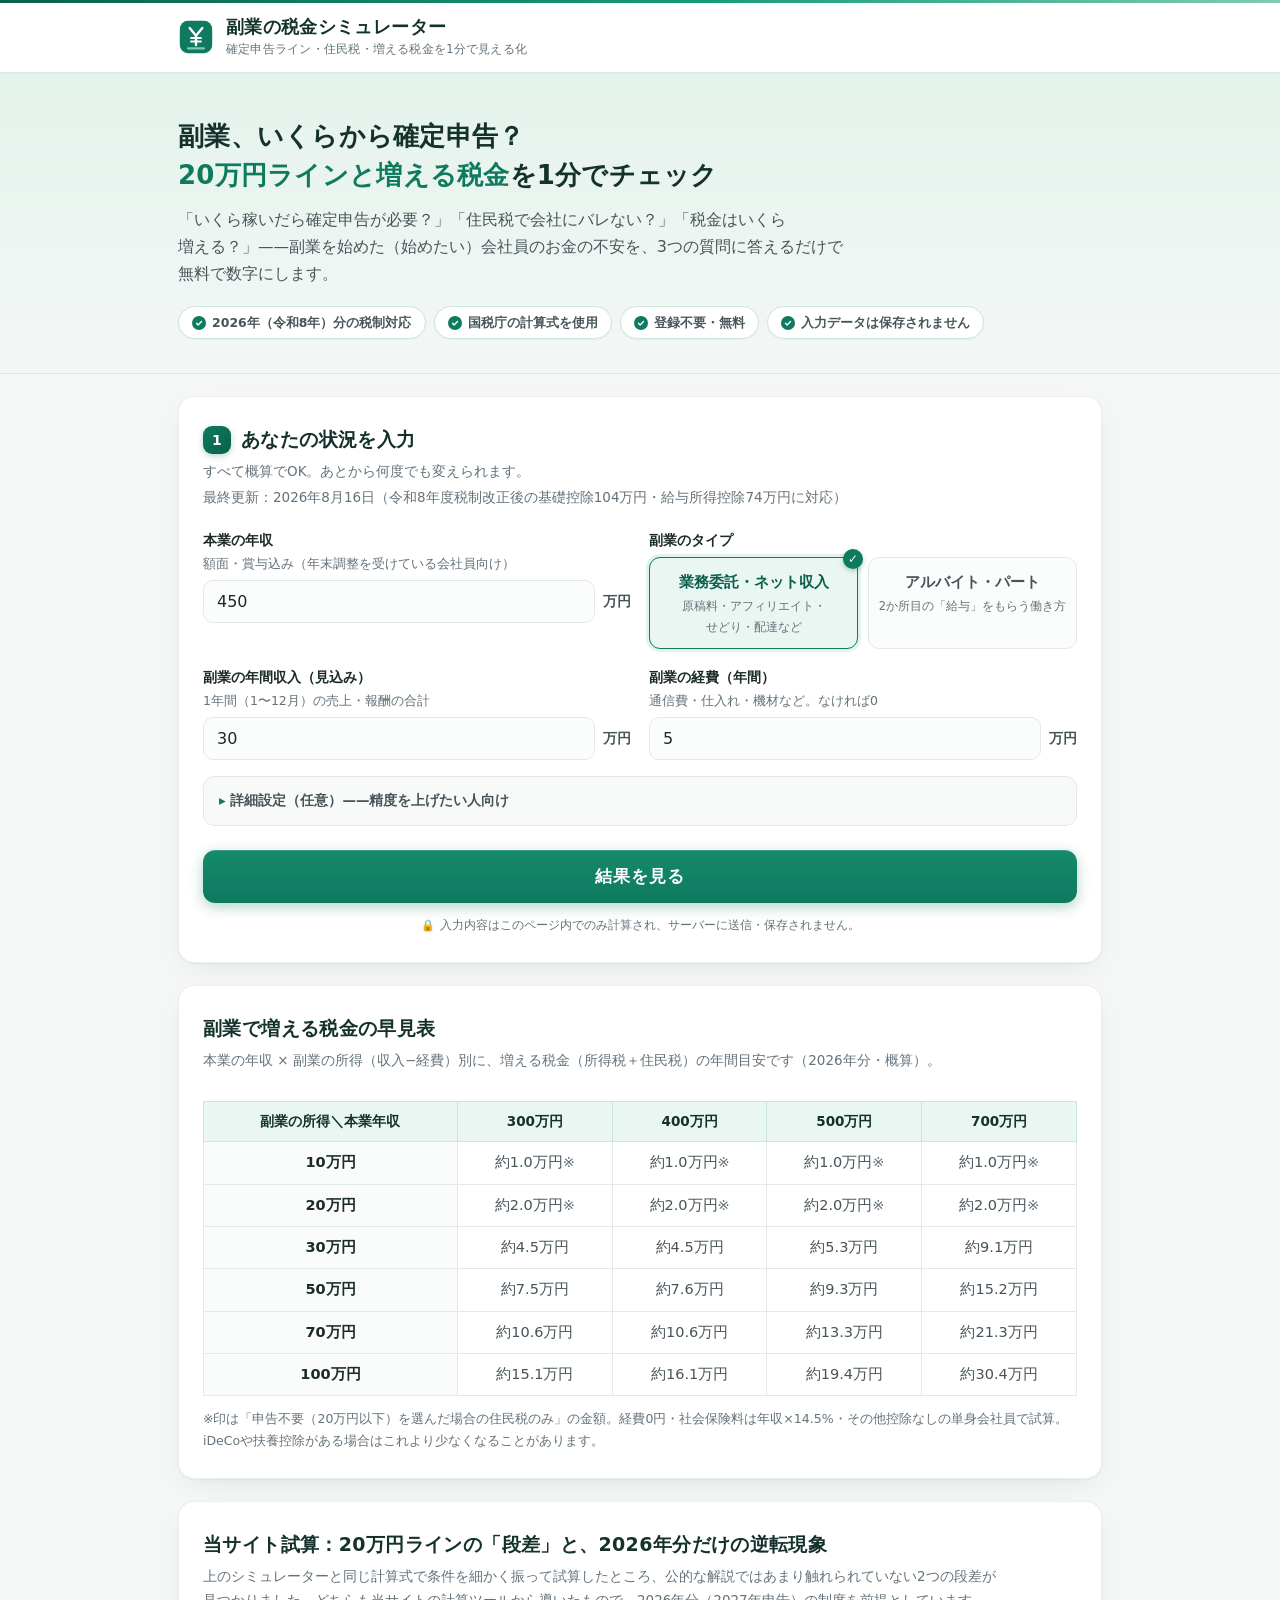
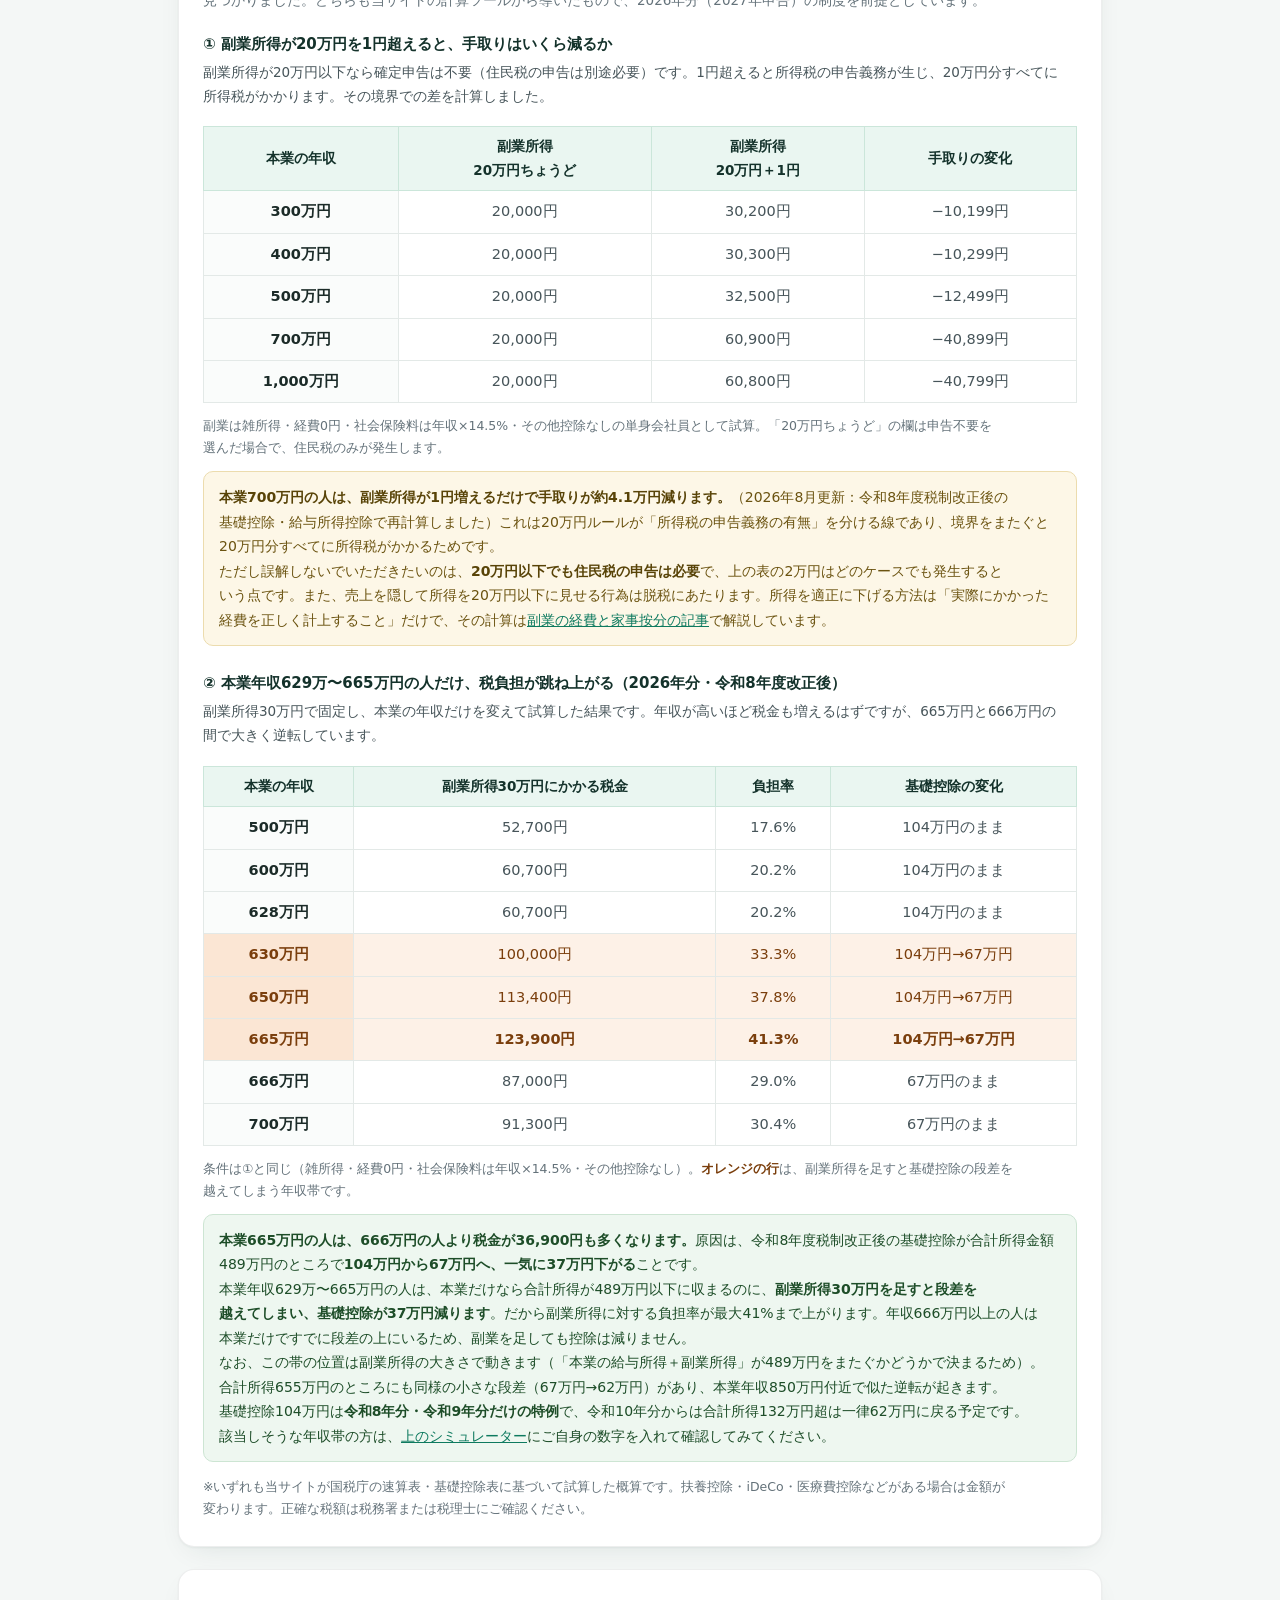
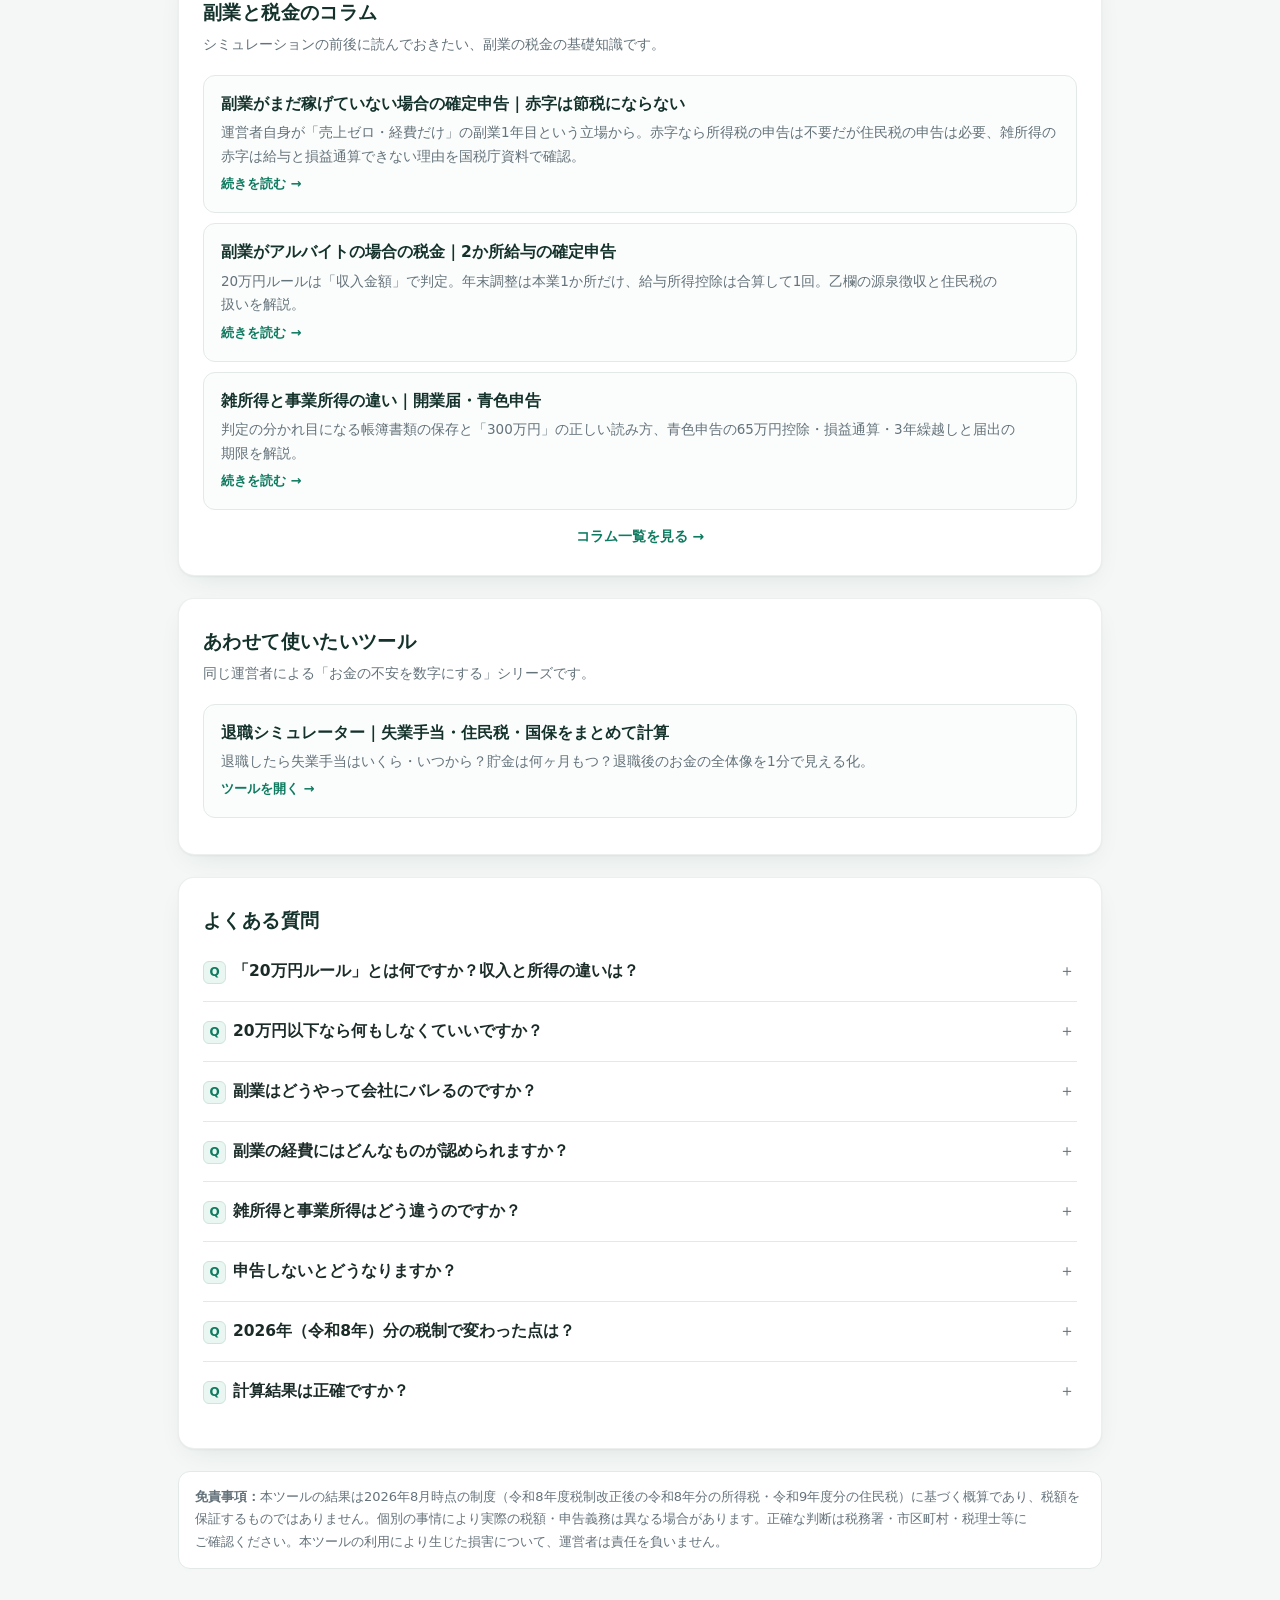
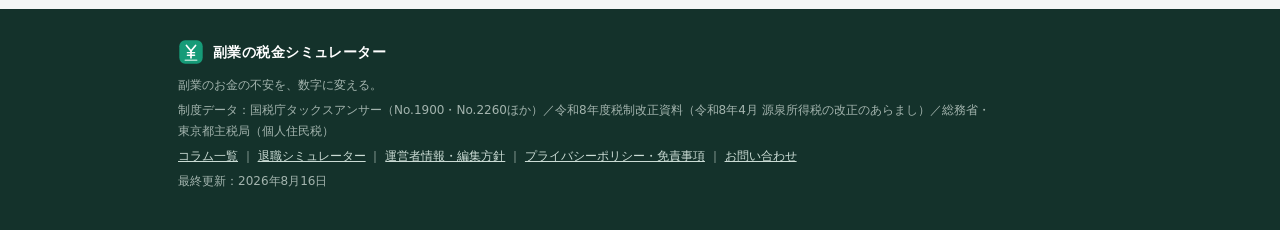
<file: index.html>
<!DOCTYPE html>
<html lang="ja">
<head>
<meta charset="UTF-8">
<meta name="viewport" content="width=device-width, initial-scale=1.0">
<!-- Google tag (gtag.js) -->
<script async src="https://www.googletagmanager.com/gtag/js?id=G-FH1NG08BVZ"></script>
<script>
  window.dataLayer = window.dataLayer || [];
  function gtag(){dataLayer.push(arguments);}
  gtag('js', new Date());
  gtag('config', 'G-FH1NG08BVZ');
</script>
<link rel="icon" type="image/svg+xml" href="/favicon.svg">
<link rel="icon" type="image/png" sizes="32x32" href="/favicon-32.png">
<link rel="apple-touch-icon" href="/apple-touch-icon.png">
<script async src="https://pagead2.googlesyndication.com/pagead/js/adsbygoogle.js?client=ca-pub-9132302948928758" crossorigin="anonymous"></script>
<meta name="google-site-verification" content="DunBZd6oN5OOZQ6dy9LXV31ImspJUU5poFryVpcuweo">
<title>副業の確定申告ライン計算ツール｜20万円ルール・住民税・増える税金を1分でチェック【2026年版】</title>
<meta name="description" content="副業はいくら稼いだら確定申告が必要？20万円ルールの判定、住民税で会社にバレないための手順、副業で増える所得税・住民税の金額を無料でシミュレーション。2026年（令和8年）分の税制（令和8年度税制改正後の基礎控除104万円・給与所得控除74万円）に対応。">
<link rel="canonical" href="https://fukugyou-sim.com/">
<meta property="og:url" content="https://fukugyou-sim.com/">
<meta property="og:image" content="https://fukugyou-sim.com/ogp.png">
<meta property="og:title" content="副業の確定申告ライン計算ツール｜20万円ライン・住民税・増える税金を1分でチェック">
<meta property="og:description" content="「いくらから確定申告？」「会社にバレる？」「税金はいくら増える？」を無料で見える化。2026年（令和8年）分の税制対応。">
<meta property="og:type" content="website">
<meta name="twitter:card" content="summary_large_image">
<script type="application/ld+json">
{
  "@context": "https://schema.org",
  "@type": "FAQPage",
  "mainEntity": [
    {
      "@type": "Question",
      "name": "副業はいくらから確定申告が必要ですか？（20万円ルール）",
      "acceptedAnswer": {"@type": "Answer", "text": "年末調整を受けている会社員の場合、給与・退職金以外の所得（収入から経費を引いた金額）が年間20万円を超えると所得税の確定申告が必要です（国税庁タックスアンサーNo.1900）。判定は「収入」ではなく「所得」で行うのがポイントです。ただし副業がアルバイトなど給与の場合は、経費を引かない「収入金額」で20万円を判定します。"}
    },
    {
      "@type": "Question",
      "name": "副業所得が20万円以下なら何もしなくていいですか？",
      "acceptedAnswer": {"@type": "Answer", "text": "いいえ。20万円ルールで不要になるのは所得税の確定申告だけです。住民税には20万円以下の申告免除がないため、お住まいの市区町村へ住民税の申告が別途必要です。また、医療費控除やふるさと納税（ワンストップ特例を使わない場合）などで確定申告をする場合は、20万円以下の副業所得もあわせて申告する必要があります。"}
    },
    {
      "@type": "Question",
      "name": "副業は住民税で会社にバレますか？対策はありますか？",
      "acceptedAnswer": {"@type": "Answer", "text": "会社は従業員の住民税を給与から天引き（特別徴収）しており、市区町村から会社に届く税額決定通知の金額が同僚より不自然に多いと、副業を推測されることがあります。業務委託やネット収入など給与以外の副業なら、確定申告書第二表の「住民税に関する事項」で「自分で納付（普通徴収）」に○を付ければ、副業分の住民税は自宅に納付書が届き、会社への通知額は本業分のみになります。ただし副業がアルバイト（給与）の場合、給与分は普通徴収を選べないため、この方法は使えません。"}
    },
    {
      "@type": "Question",
      "name": "副業の経費にはどんなものが認められますか？",
      "acceptedAnswer": {"@type": "Answer", "text": "副業収入を得るために直接かかった費用が必要経費になります。例：仕入代金、サーバー・ドメイン代、通信費、書籍・教材費、打ち合わせの交通費、機材・消耗品など。自宅の家賃や電気代は、業務で使う割合分だけを按分して計上します。領収書やレシートは保存しておきましょう。"}
    },
    {
      "@type": "Question",
      "name": "確定申告をしないとどうなりますか？",
      "acceptedAnswer": {"@type": "Answer", "text": "申告義務があるのに期限までに申告しないと、本来の税額に加えて無申告加算税（原則、税額50万円までは15%、50万円超300万円以下の部分は20%、300万円超の部分は30%。税務調査の通知前に自主的に申告すれば5%に軽減）と延滞税がかかります。支払調書やインターネット取引の記録などから税務署に把握されるケースは珍しくありません。"}
    }
  ]
}
</script>
<script type="application/ld+json">
{
  "@context": "https://schema.org",
  "@type": "WebApplication",
  "name": "副業の税金シミュレーター",
  "url": "https://fukugyou-sim.com/",
  "description": "副業の確定申告が必要になる20万円ラインの判定、副業で増える所得税・住民税、住民税で会社にバレないための普通徴収の手順を無料で計算できるWebツール。2026年（令和8年）分の税制に対応。",
  "applicationCategory": "FinanceApplication",
  "operatingSystem": "Web",
  "inLanguage": "ja",
  "isAccessibleForFree": true,
  "offers": {"@type": "Offer", "price": "0", "priceCurrency": "JPY"},
  "featureList": [
    "確定申告の要否判定（20万円ルール・雑所得とアルバイト給与の両対応）",
    "副業で増える所得税・復興特別所得税・住民税の計算",
    "住民税を自分で納付（普通徴収）にする手順の案内",
    "本業年収×副業所得別の税額早見表"
  ],
  "creator": {"@type": "Person", "name": "副業の税金シミュレーター運営者"},
  "dateModified": "2026-08-16"
}
</script>
<style>
  :root{
    --page:#f4f7f6;
    --surface:#ffffff;
    --ink:#1b2b28;
    --ink-2:#47555a;
    --muted:#64727a;
    --grid:#e3e9e7;
    --baseline:#c3cecb;
    --border:rgba(27,43,40,0.08);
    --navy:#14322b;
    --accent:#0e7a5f;
    --accent-strong:#0a614b;
    --accent-soft:#eaf6f1;
    --accent-line:#cbe6da;
    --bar:#169b78;
    --good:#0f7b33;
    --good-soft:#eef7f0;
    --good-line:#cde5d3;
    --critical:#c43d3d;
    --warning-bg:#fdf7e7;
    --warning-border:#ecdcae;
    --warning-ink:#6b5310;
    --shadow-card:0 1px 2px rgba(20,50,43,.05), 0 10px 30px -12px rgba(20,50,43,.12);
  }
  *{margin:0;padding:0;box-sizing:border-box;}
  html{scroll-behavior:smooth;}
  body{
    font-family:system-ui,-apple-system,"Segoe UI","Hiragino Kaku Gothic ProN","Hiragino Sans","Yu Gothic UI",sans-serif;
    background:var(--page);color:var(--ink);line-height:1.75;
    -webkit-font-smoothing:antialiased;
  }
  a{color:var(--accent);}
  /* 日本語を文節単位で改行し、行末に1〜2文字だけ残る折り返しを防ぐ（対応ブラウザのみ有効・非対応でも従来どおり表示） */
  body{word-break:auto-phrase;overflow-wrap:break-word;}
  table{word-break:normal;}
  h1,h2,h3,summary,.a-title{text-wrap:balance;}
  p,li,.a,.sub,.alert,.goodnote,.a-desc{text-wrap:pretty;}
  .faq .a{word-break:normal;}
  .wrap{max-width:960px;margin:0 auto;padding:0 18px;}

  /* ===== ヘッダー ===== */
  header.site{
    background:var(--surface);
    border-bottom:1px solid var(--grid);
    box-shadow:0 1px 0 rgba(20,50,43,.03);
    position:relative;
  }
  header.site::before{
    content:"";display:block;height:3px;
    background:linear-gradient(90deg,var(--accent-strong),var(--bar) 55%,#7fcbb4);
  }
  header.site .wrap{display:flex;align-items:center;gap:12px;padding-top:13px;padding-bottom:13px;}
  .logo-mark{flex:none;width:36px;height:36px;}
  .logo-text .logo{font-weight:700;font-size:17.5px;letter-spacing:.02em;color:var(--navy);line-height:1.3;}
  .logo-text .logo-sub{font-size:11.5px;color:var(--muted);letter-spacing:.02em;}

  /* ===== ヒーロー ===== */
  .hero-band{
    background:linear-gradient(180deg,#e4f3ec 0%, #edf5f1 55%, var(--page) 100%);
    border-bottom:1px solid rgba(14,122,95,.06);
  }
  .hero{padding:44px 0 34px;}
  .hero h1{
    font-size:26px;line-height:1.5;letter-spacing:.01em;color:var(--navy);
    font-weight:700;
  }
  .hero h1 .accent-line{color:var(--accent);}
  .hero p.lead{margin-top:12px;color:var(--ink-2);font-size:15.5px;max-width:680px;}
  .hero .badges{margin-top:18px;display:flex;flex-wrap:wrap;gap:8px;}
  .badge{
    display:inline-flex;align-items:center;gap:6px;
    font-size:12.5px;background:var(--surface);color:var(--ink-2);
    border:1px solid var(--accent-line);
    border-radius:999px;padding:4.5px 13px;font-weight:600;
    box-shadow:0 1px 2px rgba(20,50,43,.04);
  }
  .badge::before{
    content:"";flex:none;width:14px;height:14px;border-radius:50%;
    background:var(--accent) url('data:image/svg+xml;utf8,<svg xmlns="http://www.w3.org/2000/svg" viewBox="0 0 16 16"><path d="M4 8.5l2.6 2.6L12 5.5" fill="none" stroke="white" stroke-width="2.2" stroke-linecap="round" stroke-linejoin="round"/></svg>') center/10px no-repeat;
  }

  /* ===== カード ===== */
  .card{
    background:var(--surface);border:1px solid var(--border);border-radius:16px;
    padding:26px 24px;margin:22px 0;
    box-shadow:var(--shadow-card);
  }
  @media(max-width:560px){.card{padding:22px 18px;}}
  .card h2{
    font-size:19px;margin-bottom:4px;display:flex;align-items:center;gap:10px;
    color:var(--navy);letter-spacing:.02em;
  }
  .card h2 .num{
    background:linear-gradient(135deg,var(--accent),var(--accent-strong));
    color:#fff;border-radius:9px;width:28px;height:28px;
    display:inline-flex;align-items:center;justify-content:center;font-size:14px;flex:none;
    box-shadow:0 2px 6px rgba(14,122,95,.3);
  }
  .card .sub{font-size:13.5px;color:var(--muted);margin-bottom:18px;}

  /* ===== フォーム ===== */
  form .grid{display:grid;grid-template-columns:1fr 1fr;gap:16px 18px;}
  @media(max-width:560px){form .grid{grid-template-columns:1fr;}}
  .field label{display:block;font-size:14px;font-weight:700;margin-bottom:5px;color:var(--ink);}
  .field .hint{font-weight:400;color:var(--muted);font-size:12.5px;display:block;margin-top:1px;}
  .field .inputrow{display:flex;align-items:center;gap:8px;}
  input[type=number],select{
    width:100%;padding:11px 13px;font-size:16px;border:1.5px solid var(--grid);
    border-radius:10px;background:#fbfdfc;color:var(--ink);font-family:inherit;
    transition:border-color .15s, box-shadow .15s, background .15s;
  }
  input[type=number]:hover,select:hover{border-color:var(--baseline);}
  input[type=number]:focus,select:focus{
    outline:none;border-color:var(--accent);background:#fff;
    box-shadow:0 0 0 3px rgba(22,155,120,.15);
  }
  .unit{font-size:14px;color:var(--ink-2);flex:none;font-weight:600;}
  .radio-group{display:flex;gap:10px;}
  .radio-group label{
    flex:1;border:1.5px solid var(--grid);border-radius:11px;padding:11px 8px;
    text-align:center;font-size:15px;font-weight:700;cursor:pointer;background:#fbfdfc;
    display:flex;flex-direction:column;gap:1px;margin:0;color:var(--ink-2);
    transition:all .15s;position:relative;
  }
  .radio-group label small{font-weight:400;font-size:11.5px;color:var(--muted);}
  .radio-group input{display:none;}
  .radio-group label.on{
    border-color:var(--accent);background:var(--accent-soft);color:var(--accent-strong);
    box-shadow:0 0 0 3px rgba(22,155,120,.12);
  }
  .radio-group label.on::after{
    content:"✓";position:absolute;top:-9px;right:-6px;
    width:20px;height:20px;border-radius:50%;background:var(--accent);color:#fff;
    font-size:12px;line-height:20px;font-weight:700;
    box-shadow:0 2px 5px rgba(14,122,95,.35);
  }
  details.adv{
    grid-column:1/-1;background:#f7faf9;border:1px solid var(--grid);border-radius:11px;
    padding:12px 15px;
  }
  details.adv summary{cursor:pointer;font-weight:700;font-size:13.5px;color:var(--ink-2);list-style:none;}
  details.adv summary::-webkit-details-marker{display:none;}
  details.adv summary::before{content:"▸ ";color:var(--accent);}
  details.adv[open] summary::before{content:"▾ ";}
  details.adv .grid2{display:grid;grid-template-columns:1fr 1fr;gap:14px 18px;margin-top:12px;}
  @media(max-width:560px){details.adv .grid2{grid-template-columns:1fr;}}
  .btn{
    display:block;width:100%;margin-top:24px;padding:15px;font-size:17px;font-weight:700;
    background:linear-gradient(180deg,#158a6b,var(--accent));color:#fff;border:none;border-radius:12px;cursor:pointer;
    font-family:inherit;letter-spacing:.06em;
    box-shadow:0 4px 14px rgba(14,122,95,.32), inset 0 1px 0 rgba(255,255,255,.18);
    transition:transform .12s, box-shadow .12s, filter .12s;
  }
  .btn:hover{filter:brightness(1.06);transform:translateY(-1px);box-shadow:0 6px 18px rgba(14,122,95,.38), inset 0 1px 0 rgba(255,255,255,.18);}
  .btn:active{transform:translateY(0);}
  .privacy-note{
    margin-top:12px;font-size:12px;color:var(--muted);text-align:center;
    display:flex;align-items:center;justify-content:center;gap:5px;
  }
  .privacy-note::before{content:"🔒";font-size:11px;}

  /* ===== 結果 ===== */
  #results{display:none;}
  .hero-figure{text-align:center;padding:10px 0 6px;}
  .hero-figure .label{font-size:14.5px;color:var(--ink-2);font-weight:700;letter-spacing:.03em;}
  .hero-figure .value{
    font-size:38px;font-weight:700;line-height:1.35;letter-spacing:.01em;color:var(--navy);
  }
  .hero-figure .value.need{color:var(--critical);}
  .hero-figure .value.free{color:var(--good);}
  .hero-figure .note{
    display:inline-block;font-size:14px;margin-top:6px;font-weight:700;
    border-radius:999px;padding:5px 16px;
  }
  .hero-figure .note.ok{color:var(--good);background:var(--good-soft);border:1px solid var(--good-line);}
  .hero-figure .note.warn{color:var(--critical);background:#fbeeee;border:1px solid #edcece;}
  .hero-figure .note.mid{color:var(--ink-2);background:#f1f4f3;border:1px solid var(--grid);}

  /* 20万円ラインメーター：ラインの位置を縦線で示し、超えた分は別の色で見せる */
  .line-meter{max-width:560px;margin:22px auto 4px;}
  .line-meter .track{position:relative;}
  .line-meter .bar{
    position:relative;height:16px;border-radius:999px;background:#eef1f0;border:1px solid var(--grid);
    overflow:hidden;box-shadow:inset 0 1px 2px rgba(20,50,43,.06);
  }
  .line-meter .fill{
    position:absolute;left:0;top:0;bottom:0;width:0;border-radius:0 999px 999px 0;
    background:linear-gradient(90deg,#31b58d,var(--accent));
    transition:width .5s ease;
  }
  .line-meter .fill.joined{border-radius:0;}
  .line-meter .fill-over{
    position:absolute;top:0;bottom:0;width:0;border-radius:0 999px 999px 0;
    background:linear-gradient(90deg,#e0913c,var(--critical));
    transition:width .5s ease,left .5s ease;
  }
  .line-meter .mark{
    position:absolute;top:-6px;bottom:-6px;width:3px;margin-left:-1.5px;
    background:var(--navy);border-radius:2px;transition:left .5s ease;
  }
  .line-meter .labels{position:relative;height:20px;margin-top:8px;font-size:12.5px;font-weight:600;color:var(--muted);}
  .line-meter .labels span{position:absolute;top:0;white-space:nowrap;}
  .line-meter .labels .goal{color:var(--navy);transform:translateX(-50%);transition:left .5s ease;}

  .stat-grid{display:grid;grid-template-columns:1fr 1fr;gap:12px;margin-top:16px;}
  @media(min-width:720px){.stat-grid{grid-template-columns:1fr 1fr 1fr;}}
  .stat{
    border:1px solid var(--grid);border-left:3px solid var(--accent);
    border-radius:10px;padding:12px 14px;background:#fbfdfc;
  }
  .stat .k{font-size:12.5px;color:var(--muted);font-weight:600;}
  .stat .v{font-size:21px;font-weight:700;margin-top:2px;color:var(--navy);}
  .stat .v small{font-size:12px;font-weight:600;color:var(--ink-2);}
  @media(max-width:719px){.stat.span-sm{grid-column:1/-1;}}

  /* 税額の結論：増える税金と手取りを主役として大きく見せる */
  .tax-hero{display:grid;grid-template-columns:1fr 1fr;gap:12px;margin-top:16px;}
  .th-item{border-radius:12px;padding:16px 18px;border:1px solid var(--grid);}
  .th-tax{background:#fdf6ee;border-color:#f1dcc4;}
  .th-net{background:var(--accent-soft);border-color:var(--accent-line);}
  .th-k{font-size:13.5px;font-weight:700;color:var(--ink-2);}
  .th-v{font-size:34px;font-weight:700;line-height:1.3;margin-top:2px;letter-spacing:.01em;font-variant-numeric:tabular-nums;}
  .th-tax .th-v{color:#9a4d0c;}
  .th-net .th-v{color:var(--accent-strong);}
  .th-v small{font-size:16px;margin-left:3px;}
  .th-sub{font-size:13.5px;color:var(--ink-2);margin-top:6px;font-variant-numeric:tabular-nums;}
  .th-when{display:block;font-size:12px;color:var(--muted);margin-top:2px;}
  @media(max-width:560px){.tax-hero{grid-template-columns:1fr;} .th-v{font-size:30px;}}

  .alert{
    background:var(--warning-bg);border:1px solid var(--warning-border);
    border-radius:10px;padding:13px 15px;font-size:14px;margin-top:12px;color:var(--warning-ink);
  }
  .alert strong{color:#584307;}
  .alert.danger{background:#fbeeee;border-color:#edcece;color:#7c2626;}
  .alert.danger strong{color:#7c2626;}
  .goodnote{
    background:var(--good-soft);border:1px solid var(--good-line);border-radius:10px;
    padding:13px 15px;font-size:14px;margin-top:12px;color:#1d4d28;
  }

  /* 収入の内訳バー */
  .break-bar{display:flex;border-radius:9px;overflow:hidden;height:40px;border:1px solid var(--grid);margin-top:16px;box-shadow:inset 0 1px 2px rgba(20,50,43,.04);}
  .bk{display:flex;align-items:center;justify-content:center;font-size:12px;font-weight:700;white-space:nowrap;overflow:hidden;padding:0 4px;}
  .bk.exp{background:#edeff3;color:var(--ink-2);}
  .bk.tax{background:#f7e3ce;color:#7a4c12;}
  .bk.net{background:linear-gradient(180deg,#ddf0e7,#cde8dc);color:var(--accent-strong);}
  .bk-legend{display:none;font-size:12.5px;color:var(--ink-2);margin-top:8px;line-height:1.9;}
  .bk-legend .sw{display:inline-block;width:10px;height:10px;border-radius:3px;margin:0 4px 0 10px;vertical-align:-1px;}
  .bk-note{font-size:12.5px;color:var(--muted);margin-top:8px;}
  @media(max-width:560px){
    .bk{font-size:0;}
    .bk-legend{display:block;}
  }

  /* ステップ */
  .steps{counter-reset:s;margin-top:8px;}
  .steps li{list-style:none;position:relative;padding:10px 0 10px 40px;font-size:15px;color:var(--ink-2);}
  .steps li strong{color:var(--ink);}
  .steps li::before{
    counter-increment:s;content:counter(s);
    position:absolute;left:0;top:10px;width:26px;height:26px;border-radius:50%;
    background:var(--accent-soft);border:1px solid var(--accent-line);
    color:var(--accent-strong);font-weight:700;text-align:center;line-height:25px;font-size:13px;
  }

  /* ===== ヒント ===== */
  .tips li{margin:10px 0;font-size:15px;list-style:none;padding-left:30px;position:relative;color:var(--ink-2);}
  .tips li strong{color:var(--ink);}
  .tips li::before{
    content:"✓";position:absolute;left:0;top:3.5px;
    width:19px;height:19px;border-radius:50%;
    background:var(--accent-soft);color:var(--accent);border:1px solid var(--accent-line);
    font-size:11px;line-height:18px;text-align:center;font-weight:700;
  }

  /* ===== シェア ===== */
  .share-row{display:flex;align-items:center;gap:10px;flex-wrap:wrap;margin-top:18px;padding-top:16px;border-top:1px solid var(--grid);}
  .share-row .s-label{font-size:13px;font-weight:700;color:var(--ink-2);}
  .share-btn{
    display:inline-flex;align-items:center;gap:6px;padding:8px 16px;border-radius:999px;
    font-size:13px;font-weight:700;text-decoration:none;cursor:pointer;border:none;font-family:inherit;
    transition:filter .15s, transform .12s;
  }
  .share-btn:hover{filter:brightness(1.08);transform:translateY(-1px);}
  .share-btn.x{background:#0f1419;color:#fff;}
  .share-btn.line{background:#06c755;color:#fff;}
  .share-btn.copy{background:var(--accent-soft);color:var(--accent-strong);border:1px solid var(--accent-line);}

  /* ===== 早見表 ===== */
  table.quick{width:100%;border-collapse:collapse;margin:10px 0 4px;font-size:14.5px;text-align:center;}
  table.quick th{background:var(--accent-soft);color:var(--navy);font-weight:700;padding:8px 6px;border:1px solid var(--accent-line);font-size:13.5px;}
  table.quick td{padding:8px 6px;border:1px solid var(--grid);color:var(--ink-2);font-variant-numeric:tabular-nums;white-space:nowrap;}
  table.quick td:first-child{font-weight:700;color:var(--ink);background:#fafcfb;}
  table.quick tr.zone td{background:#fdf1e7;color:#7a3e0c;}
  table.quick tr.zone td:first-child{background:#fbe6d4;}
  table.quick tr.zone.peak td{font-weight:700;}
  .quick-note{font-size:12.5px;color:var(--muted);margin-top:8px;}
  .quick-wrap{overflow-x:auto;}
  /* 数値が折り返さないよう最小幅を確保し、狭い画面では横スクロールさせる */
  table.quick.wide{min-width:560px;}
  table.quick.wide th,table.quick.wide td{white-space:nowrap;}
  .scroll-hint{display:none;font-size:11.5px;color:var(--muted);margin-top:5px;}
  @media(max-width:620px){.scroll-hint{display:block;}}

  /* ===== 関連ツール ===== */
  .article-more{display:block;text-align:center;font-size:14px;font-weight:700;margin-top:14px;text-decoration:none;}
  .article-more:hover{text-decoration:underline;}
  .article-list a{
    display:block;padding:15px 17px;border:1px solid var(--grid);border-radius:12px;
    margin:10px 0;text-decoration:none;background:#fbfdfc;
    transition:border-color .15s, background .15s;
  }
  .article-list a:hover{border-color:var(--accent-line);background:var(--accent-soft);}
  .article-list .a-title{font-size:15.5px;font-weight:700;color:var(--navy);}
  .article-list .a-desc{font-size:13.5px;color:var(--muted);margin-top:3px;}
  .article-list .a-more{font-size:13px;font-weight:700;color:var(--accent);margin-top:5px;display:inline-block;}

  /* ===== FAQ ===== */
  .faq details{border-bottom:1px solid var(--grid);padding:4px 0;}
  .faq details:last-of-type{border-bottom:none;}
  .faq summary{
    cursor:pointer;font-weight:700;font-size:15.5px;padding:12px 0;list-style:none;
    position:relative;padding-left:30px;padding-right:26px;color:var(--ink);
  }
  .faq summary::-webkit-details-marker{display:none;}
  .faq summary::before{
    content:"Q";position:absolute;left:0;top:15px;
    width:21px;height:21px;border-radius:6px;background:var(--accent-soft);color:var(--accent);
    border:1px solid var(--accent-line);
    font-size:12px;line-height:20px;text-align:center;font-weight:700;
  }
  .faq summary::after{content:"＋";position:absolute;right:2px;color:var(--muted);font-weight:400;}
  .faq details[open] summary::after{content:"−";}
  .faq .a{font-size:15px;color:var(--ink-2);padding:0 0 16px 30px;}

  details.basis{margin-top:16px;font-size:13.5px;color:var(--ink-2);
    background:#f7faf9;border:1px solid var(--grid);border-radius:10px;padding:12px 15px;}
  details.basis summary{cursor:pointer;font-weight:700;color:var(--ink-2);font-size:13.5px;}
  details.basis ul{margin:10px 0 4px 18px;}
  details.basis li{margin:5px 0;}

  /* ===== フッター・免責 ===== */
  .disclaimer{
    font-size:13px;color:var(--muted);background:var(--surface);
    border:1px solid var(--grid);border-radius:12px;padding:14px 16px;margin-top:20px;
  }
  footer.site{
    margin-top:40px;background:var(--navy);
    padding:30px 0 34px;font-size:12px;color:#a3b4ae;
  }
  footer.site .f-logo{display:flex;align-items:center;gap:9px;margin-bottom:10px;}
  footer.site .f-logo svg{width:26px;height:26px;}
  footer.site .f-logo b{color:#fff;font-size:14px;letter-spacing:.03em;}
  footer.site p{margin:4px 0;}
  footer.site a{color:#cbdcd5;}

  /* ===== スマホ最適化 ===== */
  @media(max-width:560px){
    .hero{padding:32px 0 26px;}
    .hero h1{font-size:21.5px;}
    .hero p.lead{font-size:14.5px;}
    .badge{font-size:11px;padding:4px 11px;}
    .card h2{font-size:17.5px;}
    .hero-figure .value{font-size:28px;}
    .hero-figure .note{font-size:13px;padding:4px 13px;}
    .stat{padding:10px 11px;}
    .stat .v{font-size:17.5px;}
    .stat .v small{font-size:11px;}
    .btn{font-size:16px;}
    .steps li{font-size:14px;}
    .steps li::before{top:9px;}
  }
  @media(max-width:374px){
    .stat-grid{grid-template-columns:1fr;}
    .logo-text .logo-sub{font-size:10px;}
  }
</style>
</head>
<body>

<header class="site">
  <div class="wrap">
    <svg class="logo-mark" viewBox="0 0 40 40" aria-hidden="true">
      <rect x="2" y="2" width="36" height="36" rx="9" fill="#0e7a5f"/>
      <path d="M13 10 L20 18.5 L27 10" fill="none" stroke="#fff" stroke-width="2.6" stroke-linecap="round" stroke-linejoin="round"/>
      <path d="M20 18.5 V29" fill="none" stroke="#fff" stroke-width="2.6" stroke-linecap="round"/>
      <path d="M14.5 21 H25.5 M14.5 25 H25.5" fill="none" stroke="#fff" stroke-width="2.2" stroke-linecap="round"/>
      <rect x="10" y="31.4" width="20" height="2.4" rx="1.2" fill="#7fcbb4"/>
    </svg>
    <div class="logo-text">
      <div class="logo">副業の税金シミュレーター</div>
      <div class="logo-sub">確定申告ライン・住民税・増える税金を1分で見える化</div>
    </div>
  </div>
</header>

<div class="hero-band">
  <div class="wrap">
    <section class="hero">
      <h1>副業、いくらから確定申告？<br><span class="accent-line">20万円ラインと増える税金</span>を1分でチェック</h1>
      <p class="lead">「いくら稼いだら確定申告が必要？」「住民税で会社にバレない？」「税金はいくら増える？」——副業を始めた（始めたい）会社員のお金の不安を、3つの質問に答えるだけで無料で数字にします。</p>
      <div class="badges">
        <span class="badge">2026年（令和8年）分の税制対応</span>
        <span class="badge">国税庁の計算式を使用</span>
        <span class="badge">登録不要・無料</span>
        <span class="badge">入力データは保存されません</span>
      </div>
    </section>
  </div>
</div>

<div class="wrap">

  <section class="card">
    <h2><span class="num">1</span>あなたの状況を入力</h2>
    <p class="sub">すべて概算でOK。あとから何度でも変えられます。<span style="display:block;margin-top:2px;">最終更新：2026年8月16日（令和8年度税制改正後の基礎控除104万円・給与所得控除74万円に対応）</span></p>
    <form id="form" onsubmit="return false;">
      <div class="grid">
        <div class="field">
          <label for="mainIncome">本業の年収 <span class="hint">額面・賞与込み（年末調整を受けている会社員向け）</span></label>
          <div class="inputrow"><input type="number" id="mainIncome" value="450" min="100" max="3000"><span class="unit">万円</span></div>
        </div>
        <div class="field">
          <label>副業のタイプ</label>
          <div class="radio-group" id="typeGroup">
            <label class="on"><input type="radio" name="sideType" value="misc" checked>業務委託・ネット収入<small>原稿料・アフィリエイト・せどり・配達など</small></label>
            <label><input type="radio" name="sideType" value="salary">アルバイト・パート<small>2か所目の「給与」をもらう働き方</small></label>
          </div>
        </div>
        <div class="field">
          <label for="sideIncome">副業の年間収入（見込み） <span class="hint">1年間（1〜12月）の売上・報酬の合計</span></label>
          <div class="inputrow"><input type="number" id="sideIncome" value="30" min="0" max="2000"><span class="unit">万円</span></div>
        </div>
        <div class="field" id="expenseField">
          <label for="expenses">副業の経費（年間） <span class="hint">通信費・仕入れ・機材など。なければ0</span></label>
          <div class="inputrow"><input type="number" id="expenses" value="5" min="0" max="2000"><span class="unit">万円</span></div>
        </div>
        <details class="adv">
          <summary>詳細設定（任意）——精度を上げたい人向け</summary>
          <div class="grid2">
            <div class="field">
              <label for="socialIns">社会保険料（年間） <span class="hint">給与明細の健康保険＋厚生年金＋雇用保険の合計。空欄なら年収×14.5%で自動概算</span></label>
              <div class="inputrow"><input type="number" id="socialIns" placeholder="自動" min="0" max="500"><span class="unit">万円</span></div>
            </div>
            <div class="field">
              <label for="extraDed">その他の所得控除（年間） <span class="hint">iDeCo・生命保険料控除・扶養控除など。なければ0</span></label>
              <div class="inputrow"><input type="number" id="extraDed" value="0" min="0" max="1000"><span class="unit">万円</span></div>
            </div>
          </div>
        </details>
      </div>
      <button class="btn" id="calcBtn">結果を見る</button>
      <p class="privacy-note">入力内容はこのページ内でのみ計算され、サーバーに送信・保存されません。</p>
    </form>
  </section>

  <!-- AdSense枠①：審査通過後にここへ広告コードを挿入 -->

  <div id="results">

    <section class="card">
      <div class="hero-figure">
        <div class="label">2026年（令和8年）分の判定</div>
        <div class="value" id="judgeValue">—</div>
        <div class="note" id="judgeNote"></div>
      </div>
      <div class="line-meter" aria-hidden="true">
        <div class="track">
          <div class="bar"><div class="fill" id="meterFill"></div><div class="fill-over" id="meterOver"></div></div>
          <div class="mark" id="meterMark"></div>
        </div>
        <div class="labels"><span id="meterZero">0円</span><span class="goal" id="meterGoal">20万円ライン</span></div>
      </div>
      <div class="stat-grid" id="judgeStats"></div>
      <div id="judgeAlerts"></div>
      <div class="share-row">
        <span class="s-label">このツールをシェア：</span>
        <a class="share-btn x" id="shareX" href="#" target="_blank" rel="noopener">𝕏 ポスト</a>
        <a class="share-btn line" id="shareLine" href="#" target="_blank" rel="noopener">LINEで送る</a>
        <button class="share-btn copy" id="copyUrlBtn">🔗 URLをコピー</button>
      </div>
    </section>

    <section class="card">
      <h2><span class="num">2</span>副業で増える税金と手取り</h2>
      <p class="sub" id="taxSub">本業のみの場合と比べて、税金がいくら増えるかの概算です。</p>
      <div id="taxNotes"></div>
      <div class="tax-hero" id="taxStats"></div>
      <div class="break-bar" id="breakBar"></div>
      <div class="bk-legend" id="bkLegend"></div>
      <p class="bk-note" id="bkNote"></p>
      <details class="basis">
        <summary>計算の前提と制度の根拠（2026年8月時点）</summary>
        <ul>
          <li>20万円ルール：国税庁タックスアンサーNo.1900「給与所得者で確定申告が必要な人」。給与・退職所得以外の所得合計が20万円超で申告が必要（副業が給与の場合は年末調整されない給与の「収入金額」で判定）。</li>
          <li>所得税：国税庁タックスアンサーNo.2260の速算表（5〜45%）＋復興特別所得税2.1%。課税所得は千円未満切捨て、税額は百円未満切捨て。</li>
          <li>基礎控除：<strong>令和8年度税制改正後</strong>の令和8年分の額（合計所得489万円以下104万円／655万円以下67万円／2,350万円以下62万円。2,350万円超は改正なし）。国税庁「令和8年4月 源泉所得税の改正のあらまし」による。</li>
          <li>給与所得控除：令和8年度税制改正後の表（<strong>最低保障74万円</strong>。給与収入220万円以下は一律74万円、220万円超は改正なし）。収入660万円未満は法定の別表第五ではなく計算式による概算です（差は最大でも千円程度）。</li>
          <li>住民税：所得割10%（基礎控除43万円・調整控除2,500円）で概算。均等割・森林環境税は副業の有無で変わらないため増加分には含みません。</li>
          <li>社会保険料：未入力の場合は本業年収×14.5%で概算。業務委託・ネット収入型の副業では社会保険料は増えません。</li>
          <li>2026年（令和8年）中の副業所得を、2027年2月16日〜3月15日に申告する前提です。住民税の増加分は2027年6月以降の請求に反映されます。</li>
        </ul>
      </details>
    </section>

    <section class="card">
      <h2><span class="num">3</span>会社にバレないためのポイント</h2>
      <p class="sub">会社が知るきっかけの大半は「住民税の通知額」です。仕組みを知って正しく対策しましょう。</p>
      <div id="bareContent"></div>
    </section>

    <section class="card">
      <h2><span class="num">4</span>いま準備しておくこと</h2>
      <ul class="tips" id="todoList"></ul>
    </section>

    <!-- AdSense枠②：審査通過後にここへ広告コードを挿入 -->

  </div>

  <section class="card">
    <h2>副業で増える税金の早見表</h2>
    <p class="sub">本業の年収 × 副業の所得（収入−経費）別に、増える税金（所得税＋住民税）の年間目安です（2026年分・概算）。</p>
    <div class="quick-wrap">
      <table class="quick" id="quickTable"></table>
    </div>
    <p class="quick-note">※印は「申告不要（20万円以下）を選んだ場合の住民税のみ」の金額。経費0円・社会保険料は年収×14.5%・その他控除なしの単身会社員で試算。iDeCoや扶養控除がある場合はこれより少なくなることがあります。</p>
  </section>

  <section class="card">
    <h2>当サイト試算：20万円ラインの「段差」と、2026年分だけの逆転現象</h2>
    <p class="sub">上のシミュレーターと同じ計算式で条件を細かく振って試算したところ、公的な解説ではあまり触れられていない2つの段差が見つかりました。どちらも当サイトの計算ツールから導いたもので、2026年分（2027年申告）の制度を前提としています。</p>

    <h3 style="font-size:15px;color:var(--navy);margin:10px 0 4px;">① 副業所得が20万円を1円超えると、手取りはいくら減るか</h3>
    <p style="font-size:13.5px;color:var(--ink-2);margin:4px 0 8px;">副業所得が20万円以下なら確定申告は不要（住民税の申告は別途必要）です。1円超えると所得税の申告義務が生じ、20万円分すべてに所得税がかかります。その境界での差を計算しました。</p>
    <div class="quick-wrap">
      <table class="quick wide">
        <tr><th>本業の年収</th><th>副業所得<br>20万円ちょうど</th><th>副業所得<br>20万円＋1円</th><th>手取りの変化</th></tr>
        <tr><td>300万円</td><td>20,000円</td><td>30,200円</td><td>−10,199円</td></tr>
        <tr><td>400万円</td><td>20,000円</td><td>30,300円</td><td>−10,299円</td></tr>
        <tr><td>500万円</td><td>20,000円</td><td>32,500円</td><td>−12,499円</td></tr>
        <tr><td>700万円</td><td>20,000円</td><td>60,900円</td><td>−40,899円</td></tr>
        <tr><td>1,000万円</td><td>20,000円</td><td>60,800円</td><td>−40,799円</td></tr>
      </table>
    </div>
    <p class="scroll-hint">← 表は横にスクロールできます</p>
    <p class="quick-note">副業は雑所得・経費0円・社会保険料は年収×14.5%・その他控除なしの単身会社員として試算。「20万円ちょうど」の欄は申告不要を選んだ場合で、住民税のみが発生します。</p>
    <div class="alert" style="margin-top:12px;">
      <strong>本業700万円の人は、副業所得が1円増えるだけで手取りが約4.1万円減ります。</strong>（2026年8月更新：令和8年度税制改正後の基礎控除・給与所得控除で再計算しました）これは20万円ルールが「所得税の申告義務の有無」を分ける線であり、境界をまたぐと20万円分すべてに所得税がかかるためです。<br>
      ただし誤解しないでいただきたいのは、<strong>20万円以下でも住民税の申告は必要</strong>で、上の表の2万円はどのケースでも発生するという点です。また、売上を隠して所得を20万円以下に見せる行為は脱税にあたります。所得を適正に下げる方法は「実際にかかった経費を正しく計上すること」だけで、その計算は<a href="./articles/fukugyou-keihi-kaji-anbun.html">副業の経費と家事按分の記事</a>で解説しています。
    </div>

    <h3 style="font-size:15px;color:var(--navy);margin:24px 0 4px;">② 本業年収629万〜665万円の人だけ、税負担が跳ね上がる（2026年分・令和8年度改正後）</h3>
    <p style="font-size:13.5px;color:var(--ink-2);margin:4px 0 8px;">副業所得30万円で固定し、本業の年収だけを変えて試算した結果です。年収が高いほど税金も増えるはずですが、665万円と666万円の間で大きく逆転しています。</p>
    <div class="quick-wrap">
      <table class="quick wide">
        <tr><th>本業の年収</th><th>副業所得30万円にかかる税金</th><th>負担率</th><th>基礎控除の変化</th></tr>
        <tr><td>500万円</td><td>52,700円</td><td>17.6%</td><td>104万円のまま</td></tr>
        <tr><td>600万円</td><td>60,700円</td><td>20.2%</td><td>104万円のまま</td></tr>
        <tr><td>628万円</td><td>60,700円</td><td>20.2%</td><td>104万円のまま</td></tr>
        <tr class="zone"><td>630万円</td><td>100,000円</td><td>33.3%</td><td>104万円→67万円</td></tr>
        <tr class="zone"><td>650万円</td><td>113,400円</td><td>37.8%</td><td>104万円→67万円</td></tr>
        <tr class="zone peak"><td>665万円</td><td>123,900円</td><td>41.3%</td><td>104万円→67万円</td></tr>
        <tr><td>666万円</td><td>87,000円</td><td>29.0%</td><td>67万円のまま</td></tr>
        <tr><td>700万円</td><td>91,300円</td><td>30.4%</td><td>67万円のまま</td></tr>
      </table>
    </div>
    <p class="scroll-hint">← 表は横にスクロールできます</p>
    <p class="quick-note">条件は①と同じ（雑所得・経費0円・社会保険料は年収×14.5%・その他控除なし）。<strong style="color:#7a3e0c;">オレンジの行</strong>は、副業所得を足すと基礎控除の段差を越えてしまう年収帯です。</p>
    <div class="goodnote" style="margin-top:12px;">
      <strong>本業665万円の人は、666万円の人より税金が36,900円も多くなります。</strong>原因は、令和8年度税制改正後の基礎控除が合計所得金額489万円のところで<strong>104万円から67万円へ、一気に37万円下がる</strong>ことです。<br>
      本業年収629万〜665万円の人は、本業だけなら合計所得が489万円以下に収まるのに、<strong>副業所得30万円を足すと段差を越えてしまい、基礎控除が37万円減ります</strong>。だから副業所得に対する負担率が最大41%まで上がります。年収666万円以上の人は本業だけですでに段差の上にいるため、副業を足しても控除は減りません。<br>
      なお、この帯の位置は副業所得の大きさで動きます（「本業の給与所得＋副業所得」が489万円をまたぐかどうかで決まるため）。合計所得655万円のところにも同様の小さな段差（67万円→62万円）があり、本業年収850万円付近で似た逆転が起きます。<br>
      基礎控除104万円は<strong>令和8年分・令和9年分だけの特例</strong>で、令和10年分からは合計所得132万円超は一律62万円に戻る予定です。該当しそうな年収帯の方は、<a href="#" onclick="document.querySelector('.hero-band').scrollIntoView({behavior:'smooth'});return false;">上のシミュレーター</a>にご自身の数字を入れて確認してみてください。
    </div>
    <p class="quick-note" style="margin-top:14px;">※いずれも当サイトが国税庁の速算表・基礎控除表に基づいて試算した概算です。扶養控除・iDeCo・医療費控除などがある場合は金額が変わります。正確な税額は税務署または税理士にご確認ください。</p>
  </section>

  <!-- コラム欄：最初の記事公開時に style="display:none" を外す。カードは最新3件まで（古いものから削除）、全記事は articles/ に載せる -->
  <section class="card" id="columns">
    <h2>副業と税金のコラム</h2>
    <p class="sub">シミュレーションの前後に読んでおきたい、副業の税金の基礎知識です。</p>
    <div class="article-list" id="columnList">
      <!-- 新しい記事カードはこのリストの先頭に追加する -->
      <a href="./articles/mada-kasegetenai-shinkoku.html">
        <div class="a-title">副業がまだ稼げていない場合の確定申告｜赤字は節税にならない</div>
        <div class="a-desc">運営者自身が「売上ゼロ・経費だけ」の副業1年目という立場から。赤字なら所得税の申告は不要だが住民税の申告は必要、雑所得の赤字は給与と損益通算できない理由を国税庁資料で確認。</div>
        <span class="a-more">続きを読む →</span>
      </a>
      <a href="./articles/fukugyou-arubaito-2kasho-kyuuyo.html">
        <div class="a-title">副業がアルバイトの場合の税金｜2か所給与の確定申告</div>
        <div class="a-desc">20万円ルールは「収入金額」で判定。年末調整は本業1か所だけ、給与所得控除は合算して1回。乙欄の源泉徴収と住民税の扱いを解説。</div>
        <span class="a-more">続きを読む →</span>
      </a>
      <a href="./articles/zatsu-shotoku-to-jigyou-shotoku.html">
        <div class="a-title">雑所得と事業所得の違い｜開業届・青色申告</div>
        <div class="a-desc">判定の分かれ目になる帳簿書類の保存と「300万円」の正しい読み方、青色申告の65万円控除・損益通算・3年繰越しと届出の期限を解説。</div>
        <span class="a-more">続きを読む →</span>
      </a>
    </div>
    <a class="article-more" href="./articles/">コラム一覧を見る →</a>
  </section>

  <section class="card">
    <h2>あわせて使いたいツール</h2>
    <p class="sub">同じ運営者による「お金の不安を数字にする」シリーズです。</p>
    <div class="article-list">
      <a href="https://taishoku-sim.com/" target="_blank" rel="noopener">
        <div class="a-title">退職シミュレーター｜失業手当・住民税・国保をまとめて計算</div>
        <div class="a-desc">退職したら失業手当はいくら・いつから？貯金は何ヶ月もつ？退職後のお金の全体像を1分で見える化。</div>
        <span class="a-more">ツールを開く →</span>
      </a>
    </div>
  </section>

  <section class="card faq">
    <h2>よくある質問</h2>
    <details>
      <summary>「20万円ルール」とは何ですか？収入と所得の違いは？</summary>
      <div class="a">年末調整を受けている会社員は、給与・退職金以外の「所得」が年20万円以下なら所得税の確定申告が不要という取り扱いです（国税庁タックスアンサーNo.1900）。ポイントは判定が「収入（売上）」ではなく「所得＝収入−必要経費」で行われること。収入が30万円でも経費が12万円あれば所得は18万円となり、申告不要のラインに収まります。ただし副業がアルバイトなど「給与」の場合は、経費を引かない収入金額で判定します。</div>
    </details>
    <details>
      <summary>20万円以下なら何もしなくていいですか？</summary>
      <div class="a">いいえ。不要になるのは<strong>所得税の確定申告だけ</strong>です。住民税には「20万円以下は申告不要」という制度がないため、お住まいの市区町村へ住民税の申告が別途必要です（確定申告をすれば市区町村に情報が回るので住民税申告は不要）。また、医療費控除や住宅ローン控除の1年目、ふるさと納税（ワンストップ特例を使わない場合）などで確定申告をするなら、20万円以下の副業所得もあわせて申告する必要があります。</div>
    </details>
    <details>
      <summary>副業はどうやって会社にバレるのですか？</summary>
      <div class="a">最も多いきっかけは住民税です。会社は従業員の住民税を給与天引き（特別徴収）しており、毎年5〜6月に市区町村から会社へ届く「税額決定通知」の金額が給与に比べて不自然に多いと、経理担当者が副業を推測できます。業務委託・ネット収入型の副業なら、申告時に住民税を「自分で納付（普通徴収）」にすれば会社への通知額は本業分のみになります。ほかには、同僚への雑談やSNSでの発信から伝わるケースも多いので注意しましょう。</div>
    </details>
    <details>
      <summary>副業の経費にはどんなものが認められますか？</summary>
      <div class="a">副業収入を得るために直接かかった費用です。例：仕入代金、サーバー・ドメイン代、通信費、書籍・教材費、打ち合わせの交通費、機材・消耗品費など。自宅の家賃や電気代は業務で使う割合分だけ按分して計上できます。領収書・レシートは保存しておきましょう（業務に係る雑所得で前々年の収入が300万円を超える人は保存が義務になります）。</div>
    </details>
    <details>
      <summary>雑所得と事業所得はどう違うのですか？</summary>
      <div class="a">会社員の副業は原則「雑所得」として申告します。国税庁の通達では、収入が年300万円以下で帳簿の記帳・保存がない場合などは原則雑所得と扱われます。「事業所得」として青色申告特別控除（最大65万円）や損益通算を使うには、帳簿付けに加えて、営利性・継続性など事業といえる実態が必要です。副業を本格化させたい人は帳簿付けから始めましょう。</div>
    </details>
    <details>
      <summary>申告しないとどうなりますか？</summary>
      <div class="a">申告義務があるのに期限（2026年分は2027年3月15日）までに申告しないと、本来の税額に加えて無申告加算税（原則、税額50万円までは15%、50万円超300万円以下の部分は20%、300万円超の部分は30%。税務調査の通知前に自主的に申告すれば5%に軽減）と延滞税がかかります。報酬の支払元が税務署に提出する支払調書や、ネット取引の記録から把握されるケースは珍しくありません。</div>
    </details>
    <details>
      <summary>2026年（令和8年）分の税制で変わった点は？</summary>
      <div class="a"><strong>2回の改正が続けて入っているので注意が必要です。</strong>令和7年度税制改正で基礎控除が一律48万円から所得に応じた額に、給与所得控除の最低保障が55万円から65万円になりました。さらに<strong>令和8年度税制改正（令和8年12月1日施行）で、令和8年分以後の基礎控除が最大104万円、給与所得控除の最低保障が74万円に引き上げられました</strong>。このツールは後者（最新）の令和8年分の数値で計算しています。なお基礎控除は合計所得489万円・655万円の区分をまたぐと控除額が下がる（104万円→67万円→62万円）ため、副業所得で区分を超えると税金が所得の増分以上に増えることがあります。その場合は結果画面でお知らせします。</div>
    </details>
    <details>
      <summary>計算結果は正確ですか？</summary>
      <div class="a">所得税は国税庁の速算表と令和8年分の控除額を使った概算です。社会保険料を自動概算にした場合や、扶養控除・住宅ローン控除など個別の事情がある場合は実際の税額と差が出ます。住民税は全国標準の税率10%で計算しており、自治体による差もあります。正確な金額は国税庁の確定申告書等作成コーナーや税務署・税理士にご確認ください。</div>
    </details>
  </section>

  <div class="disclaimer">
    <strong>免責事項：</strong>本ツールの結果は2026年8月時点の制度（令和8年度税制改正後の令和8年分の所得税・令和9年度分の住民税）に基づく概算であり、税額を保証するものではありません。個別の事情により実際の税額・申告義務は異なる場合があります。正確な判断は税務署・市区町村・税理士等にご確認ください。本ツールの利用により生じた損害について、運営者は責任を負いません。
  </div>

</div>

<footer class="site">
  <div class="wrap">
    <div class="f-logo">
      <svg viewBox="0 0 40 40" aria-hidden="true">
        <rect x="2" y="2" width="36" height="36" rx="9" fill="#169b78"/>
        <path d="M13 10 L20 18.5 L27 10" fill="none" stroke="#fff" stroke-width="2.6" stroke-linecap="round" stroke-linejoin="round"/>
        <path d="M20 18.5 V29" fill="none" stroke="#fff" stroke-width="2.6" stroke-linecap="round"/>
        <path d="M14.5 21 H25.5 M14.5 25 H25.5" fill="none" stroke="#fff" stroke-width="2.2" stroke-linecap="round"/>
        <rect x="10" y="31.4" width="20" height="2.4" rx="1.2" fill="#a8dfcd"/>
      </svg>
      <b>副業の税金シミュレーター</b>
    </div>
    <p>副業のお金の不安を、数字に変える。</p>
    <p>制度データ：国税庁タックスアンサー（No.1900・No.2260ほか）／令和8年度税制改正資料（令和8年4月 源泉所得税の改正のあらまし）／総務省・東京都主税局（個人住民税）</p>
    <p><a href="./articles/">コラム一覧</a> ｜ <a href="https://taishoku-sim.com/" target="_blank" rel="noopener">退職シミュレーター</a> ｜ <a href="./about.html">運営者情報・編集方針</a> ｜ <a href="./privacy.html">プライバシーポリシー・免責事項</a> ｜ <a href="https://forms.gle/fLUeUgyRsNNLhdzbA" target="_blank" rel="noopener">お問い合わせ</a></p>
    <p>最終更新：2026年8月16日</p>
  </div>
</footer>

<script>
"use strict";

/* ===== 制度定数（更新時はここだけ変える） ===== */
const C = {
  updated: "2026-08-16",
  taxYear: "2026年（令和8年）分",
  filingLine: 200000,          // 20万円ルール（国税庁 No.1900）
  reconstruction: 0.021,       // 復興特別所得税
  socialInsRate: 0.145,        // 社会保険料の自動概算率（健保+厚年+雇用）
  // 所得税の速算表（国税庁 No.2260）
  brackets: [
    { max: 1949000,  rate: 0.05, sub: 0 },
    { max: 3299000,  rate: 0.10, sub: 97500 },
    { max: 6949000,  rate: 0.20, sub: 427500 },
    { max: 8999000,  rate: 0.23, sub: 636000 },
    { max: 17999000, rate: 0.33, sub: 1536000 },
    { max: 39999000, rate: 0.40, sub: 2796000 },
    { max: Infinity, rate: 0.45, sub: 4796000 },
  ],
  // 基礎控除（令和8年度税制改正後・令和8年分／国税庁「令和8年4月 源泉所得税の改正のあらまし」）
  // 合計所得489万円以下は一律104万円。2,350万円超は改正なし。
  basicDedTable: [
    { max: 4890000,  d: 1040000 },
    { max: 6550000,  d: 670000 },
    { max: 23500000, d: 620000 },
    { max: 24000000, d: 480000 },
    { max: 24500000, d: 320000 },
    { max: 25000000, d: 160000 },
    { max: Infinity, d: 0 },
  ],
  residentBasicDed: 430000,    // 住民税の基礎控除（合計所得2,400万円以下）
  residentRate: 0.10,          // 住民税所得割（標準税率）
  residentAdj: 2500,           // 調整控除
  filingPeriod: "2027年2月16日〜3月15日",
};

/* ===== 計算ロジック ===== */

// 給与所得（令和8年度税制改正後・令和8年分／給与所得控除の最低保障74万円）
function salaryIncome(gross) {
  if (gross <= 0) return 0;
  // 令和8・9年分の特例：収入691,000円以上2,200,000円未満は別表による（改正のあらまし(2)ハ）
  if (gross >= 691000 && gross < 2200000) {
    if (gross < 741000) return 0;
    if (gross < 2191000) return Math.max(0, Math.round(gross - 740000));
    if (gross < 2193000) return 1451000;
    if (gross < 2196000) return 1453000;
    return 1456000;
  }
  let d;
  if (gross <= 2200000) d = 740000;
  else if (gross <= 3600000) d = gross * 0.30 + 80000;
  else if (gross <= 6600000) d = gross * 0.20 + 440000;
  else if (gross <= 8500000) d = gross * 0.10 + 1100000;
  else d = 1950000;
  return Math.max(0, Math.round(gross - d));
}

function basicDed(totalIncome) {
  return C.basicDedTable.find(b => totalIncome <= b.max).d;
}

// 所得税＋復興特別所得税（課税所得は千円未満切捨て、税額は百円未満切捨て）
function incomeTax(taxable) {
  const t = Math.floor(Math.max(0, taxable) / 1000) * 1000;
  if (t === 0) return 0;
  const b = C.brackets.find(x => t <= x.max);
  const base = Math.max(0, t * b.rate - b.sub);
  return Math.floor(base * (1 + C.reconstruction) / 100) * 100;
}

// 住民税所得割（増加分の比較用。均等割は副業の有無で変わらないため含まない）
function residentTax(taxable) {
  const t = Math.floor(Math.max(0, taxable) / 1000) * 1000;
  if (t === 0) return 0;
  return Math.max(0, Math.round(t * C.residentRate) - C.residentAdj);
}

// 1シナリオの税額（mainSalary/sideSalary=給与収入、misc=雑所得の所得金額）
function scenario(mainSalary, sideSalary, misc, socialIns, extraDed) {
  const si = salaryIncome(mainSalary + sideSalary);
  const total = si + misc; // 合計所得金額
  const it = incomeTax(total - socialIns - extraDed - basicDed(total));
  const rt = residentTax(total - socialIns - extraDed - C.residentBasicDed);
  return { it, rt, total, bd: basicDed(total) };
}

function calc(p) {
  const socialIns = p.socialIns !== null ? p.socialIns : Math.round(p.mainIncome * C.socialInsRate);
  const isSalary = p.sideType === "salary";
  const profit = isSalary ? p.sideIncome : Math.max(0, p.sideIncome - p.expenses); // 判定に使う金額
  const expenses = isSalary ? 0 : Math.min(p.expenses, p.sideIncome);

  const base = scenario(p.mainIncome, 0, 0, socialIns, p.extraDed);
  const withSide = isSalary
    ? scenario(p.mainIncome, p.sideIncome, 0, socialIns, p.extraDed)
    : scenario(p.mainIncome, 0, profit, socialIns, p.extraDed);

  const dIT = Math.max(0, withSide.it - base.it);
  const dRT = Math.max(0, withSide.rt - base.rt);
  const needFiling = profit > C.filingLine;
  // 20万円以下で申告不要を選ぶ場合、所得税はかからない（住民税のみ）
  const effIT = needFiling ? dIT : 0;
  const taxTotal = effIT + dRT;
  const net = Math.max(0, p.sideIncome - expenses - taxTotal);

  return { socialIns, isSalary, profit, expenses, base, withSide, dIT, dRT, needFiling, effIT, taxTotal, net };
}

/* ===== 表示 ===== */
const $ = id => document.getElementById(id);
const yen = n => Math.round(n).toLocaleString("ja-JP") + "円";
const man = n => {
  const m = n / 10000;
  return (m >= 100 ? Math.round(m).toLocaleString("ja-JP") : Math.round(m * 10) / 10) + "万円";
};

function readParams() {
  const socRaw = $("socialIns").value;
  return {
    mainIncome: Math.max(0, +$("mainIncome").value || 0) * 10000,
    sideType: document.querySelector('input[name=sideType]:checked').value,
    sideIncome: Math.max(0, +$("sideIncome").value || 0) * 10000,
    expenses: Math.max(0, +$("expenses").value || 0) * 10000,
    socialIns: socRaw === "" ? null : Math.max(0, +socRaw || 0) * 10000,
    extraDed: Math.max(0, +$("extraDed").value || 0) * 10000,
  };
}

function render() {
  const p = readParams();
  const r = calc(p);
  const judgeBase = r.isSalary ? "副業の給与収入" : "副業の所得（収入−経費）";

  // --- 判定 ---
  const jv = $("judgeValue"), jn = $("judgeNote");
  if (r.needFiling) {
    jv.textContent = "確定申告が必要です";
    jv.className = "value need";
    jn.textContent = `${judgeBase}が20万円を超えています`;
    jn.className = "note warn";
  } else if (r.profit > 0) {
    jv.textContent = "所得税の確定申告は不要";
    jv.className = "value free";
    jn.textContent = `${judgeBase}が20万円以下です（住民税の申告は下記参照）`;
    jn.className = "note ok";
  } else {
    jv.textContent = "課税される副業所得はありません";
    jv.className = "value";
    jn.textContent = "経費が収入以上のため、副業の所得は0円です";
    jn.className = "note mid";
  }

  // メーター（20万円ラインの位置を縦線で示し、超えた分は別色で表示）
  const line = C.filingLine;
  const scaleMax = Math.max(line * 1.5, r.profit * 1.15);
  const lp = line / scaleMax * 100;
  const underPct = r.profit <= 0 ? 0 : r.needFiling ? lp : Math.max(1.5, r.profit / scaleMax * 100);
  const overPct = r.needFiling ? (r.profit - line) / scaleMax * 100 : 0;
  $("meterFill").style.width = underPct + "%";
  $("meterFill").classList.toggle("joined", overPct > 0);
  $("meterOver").style.left = lp + "%";
  $("meterOver").style.width = overPct + "%";
  $("meterMark").style.left = lp + "%";
  const goal = $("meterGoal");
  goal.style.left = lp + "%";
  goal.style.transform = lp < 14 ? "translateX(-2px)" : "translateX(-50%)";
  $("meterZero").style.visibility = lp < 25 ? "hidden" : "visible";

  // 判定の統計
  const remain = C.filingLine - r.profit;
  $("judgeStats").innerHTML = `
    <div class="stat"><div class="k">${judgeBase}</div><div class="v">${yen(r.profit)}</div></div>
    <div class="stat"><div class="k">20万円ラインまで</div><div class="v">${r.needFiling ? `超過 ${yen(r.profit - C.filingLine)}` : `あと ${yen(remain)}`}</div></div>
    <div class="stat span-sm"><div class="k">申告期間（2026年分）</div><div class="v" style="font-size:15.5px;line-height:2;">${C.filingPeriod}</div></div>
  `;

  // 判定の注意書き
  const alerts = [];
  if (!r.needFiling && r.profit > 0) {
    alerts.push(`<div class="alert"><strong>住民税の申告は必要です。</strong>「20万円以下は申告不要」は所得税だけのルールです。${r.isSalary ? "バイト先が給与支払報告書を市区町村に提出するため手続き不要のことが多いですが、" : "お住まいの市区町村へ住民税の申告をしてください。"}詳しくは下のカード3をご覧ください。</div>`);
    alerts.push(`<div class="alert">医療費控除・住宅ローン控除の1年目・ふるさと納税（ワンストップ特例を使わない場合）などで<strong>確定申告をする場合は、20万円以下でも副業分をあわせて申告</strong>する必要があります。</div>`);
  }
  if (r.isSalary && p.sideIncome >= 1056000) {
    alerts.push(`<div class="alert">バイトの月収がおおむね8.8万円以上で週20時間以上働く場合、<strong>バイト先でも社会保険への加入</strong>が必要になることがあります（保険料の負担増）。勤務先にご確認ください。</div>`);
  }
  $("judgeAlerts").innerHTML = alerts.join("");

  // --- 税額 ---
  const notes = [];
  if (!r.needFiling && r.profit > 0 && r.dIT > 0) {
    notes.push(`<div class="goodnote"><strong>20万円以下なので、申告不要を選べば所得税（${yen(r.dIT)}）はかからず、増えるのは住民税のみです。</strong>下の数字は申告不要を選んだ場合で計算しています。</div>`);
  }
  if (r.withSide.bd < r.base.bd) {
    notes.push(`<div class="alert"><strong>基礎控除の区分をまたぎました。</strong>副業所得で合計所得が増えた結果、基礎控除が${man(r.base.bd)}→${man(r.withSide.bd)}に下がる区分に入ったため、税金が所得の増え方以上に増えています（令和8年度税制改正後の所得区分制の影響）。</div>`);
  }
  $("taxNotes").innerHTML = notes.join("");

  const rate = r.profit > 0 ? Math.round(r.taxTotal / r.profit * 100) : 0;
  const num = n => Math.round(n).toLocaleString("ja-JP");
  $("taxStats").innerHTML = `
    <div class="th-item th-tax">
      <div class="th-k">副業で増える税金（年）</div>
      <div class="th-v">＋${num(r.taxTotal)}<small>円</small></div>
      <div class="th-sub">所得税 ＋${yen(r.effIT)}　住民税 ＋${yen(r.dRT)}<span class="th-when">住民税は2027年6月以降の請求に上乗せされます</span></div>
    </div>
    <div class="th-item th-net">
      <div class="th-k">副業の手取り（年）</div>
      <div class="th-v">${num(r.net)}<small>円</small></div>
      <div class="th-sub">月あたり 約${yen(Math.round(r.net / 12))}　税負担率 約${rate}%<span class="th-when">税負担率＝増える税金÷副業の所得</span></div>
    </div>
  `;

  // 内訳バー
  const inc = p.sideIncome;
  if (inc > 0) {
    const segs = [
      { cls: "exp", label: "経費", v: r.expenses },
      { cls: "tax", label: "税金", v: r.taxTotal },
      { cls: "net", label: "手取り", v: r.net },
    ].filter(s => s.v > 0);
    $("breakBar").innerHTML = segs.map(s =>
      `<div class="bk ${s.cls}" style="width:${Math.max(7, s.v / inc * 100)}%">${s.label} ${man(s.v)}</div>`
    ).join("");
    $("breakBar").style.display = "flex";
    const sw = { exp: "#edeff3", tax: "#f7e3ce", net: "#cde8dc" };
    $("bkLegend").innerHTML = segs.map((s, i) =>
      `<span class="sw" style="background:${sw[s.cls]};${i === 0 ? "margin-left:0" : ""}"></span>${s.label} ${man(s.v)}`
    ).join("");
    $("bkNote").textContent = `副業収入${man(inc)}の内訳イメージ。${r.isSalary ? "バイト先で源泉徴収されている所得税がある場合、申告により精算されます。" : "税金は所得税（申告時に納付）と住民税（翌年6月以降に請求）に分かれて発生します。"}`;
  } else {
    $("breakBar").style.display = "none";
    $("bkLegend").innerHTML = "";
    $("bkNote").textContent = "";
  }

  // --- 会社バレ対策 ---
  if (!r.isSalary) {
    $("bareContent").innerHTML = `
      <div class="goodnote"><strong>あなたの副業（業務委託・ネット収入型）は、住民税を「自分で納付」にできます。</strong>正しく手続きすれば、会社に通知される住民税は本業分のみになり、通知額から副業がバレるリスクを大きく下げられます。</div>
      <ol class="steps">
        <li><strong>確定申告書の第二表「住民税に関する事項」</strong>で、給与以外の所得に係る住民税の徴収方法を<strong>「自分で納付」に○</strong>を付ける（e-Taxでも選択できます）。${r.needFiling ? "" : "確定申告をしない場合は、市区町村の住民税申告書にある同様の欄で「自分で納付（普通徴収）」を選びます。"}</li>
        <li>翌年6月ごろ、<strong>副業分の住民税の納付書が自宅に届く</strong>ので、自分で納付する（本業分はこれまで通り給与天引き）。</li>
        <li>まれに自治体の処理で特別徴収に合算されることがあるため、<strong>5〜6月に会社から渡される「住民税決定通知書」の金額に違和感がないか確認</strong>する。心配なら申告後に市区町村へ電話で普通徴収になっているか確認すると確実です。</li>
      </ol>
      <div class="alert"><strong>住民税以外のバレ経路にも注意。</strong>同僚への雑談・SNSでの発信・社内PCでの作業などから伝わるケースが実際には多数派です。また、そもそも就業規則で副業が禁止・許可制になっていないか確認しておきましょう（公務員は原則副業禁止です）。</div>
    `;
  } else {
    $("bareContent").innerHTML = `
      <div class="alert danger"><strong>アルバイト（給与）の副業は、住民税を「自分で納付」にできません。</strong>普通徴収を選べるのは給与・公的年金以外の所得だけです。バイト分の住民税は本業の給与天引き分に合算され、会社に届く税額決定通知が本業の給与水準より多くなるため、経理担当者が気づく可能性があります。</div>
      <ol class="steps">
        <li>どうしても会社に知られたくない場合は、<strong>給与ではなく業務委託（報酬）で働ける副業</strong>を選ぶと「自分で納付」が使えます。</li>
        <li>バイト先には<strong>マイナンバーの提出や給与支払報告書の提出義務</strong>があるため、「少額だから申告しなければ分からない」は通用しないと考えてください。</li>
        <li>就業規則の副業規定を確認し、可能であれば<strong>会社に相談・許可申請するのが最も安全</strong>です（副業解禁企業は年々増えています）。</li>
      </ol>
    `;
  }

  // --- やることリスト ---
  const todo = [];
  if (!r.isSalary) {
    todo.push("<strong>領収書・レシート・売上の記録を保存</strong>しておく。経費を証明できないと20万円ラインの判定も税額計算も不利になります。");
    todo.push("売上と経費を月ごとにメモする<strong>簡単な帳簿（スプレッドシートでOK）</strong>を付けておくと、申告が一気に楽になります。");
  } else {
    todo.push("バイト先から年明けに受け取る<strong>源泉徴収票を保管</strong>しておく（申告時に本業分と2枚必要です）。");
  }
  if (r.needFiling) {
    todo.push(`申告期間は<strong>${C.filingPeriod}</strong>。国税庁の「確定申告書等作成コーナー」を使えばスマホとマイナンバーカードだけで完結します。`);
    todo.push("申告書の第二表では<strong>住民税の納付方法の選択を忘れずに</strong>（カード3参照）。ここの記載漏れが会社バレの典型パターンです。");
  } else if (r.profit > 0) {
    todo.push("所得税の確定申告は不要ですが、<strong>市区町村への住民税の申告</strong>（またはあえて確定申告）を忘れずに。");
  }
  todo.push("本業の年末調整は例年どおり受けてOK。副業分は年末調整では処理されず、確定申告で精算します。");
  if (!r.isSalary) {
    todo.push("収入が伸びてきたら<strong>開業届＋青色申告（事業所得化）</strong>も検討を。最大65万円の特別控除で税負担を下げられる可能性があります（帳簿付けと事業実態が必要）。");
  }
  $("todoList").innerHTML = todo.map(t => `<li>${t}</li>`).join("");

  $("results").style.display = "block";
}

/* ===== 早見表（計算ロジックから自動生成） ===== */
function buildQuickTable() {
  const mains = [3000000, 4000000, 5000000, 7000000];
  const sides = [100000, 200000, 300000, 500000, 700000, 1000000];
  let html = `<tr><th>副業の所得＼本業年収</th>${mains.map(m => `<th>${m / 10000}万円</th>`).join("")}</tr>`;
  for (const s of sides) {
    const cells = mains.map(m => {
      const soc = Math.round(m * C.socialInsRate);
      const base = scenario(m, 0, 0, soc, 0);
      const w = scenario(m, 0, s, soc, 0);
      const noFiling = s <= C.filingLine;
      const d = noFiling ? (w.rt - base.rt) : (w.it - base.it) + (w.rt - base.rt);
      return `<td>約${(Math.max(0, d) / 10000).toFixed(1)}万円${noFiling ? "<span style='color:var(--muted)'>※</span>" : ""}</td>`;
    }).join("");
    html += `<tr><td>${s / 10000}万円</td>${cells}</tr>`;
  }
  $("quickTable").innerHTML = html;
}

/* ===== 計測イベント（GA4）。入力値は一切送信せず、操作の有無だけを記録する ===== */
function ev(name, params) {
  if (typeof gtag === "function") gtag("event", name, params || {});
}

/* ===== シェア（URLは公開ドメインに自動追従） ===== */
const SITE_URL = location.origin.startsWith("http") ? location.origin + location.pathname : "";
const SHARE_TEXT = "副業の税金シミュレーター｜いくらから確定申告？20万円ラインと増える税金を1分でチェック";
$("shareX").href = `https://twitter.com/intent/tweet?text=${encodeURIComponent(SHARE_TEXT)}&url=${encodeURIComponent(SITE_URL)}`;
$("shareLine").href = `https://social-plugins.line.me/lineit/share?url=${encodeURIComponent(SITE_URL)}`;
$("copyUrlBtn").addEventListener("click", () => {
  navigator.clipboard.writeText(SITE_URL).then(() => {
    $("copyUrlBtn").textContent = "✓ コピーしました";
    setTimeout(() => { $("copyUrlBtn").textContent = "🔗 URLをコピー"; }, 1800);
  });
});

/* ===== イベント ===== */
document.querySelectorAll("#typeGroup label").forEach(l => {
  l.addEventListener("click", () => {
    document.querySelectorAll("#typeGroup label").forEach(x => x.classList.remove("on"));
    l.classList.add("on");
    l.querySelector("input").checked = true;
    const isSalary = l.querySelector("input").value === "salary";
    $("expenseField").style.display = isSalary ? "none" : "";
    if ($("results").style.display === "block") render();
  });
});
document.querySelectorAll("#form input[type=number]").forEach(el => {
  el.addEventListener("input", () => { if ($("results").style.display === "block") render(); });
});
$("calcBtn").addEventListener("click", () => {
  render();
  ev("calculate", { tool: "fukugyou-sim" });
  $("results").scrollIntoView({ behavior: "smooth", block: "start" });
});
document.querySelectorAll(".share-btn").forEach(b => {
  b.addEventListener("click", () => {
    ev("share_click", { method: b.classList.contains("x") ? "x" : b.classList.contains("line") ? "line" : "copy" });
  });
});
buildQuickTable();
</script>
</body>
</html>
</file>
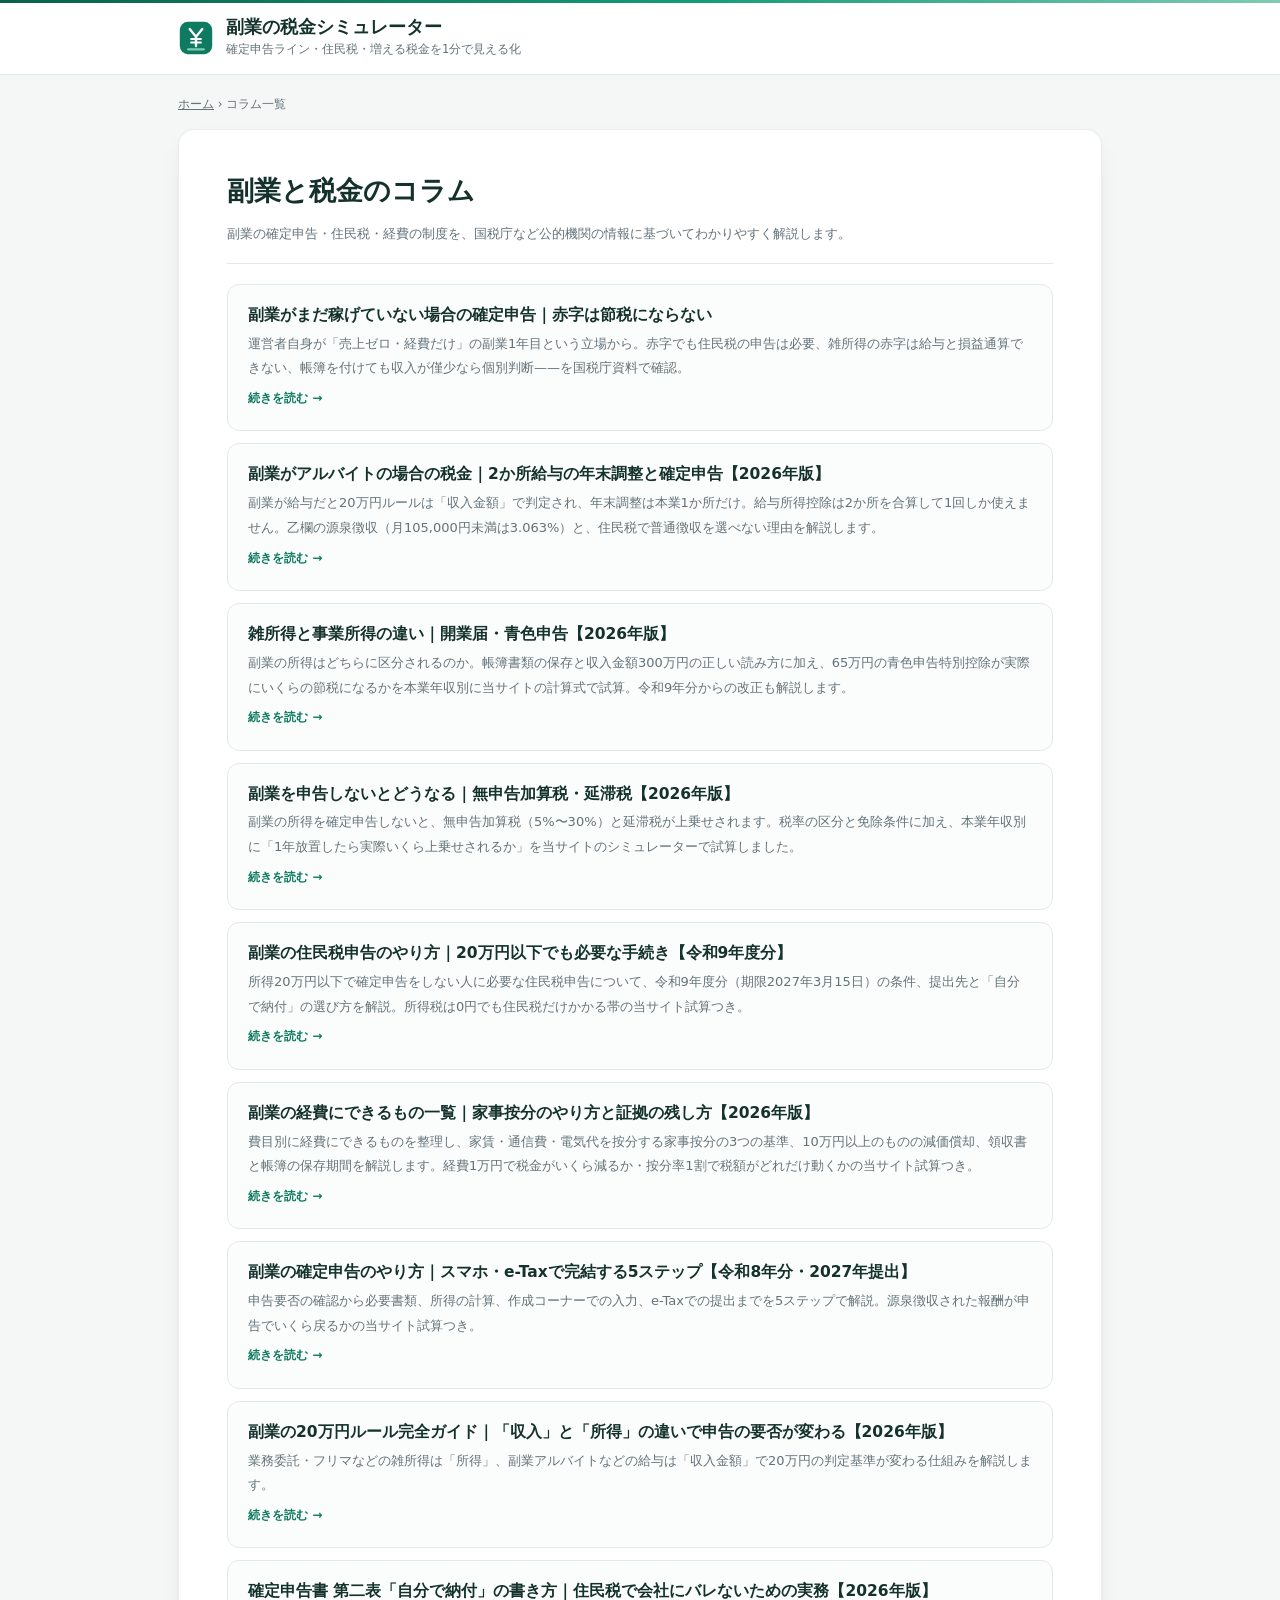
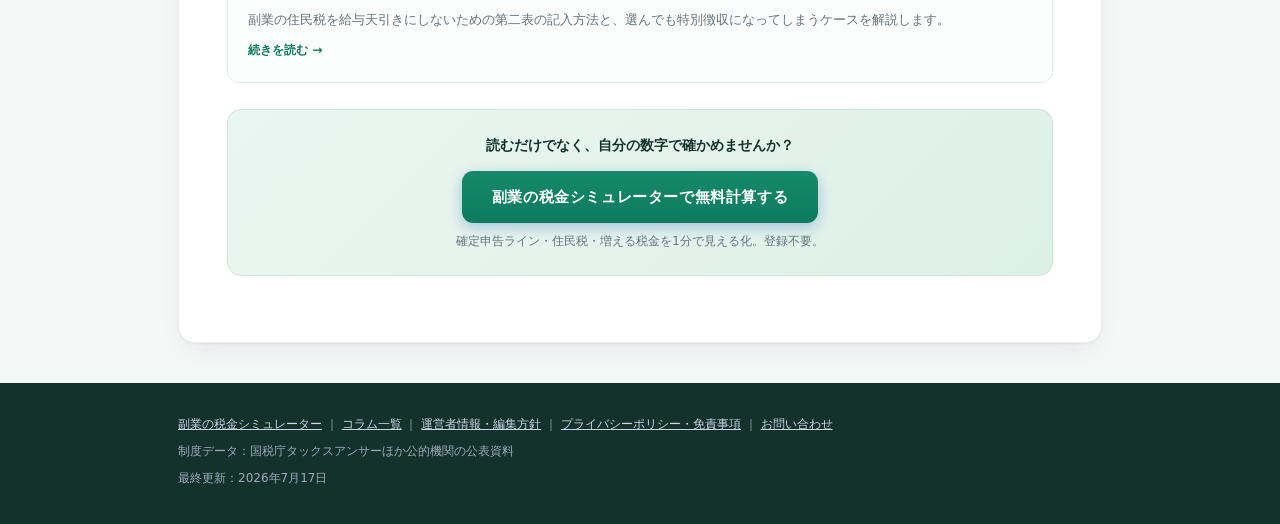
<file: articles/index.html>
<!DOCTYPE html>
<html lang="ja">
<head>
<meta charset="UTF-8">
<meta name="viewport" content="width=device-width, initial-scale=1.0">
<!-- Google tag (gtag.js) -->
<script async src="https://www.googletagmanager.com/gtag/js?id=G-FH1NG08BVZ"></script>
<script>
  window.dataLayer = window.dataLayer || [];
  function gtag(){dataLayer.push(arguments);}
  gtag('js', new Date());
  gtag('config', 'G-FH1NG08BVZ');
</script>
<link rel="icon" type="image/svg+xml" href="/favicon.svg">
<link rel="icon" type="image/png" sizes="32x32" href="/favicon-32.png">
<link rel="apple-touch-icon" href="/apple-touch-icon.png">
<script async src="https://pagead2.googlesyndication.com/pagead/js/adsbygoogle.js?client=ca-pub-9132302948928758" crossorigin="anonymous"></script>
<title>副業と税金のコラム一覧｜副業の税金シミュレーター</title>
<meta name="description" content="副業の確定申告のやり方、20万円ルール、住民税の申告と普通徴収、経費にできるものなど、副業と税金に関する解説記事の一覧です。すべて国税庁など公的機関の情報に基づいて執筆しています。">
<link rel="canonical" href="https://fukugyou-sim.com/articles/">
<meta property="og:image" content="https://fukugyou-sim.com/ogp.png">
<meta name="twitter:card" content="summary_large_image">
<link rel="stylesheet" href="./article.css">
<style>
  .article-index a{display:block;padding:18px 20px;border:1px solid var(--grid);border-radius:12px;
    margin:12px 0;text-decoration:none;background:#fbfdfc;transition:border-color .15s, background .15s;}
  .article-index a:hover{border-color:var(--accent-line);background:var(--accent-soft);}
  .article-index .t{display:block;font-size:15.5px;font-weight:700;color:var(--navy);line-height:1.6;}
  .article-index .d{display:block;font-size:13px;color:var(--muted);margin-top:4px;}
  .article-index .m{font-size:12px;font-weight:700;color:var(--accent);margin-top:6px;display:inline-block;}
</style>
</head>
<body>

<header class="site">
  <div class="wrap">
    <svg class="logo-mark" viewBox="0 0 40 40" aria-hidden="true">
      <rect x="2" y="2" width="36" height="36" rx="9" fill="#0e7a5f"/>
      <path d="M13 10 L20 18.5 L27 10" fill="none" stroke="#fff" stroke-width="2.6" stroke-linecap="round" stroke-linejoin="round"/>
      <path d="M20 18.5 V29" fill="none" stroke="#fff" stroke-width="2.6" stroke-linecap="round"/>
      <path d="M14.5 21 H25.5 M14.5 25 H25.5" fill="none" stroke="#fff" stroke-width="2.2" stroke-linecap="round"/>
      <rect x="10" y="31.4" width="20" height="2.4" rx="1.2" fill="#7fcbb4"/>
    </svg>
    <div class="logo-text">
      <div class="logo"><a href="../">副業の税金シミュレーター</a></div>
      <div class="logo-sub">確定申告ライン・住民税・増える税金を1分で見える化</div>
    </div>
  </div>
</header>

<div class="wrap">
  <nav class="breadcrumb"><a href="../">ホーム</a> › コラム一覧</nav>

  <article class="card">
    <h1>副業と税金のコラム</h1>
    <p class="meta">副業の確定申告・住民税・経費の制度を、国税庁など公的機関の情報に基づいてわかりやすく解説します。</p>

    <div class="article-index">
      <!-- 新しい記事はこのリストの先頭に追加する -->
      <a href="./mada-kasegetenai-shinkoku.html">
        <span class="t">副業がまだ稼げていない場合の確定申告｜赤字は節税にならない</span>
        <span class="d">運営者自身が「売上ゼロ・経費だけ」の副業1年目という立場から。赤字でも住民税の申告は必要、雑所得の赤字は給与と損益通算できない、帳簿を付けても収入が僅少なら個別判断——を国税庁資料で確認。</span>
        <span class="m">続きを読む →</span>
      </a>
      <a href="./fukugyou-arubaito-2kasho-kyuuyo.html">
        <span class="t">副業がアルバイトの場合の税金｜2か所給与の年末調整と確定申告【2026年版】</span>
        <span class="d">副業が給与だと20万円ルールは「収入金額」で判定され、年末調整は本業1か所だけ。給与所得控除は2か所を合算して1回しか使えません。乙欄の源泉徴収（月105,000円未満は3.063%）と、住民税で普通徴収を選べない理由を解説します。</span>
        <span class="m">続きを読む →</span>
      </a>
      <a href="./zatsu-shotoku-to-jigyou-shotoku.html">
        <span class="t">雑所得と事業所得の違い｜開業届・青色申告【2026年版】</span>
        <span class="d">副業の所得はどちらに区分されるのか。帳簿書類の保存と収入金額300万円の正しい読み方に加え、65万円の青色申告特別控除が実際にいくらの節税になるかを本業年収別に当サイトの計算式で試算。令和9年分からの改正も解説します。</span>
        <span class="m">続きを読む →</span>
      </a>
      <a href="./fukugyou-mushinkoku-risk.html">
        <span class="t">副業を申告しないとどうなる｜無申告加算税・延滞税【2026年版】</span>
        <span class="d">副業の所得を確定申告しないと、無申告加算税（5%〜30%）と延滞税が上乗せされます。税率の区分と免除条件に加え、本業年収別に「1年放置したら実際いくら上乗せされるか」を当サイトのシミュレーターで試算しました。</span>
        <span class="m">続きを読む →</span>
      </a>
      <a href="./juuminzei-shinkoku-yarikata.html">
        <span class="t">副業の住民税申告のやり方｜20万円以下でも必要な手続き【令和9年度分】</span>
        <span class="d">所得20万円以下で確定申告をしない人に必要な住民税申告について、令和9年度分（期限2027年3月15日）の条件、提出先と「自分で納付」の選び方を解説。所得税は0円でも住民税だけかかる帯の当サイト試算つき。</span>
        <span class="m">続きを読む →</span>
      </a>
      <a href="./fukugyou-keihi-kaji-anbun.html">
        <span class="t">副業の経費にできるもの一覧｜家事按分のやり方と証拠の残し方【2026年版】</span>
        <span class="d">費目別に経費にできるものを整理し、家賃・通信費・電気代を按分する家事按分の3つの基準、10万円以上のものの減価償却、領収書と帳簿の保存期間を解説します。経費1万円で税金がいくら減るか・按分率1割で税額がどれだけ動くかの当サイト試算つき。</span>
        <span class="m">続きを読む →</span>
      </a>
      <a href="./kakutei-shinkoku-yarikata-5step.html">
        <span class="t">副業の確定申告のやり方｜スマホ・e-Taxで完結する5ステップ【令和8年分・2027年提出】</span>
        <span class="d">申告要否の確認から必要書類、所得の計算、作成コーナーでの入力、e-Taxでの提出までを5ステップで解説。源泉徴収された報酬が申告でいくら戻るかの当サイト試算つき。</span>
        <span class="m">続きを読む →</span>
      </a>
      <a href="./20man-en-rule-guide.html">
        <span class="t">副業の20万円ルール完全ガイド｜「収入」と「所得」の違いで申告の要否が変わる【2026年版】</span>
        <span class="d">業務委託・フリマなどの雑所得は「所得」、副業アルバイトなどの給与は「収入金額」で20万円の判定基準が変わる仕組みを解説します。</span>
        <span class="m">続きを読む →</span>
      </a>
      <a href="./daini-hyo-jibun-de-noufu.html">
        <span class="t">確定申告書 第二表「自分で納付」の書き方｜住民税で会社にバレないための実務【2026年版】</span>
        <span class="d">副業の住民税を給与天引きにしないための第二表の記入方法と、選んでも特別徴収になってしまうケースを解説します。</span>
        <span class="m">続きを読む →</span>
      </a>
    </div>

    <div class="cta">
      <div class="c-text">読むだけでなく、自分の数字で確かめませんか？</div>
      <a class="c-btn" href="../">副業の税金シミュレーターで無料計算する</a>
      <div class="c-sub">確定申告ライン・住民税・増える税金を1分で見える化。登録不要。</div>
    </div>
  </article>
</div>

<footer class="site">
  <div class="wrap">
    <p><a href="../">副業の税金シミュレーター</a> ｜ <a href="./">コラム一覧</a> ｜ <a href="../about.html">運営者情報・編集方針</a> ｜ <a href="../privacy.html">プライバシーポリシー・免責事項</a> ｜ <a href="https://forms.gle/fLUeUgyRsNNLhdzbA" target="_blank" rel="noopener">お問い合わせ</a></p>
    <p>制度データ：国税庁タックスアンサーほか公的機関の公表資料</p>
    <p>最終更新：2026年7月17日</p>
  </div>
</footer>

</body>
</html>
</file>
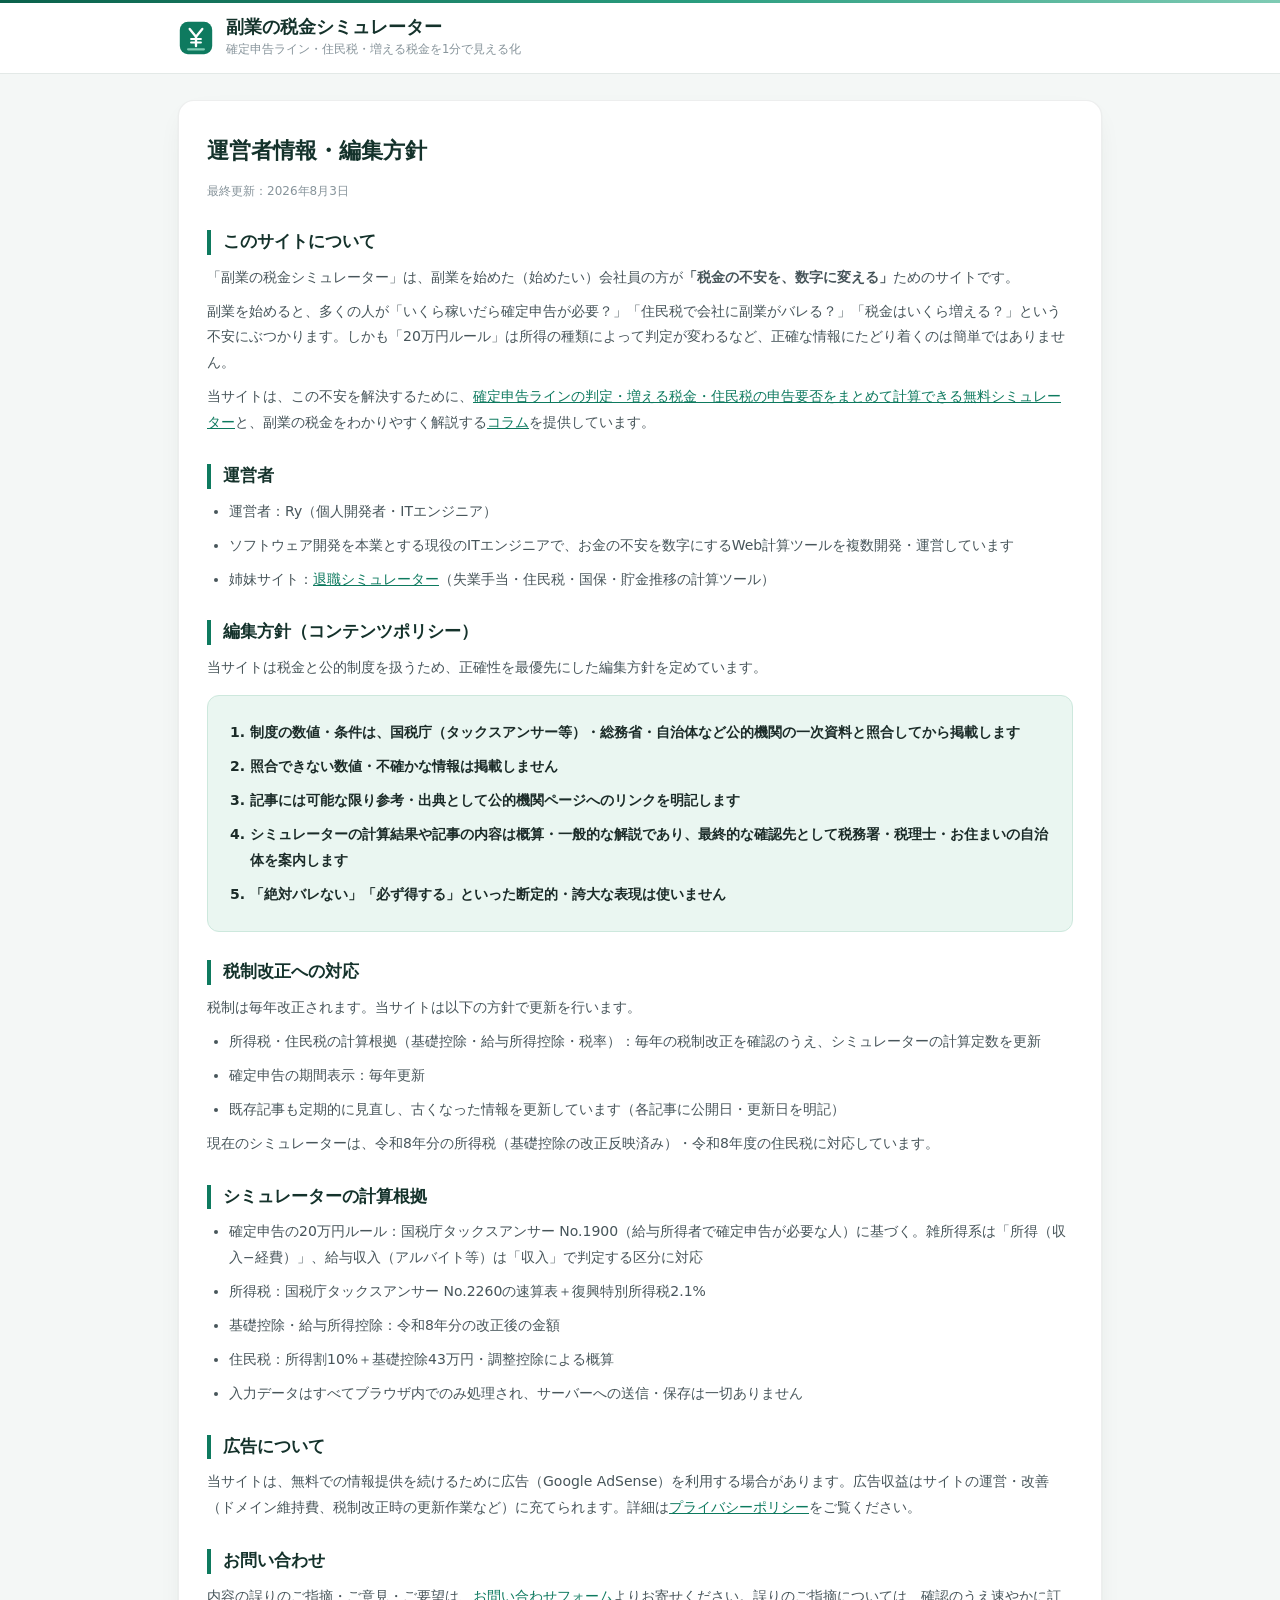
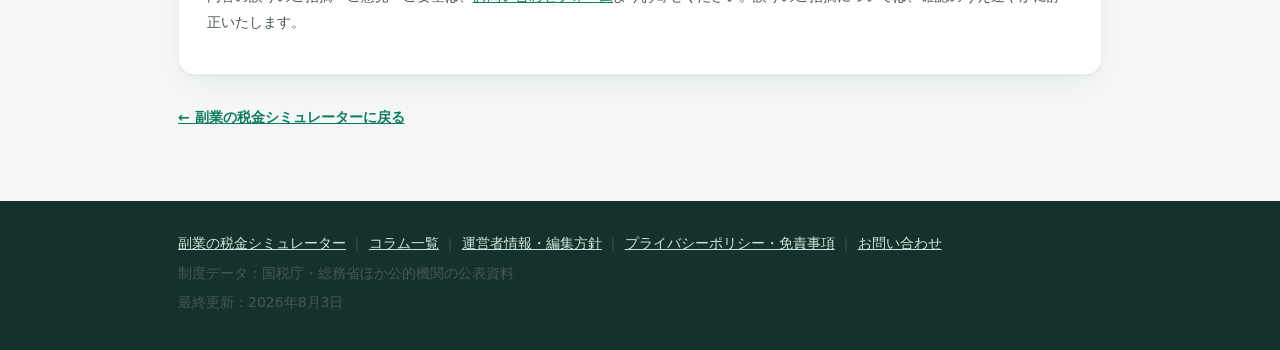
<file: about.html>
<!DOCTYPE html>
<html lang="ja">
<head>
<meta charset="UTF-8">
<meta name="viewport" content="width=device-width, initial-scale=1.0">
<link rel="icon" type="image/svg+xml" href="/favicon.svg">
<link rel="icon" type="image/png" sizes="32x32" href="/favicon-32.png">
<link rel="apple-touch-icon" href="/apple-touch-icon.png">
<!-- Google tag (gtag.js) -->
<script async src="https://www.googletagmanager.com/gtag/js?id=G-FH1NG08BVZ"></script>
<script>
  window.dataLayer = window.dataLayer || [];
  function gtag(){dataLayer.push(arguments);}
  gtag('js', new Date());

  gtag('config', 'G-FH1NG08BVZ');
</script>
<script async src="https://pagead2.googlesyndication.com/pagead/js/adsbygoogle.js?client=ca-pub-9132302948928758" crossorigin="anonymous"></script>
<title>運営者情報・編集方針｜副業の税金シミュレーター</title>
<meta name="description" content="副業の税金シミュレーターの運営者情報、サイトの目的、記事の編集方針（国税庁など公的機関の一次資料に基づく事実確認・税制改正への対応方針）を掲載しています。">
<link rel="canonical" href="https://fukugyou-sim.com/about.html">
<meta property="og:image" content="https://fukugyou-sim.com/ogp.png">
<meta name="twitter:card" content="summary_large_image">
<style>
  :root{
    --page:#f4f7f6;
    --surface:#ffffff;
    --ink:#1b2b28;
    --ink-2:#47555a;
    --muted:#87949b;
    --grid:#e3e9e7;
    --border:rgba(27,43,40,0.08);
    --navy:#14322b;
    --accent:#0e7a5f;
    --accent-strong:#0a614b;
    --accent-soft:#eaf6f1;
    --accent-line:#cde8dd;
    --shadow-card:0 1px 2px rgba(20,50,43,.05), 0 10px 30px -12px rgba(20,50,43,.12);
  }
  *{margin:0;padding:0;box-sizing:border-box;}
  body{
    font-family:system-ui,-apple-system,"Segoe UI","Hiragino Kaku Gothic ProN","Hiragino Sans","Yu Gothic UI",sans-serif;
    background:var(--page);color:var(--ink);line-height:1.85;
    -webkit-font-smoothing:antialiased;
  }
  a{color:var(--accent);}
  .wrap{max-width:960px;margin:0 auto;padding:0 18px;}
  @media(min-width:720px){
    .card{padding:38px 46px;}
    p,li{font-size:15px;}
    h2{font-size:18px;}
  }
  header.site{
    background:var(--surface);border-bottom:1px solid var(--grid);position:relative;
  }
  header.site::before{
    content:"";display:block;height:3px;
    background:linear-gradient(90deg,var(--accent-strong),#2a9d7f 55%,#7fcbb4);
  }
  header.site .wrap{display:flex;align-items:center;gap:12px;padding-top:13px;padding-bottom:13px;}
  .logo-mark{flex:none;width:36px;height:36px;}
  .logo-text .logo{font-weight:700;font-size:17.5px;color:var(--navy);line-height:1.3;}
  .logo-text .logo a{color:inherit;text-decoration:none;}
  .logo-text .logo-sub{font-size:11.5px;color:var(--muted);}
  .card{
    background:var(--surface);border:1px solid var(--border);border-radius:16px;
    padding:30px 28px;margin:26px 0;box-shadow:var(--shadow-card);
  }
  @media(max-width:560px){.card{padding:24px 18px;}}
  h1{font-size:22px;color:var(--navy);margin-bottom:6px;}
  .updated{font-size:12px;color:var(--muted);margin-bottom:22px;}
  h2{font-size:16.5px;color:var(--navy);margin:28px 0 10px;padding-left:12px;border-left:4px solid var(--accent);line-height:1.5;}
  p,li{font-size:14px;color:var(--ink-2);margin:8px 0;}
  ul,ol{margin:8px 0 8px 22px;}
  .policy-box{background:var(--accent-soft);border:1px solid var(--accent-line);border-radius:12px;padding:16px 20px;margin:14px 0;}
  .policy-box li{font-weight:600;color:var(--ink);}
  .back{display:inline-block;margin:4px 0 30px;font-size:14px;font-weight:600;}
  footer.site{
    margin-top:40px;background:var(--navy);
    padding:26px 0 30px;font-size:12px;color:#9bb5ac;
  }
  footer.site p{margin:4px 0;}
  footer.site a{color:#cfe5db;}
</style>
</head>
<body>

<header class="site">
  <div class="wrap">
    <svg class="logo-mark" viewBox="0 0 40 40" aria-hidden="true">
      <rect x="2" y="2" width="36" height="36" rx="9" fill="#0e7a5f"/>
      <path d="M13 10 L20 18.5 L27 10" fill="none" stroke="#fff" stroke-width="2.6" stroke-linecap="round" stroke-linejoin="round"/>
      <path d="M20 18.5 V29" fill="none" stroke="#fff" stroke-width="2.6" stroke-linecap="round"/>
      <path d="M14.5 21 H25.5 M14.5 25 H25.5" fill="none" stroke="#fff" stroke-width="2.2" stroke-linecap="round"/>
      <rect x="10" y="31.4" width="20" height="2.4" rx="1.2" fill="#7fcbb4"/>
    </svg>
    <div class="logo-text">
      <div class="logo"><a href="./">副業の税金シミュレーター</a></div>
      <div class="logo-sub">確定申告ライン・住民税・増える税金を1分で見える化</div>
    </div>
  </div>
</header>

<div class="wrap">
  <div class="card">
    <h1>運営者情報・編集方針</h1>
    <p class="updated">最終更新：2026年8月3日</p>

    <h2>このサイトについて</h2>
    <p>「副業の税金シミュレーター」は、副業を始めた（始めたい）会社員の方が<strong>「税金の不安を、数字に変える」</strong>ためのサイトです。</p>
    <p>副業を始めると、多くの人が「いくら稼いだら確定申告が必要？」「住民税で会社に副業がバレる？」「税金はいくら増える？」という不安にぶつかります。しかも「20万円ルール」は所得の種類によって判定が変わるなど、正確な情報にたどり着くのは簡単ではありません。</p>
    <p>当サイトは、この不安を解決するために、<a href="./">確定申告ラインの判定・増える税金・住民税の申告要否をまとめて計算できる無料シミュレーター</a>と、副業の税金をわかりやすく解説する<a href="./articles/">コラム</a>を提供しています。</p>

    <h2>運営者</h2>
    <ul>
      <li>運営者：Ry（個人開発者・ITエンジニア）</li>
      <li>ソフトウェア開発を本業とする現役のITエンジニアで、お金の不安を数字にするWeb計算ツールを複数開発・運営しています</li>
      <li>姉妹サイト：<a href="https://taishoku-sim.com/" target="_blank" rel="noopener">退職シミュレーター</a>（失業手当・住民税・国保・貯金推移の計算ツール）</li>
    </ul>

    <h2>編集方針（コンテンツポリシー）</h2>
    <p>当サイトは税金と公的制度を扱うため、正確性を最優先にした編集方針を定めています。</p>
    <div class="policy-box">
      <ol>
        <li>制度の数値・条件は、国税庁（タックスアンサー等）・総務省・自治体など<strong>公的機関の一次資料と照合してから掲載</strong>します</li>
        <li>照合できない数値・不確かな情報は掲載しません</li>
        <li>記事には可能な限り<strong>参考・出典として公的機関ページへのリンク</strong>を明記します</li>
        <li>シミュレーターの計算結果や記事の内容は<strong>概算・一般的な解説</strong>であり、最終的な確認先として税務署・税理士・お住まいの自治体を案内します</li>
        <li>「絶対バレない」「必ず得する」といった断定的・誇大な表現は使いません</li>
      </ol>
    </div>

    <h2>税制改正への対応</h2>
    <p>税制は毎年改正されます。当サイトは以下の方針で更新を行います。</p>
    <ul>
      <li>所得税・住民税の計算根拠（基礎控除・給与所得控除・税率）：毎年の税制改正を確認のうえ、シミュレーターの計算定数を更新</li>
      <li>確定申告の期間表示：毎年更新</li>
      <li>既存記事も定期的に見直し、古くなった情報を更新しています（各記事に公開日・更新日を明記）</li>
    </ul>
    <p>現在のシミュレーターは、令和8年分の所得税（基礎控除の改正反映済み）・令和8年度の住民税に対応しています。</p>

    <h2>シミュレーターの計算根拠</h2>
    <ul>
      <li>確定申告の20万円ルール：国税庁タックスアンサー No.1900（給与所得者で確定申告が必要な人）に基づく。雑所得系は「所得（収入−経費）」、給与収入（アルバイト等）は「収入」で判定する区分に対応</li>
      <li>所得税：国税庁タックスアンサー No.2260の速算表＋復興特別所得税2.1%</li>
      <li>基礎控除・給与所得控除：令和8年分の改正後の金額</li>
      <li>住民税：所得割10%＋基礎控除43万円・調整控除による概算</li>
      <li>入力データはすべてブラウザ内でのみ処理され、サーバーへの送信・保存は一切ありません</li>
    </ul>

    <h2>広告について</h2>
    <p>当サイトは、無料での情報提供を続けるために広告（Google AdSense）を利用する場合があります。広告収益はサイトの運営・改善（ドメイン維持費、税制改正時の更新作業など）に充てられます。詳細は<a href="./privacy.html">プライバシーポリシー</a>をご覧ください。</p>

    <h2>お問い合わせ</h2>
    <p>内容の誤りのご指摘・ご意見・ご要望は、<a href="https://forms.gle/fLUeUgyRsNNLhdzbA" target="_blank" rel="noopener">お問い合わせフォーム</a>よりお寄せください。誤りのご指摘については、確認のうえ速やかに訂正いたします。</p>
  </div>

  <a class="back" href="./">← 副業の税金シミュレーターに戻る</a>
</div>

<footer class="site">
  <div class="wrap">
    <p><a href="./">副業の税金シミュレーター</a> ｜ <a href="./articles/">コラム一覧</a> ｜ <a href="./about.html">運営者情報・編集方針</a> ｜ <a href="./privacy.html">プライバシーポリシー・免責事項</a> ｜ <a href="https://forms.gle/fLUeUgyRsNNLhdzbA" target="_blank" rel="noopener">お問い合わせ</a></p>
    <p>制度データ：国税庁・総務省ほか公的機関の公表資料</p>
    <p>最終更新：2026年8月3日</p>
  </div>
</footer>

</body>
</html>
</file>
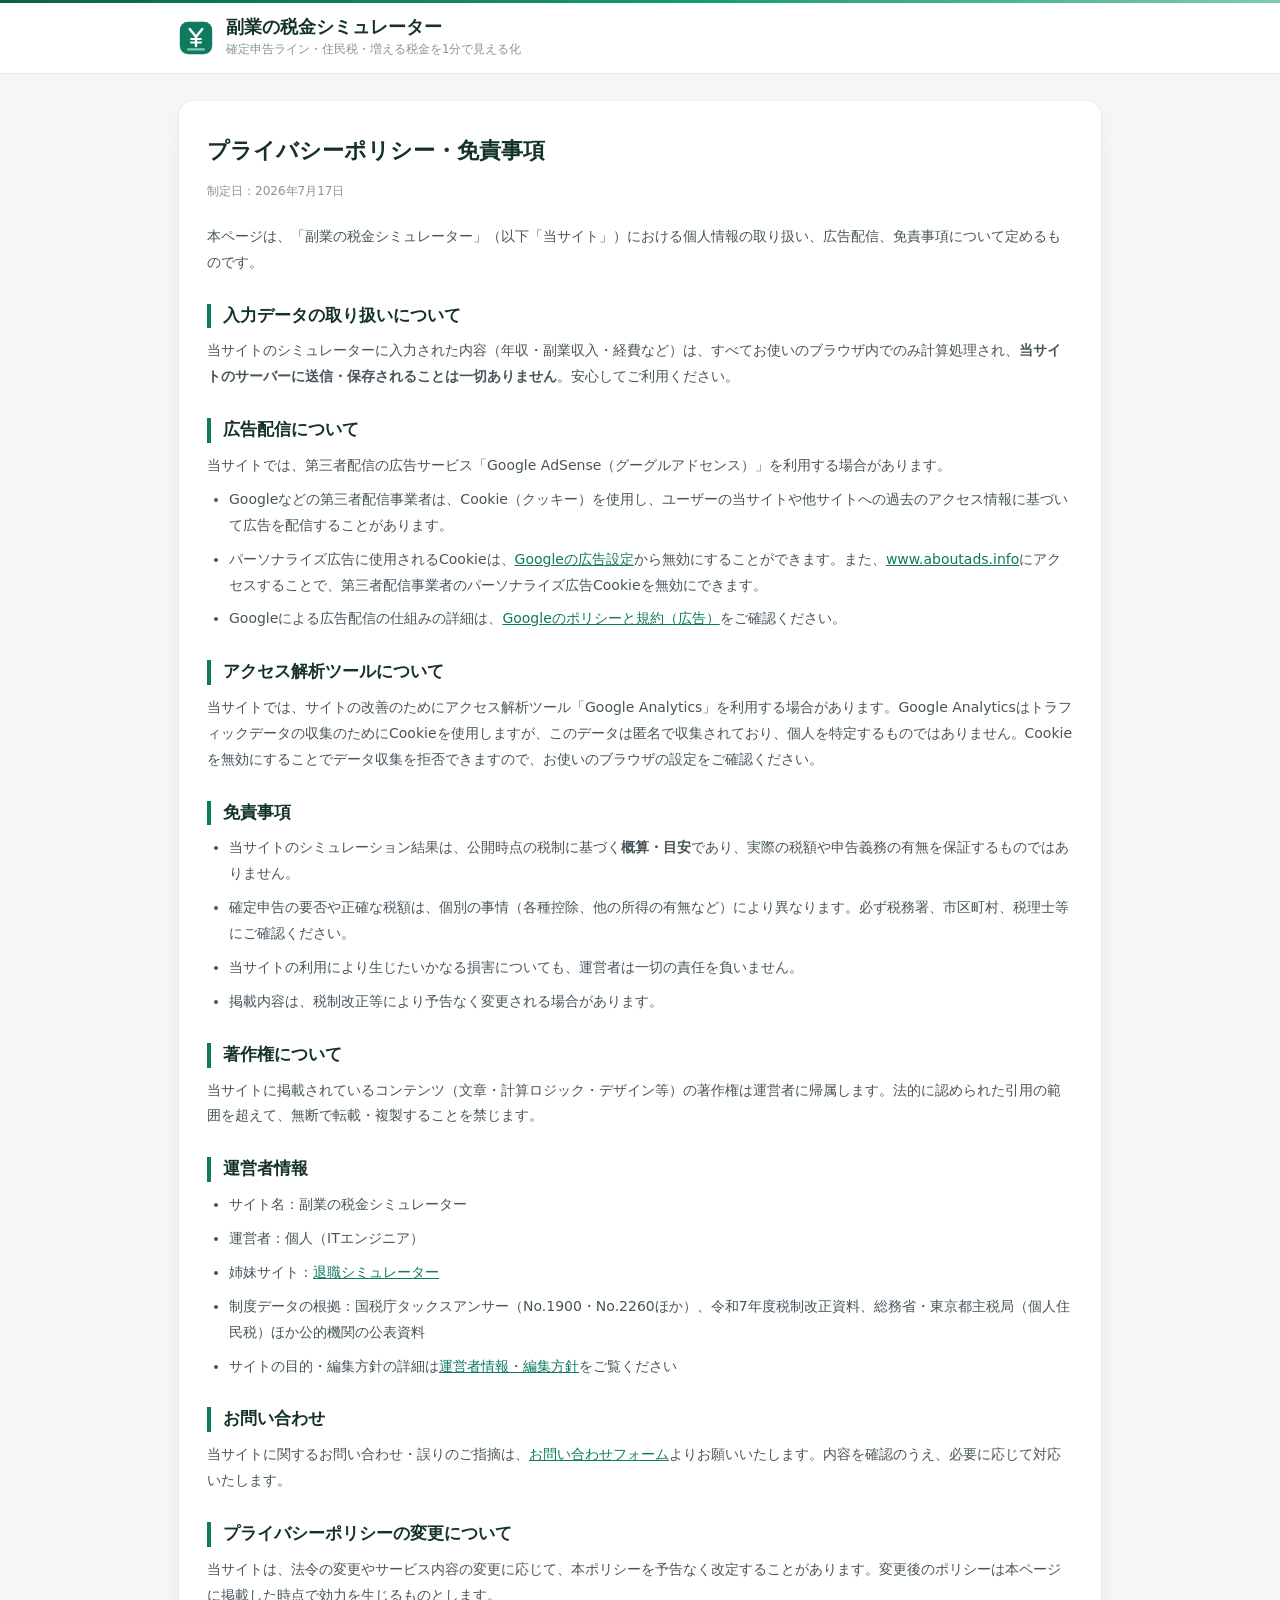
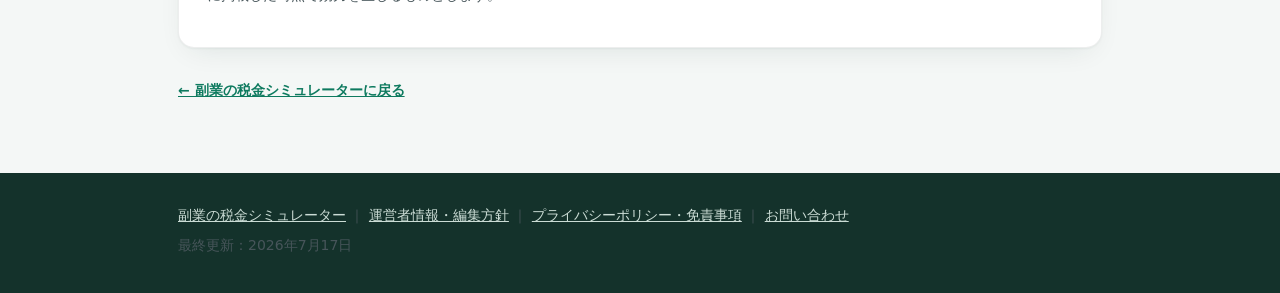
<file: privacy.html>
<!DOCTYPE html>
<html lang="ja">
<head>
<meta charset="UTF-8">
<meta name="viewport" content="width=device-width, initial-scale=1.0">
<!-- Google tag (gtag.js) -->
<script async src="https://www.googletagmanager.com/gtag/js?id=G-FH1NG08BVZ"></script>
<script>
  window.dataLayer = window.dataLayer || [];
  function gtag(){dataLayer.push(arguments);}
  gtag('js', new Date());
  gtag('config', 'G-FH1NG08BVZ');
</script>
<link rel="icon" type="image/svg+xml" href="/favicon.svg">
<link rel="icon" type="image/png" sizes="32x32" href="/favicon-32.png">
<link rel="apple-touch-icon" href="/apple-touch-icon.png">
<script async src="https://pagead2.googlesyndication.com/pagead/js/adsbygoogle.js?client=ca-pub-9132302948928758" crossorigin="anonymous"></script>
<title>プライバシーポリシー・免責事項｜副業の税金シミュレーター</title>
<meta name="description" content="副業の税金シミュレーターのプライバシーポリシー、広告配信・アクセス解析について、免責事項、運営者情報を掲載しています。">
<meta name="robots" content="noindex, follow">
<link rel="canonical" href="https://fukugyou-sim.com/privacy.html">
<meta property="og:image" content="https://fukugyou-sim.com/ogp.png">
<style>
  :root{
    --page:#f4f7f6;
    --surface:#ffffff;
    --ink:#1b2b28;
    --ink-2:#47555a;
    --muted:#87949b;
    --grid:#e3e9e7;
    --border:rgba(27,43,40,0.08);
    --navy:#14322b;
    --accent:#0e7a5f;
    --accent-strong:#0a614b;
    --accent-soft:#eaf6f1;
    --shadow-card:0 1px 2px rgba(20,50,43,.05), 0 10px 30px -12px rgba(20,50,43,.12);
  }
  *{margin:0;padding:0;box-sizing:border-box;}
  body{
    font-family:system-ui,-apple-system,"Segoe UI","Hiragino Kaku Gothic ProN","Hiragino Sans","Yu Gothic UI",sans-serif;
    background:var(--page);color:var(--ink);line-height:1.85;
    -webkit-font-smoothing:antialiased;
  }
  a{color:var(--accent);}
  .wrap{max-width:960px;margin:0 auto;padding:0 18px;}
  @media(min-width:720px){
    .card{padding:38px 46px;}
    p,li{font-size:14.5px;}
    h2{font-size:17.5px;}
  }
  header.site{
    background:var(--surface);border-bottom:1px solid var(--grid);position:relative;
  }
  header.site::before{
    content:"";display:block;height:3px;
    background:linear-gradient(90deg,var(--accent-strong),#169b78 55%,#7fcbb4);
  }
  header.site .wrap{display:flex;align-items:center;gap:12px;padding-top:13px;padding-bottom:13px;}
  .logo-mark{flex:none;width:36px;height:36px;}
  .logo-text .logo{font-weight:700;font-size:17.5px;color:var(--navy);line-height:1.3;}
  .logo-text .logo a{color:inherit;text-decoration:none;}
  .logo-text .logo-sub{font-size:11.5px;color:var(--muted);}
  .card{
    background:var(--surface);border:1px solid var(--border);border-radius:16px;
    padding:30px 28px;margin:26px 0;box-shadow:var(--shadow-card);
  }
  @media(max-width:560px){.card{padding:24px 18px;}}
  h1{font-size:22px;color:var(--navy);margin-bottom:6px;}
  .updated{font-size:12px;color:var(--muted);margin-bottom:22px;}
  h2{font-size:16.5px;color:var(--navy);margin:28px 0 10px;padding-left:12px;border-left:4px solid var(--accent);line-height:1.5;}
  p,li{font-size:14px;color:var(--ink-2);margin:8px 0;}
  ul{margin:8px 0 8px 22px;}
  .back{display:inline-block;margin:4px 0 30px;font-size:14px;font-weight:600;}
  footer.site{
    margin-top:40px;background:var(--navy);
    padding:26px 0 30px;font-size:12px;color:#a3b4ae;
  }
  footer.site p{margin:4px 0;}
  footer.site a{color:#cbdcd5;}
</style>
</head>
<body>

<header class="site">
  <div class="wrap">
    <svg class="logo-mark" viewBox="0 0 40 40" aria-hidden="true">
      <rect x="2" y="2" width="36" height="36" rx="9" fill="#0e7a5f"/>
      <path d="M13 10 L20 18.5 L27 10" fill="none" stroke="#fff" stroke-width="2.6" stroke-linecap="round" stroke-linejoin="round"/>
      <path d="M20 18.5 V29" fill="none" stroke="#fff" stroke-width="2.6" stroke-linecap="round"/>
      <path d="M14.5 21 H25.5 M14.5 25 H25.5" fill="none" stroke="#fff" stroke-width="2.2" stroke-linecap="round"/>
      <rect x="10" y="31.4" width="20" height="2.4" rx="1.2" fill="#7fcbb4"/>
    </svg>
    <div class="logo-text">
      <div class="logo"><a href="./">副業の税金シミュレーター</a></div>
      <div class="logo-sub">確定申告ライン・住民税・増える税金を1分で見える化</div>
    </div>
  </div>
</header>

<div class="wrap">
  <div class="card">
    <h1>プライバシーポリシー・免責事項</h1>
    <p class="updated">制定日：2026年7月17日</p>

    <p>本ページは、「副業の税金シミュレーター」（以下「当サイト」）における個人情報の取り扱い、広告配信、免責事項について定めるものです。</p>

    <h2>入力データの取り扱いについて</h2>
    <p>当サイトのシミュレーターに入力された内容（年収・副業収入・経費など）は、すべてお使いのブラウザ内でのみ計算処理され、<strong>当サイトのサーバーに送信・保存されることは一切ありません</strong>。安心してご利用ください。</p>

    <h2>広告配信について</h2>
    <p>当サイトでは、第三者配信の広告サービス「Google AdSense（グーグルアドセンス）」を利用する場合があります。</p>
    <ul>
      <li>Googleなどの第三者配信事業者は、Cookie（クッキー）を使用し、ユーザーの当サイトや他サイトへの過去のアクセス情報に基づいて広告を配信することがあります。</li>
      <li>パーソナライズ広告に使用されるCookieは、<a href="https://adssettings.google.com/" target="_blank" rel="noopener">Googleの広告設定</a>から無効にすることができます。また、<a href="https://www.aboutads.info/" target="_blank" rel="noopener">www.aboutads.info</a>にアクセスすることで、第三者配信事業者のパーソナライズ広告Cookieを無効にできます。</li>
      <li>Googleによる広告配信の仕組みの詳細は、<a href="https://policies.google.com/technologies/ads?hl=ja" target="_blank" rel="noopener">Googleのポリシーと規約（広告）</a>をご確認ください。</li>
    </ul>

    <h2>アクセス解析ツールについて</h2>
    <p>当サイトでは、サイトの改善のためにアクセス解析ツール「Google Analytics」を利用する場合があります。Google Analyticsはトラフィックデータの収集のためにCookieを使用しますが、このデータは匿名で収集されており、個人を特定するものではありません。Cookieを無効にすることでデータ収集を拒否できますので、お使いのブラウザの設定をご確認ください。</p>

    <h2>免責事項</h2>
    <ul>
      <li>当サイトのシミュレーション結果は、公開時点の税制に基づく<strong>概算・目安</strong>であり、実際の税額や申告義務の有無を保証するものではありません。</li>
      <li>確定申告の要否や正確な税額は、個別の事情（各種控除、他の所得の有無など）により異なります。必ず税務署、市区町村、税理士等にご確認ください。</li>
      <li>当サイトの利用により生じたいかなる損害についても、運営者は一切の責任を負いません。</li>
      <li>掲載内容は、税制改正等により予告なく変更される場合があります。</li>
    </ul>

    <h2>著作権について</h2>
    <p>当サイトに掲載されているコンテンツ（文章・計算ロジック・デザイン等）の著作権は運営者に帰属します。法的に認められた引用の範囲を超えて、無断で転載・複製することを禁じます。</p>

    <h2 id="operator">運営者情報</h2>
    <ul>
      <li>サイト名：副業の税金シミュレーター</li>
      <li>運営者：個人（ITエンジニア）</li>
      <li>姉妹サイト：<a href="https://taishoku-sim.com/" target="_blank" rel="noopener">退職シミュレーター</a></li>
      <li>制度データの根拠：国税庁タックスアンサー（No.1900・No.2260ほか）、令和7年度税制改正資料、総務省・東京都主税局（個人住民税）ほか公的機関の公表資料</li>
    
      <li>サイトの目的・編集方針の詳細は<a href="./about.html">運営者情報・編集方針</a>をご覧ください</li>
    </ul>

    <h2 id="contact">お問い合わせ</h2>
    <p>当サイトに関するお問い合わせ・誤りのご指摘は、<a href="https://forms.gle/fLUeUgyRsNNLhdzbA" target="_blank" rel="noopener">お問い合わせフォーム</a>よりお願いいたします。内容を確認のうえ、必要に応じて対応いたします。</p>

    <h2>プライバシーポリシーの変更について</h2>
    <p>当サイトは、法令の変更やサービス内容の変更に応じて、本ポリシーを予告なく改定することがあります。変更後のポリシーは本ページに掲載した時点で効力を生じるものとします。</p>
  </div>

  <a class="back" href="./">← 副業の税金シミュレーターに戻る</a>
</div>

<footer class="site">
  <div class="wrap">
    <p><a href="./">副業の税金シミュレーター</a> ｜ <a href="./about.html">運営者情報・編集方針</a> ｜ <a href="./privacy.html">プライバシーポリシー・免責事項</a> ｜ <a href="https://forms.gle/fLUeUgyRsNNLhdzbA" target="_blank" rel="noopener">お問い合わせ</a></p>
    <p>最終更新：2026年7月17日</p>
  </div>
</footer>

</body>
</html>
</file>
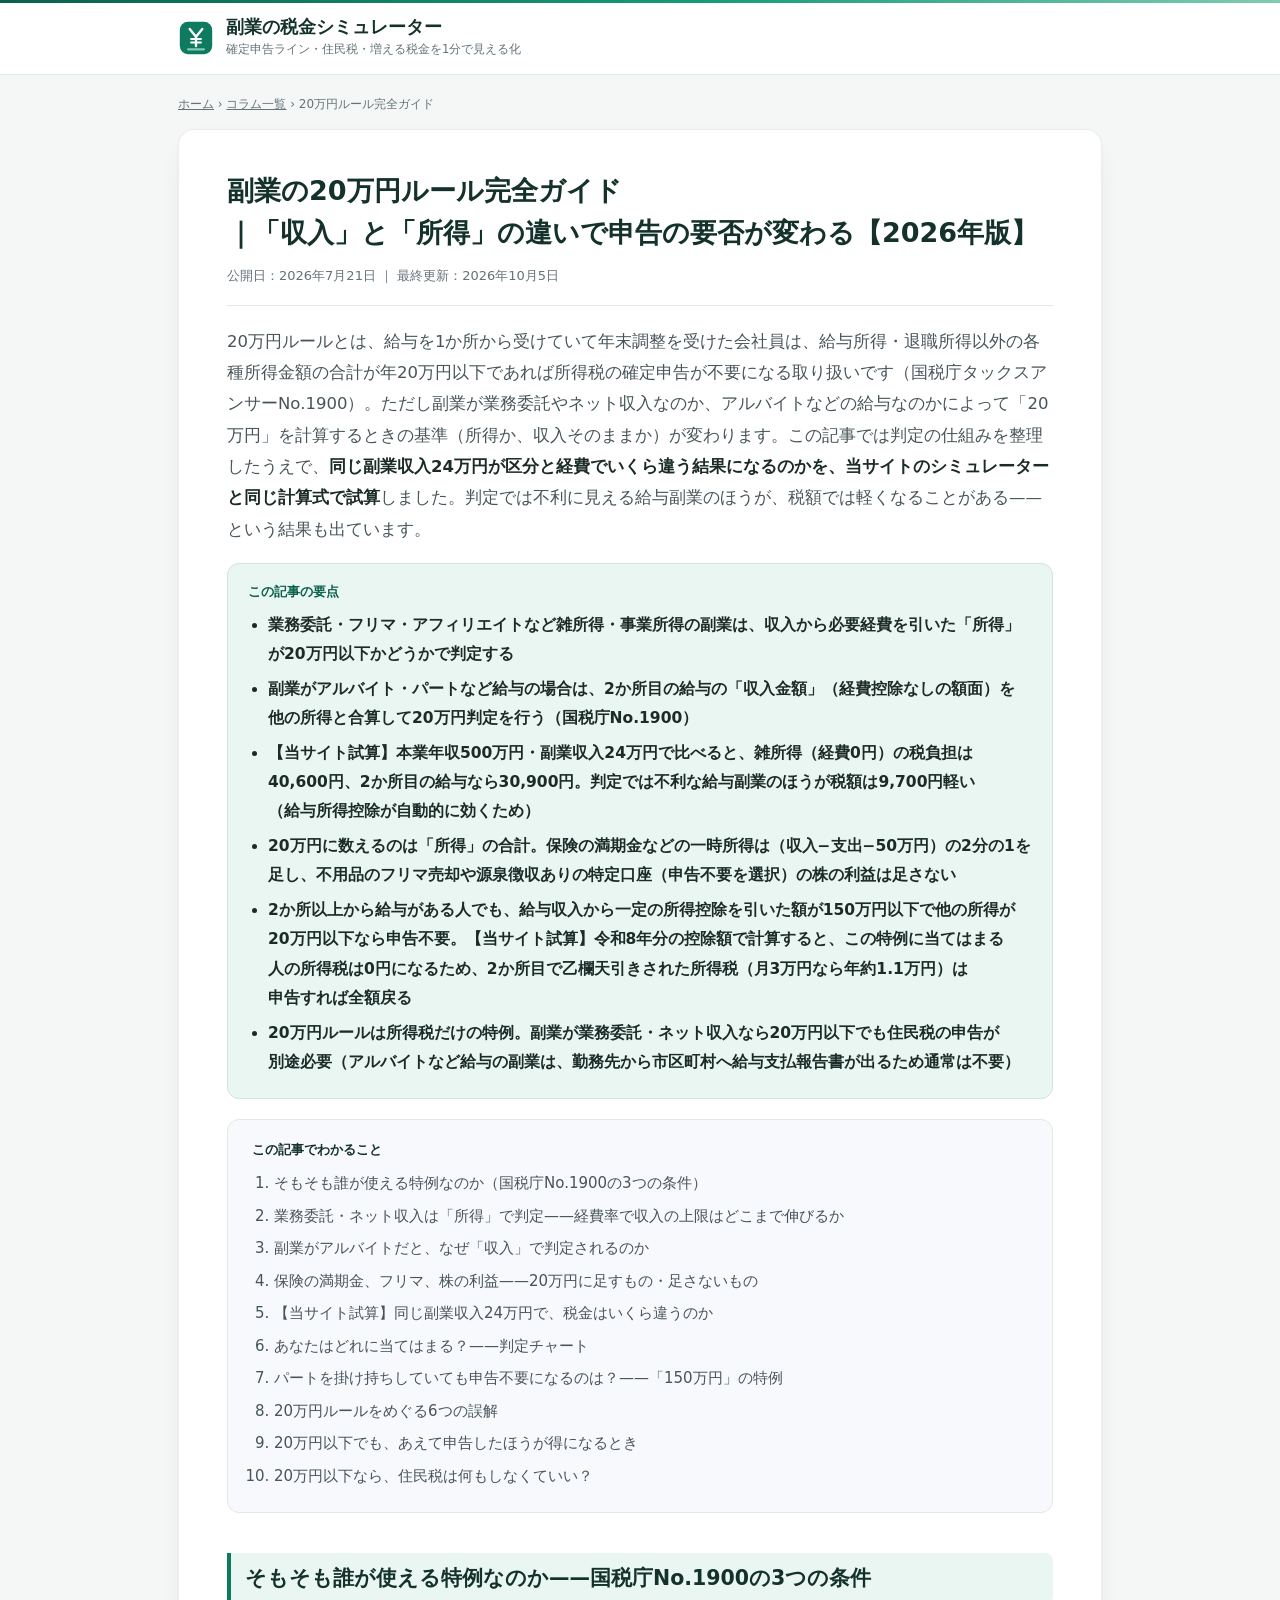
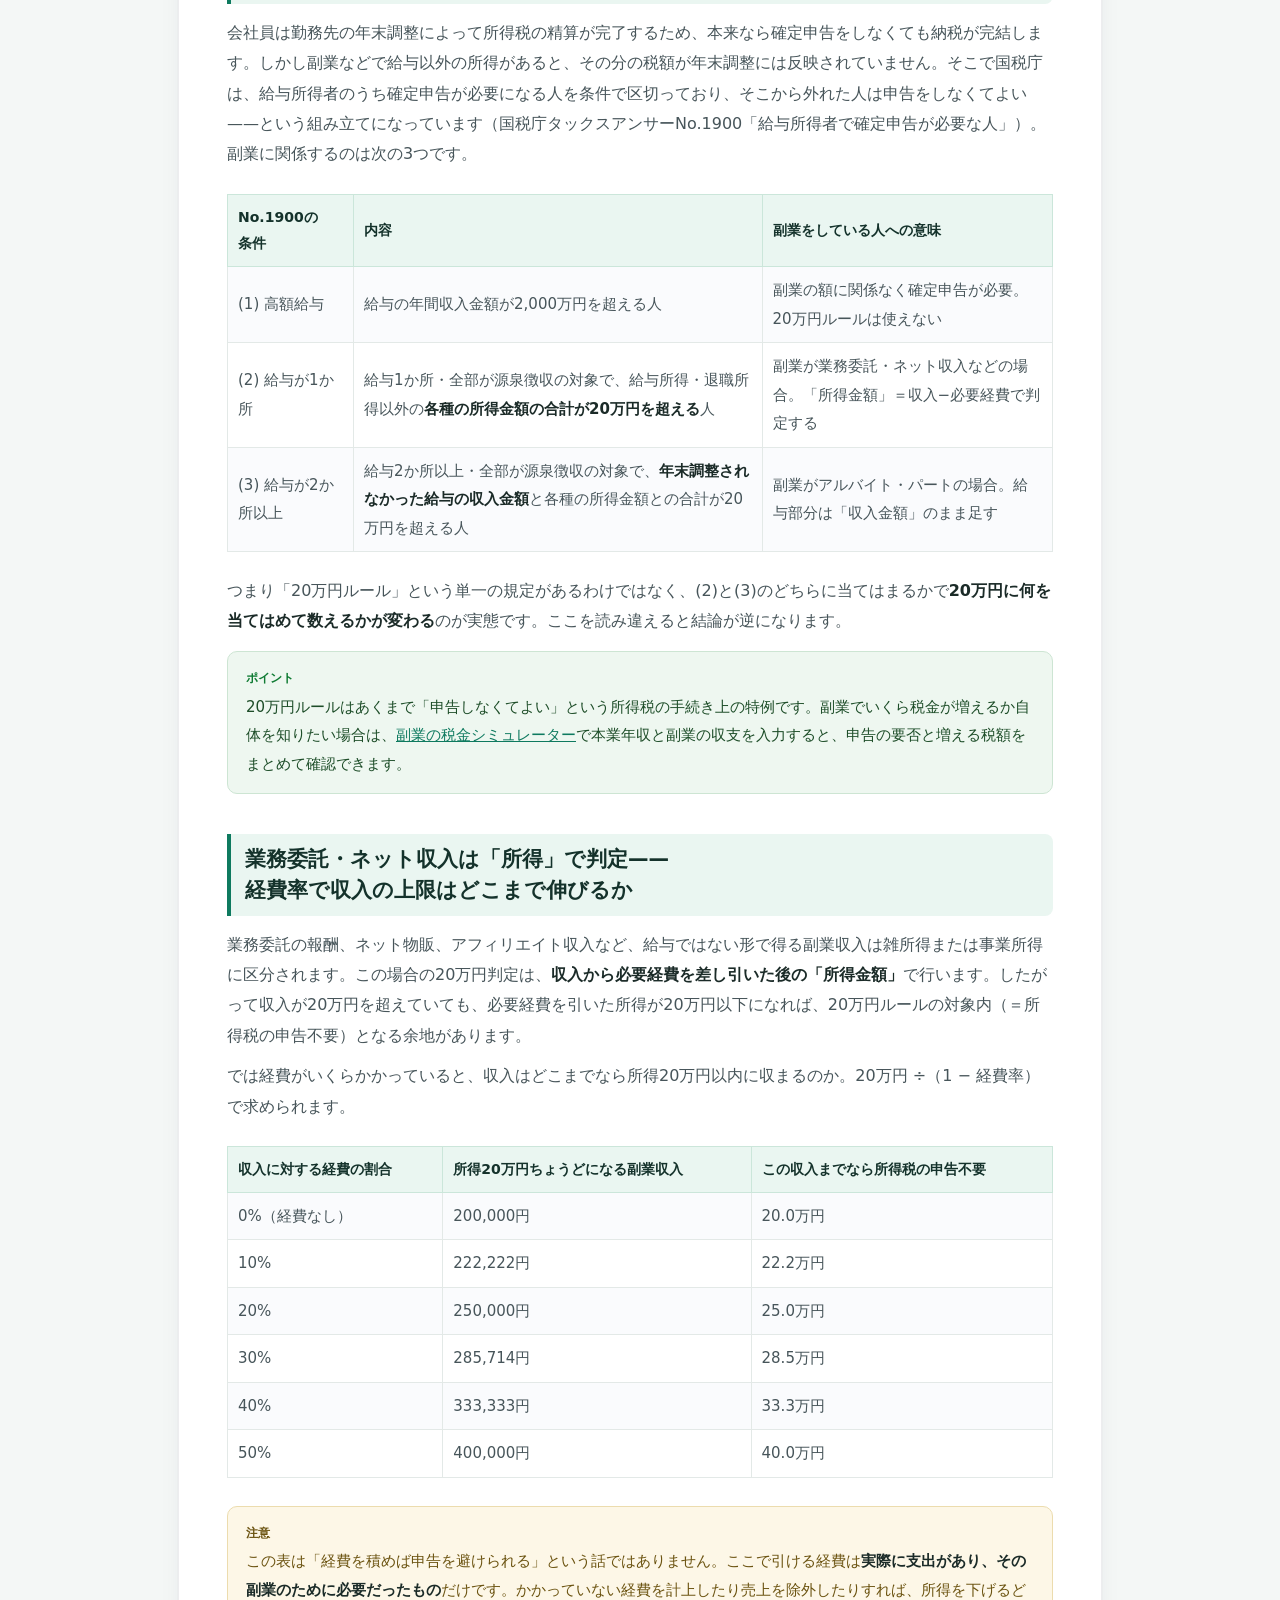
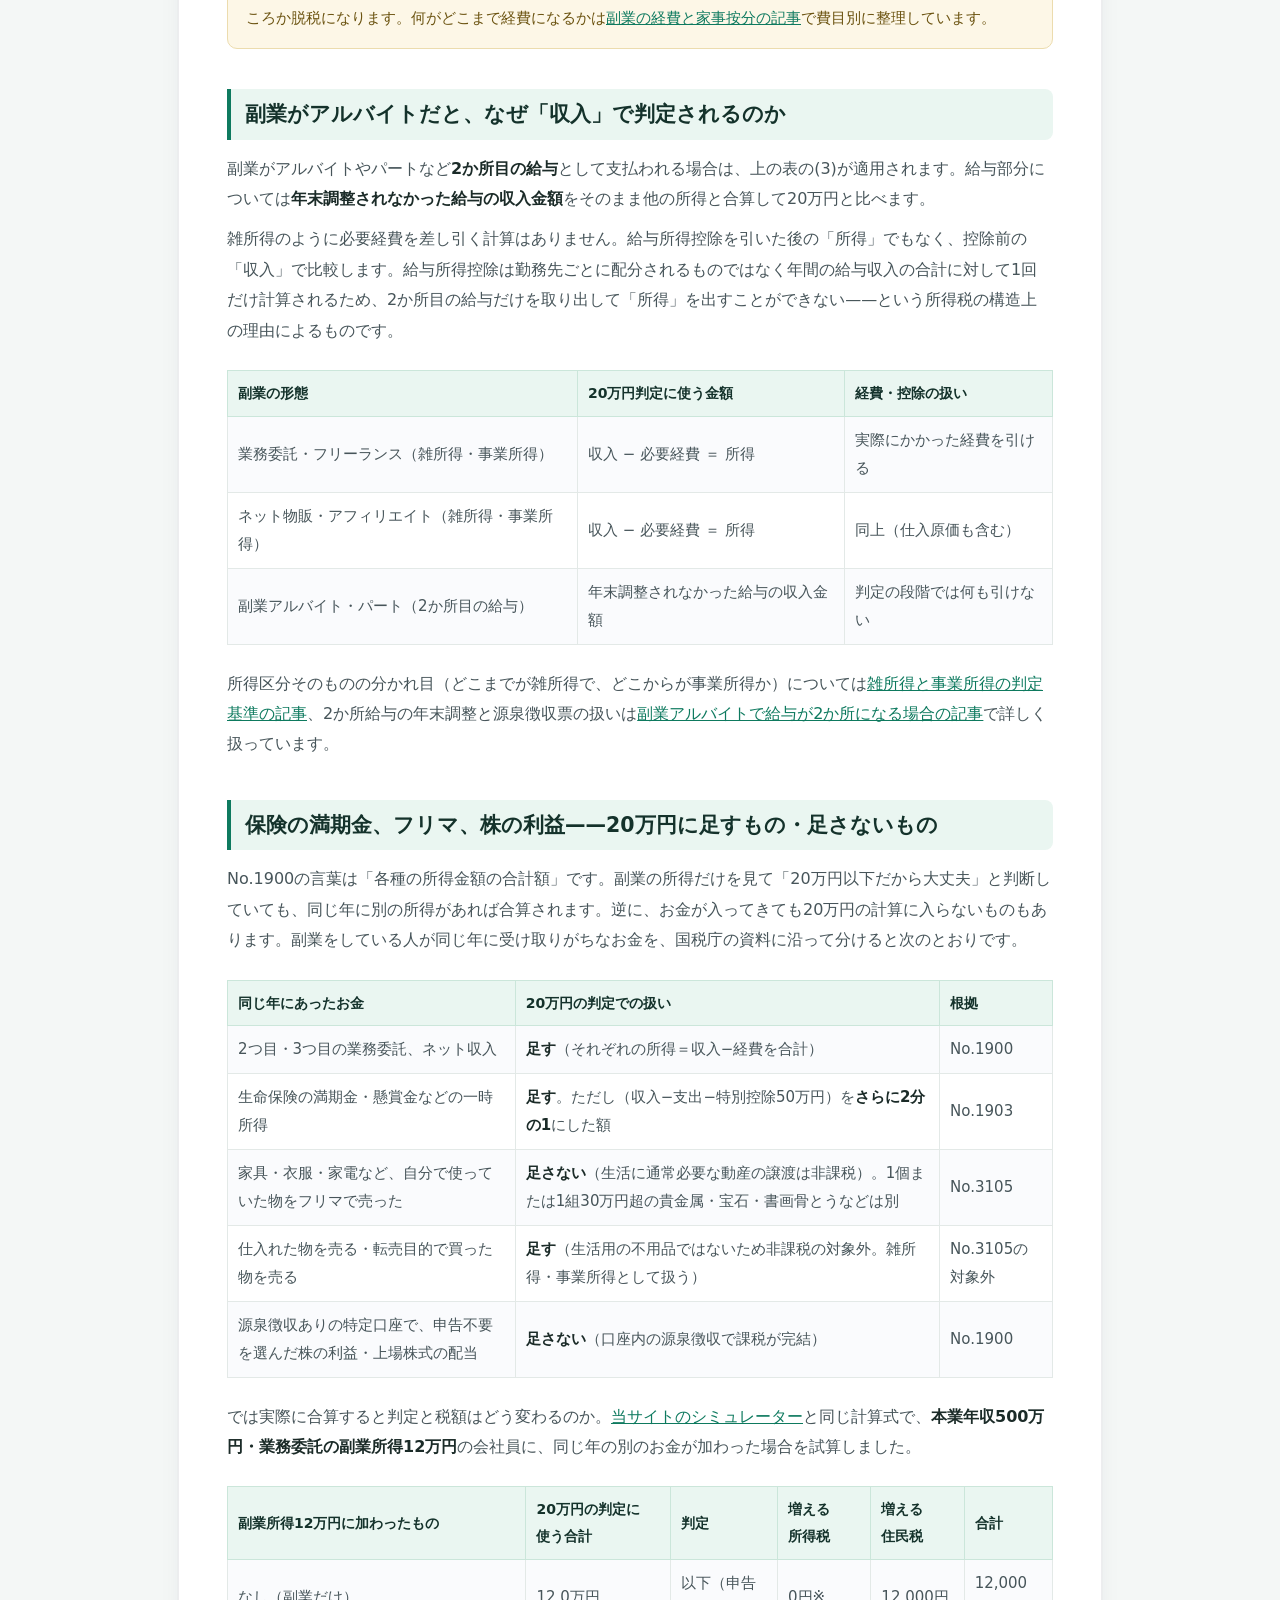
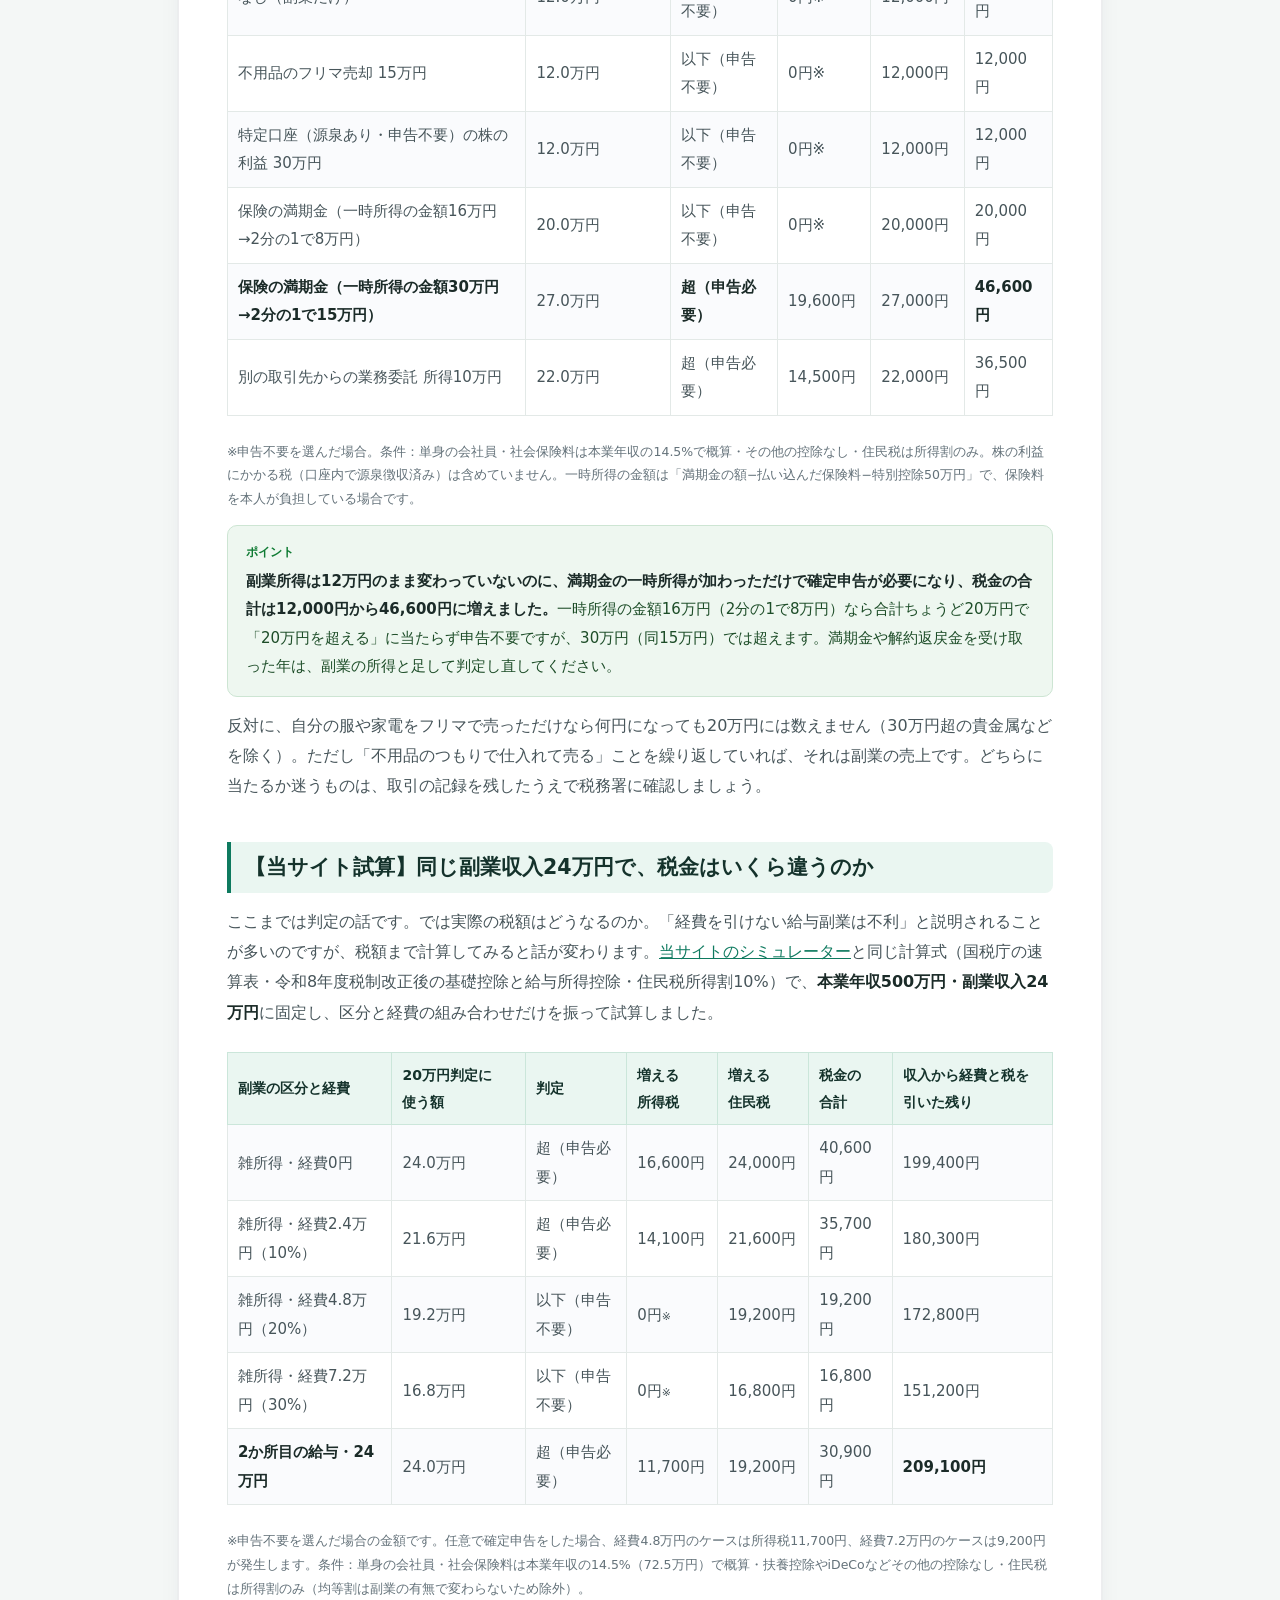
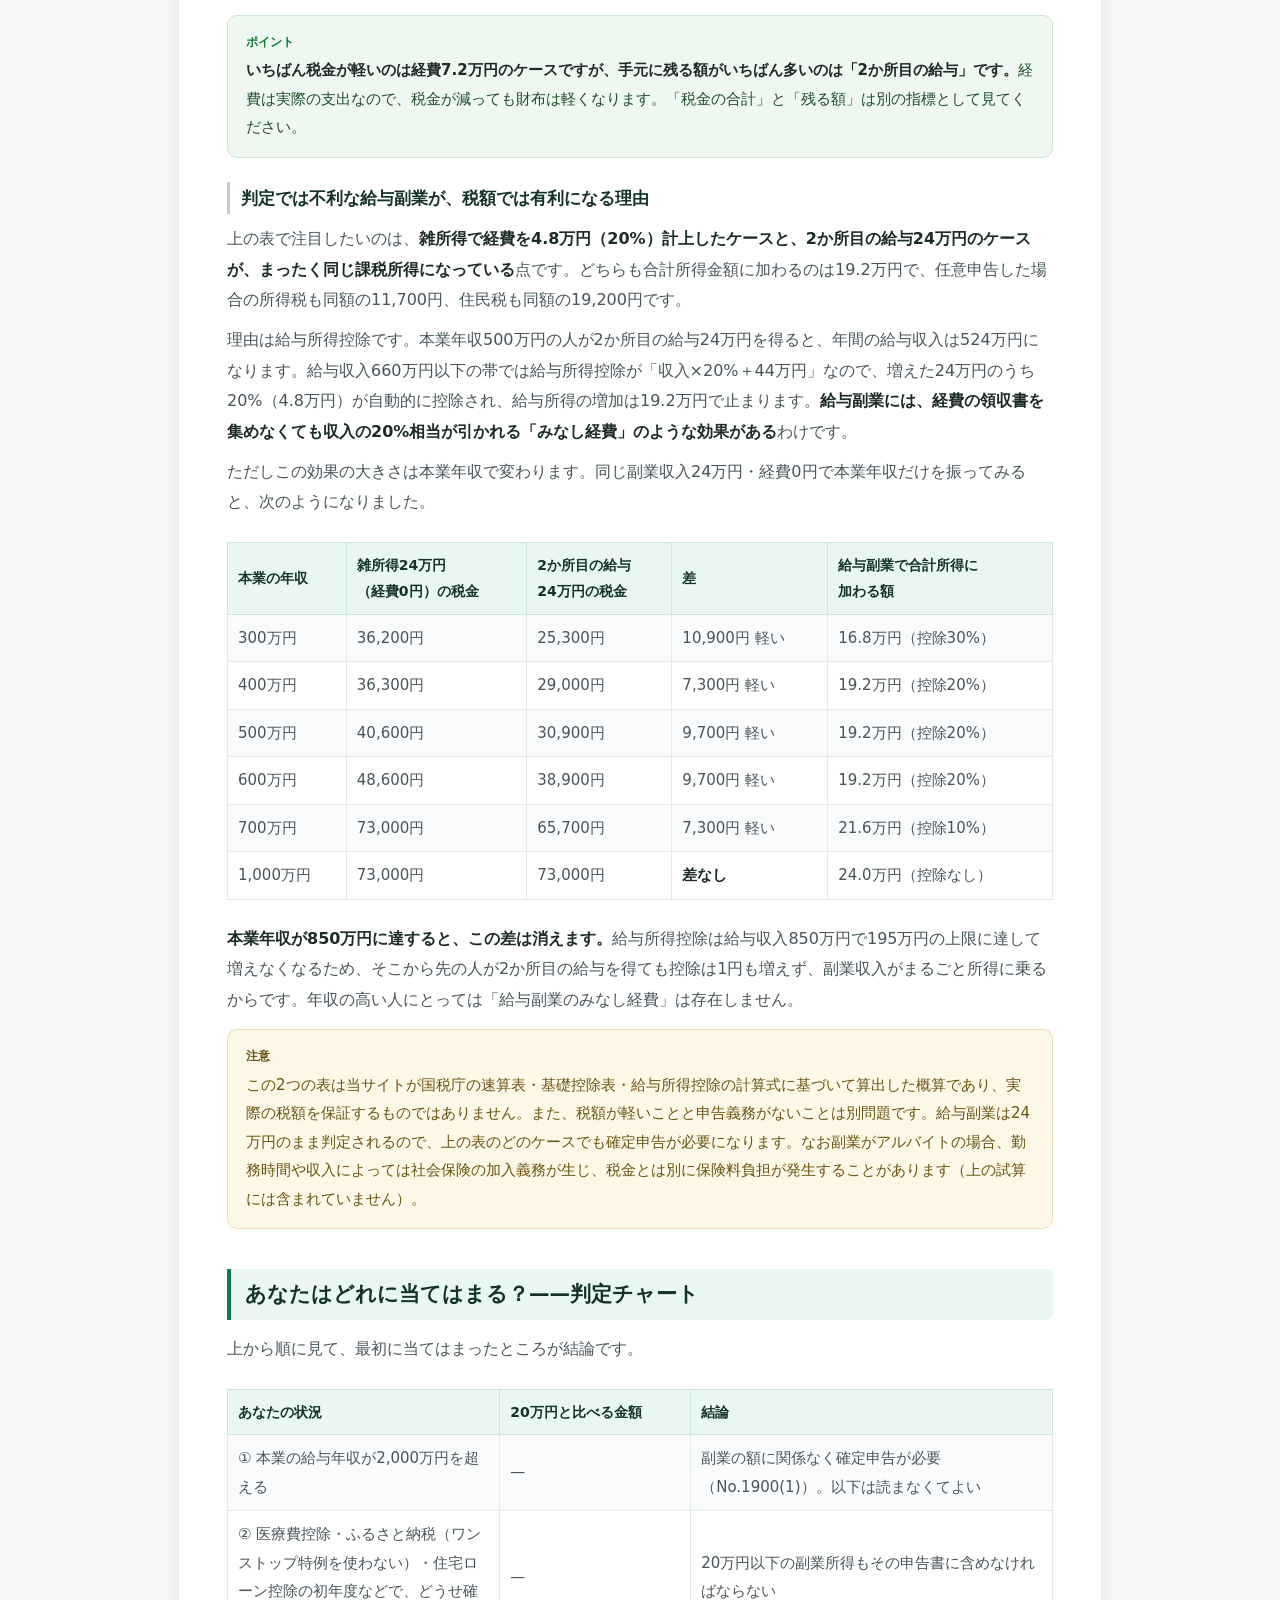
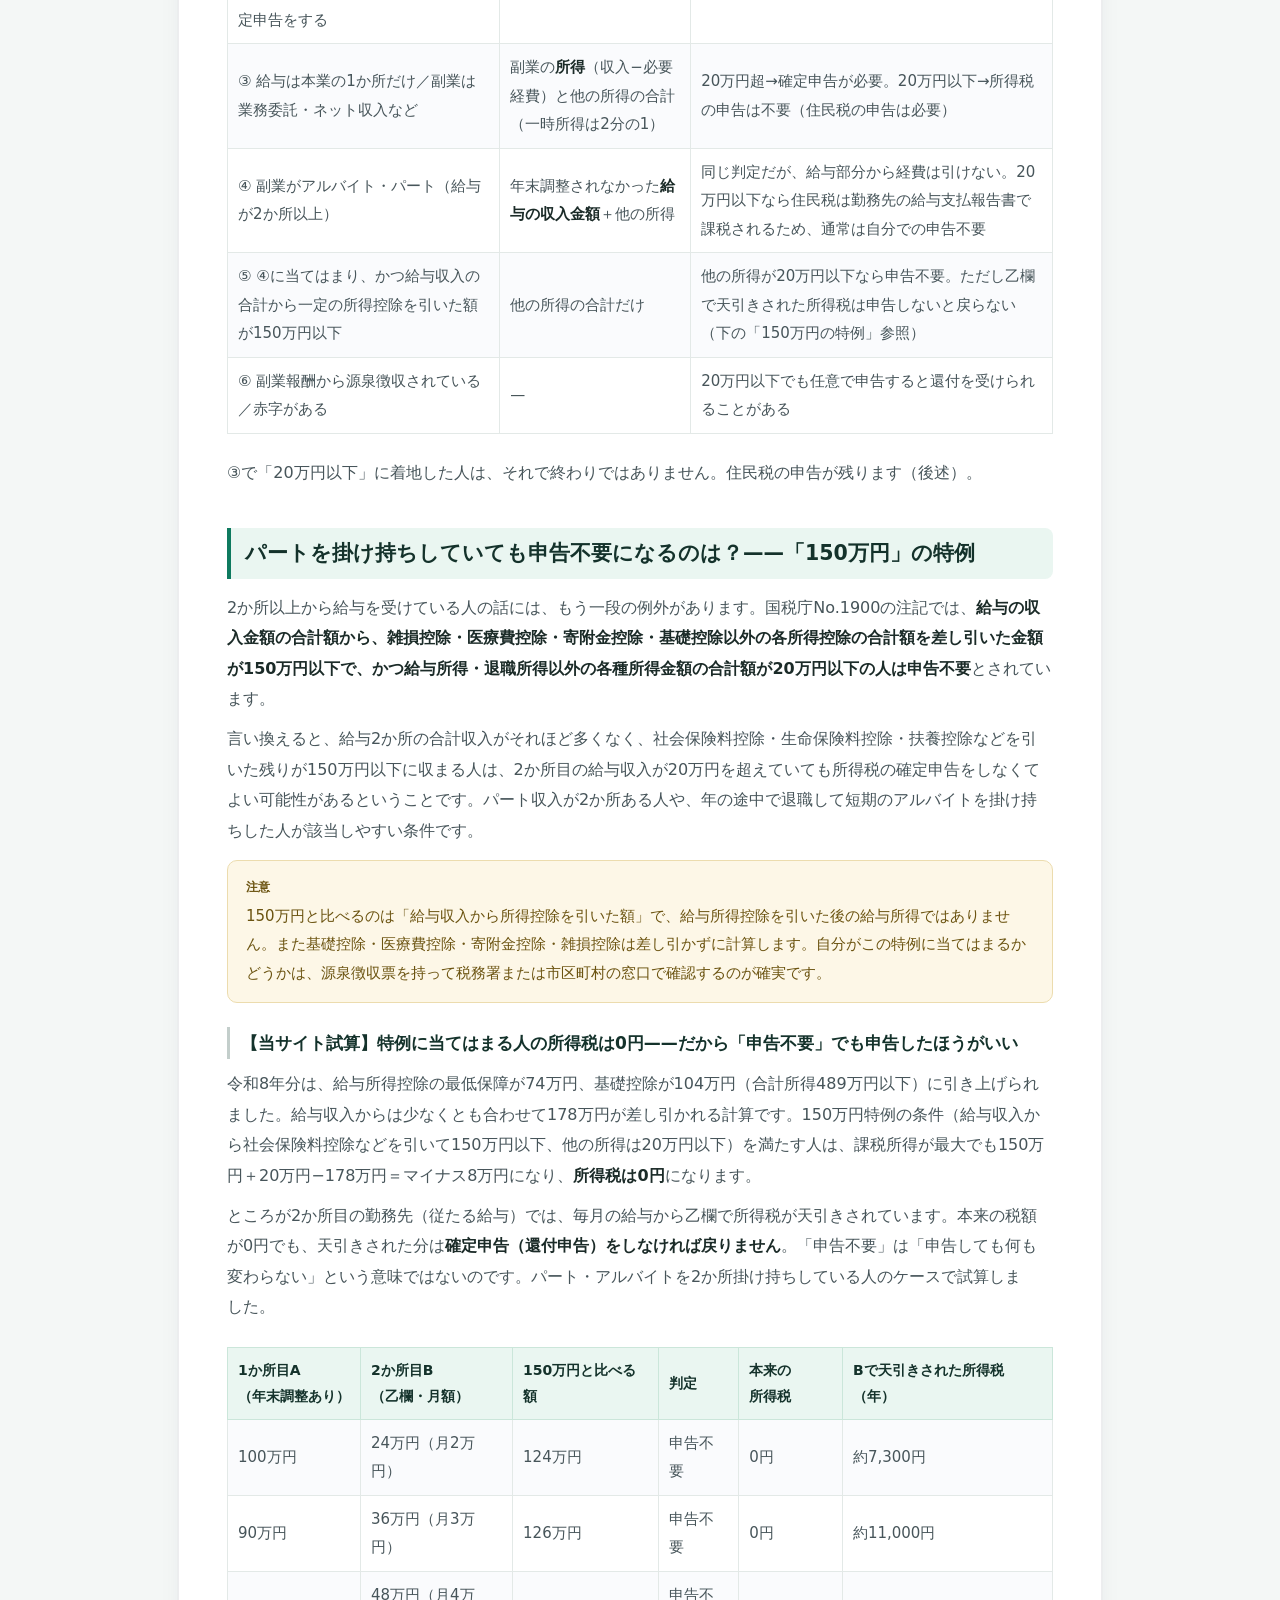
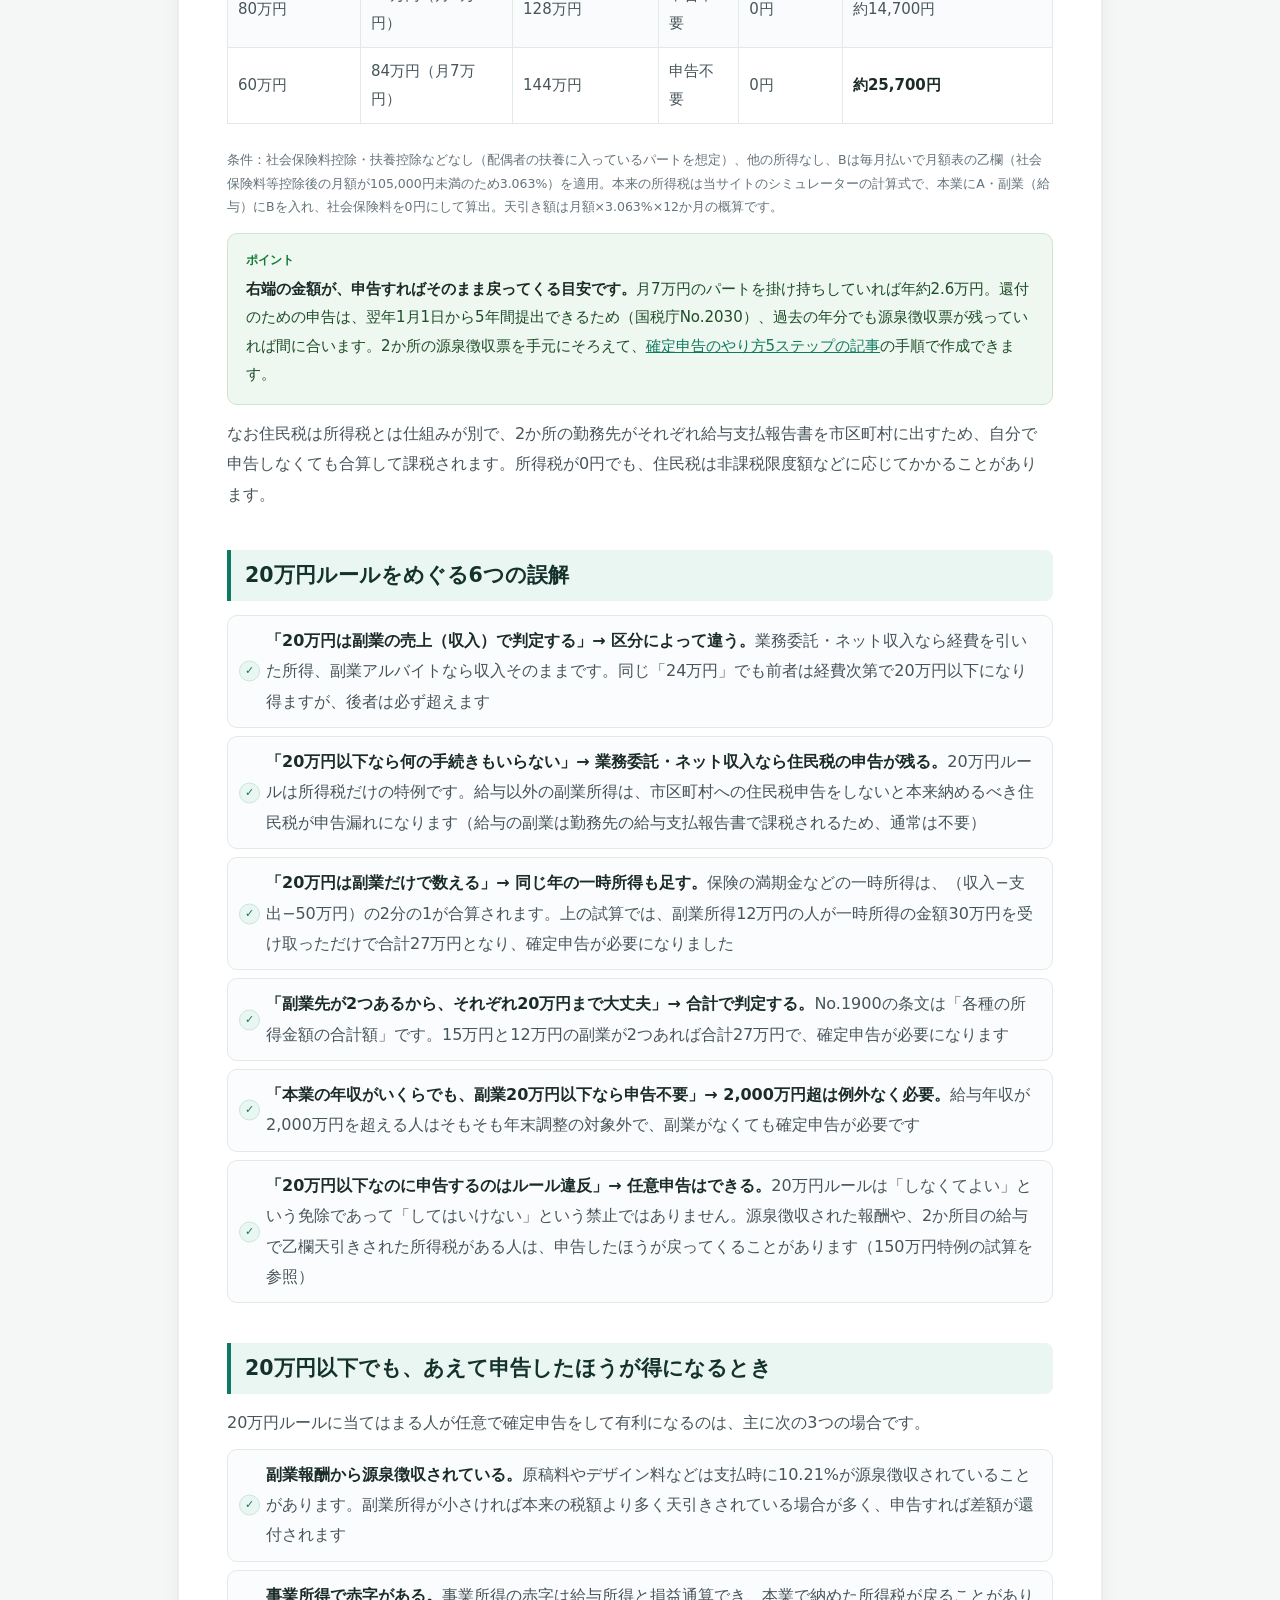
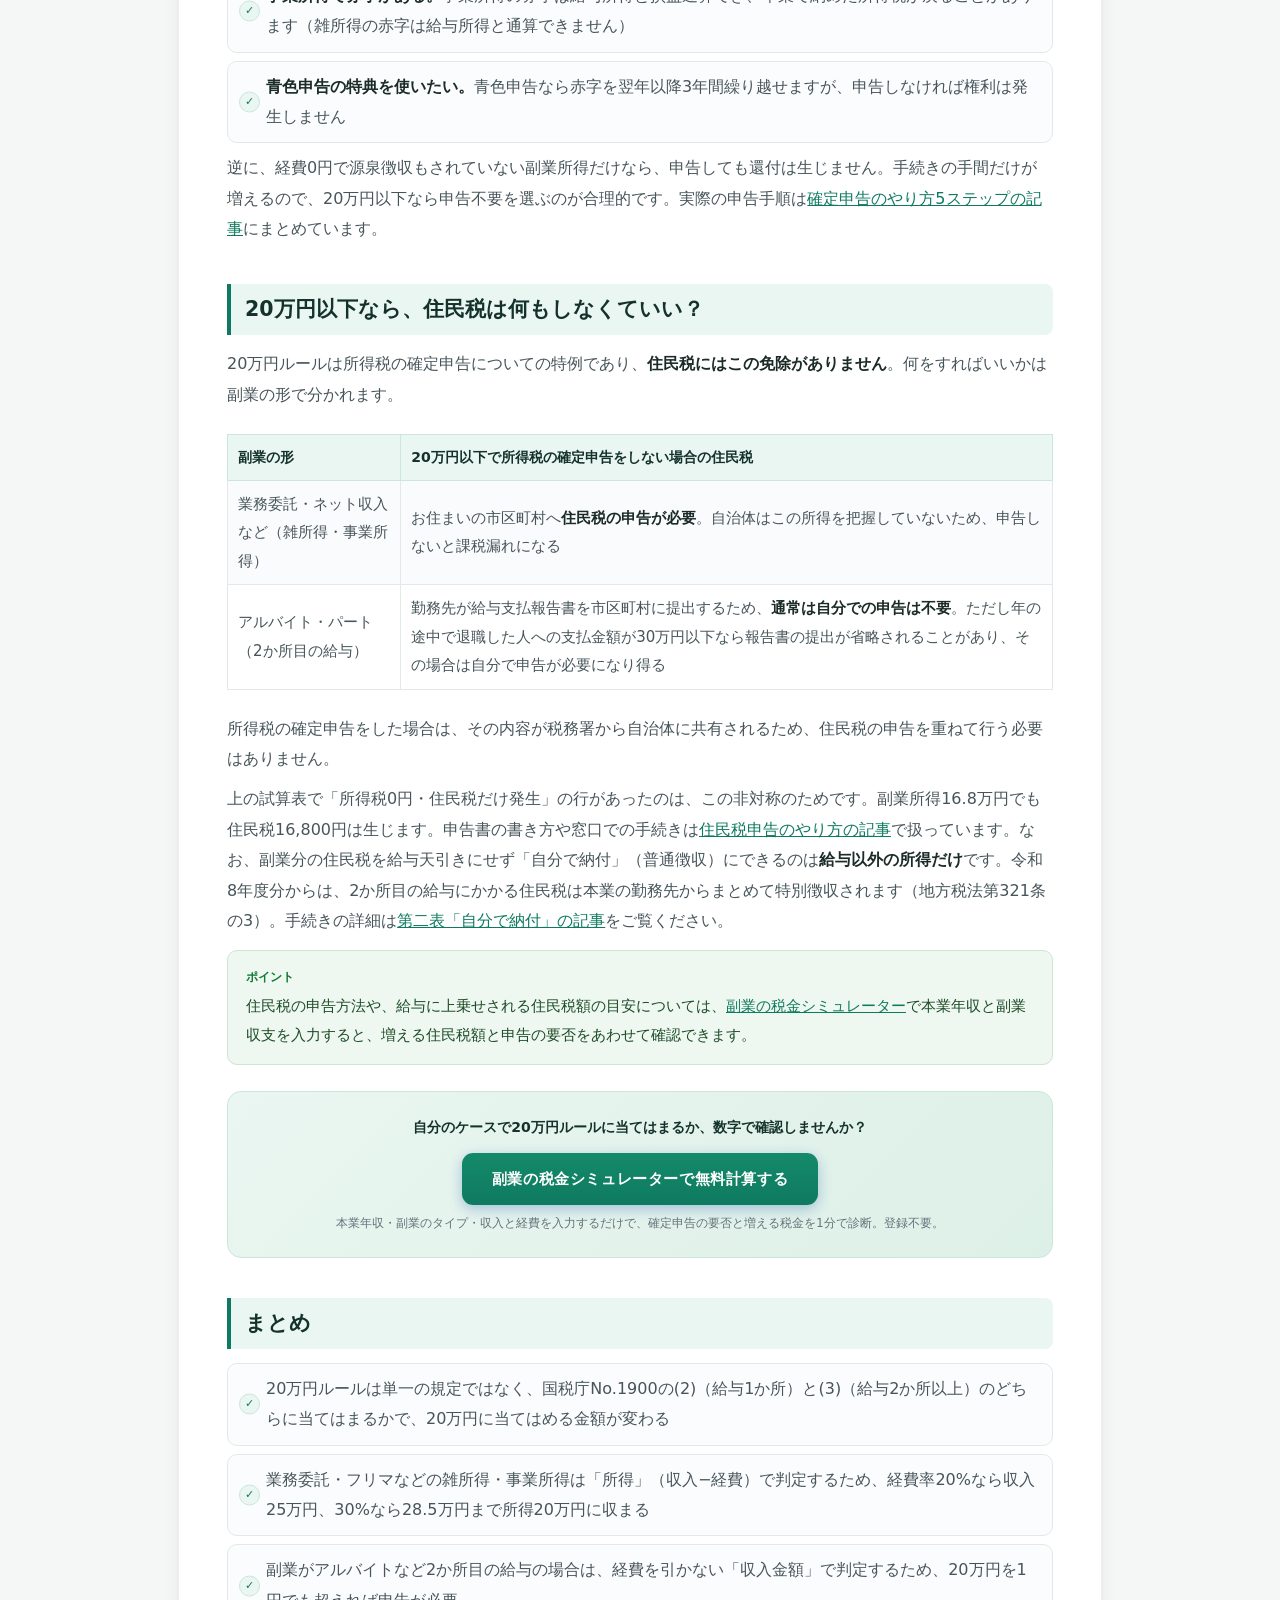
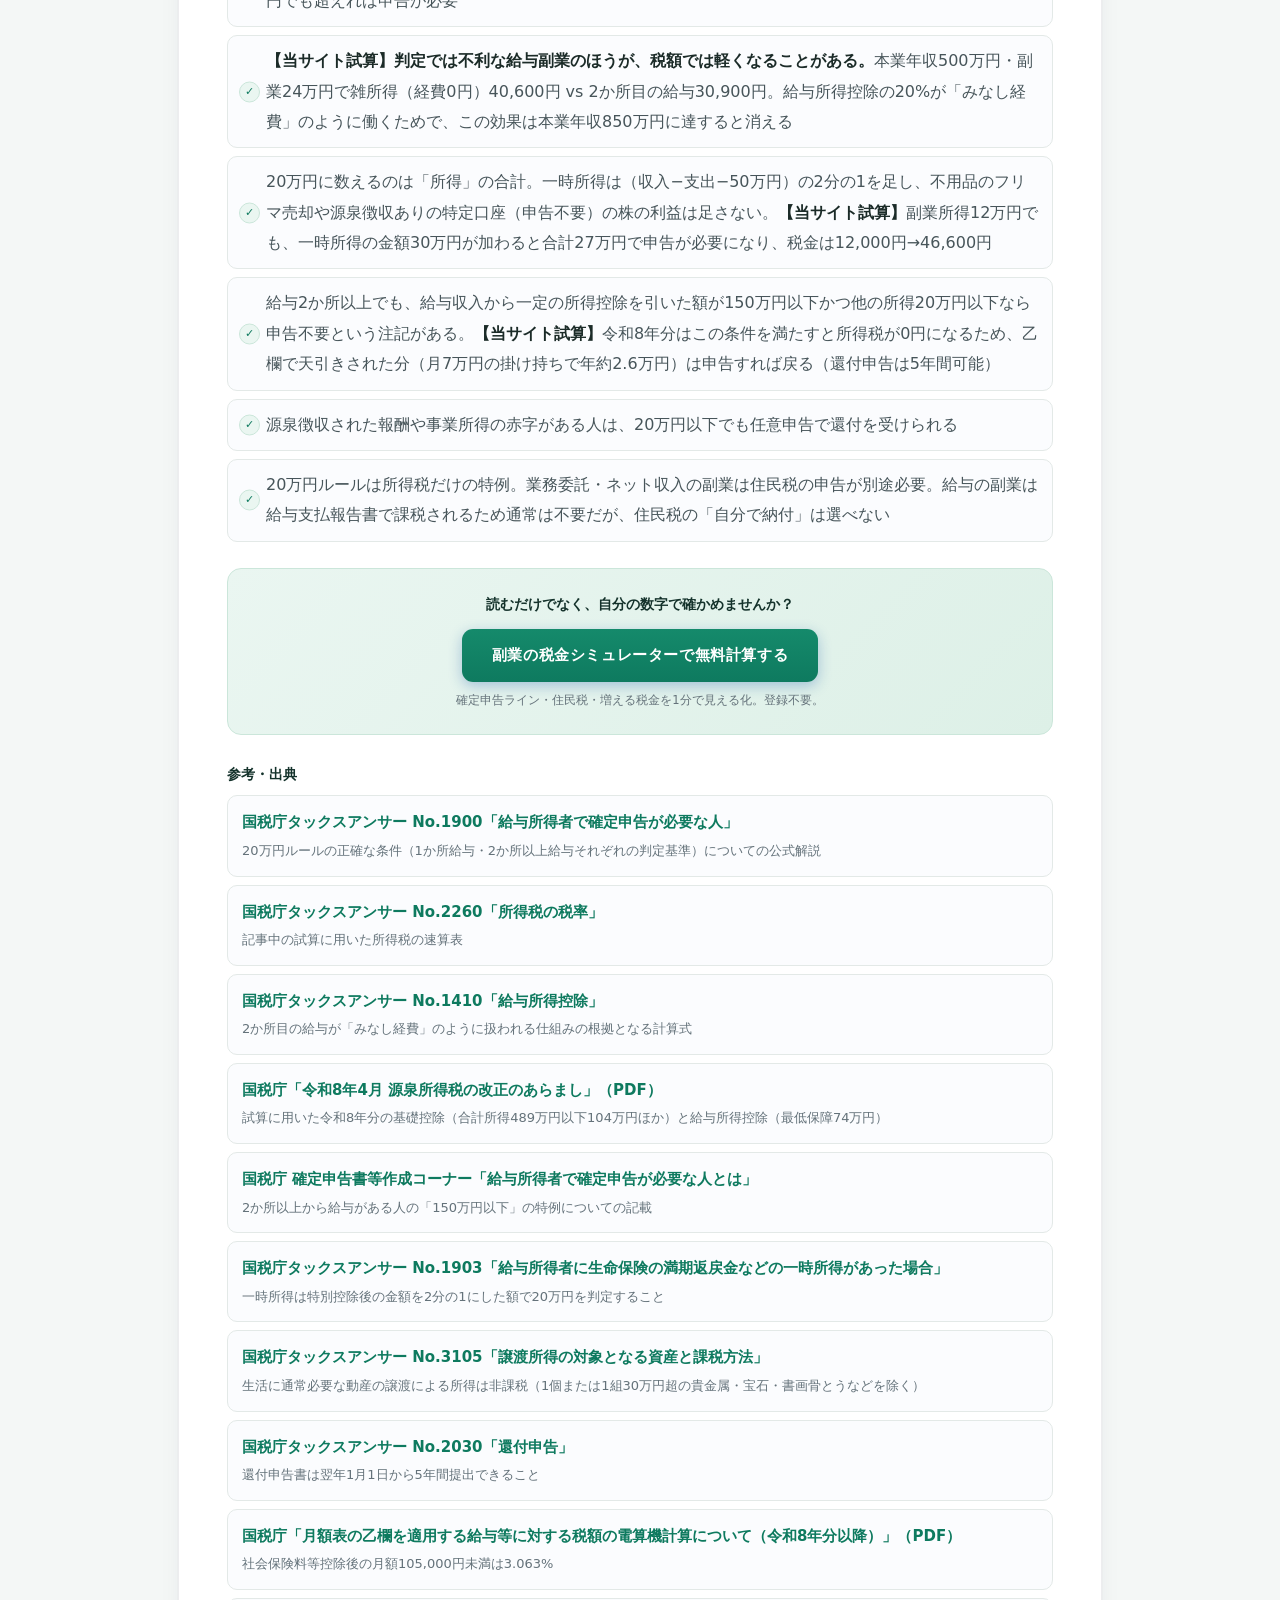
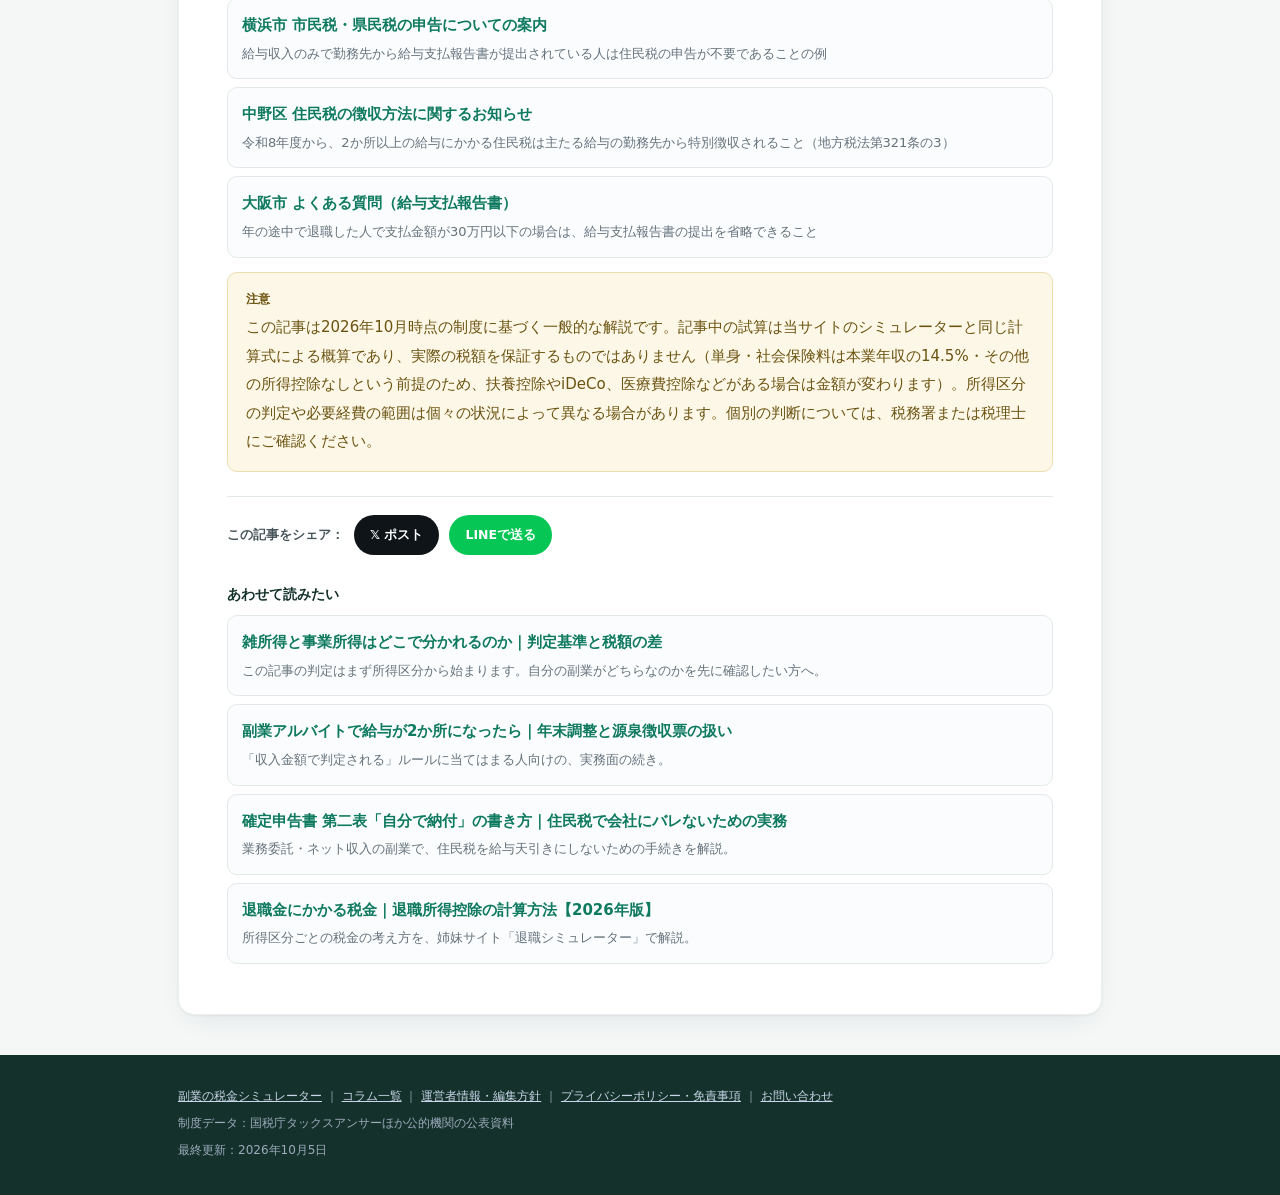
<file: articles/20man-en-rule-guide.html>
<!DOCTYPE html>
<html lang="ja">
<head>
<meta charset="UTF-8">
<meta name="viewport" content="width=device-width, initial-scale=1.0">
<!-- Google tag (gtag.js) -->
<script async src="https://www.googletagmanager.com/gtag/js?id=G-FH1NG08BVZ"></script>
<script>
  window.dataLayer = window.dataLayer || [];
  function gtag(){dataLayer.push(arguments);}
  gtag('js', new Date());
  gtag('config', 'G-FH1NG08BVZ');
</script>
<link rel="icon" type="image/svg+xml" href="/favicon.svg">
<link rel="icon" type="image/png" sizes="32x32" href="/favicon-32.png">
<link rel="apple-touch-icon" href="/apple-touch-icon.png">
<script async src="https://pagead2.googlesyndication.com/pagead/js/adsbygoogle.js?client=ca-pub-9132302948928758" crossorigin="anonymous"></script>
<title>副業の20万円ルール完全ガイド【2026年版】</title>
<meta name="description" content="副業の確定申告が不要になる「20万円ルール」を国税庁の規定に沿って解説。雑所得は「所得」、副業アルバイトは「収入金額」で判定が変わる仕組みに加え、同じ副業収入24万円で税金がいくら違うかを当サイトのシミュレーターで独自試算。判定チャート・150万円の特例・5つの誤解も掲載。">
<link rel="canonical" href="https://fukugyou-sim.com/articles/20man-en-rule-guide.html">
<meta property="og:image" content="https://fukugyou-sim.com/ogp.png">
<meta name="twitter:card" content="summary_large_image">
<link rel="stylesheet" href="./article.css">
<script type="application/ld+json">
{
  "@context": "https://schema.org",
  "@type": "Article",
  "headline": "20万円ルール完全ガイド——「収入」と「所得」の違いで判定が変わる",
  "datePublished": "2026-07-21",
  "dateModified": "2026-10-05",
  "author": {"@type": "Person", "name": "副業の税金シミュレーター運営者"}
}
</script>
<script type="application/ld+json">
{
  "@context": "https://schema.org",
  "@type": "FAQPage",
  "mainEntity": [
    {
      "@type": "Question",
      "name": "副業の20万円ルールとは何ですか？",
      "acceptedAnswer": {
        "@type": "Answer",
        "text": "1か所から給与を受けていて年末調整を受けている会社員は、給与所得・退職所得以外の各種所得金額の合計が年20万円以下であれば所得税の確定申告が不要になる取り扱いです（国税庁タックスアンサーNo.1900）。副業の業務委託収入やネット収入などの雑所得・事業所得が対象になります。"
      }
    },
    {
      "@type": "Question",
      "name": "副業がアルバイトなど給与の場合も、所得20万円以下なら申告不要ですか？",
      "acceptedAnswer": {
        "@type": "Answer",
        "text": "いいえ。2か所以上から給与を受けている場合、国税庁の規定では年末調整されなかった給与の「収入金額」（経費を引く前の額面）と、他の所得の合計額で20万円を判定します。雑所得のような必要経費を差し引く計算はできないため、同じ20万円でも給与副業の方が申告が必要になりやすい点に注意が必要です。"
      }
    },
    {
      "@type": "Question",
      "name": "副業所得が20万円以下なら住民税の申告も不要ですか？",
      "acceptedAnswer": {
        "@type": "Answer",
        "text": "副業が業務委託・ネット収入など給与以外の所得なら、不要にはなりません。20万円ルールは所得税の確定申告についての特例であり、住民税にはこの免除がないため、市区町村への住民税申告が別途必要です。一方、副業がアルバイトなど給与の場合は、勤務先が給与支払報告書を市区町村に提出するため、通常は自分で住民税申告をしなくても課税されます（ただし年の途中で退職した人への支払金額が30万円以下の場合は報告書の提出が省略されることがあります）。確定申告をした場合はその情報が自治体に共有されるため、住民税の申告は不要です。"
      }
    },
    {
      "@type": "Question",
      "name": "保険の満期金やフリマの売上も20万円に含めますか？",
      "acceptedAnswer": {
        "@type": "Answer",
        "text": "生命保険の満期金などの一時所得は、収入から支出と特別控除50万円を引いた一時所得の金額を、さらに2分の1にした額を20万円の判定に含めます（国税庁No.1903）。家具・衣服など生活に通常必要な動産を売った所得は非課税なので含めません（1個または1組30万円超の貴金属・宝石・書画骨とうなどを除く。国税庁No.3105）。源泉徴収ありの特定口座で申告不要を選んだ株の利益も、20万円の判定から除かれます（国税庁No.1900）。"
      }
    },
    {
      "@type": "Question",
      "name": "経費を引けない給与の副業は、雑所得の副業より税金が高くなりますか？",
      "acceptedAnswer": {
        "@type": "Answer",
        "text": "20万円の判定では給与副業のほうが不利ですが、税額はむしろ軽くなることがあります。当サイトのシミュレーターと同じ計算式で本業年収500万円・副業収入24万円を試算すると、雑所得（経費0円）で増える税金は40,600円、2か所目の給与なら30,900円でした。年間の給与収入が増えることで給与所得控除も増え、収入の20%相当が自動的に差し引かれるためです。ただし給与所得控除は給与収入850万円で上限（195万円）に達するため、本業年収が850万円以上の人にはこの効果は生じません。"
      }
    },
    {
      "@type": "Question",
      "name": "給与が2か所以上あると、必ず20万円で判定されるのですか？",
      "acceptedAnswer": {
        "@type": "Answer",
        "text": "例外があります。国税庁No.1900の注記では、給与の収入金額の合計額から雑損控除・医療費控除・寄附金控除・基礎控除以外の各所得控除の合計額を差し引いた金額が150万円以下で、かつ給与所得・退職所得以外の各種所得金額の合計額が20万円以下の人は確定申告が不要とされています。給与2か所の収入がそれほど多くない人は、2か所目の給与が20万円を超えていても申告不要になる可能性があります。"
      }
    }
  ]
}
</script>
</head>
<body>

<header class="site">
  <div class="wrap">
    <svg class="logo-mark" viewBox="0 0 40 40" aria-hidden="true">
      <rect x="2" y="2" width="36" height="36" rx="9" fill="#0e7a5f"/>
      <path d="M13 10 L20 18.5 L27 10" fill="none" stroke="#fff" stroke-width="2.6" stroke-linecap="round" stroke-linejoin="round"/>
      <path d="M20 18.5 V29" fill="none" stroke="#fff" stroke-width="2.6" stroke-linecap="round"/>
      <path d="M14.5 21 H25.5 M14.5 25 H25.5" fill="none" stroke="#fff" stroke-width="2.2" stroke-linecap="round"/>
      <rect x="10" y="31.4" width="20" height="2.4" rx="1.2" fill="#7fcbb4"/>
    </svg>
    <div class="logo-text">
      <div class="logo"><a href="../">副業の税金シミュレーター</a></div>
      <div class="logo-sub">確定申告ライン・住民税・増える税金を1分で見える化</div>
    </div>
  </div>
</header>

<div class="wrap">
  <nav class="breadcrumb"><a href="../">ホーム</a> › <a href="./">コラム一覧</a> › 20万円ルール完全ガイド</nav>

  <article class="card">
    <h1>副業の20万円ルール完全ガイド<br>｜「収入」と「所得」の違いで申告の要否が変わる【2026年版】</h1>
    <p class="meta">公開日：2026年7月21日 ｜ 最終更新：2026年10月5日</p>

    <p class="lead">20万円ルールとは、給与を1か所から受けていて年末調整を受けた会社員は、給与所得・退職所得以外の各種所得金額の合計が年20万円以下であれば所得税の確定申告が不要になる取り扱いです（国税庁タックスアンサーNo.1900）。ただし副業が業務委託やネット収入なのか、アルバイトなどの給与なのかによって「20万円」を計算するときの基準（所得か、収入そのままか）が変わります。この記事では判定の仕組みを整理したうえで、<strong>同じ副業収入24万円が区分と経費でいくら違う結果になるのかを、当サイトのシミュレーターと同じ計算式で試算</strong>しました。判定では不利に見える給与副業のほうが、税額では軽くなることがある——という結果も出ています。</p>

    <div class="keypoints">
      <div class="k-title">この記事の要点</div>
      <ul>
        <li>業務委託・フリマ・アフィリエイトなど雑所得・事業所得の副業は、収入から必要経費を引いた「所得」が20万円以下かどうかで判定する</li>
        <li>副業がアルバイト・パートなど給与の場合は、2か所目の給与の「収入金額」（経費控除なしの額面）を他の所得と合算して20万円判定を行う（国税庁No.1900）</li>
        <li><strong>【当サイト試算】</strong>本業年収500万円・副業収入24万円で比べると、雑所得（経費0円）の税負担は40,600円、2か所目の給与なら30,900円。判定では不利な給与副業のほうが税額は9,700円軽い（給与所得控除が自動的に効くため）</li>
        <li>20万円に数えるのは「所得」の合計。保険の満期金などの一時所得は（収入−支出−50万円）の2分の1を足し、不用品のフリマ売却や源泉徴収ありの特定口座（申告不要を選択）の株の利益は足さない</li>
        <li>2か所以上から給与がある人でも、給与収入から一定の所得控除を引いた額が150万円以下で他の所得が20万円以下なら申告不要。<strong>【当サイト試算】</strong>令和8年分の控除額で計算すると、この特例に当てはまる人の所得税は0円になるため、2か所目で乙欄天引きされた所得税（月3万円なら年約1.1万円）は申告すれば全額戻る</li>
        <li>20万円ルールは所得税だけの特例。副業が業務委託・ネット収入なら20万円以下でも住民税の申告が別途必要（アルバイトなど給与の副業は、勤務先から市区町村へ給与支払報告書が出るため通常は不要）</li>
      </ul>
    </div>

    <div class="toc">
      <div class="toc-title">この記事でわかること</div>
      <ol>
        <li>そもそも誰が使える特例なのか（国税庁No.1900の3つの条件）</li>
        <li>業務委託・ネット収入は「所得」で判定——経費率で収入の上限はどこまで伸びるか</li>
        <li>副業がアルバイトだと、なぜ「収入」で判定されるのか</li>
        <li>保険の満期金、フリマ、株の利益——20万円に足すもの・足さないもの</li>
        <li>【当サイト試算】同じ副業収入24万円で、税金はいくら違うのか</li>
        <li>あなたはどれに当てはまる？——判定チャート</li>
        <li>パートを掛け持ちしていても申告不要になるのは？——「150万円」の特例</li>
        <li>20万円ルールをめぐる6つの誤解</li>
        <li>20万円以下でも、あえて申告したほうが得になるとき</li>
        <li>20万円以下なら、住民税は何もしなくていい？</li>
      </ol>
    </div>

    <h2>そもそも誰が使える特例なのか——国税庁No.1900の3つの条件</h2>
    <p>会社員は勤務先の年末調整によって所得税の精算が完了するため、本来なら確定申告をしなくても納税が完結します。しかし副業などで給与以外の所得があると、その分の税額が年末調整には反映されていません。そこで国税庁は、給与所得者のうち確定申告が必要になる人を条件で区切っており、そこから外れた人は申告をしなくてよい——という組み立てになっています（国税庁タックスアンサーNo.1900「給与所得者で確定申告が必要な人」）。副業に関係するのは次の3つです。</p>
    <div class="table-scroll">
      <table class="info">
        <tr><th>No.1900の条件</th><th>内容</th><th>副業をしている人への意味</th></tr>
        <tr><td>(1) 高額給与</td><td>給与の年間収入金額が2,000万円を超える人</td><td>副業の額に関係なく確定申告が必要。20万円ルールは使えない</td></tr>
        <tr><td>(2) 給与が1か所</td><td>給与1か所・全部が源泉徴収の対象で、給与所得・退職所得以外の<strong>各種の所得金額の合計が20万円を超える</strong>人</td><td>副業が業務委託・ネット収入などの場合。「所得金額」＝収入−必要経費で判定する</td></tr>
        <tr><td>(3) 給与が2か所以上</td><td>給与2か所以上・全部が源泉徴収の対象で、<strong>年末調整されなかった給与の収入金額</strong>と各種の所得金額との合計が20万円を超える人</td><td>副業がアルバイト・パートの場合。給与部分は「収入金額」のまま足す</td></tr>
      </table>
    </div>
    <p>つまり「20万円ルール」という単一の規定があるわけではなく、(2)と(3)のどちらに当てはまるかで<strong>20万円に何を当てはめて数えるかが変わる</strong>のが実態です。ここを読み違えると結論が逆になります。</p>
    <div class="point">20万円ルールはあくまで「申告しなくてよい」という所得税の手続き上の特例です。副業でいくら税金が増えるか自体を知りたい場合は、<a href="../">副業の税金シミュレーター</a>で本業年収と副業の収支を入力すると、申告の要否と増える税額をまとめて確認できます。</div>

    <h2>業務委託・ネット収入は「所得」で判定——経費率で収入の上限はどこまで伸びるか</h2>
    <p>業務委託の報酬、ネット物販、アフィリエイト収入など、給与ではない形で得る副業収入は雑所得または事業所得に区分されます。この場合の20万円判定は、<strong>収入から必要経費を差し引いた後の「所得金額」</strong>で行います。したがって収入が20万円を超えていても、必要経費を引いた所得が20万円以下になれば、20万円ルールの対象内（＝所得税の申告不要）となる余地があります。</p>
    <p>では経費がいくらかかっていると、収入はどこまでなら所得20万円以内に収まるのか。20万円 ÷（1 − 経費率）で求められます。</p>
    <div class="table-scroll">
      <table class="info">
        <tr><th>収入に対する経費の割合</th><th>所得20万円ちょうどになる副業収入</th><th>この収入までなら所得税の申告不要</th></tr>
        <tr><td>0%（経費なし）</td><td>200,000円</td><td>20.0万円</td></tr>
        <tr><td>10%</td><td>222,222円</td><td>22.2万円</td></tr>
        <tr><td>20%</td><td>250,000円</td><td>25.0万円</td></tr>
        <tr><td>30%</td><td>285,714円</td><td>28.5万円</td></tr>
        <tr><td>40%</td><td>333,333円</td><td>33.3万円</td></tr>
        <tr><td>50%</td><td>400,000円</td><td>40.0万円</td></tr>
      </table>
    </div>
    <div class="caution">この表は「経費を積めば申告を避けられる」という話ではありません。ここで引ける経費は<strong>実際に支出があり、その副業のために必要だったもの</strong>だけです。かかっていない経費を計上したり売上を除外したりすれば、所得を下げるどころか脱税になります。何がどこまで経費になるかは<a href="./fukugyou-keihi-kaji-anbun.html">副業の経費と家事按分の記事</a>で費目別に整理しています。</div>

    <h2>副業がアルバイトだと、なぜ「収入」で判定されるのか</h2>
    <p>副業がアルバイトやパートなど<strong>2か所目の給与</strong>として支払われる場合は、上の表の(3)が適用されます。給与部分については<strong>年末調整されなかった給与の収入金額</strong>をそのまま他の所得と合算して20万円と比べます。</p>
    <p>雑所得のように必要経費を差し引く計算はありません。給与所得控除を引いた後の「所得」でもなく、控除前の「収入」で比較します。給与所得控除は勤務先ごとに配分されるものではなく年間の給与収入の合計に対して1回だけ計算されるため、2か所目の給与だけを取り出して「所得」を出すことができない——という所得税の構造上の理由によるものです。</p>
    <div class="table-scroll">
      <table class="info">
        <tr><th>副業の形態</th><th>20万円判定に使う金額</th><th>経費・控除の扱い</th></tr>
        <tr><td>業務委託・フリーランス（雑所得・事業所得）</td><td>収入 − 必要経費 ＝ 所得</td><td>実際にかかった経費を引ける</td></tr>
        <tr><td>ネット物販・アフィリエイト（雑所得・事業所得）</td><td>収入 − 必要経費 ＝ 所得</td><td>同上（仕入原価も含む）</td></tr>
        <tr><td>副業アルバイト・パート（2か所目の給与）</td><td>年末調整されなかった給与の収入金額</td><td>判定の段階では何も引けない</td></tr>
      </table>
    </div>
    <p>所得区分そのものの分かれ目（どこまでが雑所得で、どこからが事業所得か）については<a href="./zatsu-shotoku-to-jigyou-shotoku.html">雑所得と事業所得の判定基準の記事</a>、2か所給与の年末調整と源泉徴収票の扱いは<a href="./fukugyou-arubaito-2kasho-kyuuyo.html">副業アルバイトで給与が2か所になる場合の記事</a>で詳しく扱っています。</p>

    <h2>保険の満期金、フリマ、株の利益——20万円に足すもの・足さないもの</h2>
    <p>No.1900の言葉は「各種の所得金額の合計額」です。副業の所得だけを見て「20万円以下だから大丈夫」と判断していても、同じ年に別の所得があれば合算されます。逆に、お金が入ってきても20万円の計算に入らないものもあります。副業をしている人が同じ年に受け取りがちなお金を、国税庁の資料に沿って分けると次のとおりです。</p>
    <div class="table-scroll">
      <table class="info">
        <tr><th>同じ年にあったお金</th><th>20万円の判定での扱い</th><th>根拠</th></tr>
        <tr><td>2つ目・3つ目の業務委託、ネット収入</td><td><strong>足す</strong>（それぞれの所得＝収入−経費を合計）</td><td>No.1900</td></tr>
        <tr><td>生命保険の満期金・懸賞金などの一時所得</td><td><strong>足す</strong>。ただし（収入−支出−特別控除50万円）を<strong>さらに2分の1</strong>にした額</td><td>No.1903</td></tr>
        <tr><td>家具・衣服・家電など、自分で使っていた物をフリマで売った</td><td><strong>足さない</strong>（生活に通常必要な動産の譲渡は非課税）。1個または1組30万円超の貴金属・宝石・書画骨とうなどは別</td><td>No.3105</td></tr>
        <tr><td>仕入れた物を売る・転売目的で買った物を売る</td><td><strong>足す</strong>（生活用の不用品ではないため非課税の対象外。雑所得・事業所得として扱う）</td><td>No.3105の対象外</td></tr>
        <tr><td>源泉徴収ありの特定口座で、申告不要を選んだ株の利益・上場株式の配当</td><td><strong>足さない</strong>（口座内の源泉徴収で課税が完結）</td><td>No.1900</td></tr>
      </table>
    </div>
    <p>では実際に合算すると判定と税額はどう変わるのか。<a href="../">当サイトのシミュレーター</a>と同じ計算式で、<strong>本業年収500万円・業務委託の副業所得12万円</strong>の会社員に、同じ年の別のお金が加わった場合を試算しました。</p>
    <div class="table-scroll">
      <table class="info">
        <tr><th>副業所得12万円に加わったもの</th><th>20万円の判定に使う合計</th><th>判定</th><th>増える所得税</th><th>増える住民税</th><th>合計</th></tr>
        <tr><td>なし（副業だけ）</td><td>12.0万円</td><td>以下（申告不要）</td><td>0円※</td><td>12,000円</td><td>12,000円</td></tr>
        <tr><td>不用品のフリマ売却 15万円</td><td>12.0万円</td><td>以下（申告不要）</td><td>0円※</td><td>12,000円</td><td>12,000円</td></tr>
        <tr><td>特定口座（源泉あり・申告不要）の株の利益 30万円</td><td>12.0万円</td><td>以下（申告不要）</td><td>0円※</td><td>12,000円</td><td>12,000円</td></tr>
        <tr><td>保険の満期金（一時所得の金額16万円→2分の1で8万円）</td><td>20.0万円</td><td>以下（申告不要）</td><td>0円※</td><td>20,000円</td><td>20,000円</td></tr>
        <tr><td><strong>保険の満期金（一時所得の金額30万円→2分の1で15万円）</strong></td><td>27.0万円</td><td><strong>超（申告必要）</strong></td><td>19,600円</td><td>27,000円</td><td><strong>46,600円</strong></td></tr>
        <tr><td>別の取引先からの業務委託 所得10万円</td><td>22.0万円</td><td>超（申告必要）</td><td>14,500円</td><td>22,000円</td><td>36,500円</td></tr>
      </table>
    </div>
    <p style="font-size:12.5px;color:var(--muted);">※申告不要を選んだ場合。条件：単身の会社員・社会保険料は本業年収の14.5%で概算・その他の控除なし・住民税は所得割のみ。株の利益にかかる税（口座内で源泉徴収済み）は含めていません。一時所得の金額は「満期金の額−払い込んだ保険料−特別控除50万円」で、保険料を本人が負担している場合です。</p>
    <div class="point"><strong>副業所得は12万円のまま変わっていないのに、満期金の一時所得が加わっただけで確定申告が必要になり、税金の合計は12,000円から46,600円に増えました。</strong>一時所得の金額16万円（2分の1で8万円）なら合計ちょうど20万円で「20万円を超える」に当たらず申告不要ですが、30万円（同15万円）では超えます。満期金や解約返戻金を受け取った年は、副業の所得と足して判定し直してください。</div>
    <p>反対に、自分の服や家電をフリマで売っただけなら何円になっても20万円には数えません（30万円超の貴金属などを除く）。ただし「不用品のつもりで仕入れて売る」ことを繰り返していれば、それは副業の売上です。どちらに当たるか迷うものは、取引の記録を残したうえで税務署に確認しましょう。</p>

    <h2>【当サイト試算】同じ副業収入24万円で、税金はいくら違うのか</h2>
    <p>ここまでは判定の話です。では実際の税額はどうなるのか。「経費を引けない給与副業は不利」と説明されることが多いのですが、税額まで計算してみると話が変わります。<a href="../">当サイトのシミュレーター</a>と同じ計算式（国税庁の速算表・令和8年度税制改正後の基礎控除と給与所得控除・住民税所得割10%）で、<strong>本業年収500万円・副業収入24万円</strong>に固定し、区分と経費の組み合わせだけを振って試算しました。</p>
    <div class="table-scroll">
      <table class="info">
        <tr><th>副業の区分と経費</th><th>20万円判定に使う額</th><th>判定</th><th>増える所得税</th><th>増える住民税</th><th>税金の合計</th><th>収入から経費と税を引いた残り</th></tr>
        <tr><td>雑所得・経費0円</td><td>24.0万円</td><td>超（申告必要）</td><td>16,600円</td><td>24,000円</td><td>40,600円</td><td>199,400円</td></tr>
        <tr><td>雑所得・経費2.4万円（10%）</td><td>21.6万円</td><td>超（申告必要）</td><td>14,100円</td><td>21,600円</td><td>35,700円</td><td>180,300円</td></tr>
        <tr><td>雑所得・経費4.8万円（20%）</td><td>19.2万円</td><td>以下（申告不要）</td><td>0円<span style="font-size:11px;">※</span></td><td>19,200円</td><td>19,200円</td><td>172,800円</td></tr>
        <tr><td>雑所得・経費7.2万円（30%）</td><td>16.8万円</td><td>以下（申告不要）</td><td>0円<span style="font-size:11px;">※</span></td><td>16,800円</td><td>16,800円</td><td>151,200円</td></tr>
        <tr><td><strong>2か所目の給与・24万円</strong></td><td>24.0万円</td><td>超（申告必要）</td><td>11,700円</td><td>19,200円</td><td>30,900円</td><td><strong>209,100円</strong></td></tr>
      </table>
    </div>
    <p style="font-size:12.5px;color:var(--muted);">※申告不要を選んだ場合の金額です。任意で確定申告をした場合、経費4.8万円のケースは所得税11,700円、経費7.2万円のケースは9,200円が発生します。条件：単身の会社員・社会保険料は本業年収の14.5%（72.5万円）で概算・扶養控除やiDeCoなどその他の控除なし・住民税は所得割のみ（均等割は副業の有無で変わらないため除外）。</p>
    <div class="point"><strong>いちばん税金が軽いのは経費7.2万円のケースですが、手元に残る額がいちばん多いのは「2か所目の給与」です。</strong>経費は実際の支出なので、税金が減っても財布は軽くなります。「税金の合計」と「残る額」は別の指標として見てください。</div>

    <h3>判定では不利な給与副業が、税額では有利になる理由</h3>
    <p>上の表で注目したいのは、<strong>雑所得で経費を4.8万円（20%）計上したケースと、2か所目の給与24万円のケースが、まったく同じ課税所得になっている</strong>点です。どちらも合計所得金額に加わるのは19.2万円で、任意申告した場合の所得税も同額の11,700円、住民税も同額の19,200円です。</p>
    <p>理由は給与所得控除です。本業年収500万円の人が2か所目の給与24万円を得ると、年間の給与収入は524万円になります。給与収入660万円以下の帯では給与所得控除が「収入×20%＋44万円」なので、増えた24万円のうち20%（4.8万円）が自動的に控除され、給与所得の増加は19.2万円で止まります。<strong>給与副業には、経費の領収書を集めなくても収入の20%相当が引かれる「みなし経費」のような効果がある</strong>わけです。</p>
    <p>ただしこの効果の大きさは本業年収で変わります。同じ副業収入24万円・経費0円で本業年収だけを振ってみると、次のようになりました。</p>
    <div class="table-scroll">
      <table class="info">
        <tr><th>本業の年収</th><th>雑所得24万円<br>（経費0円）の税金</th><th>2か所目の給与<br>24万円の税金</th><th>差</th><th>給与副業で合計所得に<br>加わる額</th></tr>
        <tr><td>300万円</td><td>36,200円</td><td>25,300円</td><td>10,900円 軽い</td><td>16.8万円（控除30%）</td></tr>
        <tr><td>400万円</td><td>36,300円</td><td>29,000円</td><td>7,300円 軽い</td><td>19.2万円（控除20%）</td></tr>
        <tr><td>500万円</td><td>40,600円</td><td>30,900円</td><td>9,700円 軽い</td><td>19.2万円（控除20%）</td></tr>
        <tr><td>600万円</td><td>48,600円</td><td>38,900円</td><td>9,700円 軽い</td><td>19.2万円（控除20%）</td></tr>
        <tr><td>700万円</td><td>73,000円</td><td>65,700円</td><td>7,300円 軽い</td><td>21.6万円（控除10%）</td></tr>
        <tr><td>1,000万円</td><td>73,000円</td><td>73,000円</td><td><strong>差なし</strong></td><td>24.0万円（控除なし）</td></tr>
      </table>
    </div>
    <p><strong>本業年収が850万円に達すると、この差は消えます。</strong>給与所得控除は給与収入850万円で195万円の上限に達して増えなくなるため、そこから先の人が2か所目の給与を得ても控除は1円も増えず、副業収入がまるごと所得に乗るからです。年収の高い人にとっては「給与副業のみなし経費」は存在しません。</p>
    <div class="caution">この2つの表は当サイトが国税庁の速算表・基礎控除表・給与所得控除の計算式に基づいて算出した概算であり、実際の税額を保証するものではありません。また、税額が軽いことと申告義務がないことは別問題です。給与副業は24万円のまま判定されるので、上の表のどのケースでも確定申告が必要になります。なお副業がアルバイトの場合、勤務時間や収入によっては社会保険の加入義務が生じ、税金とは別に保険料負担が発生することがあります（上の試算には含まれていません）。</div>

    <h2>あなたはどれに当てはまる？——判定チャート</h2>
    <p>上から順に見て、最初に当てはまったところが結論です。</p>
    <div class="table-scroll">
      <table class="info">
        <tr><th>あなたの状況</th><th>20万円と比べる金額</th><th>結論</th></tr>
        <tr><td>① 本業の給与年収が2,000万円を超える</td><td>—</td><td>副業の額に関係なく確定申告が必要（No.1900(1)）。以下は読まなくてよい</td></tr>
        <tr><td>② 医療費控除・ふるさと納税（ワンストップ特例を使わない）・住宅ローン控除の初年度などで、どうせ確定申告をする</td><td>—</td><td>20万円以下の副業所得もその申告書に含めなければならない</td></tr>
        <tr><td>③ 給与は本業の1か所だけ／副業は業務委託・ネット収入など</td><td>副業の<strong>所得</strong>（収入−必要経費）と他の所得の合計（一時所得は2分の1）</td><td>20万円超→確定申告が必要。20万円以下→所得税の申告は不要（住民税の申告は必要）</td></tr>
        <tr><td>④ 副業がアルバイト・パート（給与が2か所以上）</td><td>年末調整されなかった<strong>給与の収入金額</strong>＋他の所得</td><td>同じ判定だが、給与部分から経費は引けない。20万円以下なら住民税は勤務先の給与支払報告書で課税されるため、通常は自分での申告不要</td></tr>
        <tr><td>⑤ ④に当てはまり、かつ給与収入の合計から一定の所得控除を引いた額が150万円以下</td><td>他の所得の合計だけ</td><td>他の所得が20万円以下なら申告不要。ただし乙欄で天引きされた所得税は申告しないと戻らない（下の「150万円の特例」参照）</td></tr>
        <tr><td>⑥ 副業報酬から源泉徴収されている／赤字がある</td><td>—</td><td>20万円以下でも任意で申告すると還付を受けられることがある</td></tr>
      </table>
    </div>
    <p>③で「20万円以下」に着地した人は、それで終わりではありません。住民税の申告が残ります（後述）。</p>

    <h2>パートを掛け持ちしていても申告不要になるのは？——「150万円」の特例</h2>
    <p>2か所以上から給与を受けている人の話には、もう一段の例外があります。国税庁No.1900の注記では、<strong>給与の収入金額の合計額から、雑損控除・医療費控除・寄附金控除・基礎控除以外の各所得控除の合計額を差し引いた金額が150万円以下で、かつ給与所得・退職所得以外の各種所得金額の合計額が20万円以下の人は申告不要</strong>とされています。</p>
    <p>言い換えると、給与2か所の合計収入がそれほど多くなく、社会保険料控除・生命保険料控除・扶養控除などを引いた残りが150万円以下に収まる人は、2か所目の給与収入が20万円を超えていても所得税の確定申告をしなくてよい可能性があるということです。パート収入が2か所ある人や、年の途中で退職して短期のアルバイトを掛け持ちした人が該当しやすい条件です。</p>
    <div class="caution">150万円と比べるのは「給与収入から所得控除を引いた額」で、給与所得控除を引いた後の給与所得ではありません。また基礎控除・医療費控除・寄附金控除・雑損控除は差し引かずに計算します。自分がこの特例に当てはまるかどうかは、源泉徴収票を持って税務署または市区町村の窓口で確認するのが確実です。</div>

    <h3>【当サイト試算】特例に当てはまる人の所得税は0円——だから「申告不要」でも申告したほうがいい</h3>
    <p>令和8年分は、給与所得控除の最低保障が74万円、基礎控除が104万円（合計所得489万円以下）に引き上げられました。給与収入からは少なくとも合わせて178万円が差し引かれる計算です。150万円特例の条件（給与収入から社会保険料控除などを引いて150万円以下、他の所得は20万円以下）を満たす人は、課税所得が最大でも150万円＋20万円−178万円＝マイナス8万円になり、<strong>所得税は0円</strong>になります。</p>
    <p>ところが2か所目の勤務先（従たる給与）では、毎月の給与から乙欄で所得税が天引きされています。本来の税額が0円でも、天引きされた分は<strong>確定申告（還付申告）をしなければ戻りません</strong>。「申告不要」は「申告しても何も変わらない」という意味ではないのです。パート・アルバイトを2か所掛け持ちしている人のケースで試算しました。</p>
    <div class="table-scroll">
      <table class="info">
        <tr><th>1か所目A<br>（年末調整あり）</th><th>2か所目B<br>（乙欄・月額）</th><th>150万円と比べる額</th><th>判定</th><th>本来の所得税</th><th>Bで天引きされた所得税（年）</th></tr>
        <tr><td>100万円</td><td>24万円（月2万円）</td><td>124万円</td><td>申告不要</td><td>0円</td><td>約7,300円</td></tr>
        <tr><td>90万円</td><td>36万円（月3万円）</td><td>126万円</td><td>申告不要</td><td>0円</td><td>約11,000円</td></tr>
        <tr><td>80万円</td><td>48万円（月4万円）</td><td>128万円</td><td>申告不要</td><td>0円</td><td>約14,700円</td></tr>
        <tr><td>60万円</td><td>84万円（月7万円）</td><td>144万円</td><td>申告不要</td><td>0円</td><td><strong>約25,700円</strong></td></tr>
      </table>
    </div>
    <p style="font-size:12.5px;color:var(--muted);">条件：社会保険料控除・扶養控除などなし（配偶者の扶養に入っているパートを想定）、他の所得なし、Bは毎月払いで月額表の乙欄（社会保険料等控除後の月額が105,000円未満のため3.063%）を適用。本来の所得税は当サイトのシミュレーターの計算式で、本業にA・副業（給与）にBを入れ、社会保険料を0円にして算出。天引き額は月額×3.063%×12か月の概算です。</p>
    <div class="point"><strong>右端の金額が、申告すればそのまま戻ってくる目安です。</strong>月7万円のパートを掛け持ちしていれば年約2.6万円。還付のための申告は、翌年1月1日から5年間提出できるため（国税庁No.2030）、過去の年分でも源泉徴収票が残っていれば間に合います。2か所の源泉徴収票を手元にそろえて、<a href="./kakutei-shinkoku-yarikata-5step.html">確定申告のやり方5ステップの記事</a>の手順で作成できます。</div>
    <p>なお住民税は所得税とは仕組みが別で、2か所の勤務先がそれぞれ給与支払報告書を市区町村に出すため、自分で申告しなくても合算して課税されます。所得税が0円でも、住民税は非課税限度額などに応じてかかることがあります。</p>

    <h2>20万円ルールをめぐる6つの誤解</h2>
    <ul class="checklist">
      <li><strong>「20万円は副業の売上（収入）で判定する」→ 区分によって違う。</strong>業務委託・ネット収入なら経費を引いた所得、副業アルバイトなら収入そのままです。同じ「24万円」でも前者は経費次第で20万円以下になり得ますが、後者は必ず超えます</li>
      <li><strong>「20万円以下なら何の手続きもいらない」→ 業務委託・ネット収入なら住民税の申告が残る。</strong>20万円ルールは所得税だけの特例です。給与以外の副業所得は、市区町村への住民税申告をしないと本来納めるべき住民税が申告漏れになります（給与の副業は勤務先の給与支払報告書で課税されるため、通常は不要）</li>
      <li><strong>「20万円は副業だけで数える」→ 同じ年の一時所得も足す。</strong>保険の満期金などの一時所得は、（収入−支出−50万円）の2分の1が合算されます。上の試算では、副業所得12万円の人が一時所得の金額30万円を受け取っただけで合計27万円となり、確定申告が必要になりました</li>
      <li><strong>「副業先が2つあるから、それぞれ20万円まで大丈夫」→ 合計で判定する。</strong>No.1900の条文は「各種の所得金額の合計額」です。15万円と12万円の副業が2つあれば合計27万円で、確定申告が必要になります</li>
      <li><strong>「本業の年収がいくらでも、副業20万円以下なら申告不要」→ 2,000万円超は例外なく必要。</strong>給与年収が2,000万円を超える人はそもそも年末調整の対象外で、副業がなくても確定申告が必要です</li>
      <li><strong>「20万円以下なのに申告するのはルール違反」→ 任意申告はできる。</strong>20万円ルールは「しなくてよい」という免除であって「してはいけない」という禁止ではありません。源泉徴収された報酬や、2か所目の給与で乙欄天引きされた所得税がある人は、申告したほうが戻ってくることがあります（150万円特例の試算を参照）</li>
    </ul>

    <h2>20万円以下でも、あえて申告したほうが得になるとき</h2>
    <p>20万円ルールに当てはまる人が任意で確定申告をして有利になるのは、主に次の3つの場合です。</p>
    <ul class="checklist">
      <li><strong>副業報酬から源泉徴収されている。</strong>原稿料やデザイン料などは支払時に10.21%が源泉徴収されていることがあります。副業所得が小さければ本来の税額より多く天引きされている場合が多く、申告すれば差額が還付されます</li>
      <li><strong>事業所得で赤字がある。</strong>事業所得の赤字は給与所得と損益通算でき、本業で納めた所得税が戻ることがあります（雑所得の赤字は給与所得と通算できません）</li>
      <li><strong>青色申告の特典を使いたい。</strong>青色申告なら赤字を翌年以降3年間繰り越せますが、申告しなければ権利は発生しません</li>
    </ul>
    <p>逆に、経費0円で源泉徴収もされていない副業所得だけなら、申告しても還付は生じません。手続きの手間だけが増えるので、20万円以下なら申告不要を選ぶのが合理的です。実際の申告手順は<a href="./kakutei-shinkoku-yarikata-5step.html">確定申告のやり方5ステップの記事</a>にまとめています。</p>

    <h2>20万円以下なら、住民税は何もしなくていい？</h2>
    <p>20万円ルールは所得税の確定申告についての特例であり、<strong>住民税にはこの免除がありません</strong>。何をすればいいかは副業の形で分かれます。</p>
    <div class="table-scroll">
      <table class="info">
        <tr><th>副業の形</th><th>20万円以下で所得税の確定申告をしない場合の住民税</th></tr>
        <tr><td>業務委託・ネット収入など（雑所得・事業所得）</td><td>お住まいの市区町村へ<strong>住民税の申告が必要</strong>。自治体はこの所得を把握していないため、申告しないと課税漏れになる</td></tr>
        <tr><td>アルバイト・パート（2か所目の給与）</td><td>勤務先が給与支払報告書を市区町村に提出するため、<strong>通常は自分での申告は不要</strong>。ただし年の途中で退職した人への支払金額が30万円以下なら報告書の提出が省略されることがあり、その場合は自分で申告が必要になり得る</td></tr>
      </table>
    </div>
    <p>所得税の確定申告をした場合は、その内容が税務署から自治体に共有されるため、住民税の申告を重ねて行う必要はありません。</p>
    <p>上の試算表で「所得税0円・住民税だけ発生」の行があったのは、この非対称のためです。副業所得16.8万円でも住民税16,800円は生じます。申告書の書き方や窓口での手続きは<a href="./juuminzei-shinkoku-yarikata.html">住民税申告のやり方の記事</a>で扱っています。なお、副業分の住民税を給与天引きにせず「自分で納付」（普通徴収）にできるのは<strong>給与以外の所得だけ</strong>です。令和8年度分からは、2か所目の給与にかかる住民税は本業の勤務先からまとめて特別徴収されます（地方税法第321条の3）。手続きの詳細は<a href="./daini-hyo-jibun-de-noufu.html">第二表「自分で納付」の記事</a>をご覧ください。</p>
    <div class="point">住民税の申告方法や、給与に上乗せされる住民税額の目安については、<a href="../">副業の税金シミュレーター</a>で本業年収と副業収支を入力すると、増える住民税額と申告の要否をあわせて確認できます。</div>

    <div class="cta">
      <div class="c-text">自分のケースで20万円ルールに当てはまるか、数字で確認しませんか？</div>
      <a class="c-btn" href="../">副業の税金シミュレーターで無料計算する</a>
      <div class="c-sub">本業年収・副業のタイプ・収入と経費を入力するだけで、確定申告の要否と増える税金を1分で診断。登録不要。</div>
    </div>

    <h2>まとめ</h2>
    <ul class="checklist">
      <li>20万円ルールは単一の規定ではなく、国税庁No.1900の(2)（給与1か所）と(3)（給与2か所以上）のどちらに当てはまるかで、20万円に当てはめる金額が変わる</li>
      <li>業務委託・フリマなどの雑所得・事業所得は「所得」（収入−経費）で判定するため、経費率20%なら収入25万円、30%なら28.5万円まで所得20万円に収まる</li>
      <li>副業がアルバイトなど2か所目の給与の場合は、経費を引かない「収入金額」で判定するため、20万円を1円でも超えれば申告が必要</li>
      <li><strong>【当サイト試算】判定では不利な給与副業のほうが、税額では軽くなることがある。</strong>本業年収500万円・副業24万円で雑所得（経費0円）40,600円 vs 2か所目の給与30,900円。給与所得控除の20%が「みなし経費」のように働くためで、この効果は本業年収850万円に達すると消える</li>
      <li>20万円に数えるのは「所得」の合計。一時所得は（収入−支出−50万円）の2分の1を足し、不用品のフリマ売却や源泉徴収ありの特定口座（申告不要）の株の利益は足さない。<strong>【当サイト試算】</strong>副業所得12万円でも、一時所得の金額30万円が加わると合計27万円で申告が必要になり、税金は12,000円→46,600円</li>
      <li>給与2か所以上でも、給与収入から一定の所得控除を引いた額が150万円以下かつ他の所得20万円以下なら申告不要という注記がある。<strong>【当サイト試算】</strong>令和8年分はこの条件を満たすと所得税が0円になるため、乙欄で天引きされた分（月7万円の掛け持ちで年約2.6万円）は申告すれば戻る（還付申告は5年間可能）</li>
      <li>源泉徴収された報酬や事業所得の赤字がある人は、20万円以下でも任意申告で還付を受けられる</li>
      <li>20万円ルールは所得税だけの特例。業務委託・ネット収入の副業は住民税の申告が別途必要。給与の副業は給与支払報告書で課税されるため通常は不要だが、住民税の「自分で納付」は選べない</li>
    </ul>

    <div class="cta">
      <div class="c-text">読むだけでなく、自分の数字で確かめませんか？</div>
      <a class="c-btn" href="../">副業の税金シミュレーターで無料計算する</a>
      <div class="c-sub">確定申告ライン・住民税・増える税金を1分で見える化。登録不要。</div>
    </div>

    <div class="related">
      <div class="r-title">参考・出典</div>
      <a href="https://www.nta.go.jp/taxes/shiraberu/taxanswer/shotoku/1900.htm" target="_blank" rel="noopener">国税庁タックスアンサー No.1900「給与所得者で確定申告が必要な人」<span>20万円ルールの正確な条件（1か所給与・2か所以上給与それぞれの判定基準）についての公式解説</span></a>
      <a href="https://www.nta.go.jp/taxes/shiraberu/taxanswer/shotoku/2260.htm" target="_blank" rel="noopener">国税庁タックスアンサー No.2260「所得税の税率」<span>記事中の試算に用いた所得税の速算表</span></a>
      <a href="https://www.nta.go.jp/taxes/shiraberu/taxanswer/shotoku/1410.htm" target="_blank" rel="noopener">国税庁タックスアンサー No.1410「給与所得控除」<span>2か所目の給与が「みなし経費」のように扱われる仕組みの根拠となる計算式</span></a>
      <a href="https://www.nta.go.jp/publication/pamph/gensen/2026kaisei.pdf" target="_blank" rel="noopener">国税庁「令和8年4月 源泉所得税の改正のあらまし」（PDF）<span>試算に用いた令和8年分の基礎控除（合計所得489万円以下104万円ほか）と給与所得控除（最低保障74万円）</span></a>
      <a href="https://www.keisan.nta.go.jp/r7yokuaru/cat2/cat21/cat213/cid405.html" target="_blank" rel="noopener">国税庁 確定申告書等作成コーナー「給与所得者で確定申告が必要な人とは」<span>2か所以上から給与がある人の「150万円以下」の特例についての記載</span></a>
      <a href="https://www.nta.go.jp/taxes/shiraberu/taxanswer/shotoku/1903.htm" target="_blank" rel="noopener">国税庁タックスアンサー No.1903「給与所得者に生命保険の満期返戻金などの一時所得があった場合」<span>一時所得は特別控除後の金額を2分の1にした額で20万円を判定すること</span></a>
      <a href="https://www.nta.go.jp/taxes/shiraberu/taxanswer/joto/3105.htm" target="_blank" rel="noopener">国税庁タックスアンサー No.3105「譲渡所得の対象となる資産と課税方法」<span>生活に通常必要な動産の譲渡による所得は非課税（1個または1組30万円超の貴金属・宝石・書画骨とうなどを除く）</span></a>
      <a href="https://www.nta.go.jp/taxes/shiraberu/taxanswer/shotoku/2030.htm" target="_blank" rel="noopener">国税庁タックスアンサー No.2030「還付申告」<span>還付申告書は翌年1月1日から5年間提出できること</span></a>
      <a href="https://www.nta.go.jp/publication/pamph/gensen/zeigakuhyo2026/data/denshi_02.pdf" target="_blank" rel="noopener">国税庁「月額表の乙欄を適用する給与等に対する税額の電算機計算について（令和8年分以降）」（PDF）<span>社会保険料等控除後の月額105,000円未満は3.063%</span></a>
      <a href="https://www.city.yokohama.lg.jp/kurashi/koseki-zei-hoken/zeikin/y-shizei/kojin-shiminzei-kenminzei/kojin-shiminzei-shosai/shiminzei-shinkoku.html" target="_blank" rel="noopener">横浜市 市民税・県民税の申告についての案内<span>給与収入のみで勤務先から給与支払報告書が提出されている人は住民税の申告が不要であることの例</span></a>
      <a href="https://www.city.tokyo-nakano.lg.jp/kurashi/zeikin/oshirase/choshuhouhou.html" target="_blank" rel="noopener">中野区 住民税の徴収方法に関するお知らせ<span>令和8年度から、2か所以上の給与にかかる住民税は主たる給与の勤務先から特別徴収されること（地方税法第321条の3）</span></a>
      <a href="https://www.osaka-city-callcenter.jp/faq/detail.aspx?id=809" target="_blank" rel="noopener">大阪市 よくある質問（給与支払報告書）<span>年の途中で退職した人で支払金額が30万円以下の場合は、給与支払報告書の提出を省略できること</span></a>
    </div>

    <div class="caution">この記事は2026年10月時点の制度に基づく一般的な解説です。記事中の試算は当サイトのシミュレーターと同じ計算式による概算であり、実際の税額を保証するものではありません（単身・社会保険料は本業年収の14.5%・その他の所得控除なしという前提のため、扶養控除やiDeCo、医療費控除などがある場合は金額が変わります）。所得区分の判定や必要経費の範囲は個々の状況によって異なる場合があります。個別の判断については、税務署または税理士にご確認ください。</div>

    <div class="share-row">
      <span class="s-label">この記事をシェア：</span>
      <a class="share-btn x" href="https://twitter.com/intent/tweet?text=%E5%89%AF%E6%A5%AD%E3%81%AE20%E4%B8%87%E5%86%86%E3%83%AB%E3%83%BC%E3%83%AB%E5%AE%8C%E5%85%A8%E3%82%AC%E3%82%A4%E3%83%89%20%E3%80%8C%E5%8F%8E%E5%85%A5%E3%80%8D%E3%81%A8%E3%80%8C%E6%89%80%E5%BE%97%E3%80%8D%E3%81%AE%E9%81%95%E3%81%84%E3%81%A7%E7%94%B3%E5%91%8A%E3%81%AE%E8%A6%81%E5%90%A6%E3%81%8C%E5%A4%89%E3%82%8F%E3%82%8B&url=https%3A%2F%2Ffukugyou-sim.com%2Farticles%2F20man-en-rule-guide.html" target="_blank" rel="noopener">𝕏 ポスト</a>
      <a class="share-btn line" href="https://social-plugins.line.me/lineit/share?url=https%3A%2F%2Ffukugyou-sim.com%2Farticles%2F20man-en-rule-guide.html" target="_blank" rel="noopener">LINEで送る</a>
    </div>

    <div class="related">
      <div class="r-title">あわせて読みたい</div>
      <a href="./zatsu-shotoku-to-jigyou-shotoku.html">雑所得と事業所得はどこで分かれるのか｜判定基準と税額の差<span>この記事の判定はまず所得区分から始まります。自分の副業がどちらなのかを先に確認したい方へ。</span></a>
      <a href="./fukugyou-arubaito-2kasho-kyuuyo.html">副業アルバイトで給与が2か所になったら｜年末調整と源泉徴収票の扱い<span>「収入金額で判定される」ルールに当てはまる人向けの、実務面の続き。</span></a>
      <a href="./daini-hyo-jibun-de-noufu.html">確定申告書 第二表「自分で納付」の書き方｜住民税で会社にバレないための実務<span>業務委託・ネット収入の副業で、住民税を給与天引きにしないための手続きを解説。</span></a>
      <a href="https://taishoku-sim.com/articles/taishokukin-zeikin.html" target="_blank" rel="noopener">退職金にかかる税金｜退職所得控除の計算方法【2026年版】<span>所得区分ごとの税金の考え方を、姉妹サイト「退職シミュレーター」で解説。</span></a>
    </div>
  </article>
</div>

<footer class="site">
  <div class="wrap">
    <p><a href="../">副業の税金シミュレーター</a> ｜ <a href="./">コラム一覧</a> ｜ <a href="../about.html">運営者情報・編集方針</a> ｜ <a href="../privacy.html">プライバシーポリシー・免責事項</a> ｜ <a href="https://forms.gle/fLUeUgyRsNNLhdzbA" target="_blank" rel="noopener">お問い合わせ</a></p>
    <p>制度データ：国税庁タックスアンサーほか公的機関の公表資料</p>
    <p>最終更新：2026年10月5日</p>
  </div>
</footer>

</body>
</html>
</file>
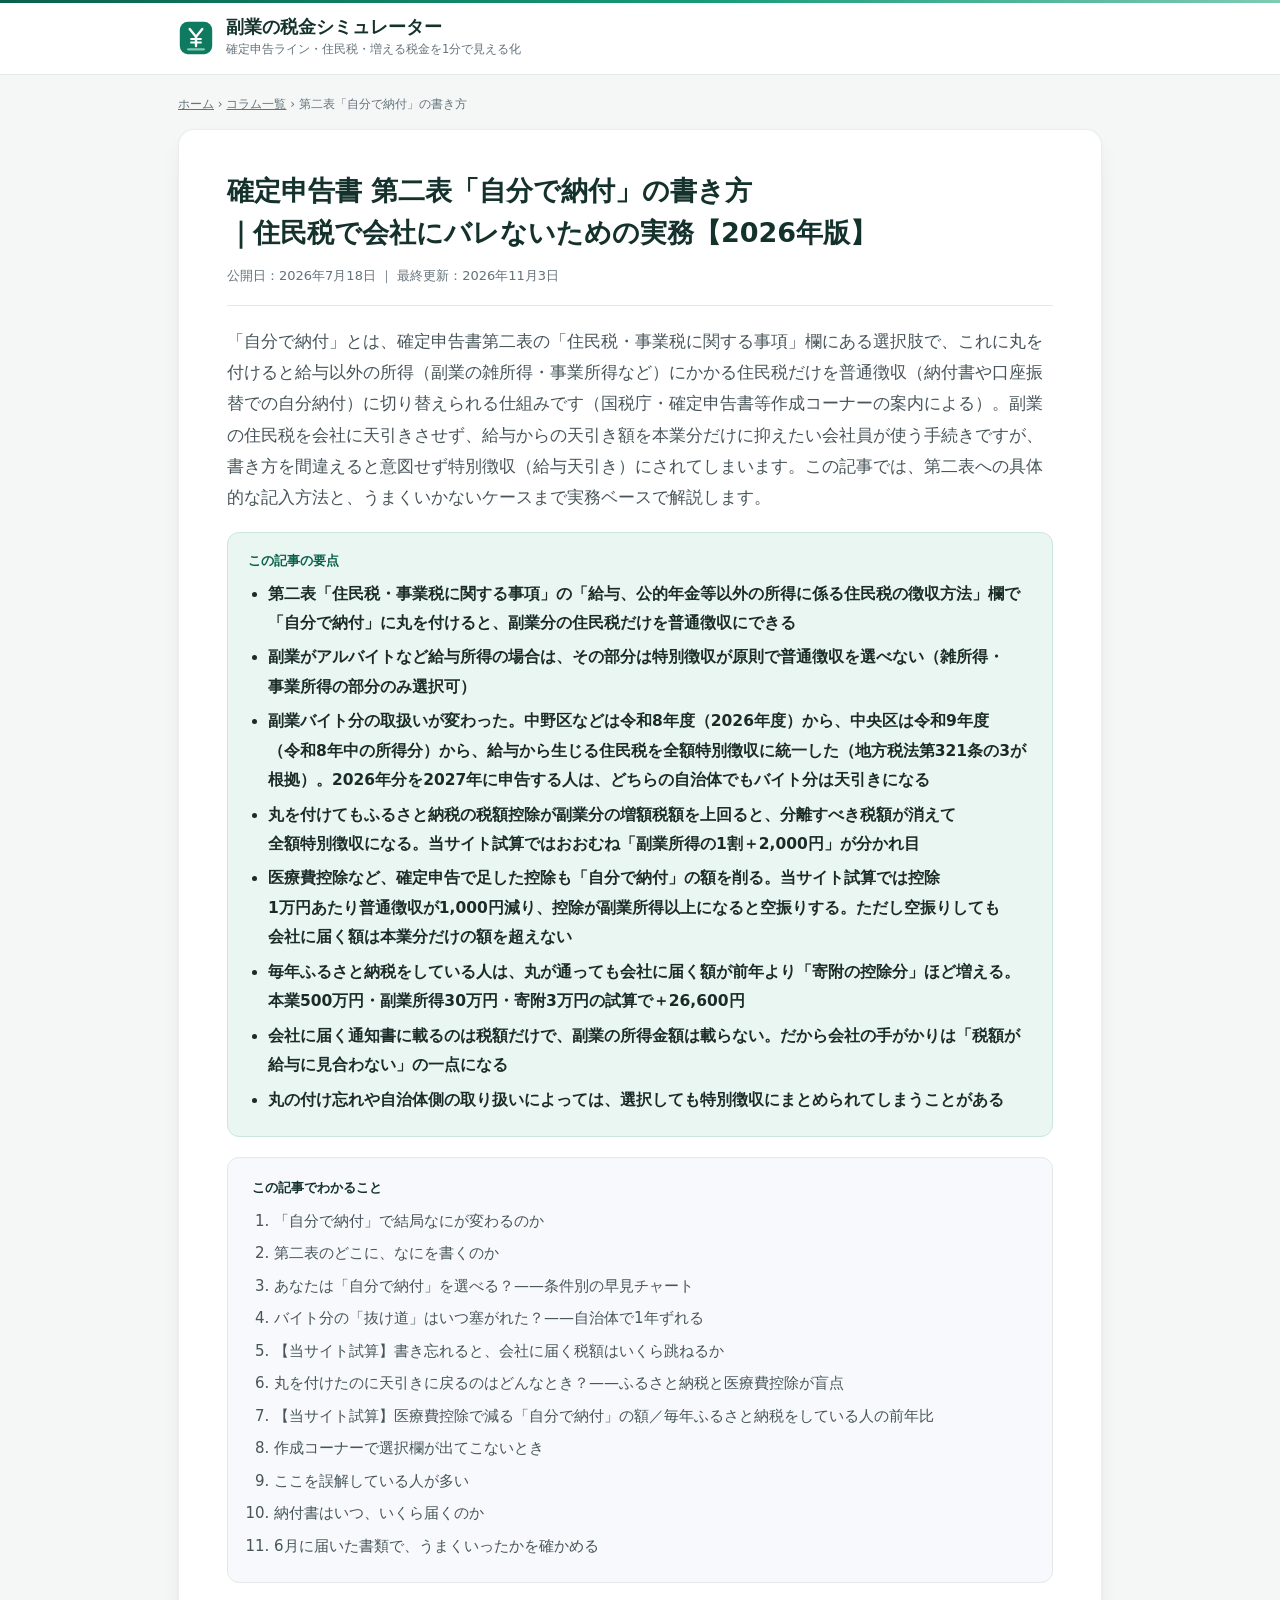
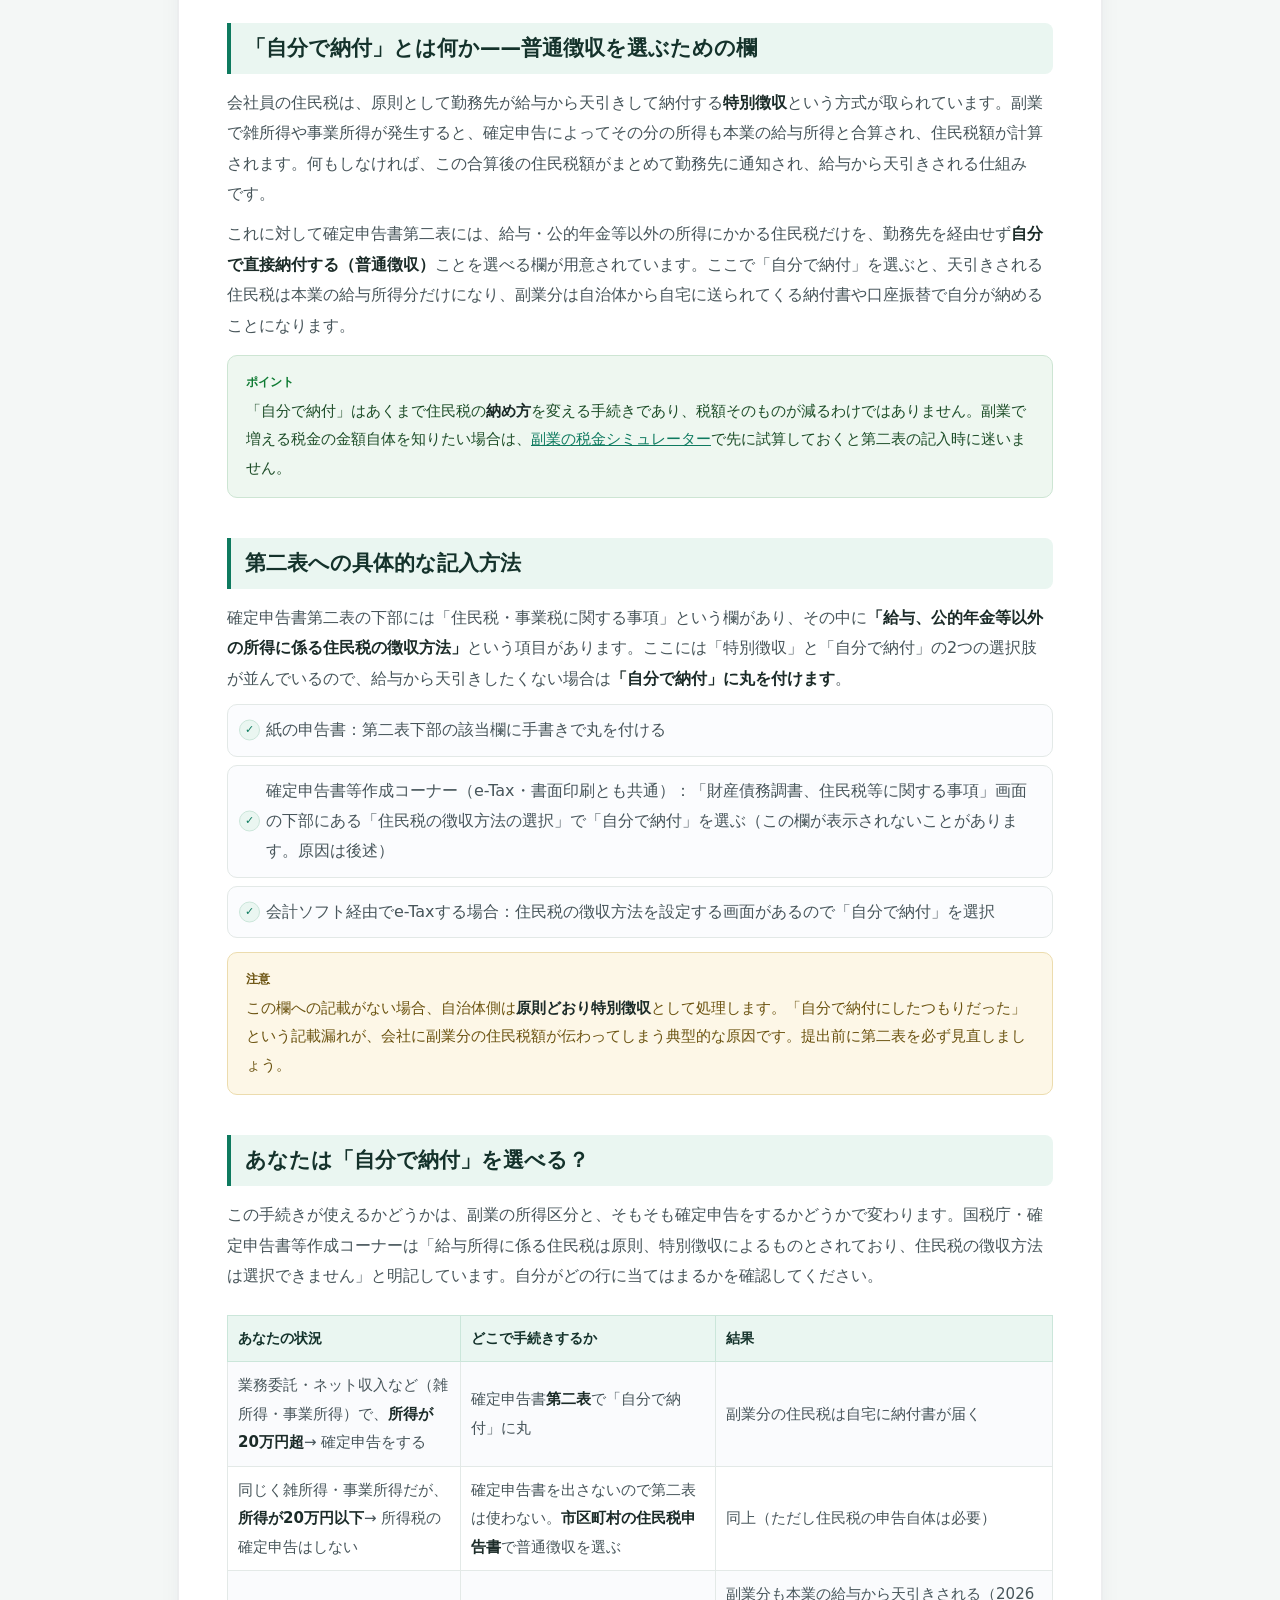
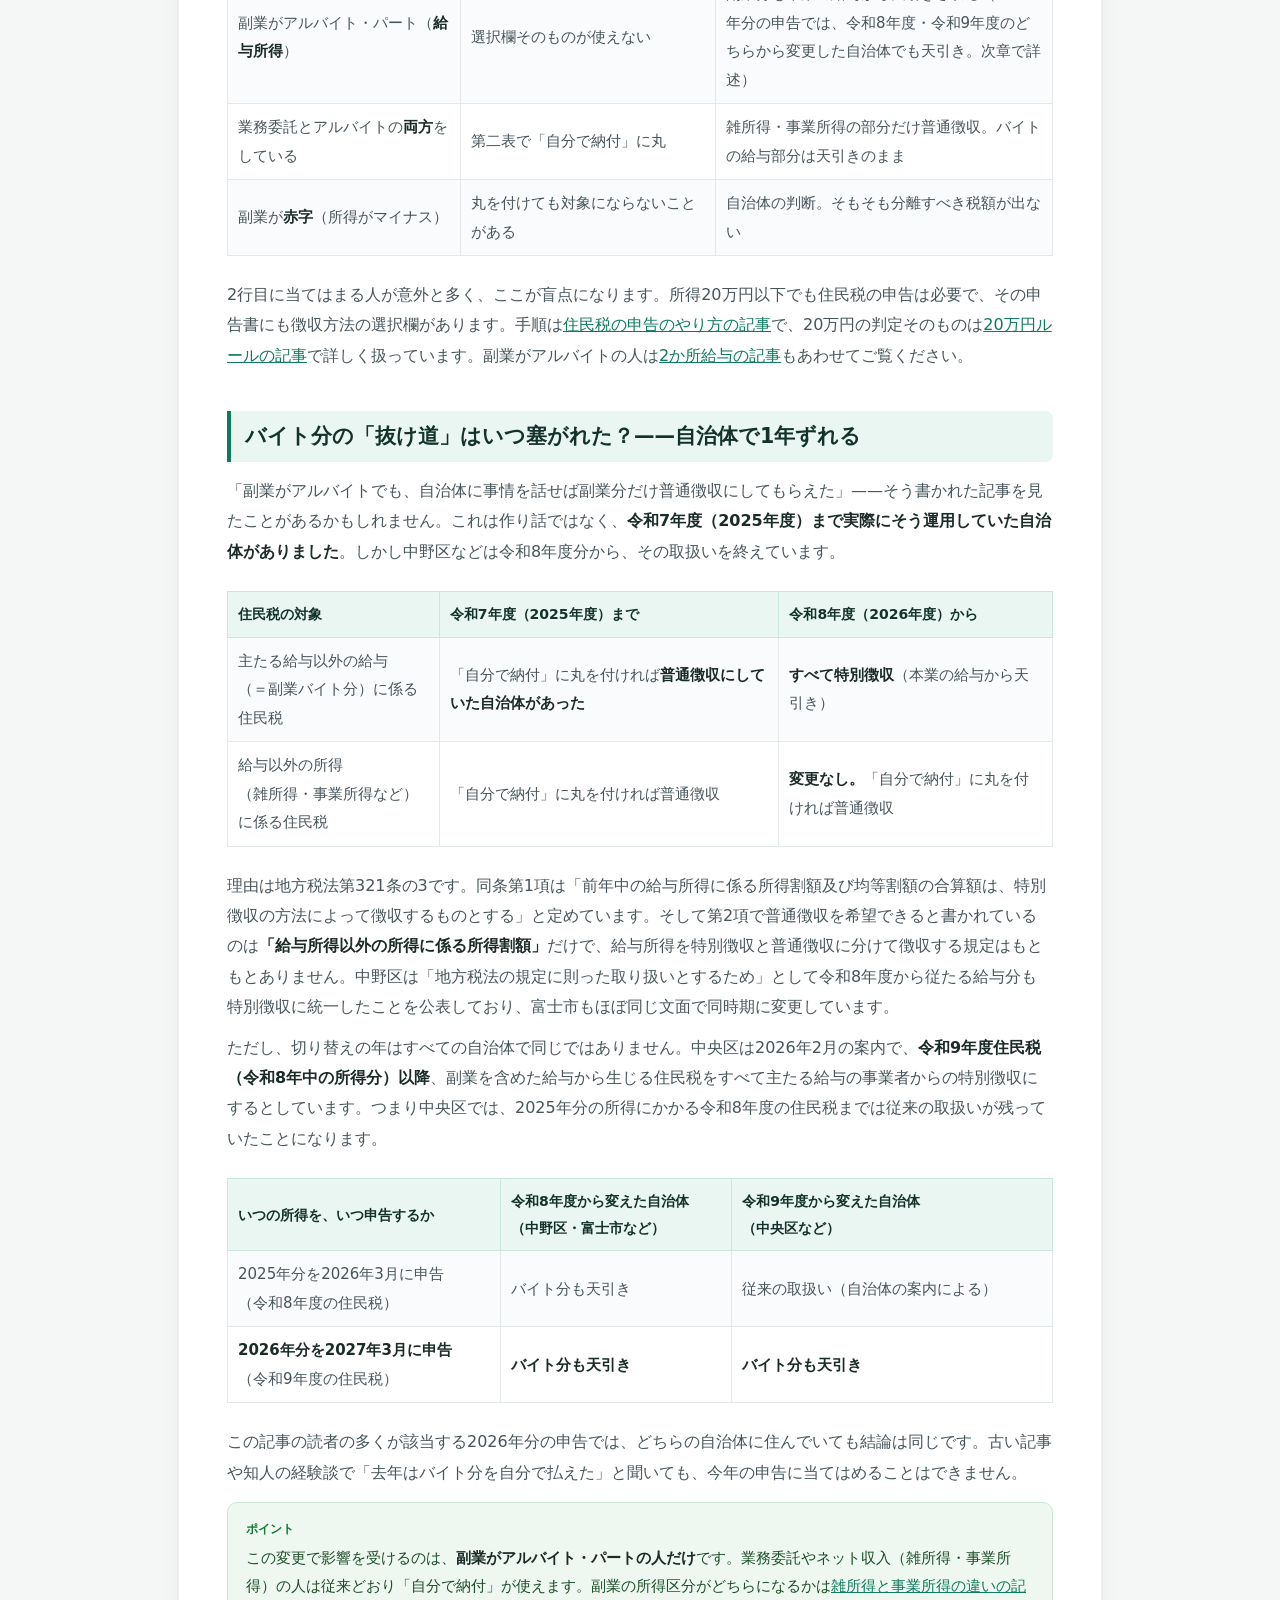
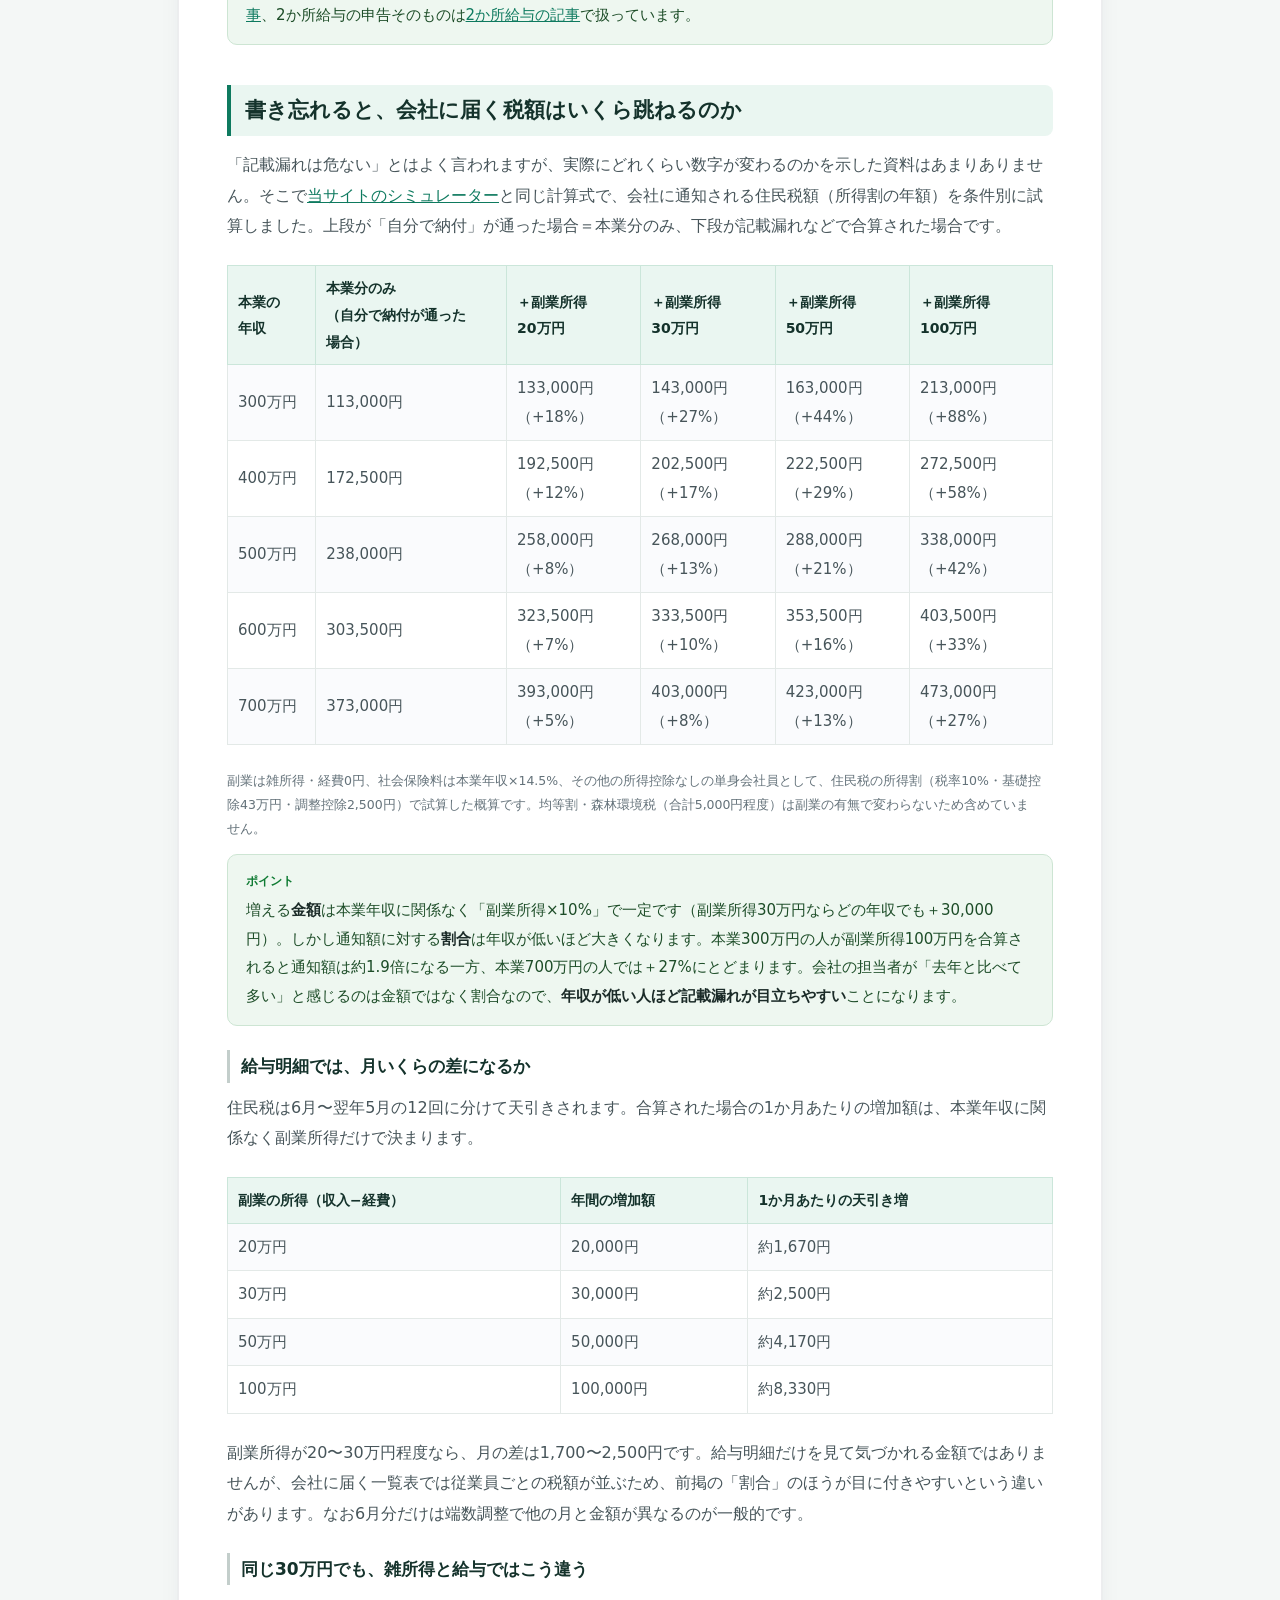
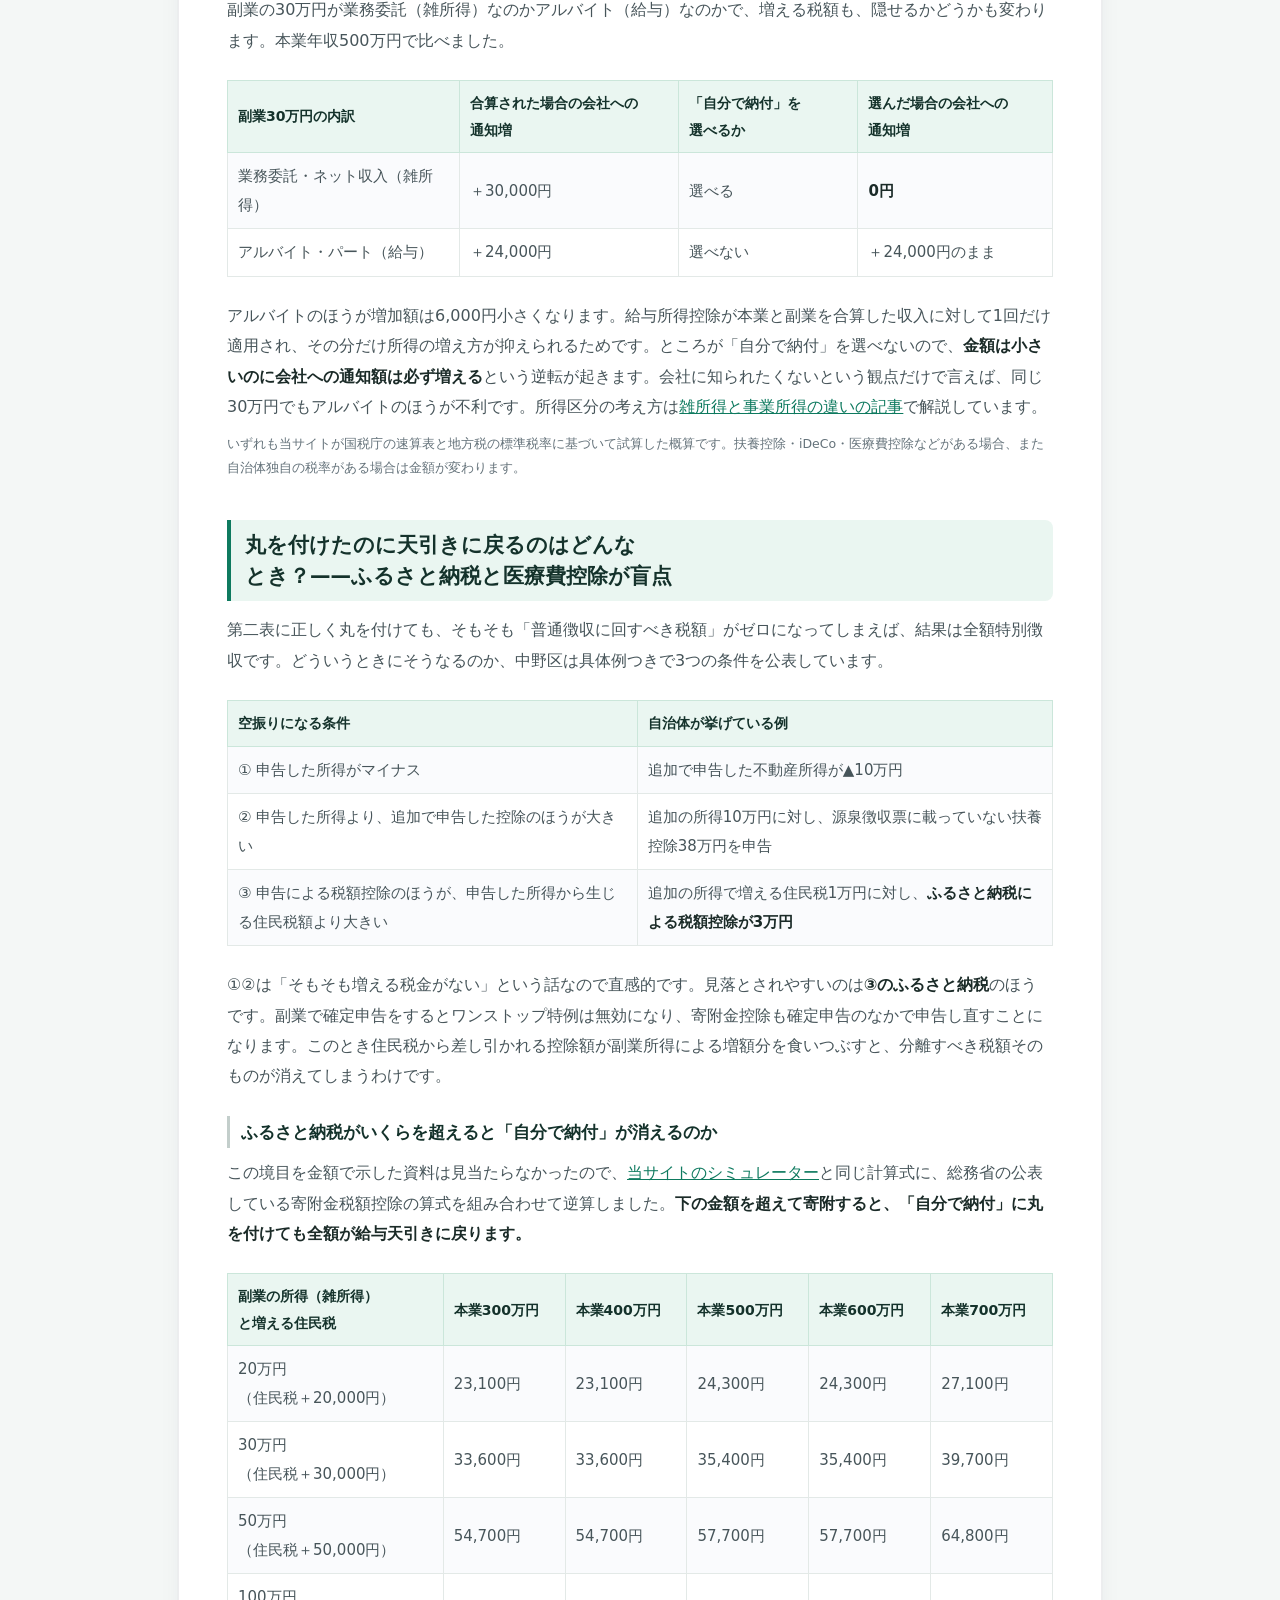
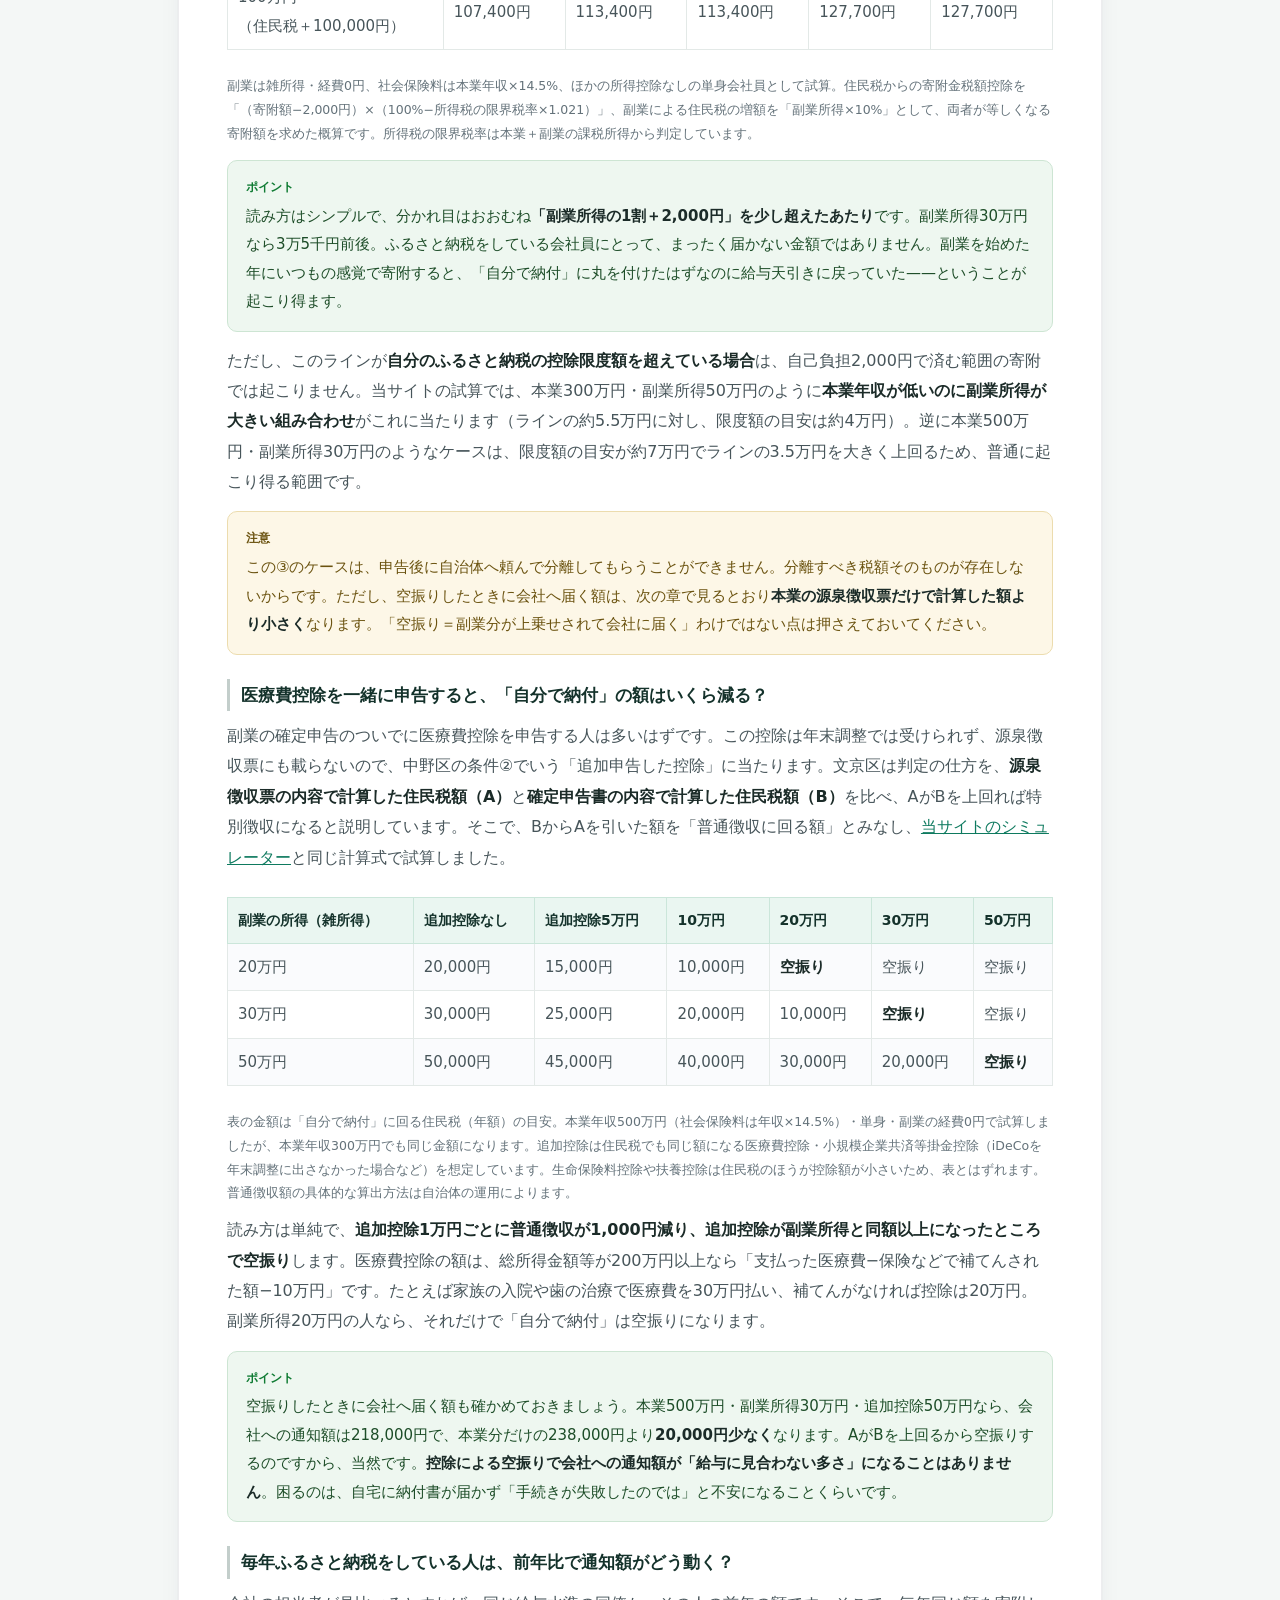
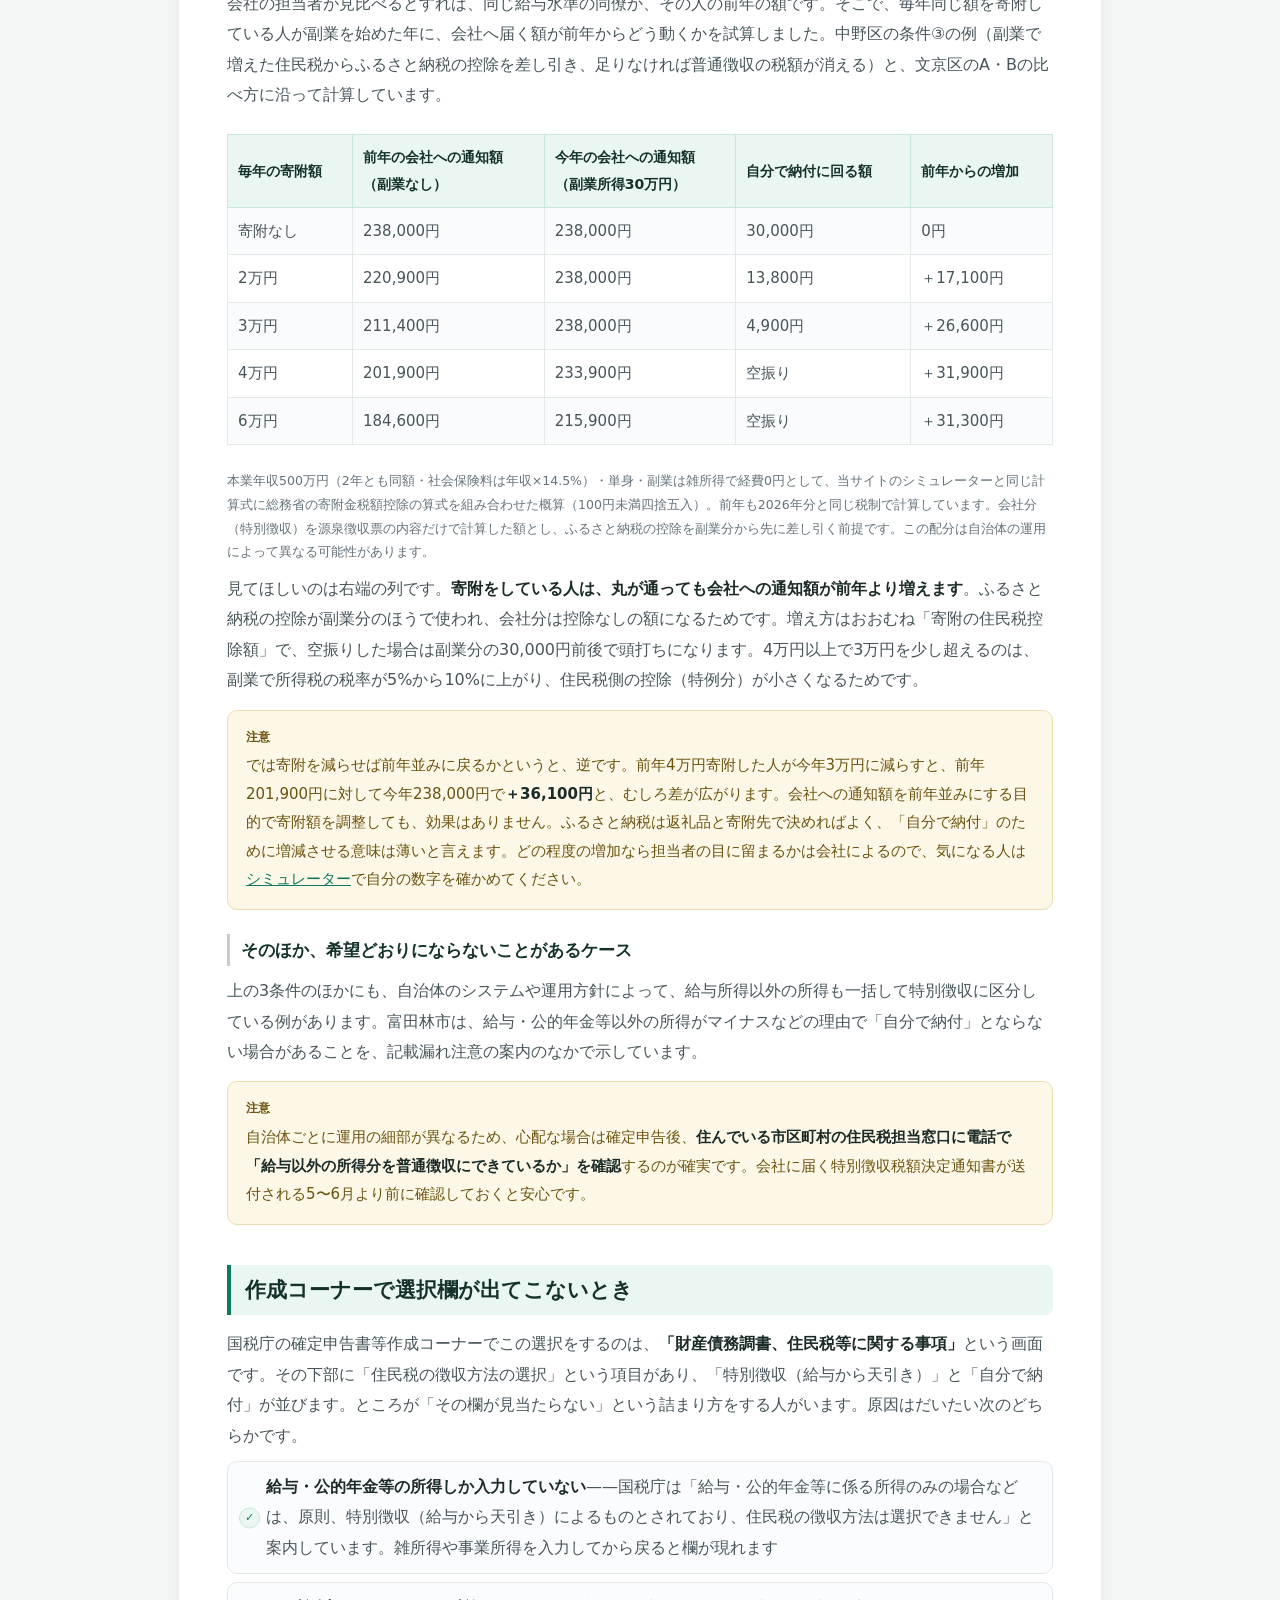
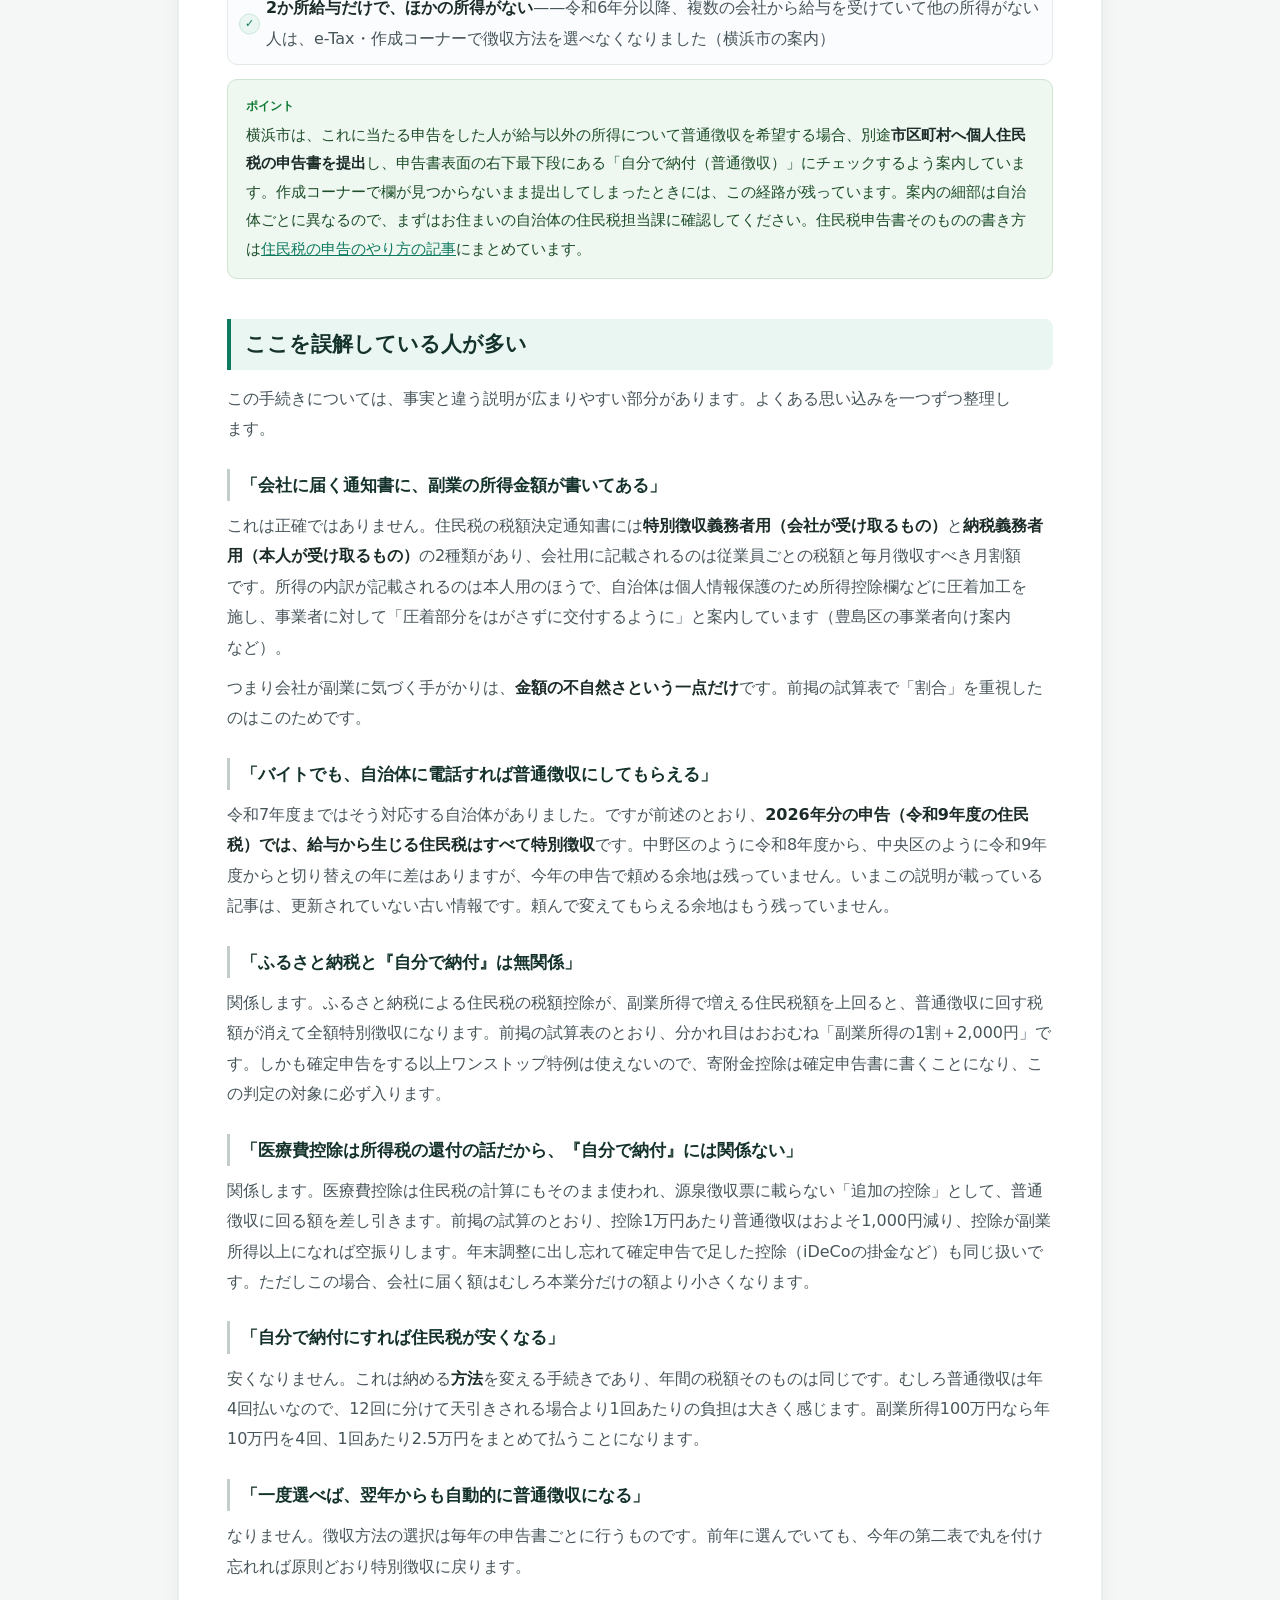
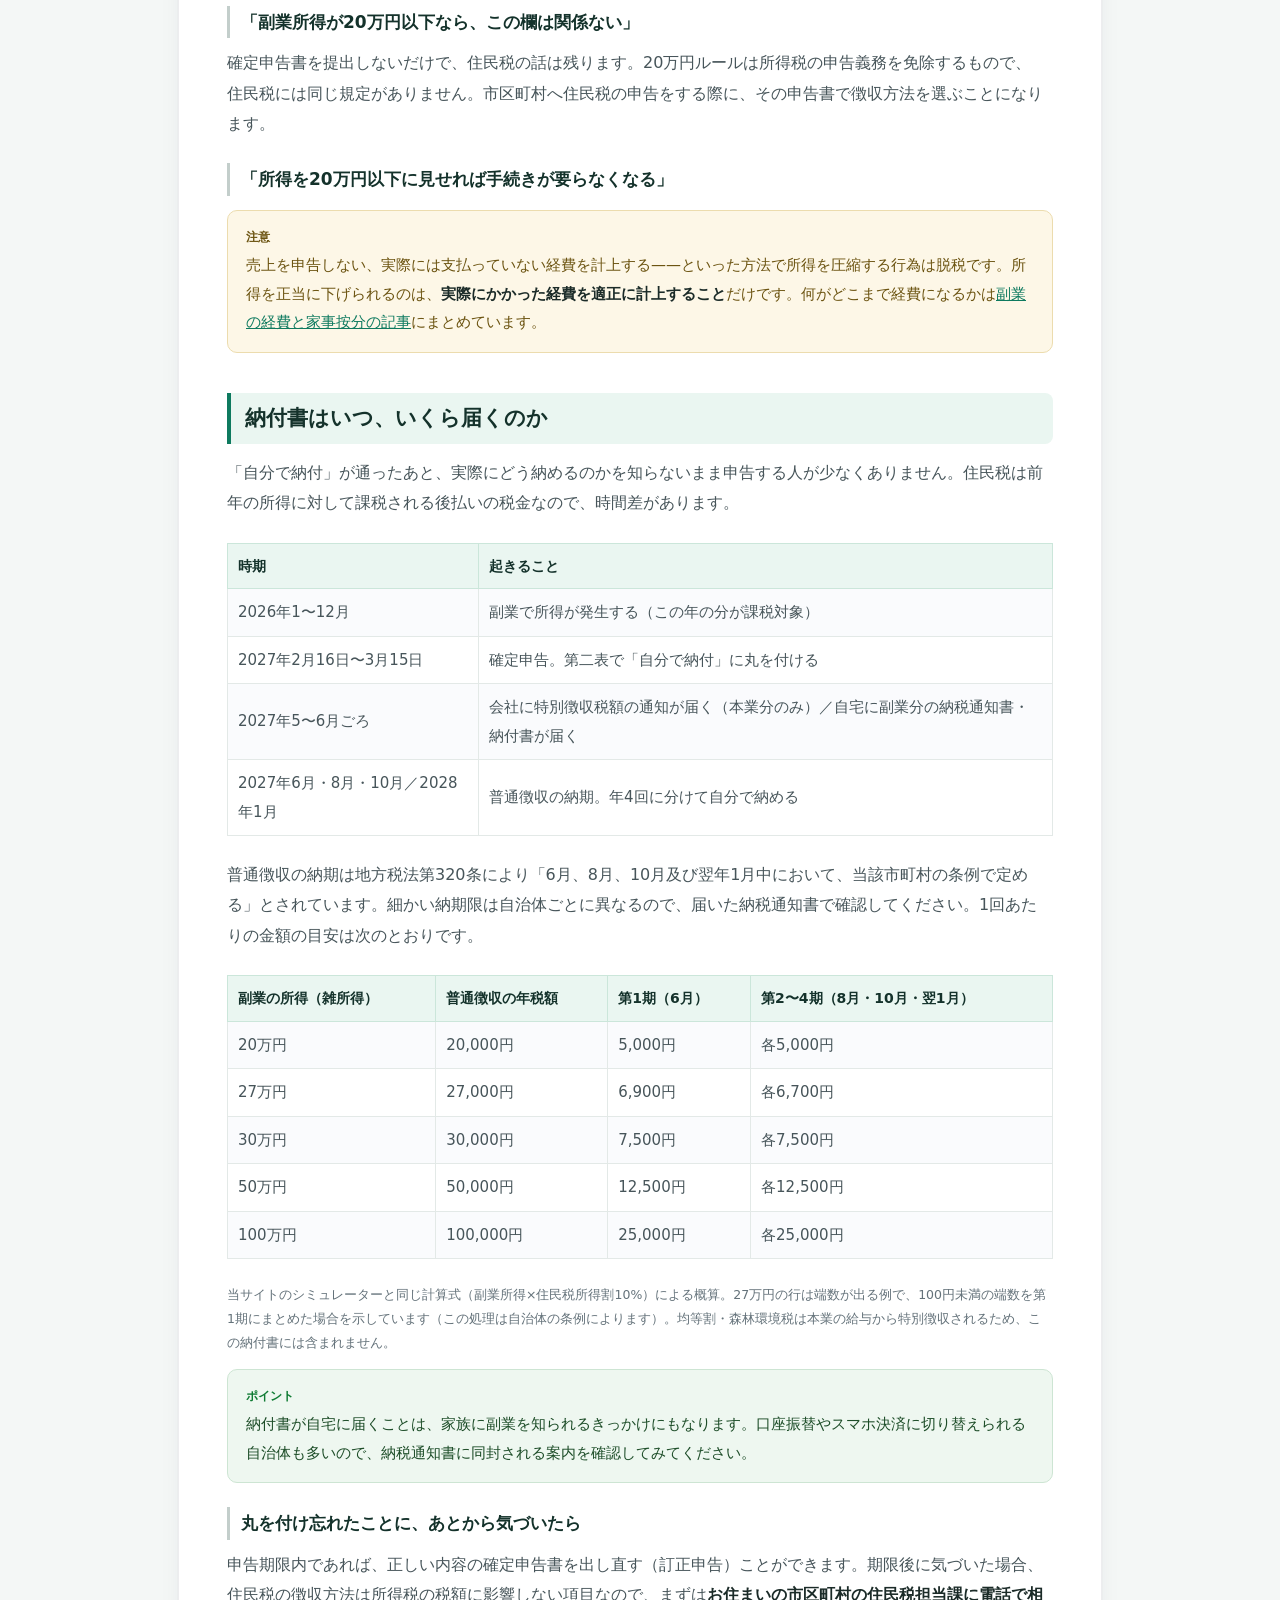
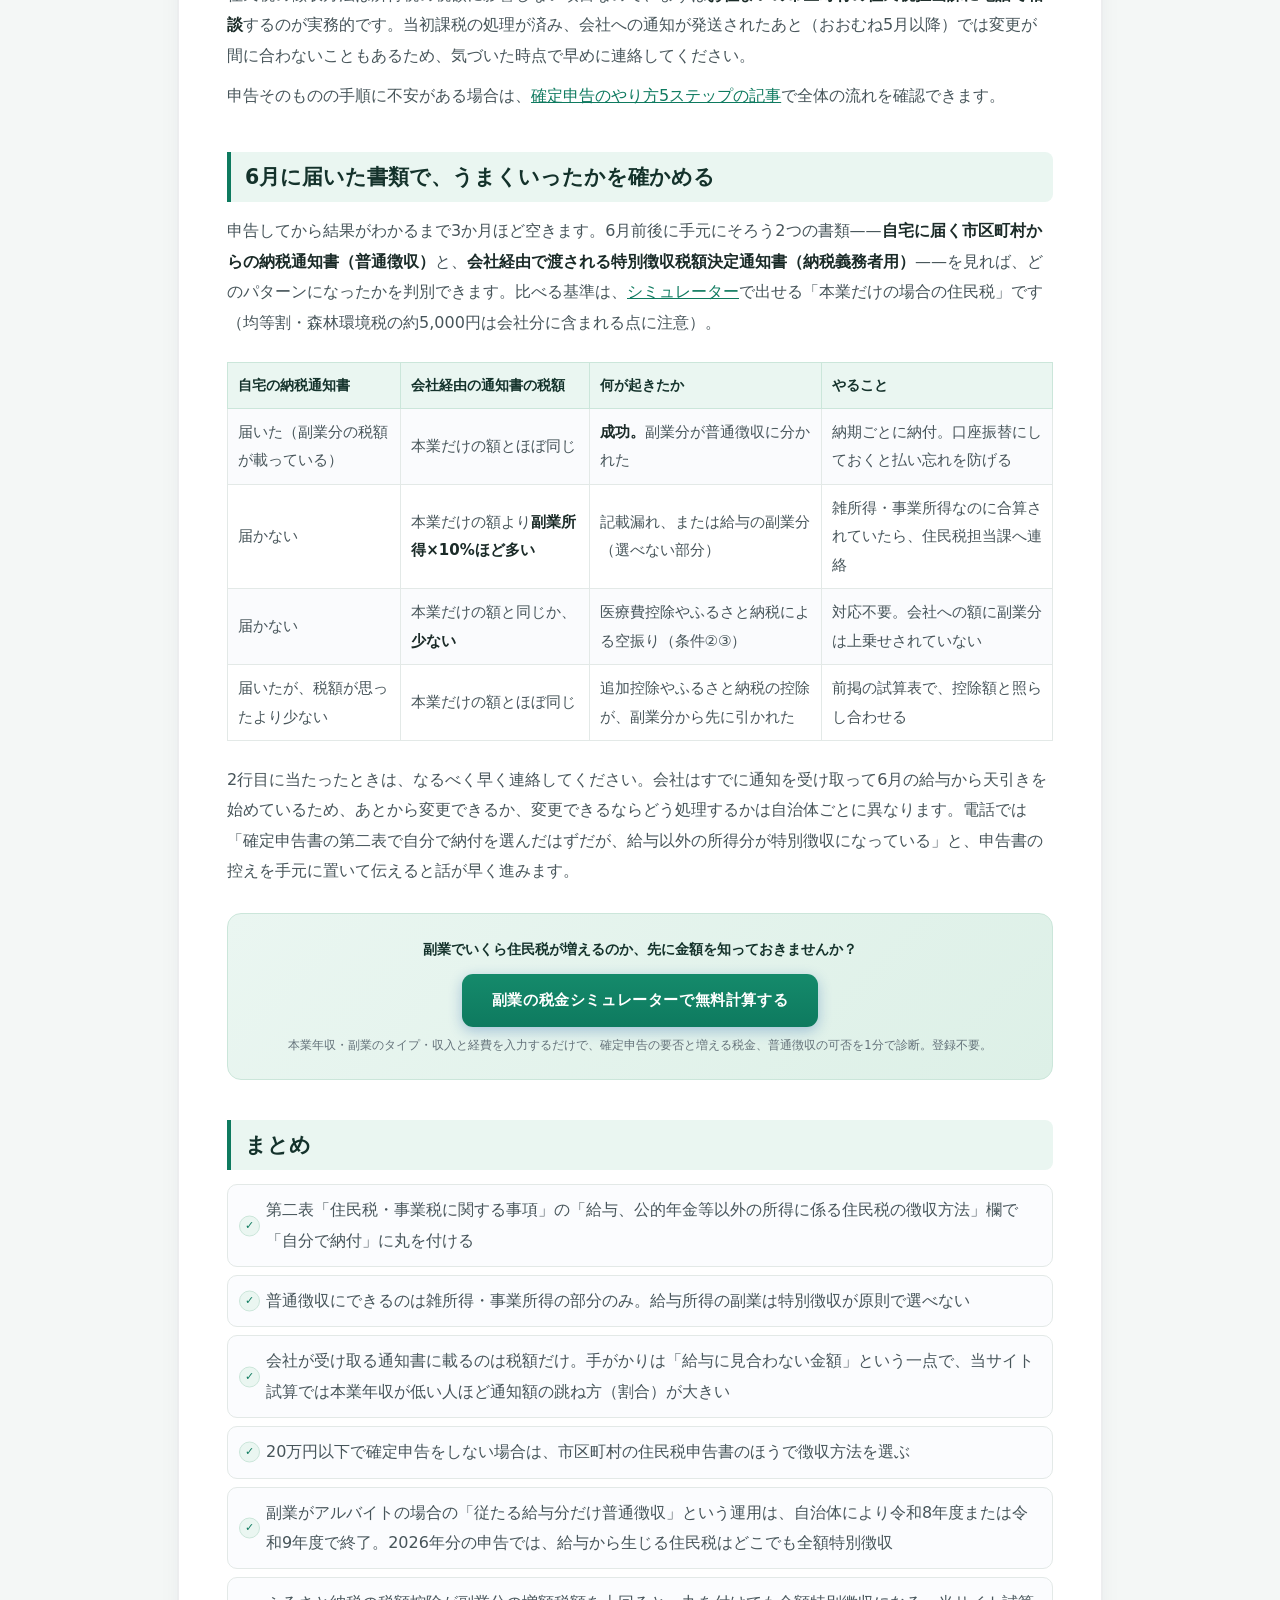
<file: articles/daini-hyo-jibun-de-noufu.html>
<!DOCTYPE html>
<html lang="ja">
<head>
<meta charset="UTF-8">
<meta name="viewport" content="width=device-width, initial-scale=1.0">
<!-- Google tag (gtag.js) -->
<script async src="https://www.googletagmanager.com/gtag/js?id=G-FH1NG08BVZ"></script>
<script>
  window.dataLayer = window.dataLayer || [];
  function gtag(){dataLayer.push(arguments);}
  gtag('js', new Date());
  gtag('config', 'G-FH1NG08BVZ');
</script>
<link rel="icon" type="image/svg+xml" href="/favicon.svg">
<link rel="icon" type="image/png" sizes="32x32" href="/favicon-32.png">
<link rel="apple-touch-icon" href="/apple-touch-icon.png">
<script async src="https://pagead2.googlesyndication.com/pagead/js/adsbygoogle.js?client=ca-pub-9132302948928758" crossorigin="anonymous"></script>
<title>確定申告書 第二表「自分で納付」の書き方【2026年版】</title>
<meta name="description" content="副業の住民税を給与天引きにしないための第二表「自分で納付」欄の記入方法を解説。給与所得の副業は選べない条件や、記載しても特別徴収になるケース、記載漏れのリスクまで実務ベースでまとめました。">
<link rel="canonical" href="https://fukugyou-sim.com/articles/daini-hyo-jibun-de-noufu.html">
<meta property="og:image" content="https://fukugyou-sim.com/ogp.png">
<meta name="twitter:card" content="summary_large_image">
<link rel="stylesheet" href="./article.css">
<script type="application/ld+json">
{
  "@context": "https://schema.org",
  "@type": "Article",
  "headline": "確定申告書第二表「自分で納付」の書き方——住民税で会社にバレないための実務",
  "datePublished": "2026-07-18",
  "dateModified": "2026-11-03",
  "author": {"@type": "Person", "name": "副業の税金シミュレーター運営者"}
}
</script>
<script type="application/ld+json">
{
  "@context": "https://schema.org",
  "@type": "FAQPage",
  "mainEntity": [
    {
      "@type": "Question",
      "name": "確定申告書のどこに「自分で納付」を書けばいいですか？",
      "acceptedAnswer": {
        "@type": "Answer",
        "text": "確定申告書第二表の下部にある「住民税・事業税に関する事項」欄の中の、「給与、公的年金等以外の所得に係る住民税の徴収方法」という項目です。ここで「自分で納付」に丸を付けると、給与以外の所得（副業の雑所得・事業所得など）にかかる住民税が普通徴収（自分で納付書や口座振替で納める方式）になります。"
      }
    },
    {
      "@type": "Question",
      "name": "副業がアルバイトの場合も「自分で納付」を選べますか？",
      "acceptedAnswer": {
        "@type": "Answer",
        "text": "選べません。給与所得に対する住民税は原則として特別徴収（給与天引き）と法律で定められており、本業・副業を問わず給与から生じた所得分は納税者の希望では普通徴収に変更できません。普通徴収を選べるのは、業務委託やネット収入などの雑所得・事業所得の部分だけです。"
      }
    },
    {
      "@type": "Question",
      "name": "「自分で納付」に丸を付けたのに会社に副業がバレることはありますか？",
      "acceptedAnswer": {
        "@type": "Answer",
        "text": "あります。記載漏れがあれば自治体は原則どおり特別徴収に区分してしまいますし、自治体によっては所得区分やシステムの都合で希望通りに分離されないことがあります。なお、会社（特別徴収義務者）が受け取る通知書に記載されるのは従業員ごとの住民税額と毎月の徴収額で、副業の所得金額そのものは載りません。会社が気づくとすれば「給与に見合わないほど住民税額が多い」という一点です。したがって「自分で納付」は会社バレを防ぐ有力な手段ですが、完全に防げる保証ではありません。"
      }
    },
    {
      "@type": "Question",
      "name": "医療費控除を一緒に申告すると「自分で納付」はどうなりますか？",
      "acceptedAnswer": {
        "@type": "Answer",
        "text": "医療費控除は源泉徴収票に載らない追加の控除として住民税の計算にも使われるため、普通徴収（自分で納付）に回る税額が減ります。当サイトの試算では控除1万円あたりおよそ1,000円減り、控除額が副業所得以上になると普通徴収に回す税額がなくなって全額特別徴収になります。ただしこの場合、会社に届く税額は本業の源泉徴収票だけで計算した額を超えないため、副業分が上乗せされて会社に届くわけではありません。"
      }
    }
  ]
}
</script>
</head>
<body>

<header class="site">
  <div class="wrap">
    <svg class="logo-mark" viewBox="0 0 40 40" aria-hidden="true">
      <rect x="2" y="2" width="36" height="36" rx="9" fill="#0e7a5f"/>
      <path d="M13 10 L20 18.5 L27 10" fill="none" stroke="#fff" stroke-width="2.6" stroke-linecap="round" stroke-linejoin="round"/>
      <path d="M20 18.5 V29" fill="none" stroke="#fff" stroke-width="2.6" stroke-linecap="round"/>
      <path d="M14.5 21 H25.5 M14.5 25 H25.5" fill="none" stroke="#fff" stroke-width="2.2" stroke-linecap="round"/>
      <rect x="10" y="31.4" width="20" height="2.4" rx="1.2" fill="#7fcbb4"/>
    </svg>
    <div class="logo-text">
      <div class="logo"><a href="../">副業の税金シミュレーター</a></div>
      <div class="logo-sub">確定申告ライン・住民税・増える税金を1分で見える化</div>
    </div>
  </div>
</header>

<div class="wrap">
  <nav class="breadcrumb"><a href="../">ホーム</a> › <a href="./">コラム一覧</a> › 第二表「自分で納付」の書き方</nav>

  <article class="card">
    <h1>確定申告書 第二表「自分で納付」の書き方<br>｜住民税で会社にバレないための実務【2026年版】</h1>
    <p class="meta">公開日：2026年7月18日 ｜ 最終更新：2026年11月3日</p>

    <p class="lead">「自分で納付」とは、確定申告書第二表の「住民税・事業税に関する事項」欄にある選択肢で、これに丸を付けると給与以外の所得（副業の雑所得・事業所得など）にかかる住民税だけを普通徴収（納付書や口座振替での自分納付）に切り替えられる仕組みです（国税庁・確定申告書等作成コーナーの案内による）。副業の住民税を会社に天引きさせず、給与からの天引き額を本業分だけに抑えたい会社員が使う手続きですが、書き方を間違えると意図せず特別徴収（給与天引き）にされてしまいます。この記事では、第二表への具体的な記入方法と、うまくいかないケースまで実務ベースで解説します。</p>

    <div class="keypoints">
      <div class="k-title">この記事の要点</div>
      <ul>
        <li>第二表「住民税・事業税に関する事項」の「給与、公的年金等以外の所得に係る住民税の徴収方法」欄で「自分で納付」に丸を付けると、副業分の住民税だけを普通徴収にできる</li>
        <li>副業がアルバイトなど給与所得の場合は、その部分は特別徴収が原則で普通徴収を選べない（雑所得・事業所得の部分のみ選択可）</li>
        <li><strong>副業バイト分の取扱いが変わった</strong>。中野区などは令和8年度（2026年度）から、中央区は令和9年度（令和8年中の所得分）から、給与から生じる住民税を全額特別徴収に統一した（地方税法第321条の3が根拠）。<strong>2026年分を2027年に申告する人は、どちらの自治体でも</strong>バイト分は天引きになる</li>
        <li>丸を付けても<strong>ふるさと納税の税額控除が副業分の増額税額を上回る</strong>と、分離すべき税額が消えて全額特別徴収になる。当サイト試算ではおおむね「副業所得の1割＋2,000円」が分かれ目</li>
        <li><strong>医療費控除など、確定申告で足した控除も「自分で納付」の額を削る</strong>。当サイト試算では控除1万円あたり普通徴収が1,000円減り、控除が副業所得以上になると空振りする。ただし空振りしても会社に届く額は本業分だけの額を超えない</li>
        <li>毎年ふるさと納税をしている人は、丸が通っても会社に届く額が前年より「寄附の控除分」ほど増える。本業500万円・副業所得30万円・寄附3万円の試算で＋26,600円</li>
        <li>会社に届く通知書に載るのは<strong>税額だけ</strong>で、副業の所得金額は載らない。だから会社の手がかりは「税額が給与に見合わない」の一点になる</li>
        <li>丸の付け忘れや自治体側の取り扱いによっては、選択しても特別徴収にまとめられてしまうことがある</li>
      </ul>
    </div>

    <div class="toc">
      <div class="toc-title">この記事でわかること</div>
      <ol>
        <li>「自分で納付」で結局なにが変わるのか</li>
        <li>第二表のどこに、なにを書くのか</li>
        <li>あなたは「自分で納付」を選べる？——条件別の早見チャート</li>
        <li>バイト分の「抜け道」はいつ塞がれた？——自治体で1年ずれる</li>
        <li>【当サイト試算】書き忘れると、会社に届く税額はいくら跳ねるか</li>
        <li>丸を付けたのに天引きに戻るのはどんなとき？——ふるさと納税と医療費控除が盲点</li>
        <li>【当サイト試算】医療費控除で減る「自分で納付」の額／毎年ふるさと納税をしている人の前年比</li>
        <li>作成コーナーで選択欄が出てこないとき</li>
        <li>ここを誤解している人が多い</li>
        <li>納付書はいつ、いくら届くのか</li>
        <li>6月に届いた書類で、うまくいったかを確かめる</li>
      </ol>
    </div>

    <h2>「自分で納付」とは何か——普通徴収を選ぶための欄</h2>
    <p>会社員の住民税は、原則として勤務先が給与から天引きして納付する<strong>特別徴収</strong>という方式が取られています。副業で雑所得や事業所得が発生すると、確定申告によってその分の所得も本業の給与所得と合算され、住民税額が計算されます。何もしなければ、この合算後の住民税額がまとめて勤務先に通知され、給与から天引きされる仕組みです。</p>
    <p>これに対して確定申告書第二表には、給与・公的年金等以外の所得にかかる住民税だけを、勤務先を経由せず<strong>自分で直接納付する（普通徴収）</strong>ことを選べる欄が用意されています。ここで「自分で納付」を選ぶと、天引きされる住民税は本業の給与所得分だけになり、副業分は自治体から自宅に送られてくる納付書や口座振替で自分が納めることになります。</p>
    <div class="point">「自分で納付」はあくまで住民税の<strong>納め方</strong>を変える手続きであり、税額そのものが減るわけではありません。副業で増える税金の金額自体を知りたい場合は、<a href="../">副業の税金シミュレーター</a>で先に試算しておくと第二表の記入時に迷いません。</div>

    <h2>第二表への具体的な記入方法</h2>
    <p>確定申告書第二表の下部には「住民税・事業税に関する事項」という欄があり、その中に<strong>「給与、公的年金等以外の所得に係る住民税の徴収方法」</strong>という項目があります。ここには「特別徴収」と「自分で納付」の2つの選択肢が並んでいるので、給与から天引きしたくない場合は<strong>「自分で納付」に丸を付けます</strong>。</p>
    <ul class="checklist">
      <li>紙の申告書：第二表下部の該当欄に手書きで丸を付ける</li>
      <li>確定申告書等作成コーナー（e-Tax・書面印刷とも共通）：「財産債務調書、住民税等に関する事項」画面の下部にある「住民税の徴収方法の選択」で「自分で納付」を選ぶ（この欄が表示されないことがあります。原因は後述）</li>
      <li>会計ソフト経由でe-Taxする場合：住民税の徴収方法を設定する画面があるので「自分で納付」を選択</li>
    </ul>
    <div class="caution">この欄への記載がない場合、自治体側は<strong>原則どおり特別徴収</strong>として処理します。「自分で納付にしたつもりだった」という記載漏れが、会社に副業分の住民税額が伝わってしまう典型的な原因です。提出前に第二表を必ず見直しましょう。</div>

    <h2>あなたは「自分で納付」を選べる？</h2>
    <p>この手続きが使えるかどうかは、副業の所得区分と、そもそも確定申告をするかどうかで変わります。国税庁・確定申告書等作成コーナーは「給与所得に係る住民税は原則、特別徴収によるものとされており、住民税の徴収方法は選択できません」と明記しています。自分がどの行に当てはまるかを確認してください。</p>
    <div class="table-scroll">
      <table class="info">
        <tr><th>あなたの状況</th><th>どこで手続きするか</th><th>結果</th></tr>
        <tr>
          <td>業務委託・ネット収入など（雑所得・事業所得）で、<strong>所得が20万円超</strong>→ 確定申告をする</td>
          <td>確定申告書<strong>第二表</strong>で「自分で納付」に丸</td>
          <td>副業分の住民税は自宅に納付書が届く</td>
        </tr>
        <tr>
          <td>同じく雑所得・事業所得だが、<strong>所得が20万円以下</strong>→ 所得税の確定申告はしない</td>
          <td>確定申告書を出さないので第二表は使わない。<strong>市区町村の住民税申告書</strong>で普通徴収を選ぶ</td>
          <td>同上（ただし住民税の申告自体は必要）</td>
        </tr>
        <tr>
          <td>副業がアルバイト・パート（<strong>給与所得</strong>）</td>
          <td>選択欄そのものが使えない</td>
          <td>副業分も本業の給与から天引きされる（2026年分の申告では、令和8年度・令和9年度のどちらから変更した自治体でも天引き。次章で詳述）</td>
        </tr>
        <tr>
          <td>業務委託とアルバイトの<strong>両方</strong>をしている</td>
          <td>第二表で「自分で納付」に丸</td>
          <td>雑所得・事業所得の部分だけ普通徴収。バイトの給与部分は天引きのまま</td>
        </tr>
        <tr>
          <td>副業が<strong>赤字</strong>（所得がマイナス）</td>
          <td>丸を付けても対象にならないことがある</td>
          <td>自治体の判断。そもそも分離すべき税額が出ない</td>
        </tr>
      </table>
    </div>
    <p>2行目に当てはまる人が意外と多く、ここが盲点になります。所得20万円以下でも住民税の申告は必要で、その申告書にも徴収方法の選択欄があります。手順は<a href="./juuminzei-shinkoku-yarikata.html">住民税の申告のやり方の記事</a>で、20万円の判定そのものは<a href="./20man-en-rule-guide.html">20万円ルールの記事</a>で詳しく扱っています。副業がアルバイトの人は<a href="./fukugyou-arubaito-2kasho-kyuuyo.html">2か所給与の記事</a>もあわせてご覧ください。</p>

    <h2>バイト分の「抜け道」はいつ塞がれた？——自治体で1年ずれる</h2>
    <p>「副業がアルバイトでも、自治体に事情を話せば副業分だけ普通徴収にしてもらえた」——そう書かれた記事を見たことがあるかもしれません。これは作り話ではなく、<strong>令和7年度（2025年度）まで実際にそう運用していた自治体がありました</strong>。しかし中野区などは令和8年度分から、その取扱いを終えています。</p>
    <div class="table-scroll">
      <table class="info">
        <tr><th>住民税の対象</th><th>令和7年度（2025年度）まで</th><th>令和8年度（2026年度）から</th></tr>
        <tr>
          <td>主たる給与以外の給与<br>（＝副業バイト分）に係る住民税</td>
          <td>「自分で納付」に丸を付ければ<strong>普通徴収にしていた自治体があった</strong></td>
          <td><strong>すべて特別徴収</strong>（本業の給与から天引き）</td>
        </tr>
        <tr>
          <td>給与以外の所得<br>（雑所得・事業所得など）に係る住民税</td>
          <td>「自分で納付」に丸を付ければ普通徴収</td>
          <td><strong>変更なし。</strong>「自分で納付」に丸を付ければ普通徴収</td>
        </tr>
      </table>
    </div>
    <p>理由は地方税法第321条の3です。同条第1項は「前年中の給与所得に係る所得割額及び均等割額の合算額は、特別徴収の方法によって徴収するものとする」と定めています。そして第2項で普通徴収を希望できると書かれているのは<strong>「給与所得以外の所得に係る所得割額」</strong>だけで、給与所得を特別徴収と普通徴収に分けて徴収する規定はもともとありません。中野区は「地方税法の規定に則った取り扱いとするため」として令和8年度から従たる給与分も特別徴収に統一したことを公表しており、富士市もほぼ同じ文面で同時期に変更しています。</p>
    <p>ただし、切り替えの年はすべての自治体で同じではありません。中央区は2026年2月の案内で、<strong>令和9年度住民税（令和8年中の所得分）以降</strong>、副業を含めた給与から生じる住民税をすべて主たる給与の事業者からの特別徴収にするとしています。つまり中央区では、2025年分の所得にかかる令和8年度の住民税までは従来の取扱いが残っていたことになります。</p>
    <div class="table-scroll">
      <table class="info">
        <tr><th>いつの所得を、いつ申告するか</th><th>令和8年度から変えた自治体<br>（中野区・富士市など）</th><th>令和9年度から変えた自治体<br>（中央区など）</th></tr>
        <tr><td>2025年分を2026年3月に申告<br>（令和8年度の住民税）</td><td>バイト分も天引き</td><td>従来の取扱い（自治体の案内による）</td></tr>
        <tr><td><strong>2026年分を2027年3月に申告</strong><br>（令和9年度の住民税）</td><td><strong>バイト分も天引き</strong></td><td><strong>バイト分も天引き</strong></td></tr>
      </table>
    </div>
    <p>この記事の読者の多くが該当する2026年分の申告では、どちらの自治体に住んでいても結論は同じです。古い記事や知人の経験談で「去年はバイト分を自分で払えた」と聞いても、今年の申告に当てはめることはできません。</p>
    <div class="point">この変更で影響を受けるのは、<strong>副業がアルバイト・パートの人だけ</strong>です。業務委託やネット収入（雑所得・事業所得）の人は従来どおり「自分で納付」が使えます。副業の所得区分がどちらになるかは<a href="./zatsu-shotoku-to-jigyou-shotoku.html">雑所得と事業所得の違いの記事</a>、2か所給与の申告そのものは<a href="./fukugyou-arubaito-2kasho-kyuuyo.html">2か所給与の記事</a>で扱っています。</div>

    <h2>書き忘れると、会社に届く税額はいくら跳ねるのか</h2>
    <p>「記載漏れは危ない」とはよく言われますが、実際にどれくらい数字が変わるのかを示した資料はあまりありません。そこで<a href="../">当サイトのシミュレーター</a>と同じ計算式で、会社に通知される住民税額（所得割の年額）を条件別に試算しました。上段が「自分で納付」が通った場合＝本業分のみ、下段が記載漏れなどで合算された場合です。</p>
    <div class="table-scroll">
      <table class="info">
        <tr><th>本業の年収</th><th>本業分のみ<br>（自分で納付が通った場合）</th><th>＋副業所得20万円</th><th>＋副業所得30万円</th><th>＋副業所得50万円</th><th>＋副業所得100万円</th></tr>
        <tr><td>300万円</td><td>113,000円</td><td>133,000円<br>（+18%）</td><td>143,000円<br>（+27%）</td><td>163,000円<br>（+44%）</td><td>213,000円<br>（+88%）</td></tr>
        <tr><td>400万円</td><td>172,500円</td><td>192,500円<br>（+12%）</td><td>202,500円<br>（+17%）</td><td>222,500円<br>（+29%）</td><td>272,500円<br>（+58%）</td></tr>
        <tr><td>500万円</td><td>238,000円</td><td>258,000円<br>（+8%）</td><td>268,000円<br>（+13%）</td><td>288,000円<br>（+21%）</td><td>338,000円<br>（+42%）</td></tr>
        <tr><td>600万円</td><td>303,500円</td><td>323,500円<br>（+7%）</td><td>333,500円<br>（+10%）</td><td>353,500円<br>（+16%）</td><td>403,500円<br>（+33%）</td></tr>
        <tr><td>700万円</td><td>373,000円</td><td>393,000円<br>（+5%）</td><td>403,000円<br>（+8%）</td><td>423,000円<br>（+13%）</td><td>473,000円<br>（+27%）</td></tr>
      </table>
    </div>
    <p style="font-size:12.5px;color:var(--muted);">副業は雑所得・経費0円、社会保険料は本業年収×14.5%、その他の所得控除なしの単身会社員として、住民税の所得割（税率10%・基礎控除43万円・調整控除2,500円）で試算した概算です。均等割・森林環境税（合計5,000円程度）は副業の有無で変わらないため含めていません。</p>
    <div class="point">増える<strong>金額</strong>は本業年収に関係なく「副業所得×10%」で一定です（副業所得30万円ならどの年収でも＋30,000円）。しかし通知額に対する<strong>割合</strong>は年収が低いほど大きくなります。本業300万円の人が副業所得100万円を合算されると通知額は約1.9倍になる一方、本業700万円の人では＋27%にとどまります。会社の担当者が「去年と比べて多い」と感じるのは金額ではなく割合なので、<strong>年収が低い人ほど記載漏れが目立ちやすい</strong>ことになります。</div>

    <h3>給与明細では、月いくらの差になるか</h3>
    <p>住民税は6月〜翌年5月の12回に分けて天引きされます。合算された場合の1か月あたりの増加額は、本業年収に関係なく副業所得だけで決まります。</p>
    <div class="table-scroll">
      <table class="info">
        <tr><th>副業の所得（収入−経費）</th><th>年間の増加額</th><th>1か月あたりの天引き増</th></tr>
        <tr><td>20万円</td><td>20,000円</td><td>約1,670円</td></tr>
        <tr><td>30万円</td><td>30,000円</td><td>約2,500円</td></tr>
        <tr><td>50万円</td><td>50,000円</td><td>約4,170円</td></tr>
        <tr><td>100万円</td><td>100,000円</td><td>約8,330円</td></tr>
      </table>
    </div>
    <p>副業所得が20〜30万円程度なら、月の差は1,700〜2,500円です。給与明細だけを見て気づかれる金額ではありませんが、会社に届く一覧表では従業員ごとの税額が並ぶため、前掲の「割合」のほうが目に付きやすいという違いがあります。なお6月分だけは端数調整で他の月と金額が異なるのが一般的です。</p>

    <h3>同じ30万円でも、雑所得と給与ではこう違う</h3>
    <p>副業の30万円が業務委託（雑所得）なのかアルバイト（給与）なのかで、増える税額も、隠せるかどうかも変わります。本業年収500万円で比べました。</p>
    <div class="table-scroll">
      <table class="info">
        <tr><th>副業30万円の内訳</th><th>合算された場合の会社への通知増</th><th>「自分で納付」を選べるか</th><th>選んだ場合の会社への通知増</th></tr>
        <tr><td>業務委託・ネット収入（雑所得）</td><td>＋30,000円</td><td>選べる</td><td><strong>0円</strong></td></tr>
        <tr><td>アルバイト・パート（給与）</td><td>＋24,000円</td><td>選べない</td><td>＋24,000円のまま</td></tr>
      </table>
    </div>
    <p>アルバイトのほうが増加額は6,000円小さくなります。給与所得控除が本業と副業を合算した収入に対して1回だけ適用され、その分だけ所得の増え方が抑えられるためです。ところが「自分で納付」を選べないので、<strong>金額は小さいのに会社への通知額は必ず増える</strong>という逆転が起きます。会社に知られたくないという観点だけで言えば、同じ30万円でもアルバイトのほうが不利です。所得区分の考え方は<a href="./zatsu-shotoku-to-jigyou-shotoku.html">雑所得と事業所得の違いの記事</a>で解説しています。</p>
    <p style="font-size:12.5px;color:var(--muted);">いずれも当サイトが国税庁の速算表と地方税の標準税率に基づいて試算した概算です。扶養控除・iDeCo・医療費控除などがある場合、また自治体独自の税率がある場合は金額が変わります。</p>

    <h2>丸を付けたのに天引きに戻るのはどんなとき？——ふるさと納税と医療費控除が盲点</h2>
    <p>第二表に正しく丸を付けても、そもそも「普通徴収に回すべき税額」がゼロになってしまえば、結果は全額特別徴収です。どういうときにそうなるのか、中野区は具体例つきで3つの条件を公表しています。</p>
    <div class="table-scroll">
      <table class="info">
        <tr><th>空振りになる条件</th><th>自治体が挙げている例</th></tr>
        <tr><td>① 申告した所得がマイナス</td><td>追加で申告した不動産所得が▲10万円</td></tr>
        <tr><td>② 申告した所得より、追加で申告した控除のほうが大きい</td><td>追加の所得10万円に対し、源泉徴収票に載っていない扶養控除38万円を申告</td></tr>
        <tr><td>③ 申告による税額控除のほうが、申告した所得から生じる住民税額より大きい</td><td>追加の所得で増える住民税1万円に対し、<strong>ふるさと納税による税額控除が3万円</strong></td></tr>
      </table>
    </div>
    <p>①②は「そもそも増える税金がない」という話なので直感的です。見落とされやすいのは<strong>③のふるさと納税</strong>のほうです。副業で確定申告をするとワンストップ特例は無効になり、寄附金控除も確定申告のなかで申告し直すことになります。このとき住民税から差し引かれる控除額が副業所得による増額分を食いつぶすと、分離すべき税額そのものが消えてしまうわけです。</p>

    <h3>ふるさと納税がいくらを超えると「自分で納付」が消えるのか</h3>
    <p>この境目を金額で示した資料は見当たらなかったので、<a href="../">当サイトのシミュレーター</a>と同じ計算式に、総務省の公表している寄附金税額控除の算式を組み合わせて逆算しました。<strong>下の金額を超えて寄附すると、「自分で納付」に丸を付けても全額が給与天引きに戻ります。</strong></p>
    <div class="table-scroll">
      <table class="info">
        <tr><th>副業の所得（雑所得）<br>と増える住民税</th><th>本業300万円</th><th>本業400万円</th><th>本業500万円</th><th>本業600万円</th><th>本業700万円</th></tr>
        <tr><td>20万円<br>（住民税＋20,000円）</td><td>23,100円</td><td>23,100円</td><td>24,300円</td><td>24,300円</td><td>27,100円</td></tr>
        <tr><td>30万円<br>（住民税＋30,000円）</td><td>33,600円</td><td>33,600円</td><td>35,400円</td><td>35,400円</td><td>39,700円</td></tr>
        <tr><td>50万円<br>（住民税＋50,000円）</td><td>54,700円</td><td>54,700円</td><td>57,700円</td><td>57,700円</td><td>64,800円</td></tr>
        <tr><td>100万円<br>（住民税＋100,000円）</td><td>107,400円</td><td>113,400円</td><td>113,400円</td><td>127,700円</td><td>127,700円</td></tr>
      </table>
    </div>
    <p style="font-size:12.5px;color:var(--muted);">副業は雑所得・経費0円、社会保険料は本業年収×14.5%、ほかの所得控除なしの単身会社員として試算。住民税からの寄附金税額控除を「（寄附額−2,000円）×（100%−所得税の限界税率×1.021）」、副業による住民税の増額を「副業所得×10%」として、両者が等しくなる寄附額を求めた概算です。所得税の限界税率は本業＋副業の課税所得から判定しています。</p>
    <div class="point">読み方はシンプルで、分かれ目はおおむね<strong>「副業所得の1割＋2,000円」を少し超えたあたり</strong>です。副業所得30万円なら3万5千円前後。ふるさと納税をしている会社員にとって、まったく届かない金額ではありません。副業を始めた年にいつもの感覚で寄附すると、「自分で納付」に丸を付けたはずなのに給与天引きに戻っていた——ということが起こり得ます。</div>
    <p>ただし、このラインが<strong>自分のふるさと納税の控除限度額を超えている場合</strong>は、自己負担2,000円で済む範囲の寄附では起こりません。当サイトの試算では、本業300万円・副業所得50万円のように<strong>本業年収が低いのに副業所得が大きい組み合わせ</strong>がこれに当たります（ラインの約5.5万円に対し、限度額の目安は約4万円）。逆に本業500万円・副業所得30万円のようなケースは、限度額の目安が約7万円でラインの3.5万円を大きく上回るため、普通に起こり得る範囲です。</p>
    <div class="caution">この③のケースは、申告後に自治体へ頼んで分離してもらうことができません。分離すべき税額そのものが存在しないからです。ただし、空振りしたときに会社へ届く額は、次の章で見るとおり<strong>本業の源泉徴収票だけで計算した額より小さく</strong>なります。「空振り＝副業分が上乗せされて会社に届く」わけではない点は押さえておいてください。</div>

    <h3>医療費控除を一緒に申告すると、「自分で納付」の額はいくら減る？</h3>
    <p>副業の確定申告のついでに医療費控除を申告する人は多いはずです。この控除は年末調整では受けられず、源泉徴収票にも載らないので、中野区の条件②でいう「追加申告した控除」に当たります。文京区は判定の仕方を、<strong>源泉徴収票の内容で計算した住民税額（A）</strong>と<strong>確定申告書の内容で計算した住民税額（B）</strong>を比べ、AがBを上回れば特別徴収になると説明しています。そこで、BからAを引いた額を「普通徴収に回る額」とみなし、<a href="../">当サイトのシミュレーター</a>と同じ計算式で試算しました。</p>
    <div class="table-scroll">
      <table class="info">
        <tr><th>副業の所得（雑所得）</th><th>追加控除なし</th><th>追加控除5万円</th><th>10万円</th><th>20万円</th><th>30万円</th><th>50万円</th></tr>
        <tr><td>20万円</td><td>20,000円</td><td>15,000円</td><td>10,000円</td><td><strong>空振り</strong></td><td>空振り</td><td>空振り</td></tr>
        <tr><td>30万円</td><td>30,000円</td><td>25,000円</td><td>20,000円</td><td>10,000円</td><td><strong>空振り</strong></td><td>空振り</td></tr>
        <tr><td>50万円</td><td>50,000円</td><td>45,000円</td><td>40,000円</td><td>30,000円</td><td>20,000円</td><td><strong>空振り</strong></td></tr>
      </table>
    </div>
    <p style="font-size:12.5px;color:var(--muted);">表の金額は「自分で納付」に回る住民税（年額）の目安。本業年収500万円（社会保険料は年収×14.5%）・単身・副業の経費0円で試算しましたが、本業年収300万円でも同じ金額になります。追加控除は住民税でも同じ額になる医療費控除・小規模企業共済等掛金控除（iDeCoを年末調整に出さなかった場合など）を想定しています。生命保険料控除や扶養控除は住民税のほうが控除額が小さいため、表とはずれます。普通徴収額の具体的な算出方法は自治体の運用によります。</p>
    <p>読み方は単純で、<strong>追加控除1万円ごとに普通徴収が1,000円減り、追加控除が副業所得と同額以上になったところで空振り</strong>します。医療費控除の額は、総所得金額等が200万円以上なら「支払った医療費−保険などで補てんされた額−10万円」です。たとえば家族の入院や歯の治療で医療費を30万円払い、補てんがなければ控除は20万円。副業所得20万円の人なら、それだけで「自分で納付」は空振りになります。</p>
    <div class="point">空振りしたときに会社へ届く額も確かめておきましょう。本業500万円・副業所得30万円・追加控除50万円なら、会社への通知額は218,000円で、本業分だけの238,000円より<strong>20,000円少なく</strong>なります。AがBを上回るから空振りするのですから、当然です。<strong>控除による空振りで会社への通知額が「給与に見合わない多さ」になることはありません</strong>。困るのは、自宅に納付書が届かず「手続きが失敗したのでは」と不安になることくらいです。</div>

    <h3>毎年ふるさと納税をしている人は、前年比で通知額がどう動く？</h3>
    <p>会社の担当者が見比べるとすれば、同じ給与水準の同僚か、その人の前年の額です。そこで、毎年同じ額を寄附している人が副業を始めた年に、会社へ届く額が前年からどう動くかを試算しました。中野区の条件③の例（副業で増えた住民税からふるさと納税の控除を差し引き、足りなければ普通徴収の税額が消える）と、文京区のA・Bの比べ方に沿って計算しています。</p>
    <div class="table-scroll">
      <table class="info">
        <tr><th>毎年の寄附額</th><th>前年の会社への通知額<br>（副業なし）</th><th>今年の会社への通知額<br>（副業所得30万円）</th><th>自分で納付に回る額</th><th>前年からの増加</th></tr>
        <tr><td>寄附なし</td><td>238,000円</td><td>238,000円</td><td>30,000円</td><td>0円</td></tr>
        <tr><td>2万円</td><td>220,900円</td><td>238,000円</td><td>13,800円</td><td>＋17,100円</td></tr>
        <tr><td>3万円</td><td>211,400円</td><td>238,000円</td><td>4,900円</td><td>＋26,600円</td></tr>
        <tr><td>4万円</td><td>201,900円</td><td>233,900円</td><td>空振り</td><td>＋31,900円</td></tr>
        <tr><td>6万円</td><td>184,600円</td><td>215,900円</td><td>空振り</td><td>＋31,300円</td></tr>
      </table>
    </div>
    <p style="font-size:12.5px;color:var(--muted);">本業年収500万円（2年とも同額・社会保険料は年収×14.5%）・単身・副業は雑所得で経費0円として、当サイトのシミュレーターと同じ計算式に総務省の寄附金税額控除の算式を組み合わせた概算（100円未満四捨五入）。前年も2026年分と同じ税制で計算しています。会社分（特別徴収）を源泉徴収票の内容だけで計算した額とし、ふるさと納税の控除を副業分から先に差し引く前提です。この配分は自治体の運用によって異なる可能性があります。</p>
    <p>見てほしいのは右端の列です。<strong>寄附をしている人は、丸が通っても会社への通知額が前年より増えます</strong>。ふるさと納税の控除が副業分のほうで使われ、会社分は控除なしの額になるためです。増え方はおおむね「寄附の住民税控除額」で、空振りした場合は副業分の30,000円前後で頭打ちになります。4万円以上で3万円を少し超えるのは、副業で所得税の税率が5%から10%に上がり、住民税側の控除（特例分）が小さくなるためです。</p>
    <div class="caution">では寄附を減らせば前年並みに戻るかというと、逆です。前年4万円寄附した人が今年3万円に減らすと、前年201,900円に対して今年238,000円で<strong>＋36,100円</strong>と、むしろ差が広がります。会社への通知額を前年並みにする目的で寄附額を調整しても、効果はありません。ふるさと納税は返礼品と寄附先で決めればよく、「自分で納付」のために増減させる意味は薄いと言えます。どの程度の増加なら担当者の目に留まるかは会社によるので、気になる人は<a href="../">シミュレーター</a>で自分の数字を確かめてください。</div>

    <h3>そのほか、希望どおりにならないことがあるケース</h3>
    <p>上の3条件のほかにも、自治体のシステムや運用方針によって、給与所得以外の所得も一括して特別徴収に区分している例があります。富田林市は、給与・公的年金等以外の所得がマイナスなどの理由で「自分で納付」とならない場合があることを、記載漏れ注意の案内のなかで示しています。</p>
    <div class="caution">自治体ごとに運用の細部が異なるため、心配な場合は確定申告後、<strong>住んでいる市区町村の住民税担当窓口に電話で「給与以外の所得分を普通徴収にできているか」を確認</strong>するのが確実です。会社に届く特別徴収税額決定通知書が送付される5〜6月より前に確認しておくと安心です。</div>

    <h2>作成コーナーで選択欄が出てこないとき</h2>
    <p>国税庁の確定申告書等作成コーナーでこの選択をするのは、<strong>「財産債務調書、住民税等に関する事項」</strong>という画面です。その下部に「住民税の徴収方法の選択」という項目があり、「特別徴収（給与から天引き）」と「自分で納付」が並びます。ところが「その欄が見当たらない」という詰まり方をする人がいます。原因はだいたい次のどちらかです。</p>
    <ul class="checklist">
      <li><strong>給与・公的年金等の所得しか入力していない</strong>——国税庁は「給与・公的年金等に係る所得のみの場合などは、原則、特別徴収（給与から天引き）によるものとされており、住民税の徴収方法は選択できません」と案内しています。雑所得や事業所得を入力してから戻ると欄が現れます</li>
      <li><strong>2か所給与だけで、ほかの所得がない</strong>——令和6年分以降、複数の会社から給与を受けていて他の所得がない人は、e-Tax・作成コーナーで徴収方法を選べなくなりました（横浜市の案内）</li>
    </ul>
    <div class="point">横浜市は、これに当たる申告をした人が給与以外の所得について普通徴収を希望する場合、別途<strong>市区町村へ個人住民税の申告書を提出</strong>し、申告書表面の右下最下段にある「自分で納付（普通徴収）」にチェックするよう案内しています。作成コーナーで欄が見つからないまま提出してしまったときには、この経路が残っています。案内の細部は自治体ごとに異なるので、まずはお住まいの自治体の住民税担当課に確認してください。住民税申告書そのものの書き方は<a href="./juuminzei-shinkoku-yarikata.html">住民税の申告のやり方の記事</a>にまとめています。</div>

    <h2>ここを誤解している人が多い</h2>
    <p>この手続きについては、事実と違う説明が広まりやすい部分があります。よくある思い込みを一つずつ整理します。</p>

    <h3>「会社に届く通知書に、副業の所得金額が書いてある」</h3>
    <p>これは正確ではありません。住民税の税額決定通知書には<strong>特別徴収義務者用（会社が受け取るもの）</strong>と<strong>納税義務者用（本人が受け取るもの）</strong>の2種類があり、会社用に記載されるのは従業員ごとの税額と毎月徴収すべき月割額です。所得の内訳が記載されるのは本人用のほうで、自治体は個人情報保護のため所得控除欄などに圧着加工を施し、事業者に対して「圧着部分をはがさずに交付するように」と案内しています（豊島区の事業者向け案内など）。</p>
    <p>つまり会社が副業に気づく手がかりは、<strong>金額の不自然さという一点だけ</strong>です。前掲の試算表で「割合」を重視したのはこのためです。</p>

    <h3>「バイトでも、自治体に電話すれば普通徴収にしてもらえる」</h3>
    <p>令和7年度まではそう対応する自治体がありました。ですが前述のとおり、<strong>2026年分の申告（令和9年度の住民税）では、給与から生じる住民税はすべて特別徴収</strong>です。中野区のように令和8年度から、中央区のように令和9年度からと切り替えの年に差はありますが、今年の申告で頼める余地は残っていません。いまこの説明が載っている記事は、更新されていない古い情報です。頼んで変えてもらえる余地はもう残っていません。</p>

    <h3>「ふるさと納税と『自分で納付』は無関係」</h3>
    <p>関係します。ふるさと納税による住民税の税額控除が、副業所得で増える住民税額を上回ると、普通徴収に回す税額が消えて全額特別徴収になります。前掲の試算表のとおり、分かれ目はおおむね「副業所得の1割＋2,000円」です。しかも確定申告をする以上ワンストップ特例は使えないので、寄附金控除は確定申告書に書くことになり、この判定の対象に必ず入ります。</p>

    <h3>「医療費控除は所得税の還付の話だから、『自分で納付』には関係ない」</h3>
    <p>関係します。医療費控除は住民税の計算にもそのまま使われ、源泉徴収票に載らない「追加の控除」として、普通徴収に回る額を差し引きます。前掲の試算のとおり、控除1万円あたり普通徴収はおよそ1,000円減り、控除が副業所得以上になれば空振りします。年末調整に出し忘れて確定申告で足した控除（iDeCoの掛金など）も同じ扱いです。ただしこの場合、会社に届く額はむしろ本業分だけの額より小さくなります。</p>

    <h3>「自分で納付にすれば住民税が安くなる」</h3>
    <p>安くなりません。これは納める<strong>方法</strong>を変える手続きであり、年間の税額そのものは同じです。むしろ普通徴収は年4回払いなので、12回に分けて天引きされる場合より1回あたりの負担は大きく感じます。副業所得100万円なら年10万円を4回、1回あたり2.5万円をまとめて払うことになります。</p>

    <h3>「一度選べば、翌年からも自動的に普通徴収になる」</h3>
    <p>なりません。徴収方法の選択は毎年の申告書ごとに行うものです。前年に選んでいても、今年の第二表で丸を付け忘れれば原則どおり特別徴収に戻ります。</p>

    <h3>「副業所得が20万円以下なら、この欄は関係ない」</h3>
    <p>確定申告書を提出しないだけで、住民税の話は残ります。20万円ルールは所得税の申告義務を免除するもので、住民税には同じ規定がありません。市区町村へ住民税の申告をする際に、その申告書で徴収方法を選ぶことになります。</p>

    <h3>「所得を20万円以下に見せれば手続きが要らなくなる」</h3>
    <div class="caution">売上を申告しない、実際には支払っていない経費を計上する——といった方法で所得を圧縮する行為は脱税です。所得を正当に下げられるのは、<strong>実際にかかった経費を適正に計上すること</strong>だけです。何がどこまで経費になるかは<a href="./fukugyou-keihi-kaji-anbun.html">副業の経費と家事按分の記事</a>にまとめています。</div>

    <h2>納付書はいつ、いくら届くのか</h2>
    <p>「自分で納付」が通ったあと、実際にどう納めるのかを知らないまま申告する人が少なくありません。住民税は前年の所得に対して課税される後払いの税金なので、時間差があります。</p>
    <div class="table-scroll">
      <table class="info">
        <tr><th>時期</th><th>起きること</th></tr>
        <tr><td>2026年1〜12月</td><td>副業で所得が発生する（この年の分が課税対象）</td></tr>
        <tr><td>2027年2月16日〜3月15日</td><td>確定申告。第二表で「自分で納付」に丸を付ける</td></tr>
        <tr><td>2027年5〜6月ごろ</td><td>会社に特別徴収税額の通知が届く（本業分のみ）／自宅に副業分の納税通知書・納付書が届く</td></tr>
        <tr><td>2027年6月・8月・10月／2028年1月</td><td>普通徴収の納期。年4回に分けて自分で納める</td></tr>
      </table>
    </div>
    <p>普通徴収の納期は地方税法第320条により「6月、8月、10月及び翌年1月中において、当該市町村の条例で定める」とされています。細かい納期限は自治体ごとに異なるので、届いた納税通知書で確認してください。1回あたりの金額の目安は次のとおりです。</p>
    <div class="table-scroll">
      <table class="info">
        <tr><th>副業の所得（雑所得）</th><th>普通徴収の年税額</th><th>第1期（6月）</th><th>第2〜4期（8月・10月・翌1月）</th></tr>
        <tr><td>20万円</td><td>20,000円</td><td>5,000円</td><td>各5,000円</td></tr>
        <tr><td>27万円</td><td>27,000円</td><td>6,900円</td><td>各6,700円</td></tr>
        <tr><td>30万円</td><td>30,000円</td><td>7,500円</td><td>各7,500円</td></tr>
        <tr><td>50万円</td><td>50,000円</td><td>12,500円</td><td>各12,500円</td></tr>
        <tr><td>100万円</td><td>100,000円</td><td>25,000円</td><td>各25,000円</td></tr>
      </table>
    </div>
    <p style="font-size:12.5px;color:var(--muted);">当サイトのシミュレーターと同じ計算式（副業所得×住民税所得割10%）による概算。27万円の行は端数が出る例で、100円未満の端数を第1期にまとめた場合を示しています（この処理は自治体の条例によります）。均等割・森林環境税は本業の給与から特別徴収されるため、この納付書には含まれません。</p>
    <div class="point">納付書が自宅に届くことは、家族に副業を知られるきっかけにもなります。口座振替やスマホ決済に切り替えられる自治体も多いので、納税通知書に同封される案内を確認してみてください。</div>

    <h3>丸を付け忘れたことに、あとから気づいたら</h3>
    <p>申告期限内であれば、正しい内容の確定申告書を出し直す（訂正申告）ことができます。期限後に気づいた場合、住民税の徴収方法は所得税の税額に影響しない項目なので、まずは<strong>お住まいの市区町村の住民税担当課に電話で相談</strong>するのが実務的です。当初課税の処理が済み、会社への通知が発送されたあと（おおむね5月以降）では変更が間に合わないこともあるため、気づいた時点で早めに連絡してください。</p>
    <p>申告そのものの手順に不安がある場合は、<a href="./kakutei-shinkoku-yarikata-5step.html">確定申告のやり方5ステップの記事</a>で全体の流れを確認できます。</p>

    <h2>6月に届いた書類で、うまくいったかを確かめる</h2>
    <p>申告してから結果がわかるまで3か月ほど空きます。6月前後に手元にそろう2つの書類——<strong>自宅に届く市区町村からの納税通知書（普通徴収）</strong>と、<strong>会社経由で渡される特別徴収税額決定通知書（納税義務者用）</strong>——を見れば、どのパターンになったかを判別できます。比べる基準は、<a href="../">シミュレーター</a>で出せる「本業だけの場合の住民税」です（均等割・森林環境税の約5,000円は会社分に含まれる点に注意）。</p>
    <div class="table-scroll">
      <table class="info">
        <tr><th>自宅の納税通知書</th><th>会社経由の通知書の税額</th><th>何が起きたか</th><th>やること</th></tr>
        <tr><td>届いた（副業分の税額が載っている）</td><td>本業だけの額とほぼ同じ</td><td><strong>成功。</strong>副業分が普通徴収に分かれた</td><td>納期ごとに納付。口座振替にしておくと払い忘れを防げる</td></tr>
        <tr><td>届かない</td><td>本業だけの額より<strong>副業所得×10%ほど多い</strong></td><td>記載漏れ、または給与の副業分（選べない部分）</td><td>雑所得・事業所得なのに合算されていたら、住民税担当課へ連絡</td></tr>
        <tr><td>届かない</td><td>本業だけの額と同じか、<strong>少ない</strong></td><td>医療費控除やふるさと納税による空振り（条件②③）</td><td>対応不要。会社への額に副業分は上乗せされていない</td></tr>
        <tr><td>届いたが、税額が思ったより少ない</td><td>本業だけの額とほぼ同じ</td><td>追加控除やふるさと納税の控除が、副業分から先に引かれた</td><td>前掲の試算表で、控除額と照らし合わせる</td></tr>
      </table>
    </div>
    <p>2行目に当たったときは、なるべく早く連絡してください。会社はすでに通知を受け取って6月の給与から天引きを始めているため、あとから変更できるか、変更できるならどう処理するかは自治体ごとに異なります。電話では「確定申告書の第二表で自分で納付を選んだはずだが、給与以外の所得分が特別徴収になっている」と、申告書の控えを手元に置いて伝えると話が早く進みます。</p>

    <div class="cta">
      <div class="c-text">副業でいくら住民税が増えるのか、先に金額を知っておきませんか？</div>
      <a class="c-btn" href="../">副業の税金シミュレーターで無料計算する</a>
      <div class="c-sub">本業年収・副業のタイプ・収入と経費を入力するだけで、確定申告の要否と増える税金、普通徴収の可否を1分で診断。登録不要。</div>
    </div>

    <h2>まとめ</h2>
    <ul class="checklist">
      <li>第二表「住民税・事業税に関する事項」の「給与、公的年金等以外の所得に係る住民税の徴収方法」欄で「自分で納付」に丸を付ける</li>
      <li>普通徴収にできるのは雑所得・事業所得の部分のみ。給与所得の副業は特別徴収が原則で選べない</li>
      <li>会社が受け取る通知書に載るのは税額だけ。手がかりは「給与に見合わない金額」という一点で、当サイト試算では本業年収が低い人ほど通知額の跳ね方（割合）が大きい</li>
      <li>20万円以下で確定申告をしない場合は、市区町村の住民税申告書のほうで徴収方法を選ぶ</li>
      <li>副業がアルバイトの場合の「従たる給与分だけ普通徴収」という運用は、自治体により令和8年度または令和9年度で終了。2026年分の申告では、給与から生じる住民税はどこでも全額特別徴収</li>
      <li>ふるさと納税の税額控除が副業分の増額税額を上回ると、丸を付けても全額特別徴収になる。当サイト試算の分かれ目は「副業所得の1割＋2,000円」前後</li>
      <li>医療費控除など確定申告で足した控除も、普通徴収に回る額を1万円あたり約1,000円削る。空振りしても会社への通知額は本業分だけの額を超えない</li>
      <li>毎年ふるさと納税をしている人は、丸が通っても会社への通知額が前年より寄附の控除分ほど増える。寄附を減らしても前年並みには戻らない</li>
      <li>結果は6月ごろ、自宅の納税通知書と会社経由の通知書の2つで確かめられる</li>
      <li>記載漏れや自治体の運用によっては、選んでも特別徴収になることがある。不安なら住民税窓口へ直接確認を</li>
      <li>「自分で納付」は納め方を変える手続きであり、税額自体を減らすものではない</li>
    </ul>

    <div class="cta">
      <div class="c-text">読むだけでなく、自分の数字で確かめませんか？</div>
      <a class="c-btn" href="../">副業の税金シミュレーターで無料計算する</a>
      <div class="c-sub">確定申告ライン・住民税・増える税金を1分で見える化。登録不要。</div>
    </div>

    <div class="related">
      <div class="r-title">参考・出典</div>
      <a href="https://www.keisan.nta.go.jp/r7yokuaru/cat1/cat13/cat132/cat1324/cid395.html" target="_blank" rel="noopener">国税庁 確定申告書等作成コーナー「住民税徴収方法の選択について」（令和7年分申告）<span>「自分で納付」欄の記載方法と、給与所得者が選択できる条件についての公式案内</span></a>
      <a href="https://www.nta.go.jp/taxes/shiraberu/shinkoku/syotoku/r07.htm" target="_blank" rel="noopener">国税庁「確定申告書等の様式・手引き等（令和7年分の所得税及び復興特別所得税の確定申告分）」<span>第二表を含む確定申告書の様式・記載要領</span></a>
      <a href="https://www.zeiken.co.jp/hourei/HHCHI000000/320.html" target="_blank" rel="noopener">地方税法第320条（普通徴収に係る個人の市町村民税の納期）<span>納期を「6月、8月、10月及び翌年1月中において市町村の条例で定める」とする規定</span></a>
      <a href="https://www.city.toshima.lg.jp/103/tetsuzuki/ze/tokubetsucyousyuugimusya/1710131356.html" target="_blank" rel="noopener">豊島区「特別徴収税額通知書について」<span>特別徴収義務者用には月割額を記載、納税義務者用は所得控除欄等に圧着加工を施し、はがさずに交付するよう案内</span></a>
      <a href="https://www.city.tondabayashi.lg.jp/site/kazei/75206.html" target="_blank" rel="noopener">富田林市「確定申告書（第二表）『住民税・事業税に関する事項』の記載漏れにご注意を！」<span>給与・公的年金等以外の所得がマイナスなどの理由で「自分で納付」とならない場合がある旨の案内</span></a>
      <a href="https://www.city.tokyo-nakano.lg.jp/kurashi/zeikin/oshirase/choshuhouhou.html" target="_blank" rel="noopener">中野区「給与や所得が複数ある場合の住民税の徴収方法について」<span>令和8年度から従たる給与分も全額特別徴収に統一。地方税法第321条の3を根拠とする説明と、「自分で納付」が空振りになる3条件の具体例</span></a>
      <a href="https://www.city.chuo.lg.jp/a0009/kurashi/zeikin/kyuuyosyotokufukusuu.html" target="_blank" rel="noopener">中央区「給与所得が複数ある場合の住民税の徴収方法について」<span>令和9年度住民税（令和8年中の所得分）以降、副業を含めた給与から生じる住民税をすべて主たる給与の事業者からの特別徴収とする旨と、「自分で納付」が特別徴収になる3条件（2026年2月9日掲載）</span></a>
      <a href="https://www.city.bunkyo.lg.jp/b008/p000363.html" target="_blank" rel="noopener">文京区「副業がある場合の徴収方法について」<span>源泉徴収票の内容で計算した税額（A）が確定申告書の内容で計算した税額（B）を上回る場合は特別徴収となる判定の説明（2026年2月26日更新）</span></a>
      <a href="https://www.city.fuji.shizuoka.jp/1010300000/p007649.html" target="_blank" rel="noopener">富士市「給与や所得が複数ある場合の住民税の徴収方法について」<span>同じく令和8年度からの取扱い変更。令和6年分から給与所得のみの場合に「自分で納付」が選択できなくなった旨も記載</span></a>
      <a href="https://www.city.yokohama.lg.jp/kurashi/koseki-zei-hoken/zeikin/y-shizei/kojin-shiminzei-kenminzei/choshuhouhou.html" target="_blank" rel="noopener">横浜市「令和6年分以降の所得税の確定申告書を作成する場合における個人住民税の徴収方法の選択について」<span>2か所給与で他の所得がない場合は作成コーナーで選択できないこと、市区町村への住民税申告書で「自分で納付（普通徴収）」にチェックする方法の案内</span></a>
      <a href="https://www.soumu.go.jp/main_sosiki/jichi_zeisei/czaisei/czaisei_seido/furusato/mechanism/deduction.html" target="_blank" rel="noopener">総務省「ふるさと納税のしくみ｜税金の控除について」<span>住民税からの寄附金税額控除（基本分10%・特例分＝90%−所得税の限界税率×1.021、特例分は所得割額の20%が上限）の算式</span></a>
    </div>

    <div class="caution">この記事は2026年11月時点の制度に基づく一般的な解説です。記事中の試算は当サイトのシミュレーターと同じ計算式による概算であり、実際の税額を保証するものではありません。住民税の徴収方法の取り扱いは自治体によって異なる場合があります。個別の状況については、お住まいの市区町村の住民税担当窓口または税理士にご確認ください。「自分で納付」を選択しても、勤務先に届く通知等から副業の存在が推測される可能性はゼロではなく、会社バレを完全に防ぐことを保証するものではありません。</div>

    <div class="share-row">
      <span class="s-label">この記事をシェア：</span>
      <a class="share-btn x" href="https://twitter.com/intent/tweet?text=%E7%A2%BA%E5%AE%9A%E7%94%B3%E5%91%8A%E6%9B%B8%20%E7%AC%AC%E4%BA%8C%E8%A1%A8%E3%80%8C%E8%87%AA%E5%88%86%E3%81%A7%E7%B4%8D%E4%BB%98%E3%80%8D%E3%81%AE%E6%9B%B8%E3%81%8D%E6%96%B9&url=https%3A%2F%2Ffukugyou-sim.com%2Farticles%2Fdaini-hyo-jibun-de-noufu.html" target="_blank" rel="noopener">𝕏 ポスト</a>
      <a class="share-btn line" href="https://social-plugins.line.me/lineit/share?url=https%3A%2F%2Ffukugyou-sim.com%2Farticles%2Fdaini-hyo-jibun-de-noufu.html" target="_blank" rel="noopener">LINEで送る</a>
    </div>

    <div class="related">
      <div class="r-title">あわせて読みたい</div>
      <a href="https://taishoku-sim.com/articles/taishokukin-zeikin.html" target="_blank" rel="noopener">退職金にかかる税金｜退職所得控除の計算方法【2026年版】<span>退職金の税金の仕組みを、姉妹サイト「退職シミュレーター」で解説。</span></a>
      <a href="https://taishoku-sim.com/articles/taishoku-go-tetsuduki.html" target="_blank" rel="noopener">退職後の住民税・国保・年金の手続きガイド<span>住民税の納め方が絡む手続きを、姉妹サイト「退職シミュレーター」で解説。</span></a>
    </div>
  </article>
</div>

<footer class="site">
  <div class="wrap">
    <p><a href="../">副業の税金シミュレーター</a> ｜ <a href="./">コラム一覧</a> ｜ <a href="../about.html">運営者情報・編集方針</a> ｜ <a href="../privacy.html">プライバシーポリシー・免責事項</a> ｜ <a href="https://forms.gle/fLUeUgyRsNNLhdzbA" target="_blank" rel="noopener">お問い合わせ</a></p>
    <p>制度データ：国税庁タックスアンサーほか公的機関の公表資料</p>
    <p>最終更新：2026年11月3日</p>
  </div>
</footer>

</body>
</html>
</file>
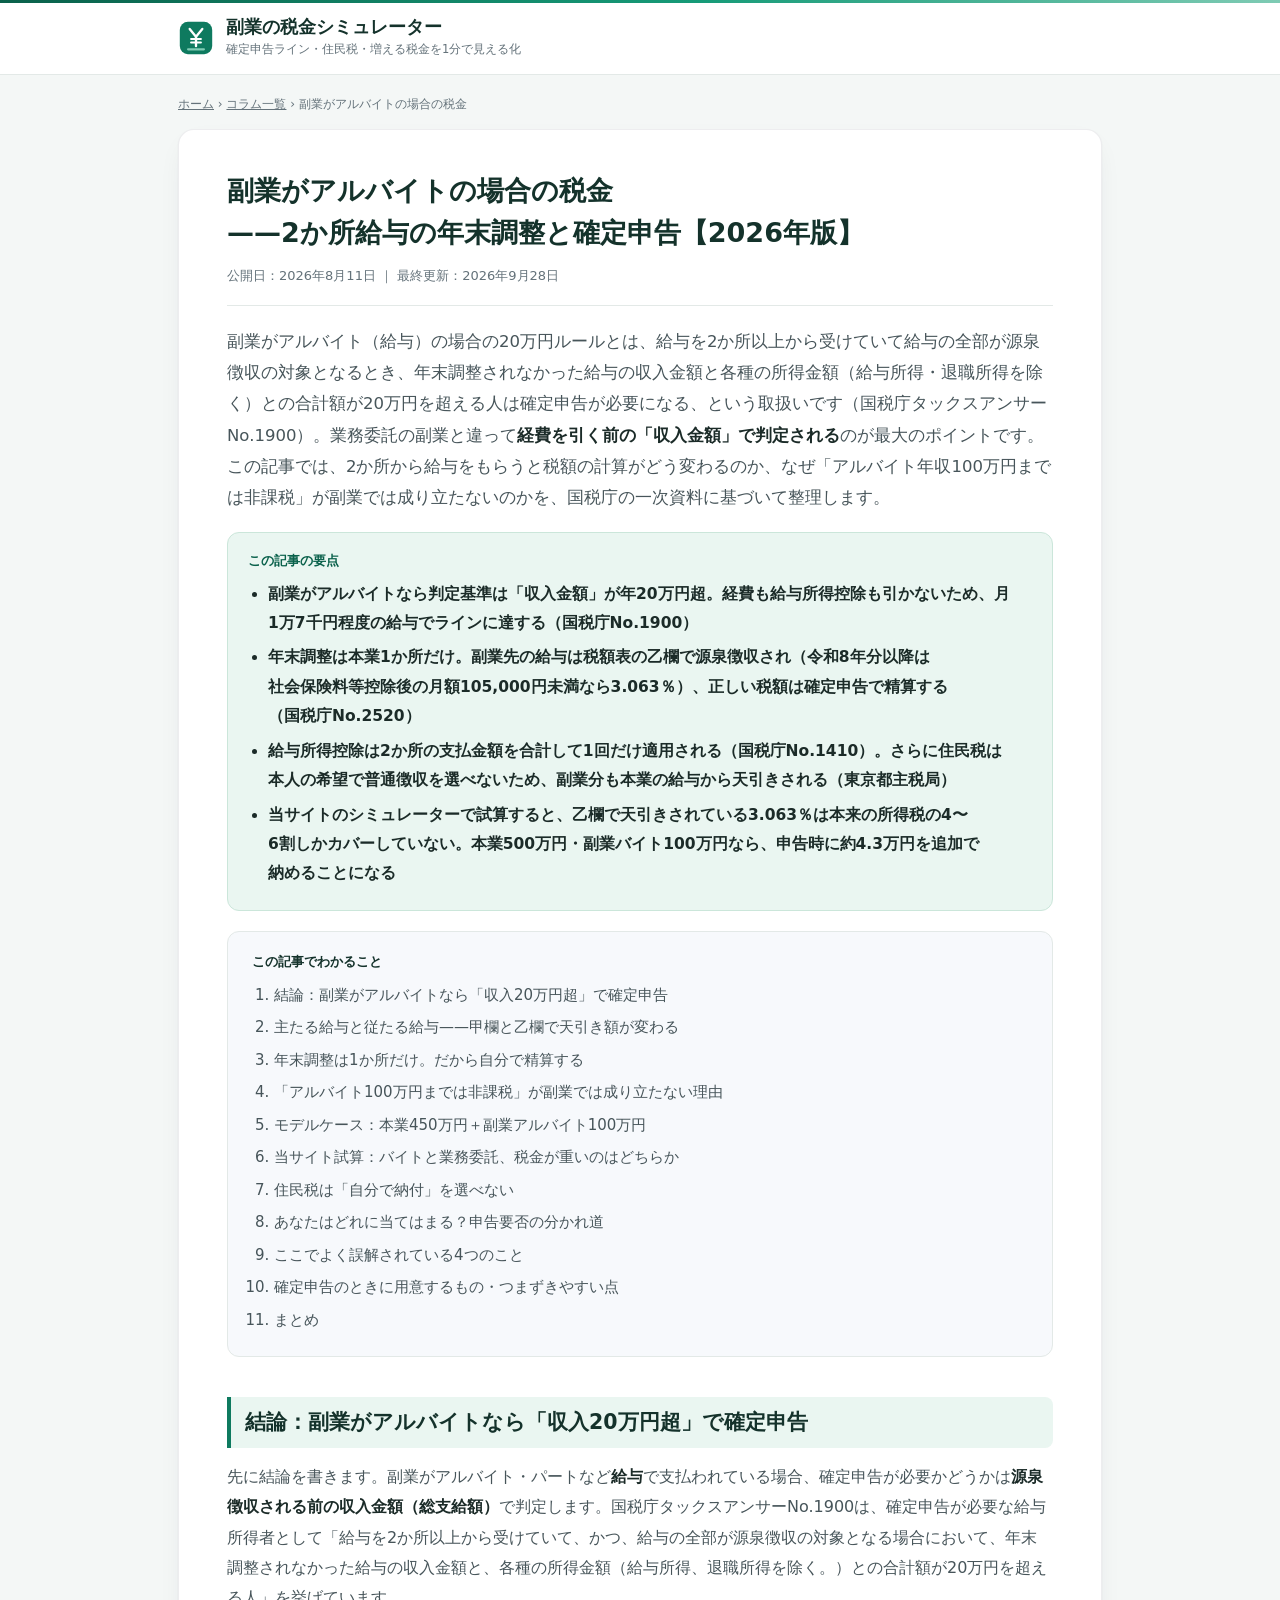
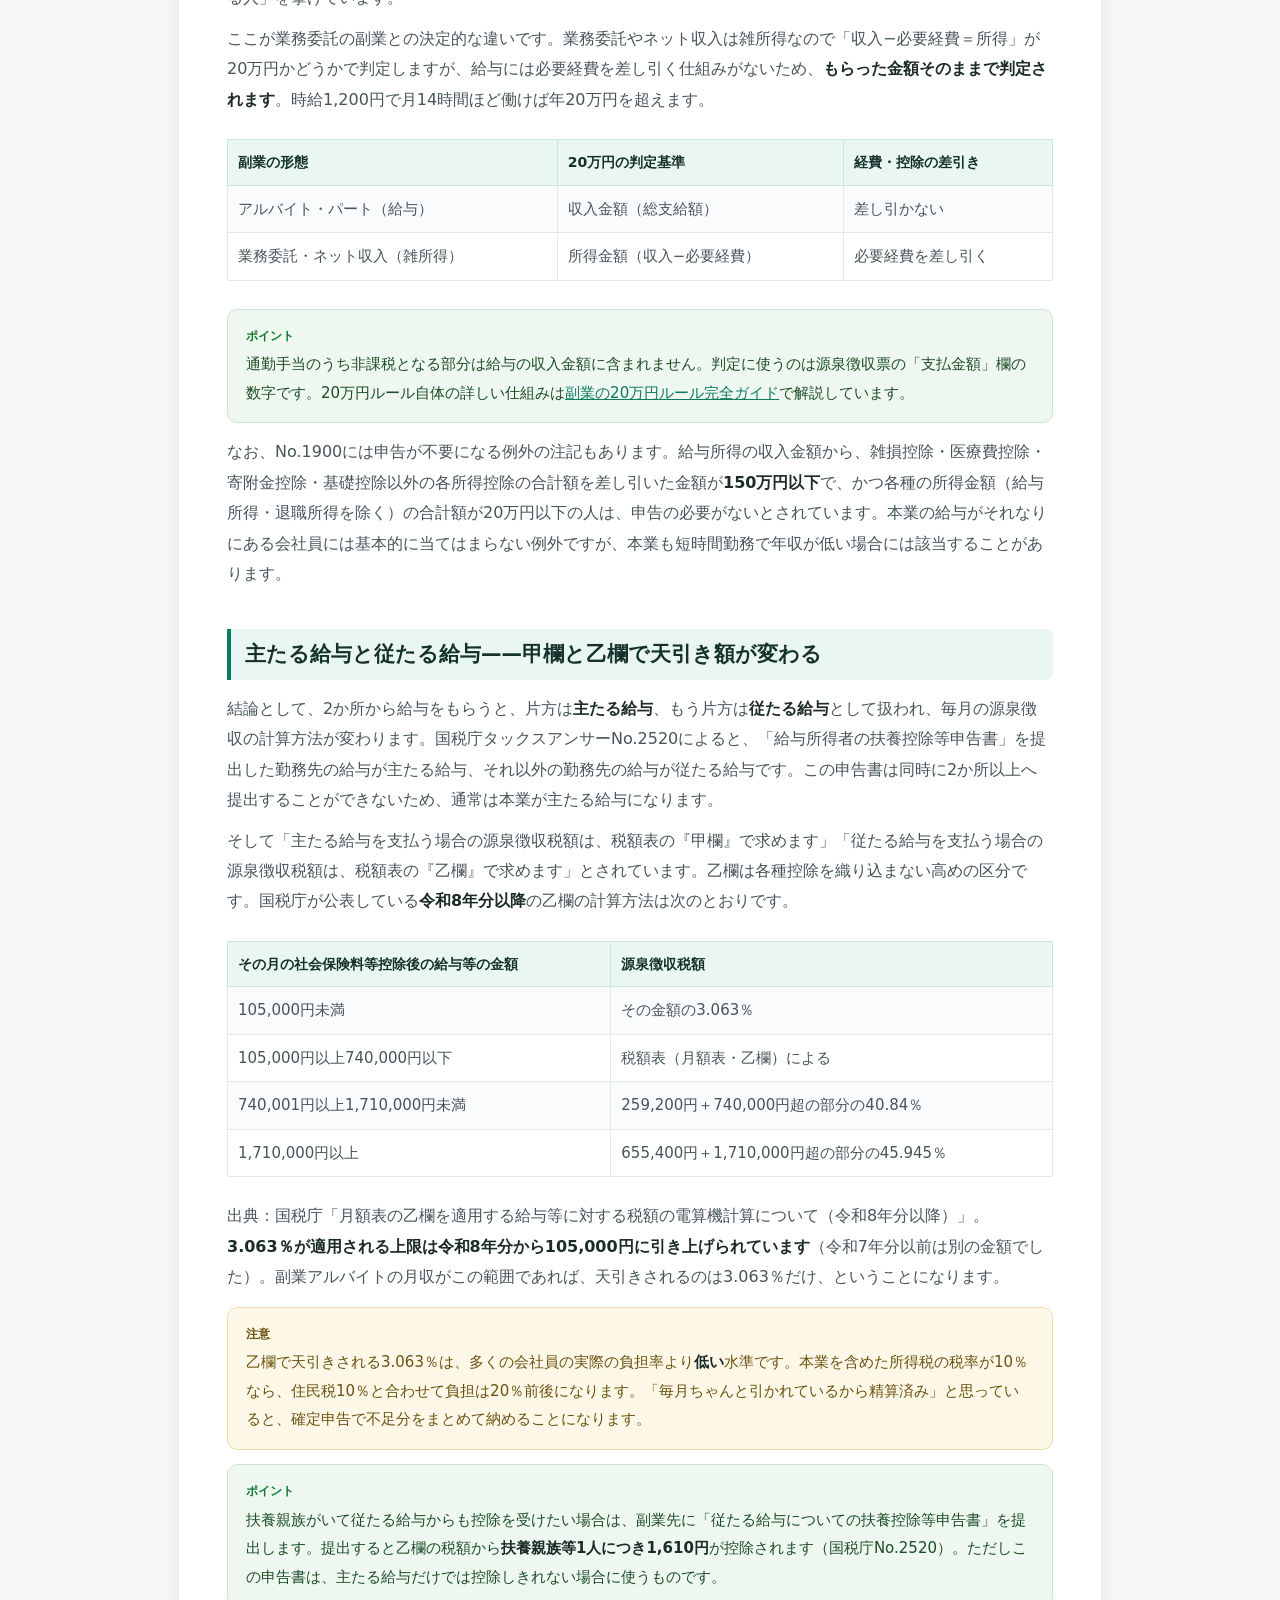
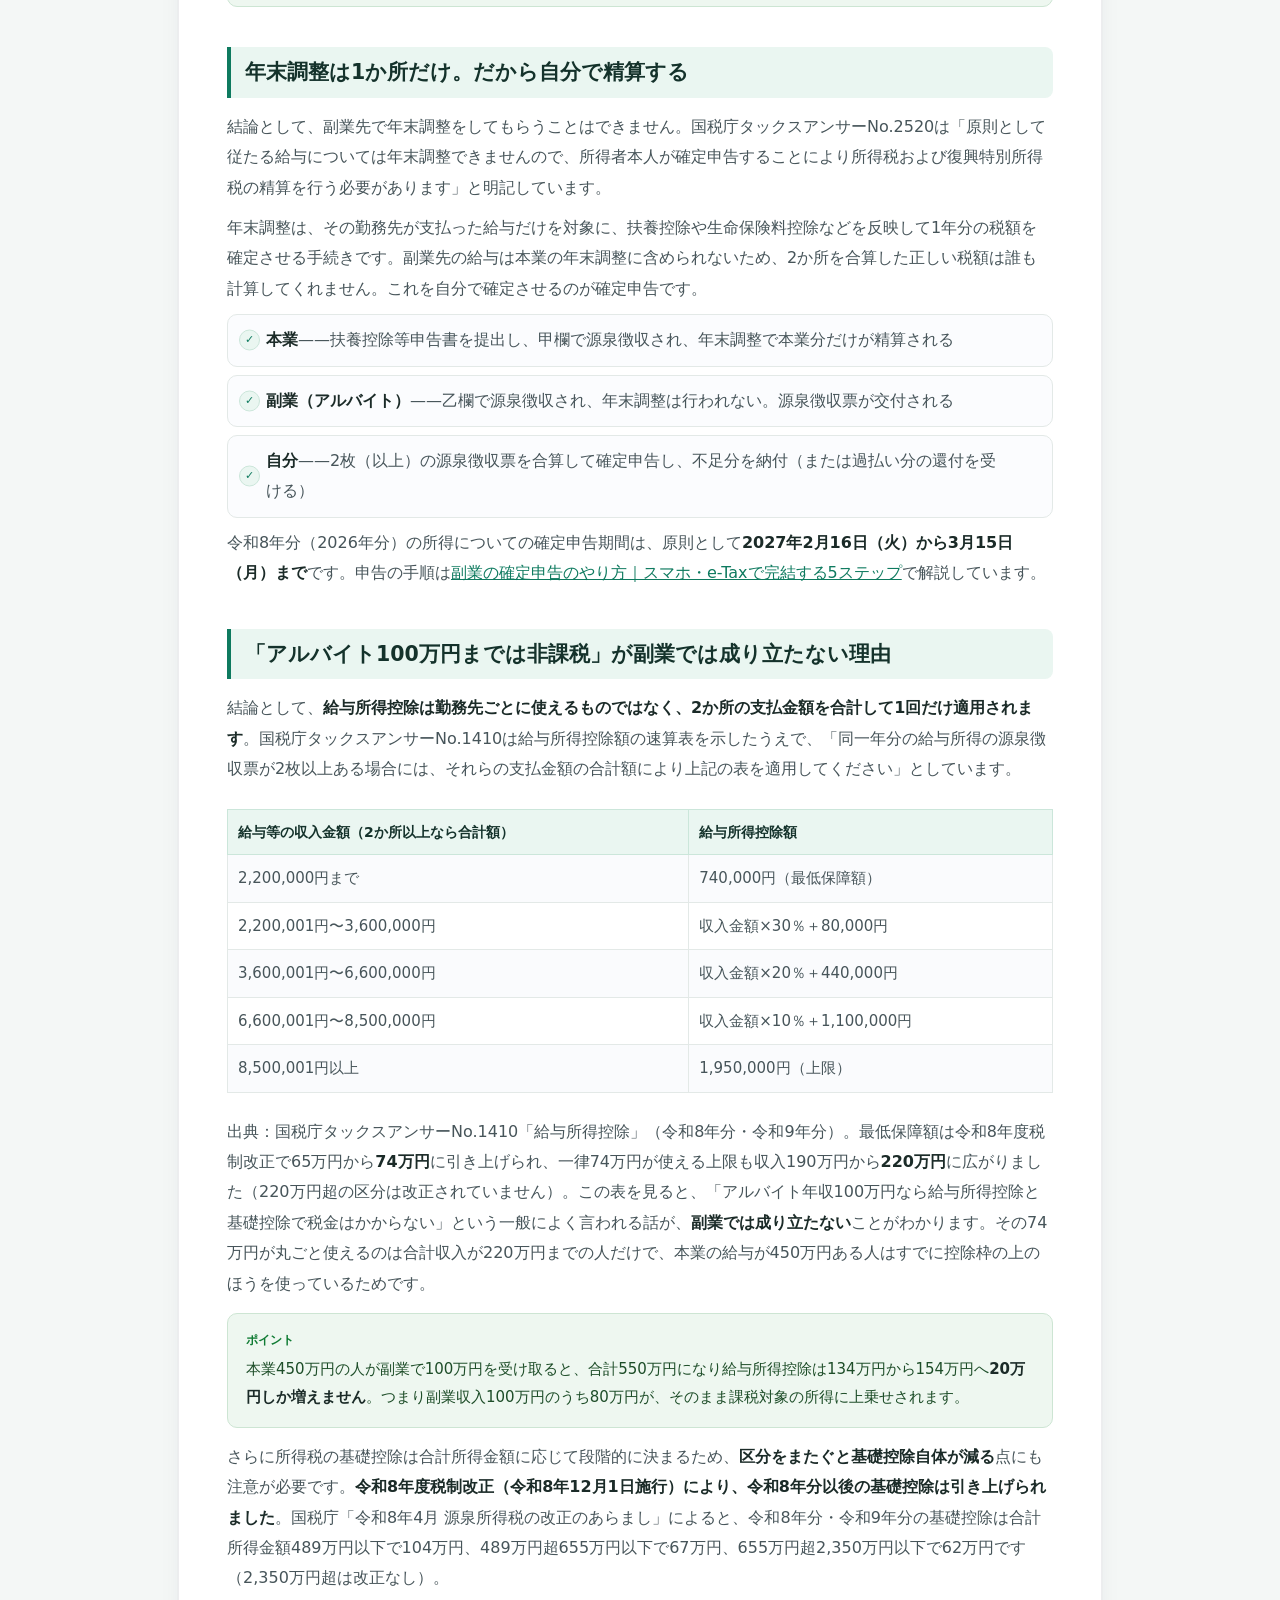
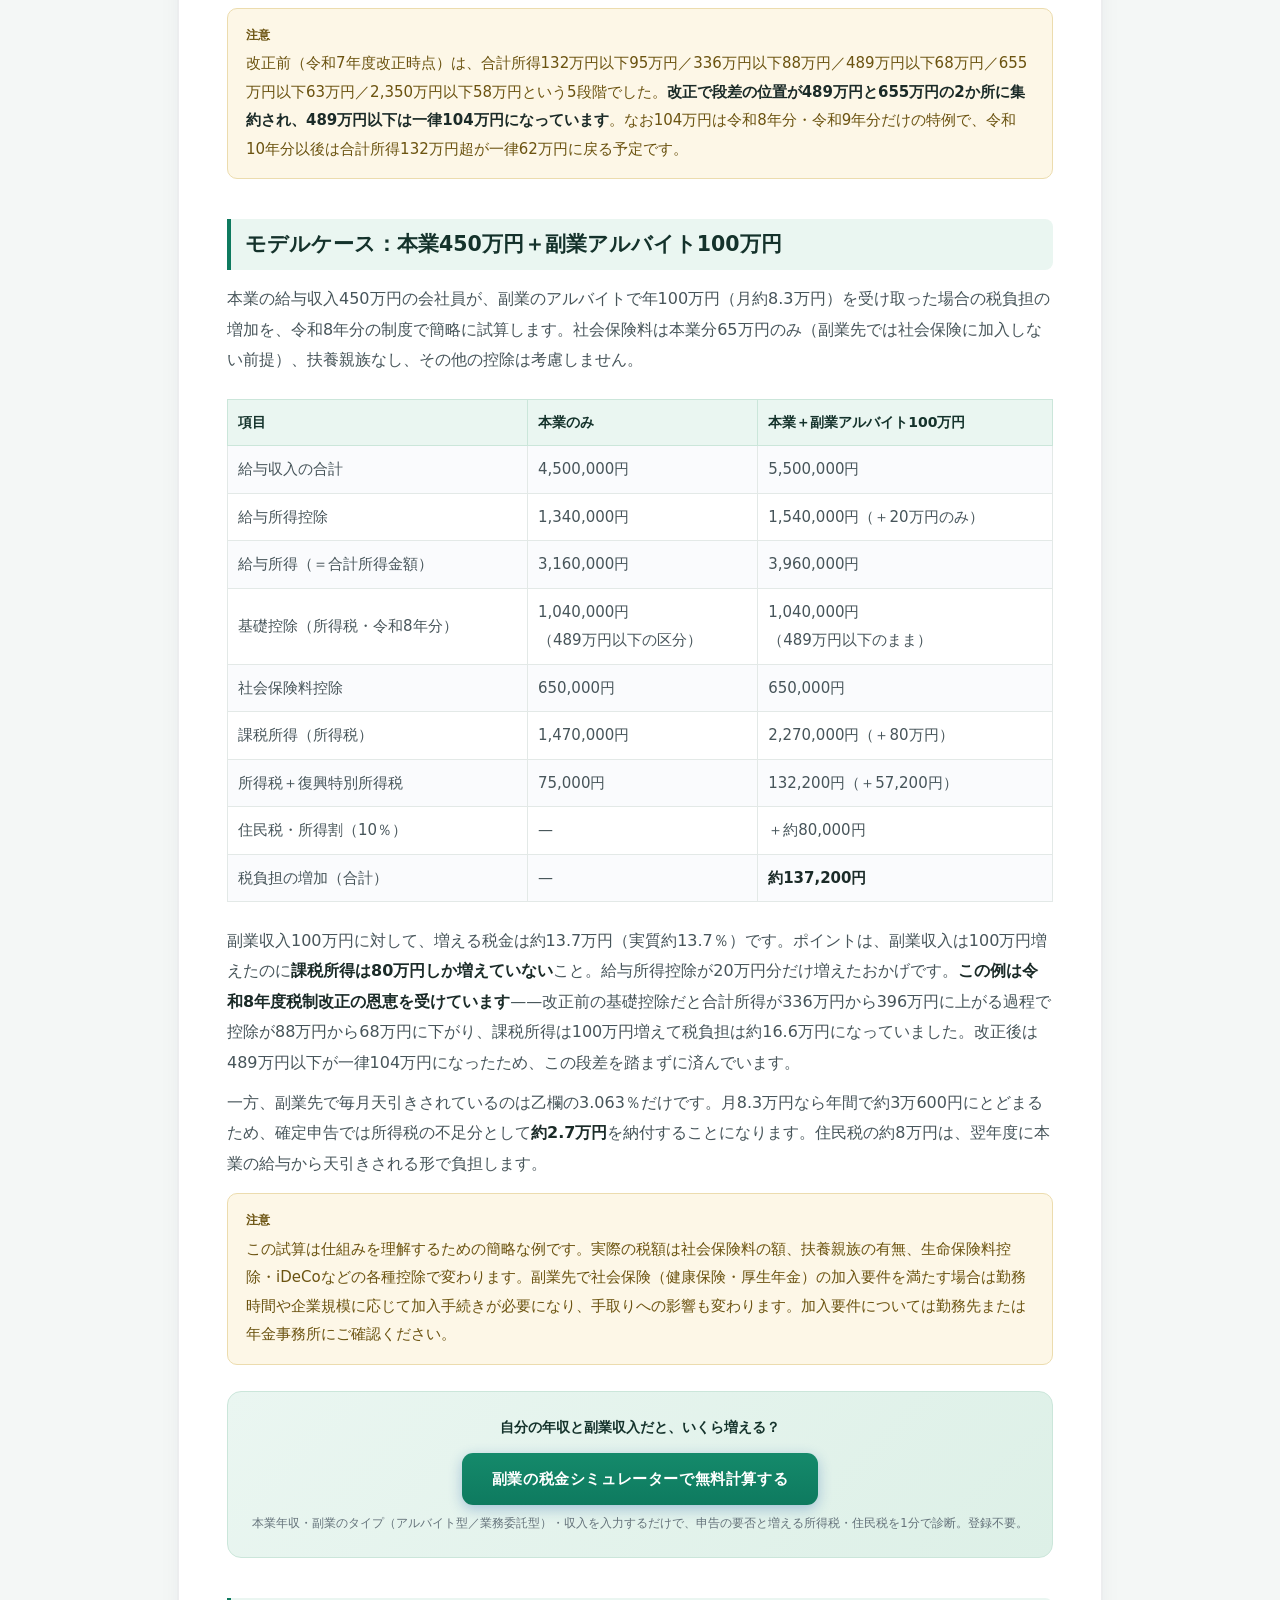
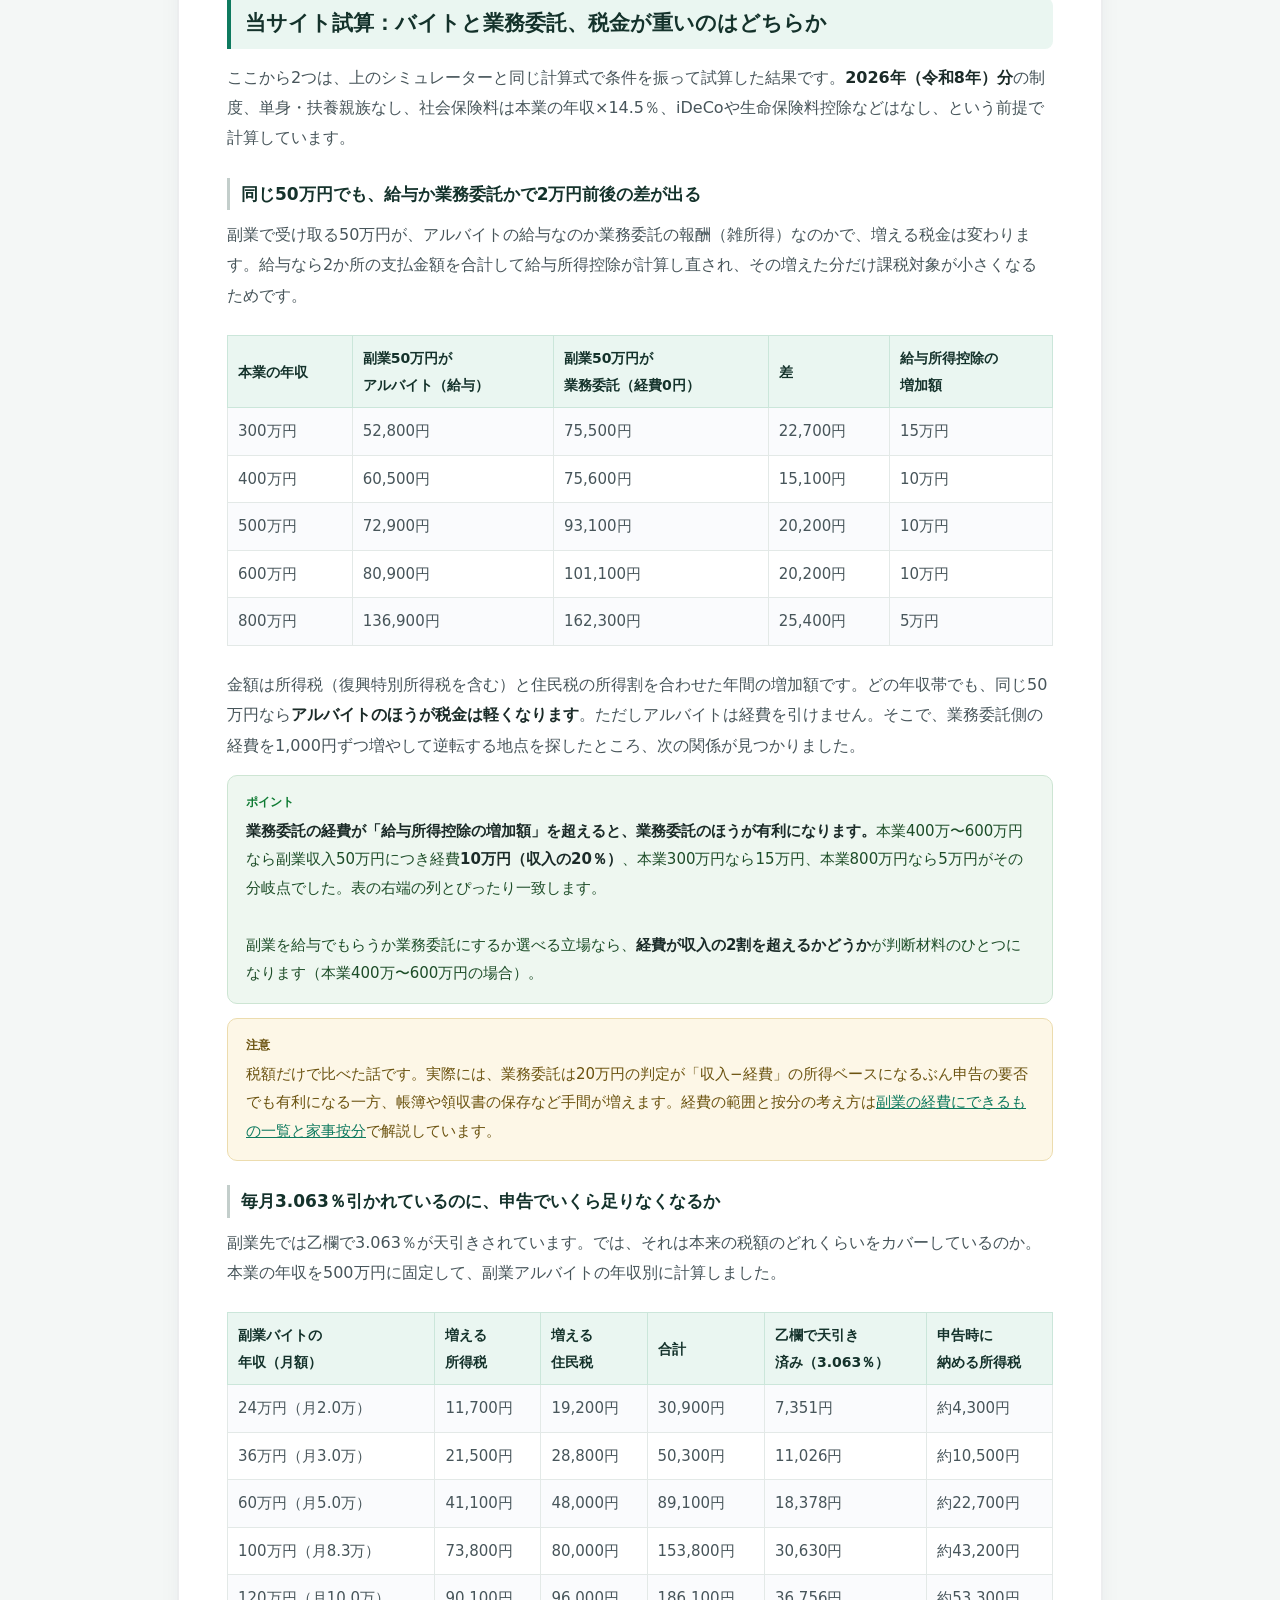
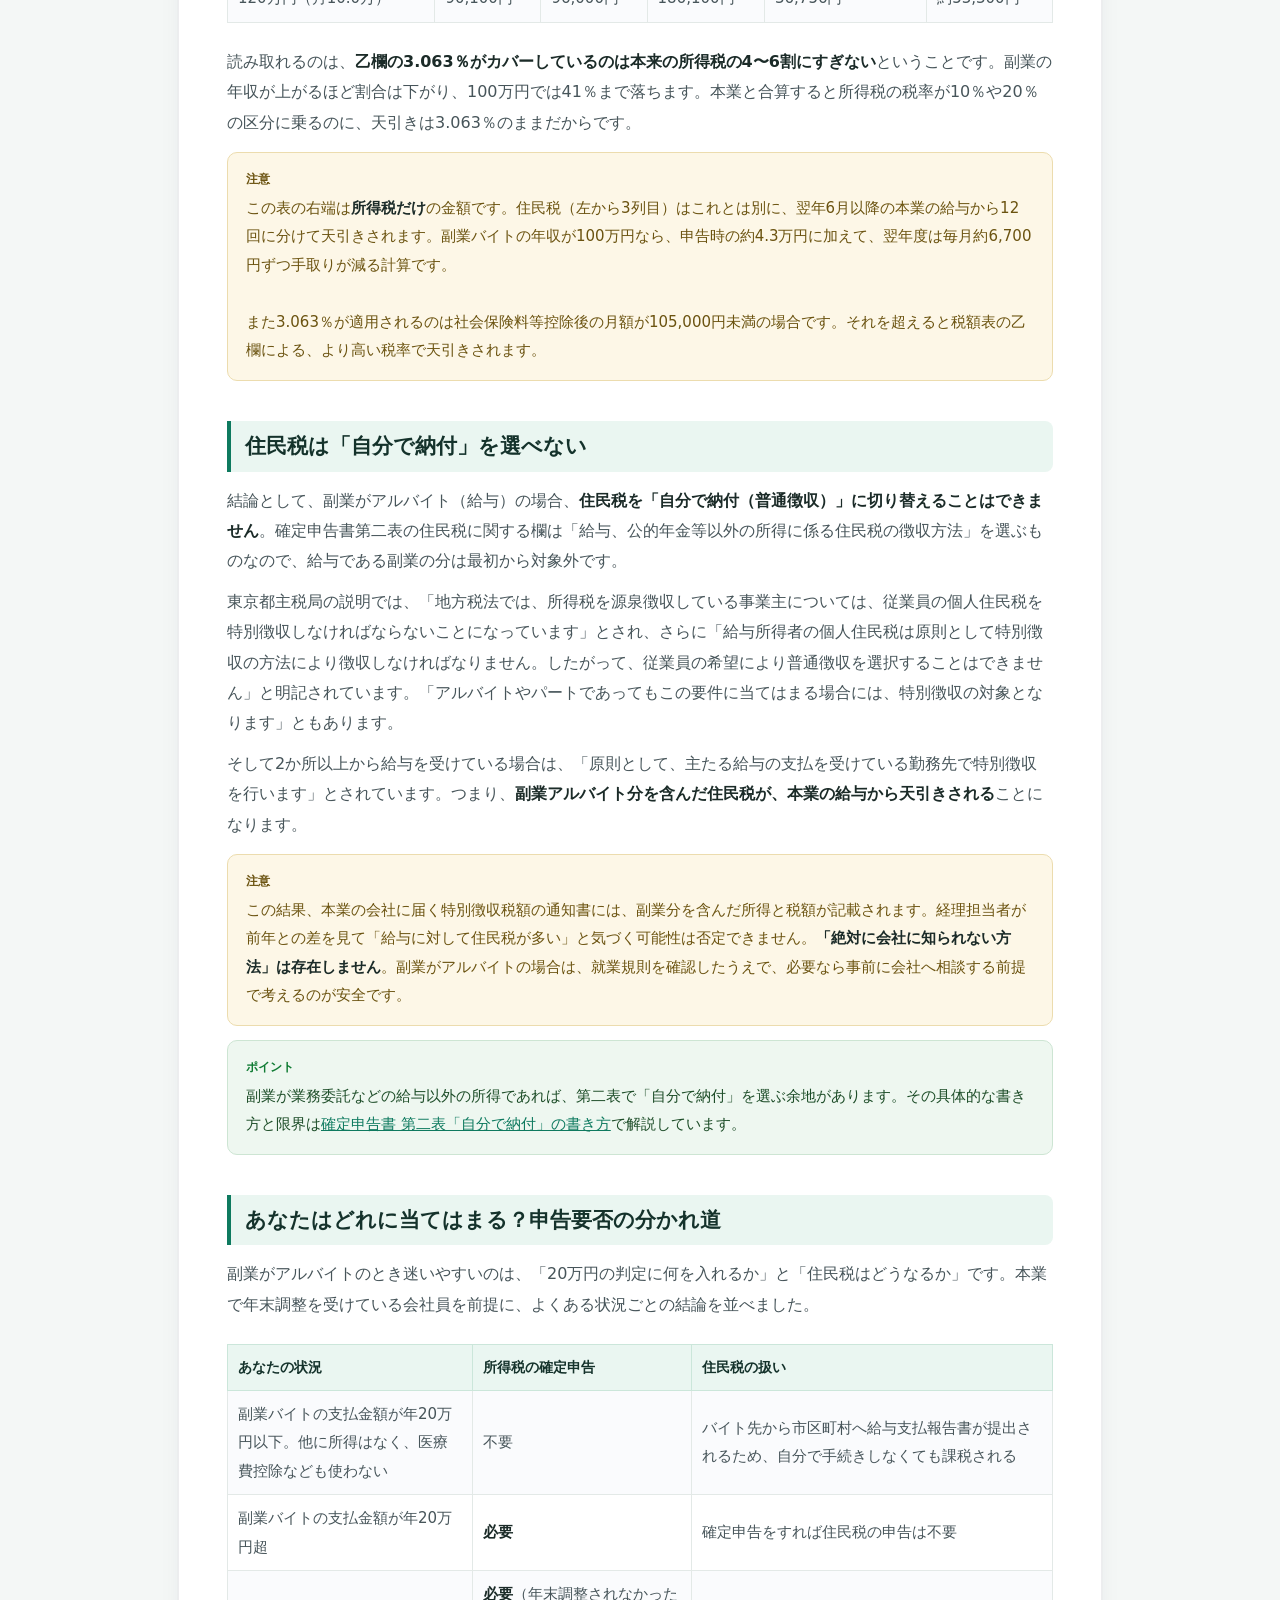
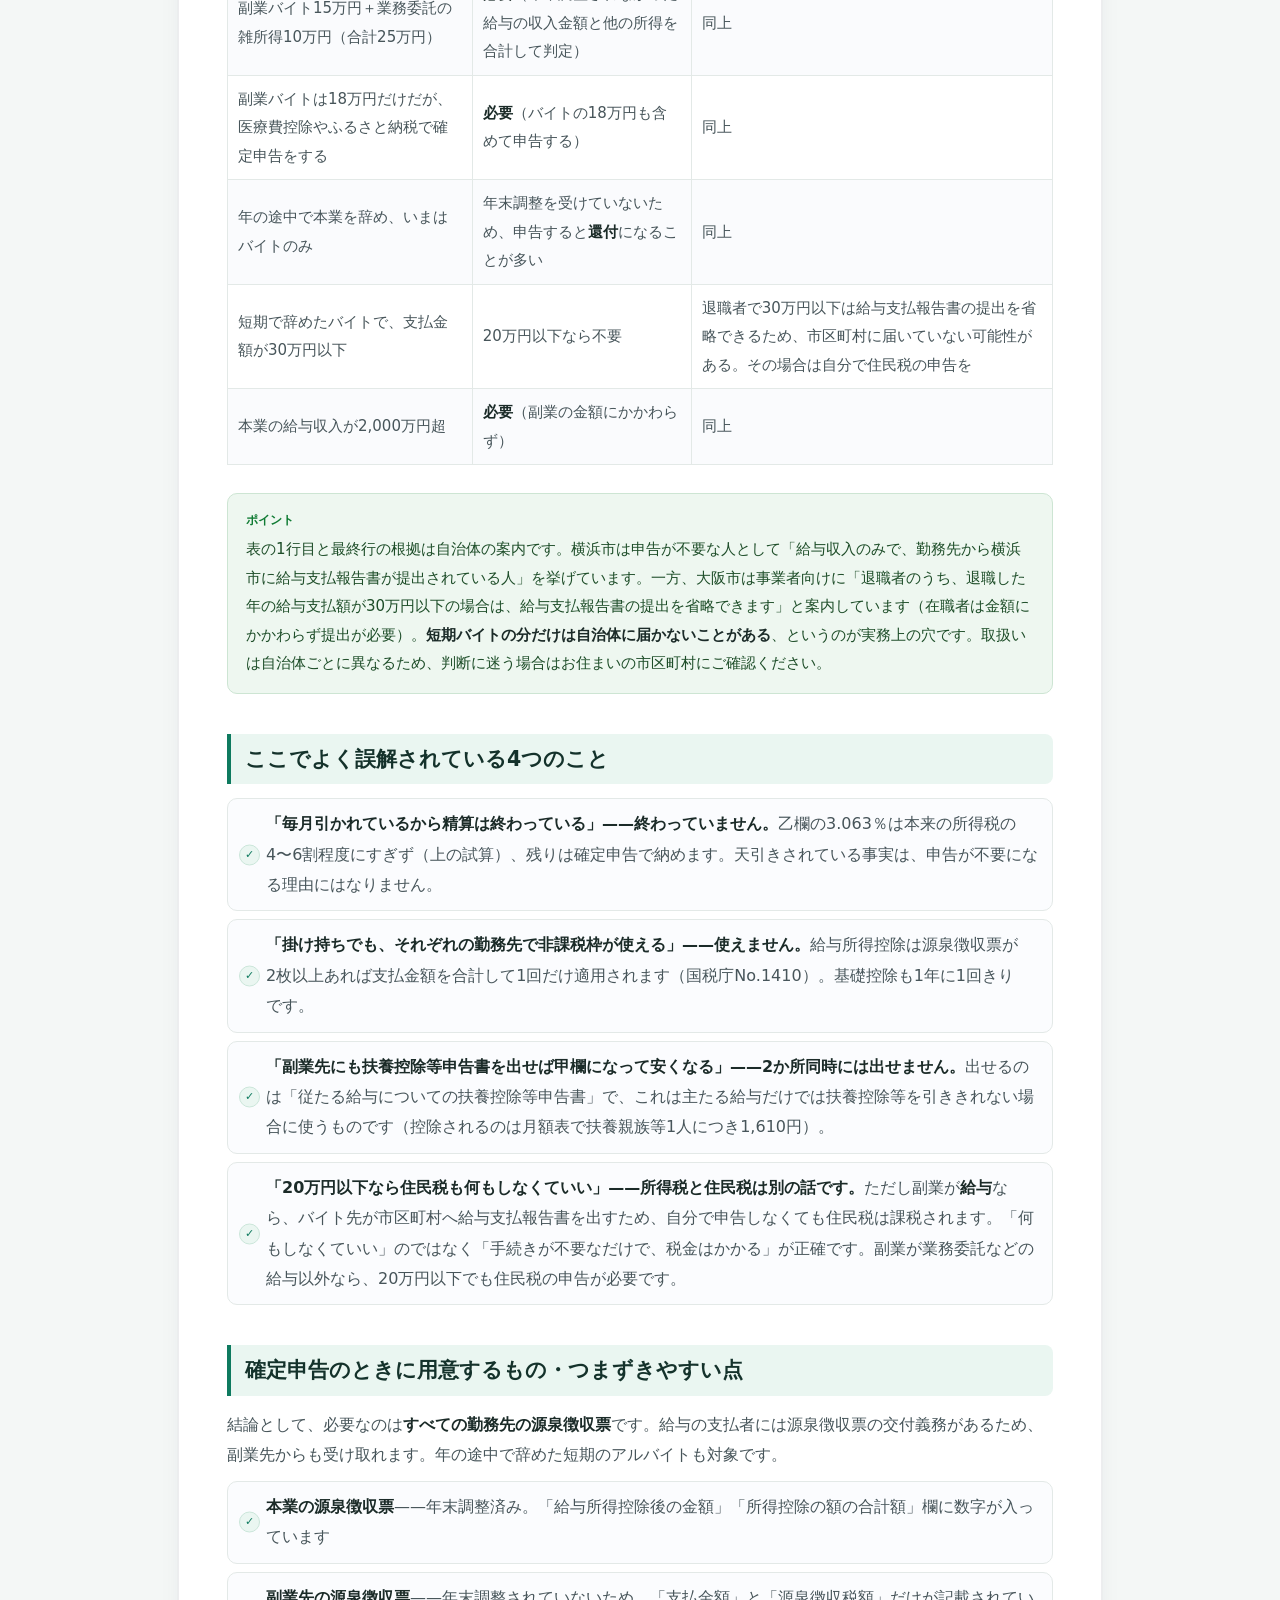
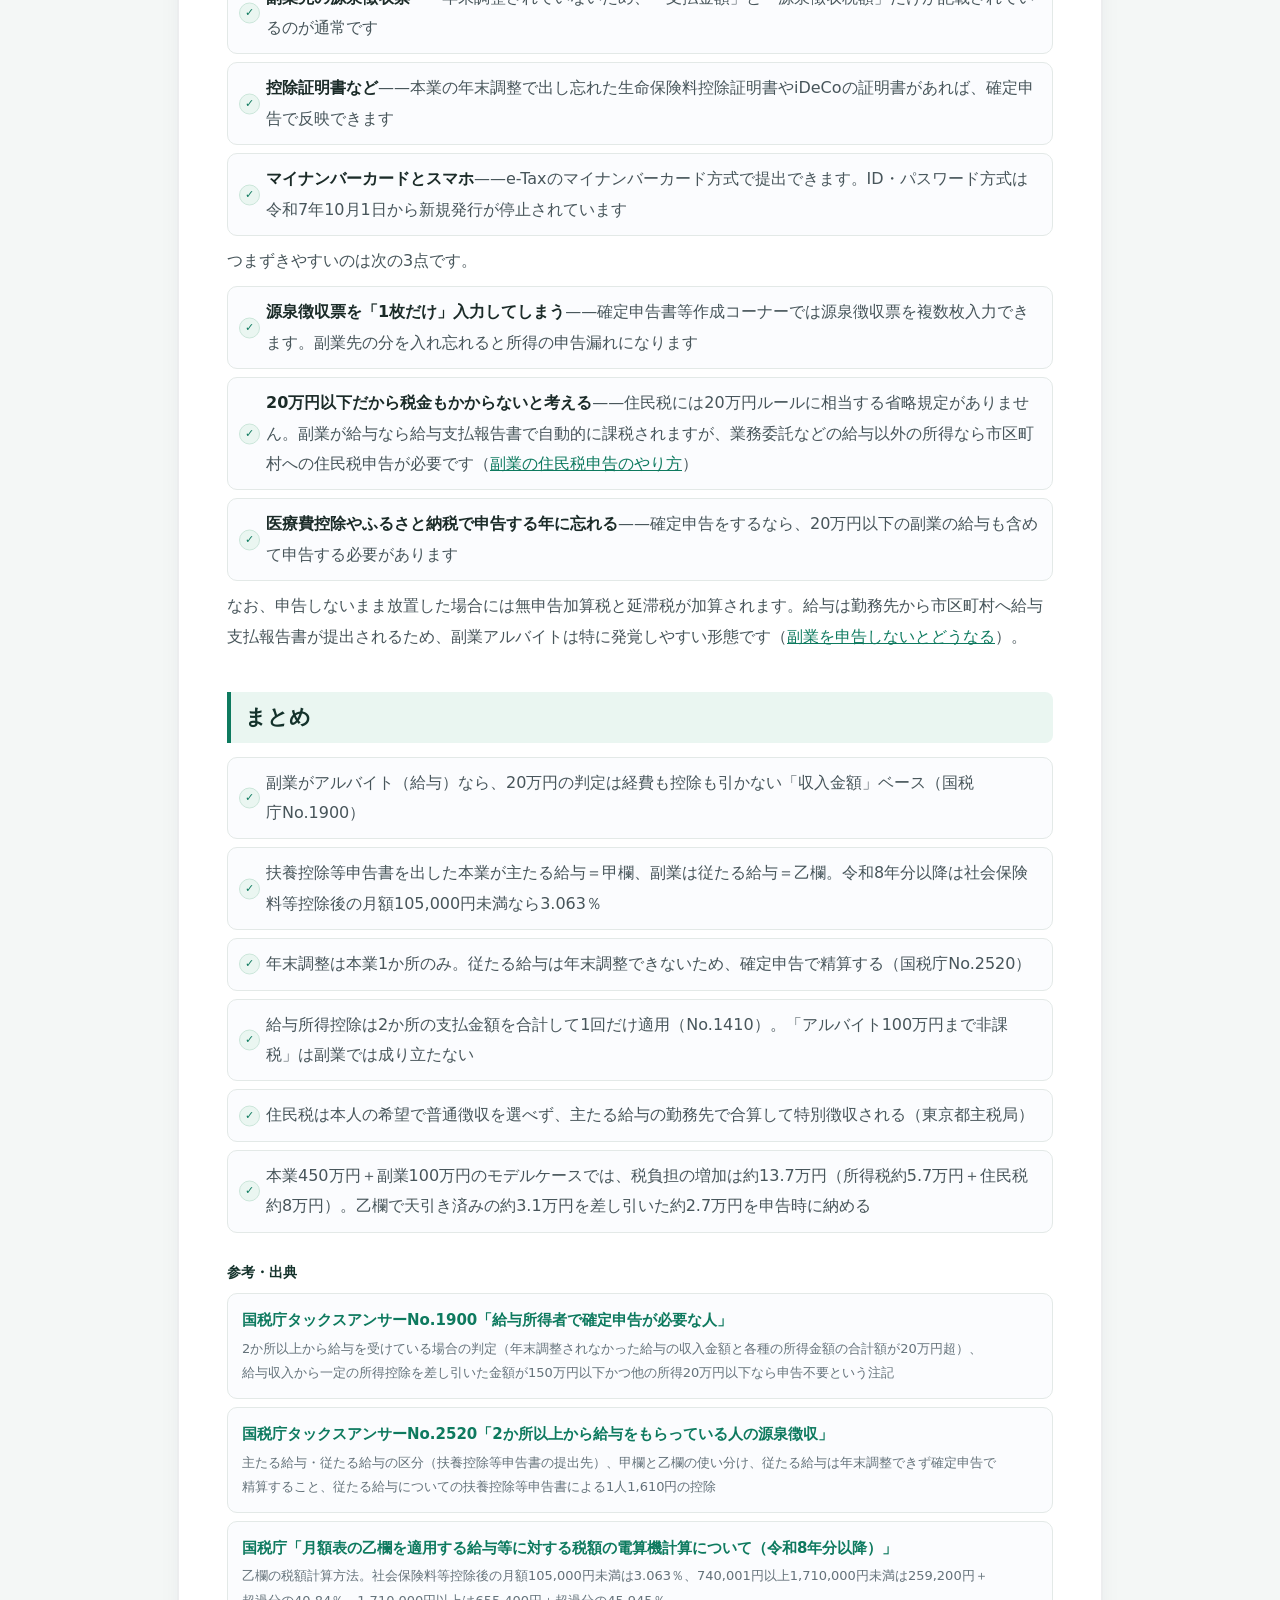
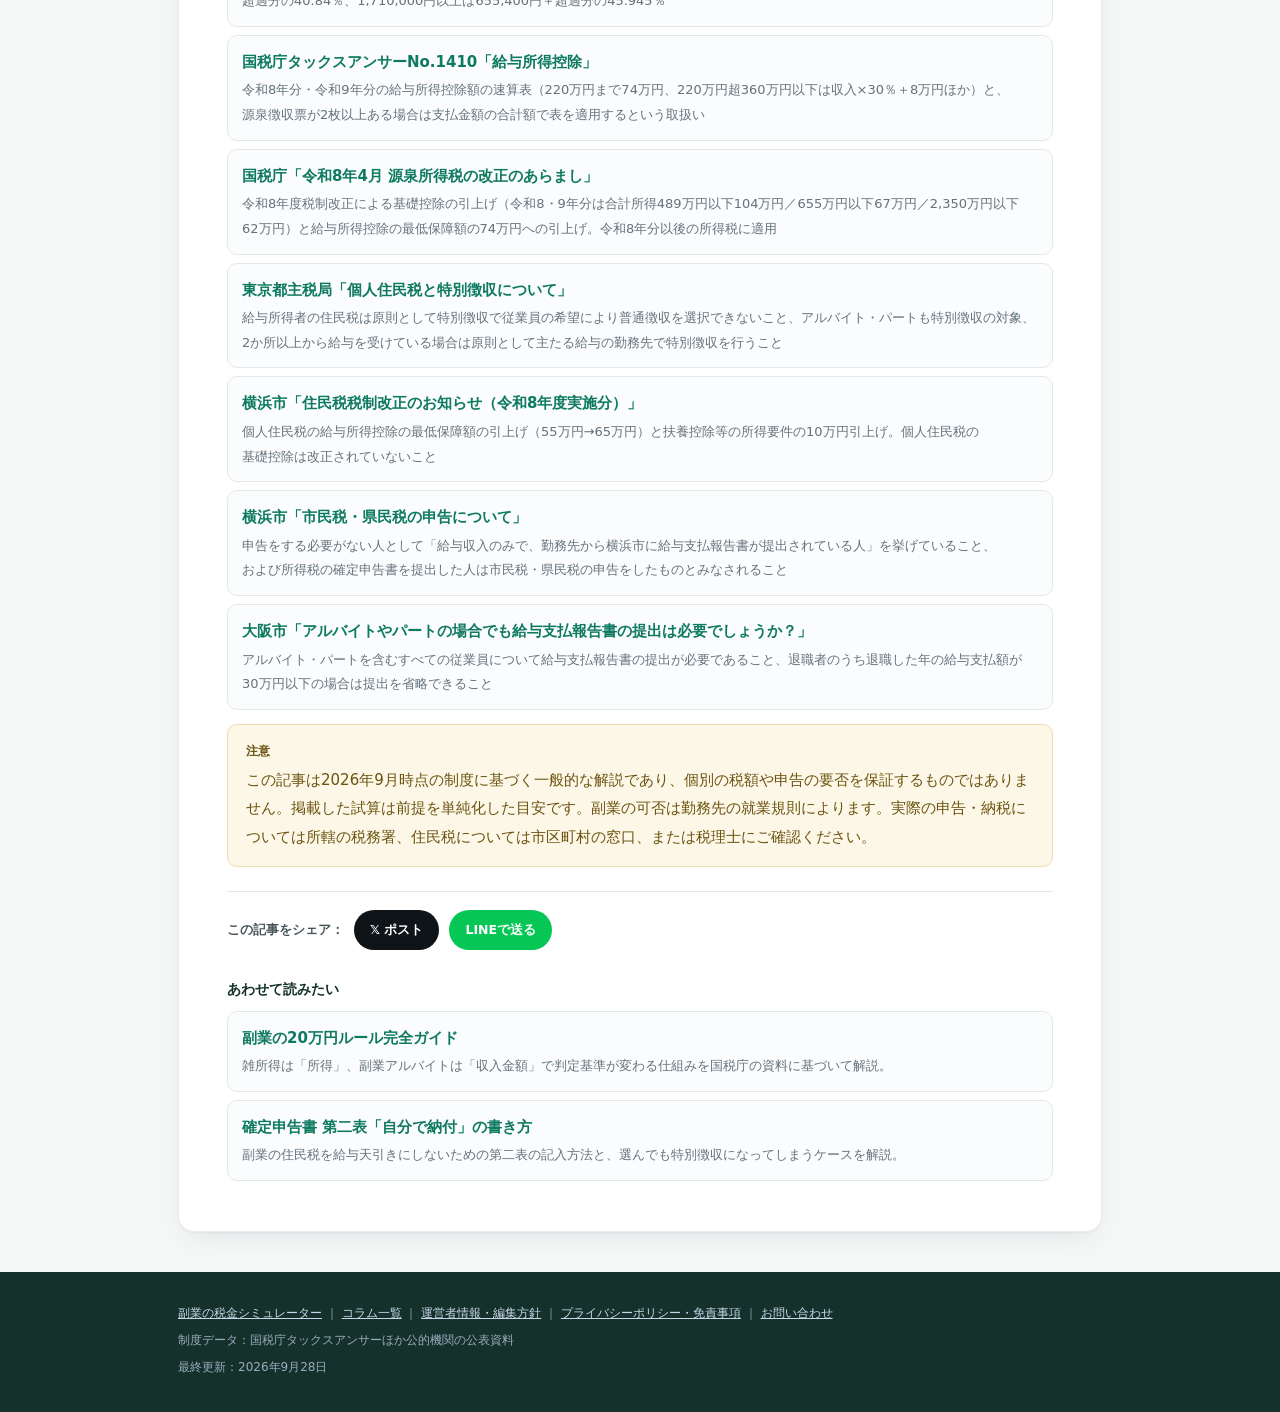
<file: articles/fukugyou-arubaito-2kasho-kyuuyo.html>
<!DOCTYPE html>
<html lang="ja">
<head>
<meta charset="UTF-8">
<meta name="viewport" content="width=device-width, initial-scale=1.0">
<!-- Google tag (gtag.js) -->
<script async src="https://www.googletagmanager.com/gtag/js?id=G-FH1NG08BVZ"></script>
<script>
  window.dataLayer = window.dataLayer || [];
  function gtag(){dataLayer.push(arguments);}
  gtag('js', new Date());
  gtag('config', 'G-FH1NG08BVZ');
</script>
<link rel="icon" type="image/svg+xml" href="/favicon.svg">
<link rel="icon" type="image/png" sizes="32x32" href="/favicon-32.png">
<link rel="apple-touch-icon" href="/apple-touch-icon.png">
<script async src="https://pagead2.googlesyndication.com/pagead/js/adsbygoogle.js?client=ca-pub-9132302948928758" crossorigin="anonymous"></script>
<title>副業がアルバイトの場合の税金｜2か所給与の確定申告【2026年版】</title>
<meta name="description" content="副業がアルバイト（給与）の場合、20万円ルールは「収入金額」で判定し、年末調整は本業1か所だけ。給与所得控除は2か所を合算して1回しか使えないため税負担が想像より重くなります。乙欄の源泉徴収と住民税の扱いを国税庁資料に基づき解説します。">
<link rel="canonical" href="https://fukugyou-sim.com/articles/fukugyou-arubaito-2kasho-kyuuyo.html">
<meta property="og:image" content="https://fukugyou-sim.com/ogp.png">
<meta name="twitter:card" content="summary_large_image">
<link rel="stylesheet" href="./article.css">
<script type="application/ld+json">
{
  "@context": "https://schema.org",
  "@type": "Article",
  "headline": "副業がアルバイトの場合の税金——2か所給与の年末調整と確定申告",
  "datePublished": "2026-08-11",
  "dateModified": "2026-09-28",
  "author": {"@type": "Person", "name": "副業の税金シミュレーター運営者"}
}
</script>
<script type="application/ld+json">
{
  "@context": "https://schema.org",
  "@type": "FAQPage",
  "mainEntity": [
    {
      "@type": "Question",
      "name": "副業がアルバイトの場合、20万円を超えるかどうかは何で判定しますか？",
      "acceptedAnswer": {
        "@type": "Answer",
        "text": "源泉徴収される前の「収入金額」（総支給額）で判定します。国税庁タックスアンサーNo.1900は、給与を2か所以上から受けていて給与の全部が源泉徴収の対象となる場合、年末調整されなかった給与の収入金額と、各種の所得金額（給与所得、退職所得を除く）との合計額が20万円を超える人は確定申告が必要としています。業務委託などの雑所得は「収入−必要経費」の所得で判定しますが、副業がアルバイトの給与の場合は経費や給与所得控除を差し引く前の金額で判定するため、20万円を超えやすくなります。交通費のうち非課税となる通勤手当は給与の収入金額に含まれません。"
      }
    },
    {
      "@type": "Question",
      "name": "副業のアルバイト先でも年末調整をしてもらえますか？",
      "acceptedAnswer": {
        "@type": "Answer",
        "text": "できません。「給与所得者の扶養控除等申告書」を提出した勤務先の給与が主たる給与、それ以外が従たる給与になり、国税庁タックスアンサーNo.2520は「原則として従たる給与については年末調整できませんので、所得者本人が確定申告することにより所得税および復興特別所得税の精算を行う必要があります」としています。年末調整は本業1か所だけで行われ、2か所分を合算した正しい税額は本人が確定申告で精算します。副業先の給与は税額表の乙欄で源泉徴収され、令和8年分以降は社会保険料等控除後の月額が105,000円未満なら3.063％が天引きされます。"
      }
    },
    {
      "@type": "Question",
      "name": "副業がアルバイトでも住民税を「自分で納付」にできますか？",
      "acceptedAnswer": {
        "@type": "Answer",
        "text": "できません。確定申告書第二表の「自分で納付」は給与所得・公的年金等以外の所得に係る住民税を対象とする欄なので、副業が給与の場合は対象外です。東京都主税局は「給与所得者の個人住民税は原則として特別徴収の方法により徴収しなければなりません。したがって、従業員の希望により普通徴収を選択することはできません」と説明し、アルバイトやパートも特別徴収の対象、2か所以上から給与を受けている場合は「原則として、主たる給与の支払を受けている勤務先で特別徴収を行います」としています。つまり副業アルバイト分を含んだ住民税が本業の給与から天引きされます。"
      }
    }
  ]
}
</script>
</head>
<body>

<header class="site">
  <div class="wrap">
    <svg class="logo-mark" viewBox="0 0 40 40" aria-hidden="true">
      <rect x="2" y="2" width="36" height="36" rx="9" fill="#0e7a5f"/>
      <path d="M13 10 L20 18.5 L27 10" fill="none" stroke="#fff" stroke-width="2.6" stroke-linecap="round" stroke-linejoin="round"/>
      <path d="M20 18.5 V29" fill="none" stroke="#fff" stroke-width="2.6" stroke-linecap="round"/>
      <path d="M14.5 21 H25.5 M14.5 25 H25.5" fill="none" stroke="#fff" stroke-width="2.2" stroke-linecap="round"/>
      <rect x="10" y="31.4" width="20" height="2.4" rx="1.2" fill="#7fcbb4"/>
    </svg>
    <div class="logo-text">
      <div class="logo"><a href="../">副業の税金シミュレーター</a></div>
      <div class="logo-sub">確定申告ライン・住民税・増える税金を1分で見える化</div>
    </div>
  </div>
</header>

<div class="wrap">
  <nav class="breadcrumb"><a href="../">ホーム</a> › <a href="./">コラム一覧</a> › 副業がアルバイトの場合の税金</nav>

  <article class="card">
    <h1>副業がアルバイトの場合の税金<br>——2か所給与の年末調整と確定申告【2026年版】</h1>
    <p class="meta">公開日：2026年8月11日 ｜ 最終更新：2026年9月28日</p>

    <p class="lead">副業がアルバイト（給与）の場合の20万円ルールとは、給与を2か所以上から受けていて給与の全部が源泉徴収の対象となるとき、年末調整されなかった給与の収入金額と各種の所得金額（給与所得・退職所得を除く）との合計額が20万円を超える人は確定申告が必要になる、という取扱いです（国税庁タックスアンサーNo.1900）。業務委託の副業と違って<strong>経費を引く前の「収入金額」で判定される</strong>のが最大のポイントです。この記事では、2か所から給与をもらうと税額の計算がどう変わるのか、なぜ「アルバイト年収100万円までは非課税」が副業では成り立たないのかを、国税庁の一次資料に基づいて整理します。</p>

    <div class="keypoints">
      <div class="k-title">この記事の要点</div>
      <ul>
        <li>副業がアルバイトなら判定基準は<strong>「収入金額」が年20万円超</strong>。経費も給与所得控除も引かないため、月1万7千円程度の給与でラインに達する（国税庁No.1900）</li>
        <li><strong>年末調整は本業1か所だけ</strong>。副業先の給与は税額表の乙欄で源泉徴収され（令和8年分以降は社会保険料等控除後の月額105,000円未満なら3.063％）、正しい税額は確定申告で精算する（国税庁No.2520）</li>
        <li>給与所得控除は<strong>2か所の支払金額を合計して1回だけ</strong>適用される（国税庁No.1410）。さらに住民税は本人の希望で普通徴収を選べないため、副業分も本業の給与から天引きされる（東京都主税局）</li>
        <li>当サイトのシミュレーターで試算すると、<strong>乙欄で天引きされている3.063％は本来の所得税の4〜6割しかカバーしていない</strong>。本業500万円・副業バイト100万円なら、申告時に約4.3万円を追加で納めることになる</li>
      </ul>
    </div>

    <div class="toc">
      <div class="toc-title">この記事でわかること</div>
      <ol>
        <li>結論：副業がアルバイトなら「収入20万円超」で確定申告</li>
        <li>主たる給与と従たる給与——甲欄と乙欄で天引き額が変わる</li>
        <li>年末調整は1か所だけ。だから自分で精算する</li>
        <li>「アルバイト100万円までは非課税」が副業では成り立たない理由</li>
        <li>モデルケース：本業450万円＋副業アルバイト100万円</li>
        <li>当サイト試算：バイトと業務委託、税金が重いのはどちらか</li>
        <li>住民税は「自分で納付」を選べない</li>
        <li>あなたはどれに当てはまる？申告要否の分かれ道</li>
        <li>ここでよく誤解されている4つのこと</li>
        <li>確定申告のときに用意するもの・つまずきやすい点</li>
        <li>まとめ</li>
      </ol>
    </div>

    <h2>結論：副業がアルバイトなら「収入20万円超」で確定申告</h2>
    <p>先に結論を書きます。副業がアルバイト・パートなど<strong>給与</strong>で支払われている場合、確定申告が必要かどうかは<strong>源泉徴収される前の収入金額（総支給額）</strong>で判定します。国税庁タックスアンサーNo.1900は、確定申告が必要な給与所得者として「給与を2か所以上から受けていて、かつ、給与の全部が源泉徴収の対象となる場合において、年末調整されなかった給与の収入金額と、各種の所得金額（給与所得、退職所得を除く。）との合計額が20万円を超える人」を挙げています。</p>
    <p>ここが業務委託の副業との決定的な違いです。業務委託やネット収入は雑所得なので「収入−必要経費＝所得」が20万円かどうかで判定しますが、給与には必要経費を差し引く仕組みがないため、<strong>もらった金額そのままで判定されます</strong>。時給1,200円で月14時間ほど働けば年20万円を超えます。</p>
    <div class="table-scroll">
      <table class="info">
        <tr><th>副業の形態</th><th>20万円の判定基準</th><th>経費・控除の差引き</th></tr>
        <tr><td>アルバイト・パート（給与）</td><td>収入金額（総支給額）</td><td>差し引かない</td></tr>
        <tr><td>業務委託・ネット収入（雑所得）</td><td>所得金額（収入−必要経費）</td><td>必要経費を差し引く</td></tr>
      </table>
    </div>
    <div class="point">通勤手当のうち非課税となる部分は給与の収入金額に含まれません。判定に使うのは源泉徴収票の「支払金額」欄の数字です。20万円ルール自体の詳しい仕組みは<a href="./20man-en-rule-guide.html">副業の20万円ルール完全ガイド</a>で解説しています。</div>
    <p>なお、No.1900には申告が不要になる例外の注記もあります。給与所得の収入金額から、雑損控除・医療費控除・寄附金控除・基礎控除以外の各所得控除の合計額を差し引いた金額が<strong>150万円以下</strong>で、かつ各種の所得金額（給与所得・退職所得を除く）の合計額が20万円以下の人は、申告の必要がないとされています。本業の給与がそれなりにある会社員には基本的に当てはまらない例外ですが、本業も短時間勤務で年収が低い場合には該当することがあります。</p>

    <h2>主たる給与と従たる給与——甲欄と乙欄で天引き額が変わる</h2>
    <p>結論として、2か所から給与をもらうと、片方は<strong>主たる給与</strong>、もう片方は<strong>従たる給与</strong>として扱われ、毎月の源泉徴収の計算方法が変わります。国税庁タックスアンサーNo.2520によると、「給与所得者の扶養控除等申告書」を提出した勤務先の給与が主たる給与、それ以外の勤務先の給与が従たる給与です。この申告書は同時に2か所以上へ提出することができないため、通常は本業が主たる給与になります。</p>
    <p>そして「主たる給与を支払う場合の源泉徴収税額は、税額表の『甲欄』で求めます」「従たる給与を支払う場合の源泉徴収税額は、税額表の『乙欄』で求めます」とされています。乙欄は各種控除を織り込まない高めの区分です。国税庁が公表している<strong>令和8年分以降</strong>の乙欄の計算方法は次のとおりです。</p>
    <div class="table-scroll">
      <table class="info">
        <tr><th>その月の社会保険料等控除後の給与等の金額</th><th>源泉徴収税額</th></tr>
        <tr><td>105,000円未満</td><td>その金額の3.063％</td></tr>
        <tr><td>105,000円以上740,000円以下</td><td>税額表（月額表・乙欄）による</td></tr>
        <tr><td>740,001円以上1,710,000円未満</td><td>259,200円＋740,000円超の部分の40.84％</td></tr>
        <tr><td>1,710,000円以上</td><td>655,400円＋1,710,000円超の部分の45.945％</td></tr>
      </table>
    </div>
    <p>出典：国税庁「月額表の乙欄を適用する給与等に対する税額の電算機計算について（令和8年分以降）」。<strong>3.063％が適用される上限は令和8年分から105,000円に引き上げられています</strong>（令和7年分以前は別の金額でした）。副業アルバイトの月収がこの範囲であれば、天引きされるのは3.063％だけ、ということになります。</p>
    <div class="caution">乙欄で天引きされる3.063％は、多くの会社員の実際の負担率より<strong>低い</strong>水準です。本業を含めた所得税の税率が10％なら、住民税10％と合わせて負担は20％前後になります。「毎月ちゃんと引かれているから精算済み」と思っていると、確定申告で不足分をまとめて納めることになります。</div>
    <div class="point">扶養親族がいて従たる給与からも控除を受けたい場合は、副業先に「従たる給与についての扶養控除等申告書」を提出します。提出すると乙欄の税額から<strong>扶養親族等1人につき1,610円</strong>が控除されます（国税庁No.2520）。ただしこの申告書は、主たる給与だけでは控除しきれない場合に使うものです。</div>

    <h2>年末調整は1か所だけ。だから自分で精算する</h2>
    <p>結論として、副業先で年末調整をしてもらうことはできません。国税庁タックスアンサーNo.2520は「原則として従たる給与については年末調整できませんので、所得者本人が確定申告することにより所得税および復興特別所得税の精算を行う必要があります」と明記しています。</p>
    <p>年末調整は、その勤務先が支払った給与だけを対象に、扶養控除や生命保険料控除などを反映して1年分の税額を確定させる手続きです。副業先の給与は本業の年末調整に含められないため、2か所を合算した正しい税額は誰も計算してくれません。これを自分で確定させるのが確定申告です。</p>
    <ul class="checklist">
      <li><strong>本業</strong>——扶養控除等申告書を提出し、甲欄で源泉徴収され、年末調整で本業分だけが精算される</li>
      <li><strong>副業（アルバイト）</strong>——乙欄で源泉徴収され、年末調整は行われない。源泉徴収票が交付される</li>
      <li><strong>自分</strong>——2枚（以上）の源泉徴収票を合算して確定申告し、不足分を納付（または過払い分の還付を受ける）</li>
    </ul>
    <p>令和8年分（2026年分）の所得についての確定申告期間は、原則として<strong>2027年2月16日（火）から3月15日（月）まで</strong>です。申告の手順は<a href="./kakutei-shinkoku-yarikata-5step.html">副業の確定申告のやり方｜スマホ・e-Taxで完結する5ステップ</a>で解説しています。</p>

    <h2>「アルバイト100万円までは非課税」が副業では成り立たない理由</h2>
    <p>結論として、<strong>給与所得控除は勤務先ごとに使えるものではなく、2か所の支払金額を合計して1回だけ適用されます</strong>。国税庁タックスアンサーNo.1410は給与所得控除額の速算表を示したうえで、「同一年分の給与所得の源泉徴収票が2枚以上ある場合には、それらの支払金額の合計額により上記の表を適用してください」としています。</p>
    <div class="table-scroll">
      <table class="info">
        <tr><th>給与等の収入金額（2か所以上なら合計額）</th><th>給与所得控除額</th></tr>
        <tr><td>2,200,000円まで</td><td>740,000円（最低保障額）</td></tr>
        <tr><td>2,200,001円〜3,600,000円</td><td>収入金額×30％＋80,000円</td></tr>
        <tr><td>3,600,001円〜6,600,000円</td><td>収入金額×20％＋440,000円</td></tr>
        <tr><td>6,600,001円〜8,500,000円</td><td>収入金額×10％＋1,100,000円</td></tr>
        <tr><td>8,500,001円以上</td><td>1,950,000円（上限）</td></tr>
      </table>
    </div>
    <p>出典：国税庁タックスアンサーNo.1410「給与所得控除」（令和8年分・令和9年分）。最低保障額は令和8年度税制改正で65万円から<strong>74万円</strong>に引き上げられ、一律74万円が使える上限も収入190万円から<strong>220万円</strong>に広がりました（220万円超の区分は改正されていません）。この表を見ると、「アルバイト年収100万円なら給与所得控除と基礎控除で税金はかからない」という一般によく言われる話が、<strong>副業では成り立たない</strong>ことがわかります。その74万円が丸ごと使えるのは合計収入が220万円までの人だけで、本業の給与が450万円ある人はすでに控除枠の上のほうを使っているためです。</p>
    <div class="point">本業450万円の人が副業で100万円を受け取ると、合計550万円になり給与所得控除は134万円から154万円へ<strong>20万円しか増えません</strong>。つまり副業収入100万円のうち80万円が、そのまま課税対象の所得に上乗せされます。</div>
    <p>さらに所得税の基礎控除は合計所得金額に応じて段階的に決まるため、<strong>区分をまたぐと基礎控除自体が減る</strong>点にも注意が必要です。<strong>令和8年度税制改正（令和8年12月1日施行）により、令和8年分以後の基礎控除は引き上げられました</strong>。国税庁「令和8年4月 源泉所得税の改正のあらまし」によると、令和8年分・令和9年分の基礎控除は合計所得金額489万円以下で104万円、489万円超655万円以下で67万円、655万円超2,350万円以下で62万円です（2,350万円超は改正なし）。</p>
    <div class="caution">改正前（令和7年度改正時点）は、合計所得132万円以下95万円／336万円以下88万円／489万円以下68万円／655万円以下63万円／2,350万円以下58万円という5段階でした。<strong>改正で段差の位置が489万円と655万円の2か所に集約され、489万円以下は一律104万円になっています</strong>。なお104万円は令和8年分・令和9年分だけの特例で、令和10年分以後は合計所得132万円超が一律62万円に戻る予定です。</div>

    <h2>モデルケース：本業450万円＋副業アルバイト100万円</h2>
    <p>本業の給与収入450万円の会社員が、副業のアルバイトで年100万円（月約8.3万円）を受け取った場合の税負担の増加を、令和8年分の制度で簡略に試算します。社会保険料は本業分65万円のみ（副業先では社会保険に加入しない前提）、扶養親族なし、その他の控除は考慮しません。</p>
    <div class="table-scroll">
      <table class="info">
        <tr><th>項目</th><th>本業のみ</th><th>本業＋副業アルバイト100万円</th></tr>
        <tr><td>給与収入の合計</td><td>4,500,000円</td><td>5,500,000円</td></tr>
        <tr><td>給与所得控除</td><td>1,340,000円</td><td>1,540,000円（＋20万円のみ）</td></tr>
        <tr><td>給与所得（＝合計所得金額）</td><td>3,160,000円</td><td>3,960,000円</td></tr>
        <tr><td>基礎控除（所得税・令和8年分）</td><td>1,040,000円<br>（489万円以下の区分）</td><td>1,040,000円<br>（489万円以下のまま）</td></tr>
        <tr><td>社会保険料控除</td><td>650,000円</td><td>650,000円</td></tr>
        <tr><td>課税所得（所得税）</td><td>1,470,000円</td><td>2,270,000円（＋80万円）</td></tr>
        <tr><td>所得税＋復興特別所得税</td><td>75,000円</td><td>132,200円（＋57,200円）</td></tr>
        <tr><td>住民税・所得割（10％）</td><td>—</td><td>＋約80,000円</td></tr>
        <tr><td>税負担の増加（合計）</td><td>—</td><td><strong>約137,200円</strong></td></tr>
      </table>
    </div>
    <p>副業収入100万円に対して、増える税金は約13.7万円（実質約13.7％）です。ポイントは、副業収入は100万円増えたのに<strong>課税所得は80万円しか増えていない</strong>こと。給与所得控除が20万円分だけ増えたおかげです。<strong>この例は令和8年度税制改正の恩恵を受けています</strong>——改正前の基礎控除だと合計所得が336万円から396万円に上がる過程で控除が88万円から68万円に下がり、課税所得は100万円増えて税負担は約16.6万円になっていました。改正後は489万円以下が一律104万円になったため、この段差を踏まずに済んでいます。</p>
    <p>一方、副業先で毎月天引きされているのは乙欄の3.063％だけです。月8.3万円なら年間で約3万600円にとどまるため、確定申告では所得税の不足分として<strong>約2.7万円</strong>を納付することになります。住民税の約8万円は、翌年度に本業の給与から天引きされる形で負担します。</p>
    <div class="caution">この試算は仕組みを理解するための簡略な例です。実際の税額は社会保険料の額、扶養親族の有無、生命保険料控除・iDeCoなどの各種控除で変わります。副業先で社会保険（健康保険・厚生年金）の加入要件を満たす場合は勤務時間や企業規模に応じて加入手続きが必要になり、手取りへの影響も変わります。加入要件については勤務先または年金事務所にご確認ください。</div>

    <div class="cta">
      <div class="c-text">自分の年収と副業収入だと、いくら増える？</div>
      <a class="c-btn" href="../">副業の税金シミュレーターで無料計算する</a>
      <div class="c-sub">本業年収・副業のタイプ（アルバイト型／業務委託型）・収入を入力するだけで、申告の要否と増える所得税・住民税を1分で診断。登録不要。</div>
    </div>

    <h2>当サイト試算：バイトと業務委託、税金が重いのはどちらか</h2>
    <p>ここから2つは、上のシミュレーターと同じ計算式で条件を振って試算した結果です。<strong>2026年（令和8年）分</strong>の制度、単身・扶養親族なし、社会保険料は本業の年収×14.5％、iDeCoや生命保険料控除などはなし、という前提で計算しています。</p>

    <h3>同じ50万円でも、給与か業務委託かで2万円前後の差が出る</h3>
    <p>副業で受け取る50万円が、アルバイトの給与なのか業務委託の報酬（雑所得）なのかで、増える税金は変わります。給与なら2か所の支払金額を合計して給与所得控除が計算し直され、その増えた分だけ課税対象が小さくなるためです。</p>
    <div class="table-scroll">
      <table class="info">
        <tr><th>本業の年収</th><th>副業50万円が<br>アルバイト（給与）</th><th>副業50万円が<br>業務委託（経費0円）</th><th>差</th><th>給与所得控除の<br>増加額</th></tr>
        <tr><td>300万円</td><td>52,800円</td><td>75,500円</td><td>22,700円</td><td>15万円</td></tr>
        <tr><td>400万円</td><td>60,500円</td><td>75,600円</td><td>15,100円</td><td>10万円</td></tr>
        <tr><td>500万円</td><td>72,900円</td><td>93,100円</td><td>20,200円</td><td>10万円</td></tr>
        <tr><td>600万円</td><td>80,900円</td><td>101,100円</td><td>20,200円</td><td>10万円</td></tr>
        <tr><td>800万円</td><td>136,900円</td><td>162,300円</td><td>25,400円</td><td>5万円</td></tr>
      </table>
    </div>
    <p>金額は所得税（復興特別所得税を含む）と住民税の所得割を合わせた年間の増加額です。どの年収帯でも、同じ50万円なら<strong>アルバイトのほうが税金は軽くなります</strong>。ただしアルバイトは経費を引けません。そこで、業務委託側の経費を1,000円ずつ増やして逆転する地点を探したところ、次の関係が見つかりました。</p>
    <div class="point"><strong>業務委託の経費が「給与所得控除の増加額」を超えると、業務委託のほうが有利になります。</strong>本業400万〜600万円なら副業収入50万円につき経費<strong>10万円（収入の20％）</strong>、本業300万円なら15万円、本業800万円なら5万円がその分岐点でした。表の右端の列とぴったり一致します。<br><br>副業を給与でもらうか業務委託にするか選べる立場なら、<strong>経費が収入の2割を超えるかどうか</strong>が判断材料のひとつになります（本業400万〜600万円の場合）。</div>
    <div class="caution">税額だけで比べた話です。実際には、業務委託は20万円の判定が「収入−経費」の所得ベースになるぶん申告の要否でも有利になる一方、帳簿や領収書の保存など手間が増えます。経費の範囲と按分の考え方は<a href="./fukugyou-keihi-kaji-anbun.html">副業の経費にできるもの一覧と家事按分</a>で解説しています。</div>

    <h3>毎月3.063％引かれているのに、申告でいくら足りなくなるか</h3>
    <p>副業先では乙欄で3.063％が天引きされています。では、それは本来の税額のどれくらいをカバーしているのか。本業の年収を500万円に固定して、副業アルバイトの年収別に計算しました。</p>
    <div class="table-scroll">
      <table class="info">
        <tr><th>副業バイトの<br>年収（月額）</th><th>増える<br>所得税</th><th>増える<br>住民税</th><th>合計</th><th>乙欄で天引き<br>済み（3.063％）</th><th>申告時に<br>納める所得税</th></tr>
        <tr><td>24万円（月2.0万）</td><td>11,700円</td><td>19,200円</td><td>30,900円</td><td>7,351円</td><td>約4,300円</td></tr>
        <tr><td>36万円（月3.0万）</td><td>21,500円</td><td>28,800円</td><td>50,300円</td><td>11,026円</td><td>約10,500円</td></tr>
        <tr><td>60万円（月5.0万）</td><td>41,100円</td><td>48,000円</td><td>89,100円</td><td>18,378円</td><td>約22,700円</td></tr>
        <tr><td>100万円（月8.3万）</td><td>73,800円</td><td>80,000円</td><td>153,800円</td><td>30,630円</td><td>約43,200円</td></tr>
        <tr><td>120万円（月10.0万）</td><td>90,100円</td><td>96,000円</td><td>186,100円</td><td>36,756円</td><td>約53,300円</td></tr>
      </table>
    </div>
    <p>読み取れるのは、<strong>乙欄の3.063％がカバーしているのは本来の所得税の4〜6割にすぎない</strong>ということです。副業の年収が上がるほど割合は下がり、100万円では41％まで落ちます。本業と合算すると所得税の税率が10％や20％の区分に乗るのに、天引きは3.063％のままだからです。</p>
    <div class="caution">この表の右端は<strong>所得税だけ</strong>の金額です。住民税（左から3列目）はこれとは別に、翌年6月以降の本業の給与から12回に分けて天引きされます。副業バイトの年収が100万円なら、申告時の約4.3万円に加えて、翌年度は毎月約6,700円ずつ手取りが減る計算です。<br><br>また3.063％が適用されるのは社会保険料等控除後の月額が105,000円未満の場合です。それを超えると税額表の乙欄による、より高い税率で天引きされます。</div>

    <h2>住民税は「自分で納付」を選べない</h2>
    <p>結論として、副業がアルバイト（給与）の場合、<strong>住民税を「自分で納付（普通徴収）」に切り替えることはできません</strong>。確定申告書第二表の住民税に関する欄は「給与、公的年金等以外の所得に係る住民税の徴収方法」を選ぶものなので、給与である副業の分は最初から対象外です。</p>
    <p>東京都主税局の説明では、「地方税法では、所得税を源泉徴収している事業主については、従業員の個人住民税を特別徴収しなければならないことになっています」とされ、さらに「給与所得者の個人住民税は原則として特別徴収の方法により徴収しなければなりません。したがって、従業員の希望により普通徴収を選択することはできません」と明記されています。「アルバイトやパートであってもこの要件に当てはまる場合には、特別徴収の対象となります」ともあります。</p>
    <p>そして2か所以上から給与を受けている場合は、「原則として、主たる給与の支払を受けている勤務先で特別徴収を行います」とされています。つまり、<strong>副業アルバイト分を含んだ住民税が、本業の給与から天引きされる</strong>ことになります。</p>
    <div class="caution">この結果、本業の会社に届く特別徴収税額の通知書には、副業分を含んだ所得と税額が記載されます。経理担当者が前年との差を見て「給与に対して住民税が多い」と気づく可能性は否定できません。<strong>「絶対に会社に知られない方法」は存在しません</strong>。副業がアルバイトの場合は、就業規則を確認したうえで、必要なら事前に会社へ相談する前提で考えるのが安全です。</div>
    <div class="point">副業が業務委託などの給与以外の所得であれば、第二表で「自分で納付」を選ぶ余地があります。その具体的な書き方と限界は<a href="./daini-hyo-jibun-de-noufu.html">確定申告書 第二表「自分で納付」の書き方</a>で解説しています。</div>

    <h2>あなたはどれに当てはまる？申告要否の分かれ道</h2>
    <p>副業がアルバイトのとき迷いやすいのは、「20万円の判定に何を入れるか」と「住民税はどうなるか」です。本業で年末調整を受けている会社員を前提に、よくある状況ごとの結論を並べました。</p>
    <div class="table-scroll">
      <table class="info">
        <tr><th>あなたの状況</th><th>所得税の確定申告</th><th>住民税の扱い</th></tr>
        <tr><td>副業バイトの支払金額が年20万円以下。他に所得はなく、医療費控除なども使わない</td><td>不要</td><td>バイト先から市区町村へ給与支払報告書が提出されるため、自分で手続きしなくても課税される</td></tr>
        <tr><td>副業バイトの支払金額が年20万円超</td><td><strong>必要</strong></td><td>確定申告をすれば住民税の申告は不要</td></tr>
        <tr><td>副業バイト15万円＋業務委託の雑所得10万円（合計25万円）</td><td><strong>必要</strong>（年末調整されなかった給与の収入金額と他の所得を合計して判定）</td><td>同上</td></tr>
        <tr><td>副業バイトは18万円だけだが、医療費控除やふるさと納税で確定申告をする</td><td><strong>必要</strong>（バイトの18万円も含めて申告する）</td><td>同上</td></tr>
        <tr><td>年の途中で本業を辞め、いまはバイトのみ</td><td>年末調整を受けていないため、申告すると<strong>還付</strong>になることが多い</td><td>同上</td></tr>
        <tr><td>短期で辞めたバイトで、支払金額が30万円以下</td><td>20万円以下なら不要</td><td>退職者で30万円以下は給与支払報告書の提出を省略できるため、市区町村に届いていない可能性がある。その場合は自分で住民税の申告を</td></tr>
        <tr><td>本業の給与収入が2,000万円超</td><td><strong>必要</strong>（副業の金額にかかわらず）</td><td>同上</td></tr>
      </table>
    </div>
    <div class="point">表の1行目と最終行の根拠は自治体の案内です。横浜市は申告が不要な人として「給与収入のみで、勤務先から横浜市に給与支払報告書が提出されている人」を挙げています。一方、大阪市は事業者向けに「退職者のうち、退職した年の給与支払額が30万円以下の場合は、給与支払報告書の提出を省略できます」と案内しています（在職者は金額にかかわらず提出が必要）。<strong>短期バイトの分だけは自治体に届かないことがある</strong>、というのが実務上の穴です。取扱いは自治体ごとに異なるため、判断に迷う場合はお住まいの市区町村にご確認ください。</div>

    <h2>ここでよく誤解されている4つのこと</h2>
    <ul class="checklist">
      <li><strong>「毎月引かれているから精算は終わっている」——終わっていません。</strong>乙欄の3.063％は本来の所得税の4〜6割程度にすぎず（上の試算）、残りは確定申告で納めます。天引きされている事実は、申告が不要になる理由にはなりません。</li>
      <li><strong>「掛け持ちでも、それぞれの勤務先で非課税枠が使える」——使えません。</strong>給与所得控除は源泉徴収票が2枚以上あれば支払金額を合計して1回だけ適用されます（国税庁No.1410）。基礎控除も1年に1回きりです。</li>
      <li><strong>「副業先にも扶養控除等申告書を出せば甲欄になって安くなる」——2か所同時には出せません。</strong>出せるのは「従たる給与についての扶養控除等申告書」で、これは主たる給与だけでは扶養控除等を引ききれない場合に使うものです（控除されるのは月額表で扶養親族等1人につき1,610円）。</li>
      <li><strong>「20万円以下なら住民税も何もしなくていい」——所得税と住民税は別の話です。</strong>ただし副業が<strong>給与</strong>なら、バイト先が市区町村へ給与支払報告書を出すため、自分で申告しなくても住民税は課税されます。「何もしなくていい」のではなく「手続きが不要なだけで、税金はかかる」が正確です。副業が業務委託などの給与以外なら、20万円以下でも住民税の申告が必要です。</li>
    </ul>

    <h2>確定申告のときに用意するもの・つまずきやすい点</h2>
    <p>結論として、必要なのは<strong>すべての勤務先の源泉徴収票</strong>です。給与の支払者には源泉徴収票の交付義務があるため、副業先からも受け取れます。年の途中で辞めた短期のアルバイトも対象です。</p>
    <ul class="checklist">
      <li><strong>本業の源泉徴収票</strong>——年末調整済み。「給与所得控除後の金額」「所得控除の額の合計額」欄に数字が入っています</li>
      <li><strong>副業先の源泉徴収票</strong>——年末調整されていないため、「支払金額」と「源泉徴収税額」だけが記載されているのが通常です</li>
      <li><strong>控除証明書など</strong>——本業の年末調整で出し忘れた生命保険料控除証明書やiDeCoの証明書があれば、確定申告で反映できます</li>
      <li><strong>マイナンバーカードとスマホ</strong>——e-Taxのマイナンバーカード方式で提出できます。ID・パスワード方式は令和7年10月1日から新規発行が停止されています</li>
    </ul>
    <p>つまずきやすいのは次の3点です。</p>
    <ul class="checklist">
      <li><strong>源泉徴収票を「1枚だけ」入力してしまう</strong>——確定申告書等作成コーナーでは源泉徴収票を複数枚入力できます。副業先の分を入れ忘れると所得の申告漏れになります</li>
      <li><strong>20万円以下だから税金もかからないと考える</strong>——住民税には20万円ルールに相当する省略規定がありません。副業が給与なら給与支払報告書で自動的に課税されますが、業務委託などの給与以外の所得なら市区町村への住民税申告が必要です（<a href="./juuminzei-shinkoku-yarikata.html">副業の住民税申告のやり方</a>）</li>
      <li><strong>医療費控除やふるさと納税で申告する年に忘れる</strong>——確定申告をするなら、20万円以下の副業の給与も含めて申告する必要があります</li>
    </ul>
    <p>なお、申告しないまま放置した場合には無申告加算税と延滞税が加算されます。給与は勤務先から市区町村へ給与支払報告書が提出されるため、副業アルバイトは特に発覚しやすい形態です（<a href="./fukugyou-mushinkoku-risk.html">副業を申告しないとどうなる</a>）。</p>

    <h2>まとめ</h2>
    <ul class="checklist">
      <li>副業がアルバイト（給与）なら、20万円の判定は経費も控除も引かない「収入金額」ベース（国税庁No.1900）</li>
      <li>扶養控除等申告書を出した本業が主たる給与＝甲欄、副業は従たる給与＝乙欄。令和8年分以降は社会保険料等控除後の月額105,000円未満なら3.063％</li>
      <li>年末調整は本業1か所のみ。従たる給与は年末調整できないため、確定申告で精算する（国税庁No.2520）</li>
      <li>給与所得控除は2か所の支払金額を合計して1回だけ適用（No.1410）。「アルバイト100万円まで非課税」は副業では成り立たない</li>
      <li>住民税は本人の希望で普通徴収を選べず、主たる給与の勤務先で合算して特別徴収される（東京都主税局）</li>
      <li>本業450万円＋副業100万円のモデルケースでは、税負担の増加は約13.7万円（所得税約5.7万円＋住民税約8万円）。乙欄で天引き済みの約3.1万円を差し引いた約2.7万円を申告時に納める</li>
    </ul>

    <div class="related">
      <div class="r-title">参考・出典</div>
      <a href="https://www.nta.go.jp/taxes/shiraberu/taxanswer/shotoku/1900.htm" target="_blank" rel="noopener">国税庁タックスアンサーNo.1900「給与所得者で確定申告が必要な人」<span>2か所以上から給与を受けている場合の判定（年末調整されなかった給与の収入金額と各種の所得金額の合計額が20万円超）、給与収入から一定の所得控除を差し引いた金額が150万円以下かつ他の所得20万円以下なら申告不要という注記</span></a>
      <a href="https://www.nta.go.jp/taxes/shiraberu/taxanswer/gensen/2520.htm" target="_blank" rel="noopener">国税庁タックスアンサーNo.2520「2か所以上から給与をもらっている人の源泉徴収」<span>主たる給与・従たる給与の区分（扶養控除等申告書の提出先）、甲欄と乙欄の使い分け、従たる給与は年末調整できず確定申告で精算すること、従たる給与についての扶養控除等申告書による1人1,610円の控除</span></a>
      <a href="https://www.nta.go.jp/publication/pamph/gensen/zeigakuhyo2026/data/denshi_02.pdf" target="_blank" rel="noopener">国税庁「月額表の乙欄を適用する給与等に対する税額の電算機計算について（令和8年分以降）」<span>乙欄の税額計算方法。社会保険料等控除後の月額105,000円未満は3.063％、740,001円以上1,710,000円未満は259,200円＋超過分の40.84％、1,710,000円以上は655,400円＋超過分の45.945％</span></a>
      <a href="https://www.nta.go.jp/taxes/shiraberu/taxanswer/shotoku/1410.htm" target="_blank" rel="noopener">国税庁タックスアンサーNo.1410「給与所得控除」<span>令和8年分・令和9年分の給与所得控除額の速算表（220万円まで74万円、220万円超360万円以下は収入×30％＋8万円ほか）と、源泉徴収票が2枚以上ある場合は支払金額の合計額で表を適用するという取扱い</span></a>
      <a href="https://www.nta.go.jp/publication/pamph/gensen/2026kaisei.pdf" target="_blank" rel="noopener">国税庁「令和8年4月 源泉所得税の改正のあらまし」<span>令和8年度税制改正による基礎控除の引上げ（令和8・9年分は合計所得489万円以下104万円／655万円以下67万円／2,350万円以下62万円）と給与所得控除の最低保障額の74万円への引上げ。令和8年分以後の所得税に適用</span></a>
      <a href="https://www.tax.metro.tokyo.lg.jp/kazei/life/kojin_ju/tokubetsu/about" target="_blank" rel="noopener">東京都主税局「個人住民税と特別徴収について」<span>給与所得者の住民税は原則として特別徴収で従業員の希望により普通徴収を選択できないこと、アルバイト・パートも特別徴収の対象、2か所以上から給与を受けている場合は原則として主たる給与の勤務先で特別徴収を行うこと</span></a>
      <a href="https://www.city.yokohama.lg.jp/kurashi/koseki-zei-hoken/zeikin/y-shizei/kojin-shiminzei-kenminzei/kaisei/zeiseikaiseiR8.html" target="_blank" rel="noopener">横浜市「住民税税制改正のお知らせ（令和8年度実施分）」<span>個人住民税の給与所得控除の最低保障額の引上げ（55万円→65万円）と扶養控除等の所得要件の10万円引上げ。個人住民税の基礎控除は改正されていないこと</span></a>
      <a href="https://www.city.yokohama.lg.jp/kurashi/koseki-zei-hoken/zeikin/y-shizei/kojin-shiminzei-kenminzei/kojin-shiminzei-shosai/shiminzei-shinkoku.html" target="_blank" rel="noopener">横浜市「市民税・県民税の申告について」<span>申告をする必要がない人として「給与収入のみで、勤務先から横浜市に給与支払報告書が提出されている人」を挙げていること、および所得税の確定申告書を提出した人は市民税・県民税の申告をしたものとみなされること</span></a>
      <a href="https://www.osaka-city-callcenter.jp/faq/detail.aspx?id=809" target="_blank" rel="noopener">大阪市「アルバイトやパートの場合でも給与支払報告書の提出は必要でしょうか？」<span>アルバイト・パートを含むすべての従業員について給与支払報告書の提出が必要であること、退職者のうち退職した年の給与支払額が30万円以下の場合は提出を省略できること</span></a>
    </div>

    <div class="caution">この記事は2026年9月時点の制度に基づく一般的な解説であり、個別の税額や申告の要否を保証するものではありません。掲載した試算は前提を単純化した目安です。副業の可否は勤務先の就業規則によります。実際の申告・納税については所轄の税務署、住民税については市区町村の窓口、または税理士にご確認ください。</div>

    <div class="share-row">
      <span class="s-label">この記事をシェア：</span>
      <a class="share-btn x" href="https://twitter.com/intent/tweet?text=%E5%89%AF%E6%A5%AD%E3%81%8C%E3%82%A2%E3%83%AB%E3%83%90%E3%82%A4%E3%83%88%E3%81%AE%E5%A0%B4%E5%90%88%E3%81%AE%E7%A8%8E%E9%87%91%EF%BD%9C2%E3%81%8B%E6%89%80%E7%B5%A6%E4%B8%8E%E3%81%AE%E7%A2%BA%E5%AE%9A%E7%94%B3%E5%91%8A&url=https%3A%2F%2Ffukugyou-sim.com%2Farticles%2Ffukugyou-arubaito-2kasho-kyuuyo.html" target="_blank" rel="noopener">𝕏 ポスト</a>
      <a class="share-btn line" href="https://social-plugins.line.me/lineit/share?url=https%3A%2F%2Ffukugyou-sim.com%2Farticles%2Ffukugyou-arubaito-2kasho-kyuuyo.html" target="_blank" rel="noopener">LINEで送る</a>
    </div>

    <div class="related">
      <div class="r-title">あわせて読みたい</div>
      <a href="./20man-en-rule-guide.html">副業の20万円ルール完全ガイド<span>雑所得は「所得」、副業アルバイトは「収入金額」で判定基準が変わる仕組みを国税庁の資料に基づいて解説。</span></a>
      <a href="./daini-hyo-jibun-de-noufu.html">確定申告書 第二表「自分で納付」の書き方<span>副業の住民税を給与天引きにしないための第二表の記入方法と、選んでも特別徴収になってしまうケースを解説。</span></a>
    </div>
  </article>
</div>

<footer class="site">
  <div class="wrap">
    <p><a href="../">副業の税金シミュレーター</a> ｜ <a href="./">コラム一覧</a> ｜ <a href="../about.html">運営者情報・編集方針</a> ｜ <a href="../privacy.html">プライバシーポリシー・免責事項</a> ｜ <a href="https://forms.gle/fLUeUgyRsNNLhdzbA" target="_blank" rel="noopener">お問い合わせ</a></p>
    <p>制度データ：国税庁タックスアンサーほか公的機関の公表資料</p>
    <p>最終更新：2026年9月28日</p>
  </div>
</footer>

</body>
</html>
</file>
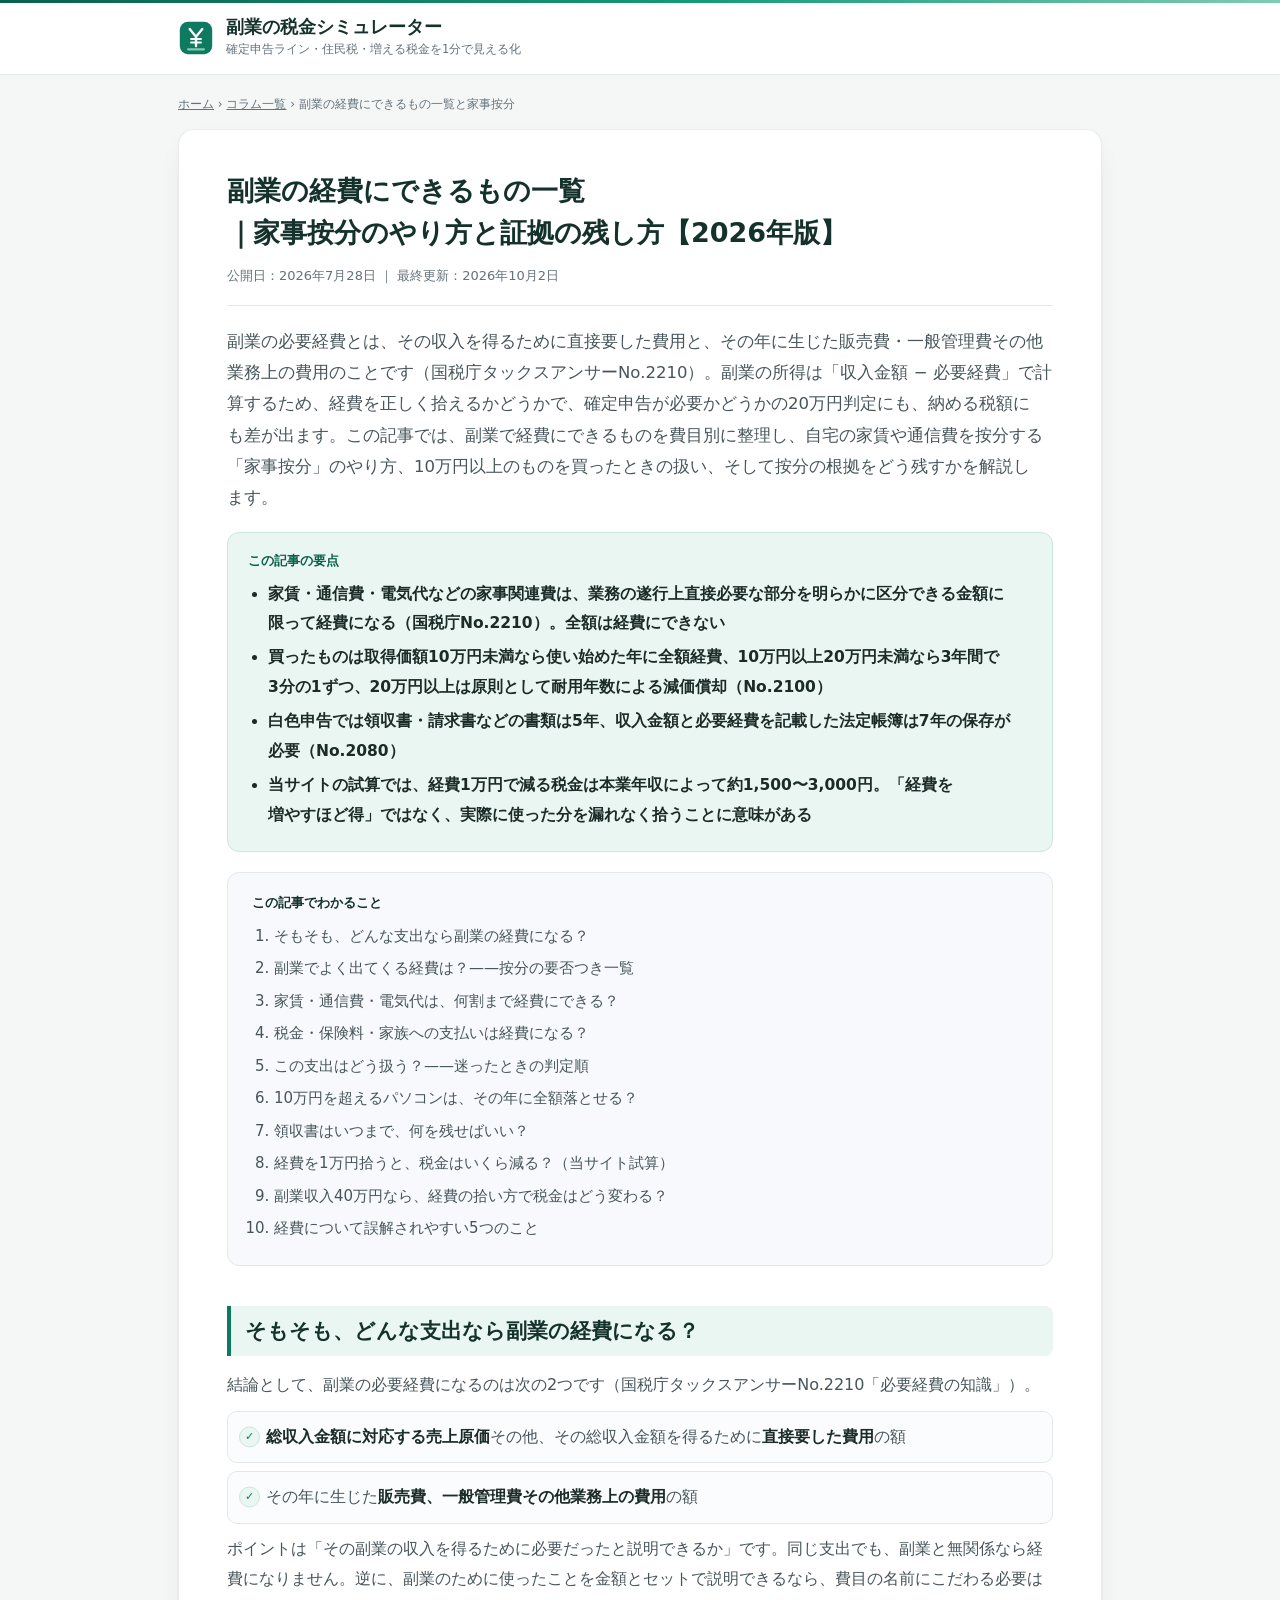
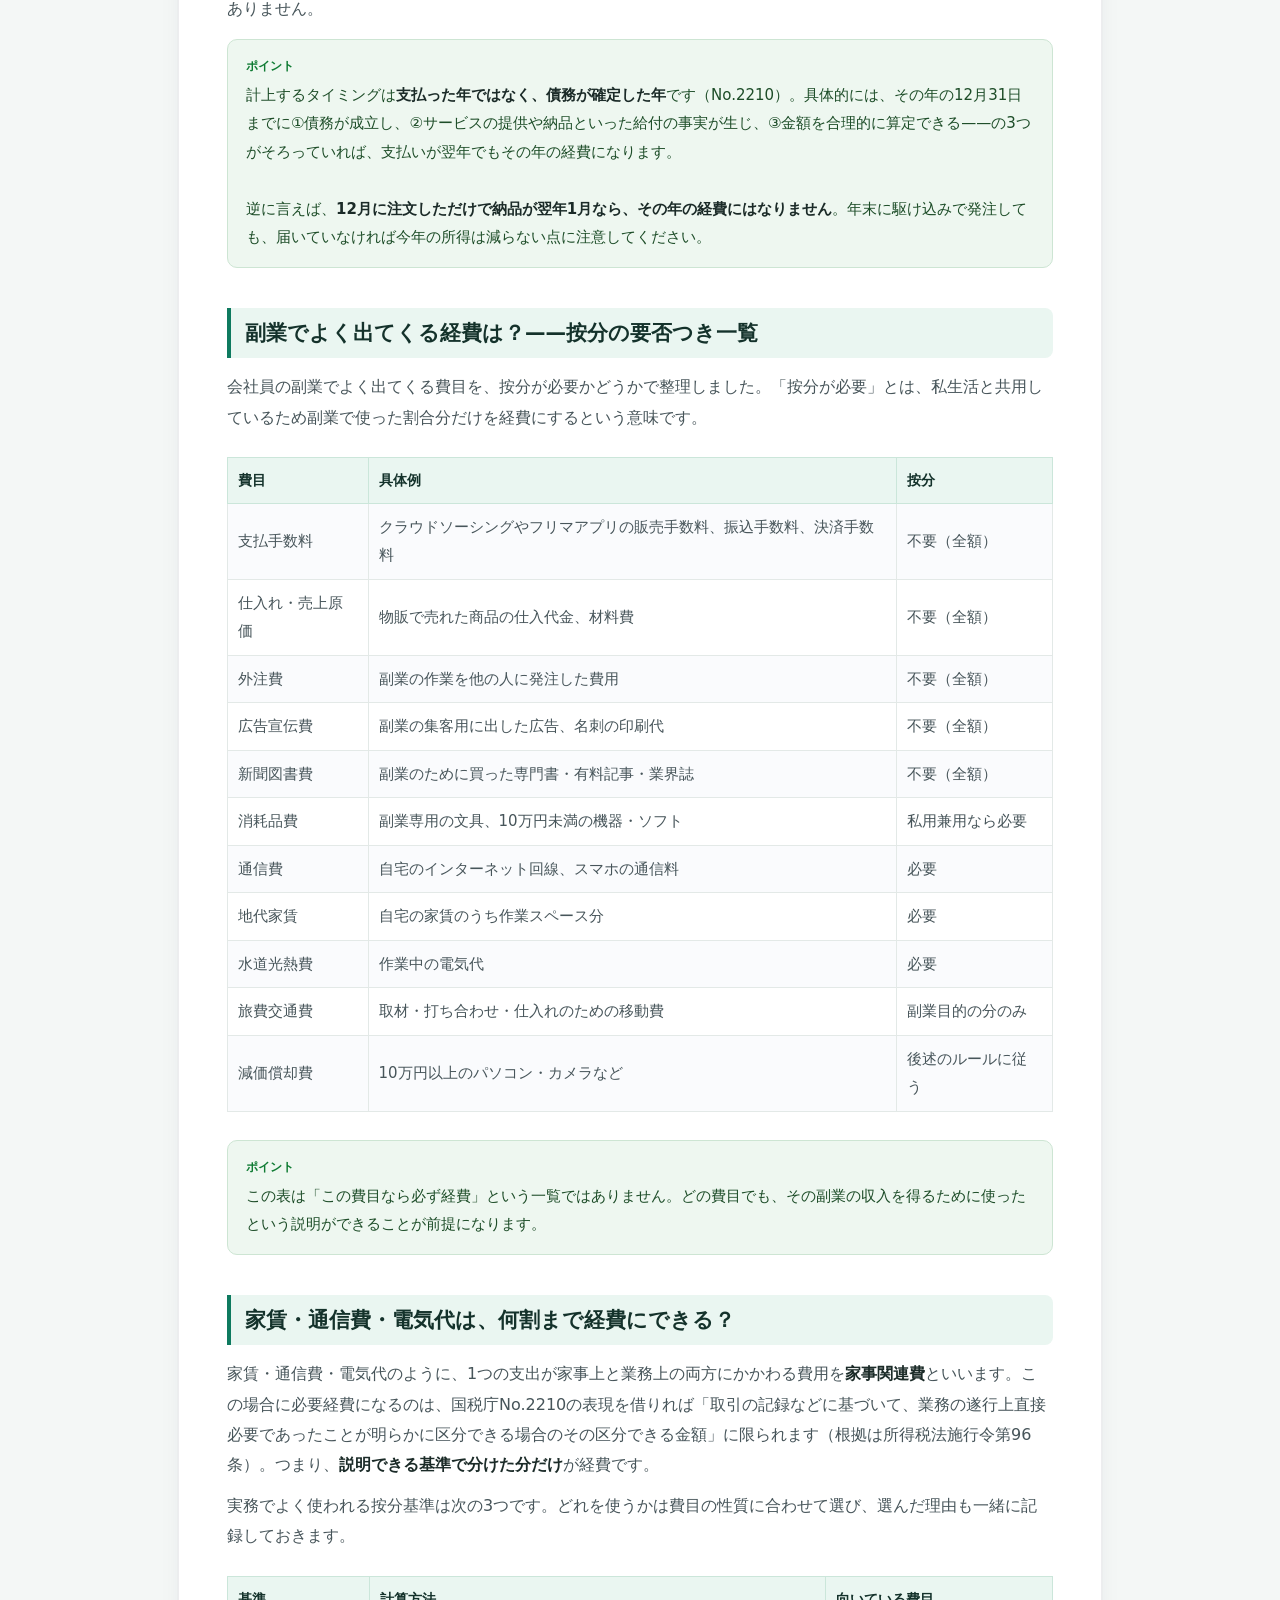
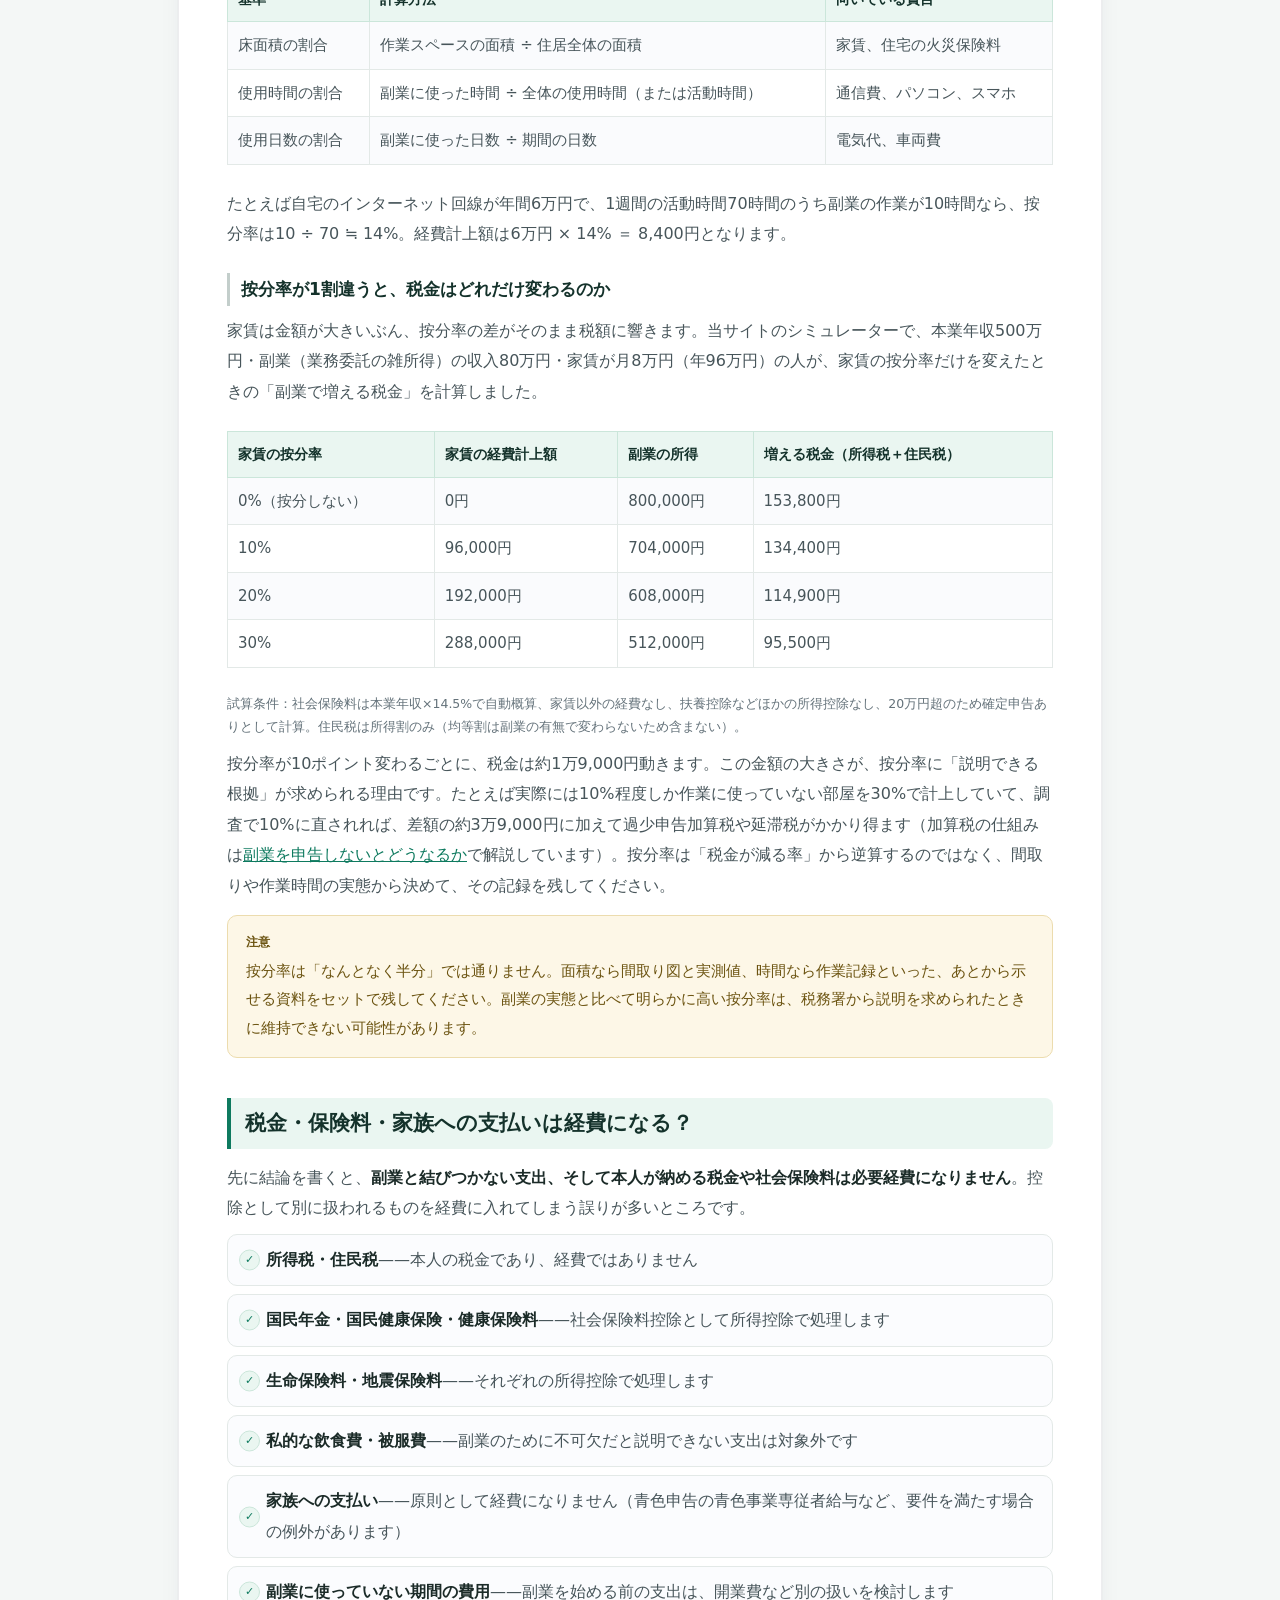
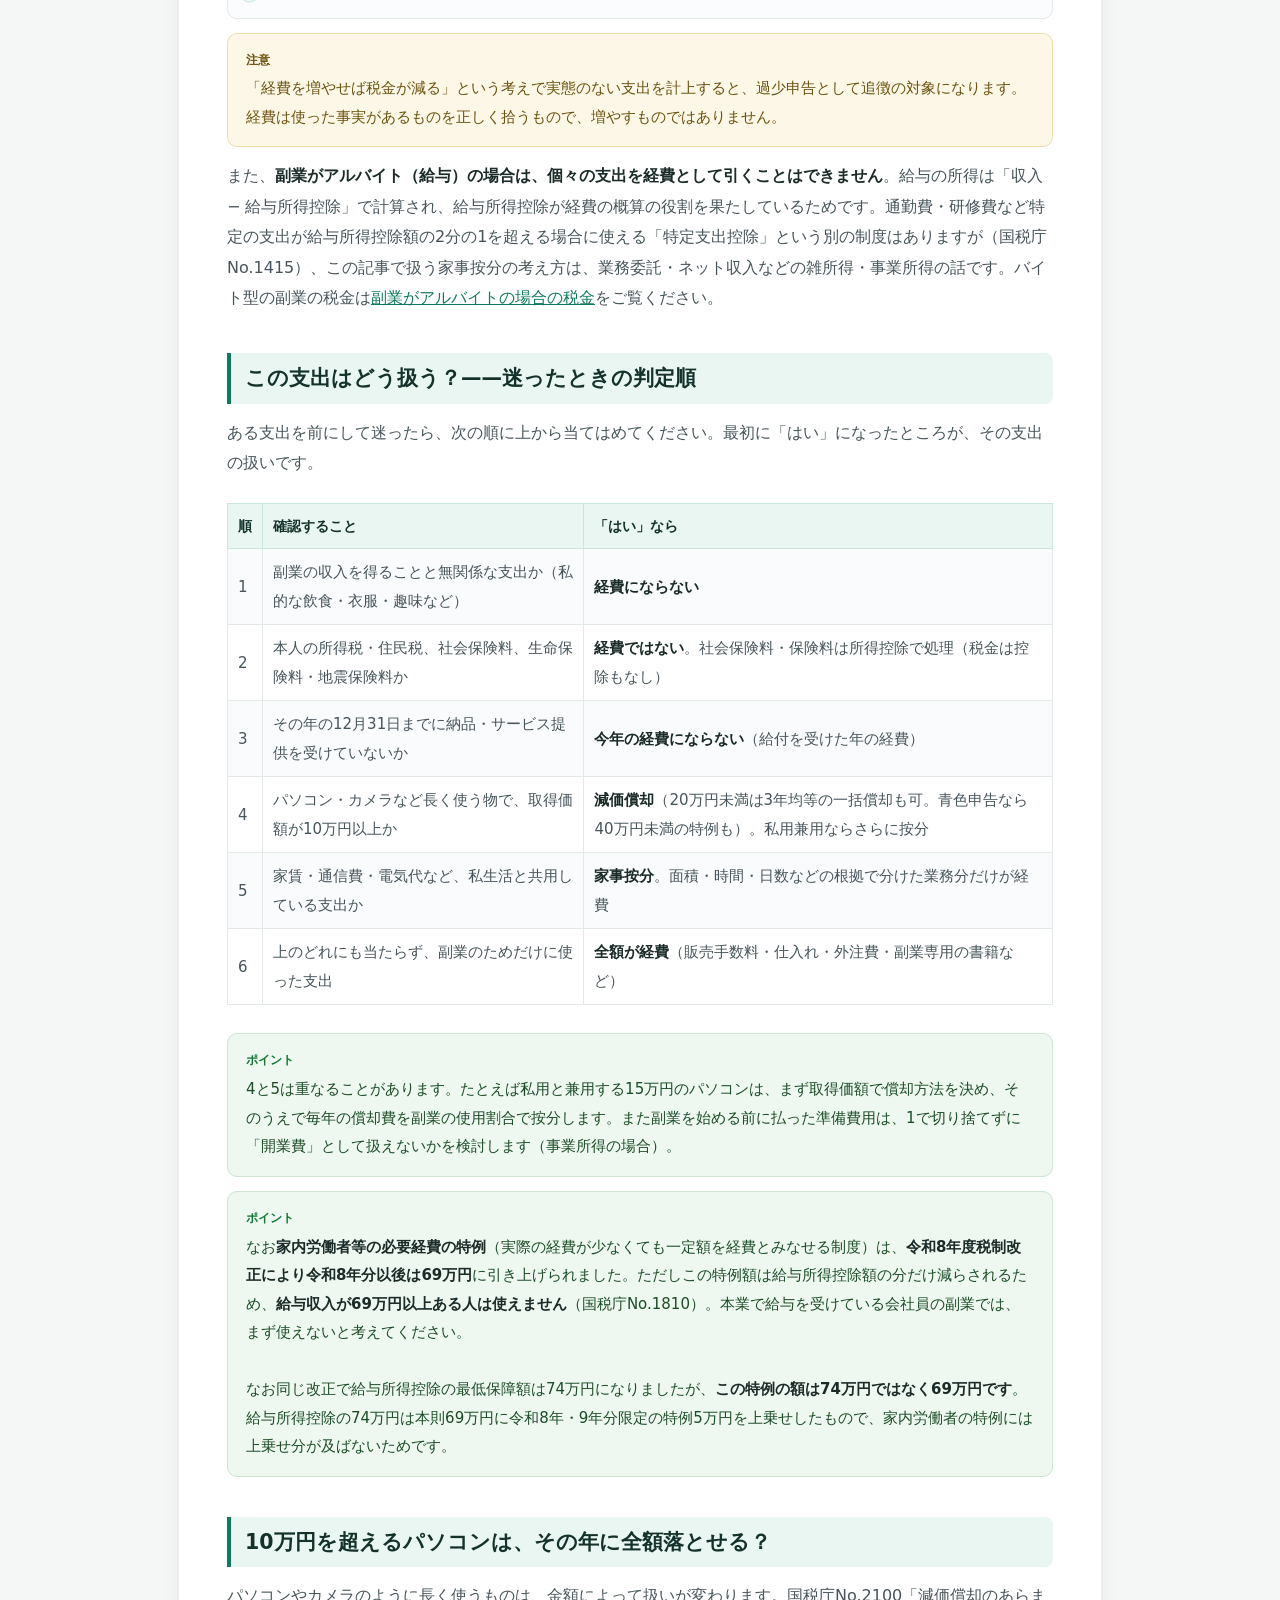
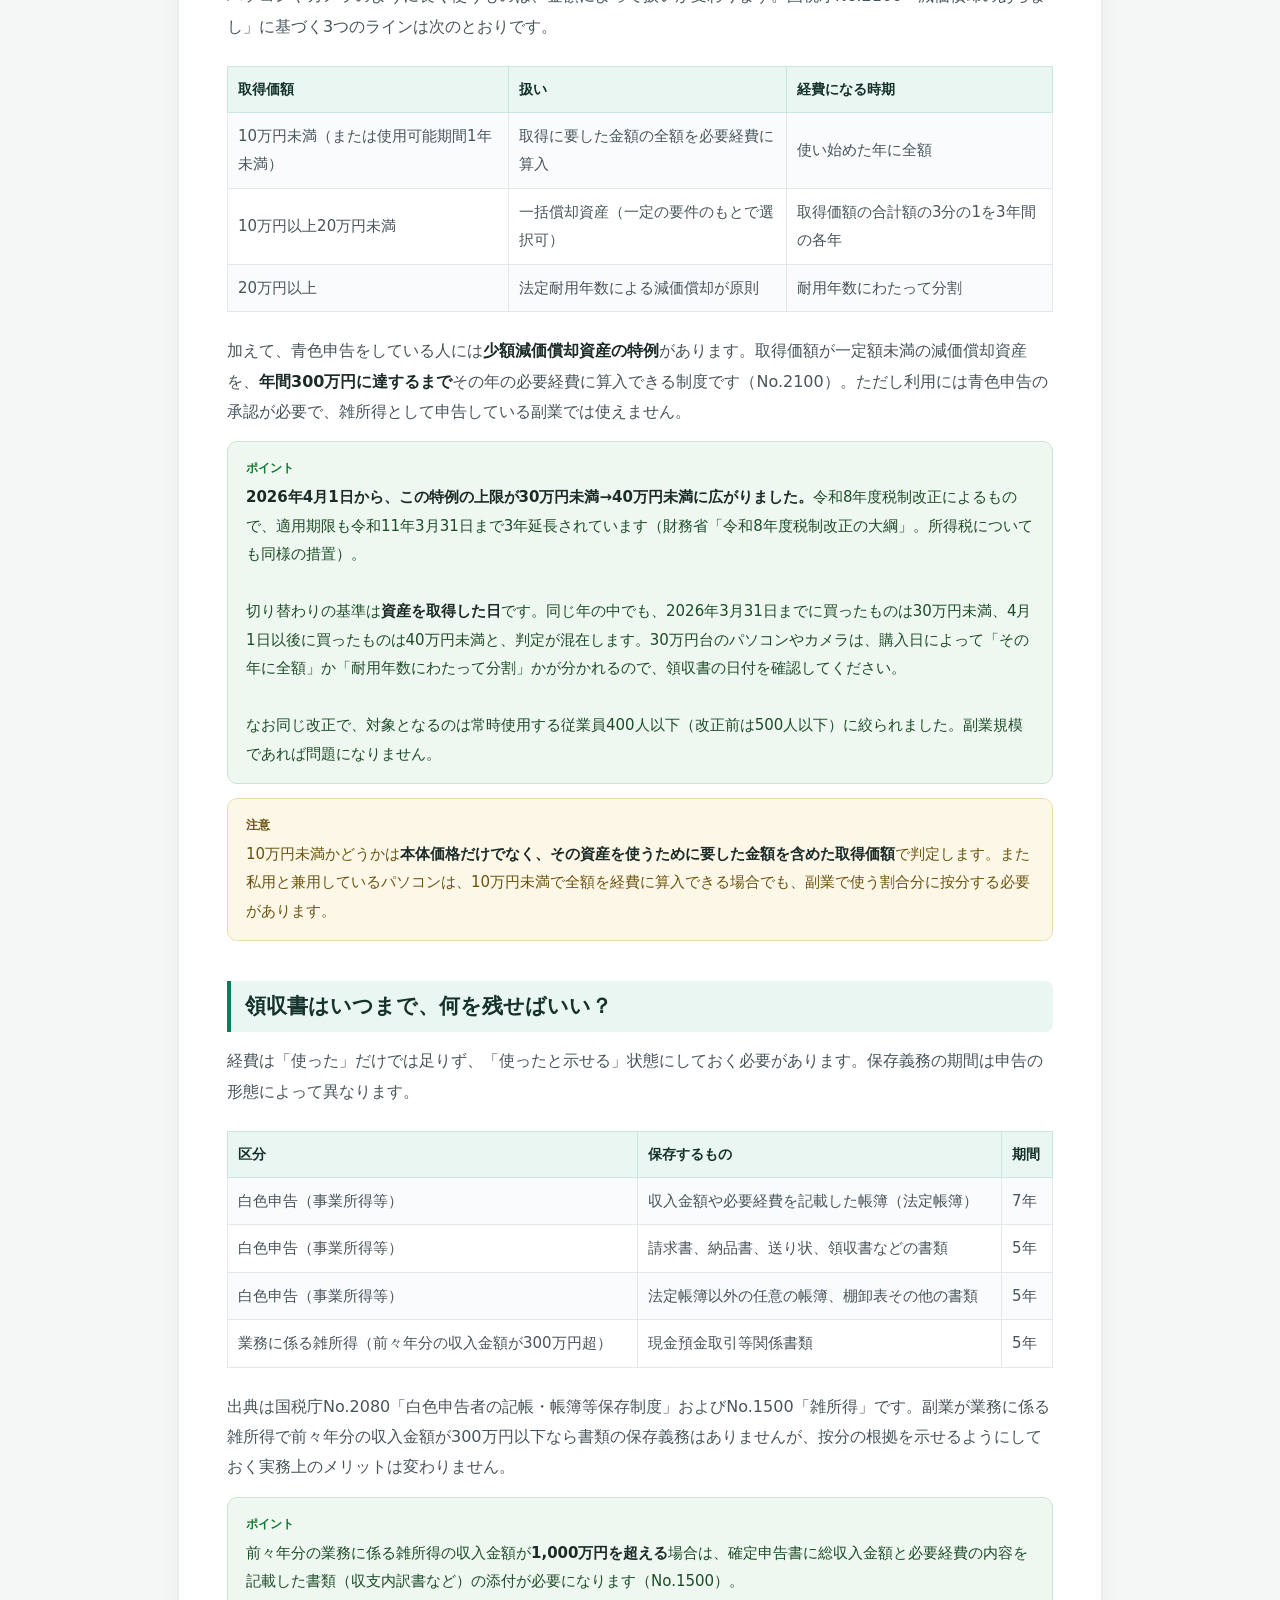
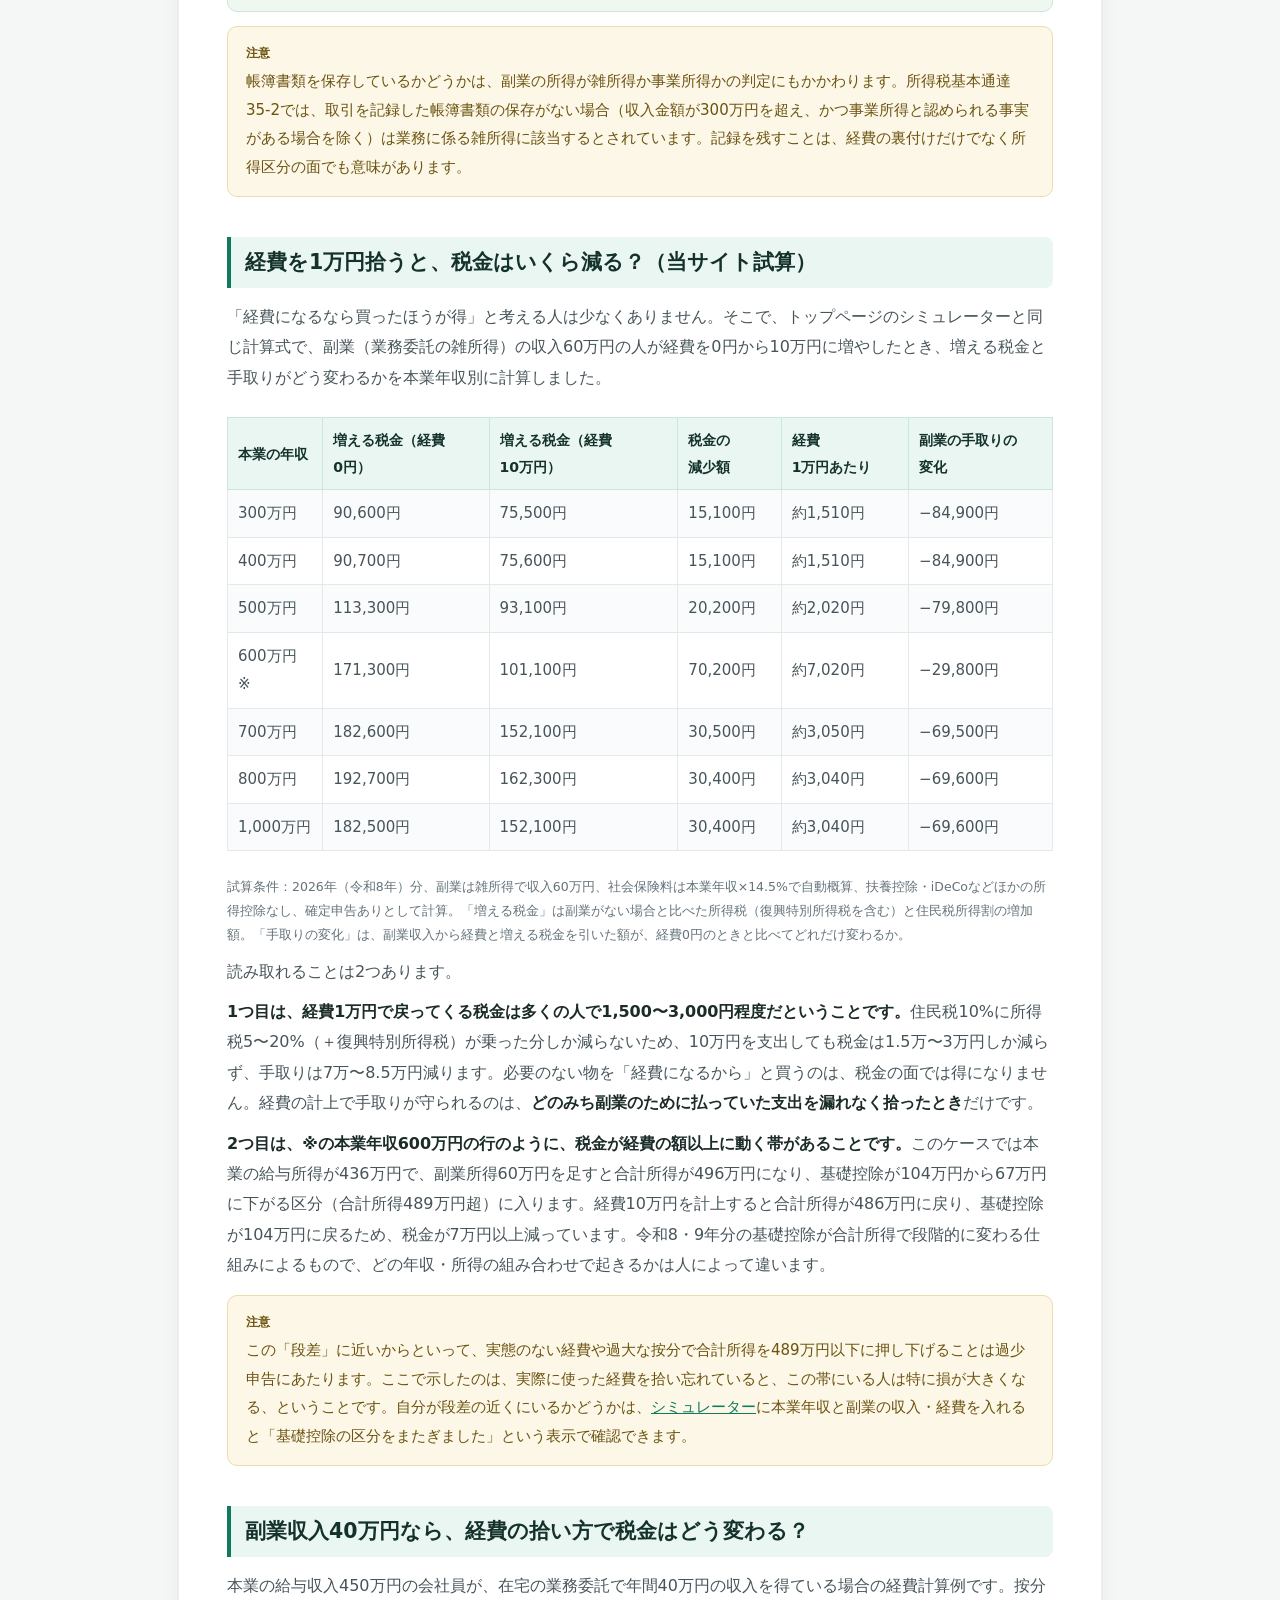
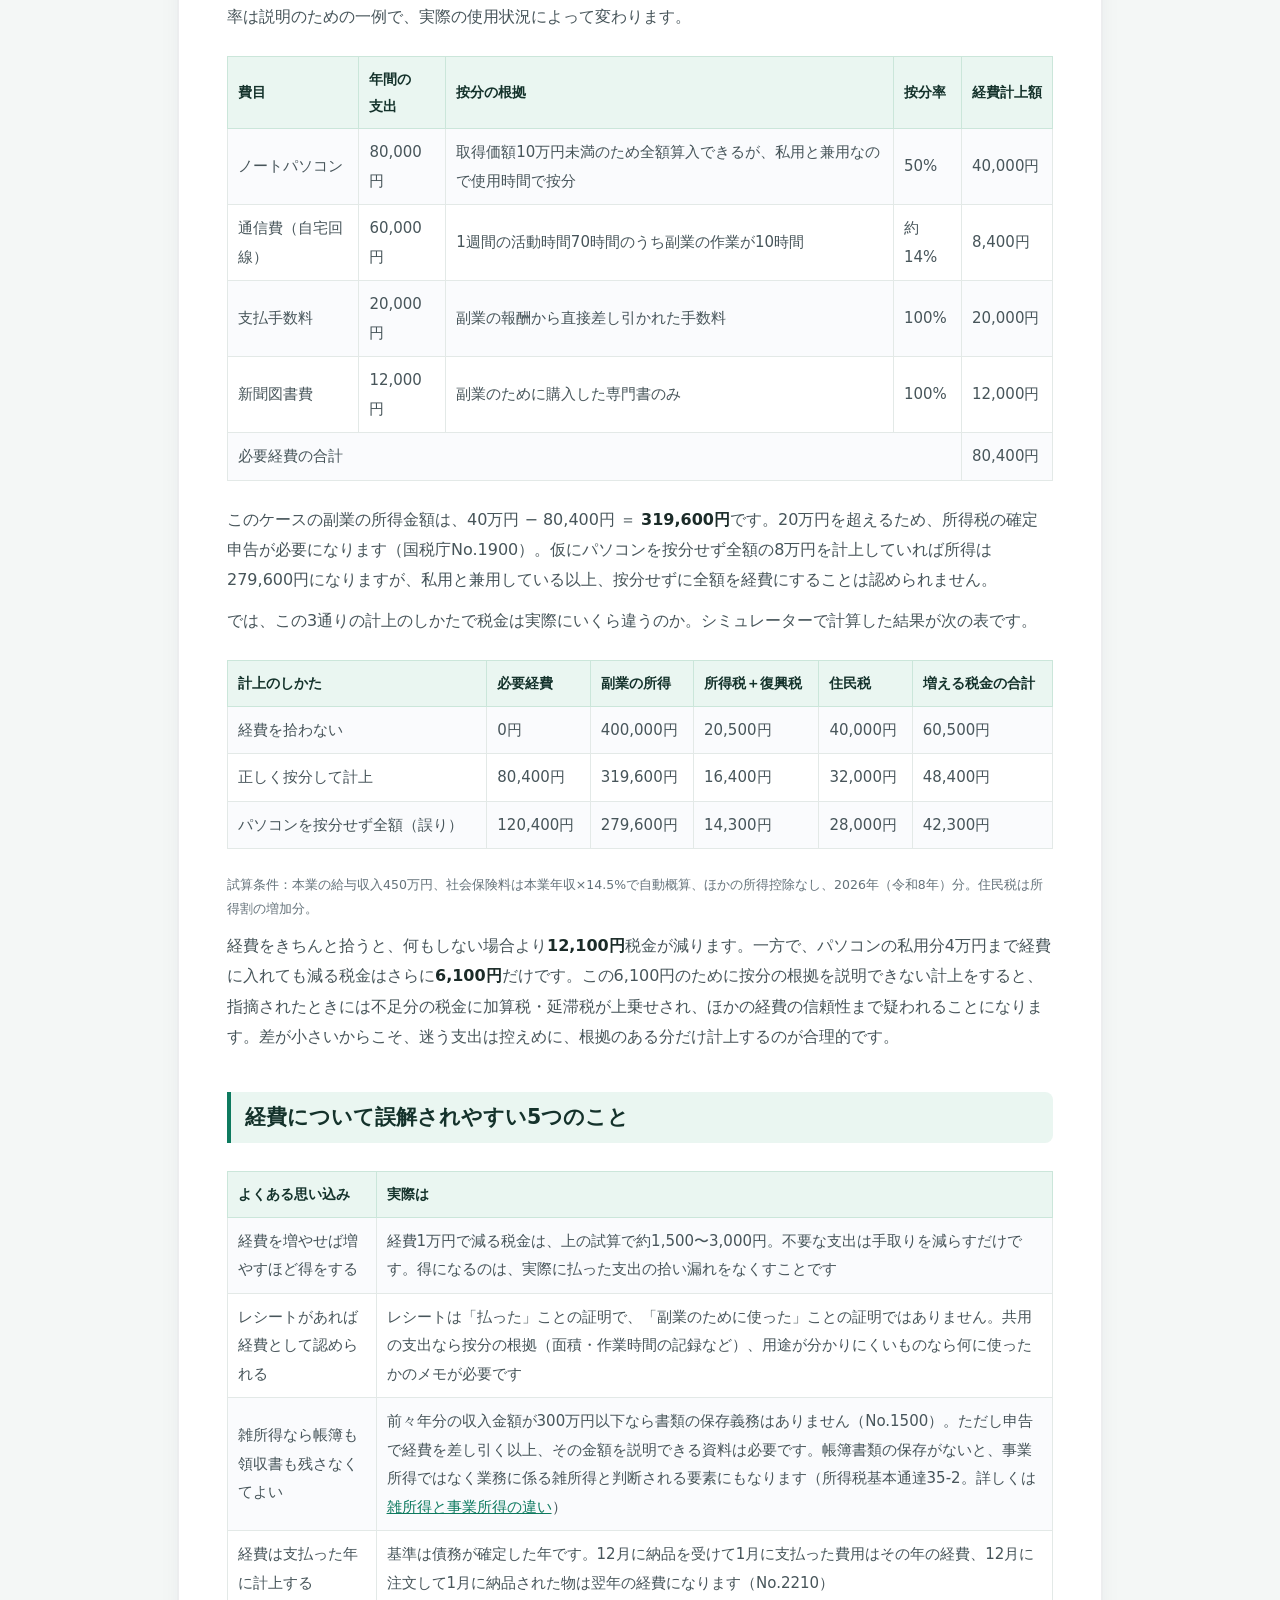
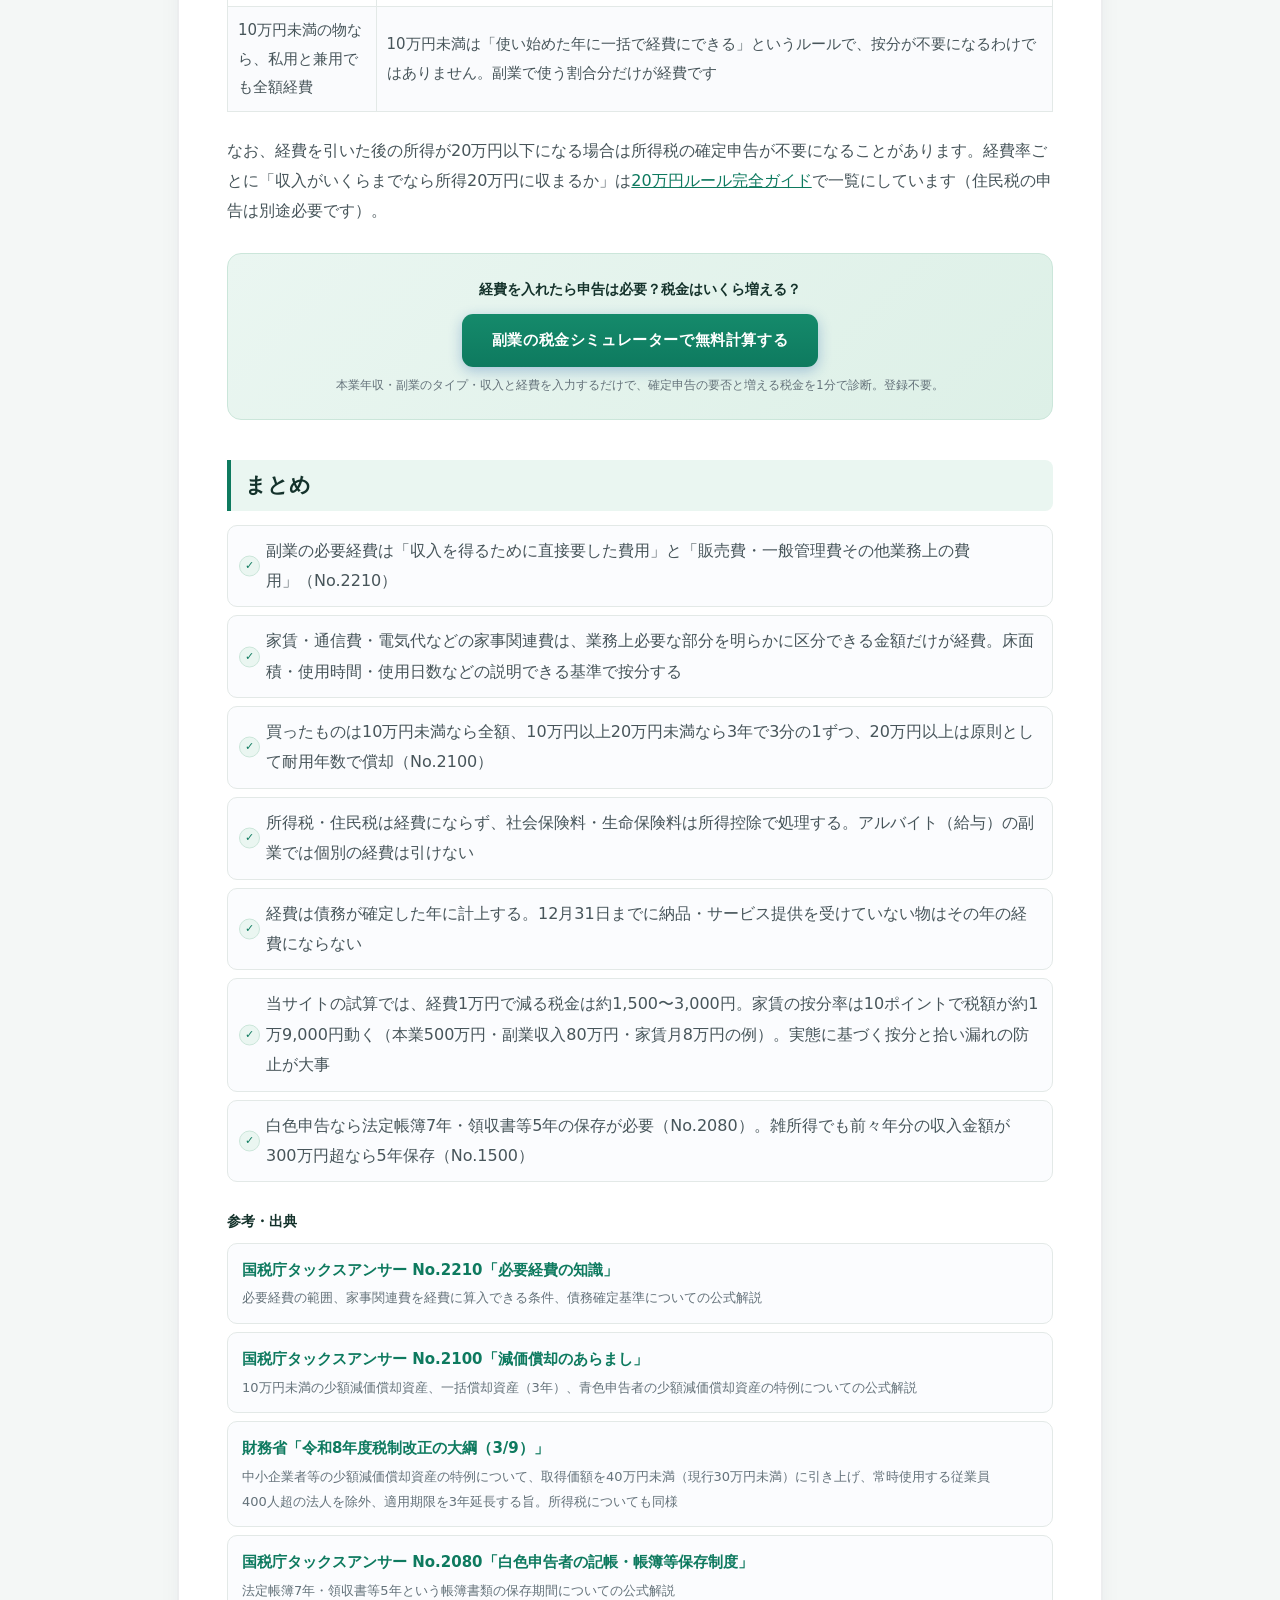
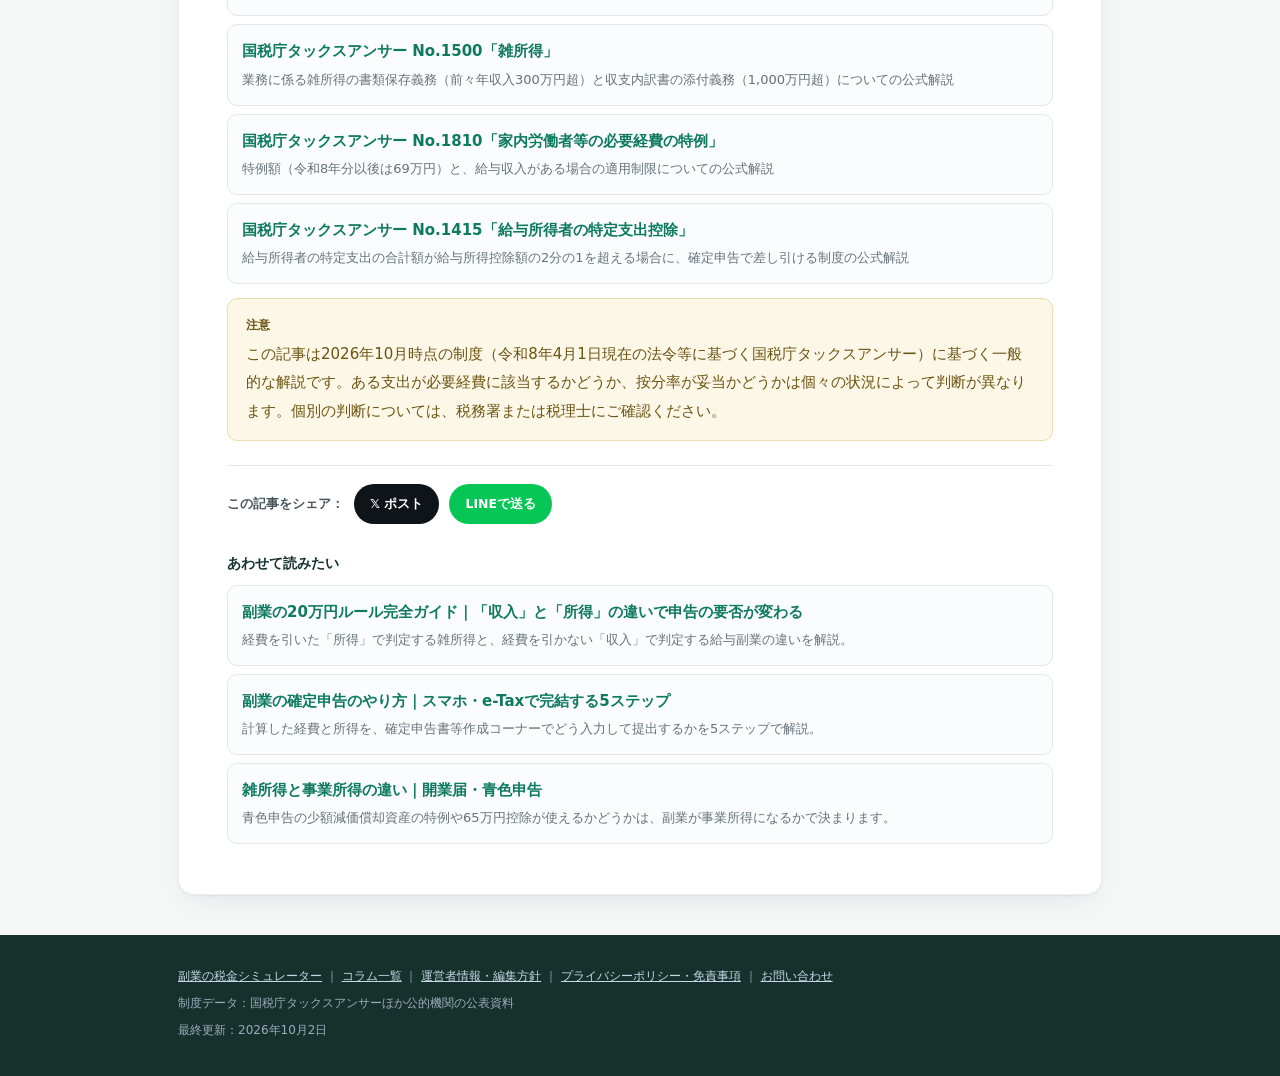
<file: articles/fukugyou-keihi-kaji-anbun.html>
<!DOCTYPE html>
<html lang="ja">
<head>
<meta charset="UTF-8">
<meta name="viewport" content="width=device-width, initial-scale=1.0">
<!-- Google tag (gtag.js) -->
<script async src="https://www.googletagmanager.com/gtag/js?id=G-FH1NG08BVZ"></script>
<script>
  window.dataLayer = window.dataLayer || [];
  function gtag(){dataLayer.push(arguments);}
  gtag('js', new Date());
  gtag('config', 'G-FH1NG08BVZ');
</script>
<link rel="icon" type="image/svg+xml" href="/favicon.svg">
<link rel="icon" type="image/png" sizes="32x32" href="/favicon-32.png">
<link rel="apple-touch-icon" href="/apple-touch-icon.png">
<script async src="https://pagead2.googlesyndication.com/pagead/js/adsbygoogle.js?client=ca-pub-9132302948928758" crossorigin="anonymous"></script>
<title>副業の経費にできるもの一覧｜家事按分【2026年版】</title>
<meta name="description" content="副業の必要経費にできるものを費目別の一覧表で解説。自宅の家賃・通信費・電気代を按分する家事按分のやり方、10万円以上のものを買ったときの減価償却、領収書と帳簿の保存期間まで、国税庁の情報に基づいて2026年時点の制度でまとめました。">
<link rel="canonical" href="https://fukugyou-sim.com/articles/fukugyou-keihi-kaji-anbun.html">
<meta property="og:image" content="https://fukugyou-sim.com/ogp.png">
<meta name="twitter:card" content="summary_large_image">
<link rel="stylesheet" href="./article.css">
<script type="application/ld+json">
{
  "@context": "https://schema.org",
  "@type": "Article",
  "headline": "副業の経費にできるもの一覧——家事按分のやり方と証拠の残し方",
  "datePublished": "2026-07-28",
  "dateModified": "2026-10-02",
  "author": {"@type": "Person", "name": "副業の税金シミュレーター運営者"}
}
</script>
<script type="application/ld+json">
{
  "@context": "https://schema.org",
  "@type": "FAQPage",
  "mainEntity": [
    {
      "@type": "Question",
      "name": "副業で自宅の家賃や電気代は経費にできますか？",
      "acceptedAnswer": {
        "@type": "Answer",
        "text": "副業で使った部分だけを経費にできます。家賃・電気代・通信費のように家事上と業務上の両方にかかわる支出（家事関連費）は、取引の記録などに基づいて業務の遂行上直接必要であったことが明らかに区分できる場合の、その区分できる金額に限って必要経費になります（国税庁タックスアンサーNo.2210）。床面積の割合や使用時間の割合など、説明できる基準で按分し、その計算根拠を記録として残しておくことが必要です。全額を経費にすることはできません。"
      }
    },
    {
      "@type": "Question",
      "name": "副業用に買ったパソコンは全額を経費にできますか？",
      "acceptedAnswer": {
        "@type": "Answer",
        "text": "取得価額が10万円未満であれば、使い始めた年の必要経費に全額を算入できます（国税庁タックスアンサーNo.2100）。10万円以上20万円未満なら一括償却資産として取得価額の3分の1を3年間にわたって経費にできます。20万円以上は法定耐用年数による減価償却が原則です。ただし私用と兼用している場合は、いずれの場合も副業で使う割合分だけが経費になります。"
      }
    },
    {
      "@type": "Question",
      "name": "副業の領収書やレシートは何年間保存する必要がありますか？",
      "acceptedAnswer": {
        "@type": "Answer",
        "text": "事業所得などで白色申告をする場合、請求書・納品書・送り状・領収書などの書類は5年間、収入金額と必要経費を記載した法定帳簿は7年間の保存が必要です（国税庁タックスアンサーNo.2080）。副業が業務に係る雑所得で、前々年分のその収入金額が300万円を超える場合も、現金預金取引等関係書類を5年間保存する必要があります（No.1500）。保存義務がない場合でも、按分の根拠を示すために領収書は残しておくことをおすすめします。"
      }
    },
    {
      "@type": "Question",
      "name": "副業の経費を1万円増やすと、税金はどのくらい減りますか？",
      "acceptedAnswer": {
        "@type": "Answer",
        "text": "当サイトのシミュレーターで、副業（雑所得）の収入60万円・社会保険料は本業年収の14.5%・ほかの控除なしの条件で試算すると、経費1万円あたりで減る所得税・住民税の合計は、本業年収300万〜400万円で約1,500円、500万円で約2,000円、700万〜1,000万円で約3,000円でした。支出した1万円に対して戻るのは1〜3割程度なので、税金を減らす目的で必要のない買い物をすると手取りはかえって減ります。経費は実際に業務で使った支出を正しく計上するものです。"
      }
    }
  ]
}
</script>
</head>
<body>

<header class="site">
  <div class="wrap">
    <svg class="logo-mark" viewBox="0 0 40 40" aria-hidden="true">
      <rect x="2" y="2" width="36" height="36" rx="9" fill="#0e7a5f"/>
      <path d="M13 10 L20 18.5 L27 10" fill="none" stroke="#fff" stroke-width="2.6" stroke-linecap="round" stroke-linejoin="round"/>
      <path d="M20 18.5 V29" fill="none" stroke="#fff" stroke-width="2.6" stroke-linecap="round"/>
      <path d="M14.5 21 H25.5 M14.5 25 H25.5" fill="none" stroke="#fff" stroke-width="2.2" stroke-linecap="round"/>
      <rect x="10" y="31.4" width="20" height="2.4" rx="1.2" fill="#7fcbb4"/>
    </svg>
    <div class="logo-text">
      <div class="logo"><a href="../">副業の税金シミュレーター</a></div>
      <div class="logo-sub">確定申告ライン・住民税・増える税金を1分で見える化</div>
    </div>
  </div>
</header>

<div class="wrap">
  <nav class="breadcrumb"><a href="../">ホーム</a> › <a href="./">コラム一覧</a> › 副業の経費にできるもの一覧と家事按分</nav>

  <article class="card">
    <h1>副業の経費にできるもの一覧<br>｜家事按分のやり方と証拠の残し方【2026年版】</h1>
    <p class="meta">公開日：2026年7月28日 ｜ 最終更新：2026年10月2日</p>

    <p class="lead">副業の必要経費とは、その収入を得るために直接要した費用と、その年に生じた販売費・一般管理費その他業務上の費用のことです（国税庁タックスアンサーNo.2210）。副業の所得は「収入金額 − 必要経費」で計算するため、経費を正しく拾えるかどうかで、確定申告が必要かどうかの20万円判定にも、納める税額にも差が出ます。この記事では、副業で経費にできるものを費目別に整理し、自宅の家賃や通信費を按分する「家事按分」のやり方、10万円以上のものを買ったときの扱い、そして按分の根拠をどう残すかを解説します。</p>

    <div class="keypoints">
      <div class="k-title">この記事の要点</div>
      <ul>
        <li>家賃・通信費・電気代などの家事関連費は、業務の遂行上直接必要な部分を明らかに区分できる金額に限って経費になる（国税庁No.2210）。全額は経費にできない</li>
        <li>買ったものは取得価額10万円未満なら使い始めた年に全額経費、10万円以上20万円未満なら3年間で3分の1ずつ、20万円以上は原則として耐用年数による減価償却（No.2100）</li>
        <li>白色申告では領収書・請求書などの書類は5年、収入金額と必要経費を記載した法定帳簿は7年の保存が必要（No.2080）</li>
        <li>当サイトの試算では、経費1万円で減る税金は本業年収によって約1,500〜3,000円。「経費を増やすほど得」ではなく、実際に使った分を漏れなく拾うことに意味がある</li>
      </ul>
    </div>

    <div class="toc">
      <div class="toc-title">この記事でわかること</div>
      <ol>
        <li>そもそも、どんな支出なら副業の経費になる？</li>
        <li>副業でよく出てくる経費は？——按分の要否つき一覧</li>
        <li>家賃・通信費・電気代は、何割まで経費にできる？</li>
        <li>税金・保険料・家族への支払いは経費になる？</li>
        <li>この支出はどう扱う？——迷ったときの判定順</li>
        <li>10万円を超えるパソコンは、その年に全額落とせる？</li>
        <li>領収書はいつまで、何を残せばいい？</li>
        <li>経費を1万円拾うと、税金はいくら減る？（当サイト試算）</li>
        <li>副業収入40万円なら、経費の拾い方で税金はどう変わる？</li>
        <li>経費について誤解されやすい5つのこと</li>
      </ol>
    </div>

    <h2>そもそも、どんな支出なら副業の経費になる？</h2>
    <p>結論として、副業の必要経費になるのは次の2つです（国税庁タックスアンサーNo.2210「必要経費の知識」）。</p>
    <ul class="checklist">
      <li><strong>総収入金額に対応する売上原価</strong>その他、その総収入金額を得るために<strong>直接要した費用</strong>の額</li>
      <li>その年に生じた<strong>販売費、一般管理費その他業務上の費用</strong>の額</li>
    </ul>
    <p>ポイントは「その副業の収入を得るために必要だったと説明できるか」です。同じ支出でも、副業と無関係なら経費になりません。逆に、副業のために使ったことを金額とセットで説明できるなら、費目の名前にこだわる必要はありません。</p>
    <div class="point">計上するタイミングは<strong>支払った年ではなく、債務が確定した年</strong>です（No.2210）。具体的には、その年の12月31日までに①債務が成立し、②サービスの提供や納品といった給付の事実が生じ、③金額を合理的に算定できる——の3つがそろっていれば、支払いが翌年でもその年の経費になります。<br><br>逆に言えば、<strong>12月に注文しただけで納品が翌年1月なら、その年の経費にはなりません</strong>。年末に駆け込みで発注しても、届いていなければ今年の所得は減らない点に注意してください。</div>

    <h2>副業でよく出てくる経費は？——按分の要否つき一覧</h2>
    <p>会社員の副業でよく出てくる費目を、按分が必要かどうかで整理しました。「按分が必要」とは、私生活と共用しているため副業で使った割合分だけを経費にするという意味です。</p>
    <div class="table-scroll">
      <table class="info">
        <tr><th>費目</th><th>具体例</th><th>按分</th></tr>
        <tr><td>支払手数料</td><td>クラウドソーシングやフリマアプリの販売手数料、振込手数料、決済手数料</td><td>不要（全額）</td></tr>
        <tr><td>仕入れ・売上原価</td><td>物販で売れた商品の仕入代金、材料費</td><td>不要（全額）</td></tr>
        <tr><td>外注費</td><td>副業の作業を他の人に発注した費用</td><td>不要（全額）</td></tr>
        <tr><td>広告宣伝費</td><td>副業の集客用に出した広告、名刺の印刷代</td><td>不要（全額）</td></tr>
        <tr><td>新聞図書費</td><td>副業のために買った専門書・有料記事・業界誌</td><td>不要（全額）</td></tr>
        <tr><td>消耗品費</td><td>副業専用の文具、10万円未満の機器・ソフト</td><td>私用兼用なら必要</td></tr>
        <tr><td>通信費</td><td>自宅のインターネット回線、スマホの通信料</td><td>必要</td></tr>
        <tr><td>地代家賃</td><td>自宅の家賃のうち作業スペース分</td><td>必要</td></tr>
        <tr><td>水道光熱費</td><td>作業中の電気代</td><td>必要</td></tr>
        <tr><td>旅費交通費</td><td>取材・打ち合わせ・仕入れのための移動費</td><td>副業目的の分のみ</td></tr>
        <tr><td>減価償却費</td><td>10万円以上のパソコン・カメラなど</td><td>後述のルールに従う</td></tr>
      </table>
    </div>
    <div class="point">この表は「この費目なら必ず経費」という一覧ではありません。どの費目でも、その副業の収入を得るために使ったという説明ができることが前提になります。</div>

    <h2>家賃・通信費・電気代は、何割まで経費にできる？</h2>
    <p>家賃・通信費・電気代のように、1つの支出が家事上と業務上の両方にかかわる費用を<strong>家事関連費</strong>といいます。この場合に必要経費になるのは、国税庁No.2210の表現を借りれば「取引の記録などに基づいて、業務の遂行上直接必要であったことが明らかに区分できる場合のその区分できる金額」に限られます（根拠は所得税法施行令第96条）。つまり、<strong>説明できる基準で分けた分だけ</strong>が経費です。</p>
    <p>実務でよく使われる按分基準は次の3つです。どれを使うかは費目の性質に合わせて選び、選んだ理由も一緒に記録しておきます。</p>
    <div class="table-scroll">
      <table class="info">
        <tr><th>基準</th><th>計算方法</th><th>向いている費目</th></tr>
        <tr><td>床面積の割合</td><td>作業スペースの面積 ÷ 住居全体の面積</td><td>家賃、住宅の火災保険料</td></tr>
        <tr><td>使用時間の割合</td><td>副業に使った時間 ÷ 全体の使用時間（または活動時間）</td><td>通信費、パソコン、スマホ</td></tr>
        <tr><td>使用日数の割合</td><td>副業に使った日数 ÷ 期間の日数</td><td>電気代、車両費</td></tr>
      </table>
    </div>
    <p>たとえば自宅のインターネット回線が年間6万円で、1週間の活動時間70時間のうち副業の作業が10時間なら、按分率は10 ÷ 70 ≒ 14%。経費計上額は6万円 × 14% ＝ 8,400円となります。</p>
    <h3>按分率が1割違うと、税金はどれだけ変わるのか</h3>
    <p>家賃は金額が大きいぶん、按分率の差がそのまま税額に響きます。当サイトのシミュレーターで、本業年収500万円・副業（業務委託の雑所得）の収入80万円・家賃が月8万円（年96万円）の人が、家賃の按分率だけを変えたときの「副業で増える税金」を計算しました。</p>
    <div class="table-scroll">
      <table class="info">
        <tr><th>家賃の按分率</th><th>家賃の経費計上額</th><th>副業の所得</th><th>増える税金（所得税＋住民税）</th></tr>
        <tr><td>0%（按分しない）</td><td>0円</td><td>800,000円</td><td>153,800円</td></tr>
        <tr><td>10%</td><td>96,000円</td><td>704,000円</td><td>134,400円</td></tr>
        <tr><td>20%</td><td>192,000円</td><td>608,000円</td><td>114,900円</td></tr>
        <tr><td>30%</td><td>288,000円</td><td>512,000円</td><td>95,500円</td></tr>
      </table>
    </div>
    <p style="font-size:12.5px;color:var(--muted);">試算条件：社会保険料は本業年収×14.5%で自動概算、家賃以外の経費なし、扶養控除などほかの所得控除なし、20万円超のため確定申告ありとして計算。住民税は所得割のみ（均等割は副業の有無で変わらないため含まない）。</p>
    <p>按分率が10ポイント変わるごとに、税金は約1万9,000円動きます。この金額の大きさが、按分率に「説明できる根拠」が求められる理由です。たとえば実際には10%程度しか作業に使っていない部屋を30%で計上していて、調査で10%に直されれば、差額の約3万9,000円に加えて過少申告加算税や延滞税がかかり得ます（加算税の仕組みは<a href="./fukugyou-mushinkoku-risk.html">副業を申告しないとどうなるか</a>で解説しています）。按分率は「税金が減る率」から逆算するのではなく、間取りや作業時間の実態から決めて、その記録を残してください。</p>
    <div class="caution">按分率は「なんとなく半分」では通りません。面積なら間取り図と実測値、時間なら作業記録といった、あとから示せる資料をセットで残してください。副業の実態と比べて明らかに高い按分率は、税務署から説明を求められたときに維持できない可能性があります。</div>

    <h2>税金・保険料・家族への支払いは経費になる？</h2>
    <p>先に結論を書くと、<strong>副業と結びつかない支出、そして本人が納める税金や社会保険料は必要経費になりません</strong>。控除として別に扱われるものを経費に入れてしまう誤りが多いところです。</p>
    <ul class="checklist">
      <li><strong>所得税・住民税</strong>——本人の税金であり、経費ではありません</li>
      <li><strong>国民年金・国民健康保険・健康保険料</strong>——社会保険料控除として所得控除で処理します</li>
      <li><strong>生命保険料・地震保険料</strong>——それぞれの所得控除で処理します</li>
      <li><strong>私的な飲食費・被服費</strong>——副業のために不可欠だと説明できない支出は対象外です</li>
      <li><strong>家族への支払い</strong>——原則として経費になりません（青色申告の青色事業専従者給与など、要件を満たす場合の例外があります）</li>
      <li><strong>副業に使っていない期間の費用</strong>——副業を始める前の支出は、開業費など別の扱いを検討します</li>
    </ul>
    <div class="caution">「経費を増やせば税金が減る」という考えで実態のない支出を計上すると、過少申告として追徴の対象になります。経費は使った事実があるものを正しく拾うもので、増やすものではありません。</div>
    <p>また、<strong>副業がアルバイト（給与）の場合は、個々の支出を経費として引くことはできません</strong>。給与の所得は「収入 − 給与所得控除」で計算され、給与所得控除が経費の概算の役割を果たしているためです。通勤費・研修費など特定の支出が給与所得控除額の2分の1を超える場合に使える「特定支出控除」という別の制度はありますが（国税庁No.1415）、この記事で扱う家事按分の考え方は、業務委託・ネット収入などの雑所得・事業所得の話です。バイト型の副業の税金は<a href="./fukugyou-arubaito-2kasho-kyuuyo.html">副業がアルバイトの場合の税金</a>をご覧ください。</p>

    <h2>この支出はどう扱う？——迷ったときの判定順</h2>
    <p>ある支出を前にして迷ったら、次の順に上から当てはめてください。最初に「はい」になったところが、その支出の扱いです。</p>
    <div class="table-scroll">
      <table class="info">
        <tr><th>順</th><th>確認すること</th><th>「はい」なら</th></tr>
        <tr><td>1</td><td>副業の収入を得ることと無関係な支出か（私的な飲食・衣服・趣味など）</td><td><strong>経費にならない</strong></td></tr>
        <tr><td>2</td><td>本人の所得税・住民税、社会保険料、生命保険料・地震保険料か</td><td><strong>経費ではない</strong>。社会保険料・保険料は所得控除で処理（税金は控除もなし）</td></tr>
        <tr><td>3</td><td>その年の12月31日までに納品・サービス提供を受けていないか</td><td><strong>今年の経費にならない</strong>（給付を受けた年の経費）</td></tr>
        <tr><td>4</td><td>パソコン・カメラなど長く使う物で、取得価額が10万円以上か</td><td><strong>減価償却</strong>（20万円未満は3年均等の一括償却も可。青色申告なら40万円未満の特例も）。私用兼用ならさらに按分</td></tr>
        <tr><td>5</td><td>家賃・通信費・電気代など、私生活と共用している支出か</td><td><strong>家事按分</strong>。面積・時間・日数などの根拠で分けた業務分だけが経費</td></tr>
        <tr><td>6</td><td>上のどれにも当たらず、副業のためだけに使った支出</td><td><strong>全額が経費</strong>（販売手数料・仕入れ・外注費・副業専用の書籍など）</td></tr>
      </table>
    </div>
    <div class="point">4と5は重なることがあります。たとえば私用と兼用する15万円のパソコンは、まず取得価額で償却方法を決め、そのうえで毎年の償却費を副業の使用割合で按分します。また副業を始める前に払った準備費用は、1で切り捨てずに「開業費」として扱えないかを検討します（事業所得の場合）。</div>
    <div class="point">なお<strong>家内労働者等の必要経費の特例</strong>（実際の経費が少なくても一定額を経費とみなせる制度）は、<strong>令和8年度税制改正により令和8年分以後は69万円</strong>に引き上げられました。ただしこの特例額は給与所得控除額の分だけ減らされるため、<strong>給与収入が69万円以上ある人は使えません</strong>（国税庁No.1810）。本業で給与を受けている会社員の副業では、まず使えないと考えてください。<br><br>なお同じ改正で給与所得控除の最低保障額は74万円になりましたが、<strong>この特例の額は74万円ではなく69万円です</strong>。給与所得控除の74万円は本則69万円に令和8年・9年分限定の特例5万円を上乗せしたもので、家内労働者の特例には上乗せ分が及ばないためです。</div>

    <h2>10万円を超えるパソコンは、その年に全額落とせる？</h2>
    <p>パソコンやカメラのように長く使うものは、金額によって扱いが変わります。国税庁No.2100「減価償却のあらまし」に基づく3つのラインは次のとおりです。</p>
    <div class="table-scroll">
      <table class="info">
        <tr><th>取得価額</th><th>扱い</th><th>経費になる時期</th></tr>
        <tr><td>10万円未満（または使用可能期間1年未満）</td><td>取得に要した金額の全額を必要経費に算入</td><td>使い始めた年に全額</td></tr>
        <tr><td>10万円以上20万円未満</td><td>一括償却資産（一定の要件のもとで選択可）</td><td>取得価額の合計額の3分の1を3年間の各年</td></tr>
        <tr><td>20万円以上</td><td>法定耐用年数による減価償却が原則</td><td>耐用年数にわたって分割</td></tr>
      </table>
    </div>
    <p>加えて、青色申告をしている人には<strong>少額減価償却資産の特例</strong>があります。取得価額が一定額未満の減価償却資産を、<strong>年間300万円に達するまで</strong>その年の必要経費に算入できる制度です（No.2100）。ただし利用には青色申告の承認が必要で、雑所得として申告している副業では使えません。</p>
    <div class="point"><strong>2026年4月1日から、この特例の上限が30万円未満→40万円未満に広がりました。</strong>令和8年度税制改正によるもので、適用期限も令和11年3月31日まで3年延長されています（財務省「令和8年度税制改正の大綱」。所得税についても同様の措置）。<br><br>切り替わりの基準は<strong>資産を取得した日</strong>です。同じ年の中でも、2026年3月31日までに買ったものは30万円未満、4月1日以後に買ったものは40万円未満と、判定が混在します。30万円台のパソコンやカメラは、購入日によって「その年に全額」か「耐用年数にわたって分割」かが分かれるので、領収書の日付を確認してください。<br><br>なお同じ改正で、対象となるのは常時使用する従業員400人以下（改正前は500人以下）に絞られました。副業規模であれば問題になりません。</div>
    <div class="caution">10万円未満かどうかは<strong>本体価格だけでなく、その資産を使うために要した金額を含めた取得価額</strong>で判定します。また私用と兼用しているパソコンは、10万円未満で全額を経費に算入できる場合でも、副業で使う割合分に按分する必要があります。</div>

    <h2>領収書はいつまで、何を残せばいい？</h2>
    <p>経費は「使った」だけでは足りず、「使ったと示せる」状態にしておく必要があります。保存義務の期間は申告の形態によって異なります。</p>
    <div class="table-scroll">
      <table class="info">
        <tr><th>区分</th><th>保存するもの</th><th>期間</th></tr>
        <tr><td>白色申告（事業所得等）</td><td>収入金額や必要経費を記載した帳簿（法定帳簿）</td><td>7年</td></tr>
        <tr><td>白色申告（事業所得等）</td><td>請求書、納品書、送り状、領収書などの書類</td><td>5年</td></tr>
        <tr><td>白色申告（事業所得等）</td><td>法定帳簿以外の任意の帳簿、棚卸表その他の書類</td><td>5年</td></tr>
        <tr><td>業務に係る雑所得（前々年分の収入金額が300万円超）</td><td>現金預金取引等関係書類</td><td>5年</td></tr>
      </table>
    </div>
    <p>出典は国税庁No.2080「白色申告者の記帳・帳簿等保存制度」およびNo.1500「雑所得」です。副業が業務に係る雑所得で前々年分の収入金額が300万円以下なら書類の保存義務はありませんが、按分の根拠を示せるようにしておく実務上のメリットは変わりません。</p>
    <div class="point">前々年分の業務に係る雑所得の収入金額が<strong>1,000万円を超える</strong>場合は、確定申告書に総収入金額と必要経費の内容を記載した書類（収支内訳書など）の添付が必要になります（No.1500）。</div>
    <div class="caution">帳簿書類を保存しているかどうかは、副業の所得が雑所得か事業所得かの判定にもかかわります。所得税基本通達35-2では、取引を記録した帳簿書類の保存がない場合（収入金額が300万円を超え、かつ事業所得と認められる事実がある場合を除く）は業務に係る雑所得に該当するとされています。記録を残すことは、経費の裏付けだけでなく所得区分の面でも意味があります。</div>

    <h2>経費を1万円拾うと、税金はいくら減る？（当サイト試算）</h2>
    <p>「経費になるなら買ったほうが得」と考える人は少なくありません。そこで、トップページのシミュレーターと同じ計算式で、副業（業務委託の雑所得）の収入60万円の人が経費を0円から10万円に増やしたとき、増える税金と手取りがどう変わるかを本業年収別に計算しました。</p>
    <div class="table-scroll">
      <table class="info">
        <tr><th>本業の年収</th><th>増える税金（経費0円）</th><th>増える税金（経費10万円）</th><th>税金の減少額</th><th>経費1万円あたり</th><th>副業の手取りの変化</th></tr>
        <tr><td>300万円</td><td>90,600円</td><td>75,500円</td><td>15,100円</td><td>約1,510円</td><td>−84,900円</td></tr>
        <tr><td>400万円</td><td>90,700円</td><td>75,600円</td><td>15,100円</td><td>約1,510円</td><td>−84,900円</td></tr>
        <tr><td>500万円</td><td>113,300円</td><td>93,100円</td><td>20,200円</td><td>約2,020円</td><td>−79,800円</td></tr>
        <tr><td>600万円 ※</td><td>171,300円</td><td>101,100円</td><td>70,200円</td><td>約7,020円</td><td>−29,800円</td></tr>
        <tr><td>700万円</td><td>182,600円</td><td>152,100円</td><td>30,500円</td><td>約3,050円</td><td>−69,500円</td></tr>
        <tr><td>800万円</td><td>192,700円</td><td>162,300円</td><td>30,400円</td><td>約3,040円</td><td>−69,600円</td></tr>
        <tr><td>1,000万円</td><td>182,500円</td><td>152,100円</td><td>30,400円</td><td>約3,040円</td><td>−69,600円</td></tr>
      </table>
    </div>
    <p style="font-size:12.5px;color:var(--muted);">試算条件：2026年（令和8年）分、副業は雑所得で収入60万円、社会保険料は本業年収×14.5%で自動概算、扶養控除・iDeCoなどほかの所得控除なし、確定申告ありとして計算。「増える税金」は副業がない場合と比べた所得税（復興特別所得税を含む）と住民税所得割の増加額。「手取りの変化」は、副業収入から経費と増える税金を引いた額が、経費0円のときと比べてどれだけ変わるか。</p>
    <p>読み取れることは2つあります。</p>
    <p><strong>1つ目は、経費1万円で戻ってくる税金は多くの人で1,500〜3,000円程度だということです。</strong>住民税10%に所得税5〜20%（＋復興特別所得税）が乗った分しか減らないため、10万円を支出しても税金は1.5万〜3万円しか減らず、手取りは7万〜8.5万円減ります。必要のない物を「経費になるから」と買うのは、税金の面では得になりません。経費の計上で手取りが守られるのは、<strong>どのみち副業のために払っていた支出を漏れなく拾ったとき</strong>だけです。</p>
    <p><strong>2つ目は、※の本業年収600万円の行のように、税金が経費の額以上に動く帯があることです。</strong>このケースでは本業の給与所得が436万円で、副業所得60万円を足すと合計所得が496万円になり、基礎控除が104万円から67万円に下がる区分（合計所得489万円超）に入ります。経費10万円を計上すると合計所得が486万円に戻り、基礎控除が104万円に戻るため、税金が7万円以上減っています。令和8・9年分の基礎控除が合計所得で段階的に変わる仕組みによるもので、どの年収・所得の組み合わせで起きるかは人によって違います。</p>
    <div class="caution">この「段差」に近いからといって、実態のない経費や過大な按分で合計所得を489万円以下に押し下げることは過少申告にあたります。ここで示したのは、実際に使った経費を拾い忘れていると、この帯にいる人は特に損が大きくなる、ということです。自分が段差の近くにいるかどうかは、<a href="../">シミュレーター</a>に本業年収と副業の収入・経費を入れると「基礎控除の区分をまたぎました」という表示で確認できます。</div>

    <h2>副業収入40万円なら、経費の拾い方で税金はどう変わる？</h2>
    <p>本業の給与収入450万円の会社員が、在宅の業務委託で年間40万円の収入を得ている場合の経費計算例です。按分率は説明のための一例で、実際の使用状況によって変わります。</p>
    <div class="table-scroll">
      <table class="info">
        <tr><th>費目</th><th>年間の支出</th><th>按分の根拠</th><th>按分率</th><th>経費計上額</th></tr>
        <tr><td>ノートパソコン</td><td>80,000円</td><td>取得価額10万円未満のため全額算入できるが、私用と兼用なので使用時間で按分</td><td>50%</td><td>40,000円</td></tr>
        <tr><td>通信費（自宅回線）</td><td>60,000円</td><td>1週間の活動時間70時間のうち副業の作業が10時間</td><td>約14%</td><td>8,400円</td></tr>
        <tr><td>支払手数料</td><td>20,000円</td><td>副業の報酬から直接差し引かれた手数料</td><td>100%</td><td>20,000円</td></tr>
        <tr><td>新聞図書費</td><td>12,000円</td><td>副業のために購入した専門書のみ</td><td>100%</td><td>12,000円</td></tr>
        <tr><td colspan="4">必要経費の合計</td><td>80,400円</td></tr>
      </table>
    </div>
    <p>このケースの副業の所得金額は、40万円 − 80,400円 ＝ <strong>319,600円</strong>です。20万円を超えるため、所得税の確定申告が必要になります（国税庁No.1900）。仮にパソコンを按分せず全額の8万円を計上していれば所得は279,600円になりますが、私用と兼用している以上、按分せずに全額を経費にすることは認められません。</p>
    <p>では、この3通りの計上のしかたで税金は実際にいくら違うのか。シミュレーターで計算した結果が次の表です。</p>
    <div class="table-scroll">
      <table class="info">
        <tr><th>計上のしかた</th><th>必要経費</th><th>副業の所得</th><th>所得税＋復興税</th><th>住民税</th><th>増える税金の合計</th></tr>
        <tr><td>経費を拾わない</td><td>0円</td><td>400,000円</td><td>20,500円</td><td>40,000円</td><td>60,500円</td></tr>
        <tr><td>正しく按分して計上</td><td>80,400円</td><td>319,600円</td><td>16,400円</td><td>32,000円</td><td>48,400円</td></tr>
        <tr><td>パソコンを按分せず全額（誤り）</td><td>120,400円</td><td>279,600円</td><td>14,300円</td><td>28,000円</td><td>42,300円</td></tr>
      </table>
    </div>
    <p style="font-size:12.5px;color:var(--muted);">試算条件：本業の給与収入450万円、社会保険料は本業年収×14.5%で自動概算、ほかの所得控除なし、2026年（令和8年）分。住民税は所得割の増加分。</p>
    <p>経費をきちんと拾うと、何もしない場合より<strong>12,100円</strong>税金が減ります。一方で、パソコンの私用分4万円まで経費に入れても減る税金はさらに<strong>6,100円</strong>だけです。この6,100円のために按分の根拠を説明できない計上をすると、指摘されたときには不足分の税金に加算税・延滞税が上乗せされ、ほかの経費の信頼性まで疑われることになります。差が小さいからこそ、迷う支出は控えめに、根拠のある分だけ計上するのが合理的です。</p>

    <h2>経費について誤解されやすい5つのこと</h2>
    <div class="table-scroll">
      <table class="info">
        <tr><th>よくある思い込み</th><th>実際は</th></tr>
        <tr><td>経費を増やせば増やすほど得をする</td><td>経費1万円で減る税金は、上の試算で約1,500〜3,000円。不要な支出は手取りを減らすだけです。得になるのは、実際に払った支出の拾い漏れをなくすことです</td></tr>
        <tr><td>レシートがあれば経費として認められる</td><td>レシートは「払った」ことの証明で、「副業のために使った」ことの証明ではありません。共用の支出なら按分の根拠（面積・作業時間の記録など）、用途が分かりにくいものなら何に使ったかのメモが必要です</td></tr>
        <tr><td>雑所得なら帳簿も領収書も残さなくてよい</td><td>前々年分の収入金額が300万円以下なら書類の保存義務はありません（No.1500）。ただし申告で経費を差し引く以上、その金額を説明できる資料は必要です。帳簿書類の保存がないと、事業所得ではなく業務に係る雑所得と判断される要素にもなります（所得税基本通達35-2。詳しくは<a href="./zatsu-shotoku-to-jigyou-shotoku.html">雑所得と事業所得の違い</a>）</td></tr>
        <tr><td>経費は支払った年に計上する</td><td>基準は債務が確定した年です。12月に納品を受けて1月に支払った費用はその年の経費、12月に注文して1月に納品された物は翌年の経費になります（No.2210）</td></tr>
        <tr><td>10万円未満の物なら、私用と兼用でも全額経費</td><td>10万円未満は「使い始めた年に一括で経費にできる」というルールで、按分が不要になるわけではありません。副業で使う割合分だけが経費です</td></tr>
      </table>
    </div>
    <p>なお、経費を引いた後の所得が20万円以下になる場合は所得税の確定申告が不要になることがあります。経費率ごとに「収入がいくらまでなら所得20万円に収まるか」は<a href="./20man-en-rule-guide.html">20万円ルール完全ガイド</a>で一覧にしています（住民税の申告は別途必要です）。</p>

    <div class="cta">
      <div class="c-text">経費を入れたら申告は必要？税金はいくら増える？</div>
      <a class="c-btn" href="../">副業の税金シミュレーターで無料計算する</a>
      <div class="c-sub">本業年収・副業のタイプ・収入と経費を入力するだけで、確定申告の要否と増える税金を1分で診断。登録不要。</div>
    </div>

    <h2>まとめ</h2>
    <ul class="checklist">
      <li>副業の必要経費は「収入を得るために直接要した費用」と「販売費・一般管理費その他業務上の費用」（No.2210）</li>
      <li>家賃・通信費・電気代などの家事関連費は、業務上必要な部分を明らかに区分できる金額だけが経費。床面積・使用時間・使用日数などの説明できる基準で按分する</li>
      <li>買ったものは10万円未満なら全額、10万円以上20万円未満なら3年で3分の1ずつ、20万円以上は原則として耐用年数で償却（No.2100）</li>
      <li>所得税・住民税は経費にならず、社会保険料・生命保険料は所得控除で処理する。アルバイト（給与）の副業では個別の経費は引けない</li>
      <li>経費は債務が確定した年に計上する。12月31日までに納品・サービス提供を受けていない物はその年の経費にならない</li>
      <li>当サイトの試算では、経費1万円で減る税金は約1,500〜3,000円。家賃の按分率は10ポイントで税額が約1万9,000円動く（本業500万円・副業収入80万円・家賃月8万円の例）。実態に基づく按分と拾い漏れの防止が大事</li>
      <li>白色申告なら法定帳簿7年・領収書等5年の保存が必要（No.2080）。雑所得でも前々年分の収入金額が300万円超なら5年保存（No.1500）</li>
    </ul>

    <div class="related">
      <div class="r-title">参考・出典</div>
      <a href="https://www.nta.go.jp/taxes/shiraberu/taxanswer/shotoku/2210.htm" target="_blank" rel="noopener">国税庁タックスアンサー No.2210「必要経費の知識」<span>必要経費の範囲、家事関連費を経費に算入できる条件、債務確定基準についての公式解説</span></a>
      <a href="https://www.nta.go.jp/taxes/shiraberu/taxanswer/shotoku/2100.htm" target="_blank" rel="noopener">国税庁タックスアンサー No.2100「減価償却のあらまし」<span>10万円未満の少額減価償却資産、一括償却資産（3年）、青色申告者の少額減価償却資産の特例についての公式解説</span></a>
      <a href="https://www.mof.go.jp/tax_policy/tax_reform/outline/fy2026/08taikou_03.htm" target="_blank" rel="noopener">財務省「令和8年度税制改正の大綱（3/9）」<span>中小企業者等の少額減価償却資産の特例について、取得価額を40万円未満（現行30万円未満）に引き上げ、常時使用する従業員400人超の法人を除外、適用期限を3年延長する旨。所得税についても同様</span></a>
      <a href="https://www.nta.go.jp/taxes/shiraberu/taxanswer/shotoku/2080.htm" target="_blank" rel="noopener">国税庁タックスアンサー No.2080「白色申告者の記帳・帳簿等保存制度」<span>法定帳簿7年・領収書等5年という帳簿書類の保存期間についての公式解説</span></a>
      <a href="https://www.nta.go.jp/taxes/shiraberu/taxanswer/shotoku/1500.htm" target="_blank" rel="noopener">国税庁タックスアンサー No.1500「雑所得」<span>業務に係る雑所得の書類保存義務（前々年収入300万円超）と収支内訳書の添付義務（1,000万円超）についての公式解説</span></a>
      <a href="https://www.nta.go.jp/taxes/shiraberu/taxanswer/shotoku/1810.htm" target="_blank" rel="noopener">国税庁タックスアンサー No.1810「家内労働者等の必要経費の特例」<span>特例額（令和8年分以後は69万円）と、給与収入がある場合の適用制限についての公式解説</span></a>
      <a href="https://www.nta.go.jp/taxes/shiraberu/taxanswer/shotoku/1415.htm" target="_blank" rel="noopener">国税庁タックスアンサー No.1415「給与所得者の特定支出控除」<span>給与所得者の特定支出の合計額が給与所得控除額の2分の1を超える場合に、確定申告で差し引ける制度の公式解説</span></a>
    </div>

    <div class="caution">この記事は2026年10月時点の制度（令和8年4月1日現在の法令等に基づく国税庁タックスアンサー）に基づく一般的な解説です。ある支出が必要経費に該当するかどうか、按分率が妥当かどうかは個々の状況によって判断が異なります。個別の判断については、税務署または税理士にご確認ください。</div>

    <div class="share-row">
      <span class="s-label">この記事をシェア：</span>
      <a class="share-btn x" href="https://twitter.com/intent/tweet?text=%E5%89%AF%E6%A5%AD%E3%81%AE%E7%B5%8C%E8%B2%BB%E3%81%AB%E3%81%A7%E3%81%8D%E3%82%8B%E3%82%82%E3%81%AE%E4%B8%80%E8%A6%A7%EF%BD%9C%E5%AE%B6%E4%BA%8B%E6%8C%89%E5%88%86%E3%81%AE%E3%82%84%E3%82%8A%E6%96%B9%E3%81%A8%E8%A8%BC%E6%8B%A0%E3%81%AE%E6%AE%8B%E3%81%97%E6%96%B9&url=https%3A%2F%2Ffukugyou-sim.com%2Farticles%2Ffukugyou-keihi-kaji-anbun.html" target="_blank" rel="noopener">𝕏 ポスト</a>
      <a class="share-btn line" href="https://social-plugins.line.me/lineit/share?url=https%3A%2F%2Ffukugyou-sim.com%2Farticles%2Ffukugyou-keihi-kaji-anbun.html" target="_blank" rel="noopener">LINEで送る</a>
    </div>

    <div class="related">
      <div class="r-title">あわせて読みたい</div>
      <a href="./20man-en-rule-guide.html">副業の20万円ルール完全ガイド｜「収入」と「所得」の違いで申告の要否が変わる<span>経費を引いた「所得」で判定する雑所得と、経費を引かない「収入」で判定する給与副業の違いを解説。</span></a>
      <a href="./kakutei-shinkoku-yarikata-5step.html">副業の確定申告のやり方｜スマホ・e-Taxで完結する5ステップ<span>計算した経費と所得を、確定申告書等作成コーナーでどう入力して提出するかを5ステップで解説。</span></a>
      <a href="./zatsu-shotoku-to-jigyou-shotoku.html">雑所得と事業所得の違い｜開業届・青色申告<span>青色申告の少額減価償却資産の特例や65万円控除が使えるかどうかは、副業が事業所得になるかで決まります。</span></a>
    </div>
  </article>
</div>

<footer class="site">
  <div class="wrap">
    <p><a href="../">副業の税金シミュレーター</a> ｜ <a href="./">コラム一覧</a> ｜ <a href="../about.html">運営者情報・編集方針</a> ｜ <a href="../privacy.html">プライバシーポリシー・免責事項</a> ｜ <a href="https://forms.gle/fLUeUgyRsNNLhdzbA" target="_blank" rel="noopener">お問い合わせ</a></p>
    <p>制度データ：国税庁タックスアンサーほか公的機関の公表資料</p>
    <p>最終更新：2026年10月2日</p>
  </div>
</footer>

</body>
</html>
</file>
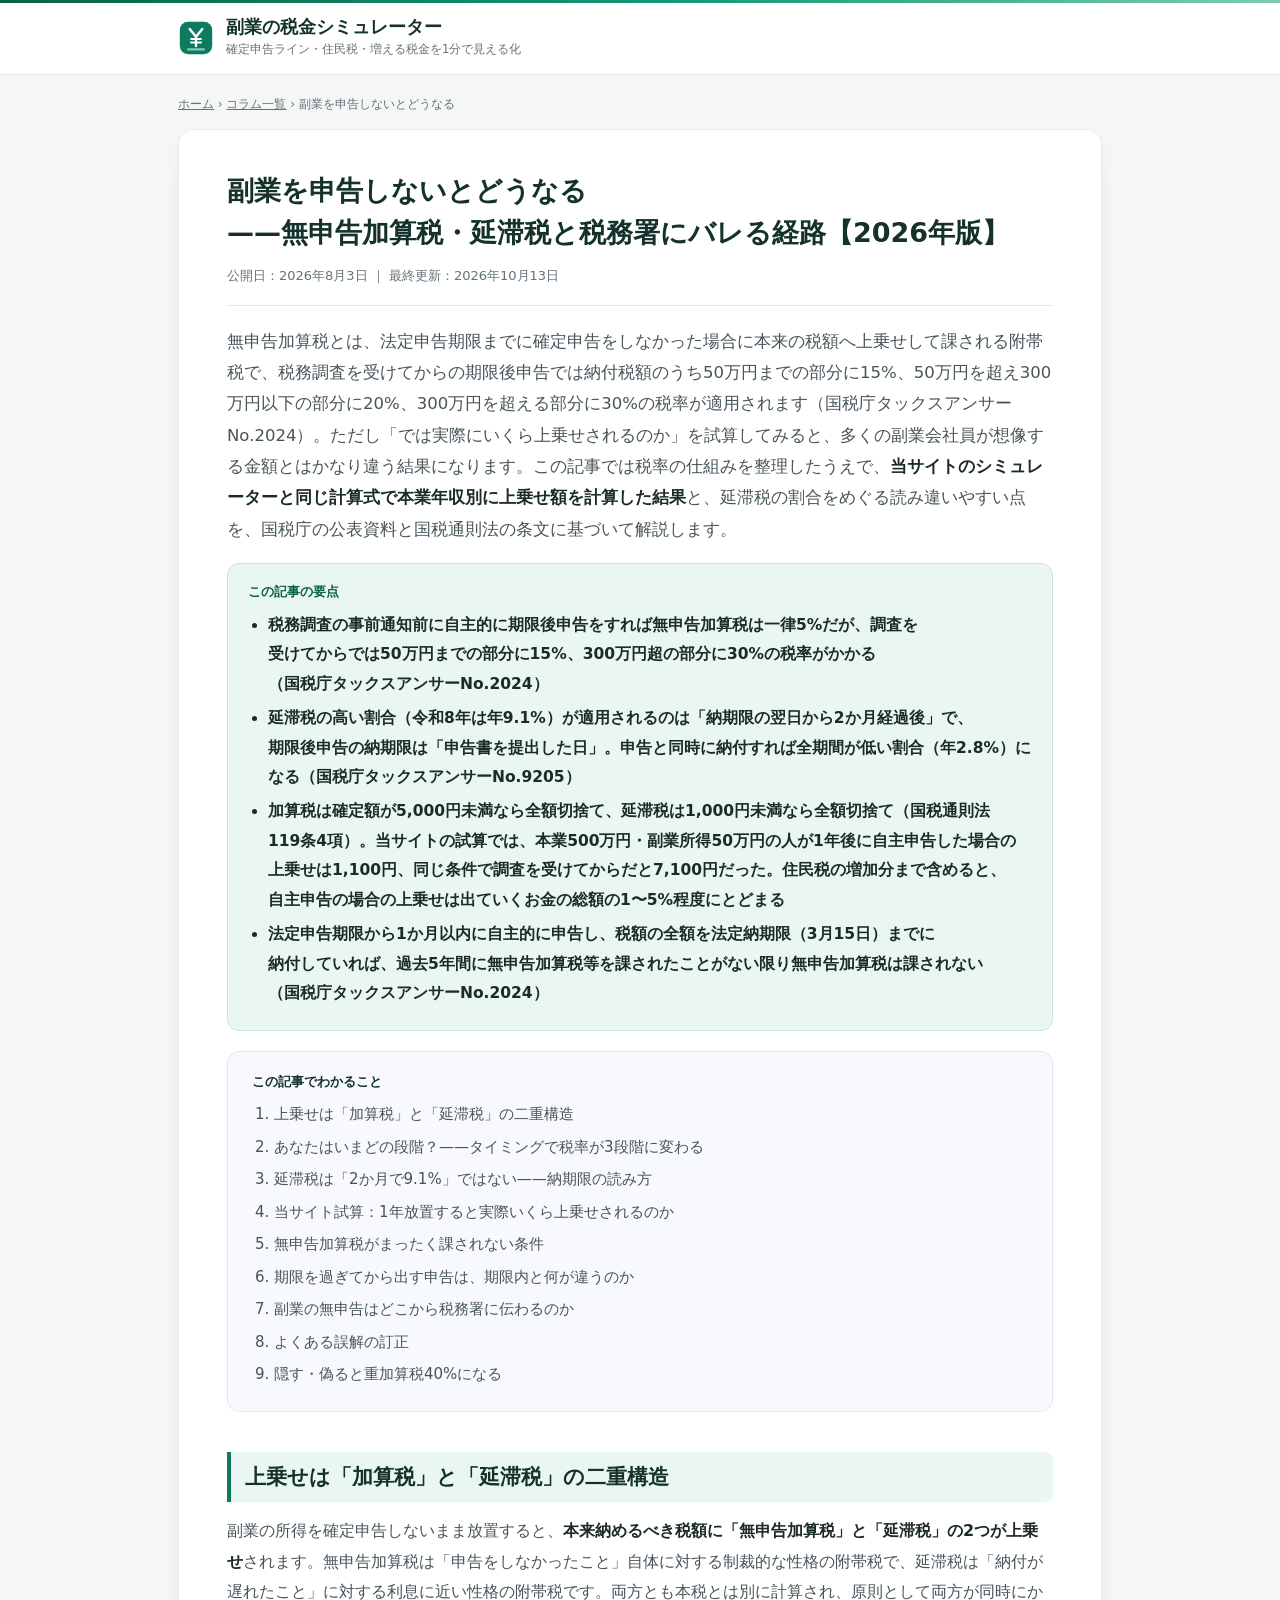
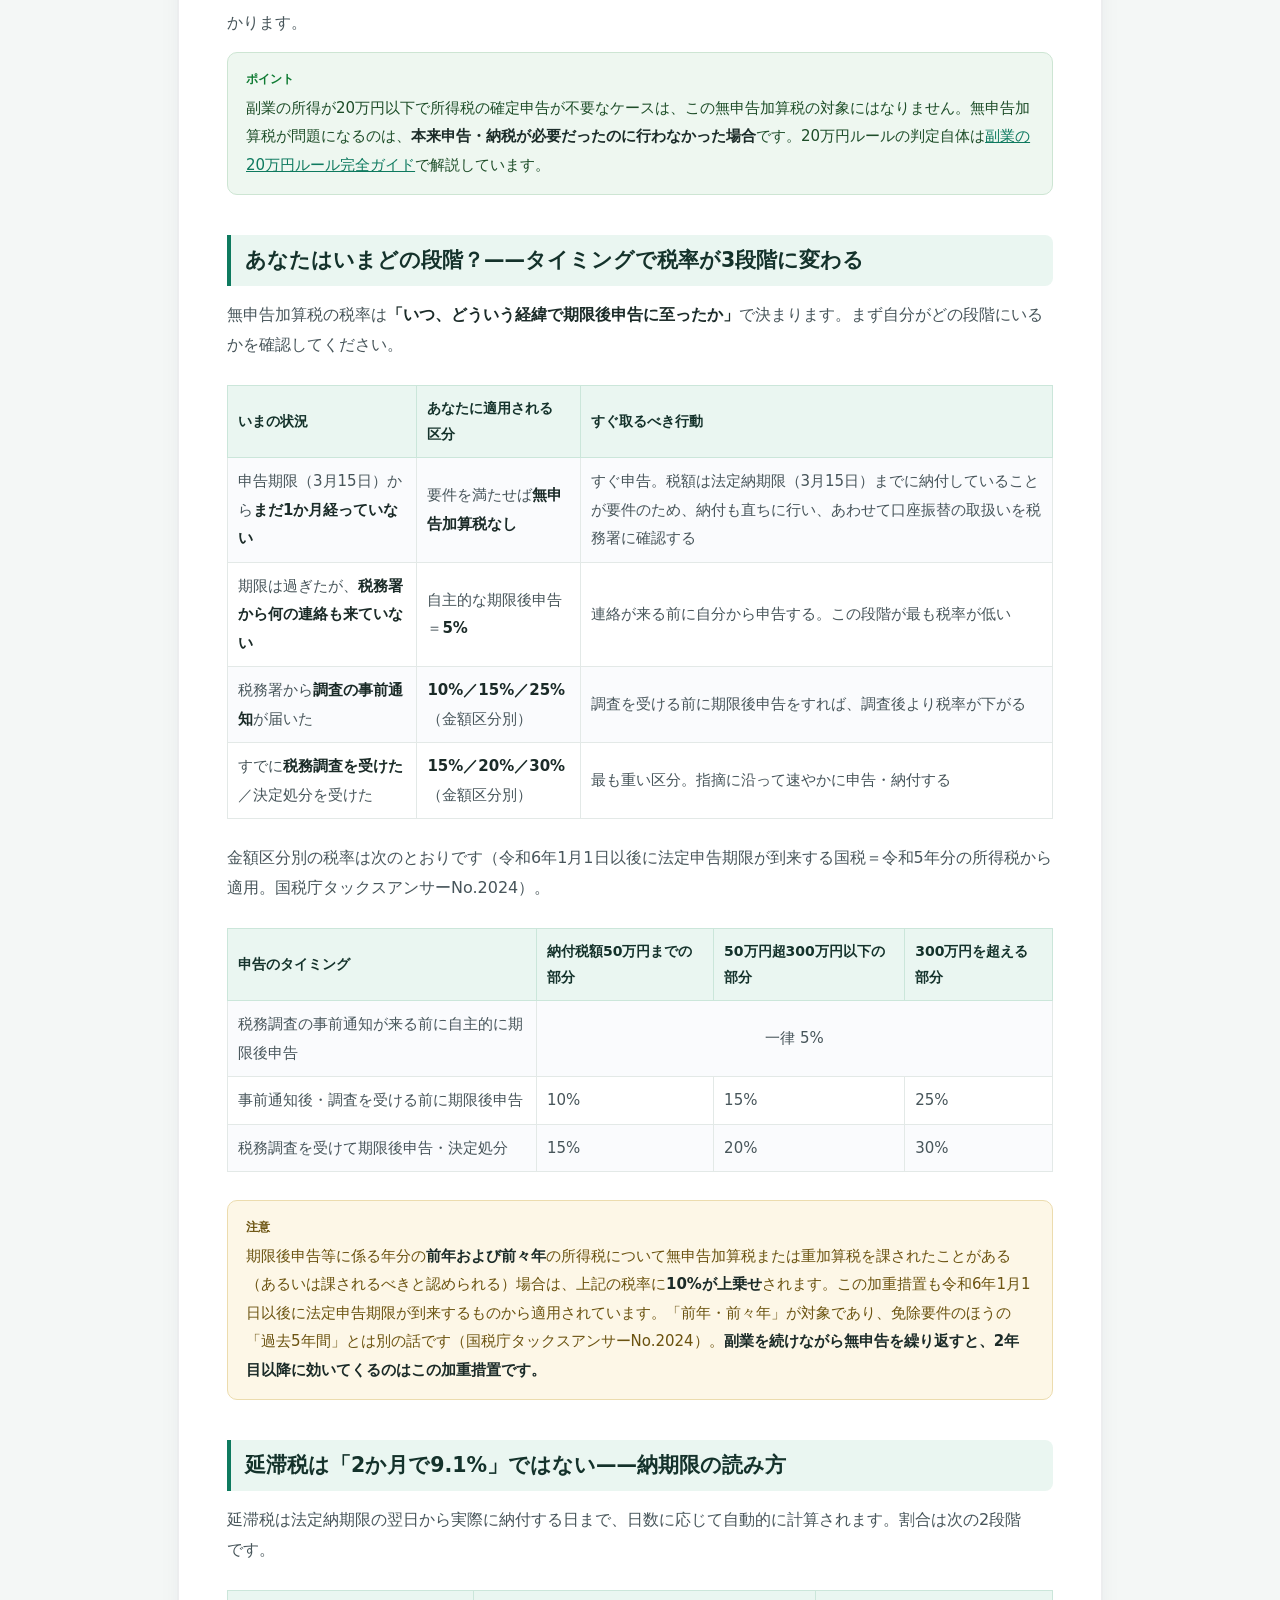
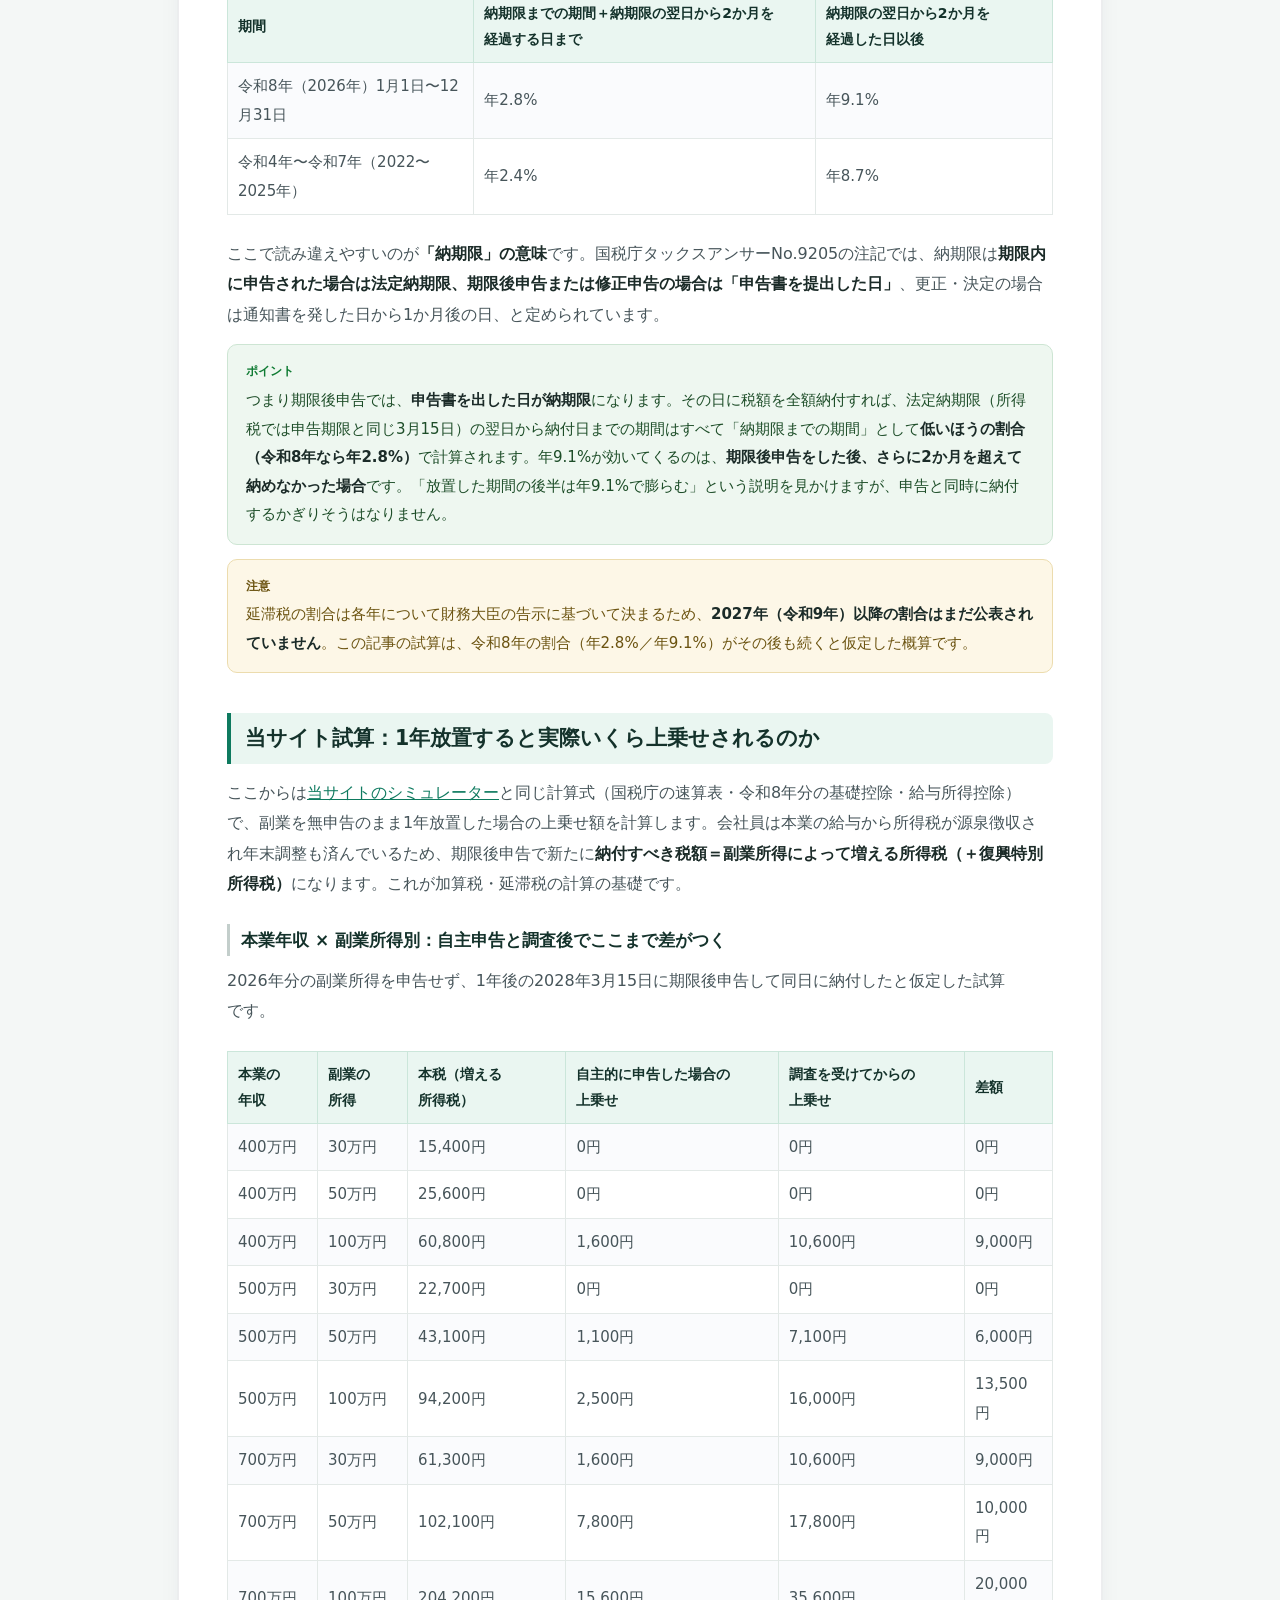
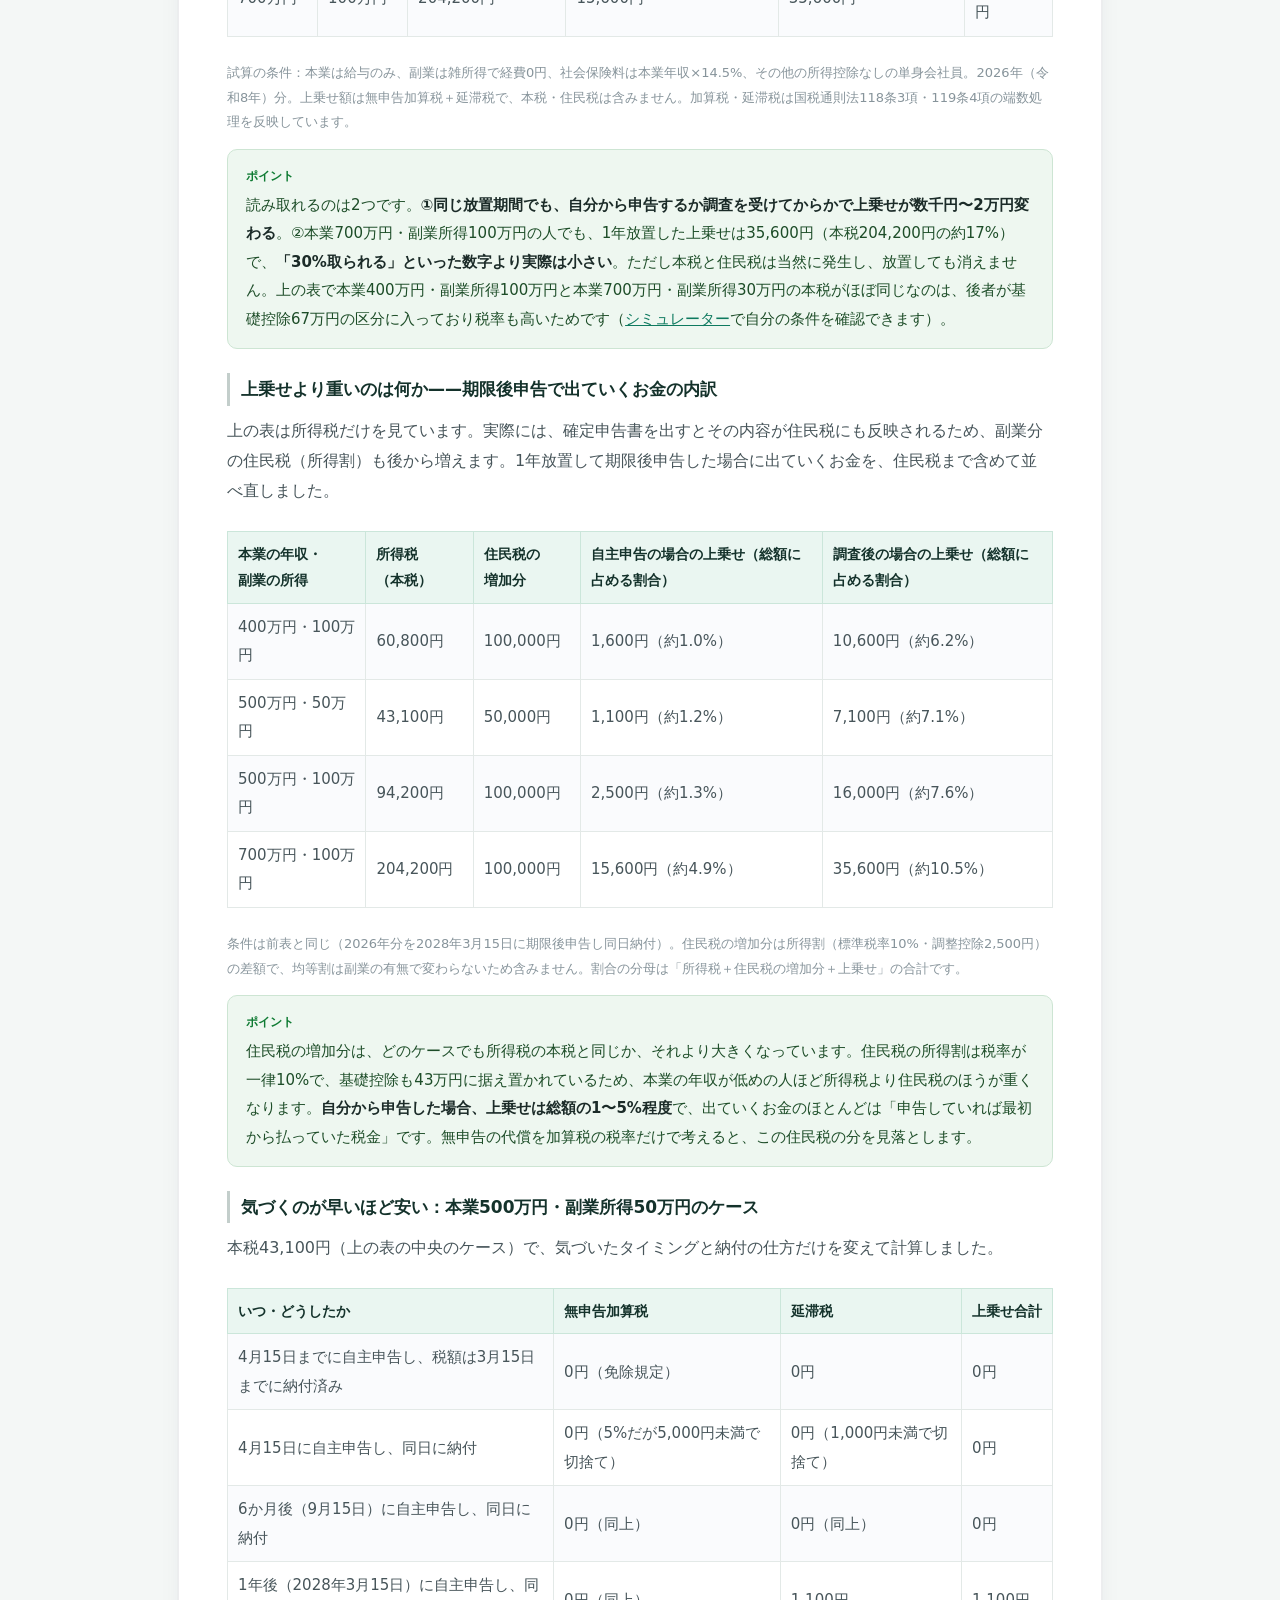
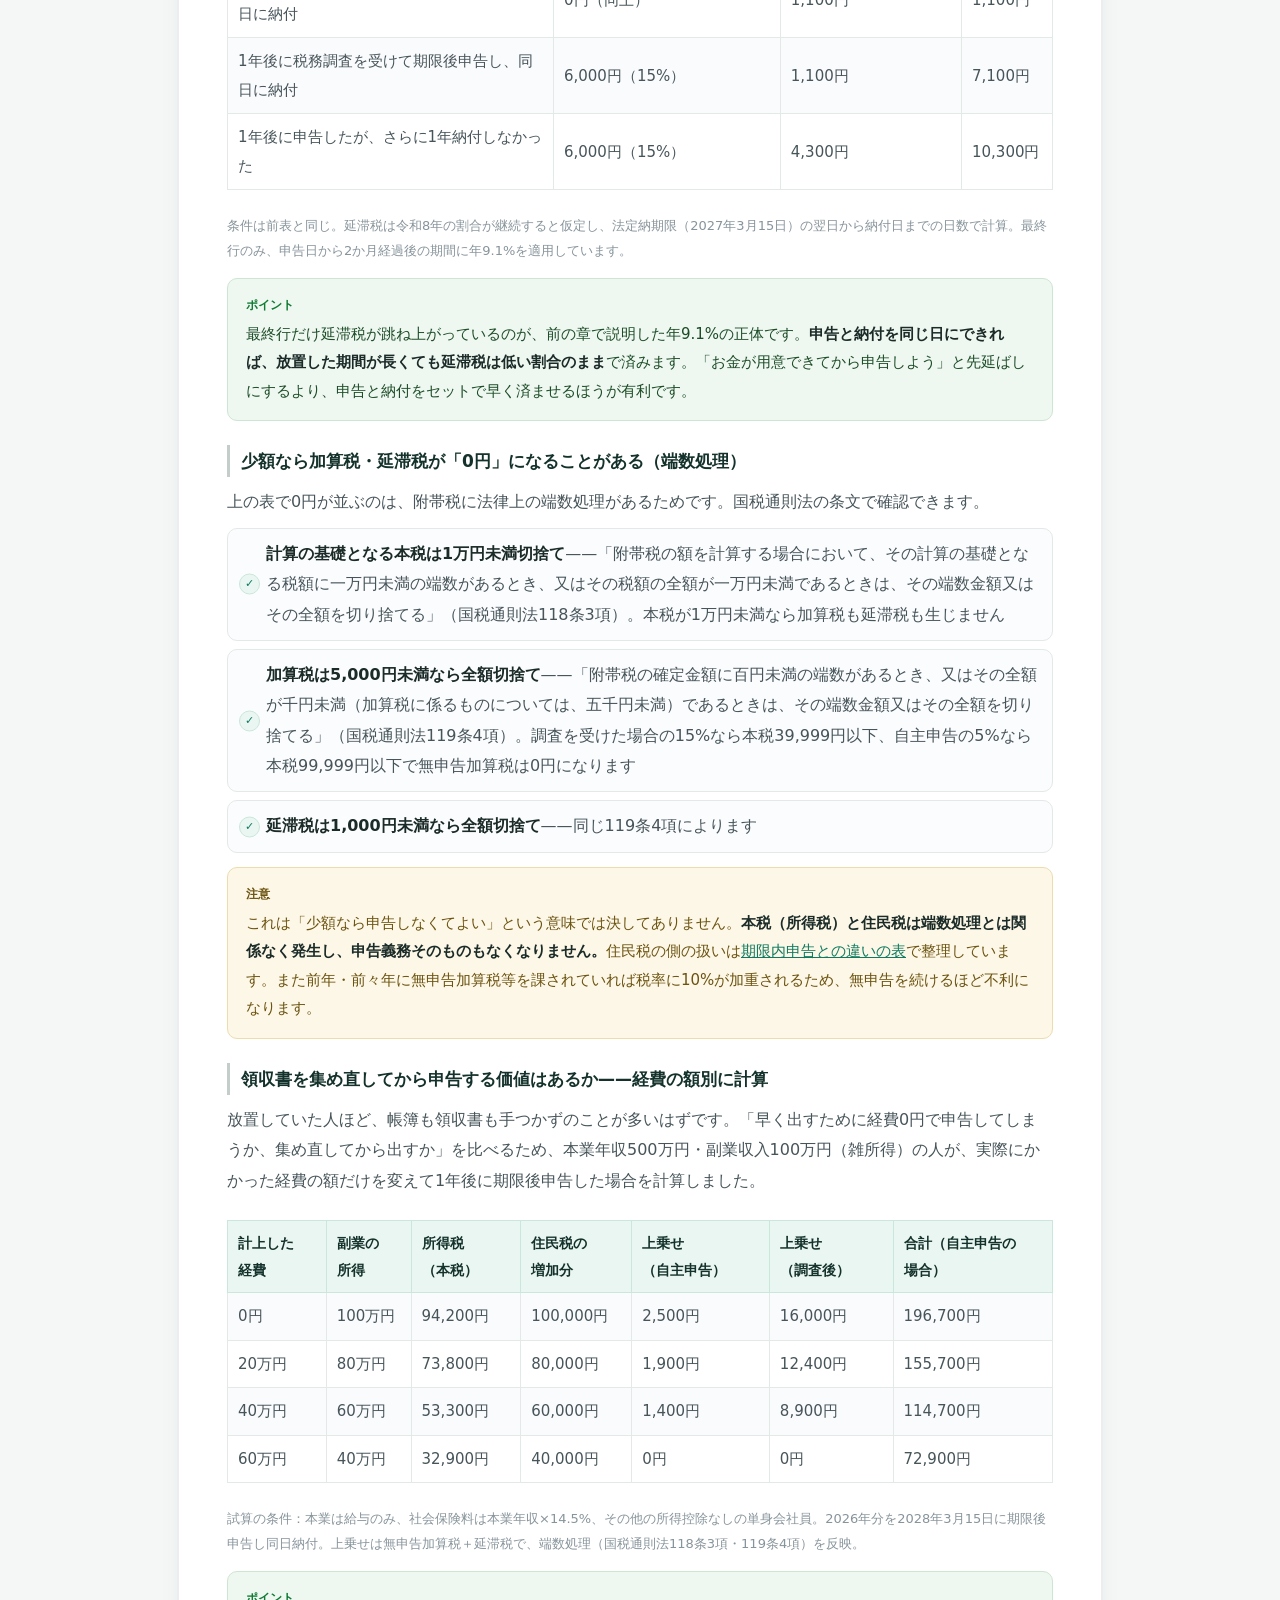
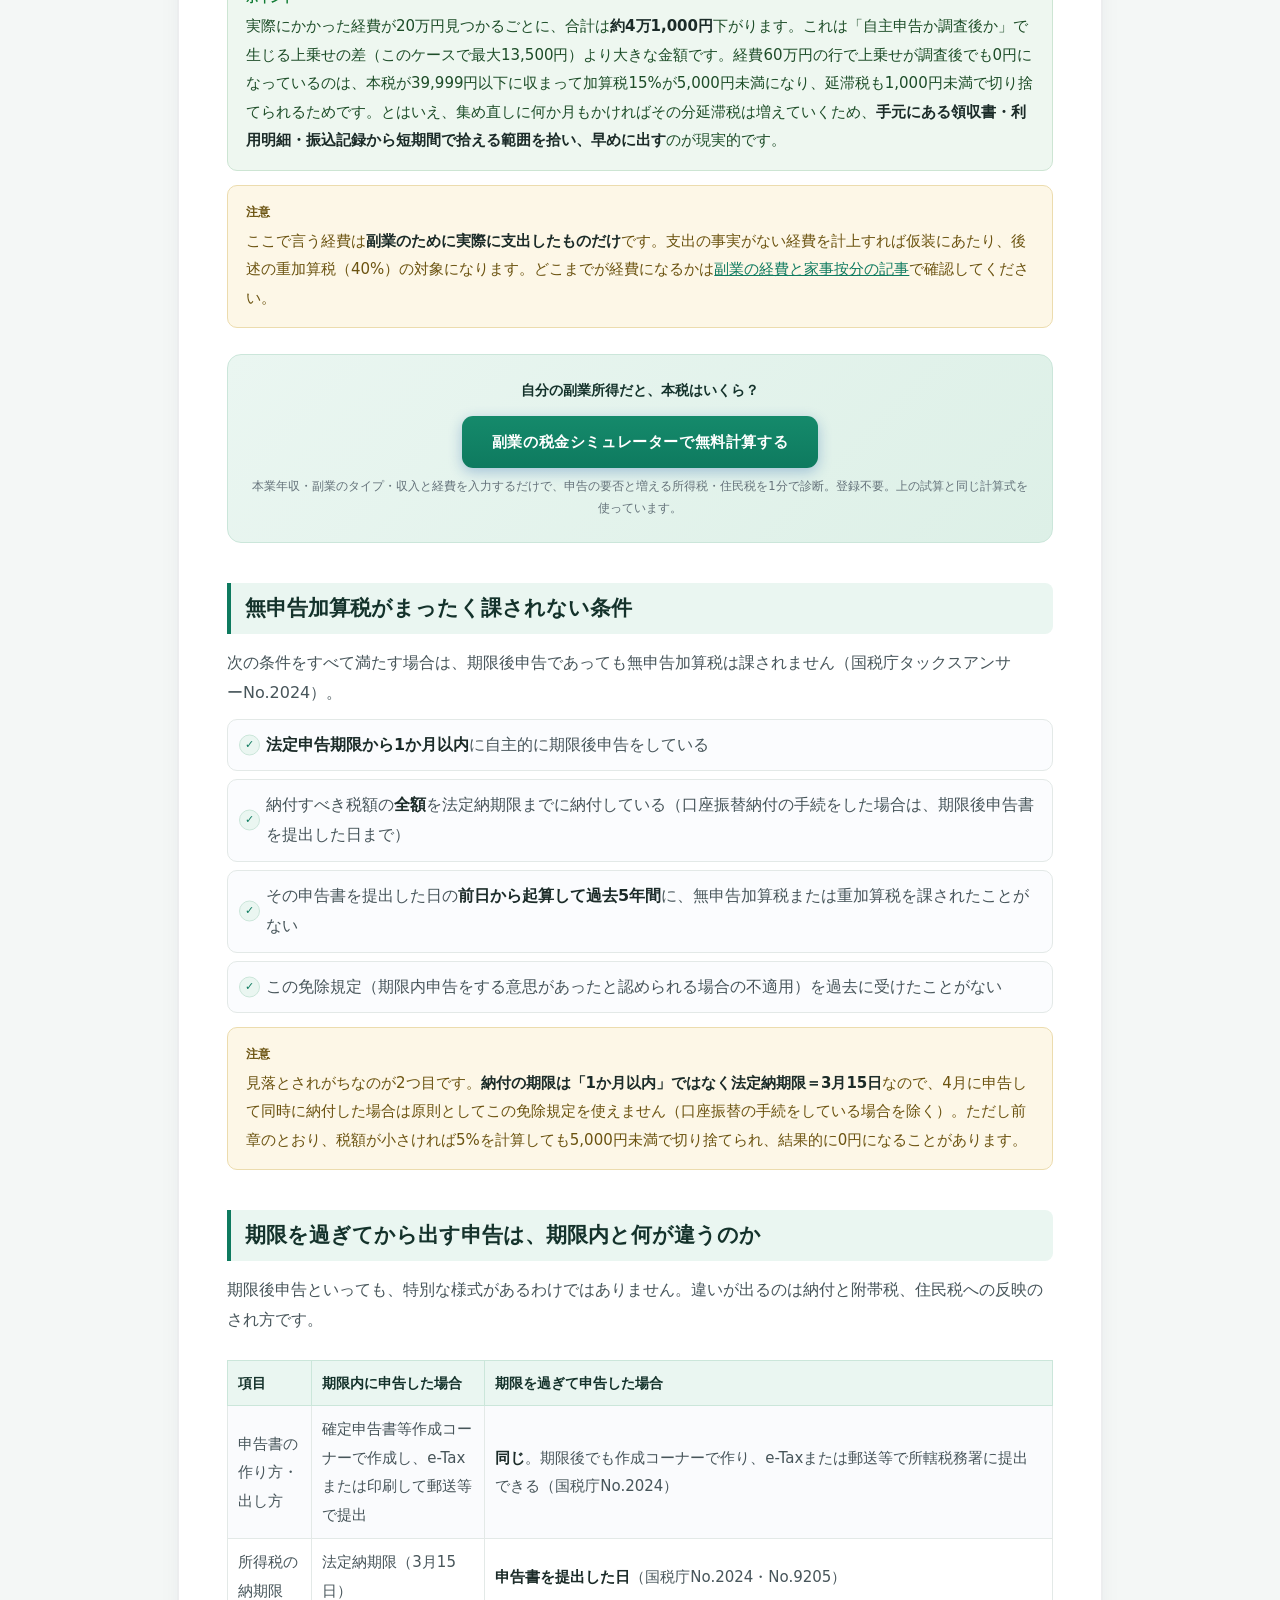
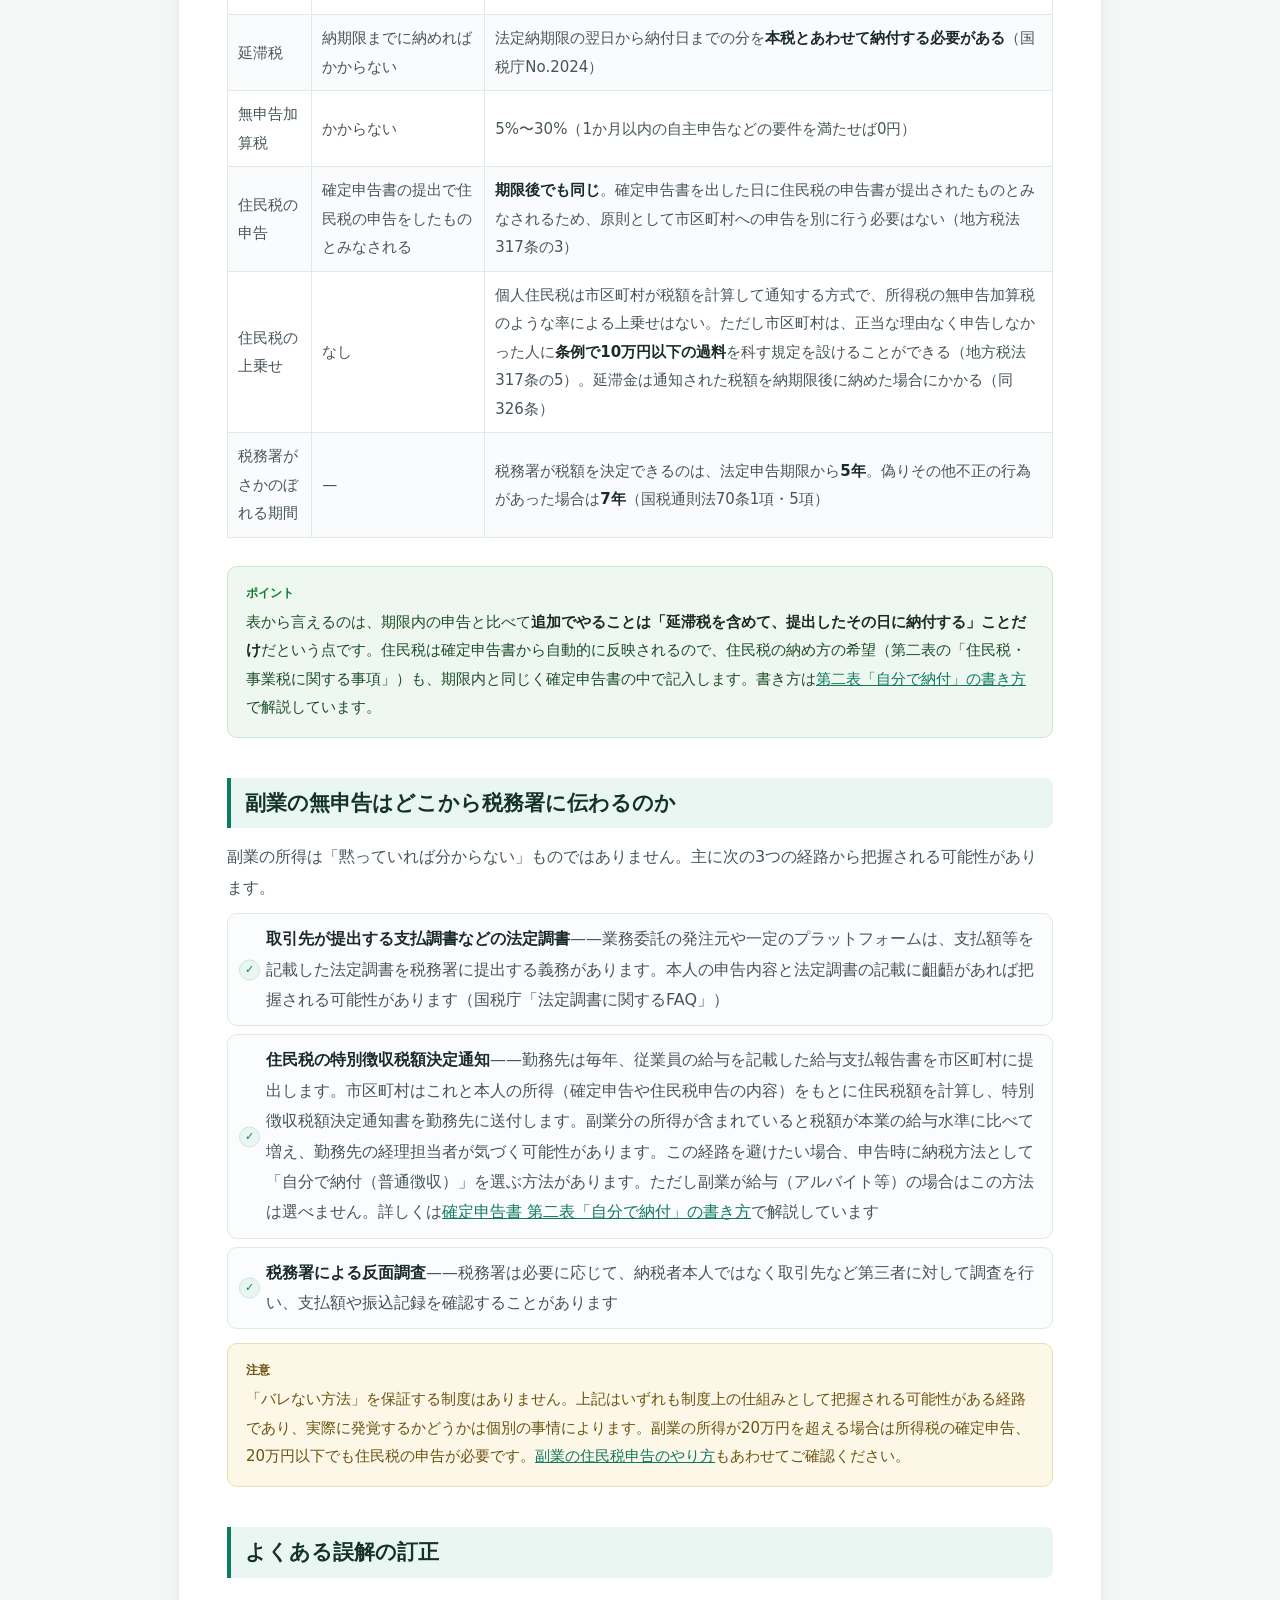
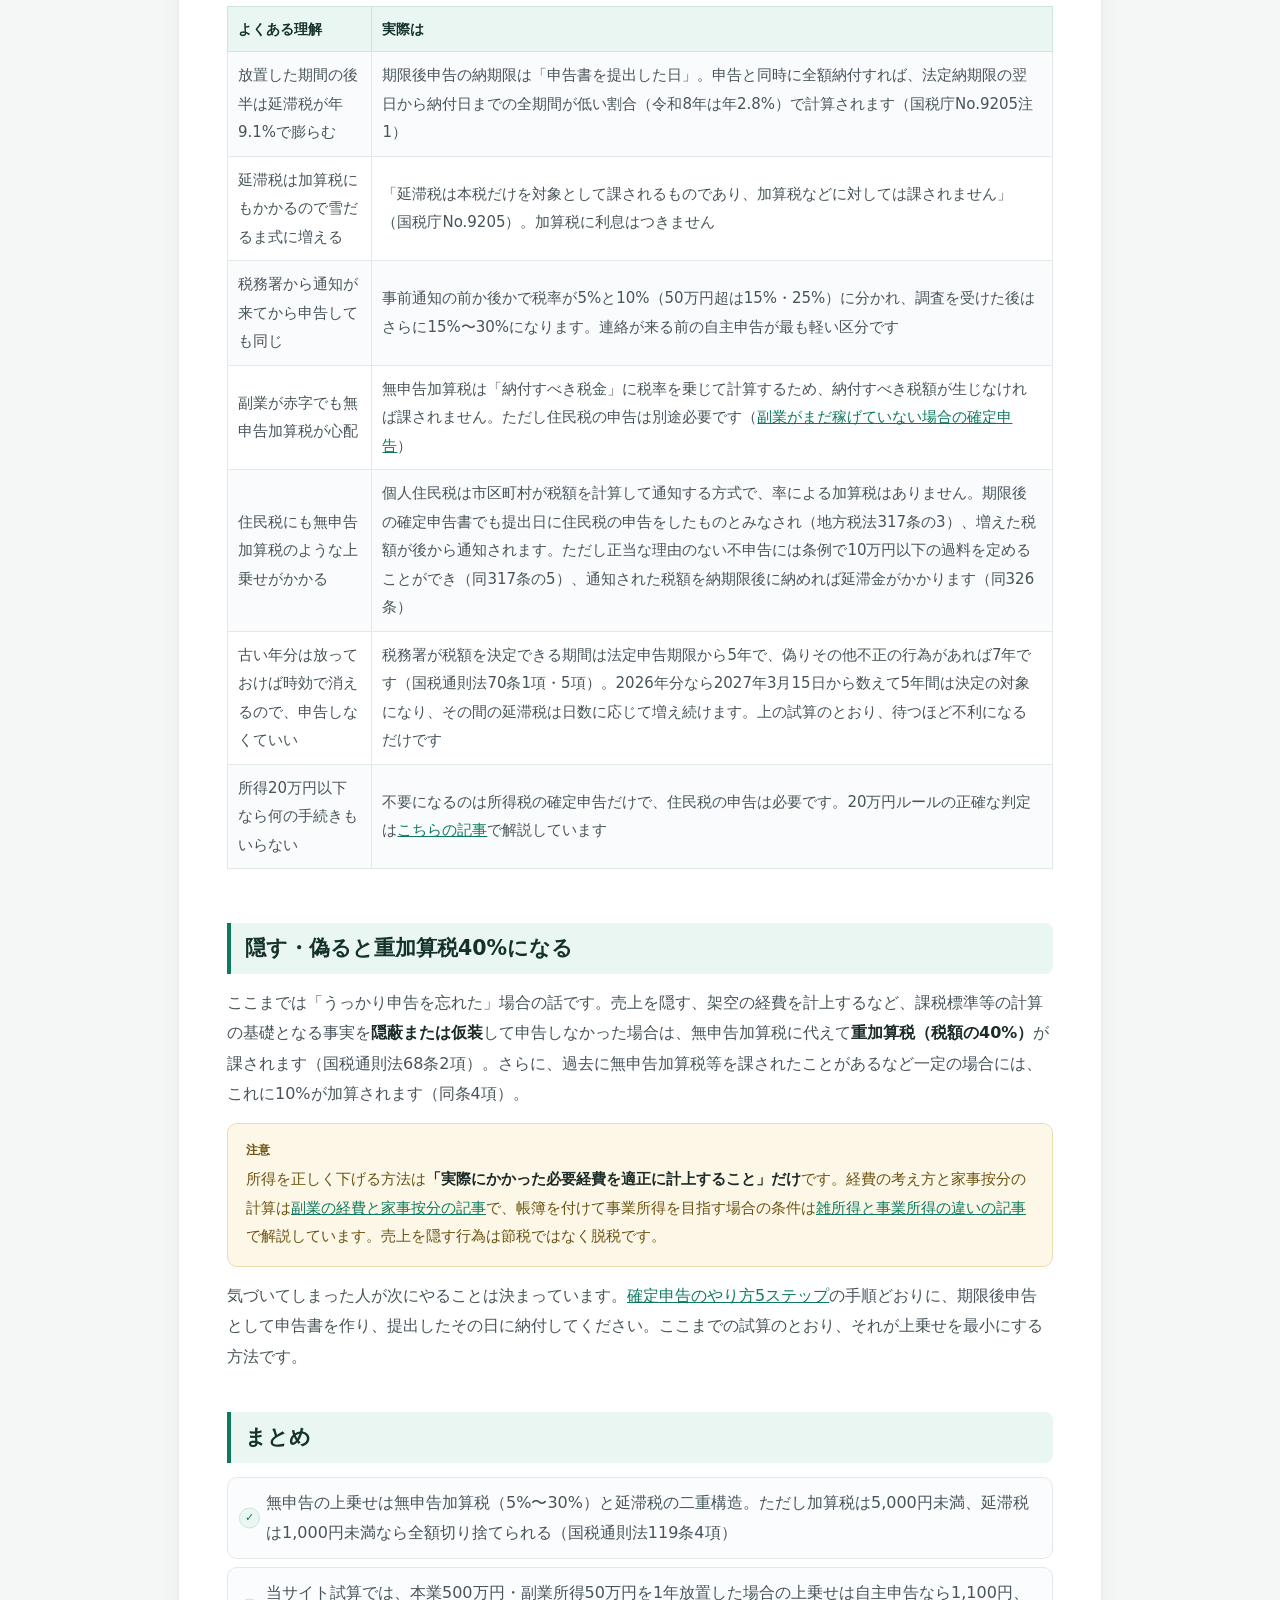
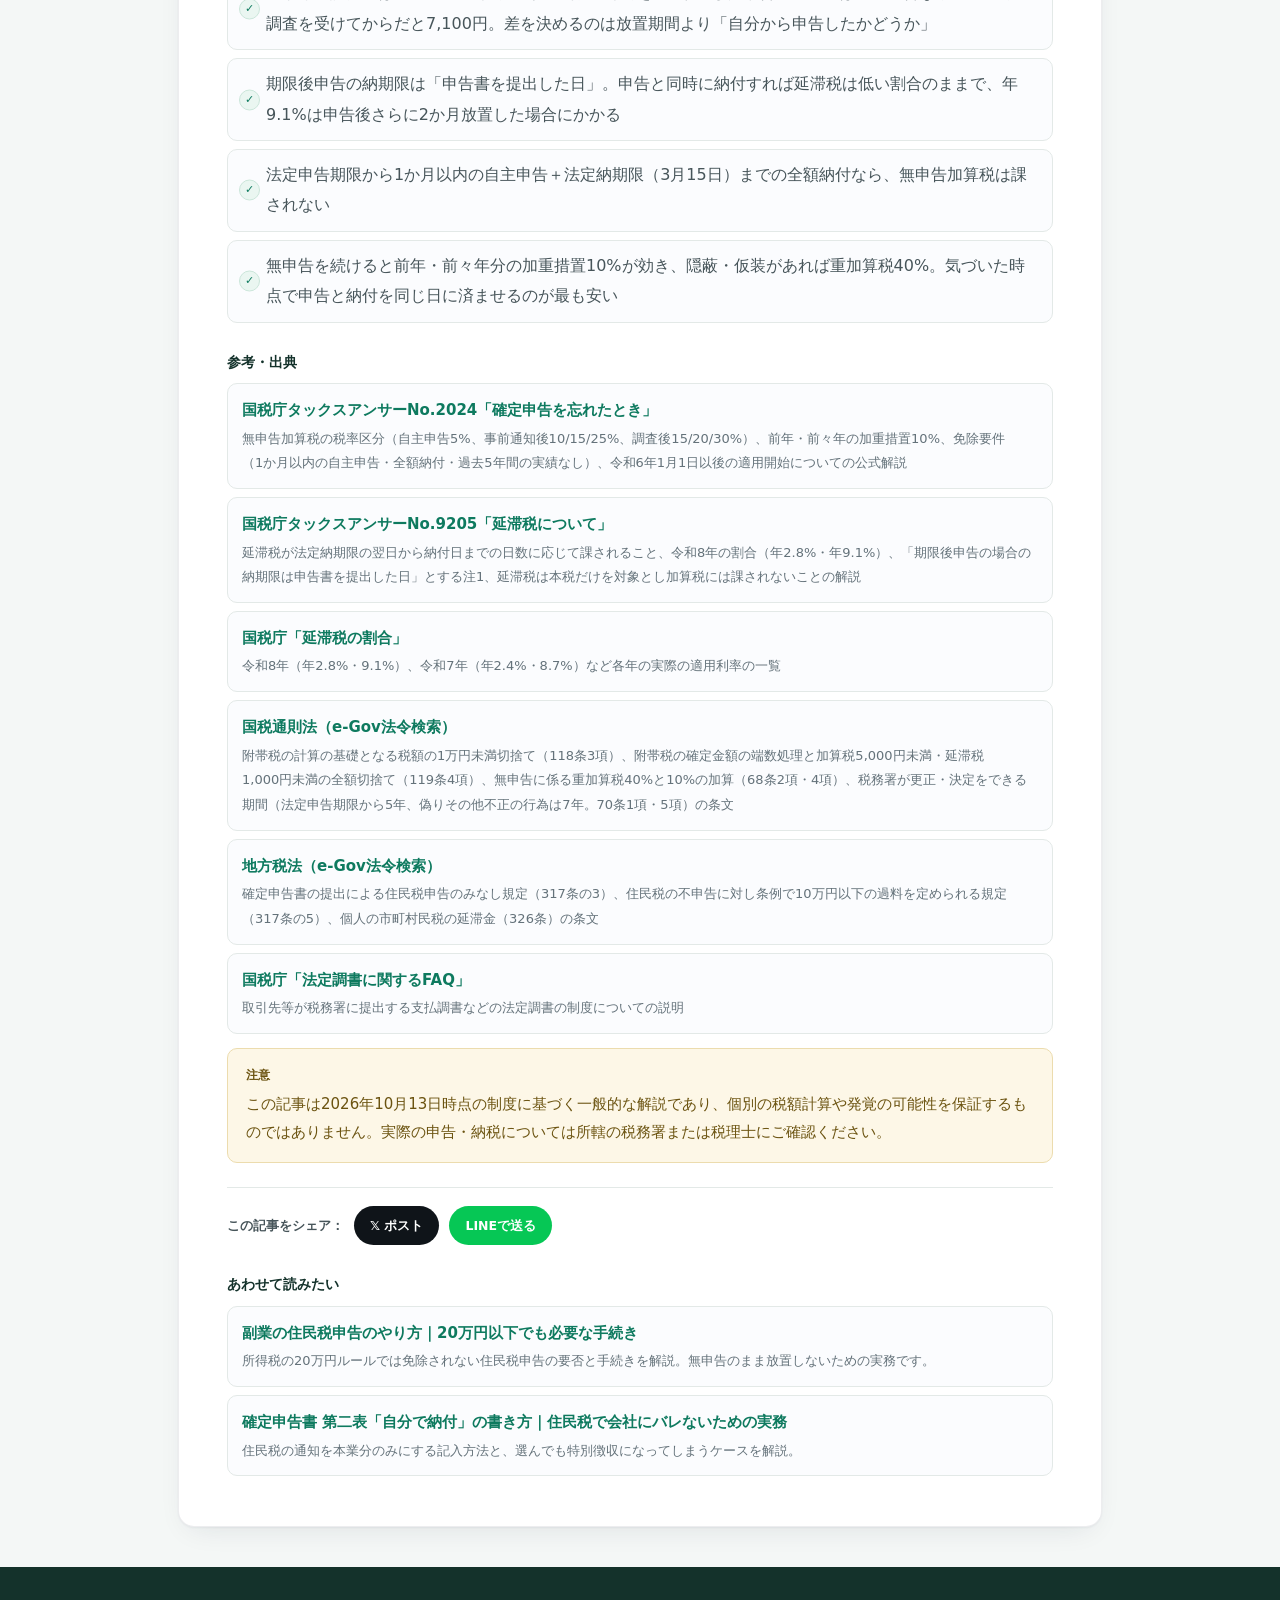
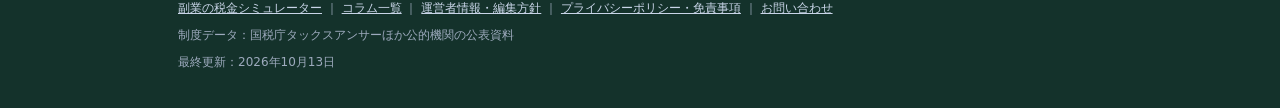
<file: articles/fukugyou-mushinkoku-risk.html>
<!DOCTYPE html>
<html lang="ja">
<head>
<meta charset="UTF-8">
<meta name="viewport" content="width=device-width, initial-scale=1.0">
<!-- Google tag (gtag.js) -->
<script async src="https://www.googletagmanager.com/gtag/js?id=G-FH1NG08BVZ"></script>
<script>
  window.dataLayer = window.dataLayer || [];
  function gtag(){dataLayer.push(arguments);}
  gtag('js', new Date());
  gtag('config', 'G-FH1NG08BVZ');
</script>
<link rel="icon" type="image/svg+xml" href="/favicon.svg">
<link rel="icon" type="image/png" sizes="32x32" href="/favicon-32.png">
<link rel="apple-touch-icon" href="/apple-touch-icon.png">
<script async src="https://pagead2.googlesyndication.com/pagead/js/adsbygoogle.js?client=ca-pub-9132302948928758" crossorigin="anonymous"></script>
<title>副業を申告しないとどうなる｜無申告加算税・延滞税【2026年版】</title>
<meta name="description" content="副業の所得を確定申告しないまま放置すると、本来の税額に無申告加算税と延滞税が上乗せされます。税率の区分、令和8年の延滞税の利率、税務署にバレる経路を国税庁の資料に基づいて解説します。">
<link rel="canonical" href="https://fukugyou-sim.com/articles/fukugyou-mushinkoku-risk.html">
<meta property="og:image" content="https://fukugyou-sim.com/ogp.png">
<meta name="twitter:card" content="summary_large_image">
<link rel="stylesheet" href="./article.css">
<script type="application/ld+json">
{
  "@context": "https://schema.org",
  "@type": "Article",
  "headline": "副業を申告しないとどうなる——無申告加算税・延滞税と税務署にバレる経路",
  "datePublished": "2026-08-03",
  "dateModified": "2026-10-13",
  "author": {"@type": "Person", "name": "副業の税金シミュレーター運営者"}
}
</script>
<script type="application/ld+json">
{
  "@context": "https://schema.org",
  "@type": "FAQPage",
  "mainEntity": [
    {
      "@type": "Question",
      "name": "副業の所得を確定申告しなかったらどうなりますか？",
      "acceptedAnswer": {
        "@type": "Answer",
        "text": "本来の税額に加えて無申告加算税と延滞税が上乗せされます。無申告加算税は、税務調査の事前通知が来る前に自主的に期限後申告をすれば一律5%ですが、事前通知後・調査前の申告では納付税額のうち50万円までの部分に10%、50万円超300万円以下の部分に15%、300万円を超える部分に25%、税務調査を受けてからの申告ではそれぞれ15%・20%・30%の税率がかかります（国税庁タックスアンサーNo.2024）。延滞税は法定納期限の翌日から納付日まで日数に応じて課され、令和8年（2026年）は納期限から2か月以内が年2.8%、それ以降は年9.1%の利率で計算されます（国税庁）。"
      }
    },
    {
      "@type": "Question",
      "name": "副業の無申告は税務署にどうやってバレますか？",
      "acceptedAnswer": {
        "@type": "Answer",
        "text": "確実な経路が一つあるわけではありませんが、主に3つの仕組みが挙げられます。1つ目は取引先が税務署に提出する支払調書などの法定調書で、本人の申告内容との不一致から把握される可能性があります（国税庁「法定調書に関するFAQ」）。2つ目は住民税で、勤務先が自治体に提出する給与支払報告書をもとに市区町村が特別徴収税額決定通知書を作成して会社に送付するため、副業分を含む税額になっていると増加に気づかれることがあります。3つ目は税務署が取引先など納税者以外に対して行う反面調査です。"
      }
    },
    {
      "@type": "Question",
      "name": "延滞税は2か月を過ぎると年9.1%に上がるのですか？",
      "acceptedAnswer": {
        "@type": "Answer",
        "text": "必ずしもそうではありません。延滞税の高い割合（令和8年は年9.1%）が適用されるのは「納期限の翌日から2か月を経過した日以後」ですが、国税庁タックスアンサーNo.9205の注記のとおり、期限後申告の場合の納期限は「申告書を提出した日」です。したがって、期限後申告書を提出した日にその税額を全額納付すれば、法定納期限の翌日から納付日までの全期間に低い割合（令和8年は年2.8%）が適用されます。年9.1%が問題になるのは、期限後申告をした後さらに2か月を超えて納付しなかった場合です。また延滞税は本税だけを対象として課され、無申告加算税などの加算税に対しては課されません。"
      }
    },
    {
      "@type": "Question",
      "name": "期限後に申告しても無申告加算税がかからない場合はありますか？",
      "acceptedAnswer": {
        "@type": "Answer",
        "text": "一定の条件を満たせば無申告加算税は課されません。国税庁タックスアンサーNo.2024によると、法定申告期限から1か月以内に自主的に期限後申告を行い、かつ納付すべき税額の全額を法定納期限までに納付していて、その申告書を提出した日の前日から起算して過去5年間に無申告加算税または重加算税を課されたことがない場合は、期限内申告をする意思があったと認められ、無申告加算税は課されません。"
      }
    },
    {
      "@type": "Question",
      "name": "期限後に確定申告した場合、住民税の申告も別に必要ですか？",
      "acceptedAnswer": {
        "@type": "Answer",
        "text": "原則として不要です。地方税法317条の3により、確定申告書を提出した日に住民税の申告書が提出されたものとみなされ、これは期限後に提出した確定申告書でも同じです。個人住民税は市区町村が税額を計算して通知する方式のため、所得税の無申告加算税のような率による上乗せはありませんが、正当な理由のない不申告に対しては条例で10万円以下の過料を定めることができ（同317条の5）、通知された税額を納期限後に納めた場合は延滞金がかかります（同326条）。"
      }
    }
  ]
}
</script>
</head>
<body>

<header class="site">
  <div class="wrap">
    <svg class="logo-mark" viewBox="0 0 40 40" aria-hidden="true">
      <rect x="2" y="2" width="36" height="36" rx="9" fill="#0e7a5f"/>
      <path d="M13 10 L20 18.5 L27 10" fill="none" stroke="#fff" stroke-width="2.6" stroke-linecap="round" stroke-linejoin="round"/>
      <path d="M20 18.5 V29" fill="none" stroke="#fff" stroke-width="2.6" stroke-linecap="round"/>
      <path d="M14.5 21 H25.5 M14.5 25 H25.5" fill="none" stroke="#fff" stroke-width="2.2" stroke-linecap="round"/>
      <rect x="10" y="31.4" width="20" height="2.4" rx="1.2" fill="#7fcbb4"/>
    </svg>
    <div class="logo-text">
      <div class="logo"><a href="../">副業の税金シミュレーター</a></div>
      <div class="logo-sub">確定申告ライン・住民税・増える税金を1分で見える化</div>
    </div>
  </div>
</header>

<div class="wrap">
  <nav class="breadcrumb"><a href="../">ホーム</a> › <a href="./">コラム一覧</a> › 副業を申告しないとどうなる</nav>

  <article class="card">
    <h1>副業を申告しないとどうなる<br>——無申告加算税・延滞税と税務署にバレる経路【2026年版】</h1>
    <p class="meta">公開日：2026年8月3日 ｜ 最終更新：2026年10月13日</p>

    <p class="lead">無申告加算税とは、法定申告期限までに確定申告をしなかった場合に本来の税額へ上乗せして課される附帯税で、税務調査を受けてからの期限後申告では納付税額のうち50万円までの部分に15%、50万円を超え300万円以下の部分に20%、300万円を超える部分に30%の税率が適用されます（国税庁タックスアンサーNo.2024）。ただし「では実際にいくら上乗せされるのか」を試算してみると、多くの副業会社員が想像する金額とはかなり違う結果になります。この記事では税率の仕組みを整理したうえで、<strong>当サイトのシミュレーターと同じ計算式で本業年収別に上乗せ額を計算した結果</strong>と、延滞税の割合をめぐる読み違いやすい点を、国税庁の公表資料と国税通則法の条文に基づいて解説します。</p>

    <div class="keypoints">
      <div class="k-title">この記事の要点</div>
      <ul>
        <li>税務調査の事前通知前に自主的に期限後申告をすれば無申告加算税は一律<strong>5%</strong>だが、調査を受けてからでは50万円までの部分に<strong>15%</strong>、300万円超の部分に<strong>30%</strong>の税率がかかる（国税庁タックスアンサーNo.2024）</li>
        <li>延滞税の高い割合（令和8年は年9.1%）が適用されるのは「納期限の翌日から2か月経過後」で、<strong>期限後申告の納期限は「申告書を提出した日」</strong>。申告と同時に納付すれば全期間が低い割合（年2.8%）になる（国税庁タックスアンサーNo.9205）</li>
        <li>加算税は確定額が<strong>5,000円未満なら全額切捨て</strong>、延滞税は<strong>1,000円未満なら全額切捨て</strong>（国税通則法119条4項）。当サイトの試算では、本業500万円・副業所得50万円の人が1年後に自主申告した場合の上乗せは<strong>1,100円</strong>、同じ条件で調査を受けてからだと<strong>7,100円</strong>だった。住民税の増加分まで含めると、自主申告の場合の上乗せは<strong>出ていくお金の総額の1〜5%程度</strong>にとどまる</li>
        <li>法定申告期限から<strong>1か月以内</strong>に自主的に申告し、税額の全額を<strong>法定納期限（3月15日）までに</strong>納付していれば、過去5年間に無申告加算税等を課されたことがない限り無申告加算税は課されない（国税庁タックスアンサーNo.2024）</li>
      </ul>
    </div>

    <div class="toc">
      <div class="toc-title">この記事でわかること</div>
      <ol>
        <li>上乗せは「加算税」と「延滞税」の二重構造</li>
        <li>あなたはいまどの段階？——タイミングで税率が3段階に変わる</li>
        <li>延滞税は「2か月で9.1%」ではない——納期限の読み方</li>
        <li>当サイト試算：1年放置すると実際いくら上乗せされるのか</li>
        <li>無申告加算税がまったく課されない条件</li>
        <li>期限を過ぎてから出す申告は、期限内と何が違うのか</li>
        <li>副業の無申告はどこから税務署に伝わるのか</li>
        <li>よくある誤解の訂正</li>
        <li>隠す・偽ると重加算税40%になる</li>
      </ol>
    </div>

    <h2>上乗せは「加算税」と「延滞税」の二重構造</h2>
    <p>副業の所得を確定申告しないまま放置すると、<strong>本来納めるべき税額に「無申告加算税」と「延滞税」の2つが上乗せ</strong>されます。無申告加算税は「申告をしなかったこと」自体に対する制裁的な性格の附帯税で、延滞税は「納付が遅れたこと」に対する利息に近い性格の附帯税です。両方とも本税とは別に計算され、原則として両方が同時にかかります。</p>
    <div class="point">副業の所得が20万円以下で所得税の確定申告が不要なケースは、この無申告加算税の対象にはなりません。無申告加算税が問題になるのは、<strong>本来申告・納税が必要だったのに行わなかった場合</strong>です。20万円ルールの判定自体は<a href="./20man-en-rule-guide.html">副業の20万円ルール完全ガイド</a>で解説しています。</div>

    <h2>あなたはいまどの段階？——タイミングで税率が3段階に変わる</h2>
    <p>無申告加算税の税率は<strong>「いつ、どういう経緯で期限後申告に至ったか」</strong>で決まります。まず自分がどの段階にいるかを確認してください。</p>
    <div class="table-scroll">
      <table class="info">
        <tr><th>いまの状況</th><th>あなたに適用される区分</th><th>すぐ取るべき行動</th></tr>
        <tr><td>申告期限（3月15日）から<strong>まだ1か月経っていない</strong></td><td>要件を満たせば<strong>無申告加算税なし</strong></td><td>すぐ申告。税額は法定納期限（3月15日）までに納付していることが要件のため、納付も直ちに行い、あわせて口座振替の取扱いを税務署に確認する</td></tr>
        <tr><td>期限は過ぎたが、<strong>税務署から何の連絡も来ていない</strong></td><td>自主的な期限後申告＝<strong>5%</strong></td><td>連絡が来る前に自分から申告する。この段階が最も税率が低い</td></tr>
        <tr><td>税務署から<strong>調査の事前通知</strong>が届いた</td><td><strong>10%／15%／25%</strong>（金額区分別）</td><td>調査を受ける前に期限後申告をすれば、調査後より税率が下がる</td></tr>
        <tr><td>すでに<strong>税務調査を受けた</strong>／決定処分を受けた</td><td><strong>15%／20%／30%</strong>（金額区分別）</td><td>最も重い区分。指摘に沿って速やかに申告・納付する</td></tr>
      </table>
    </div>
    <p>金額区分別の税率は次のとおりです（令和6年1月1日以後に法定申告期限が到来する国税＝令和5年分の所得税から適用。国税庁タックスアンサーNo.2024）。</p>
    <div class="table-scroll">
      <table class="info">
        <tr><th>申告のタイミング</th><th>納付税額50万円までの部分</th><th>50万円超300万円以下の部分</th><th>300万円を超える部分</th></tr>
        <tr><td>税務調査の事前通知が来る前に自主的に期限後申告</td><td colspan="3" style="text-align:center;">一律 5%</td></tr>
        <tr><td>事前通知後・調査を受ける前に期限後申告</td><td>10%</td><td>15%</td><td>25%</td></tr>
        <tr><td>税務調査を受けて期限後申告・決定処分</td><td>15%</td><td>20%</td><td>30%</td></tr>
      </table>
    </div>
    <div class="caution">期限後申告等に係る年分の<strong>前年および前々年</strong>の所得税について無申告加算税または重加算税を課されたことがある（あるいは課されるべきと認められる）場合は、上記の税率に<strong>10%が上乗せ</strong>されます。この加重措置も令和6年1月1日以後に法定申告期限が到来するものから適用されています。「前年・前々年」が対象であり、免除要件のほうの「過去5年間」とは別の話です（国税庁タックスアンサーNo.2024）。<strong>副業を続けながら無申告を繰り返すと、2年目以降に効いてくるのはこの加重措置です。</strong></div>

    <h2>延滞税は「2か月で9.1%」ではない——納期限の読み方</h2>
    <p>延滞税は法定納期限の翌日から実際に納付する日まで、日数に応じて自動的に計算されます。割合は次の2段階です。</p>
    <div class="table-scroll">
      <table class="info">
        <tr><th>期間</th><th>納期限までの期間＋納期限の翌日から2か月を経過する日まで</th><th>納期限の翌日から2か月を経過した日以後</th></tr>
        <tr><td>令和8年（2026年）1月1日〜12月31日</td><td>年2.8%</td><td>年9.1%</td></tr>
        <tr><td>令和4年〜令和7年（2022〜2025年）</td><td>年2.4%</td><td>年8.7%</td></tr>
      </table>
    </div>
    <p>ここで読み違えやすいのが<strong>「納期限」の意味</strong>です。国税庁タックスアンサーNo.9205の注記では、納期限は<strong>期限内に申告された場合は法定納期限、期限後申告または修正申告の場合は「申告書を提出した日」</strong>、更正・決定の場合は通知書を発した日から1か月後の日、と定められています。</p>
    <div class="point">つまり期限後申告では、<strong>申告書を出した日が納期限</strong>になります。その日に税額を全額納付すれば、法定納期限（所得税では申告期限と同じ3月15日）の翌日から納付日までの期間はすべて「納期限までの期間」として<strong>低いほうの割合（令和8年なら年2.8%）</strong>で計算されます。年9.1%が効いてくるのは、<strong>期限後申告をした後、さらに2か月を超えて納めなかった場合</strong>です。「放置した期間の後半は年9.1%で膨らむ」という説明を見かけますが、申告と同時に納付するかぎりそうはなりません。</div>
    <div class="caution">延滞税の割合は各年について財務大臣の告示に基づいて決まるため、<strong>2027年（令和9年）以降の割合はまだ公表されていません</strong>。この記事の試算は、令和8年の割合（年2.8%／年9.1%）がその後も続くと仮定した概算です。</div>

    <h2>当サイト試算：1年放置すると実際いくら上乗せされるのか</h2>
    <p>ここからは<a href="../">当サイトのシミュレーター</a>と同じ計算式（国税庁の速算表・令和8年分の基礎控除・給与所得控除）で、副業を無申告のまま1年放置した場合の上乗せ額を計算します。会社員は本業の給与から所得税が源泉徴収され年末調整も済んでいるため、期限後申告で新たに<strong>納付すべき税額＝副業所得によって増える所得税（＋復興特別所得税）</strong>になります。これが加算税・延滞税の計算の基礎です。</p>

    <h3>本業年収 × 副業所得別：自主申告と調査後でここまで差がつく</h3>
    <p>2026年分の副業所得を申告せず、1年後の2028年3月15日に期限後申告して同日に納付したと仮定した試算です。</p>
    <div class="table-scroll">
      <table class="info">
        <tr><th>本業の年収</th><th>副業の所得</th><th>本税（増える所得税）</th><th>自主的に申告した場合の上乗せ</th><th>調査を受けてからの上乗せ</th><th>差額</th></tr>
        <tr><td>400万円</td><td>30万円</td><td>15,400円</td><td>0円</td><td>0円</td><td>0円</td></tr>
        <tr><td>400万円</td><td>50万円</td><td>25,600円</td><td>0円</td><td>0円</td><td>0円</td></tr>
        <tr><td>400万円</td><td>100万円</td><td>60,800円</td><td>1,600円</td><td>10,600円</td><td>9,000円</td></tr>
        <tr><td>500万円</td><td>30万円</td><td>22,700円</td><td>0円</td><td>0円</td><td>0円</td></tr>
        <tr><td>500万円</td><td>50万円</td><td>43,100円</td><td>1,100円</td><td>7,100円</td><td>6,000円</td></tr>
        <tr><td>500万円</td><td>100万円</td><td>94,200円</td><td>2,500円</td><td>16,000円</td><td>13,500円</td></tr>
        <tr><td>700万円</td><td>30万円</td><td>61,300円</td><td>1,600円</td><td>10,600円</td><td>9,000円</td></tr>
        <tr><td>700万円</td><td>50万円</td><td>102,100円</td><td>7,800円</td><td>17,800円</td><td>10,000円</td></tr>
        <tr><td>700万円</td><td>100万円</td><td>204,200円</td><td>15,600円</td><td>35,600円</td><td>20,000円</td></tr>
      </table>
    </div>
    <p style="font-size:13px;color:#87949b;">試算の条件：本業は給与のみ、副業は雑所得で経費0円、社会保険料は本業年収×14.5%、その他の所得控除なしの単身会社員。2026年（令和8年）分。上乗せ額は無申告加算税＋延滞税で、本税・住民税は含みません。加算税・延滞税は国税通則法118条3項・119条4項の端数処理を反映しています。</p>
    <div class="point">読み取れるのは2つです。<strong>①同じ放置期間でも、自分から申告するか調査を受けてからかで上乗せが数千円〜2万円変わる</strong>。②本業700万円・副業所得100万円の人でも、1年放置した上乗せは35,600円（本税204,200円の約17%）で、<strong>「30%取られる」といった数字より実際は小さい</strong>。ただし本税と住民税は当然に発生し、放置しても消えません。上の表で本業400万円・副業所得100万円と本業700万円・副業所得30万円の本税がほぼ同じなのは、後者が基礎控除67万円の区分に入っており税率も高いためです（<a href="../">シミュレーター</a>で自分の条件を確認できます）。</div>

    <h3>上乗せより重いのは何か——期限後申告で出ていくお金の内訳</h3>
    <p>上の表は所得税だけを見ています。実際には、確定申告書を出すとその内容が住民税にも反映されるため、副業分の住民税（所得割）も後から増えます。1年放置して期限後申告した場合に出ていくお金を、住民税まで含めて並べ直しました。</p>
    <div class="table-scroll">
      <table class="info">
        <tr><th>本業の年収・副業の所得</th><th>所得税（本税）</th><th>住民税の増加分</th><th>自主申告の場合の上乗せ（総額に占める割合）</th><th>調査後の場合の上乗せ（総額に占める割合）</th></tr>
        <tr><td>400万円・100万円</td><td>60,800円</td><td>100,000円</td><td>1,600円（約1.0%）</td><td>10,600円（約6.2%）</td></tr>
        <tr><td>500万円・50万円</td><td>43,100円</td><td>50,000円</td><td>1,100円（約1.2%）</td><td>7,100円（約7.1%）</td></tr>
        <tr><td>500万円・100万円</td><td>94,200円</td><td>100,000円</td><td>2,500円（約1.3%）</td><td>16,000円（約7.6%）</td></tr>
        <tr><td>700万円・100万円</td><td>204,200円</td><td>100,000円</td><td>15,600円（約4.9%）</td><td>35,600円（約10.5%）</td></tr>
      </table>
    </div>
    <p style="font-size:13px;color:#87949b;">条件は前表と同じ（2026年分を2028年3月15日に期限後申告し同日納付）。住民税の増加分は所得割（標準税率10%・調整控除2,500円）の差額で、均等割は副業の有無で変わらないため含みません。割合の分母は「所得税＋住民税の増加分＋上乗せ」の合計です。</p>
    <div class="point">住民税の増加分は、どのケースでも所得税の本税と同じか、それより大きくなっています。住民税の所得割は税率が一律10%で、基礎控除も43万円に据え置かれているため、本業の年収が低めの人ほど所得税より住民税のほうが重くなります。<strong>自分から申告した場合、上乗せは総額の1〜5%程度</strong>で、出ていくお金のほとんどは「申告していれば最初から払っていた税金」です。無申告の代償を加算税の税率だけで考えると、この住民税の分を見落とします。</div>

    <h3>気づくのが早いほど安い：本業500万円・副業所得50万円のケース</h3>
    <p>本税43,100円（上の表の中央のケース）で、気づいたタイミングと納付の仕方だけを変えて計算しました。</p>
    <div class="table-scroll">
      <table class="info">
        <tr><th>いつ・どうしたか</th><th>無申告加算税</th><th>延滞税</th><th>上乗せ合計</th></tr>
        <tr><td>4月15日までに自主申告し、税額は3月15日までに納付済み</td><td>0円（免除規定）</td><td>0円</td><td>0円</td></tr>
        <tr><td>4月15日に自主申告し、同日に納付</td><td>0円（5%だが5,000円未満で切捨て）</td><td>0円（1,000円未満で切捨て）</td><td>0円</td></tr>
        <tr><td>6か月後（9月15日）に自主申告し、同日に納付</td><td>0円（同上）</td><td>0円（同上）</td><td>0円</td></tr>
        <tr><td>1年後（2028年3月15日）に自主申告し、同日に納付</td><td>0円（同上）</td><td>1,100円</td><td>1,100円</td></tr>
        <tr><td>1年後に税務調査を受けて期限後申告し、同日に納付</td><td>6,000円（15%）</td><td>1,100円</td><td>7,100円</td></tr>
        <tr><td>1年後に申告したが、さらに1年納付しなかった</td><td>6,000円（15%）</td><td>4,300円</td><td>10,300円</td></tr>
      </table>
    </div>
    <p style="font-size:13px;color:#87949b;">条件は前表と同じ。延滞税は令和8年の割合が継続すると仮定し、法定納期限（2027年3月15日）の翌日から納付日までの日数で計算。最終行のみ、申告日から2か月経過後の期間に年9.1%を適用しています。</p>
    <div class="point">最終行だけ延滞税が跳ね上がっているのが、前の章で説明した年9.1%の正体です。<strong>申告と納付を同じ日にできれば、放置した期間が長くても延滞税は低い割合のまま</strong>で済みます。「お金が用意できてから申告しよう」と先延ばしにするより、申告と納付をセットで早く済ませるほうが有利です。</div>

    <h3>少額なら加算税・延滞税が「0円」になることがある（端数処理）</h3>
    <p>上の表で0円が並ぶのは、附帯税に法律上の端数処理があるためです。国税通則法の条文で確認できます。</p>
    <ul class="checklist">
      <li><strong>計算の基礎となる本税は1万円未満切捨て</strong>——「附帯税の額を計算する場合において、その計算の基礎となる税額に一万円未満の端数があるとき、又はその税額の全額が一万円未満であるときは、その端数金額又はその全額を切り捨てる」（国税通則法118条3項）。本税が1万円未満なら加算税も延滞税も生じません</li>
      <li><strong>加算税は5,000円未満なら全額切捨て</strong>——「附帯税の確定金額に百円未満の端数があるとき、又はその全額が千円未満（加算税に係るものについては、五千円未満）であるときは、その端数金額又はその全額を切り捨てる」（国税通則法119条4項）。調査を受けた場合の15%なら本税39,999円以下、自主申告の5%なら本税99,999円以下で無申告加算税は0円になります</li>
      <li><strong>延滞税は1,000円未満なら全額切捨て</strong>——同じ119条4項によります</li>
    </ul>
    <div class="caution">これは「少額なら申告しなくてよい」という意味では決してありません。<strong>本税（所得税）と住民税は端数処理とは関係なく発生し、申告義務そのものもなくなりません。</strong>住民税の側の扱いは<a href="#kigengo-chigai">期限内申告との違いの表</a>で整理しています。また前年・前々年に無申告加算税等を課されていれば税率に10%が加重されるため、無申告を続けるほど不利になります。</div>

    <h3>領収書を集め直してから申告する価値はあるか——経費の額別に計算</h3>
    <p>放置していた人ほど、帳簿も領収書も手つかずのことが多いはずです。「早く出すために経費0円で申告してしまうか、集め直してから出すか」を比べるため、本業年収500万円・副業収入100万円（雑所得）の人が、実際にかかった経費の額だけを変えて1年後に期限後申告した場合を計算しました。</p>
    <div class="table-scroll">
      <table class="info">
        <tr><th>計上した経費</th><th>副業の所得</th><th>所得税（本税）</th><th>住民税の増加分</th><th>上乗せ（自主申告）</th><th>上乗せ（調査後）</th><th>合計（自主申告の場合）</th></tr>
        <tr><td>0円</td><td>100万円</td><td>94,200円</td><td>100,000円</td><td>2,500円</td><td>16,000円</td><td>196,700円</td></tr>
        <tr><td>20万円</td><td>80万円</td><td>73,800円</td><td>80,000円</td><td>1,900円</td><td>12,400円</td><td>155,700円</td></tr>
        <tr><td>40万円</td><td>60万円</td><td>53,300円</td><td>60,000円</td><td>1,400円</td><td>8,900円</td><td>114,700円</td></tr>
        <tr><td>60万円</td><td>40万円</td><td>32,900円</td><td>40,000円</td><td>0円</td><td>0円</td><td>72,900円</td></tr>
      </table>
    </div>
    <p style="font-size:13px;color:#87949b;">試算の条件：本業は給与のみ、社会保険料は本業年収×14.5%、その他の所得控除なしの単身会社員。2026年分を2028年3月15日に期限後申告し同日納付。上乗せは無申告加算税＋延滞税で、端数処理（国税通則法118条3項・119条4項）を反映。</p>
    <div class="point">実際にかかった経費が20万円見つかるごとに、合計は<strong>約4万1,000円</strong>下がります。これは「自主申告か調査後か」で生じる上乗せの差（このケースで最大13,500円）より大きな金額です。経費60万円の行で上乗せが調査後でも0円になっているのは、本税が39,999円以下に収まって加算税15%が5,000円未満になり、延滞税も1,000円未満で切り捨てられるためです。とはいえ、集め直しに何か月もかければその分延滞税は増えていくため、<strong>手元にある領収書・利用明細・振込記録から短期間で拾える範囲を拾い、早めに出す</strong>のが現実的です。</div>
    <div class="caution">ここで言う経費は<strong>副業のために実際に支出したものだけ</strong>です。支出の事実がない経費を計上すれば仮装にあたり、後述の重加算税（40%）の対象になります。どこまでが経費になるかは<a href="./fukugyou-keihi-kaji-anbun.html">副業の経費と家事按分の記事</a>で確認してください。</div>

    <div class="cta">
      <div class="c-text">自分の副業所得だと、本税はいくら？</div>
      <a class="c-btn" href="../">副業の税金シミュレーターで無料計算する</a>
      <div class="c-sub">本業年収・副業のタイプ・収入と経費を入力するだけで、申告の要否と増える所得税・住民税を1分で診断。登録不要。上の試算と同じ計算式を使っています。</div>
    </div>

    <h2>無申告加算税がまったく課されない条件</h2>
    <p>次の条件をすべて満たす場合は、期限後申告であっても無申告加算税は課されません（国税庁タックスアンサーNo.2024）。</p>
    <ul class="checklist">
      <li><strong>法定申告期限から1か月以内</strong>に自主的に期限後申告をしている</li>
      <li>納付すべき税額の<strong>全額</strong>を法定納期限までに納付している（口座振替納付の手続をした場合は、期限後申告書を提出した日まで）</li>
      <li>その申告書を提出した日の<strong>前日から起算して過去5年間</strong>に、無申告加算税または重加算税を課されたことがない</li>
      <li>この免除規定（期限内申告をする意思があったと認められる場合の不適用）を過去に受けたことがない</li>
    </ul>
    <div class="caution">見落とされがちなのが2つ目です。<strong>納付の期限は「1か月以内」ではなく法定納期限＝3月15日</strong>なので、4月に申告して同時に納付した場合は原則としてこの免除規定を使えません（口座振替の手続をしている場合を除く）。ただし前章のとおり、税額が小さければ5%を計算しても5,000円未満で切り捨てられ、結果的に0円になることがあります。</div>

    <h2 id="kigengo-chigai">期限を過ぎてから出す申告は、期限内と何が違うのか</h2>
    <p>期限後申告といっても、特別な様式があるわけではありません。違いが出るのは納付と附帯税、住民税への反映のされ方です。</p>
    <div class="table-scroll">
      <table class="info">
        <tr><th>項目</th><th>期限内に申告した場合</th><th>期限を過ぎて申告した場合</th></tr>
        <tr><td>申告書の作り方・出し方</td><td>確定申告書等作成コーナーで作成し、e-Taxまたは印刷して郵送等で提出</td><td><strong>同じ</strong>。期限後でも作成コーナーで作り、e-Taxまたは郵送等で所轄税務署に提出できる（国税庁No.2024）</td></tr>
        <tr><td>所得税の納期限</td><td>法定納期限（3月15日）</td><td><strong>申告書を提出した日</strong>（国税庁No.2024・No.9205）</td></tr>
        <tr><td>延滞税</td><td>納期限までに納めればかからない</td><td>法定納期限の翌日から納付日までの分を<strong>本税とあわせて納付する必要がある</strong>（国税庁No.2024）</td></tr>
        <tr><td>無申告加算税</td><td>かからない</td><td>5%〜30%（1か月以内の自主申告などの要件を満たせば0円）</td></tr>
        <tr><td>住民税の申告</td><td>確定申告書の提出で住民税の申告をしたものとみなされる</td><td><strong>期限後でも同じ</strong>。確定申告書を出した日に住民税の申告書が提出されたものとみなされるため、原則として市区町村への申告を別に行う必要はない（地方税法317条の3）</td></tr>
        <tr><td>住民税の上乗せ</td><td>なし</td><td>個人住民税は市区町村が税額を計算して通知する方式で、所得税の無申告加算税のような率による上乗せはない。ただし市区町村は、正当な理由なく申告しなかった人に<strong>条例で10万円以下の過料</strong>を科す規定を設けることができる（地方税法317条の5）。延滞金は通知された税額を納期限後に納めた場合にかかる（同326条）</td></tr>
        <tr><td>税務署がさかのぼれる期間</td><td>—</td><td>税務署が税額を決定できるのは、法定申告期限から<strong>5年</strong>。偽りその他不正の行為があった場合は<strong>7年</strong>（国税通則法70条1項・5項）</td></tr>
      </table>
    </div>
    <div class="point">表から言えるのは、期限内の申告と比べて<strong>追加でやることは「延滞税を含めて、提出したその日に納付する」ことだけ</strong>だという点です。住民税は確定申告書から自動的に反映されるので、住民税の納め方の希望（第二表の「住民税・事業税に関する事項」）も、期限内と同じく確定申告書の中で記入します。書き方は<a href="./daini-hyo-jibun-de-noufu.html">第二表「自分で納付」の書き方</a>で解説しています。</div>

    <h2>副業の無申告はどこから税務署に伝わるのか</h2>
    <p>副業の所得は「黙っていれば分からない」ものではありません。主に次の3つの経路から把握される可能性があります。</p>
    <ul class="checklist">
      <li><strong>取引先が提出する支払調書などの法定調書</strong>——業務委託の発注元や一定のプラットフォームは、支払額等を記載した法定調書を税務署に提出する義務があります。本人の申告内容と法定調書の記載に齟齬があれば把握される可能性があります（国税庁「法定調書に関するFAQ」）</li>
      <li><strong>住民税の特別徴収税額決定通知</strong>——勤務先は毎年、従業員の給与を記載した給与支払報告書を市区町村に提出します。市区町村はこれと本人の所得（確定申告や住民税申告の内容）をもとに住民税額を計算し、特別徴収税額決定通知書を勤務先に送付します。副業分の所得が含まれていると税額が本業の給与水準に比べて増え、勤務先の経理担当者が気づく可能性があります。この経路を避けたい場合、申告時に納税方法として「自分で納付（普通徴収）」を選ぶ方法があります。ただし副業が給与（アルバイト等）の場合はこの方法は選べません。詳しくは<a href="./daini-hyo-jibun-de-noufu.html">確定申告書 第二表「自分で納付」の書き方</a>で解説しています</li>
      <li><strong>税務署による反面調査</strong>——税務署は必要に応じて、納税者本人ではなく取引先など第三者に対して調査を行い、支払額や振込記録を確認することがあります</li>
    </ul>
    <div class="caution">「バレない方法」を保証する制度はありません。上記はいずれも制度上の仕組みとして把握される可能性がある経路であり、実際に発覚するかどうかは個別の事情によります。副業の所得が20万円を超える場合は所得税の確定申告、20万円以下でも住民税の申告が必要です。<a href="./juuminzei-shinkoku-yarikata.html">副業の住民税申告のやり方</a>もあわせてご確認ください。</div>

    <h2>よくある誤解の訂正</h2>
    <div class="table-scroll">
      <table class="info">
        <tr><th>よくある理解</th><th>実際は</th></tr>
        <tr><td>放置した期間の後半は延滞税が年9.1%で膨らむ</td><td>期限後申告の納期限は「申告書を提出した日」。申告と同時に全額納付すれば、法定納期限の翌日から納付日までの全期間が低い割合（令和8年は年2.8%）で計算されます（国税庁No.9205注1）</td></tr>
        <tr><td>延滞税は加算税にもかかるので雪だるま式に増える</td><td>「延滞税は本税だけを対象として課されるものであり、加算税などに対しては課されません」（国税庁No.9205）。加算税に利息はつきません</td></tr>
        <tr><td>税務署から通知が来てから申告しても同じ</td><td>事前通知の前か後かで税率が5%と10%（50万円超は15%・25%）に分かれ、調査を受けた後はさらに15%〜30%になります。連絡が来る前の自主申告が最も軽い区分です</td></tr>
        <tr><td>副業が赤字でも無申告加算税が心配</td><td>無申告加算税は「納付すべき税金」に税率を乗じて計算するため、納付すべき税額が生じなければ課されません。ただし住民税の申告は別途必要です（<a href="./mada-kasegetenai-shinkoku.html">副業がまだ稼げていない場合の確定申告</a>）</td></tr>
        <tr><td>住民税にも無申告加算税のような上乗せがかかる</td><td>個人住民税は市区町村が税額を計算して通知する方式で、率による加算税はありません。期限後の確定申告書でも提出日に住民税の申告をしたものとみなされ（地方税法317条の3）、増えた税額が後から通知されます。ただし正当な理由のない不申告には条例で10万円以下の過料を定めることができ（同317条の5）、通知された税額を納期限後に納めれば延滞金がかかります（同326条）</td></tr>
        <tr><td>古い年分は放っておけば時効で消えるので、申告しなくていい</td><td>税務署が税額を決定できる期間は法定申告期限から5年で、偽りその他不正の行為があれば7年です（国税通則法70条1項・5項）。2026年分なら2027年3月15日から数えて5年間は決定の対象になり、その間の延滞税は日数に応じて増え続けます。上の試算のとおり、待つほど不利になるだけです</td></tr>
        <tr><td>所得20万円以下なら何の手続きもいらない</td><td>不要になるのは所得税の確定申告だけで、住民税の申告は必要です。20万円ルールの正確な判定は<a href="./20man-en-rule-guide.html">こちらの記事</a>で解説しています</td></tr>
      </table>
    </div>

    <h2>隠す・偽ると重加算税40%になる</h2>
    <p>ここまでは「うっかり申告を忘れた」場合の話です。売上を隠す、架空の経費を計上するなど、課税標準等の計算の基礎となる事実を<strong>隠蔽または仮装</strong>して申告しなかった場合は、無申告加算税に代えて<strong>重加算税（税額の40%）</strong>が課されます（国税通則法68条2項）。さらに、過去に無申告加算税等を課されたことがあるなど一定の場合には、これに10%が加算されます（同条4項）。</p>
    <div class="caution">所得を正しく下げる方法は<strong>「実際にかかった必要経費を適正に計上すること」だけ</strong>です。経費の考え方と家事按分の計算は<a href="./fukugyou-keihi-kaji-anbun.html">副業の経費と家事按分の記事</a>で、帳簿を付けて事業所得を目指す場合の条件は<a href="./zatsu-shotoku-to-jigyou-shotoku.html">雑所得と事業所得の違いの記事</a>で解説しています。売上を隠す行為は節税ではなく脱税です。</div>

    <p>気づいてしまった人が次にやることは決まっています。<a href="./kakutei-shinkoku-yarikata-5step.html">確定申告のやり方5ステップ</a>の手順どおりに、期限後申告として申告書を作り、提出したその日に納付してください。ここまでの試算のとおり、それが上乗せを最小にする方法です。</p>

    <h2>まとめ</h2>
    <ul class="checklist">
      <li>無申告の上乗せは無申告加算税（5%〜30%）と延滞税の二重構造。ただし加算税は5,000円未満、延滞税は1,000円未満なら全額切り捨てられる（国税通則法119条4項）</li>
      <li>当サイト試算では、本業500万円・副業所得50万円を1年放置した場合の上乗せは自主申告なら1,100円、調査を受けてからだと7,100円。差を決めるのは放置期間より「自分から申告したかどうか」</li>
      <li>期限後申告の納期限は「申告書を提出した日」。申告と同時に納付すれば延滞税は低い割合のままで、年9.1%は申告後さらに2か月放置した場合にかかる</li>
      <li>法定申告期限から1か月以内の自主申告＋法定納期限（3月15日）までの全額納付なら、無申告加算税は課されない</li>
      <li>無申告を続けると前年・前々年分の加重措置10%が効き、隠蔽・仮装があれば重加算税40%。気づいた時点で申告と納付を同じ日に済ませるのが最も安い</li>
    </ul>

    <div class="related">
      <div class="r-title">参考・出典</div>
      <a href="https://www.nta.go.jp/taxes/shiraberu/taxanswer/shotoku/2024.htm" target="_blank" rel="noopener">国税庁タックスアンサーNo.2024「確定申告を忘れたとき」<span>無申告加算税の税率区分（自主申告5%、事前通知後10/15/25%、調査後15/20/30%）、前年・前々年の加重措置10%、免除要件（1か月以内の自主申告・全額納付・過去5年間の実績なし）、令和6年1月1日以後の適用開始についての公式解説</span></a>
      <a href="https://www.nta.go.jp/taxes/shiraberu/taxanswer/osirase/9205.htm" target="_blank" rel="noopener">国税庁タックスアンサーNo.9205「延滞税について」<span>延滞税が法定納期限の翌日から納付日までの日数に応じて課されること、令和8年の割合（年2.8%・年9.1%）、「期限後申告の場合の納期限は申告書を提出した日」とする注1、延滞税は本税だけを対象とし加算税には課されないことの解説</span></a>
      <a href="https://www.nta.go.jp/taxes/nozei/entaizei/keisan/entai_wariai.htm" target="_blank" rel="noopener">国税庁「延滞税の割合」<span>令和8年（年2.8%・9.1%）、令和7年（年2.4%・8.7%）など各年の実際の適用利率の一覧</span></a>
      <a href="https://laws.e-gov.go.jp/law/337AC0000000066" target="_blank" rel="noopener">国税通則法（e-Gov法令検索）<span>附帯税の計算の基礎となる税額の1万円未満切捨て（118条3項）、附帯税の確定金額の端数処理と加算税5,000円未満・延滞税1,000円未満の全額切捨て（119条4項）、無申告に係る重加算税40%と10%の加算（68条2項・4項）、税務署が更正・決定をできる期間（法定申告期限から5年、偽りその他不正の行為は7年。70条1項・5項）の条文</span></a>
      <a href="https://laws.e-gov.go.jp/law/325AC0000000226" target="_blank" rel="noopener">地方税法（e-Gov法令検索）<span>確定申告書の提出による住民税申告のみなし規定（317条の3）、住民税の不申告に対し条例で10万円以下の過料を定められる規定（317条の5）、個人の市町村民税の延滞金（326条）の条文</span></a>
      <a href="https://www.nta.go.jp/taxes/tetsuzuki/mynumberinfo/FAQ/houteichosho_qa.htm" target="_blank" rel="noopener">国税庁「法定調書に関するFAQ」<span>取引先等が税務署に提出する支払調書などの法定調書の制度についての説明</span></a>
    </div>

    <div class="caution">この記事は2026年10月13日時点の制度に基づく一般的な解説であり、個別の税額計算や発覚の可能性を保証するものではありません。実際の申告・納税については所轄の税務署または税理士にご確認ください。</div>

    <div class="share-row">
      <span class="s-label">この記事をシェア：</span>
      <a class="share-btn x" href="https://twitter.com/intent/tweet?text=%E5%89%AF%E6%A5%AD%E3%82%92%E7%94%B3%E5%91%8A%E3%81%97%E3%81%AA%E3%81%84%E3%81%A8%E3%81%A9%E3%81%86%E3%81%AA%E3%82%8B%EF%BD%9C%E7%84%A1%E7%94%B3%E5%91%8A%E5%8A%A0%E7%AE%97%E7%A8%8E%E3%83%BB%E5%BB%B6%E6%BB%9E%E7%A8%8E%E3%81%A8%E7%A8%8E%E5%8B%99%E7%BD%B2%E3%81%AB%E3%83%90%E3%83%AC%E3%82%8B%E7%B5%8C%E8%B7%AF&url=https%3A%2F%2Ffukugyou-sim.com%2Farticles%2Ffukugyou-mushinkoku-risk.html" target="_blank" rel="noopener">𝕏 ポスト</a>
      <a class="share-btn line" href="https://social-plugins.line.me/lineit/share?url=https%3A%2F%2Ffukugyou-sim.com%2Farticles%2Ffukugyou-mushinkoku-risk.html" target="_blank" rel="noopener">LINEで送る</a>
    </div>

    <div class="related">
      <div class="r-title">あわせて読みたい</div>
      <a href="./juuminzei-shinkoku-yarikata.html">副業の住民税申告のやり方｜20万円以下でも必要な手続き<span>所得税の20万円ルールでは免除されない住民税申告の要否と手続きを解説。無申告のまま放置しないための実務です。</span></a>
      <a href="./daini-hyo-jibun-de-noufu.html">確定申告書 第二表「自分で納付」の書き方｜住民税で会社にバレないための実務<span>住民税の通知を本業分のみにする記入方法と、選んでも特別徴収になってしまうケースを解説。</span></a>
    </div>
  </article>
</div>

<footer class="site">
  <div class="wrap">
    <p><a href="../">副業の税金シミュレーター</a> ｜ <a href="./">コラム一覧</a> ｜ <a href="../about.html">運営者情報・編集方針</a> ｜ <a href="../privacy.html">プライバシーポリシー・免責事項</a> ｜ <a href="https://forms.gle/fLUeUgyRsNNLhdzbA" target="_blank" rel="noopener">お問い合わせ</a></p>
    <p>制度データ：国税庁タックスアンサーほか公的機関の公表資料</p>
    <p>最終更新：2026年10月13日</p>
  </div>
</footer>

</body>
</html>
</file>
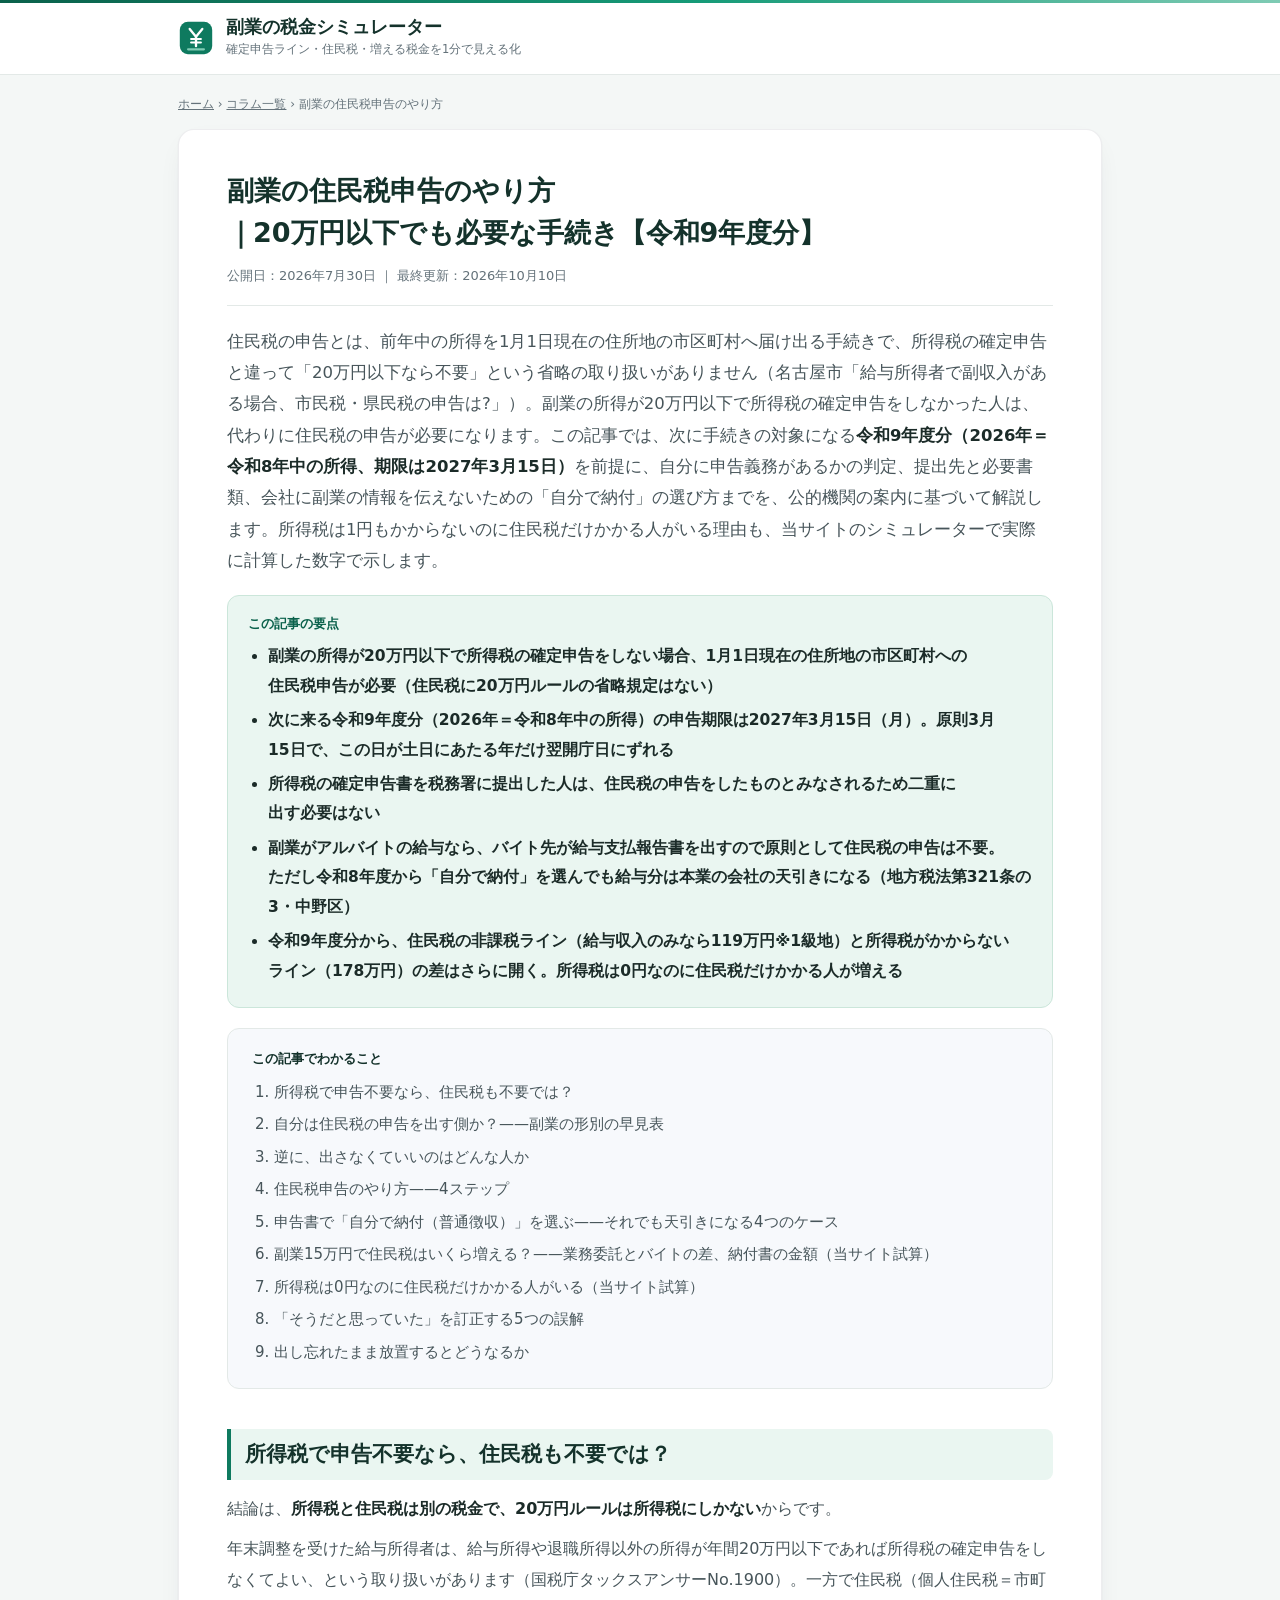
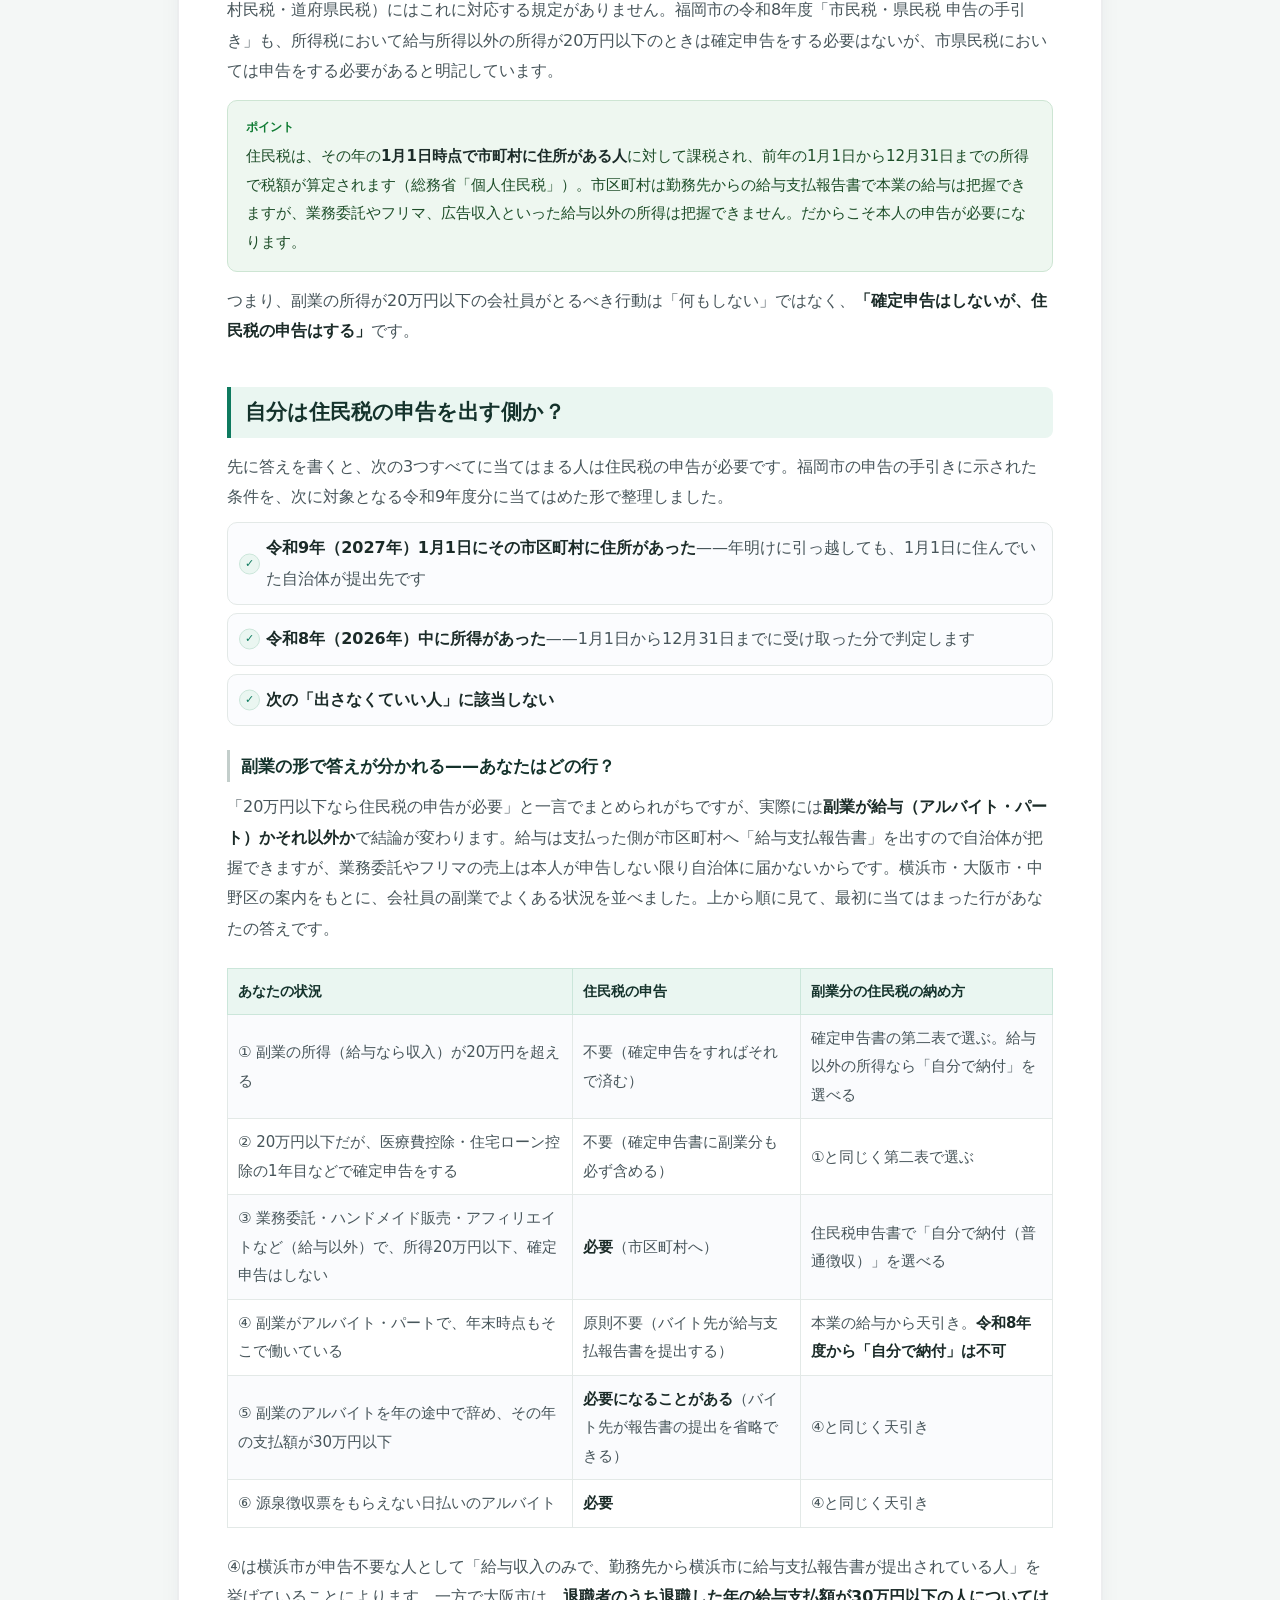
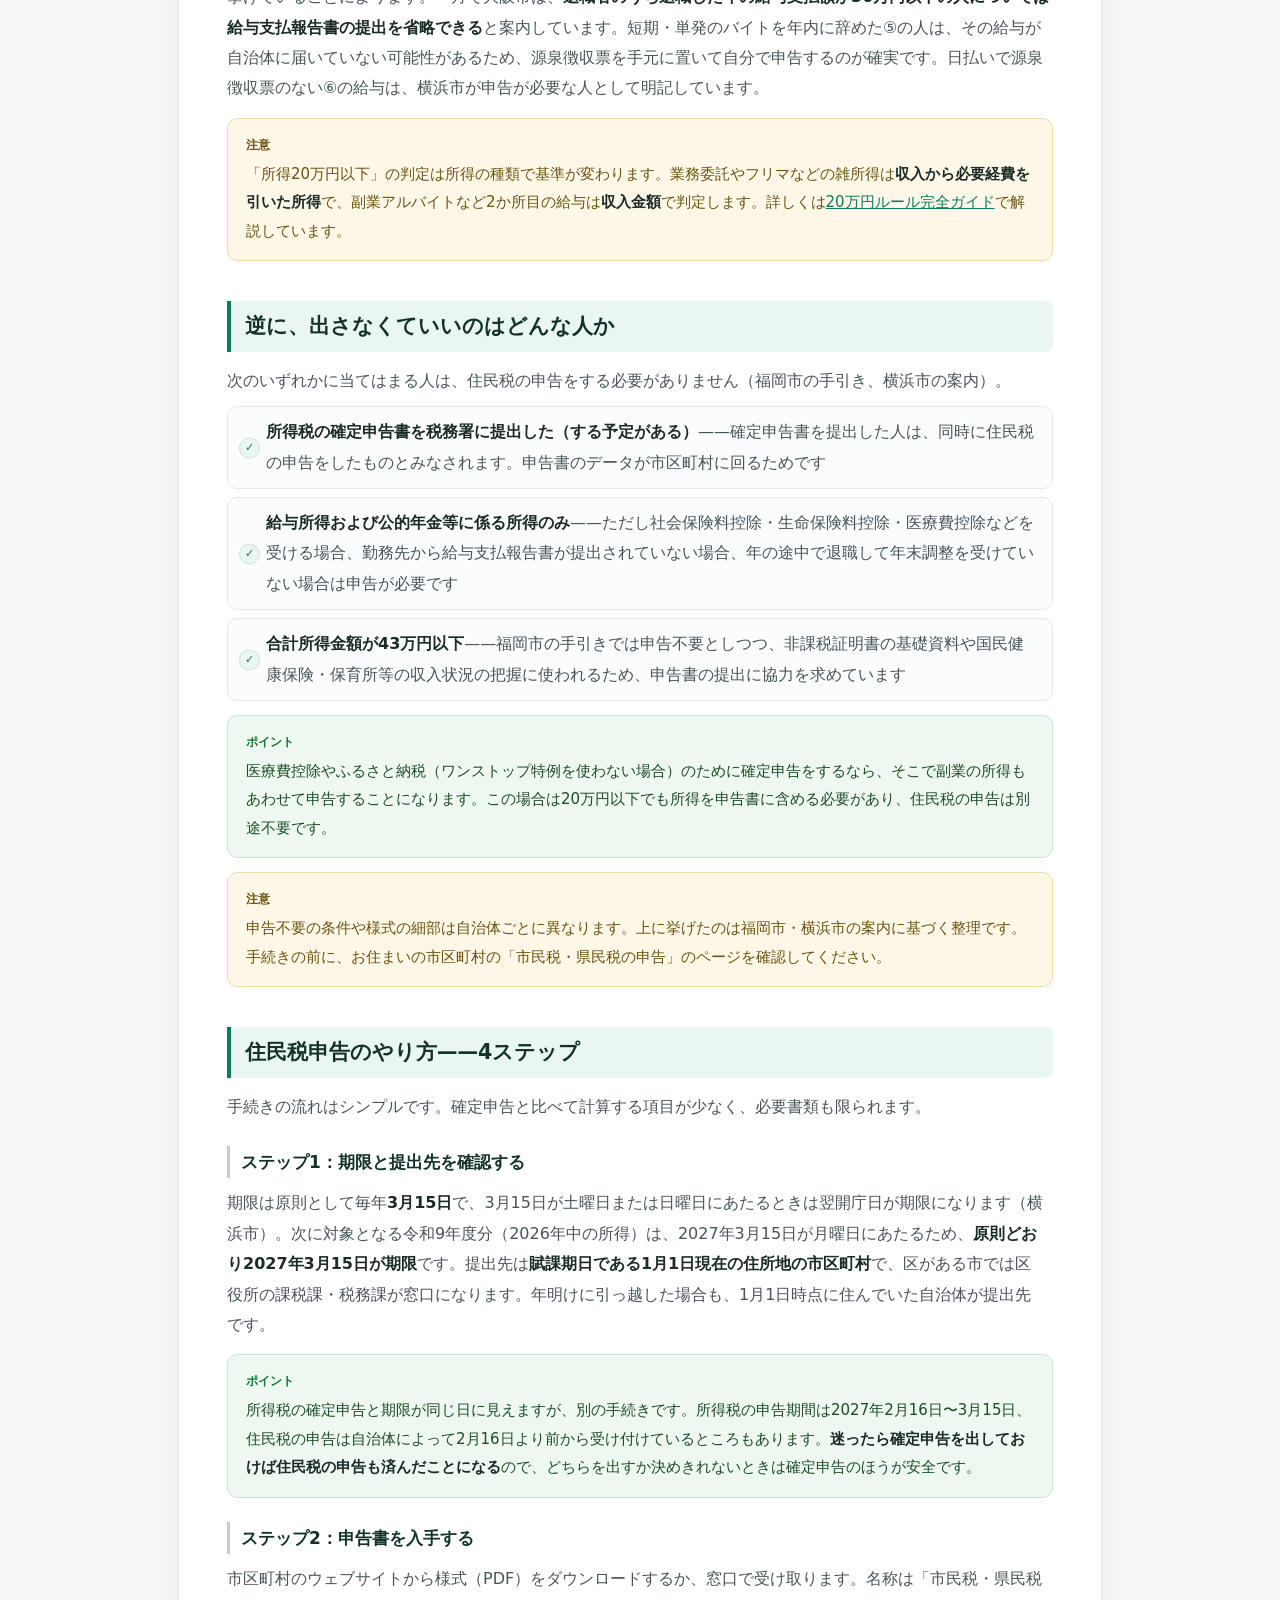
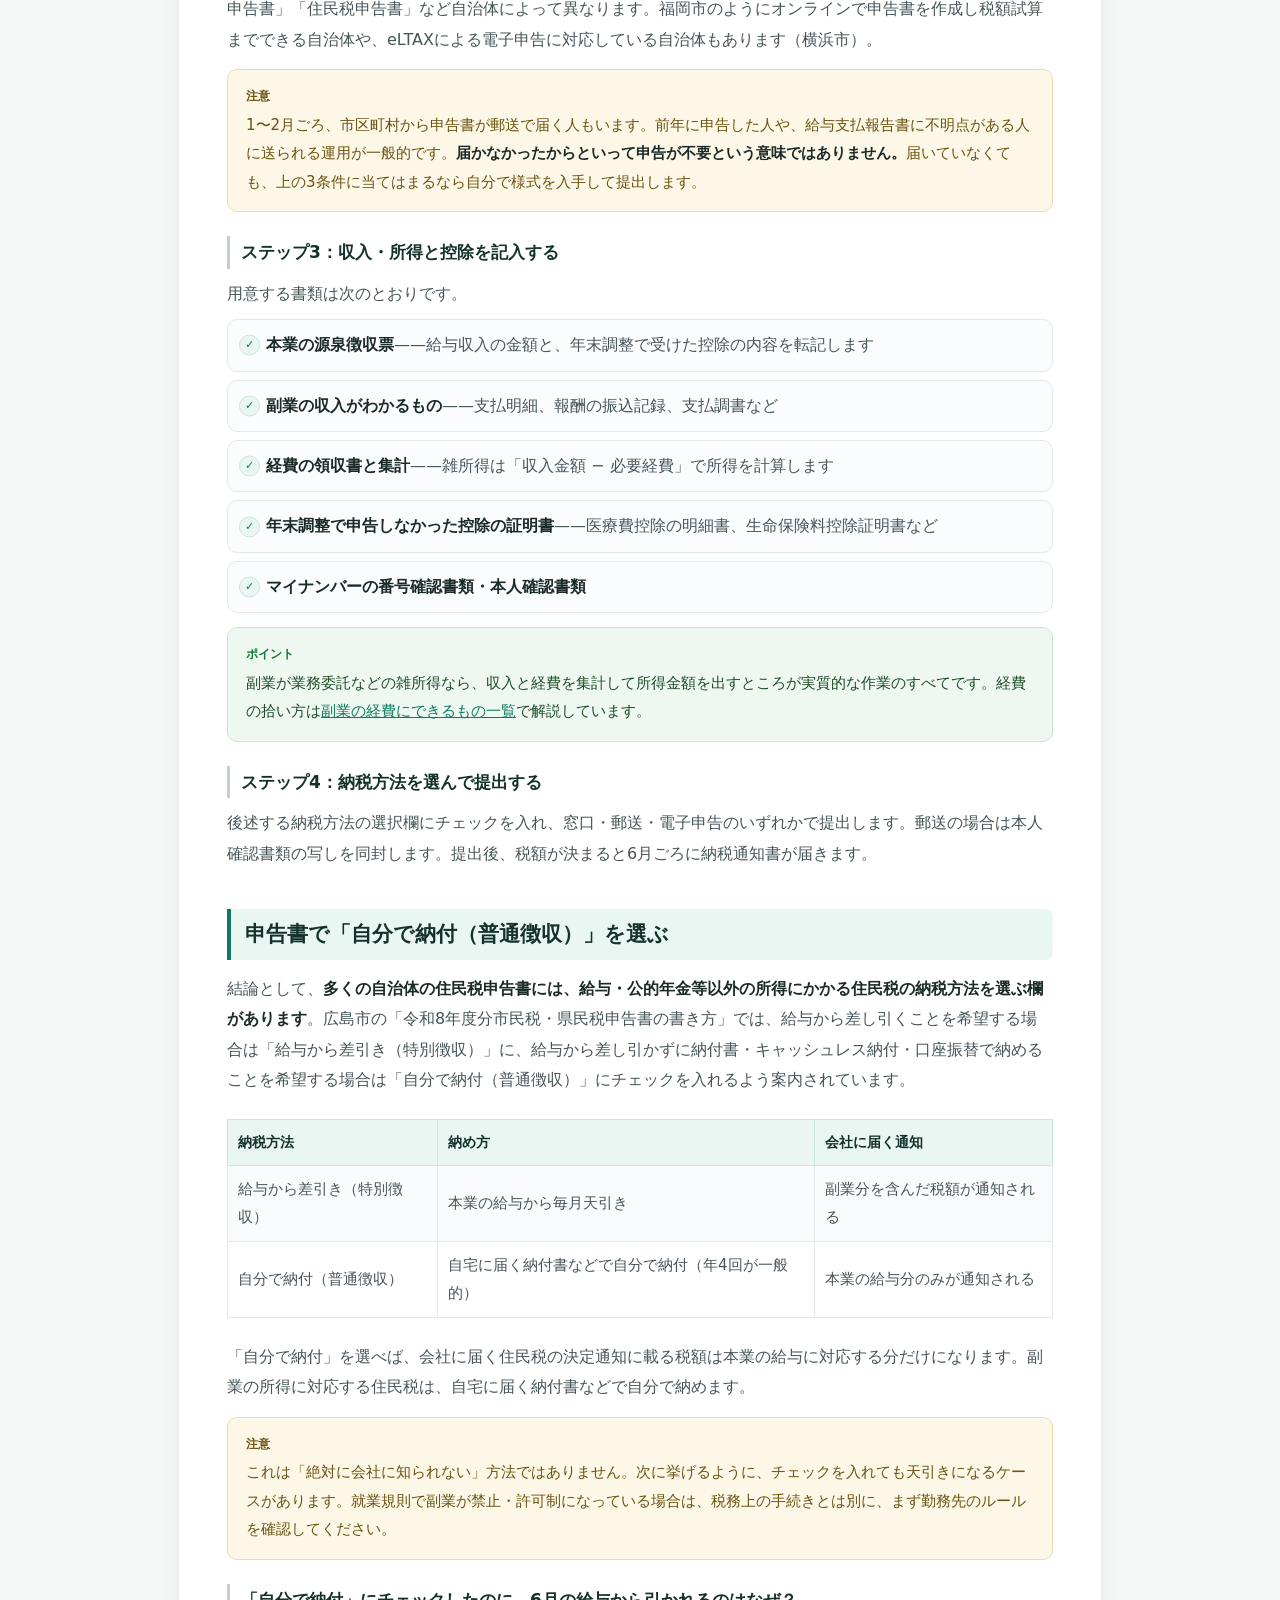
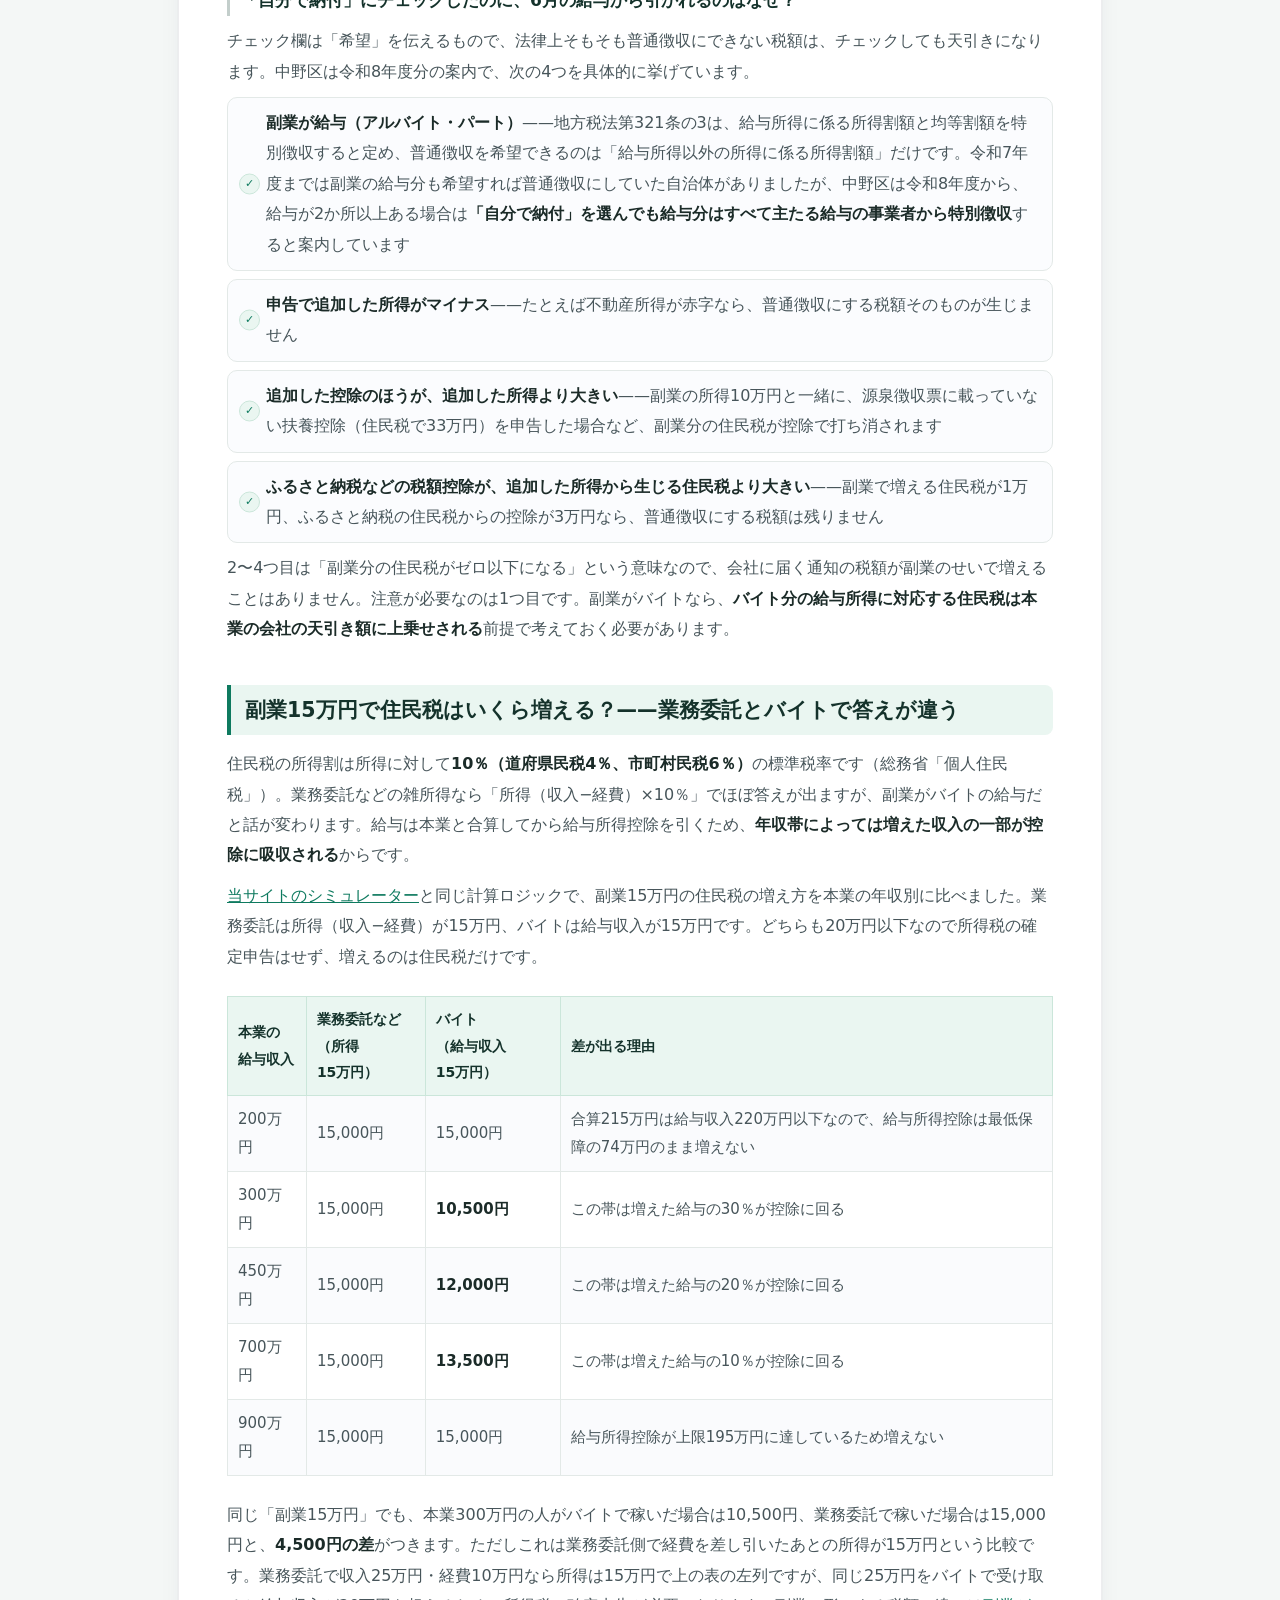
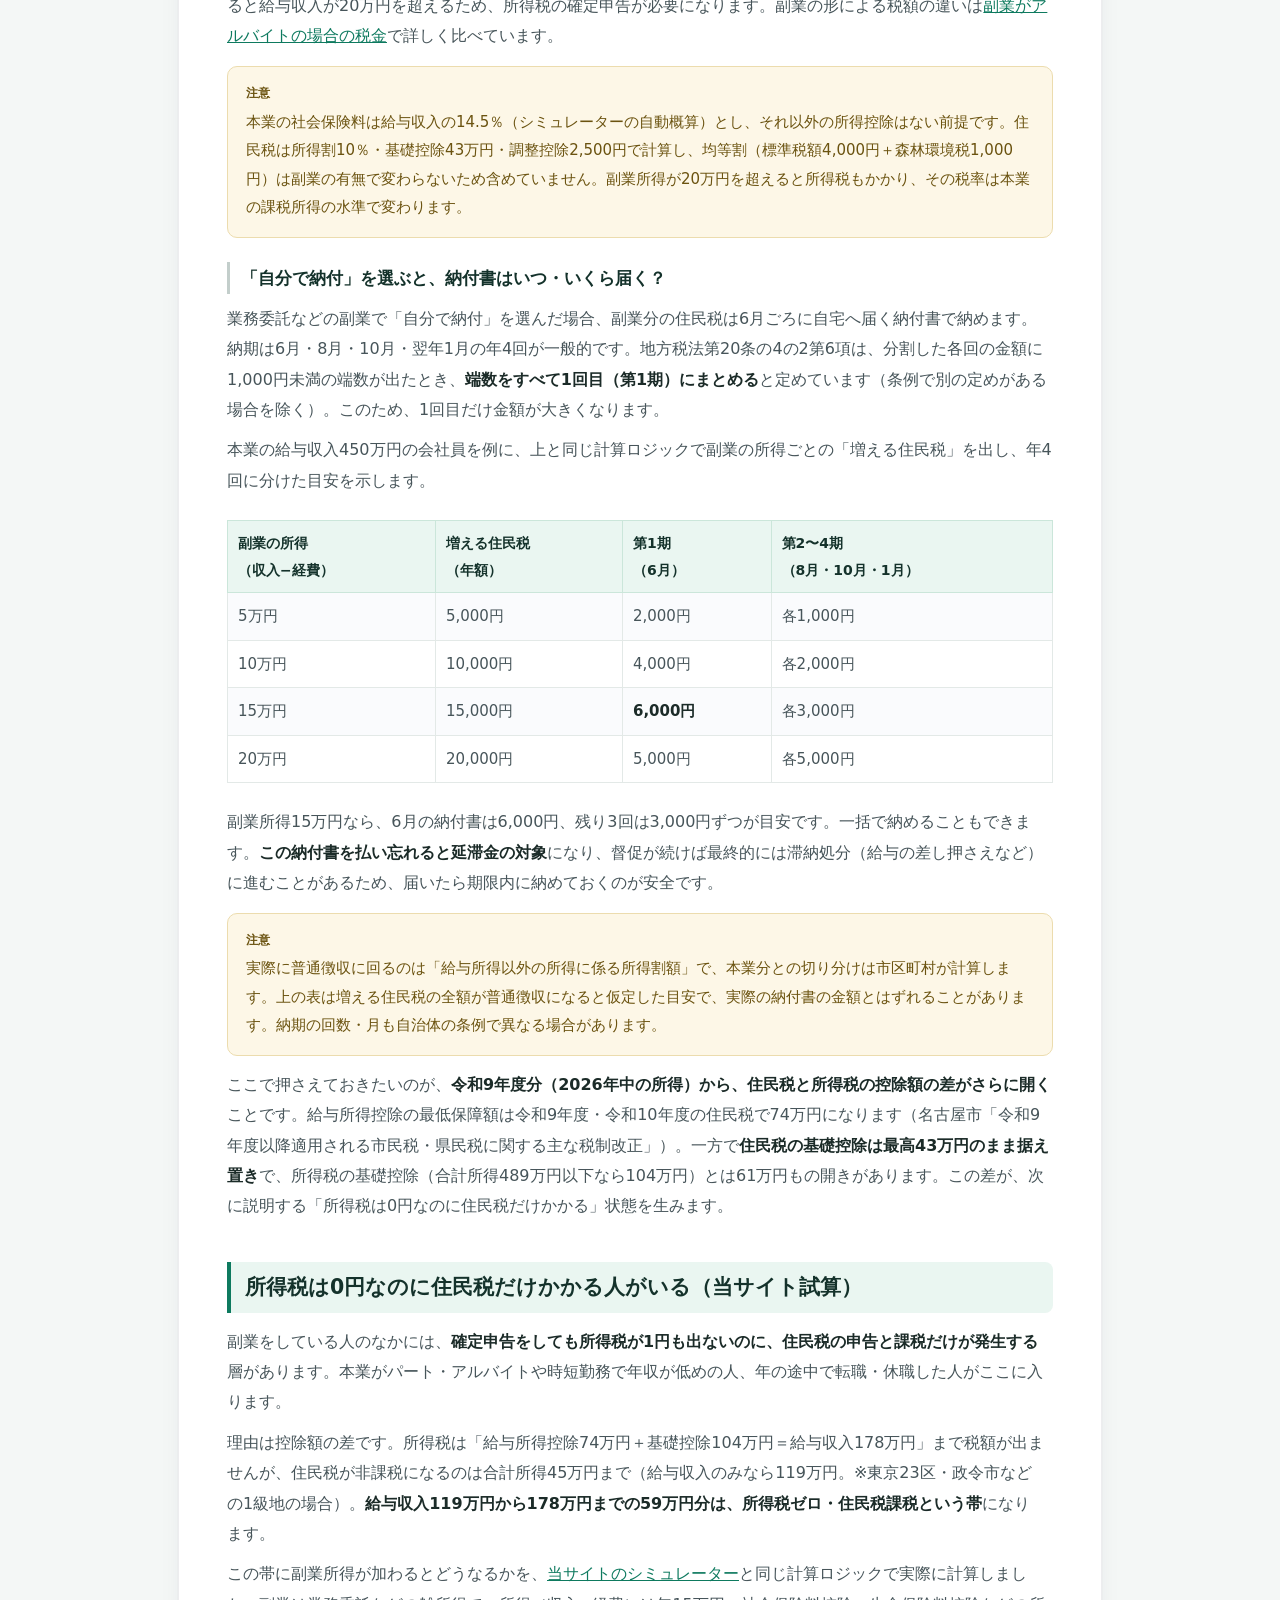
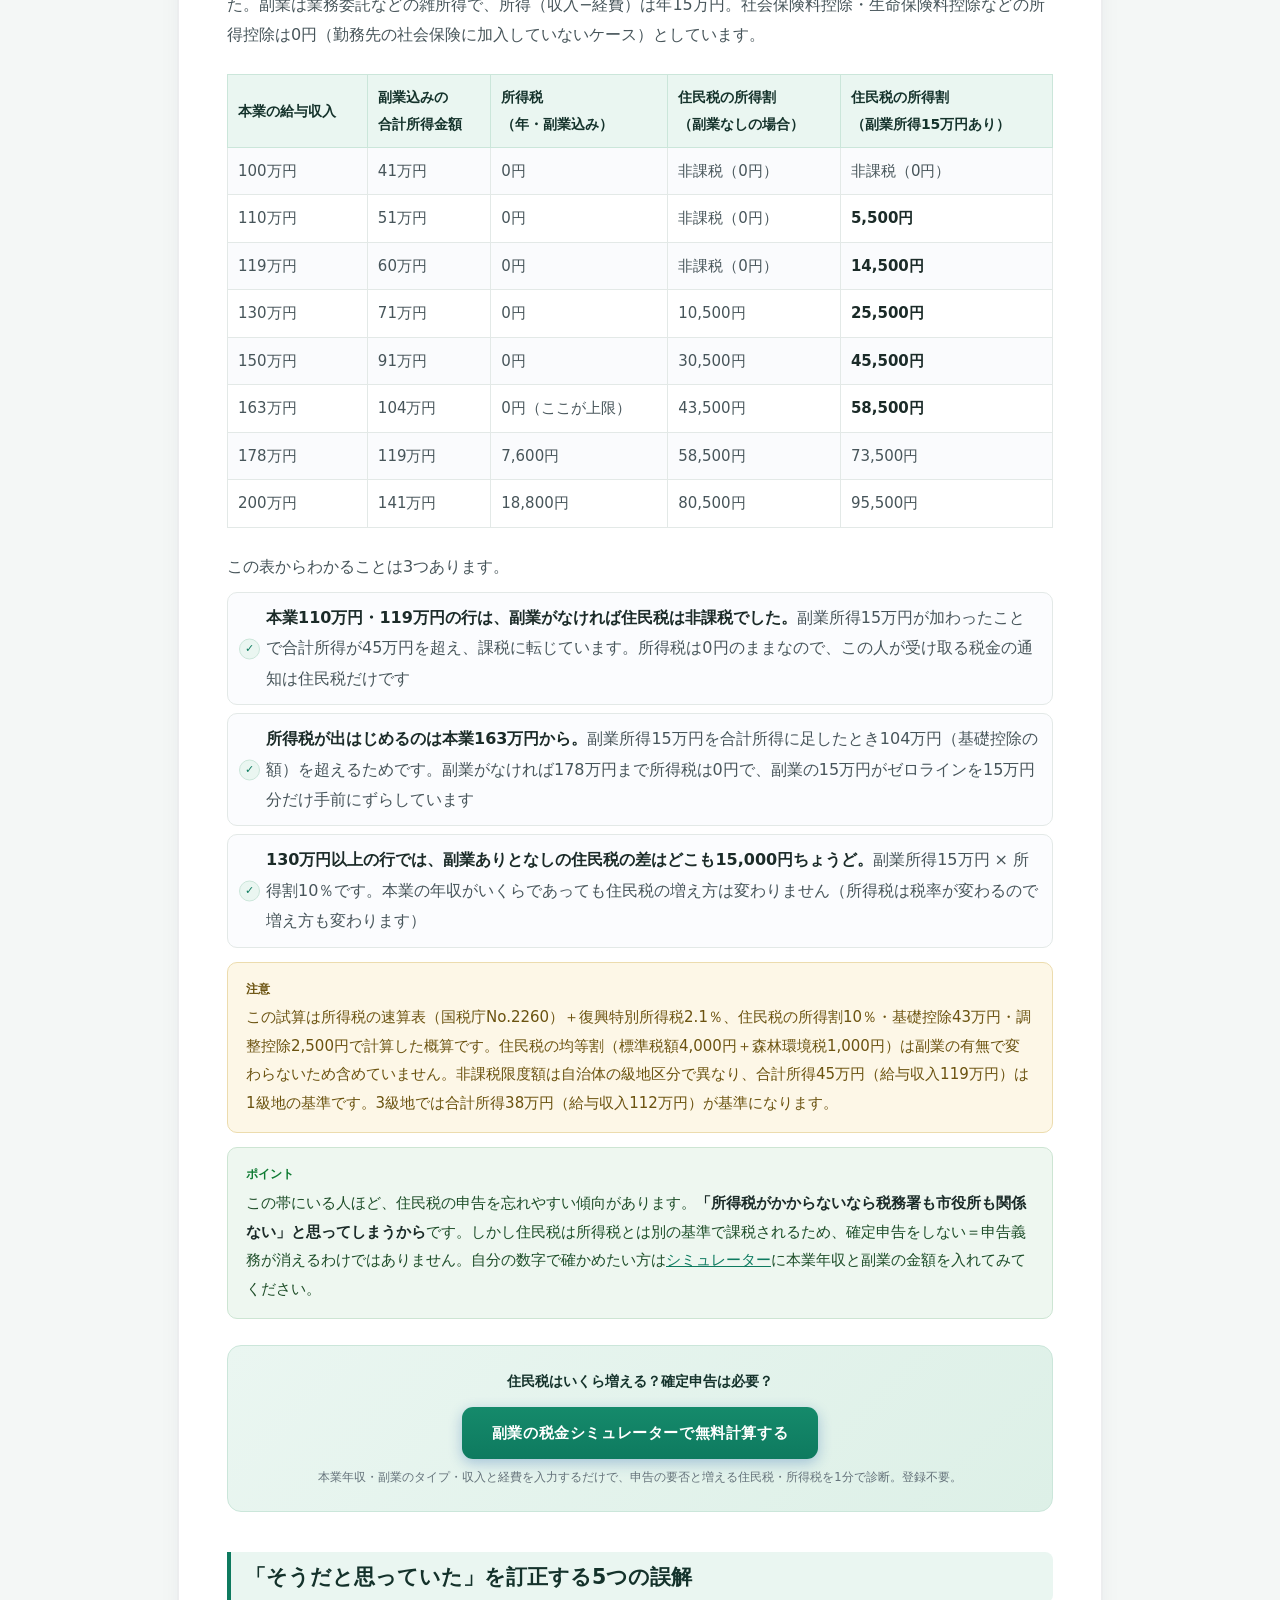
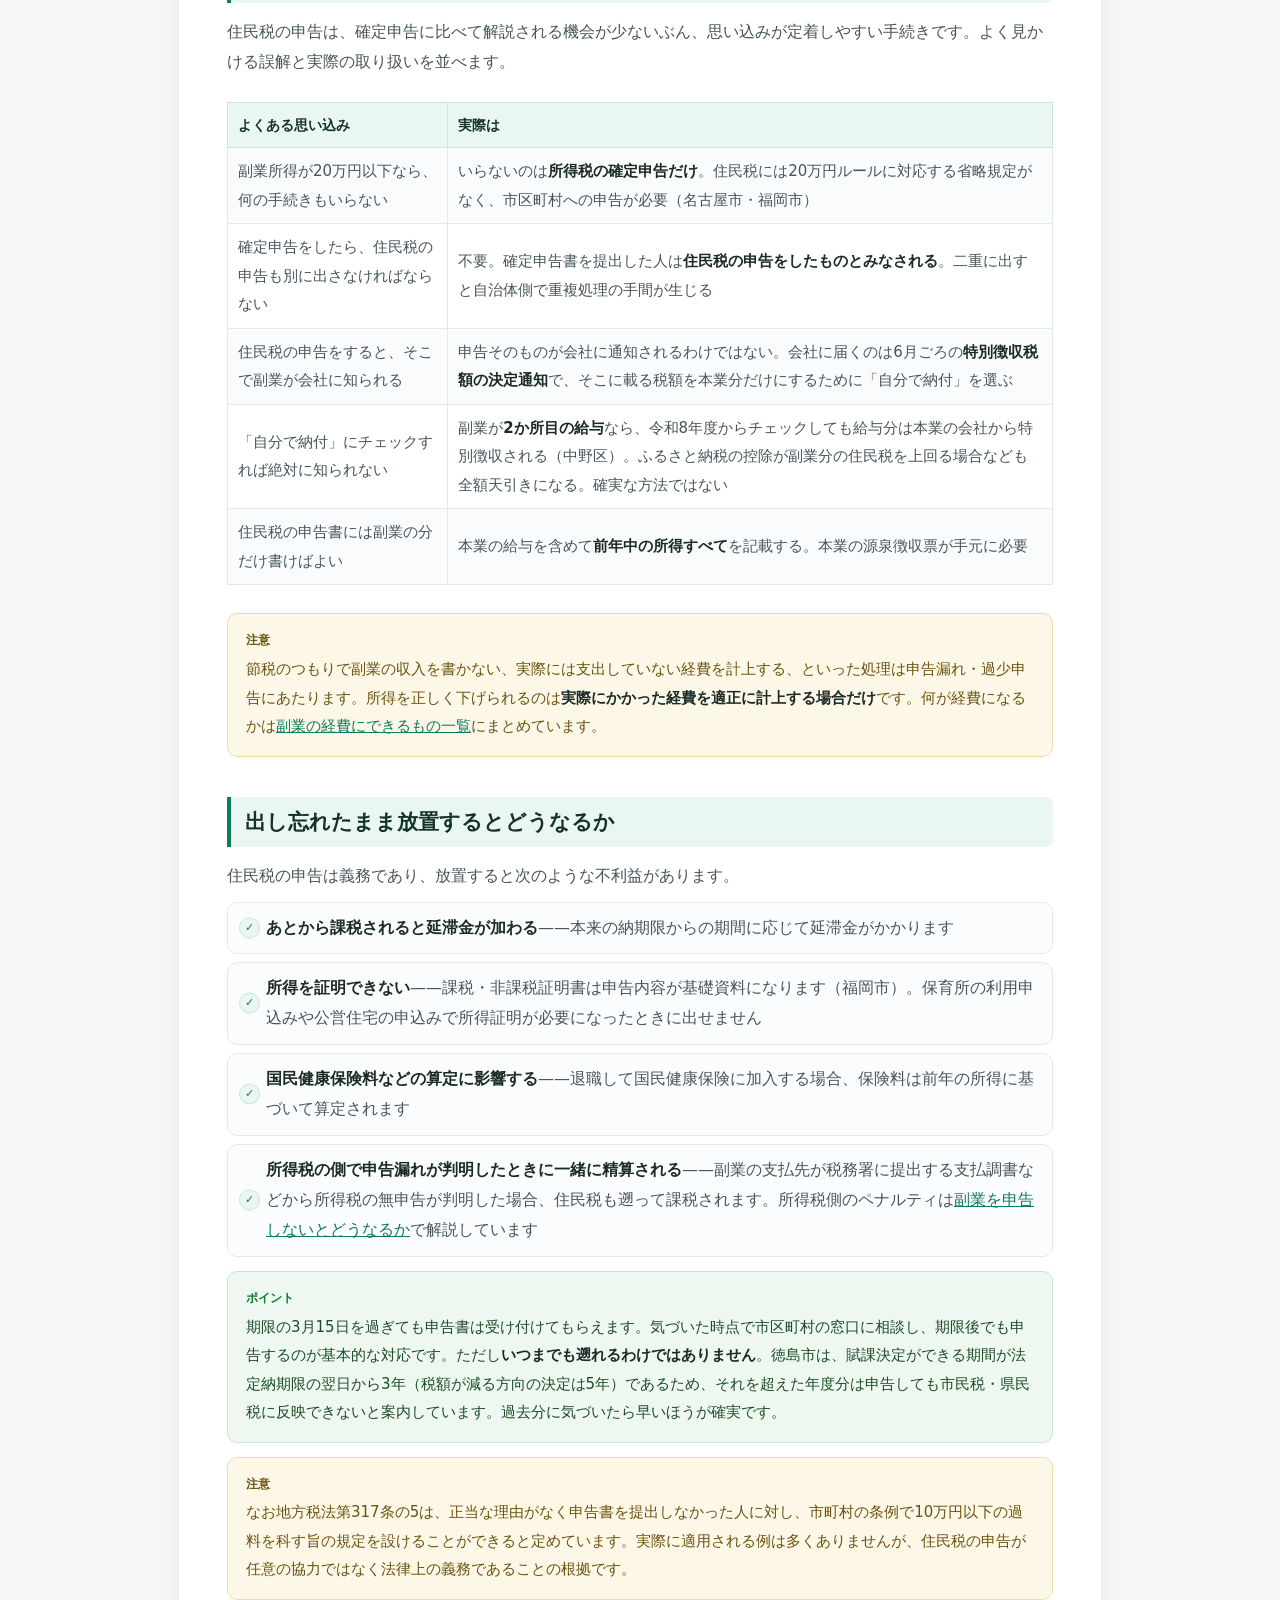
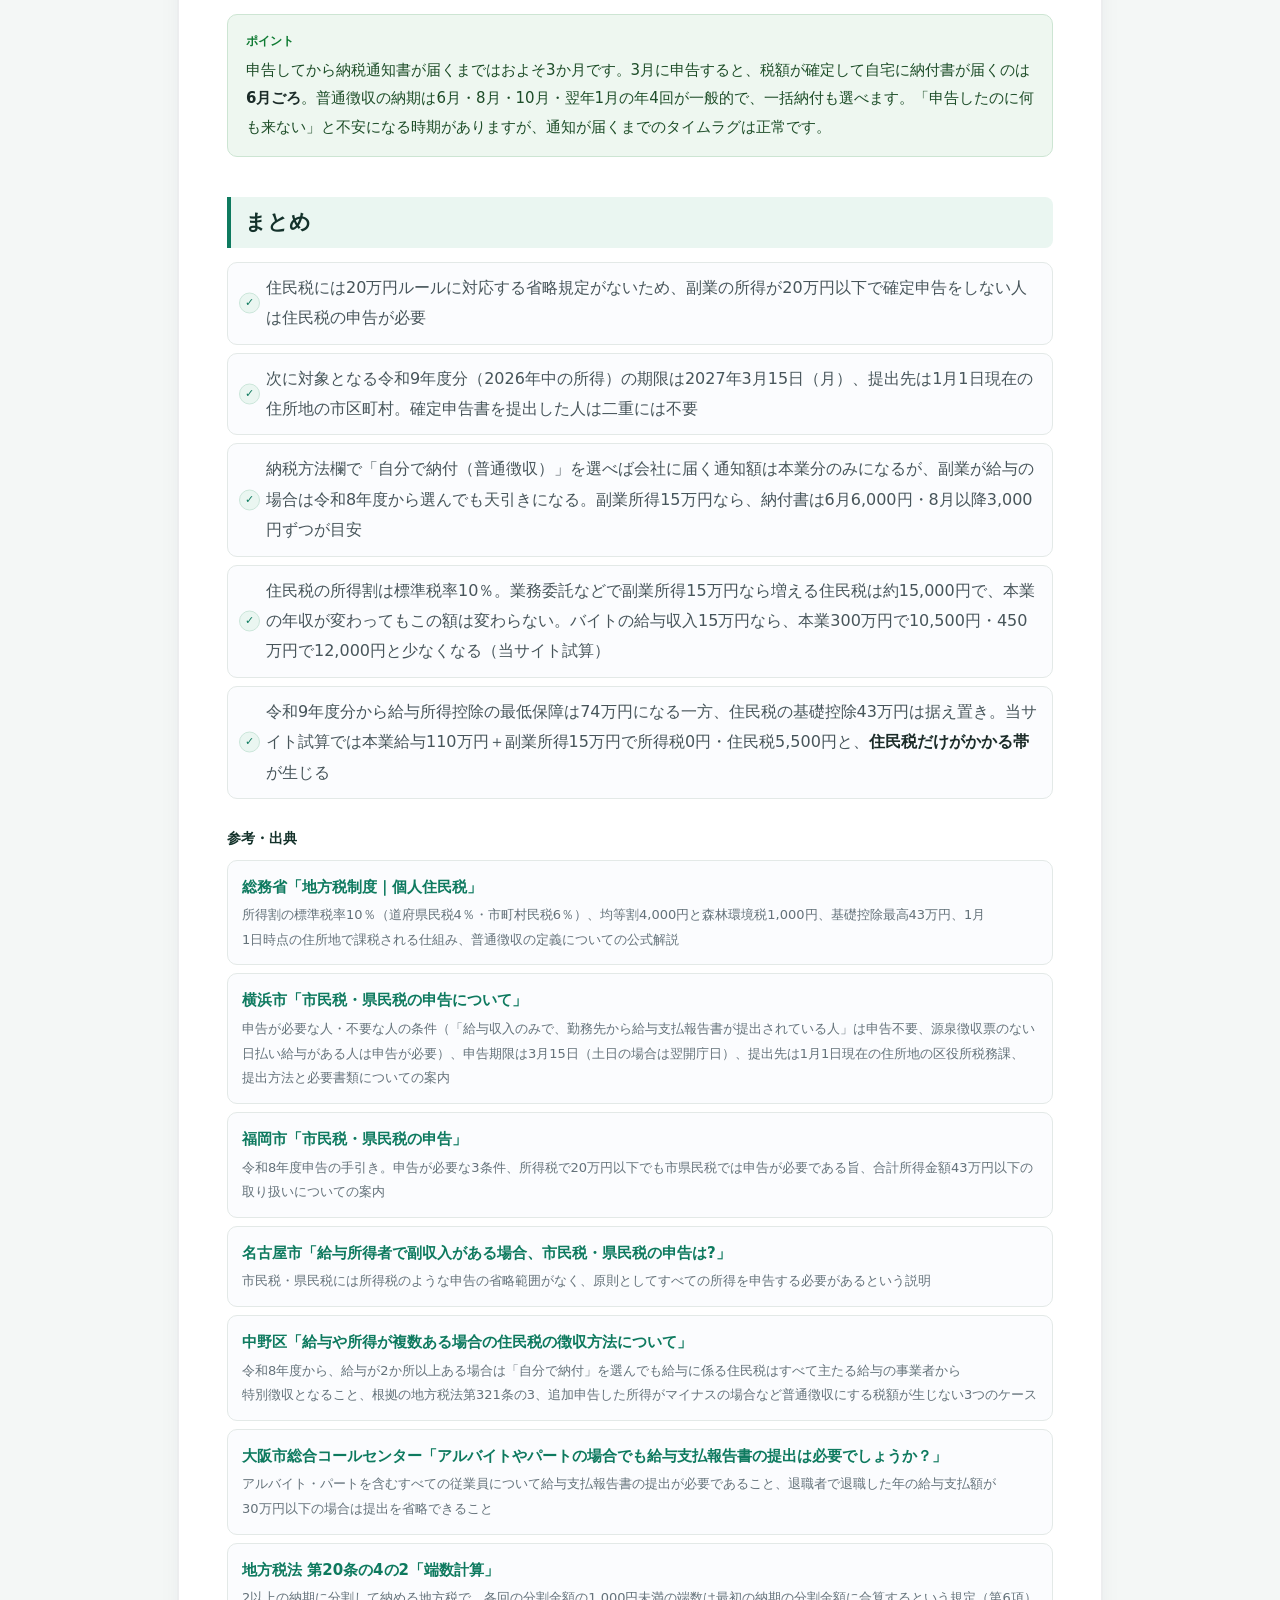
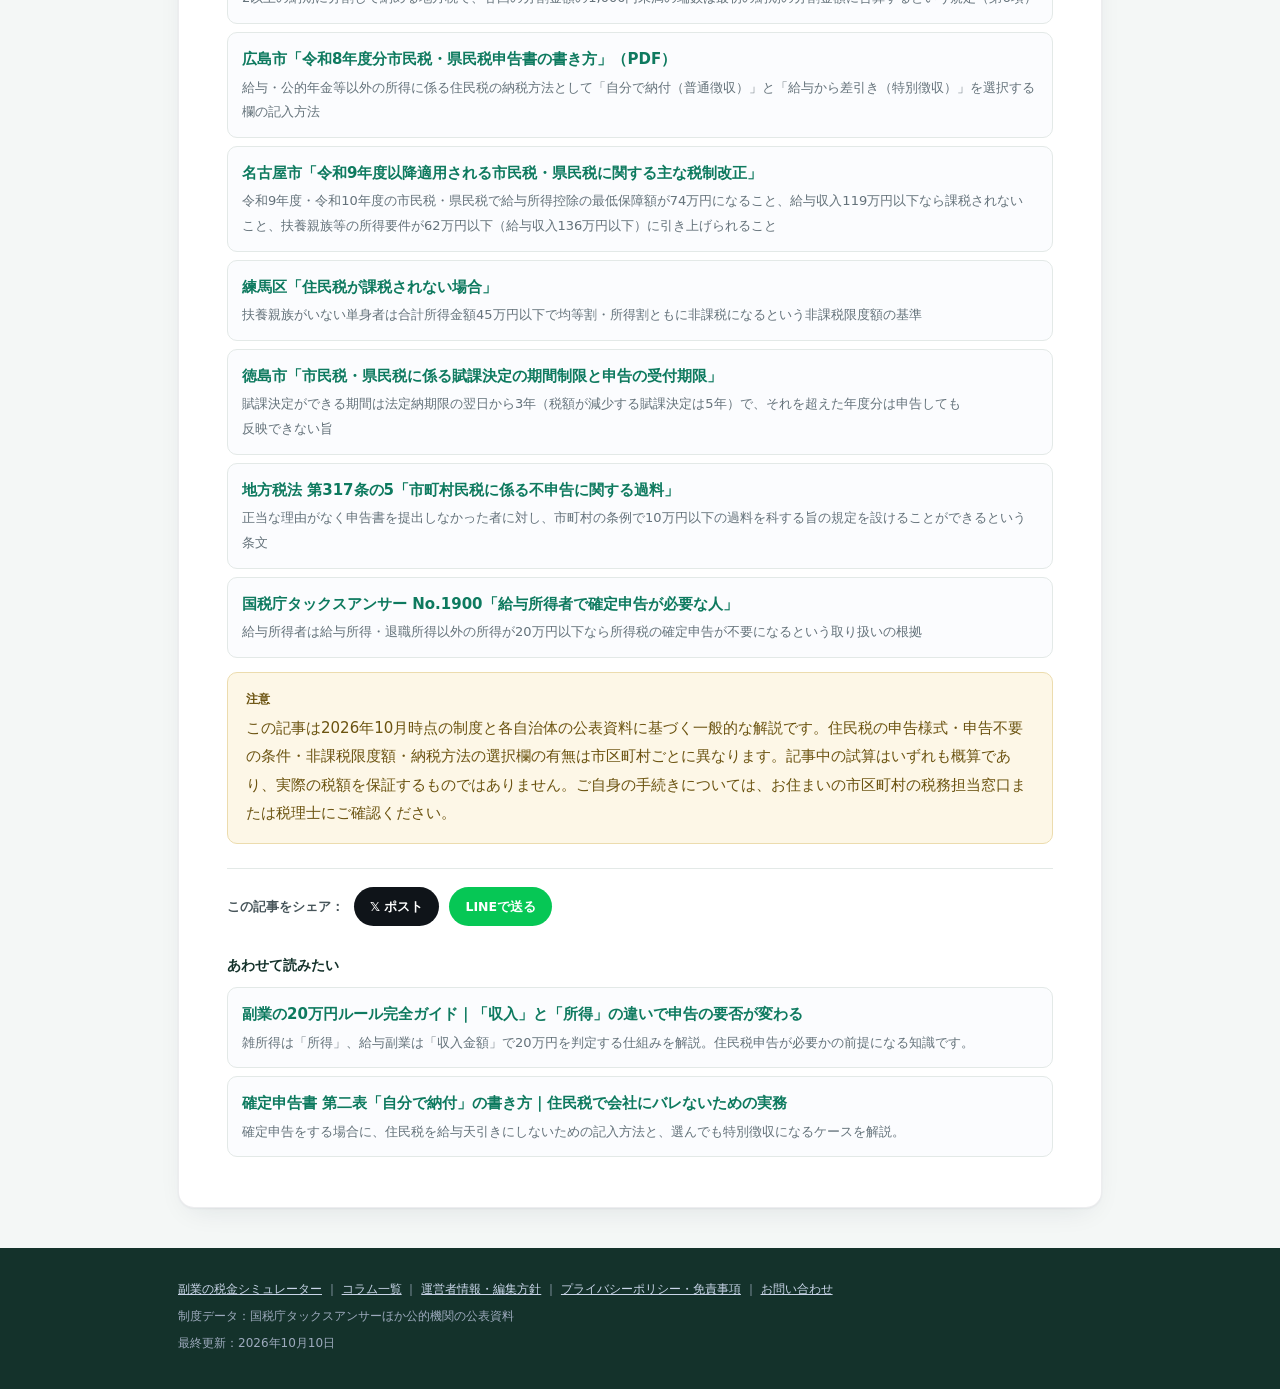
<file: articles/juuminzei-shinkoku-yarikata.html>
<!DOCTYPE html>
<html lang="ja">
<head>
<meta charset="UTF-8">
<meta name="viewport" content="width=device-width, initial-scale=1.0">
<!-- Google tag (gtag.js) -->
<script async src="https://www.googletagmanager.com/gtag/js?id=G-FH1NG08BVZ"></script>
<script>
  window.dataLayer = window.dataLayer || [];
  function gtag(){dataLayer.push(arguments);}
  gtag('js', new Date());
  gtag('config', 'G-FH1NG08BVZ');
</script>
<link rel="icon" type="image/svg+xml" href="/favicon.svg">
<link rel="icon" type="image/png" sizes="32x32" href="/favicon-32.png">
<link rel="apple-touch-icon" href="/apple-touch-icon.png">
<script async src="https://pagead2.googlesyndication.com/pagead/js/adsbygoogle.js?client=ca-pub-9132302948928758" crossorigin="anonymous"></script>
<title>副業の住民税申告のやり方｜20万円以下でも必要【令和9年度分】</title>
<meta name="description" content="副業の所得が20万円以下で確定申告をしない場合、市区町村への住民税申告が必要です。令和9年度分（2026年中の所得・期限2027年3月15日）を前提に、申告が必要な人の条件、提出先と必要書類、「自分で納付」の選び方を解説。所得税が0円でも住民税だけかかる帯の当サイト試算つき。">
<link rel="canonical" href="https://fukugyou-sim.com/articles/juuminzei-shinkoku-yarikata.html">
<meta property="og:image" content="https://fukugyou-sim.com/ogp.png">
<meta name="twitter:card" content="summary_large_image">
<link rel="stylesheet" href="./article.css">
<script type="application/ld+json">
{
  "@context": "https://schema.org",
  "@type": "Article",
  "headline": "副業の住民税申告のやり方——20万円以下でも必要な手続き",
  "datePublished": "2026-07-30",
  "dateModified": "2026-10-10",
  "author": {"@type": "Person", "name": "副業の税金シミュレーター運営者"}
}
</script>
<script type="application/ld+json">
{
  "@context": "https://schema.org",
  "@type": "FAQPage",
  "mainEntity": [
    {
      "@type": "Question",
      "name": "副業の所得が20万円以下なら住民税の申告も不要ですか？",
      "acceptedAnswer": {
        "@type": "Answer",
        "text": "住民税の申告は必要です。給与所得以外の所得が20万円以下なら所得税の確定申告は不要ですが（国税庁タックスアンサーNo.1900）、住民税にはこの省略の取り扱いがありません。名古屋市は市民税・県民税には所得税のような申告の省略範囲はなく原則としてすべての所得を申告する必要があると案内しており、福岡市の令和8年度申告の手引きも、所得税で20万円以下のときは確定申告の必要はないが市県民税においては申告をする必要があると明記しています。所得税の確定申告書を提出した場合は住民税の申告をしたものとみなされるため、別途の住民税申告は不要です。"
      }
    },
    {
      "@type": "Question",
      "name": "副業の住民税申告はどこに提出し、期限はいつですか？",
      "acceptedAnswer": {
        "@type": "Answer",
        "text": "提出先は賦課期日である1月1日現在の住所地の市区町村（区がある市では区役所の課税課など）です。期限は原則として毎年3月15日で、3月15日が土曜日・日曜日にあたる場合は翌開庁日となります。次に来る令和9年度分（2026年＝令和8年中の所得）は、2027年3月15日が月曜日にあたるため、原則どおり2027年3月15日が期限になります。提出方法は窓口・郵送のほか、eLTAXによる電子申告やオンライン作成に対応する自治体もあります。"
      }
    },
    {
      "@type": "Question",
      "name": "住民税の申告書で「自分で納付」を選べば会社に副業は知られませんか？",
      "acceptedAnswer": {
        "@type": "Answer",
        "text": "確実にとは言えませんが、会社に届く住民税の通知額を本業分のみにする効果があります。多くの自治体の市民税・県民税申告書には、給与・公的年金等以外の所得に係る住民税の納税方法として「自分で納付（普通徴収）」と「給与から差引き（特別徴収）」を選ぶ欄があります（広島市の市民税・県民税申告書の書き方）。ただし副業が2か所目の給与（アルバイト・パート）の場合、給与所得に係る住民税は地方税法第321条の3により特別徴収とされ、中野区などは令和8年度から「自分で納付」を選んでも給与分はすべて主たる給与の事業者から特別徴収すると案内しています。また追加した所得がマイナスの場合、追加した控除が追加した所得より大きい場合、ふるさと納税などの税額控除が追加した所得から生じる住民税より大きい場合は、普通徴収にする税額が生じないため全額が特別徴収になります。"
      }
    }
  ]
}
</script>
</head>
<body>

<header class="site">
  <div class="wrap">
    <svg class="logo-mark" viewBox="0 0 40 40" aria-hidden="true">
      <rect x="2" y="2" width="36" height="36" rx="9" fill="#0e7a5f"/>
      <path d="M13 10 L20 18.5 L27 10" fill="none" stroke="#fff" stroke-width="2.6" stroke-linecap="round" stroke-linejoin="round"/>
      <path d="M20 18.5 V29" fill="none" stroke="#fff" stroke-width="2.6" stroke-linecap="round"/>
      <path d="M14.5 21 H25.5 M14.5 25 H25.5" fill="none" stroke="#fff" stroke-width="2.2" stroke-linecap="round"/>
      <rect x="10" y="31.4" width="20" height="2.4" rx="1.2" fill="#7fcbb4"/>
    </svg>
    <div class="logo-text">
      <div class="logo"><a href="../">副業の税金シミュレーター</a></div>
      <div class="logo-sub">確定申告ライン・住民税・増える税金を1分で見える化</div>
    </div>
  </div>
</header>

<div class="wrap">
  <nav class="breadcrumb"><a href="../">ホーム</a> › <a href="./">コラム一覧</a> › 副業の住民税申告のやり方</nav>

  <article class="card">
    <h1>副業の住民税申告のやり方<br>｜20万円以下でも必要な手続き【令和9年度分】</h1>
    <p class="meta">公開日：2026年7月30日 ｜ 最終更新：2026年10月10日</p>

    <p class="lead">住民税の申告とは、前年中の所得を1月1日現在の住所地の市区町村へ届け出る手続きで、所得税の確定申告と違って「20万円以下なら不要」という省略の取り扱いがありません（名古屋市「給与所得者で副収入がある場合、市民税・県民税の申告は?」）。副業の所得が20万円以下で所得税の確定申告をしなかった人は、代わりに住民税の申告が必要になります。この記事では、次に手続きの対象になる<strong>令和9年度分（2026年＝令和8年中の所得、期限は2027年3月15日）</strong>を前提に、自分に申告義務があるかの判定、提出先と必要書類、会社に副業の情報を伝えないための「自分で納付」の選び方までを、公的機関の案内に基づいて解説します。所得税は1円もかからないのに住民税だけかかる人がいる理由も、当サイトのシミュレーターで実際に計算した数字で示します。</p>

    <div class="keypoints">
      <div class="k-title">この記事の要点</div>
      <ul>
        <li>副業の所得が20万円以下で所得税の確定申告をしない場合、1月1日現在の住所地の市区町村への住民税申告が必要（住民税に20万円ルールの省略規定はない）</li>
        <li>次に来る令和9年度分（2026年＝令和8年中の所得）の申告期限は<strong>2027年3月15日（月）</strong>。原則3月15日で、この日が土日にあたる年だけ翌開庁日にずれる</li>
        <li>所得税の確定申告書を税務署に提出した人は、住民税の申告をしたものとみなされるため二重に出す必要はない</li>
        <li>副業がアルバイトの給与なら、バイト先が給与支払報告書を出すので原則として住民税の申告は不要。ただし<strong>令和8年度から「自分で納付」を選んでも給与分は本業の会社の天引きになる</strong>（地方税法第321条の3・中野区）</li>
        <li>令和9年度分から、住民税の非課税ライン（給与収入のみなら119万円※1級地）と所得税がかからないライン（178万円）の差はさらに開く。<strong>所得税は0円なのに住民税だけかかる</strong>人が増える</li>
      </ul>
    </div>

    <div class="toc">
      <div class="toc-title">この記事でわかること</div>
      <ol>
        <li>所得税で申告不要なら、住民税も不要では？</li>
        <li>自分は住民税の申告を出す側か？——副業の形別の早見表</li>
        <li>逆に、出さなくていいのはどんな人か</li>
        <li>住民税申告のやり方——4ステップ</li>
        <li>申告書で「自分で納付（普通徴収）」を選ぶ——それでも天引きになる4つのケース</li>
        <li>副業15万円で住民税はいくら増える？——業務委託とバイトの差、納付書の金額（当サイト試算）</li>
        <li>所得税は0円なのに住民税だけかかる人がいる（当サイト試算）</li>
        <li>「そうだと思っていた」を訂正する5つの誤解</li>
        <li>出し忘れたまま放置するとどうなるか</li>
      </ol>
    </div>

    <h2>所得税で申告不要なら、住民税も不要では？</h2>
    <p>結論は、<strong>所得税と住民税は別の税金で、20万円ルールは所得税にしかない</strong>からです。</p>
    <p>年末調整を受けた給与所得者は、給与所得や退職所得以外の所得が年間20万円以下であれば所得税の確定申告をしなくてよい、という取り扱いがあります（国税庁タックスアンサーNo.1900）。一方で住民税（個人住民税＝市町村民税・道府県民税）にはこれに対応する規定がありません。福岡市の令和8年度「市民税・県民税 申告の手引き」も、所得税において給与所得以外の所得が20万円以下のときは確定申告をする必要はないが、市県民税においては申告をする必要があると明記しています。</p>
    <div class="point">住民税は、その年の<strong>1月1日時点で市町村に住所がある人</strong>に対して課税され、前年の1月1日から12月31日までの所得で税額が算定されます（総務省「個人住民税」）。市区町村は勤務先からの給与支払報告書で本業の給与は把握できますが、業務委託やフリマ、広告収入といった給与以外の所得は把握できません。だからこそ本人の申告が必要になります。</div>
    <p>つまり、副業の所得が20万円以下の会社員がとるべき行動は「何もしない」ではなく、<strong>「確定申告はしないが、住民税の申告はする」</strong>です。</p>

    <h2>自分は住民税の申告を出す側か？</h2>
    <p>先に答えを書くと、次の3つすべてに当てはまる人は住民税の申告が必要です。福岡市の申告の手引きに示された条件を、次に対象となる令和9年度分に当てはめた形で整理しました。</p>
    <ul class="checklist">
      <li><strong>令和9年（2027年）1月1日にその市区町村に住所があった</strong>——年明けに引っ越しても、1月1日に住んでいた自治体が提出先です</li>
      <li><strong>令和8年（2026年）中に所得があった</strong>——1月1日から12月31日までに受け取った分で判定します</li>
      <li><strong>次の「出さなくていい人」に該当しない</strong></li>
    </ul>
    <h3>副業の形で答えが分かれる——あなたはどの行？</h3>
    <p>「20万円以下なら住民税の申告が必要」と一言でまとめられがちですが、実際には<strong>副業が給与（アルバイト・パート）かそれ以外か</strong>で結論が変わります。給与は支払った側が市区町村へ「給与支払報告書」を出すので自治体が把握できますが、業務委託やフリマの売上は本人が申告しない限り自治体に届かないからです。横浜市・大阪市・中野区の案内をもとに、会社員の副業でよくある状況を並べました。上から順に見て、最初に当てはまった行があなたの答えです。</p>
    <div class="table-scroll">
      <table class="info">
        <tr><th>あなたの状況</th><th>住民税の申告</th><th>副業分の住民税の納め方</th></tr>
        <tr><td>① 副業の所得（給与なら収入）が20万円を超える</td><td>不要（確定申告をすればそれで済む）</td><td>確定申告書の第二表で選ぶ。給与以外の所得なら「自分で納付」を選べる</td></tr>
        <tr><td>② 20万円以下だが、医療費控除・住宅ローン控除の1年目などで確定申告をする</td><td>不要（確定申告書に副業分も必ず含める）</td><td>①と同じく第二表で選ぶ</td></tr>
        <tr><td>③ 業務委託・ハンドメイド販売・アフィリエイトなど（給与以外）で、所得20万円以下、確定申告はしない</td><td><strong>必要</strong>（市区町村へ）</td><td>住民税申告書で「自分で納付（普通徴収）」を選べる</td></tr>
        <tr><td>④ 副業がアルバイト・パートで、年末時点もそこで働いている</td><td>原則不要（バイト先が給与支払報告書を提出する）</td><td>本業の給与から天引き。<strong>令和8年度から「自分で納付」は不可</strong></td></tr>
        <tr><td>⑤ 副業のアルバイトを年の途中で辞め、その年の支払額が30万円以下</td><td><strong>必要になることがある</strong>（バイト先が報告書の提出を省略できる）</td><td>④と同じく天引き</td></tr>
        <tr><td>⑥ 源泉徴収票をもらえない日払いのアルバイト</td><td><strong>必要</strong></td><td>④と同じく天引き</td></tr>
      </table>
    </div>
    <p>④は横浜市が申告不要な人として「給与収入のみで、勤務先から横浜市に給与支払報告書が提出されている人」を挙げていることによります。一方で大阪市は、<strong>退職者のうち退職した年の給与支払額が30万円以下の人については給与支払報告書の提出を省略できる</strong>と案内しています。短期・単発のバイトを年内に辞めた⑤の人は、その給与が自治体に届いていない可能性があるため、源泉徴収票を手元に置いて自分で申告するのが確実です。日払いで源泉徴収票のない⑥の給与は、横浜市が申告が必要な人として明記しています。</p>
    <div class="caution">「所得20万円以下」の判定は所得の種類で基準が変わります。業務委託やフリマなどの雑所得は<strong>収入から必要経費を引いた所得</strong>で、副業アルバイトなど2か所目の給与は<strong>収入金額</strong>で判定します。詳しくは<a href="./20man-en-rule-guide.html">20万円ルール完全ガイド</a>で解説しています。</div>

    <h2>逆に、出さなくていいのはどんな人か</h2>
    <p>次のいずれかに当てはまる人は、住民税の申告をする必要がありません（福岡市の手引き、横浜市の案内）。</p>
    <ul class="checklist">
      <li><strong>所得税の確定申告書を税務署に提出した（する予定がある）</strong>——確定申告書を提出した人は、同時に住民税の申告をしたものとみなされます。申告書のデータが市区町村に回るためです</li>
      <li><strong>給与所得および公的年金等に係る所得のみ</strong>——ただし社会保険料控除・生命保険料控除・医療費控除などを受ける場合、勤務先から給与支払報告書が提出されていない場合、年の途中で退職して年末調整を受けていない場合は申告が必要です</li>
      <li><strong>合計所得金額が43万円以下</strong>——福岡市の手引きでは申告不要としつつ、非課税証明書の基礎資料や国民健康保険・保育所等の収入状況の把握に使われるため、申告書の提出に協力を求めています</li>
    </ul>
    <div class="point">医療費控除やふるさと納税（ワンストップ特例を使わない場合）のために確定申告をするなら、そこで副業の所得もあわせて申告することになります。この場合は20万円以下でも所得を申告書に含める必要があり、住民税の申告は別途不要です。</div>
    <div class="caution">申告不要の条件や様式の細部は自治体ごとに異なります。上に挙げたのは福岡市・横浜市の案内に基づく整理です。手続きの前に、お住まいの市区町村の「市民税・県民税の申告」のページを確認してください。</div>

    <h2>住民税申告のやり方——4ステップ</h2>
    <p>手続きの流れはシンプルです。確定申告と比べて計算する項目が少なく、必要書類も限られます。</p>

    <h3>ステップ1：期限と提出先を確認する</h3>
    <p>期限は原則として毎年<strong>3月15日</strong>で、3月15日が土曜日または日曜日にあたるときは翌開庁日が期限になります（横浜市）。次に対象となる令和9年度分（2026年中の所得）は、2027年3月15日が月曜日にあたるため、<strong>原則どおり2027年3月15日が期限</strong>です。提出先は<strong>賦課期日である1月1日現在の住所地の市区町村</strong>で、区がある市では区役所の課税課・税務課が窓口になります。年明けに引っ越した場合も、1月1日時点に住んでいた自治体が提出先です。</p>
    <div class="point">所得税の確定申告と期限が同じ日に見えますが、別の手続きです。所得税の申告期間は2027年2月16日〜3月15日、住民税の申告は自治体によって2月16日より前から受け付けているところもあります。<strong>迷ったら確定申告を出しておけば住民税の申告も済んだことになる</strong>ので、どちらを出すか決めきれないときは確定申告のほうが安全です。</div>

    <h3>ステップ2：申告書を入手する</h3>
    <p>市区町村のウェブサイトから様式（PDF）をダウンロードするか、窓口で受け取ります。名称は「市民税・県民税申告書」「住民税申告書」など自治体によって異なります。福岡市のようにオンラインで申告書を作成し税額試算までできる自治体や、eLTAXによる電子申告に対応している自治体もあります（横浜市）。</p>
    <div class="caution">1〜2月ごろ、市区町村から申告書が郵送で届く人もいます。前年に申告した人や、給与支払報告書に不明点がある人に送られる運用が一般的です。<strong>届かなかったからといって申告が不要という意味ではありません。</strong>届いていなくても、上の3条件に当てはまるなら自分で様式を入手して提出します。</div>

    <h3>ステップ3：収入・所得と控除を記入する</h3>
    <p>用意する書類は次のとおりです。</p>
    <ul class="checklist">
      <li><strong>本業の源泉徴収票</strong>——給与収入の金額と、年末調整で受けた控除の内容を転記します</li>
      <li><strong>副業の収入がわかるもの</strong>——支払明細、報酬の振込記録、支払調書など</li>
      <li><strong>経費の領収書と集計</strong>——雑所得は「収入金額 − 必要経費」で所得を計算します</li>
      <li><strong>年末調整で申告しなかった控除の証明書</strong>——医療費控除の明細書、生命保険料控除証明書など</li>
      <li><strong>マイナンバーの番号確認書類・本人確認書類</strong></li>
    </ul>
    <div class="point">副業が業務委託などの雑所得なら、収入と経費を集計して所得金額を出すところが実質的な作業のすべてです。経費の拾い方は<a href="./fukugyou-keihi-kaji-anbun.html">副業の経費にできるもの一覧</a>で解説しています。</div>

    <h3>ステップ4：納税方法を選んで提出する</h3>
    <p>後述する納税方法の選択欄にチェックを入れ、窓口・郵送・電子申告のいずれかで提出します。郵送の場合は本人確認書類の写しを同封します。提出後、税額が決まると6月ごろに納税通知書が届きます。</p>

    <h2>申告書で「自分で納付（普通徴収）」を選ぶ</h2>
    <p>結論として、<strong>多くの自治体の住民税申告書には、給与・公的年金等以外の所得にかかる住民税の納税方法を選ぶ欄があります</strong>。広島市の「令和8年度分市民税・県民税申告書の書き方」では、給与から差し引くことを希望する場合は「給与から差引き（特別徴収）」に、給与から差し引かずに納付書・キャッシュレス納付・口座振替で納めることを希望する場合は「自分で納付（普通徴収）」にチェックを入れるよう案内されています。</p>
    <div class="table-scroll">
      <table class="info">
        <tr><th>納税方法</th><th>納め方</th><th>会社に届く通知</th></tr>
        <tr><td>給与から差引き（特別徴収）</td><td>本業の給与から毎月天引き</td><td>副業分を含んだ税額が通知される</td></tr>
        <tr><td>自分で納付（普通徴収）</td><td>自宅に届く納付書などで自分で納付（年4回が一般的）</td><td>本業の給与分のみが通知される</td></tr>
      </table>
    </div>
    <p>「自分で納付」を選べば、会社に届く住民税の決定通知に載る税額は本業の給与に対応する分だけになります。副業の所得に対応する住民税は、自宅に届く納付書などで自分で納めます。</p>
    <div class="caution">これは「絶対に会社に知られない」方法ではありません。次に挙げるように、チェックを入れても天引きになるケースがあります。就業規則で副業が禁止・許可制になっている場合は、税務上の手続きとは別に、まず勤務先のルールを確認してください。</div>

    <h3>「自分で納付」にチェックしたのに、6月の給与から引かれるのはなぜ？</h3>
    <p>チェック欄は「希望」を伝えるもので、法律上そもそも普通徴収にできない税額は、チェックしても天引きになります。中野区は令和8年度分の案内で、次の4つを具体的に挙げています。</p>
    <ul class="checklist">
      <li><strong>副業が給与（アルバイト・パート）</strong>——地方税法第321条の3は、給与所得に係る所得割額と均等割額を特別徴収すると定め、普通徴収を希望できるのは「給与所得以外の所得に係る所得割額」だけです。令和7年度までは副業の給与分も希望すれば普通徴収にしていた自治体がありましたが、中野区は令和8年度から、給与が2か所以上ある場合は<strong>「自分で納付」を選んでも給与分はすべて主たる給与の事業者から特別徴収</strong>すると案内しています</li>
      <li><strong>申告で追加した所得がマイナス</strong>——たとえば不動産所得が赤字なら、普通徴収にする税額そのものが生じません</li>
      <li><strong>追加した控除のほうが、追加した所得より大きい</strong>——副業の所得10万円と一緒に、源泉徴収票に載っていない扶養控除（住民税で33万円）を申告した場合など、副業分の住民税が控除で打ち消されます</li>
      <li><strong>ふるさと納税などの税額控除が、追加した所得から生じる住民税より大きい</strong>——副業で増える住民税が1万円、ふるさと納税の住民税からの控除が3万円なら、普通徴収にする税額は残りません</li>
    </ul>
    <p>2〜4つ目は「副業分の住民税がゼロ以下になる」という意味なので、会社に届く通知の税額が副業のせいで増えることはありません。注意が必要なのは1つ目です。副業がバイトなら、<strong>バイト分の給与所得に対応する住民税は本業の会社の天引き額に上乗せされる</strong>前提で考えておく必要があります。</p>

    <h2>副業15万円で住民税はいくら増える？——業務委託とバイトで答えが違う</h2>
    <p>住民税の所得割は所得に対して<strong>10％（道府県民税4％、市町村民税6％）</strong>の標準税率です（総務省「個人住民税」）。業務委託などの雑所得なら「所得（収入−経費）×10％」でほぼ答えが出ますが、副業がバイトの給与だと話が変わります。給与は本業と合算してから給与所得控除を引くため、<strong>年収帯によっては増えた収入の一部が控除に吸収される</strong>からです。</p>
    <p><a href="../">当サイトのシミュレーター</a>と同じ計算ロジックで、副業15万円の住民税の増え方を本業の年収別に比べました。業務委託は所得（収入−経費）が15万円、バイトは給与収入が15万円です。どちらも20万円以下なので所得税の確定申告はせず、増えるのは住民税だけです。</p>
    <div class="table-scroll">
      <table class="info">
        <tr><th>本業の<br>給与収入</th><th>業務委託など<br>（所得15万円）</th><th>バイト<br>（給与収入15万円）</th><th>差が出る理由</th></tr>
        <tr><td>200万円</td><td>15,000円</td><td>15,000円</td><td>合算215万円は給与収入220万円以下なので、給与所得控除は最低保障の74万円のまま増えない</td></tr>
        <tr><td>300万円</td><td>15,000円</td><td><strong>10,500円</strong></td><td>この帯は増えた給与の30％が控除に回る</td></tr>
        <tr><td>450万円</td><td>15,000円</td><td><strong>12,000円</strong></td><td>この帯は増えた給与の20％が控除に回る</td></tr>
        <tr><td>700万円</td><td>15,000円</td><td><strong>13,500円</strong></td><td>この帯は増えた給与の10％が控除に回る</td></tr>
        <tr><td>900万円</td><td>15,000円</td><td>15,000円</td><td>給与所得控除が上限195万円に達しているため増えない</td></tr>
      </table>
    </div>
    <p>同じ「副業15万円」でも、本業300万円の人がバイトで稼いだ場合は10,500円、業務委託で稼いだ場合は15,000円と、<strong>4,500円の差</strong>がつきます。ただしこれは業務委託側で経費を差し引いたあとの所得が15万円という比較です。業務委託で収入25万円・経費10万円なら所得は15万円で上の表の左列ですが、同じ25万円をバイトで受け取ると給与収入が20万円を超えるため、所得税の確定申告が必要になります。副業の形による税額の違いは<a href="./fukugyou-arubaito-2kasho-kyuuyo.html">副業がアルバイトの場合の税金</a>で詳しく比べています。</p>
    <div class="caution">本業の社会保険料は給与収入の14.5％（シミュレーターの自動概算）とし、それ以外の所得控除はない前提です。住民税は所得割10％・基礎控除43万円・調整控除2,500円で計算し、均等割（標準税額4,000円＋森林環境税1,000円）は副業の有無で変わらないため含めていません。副業所得が20万円を超えると所得税もかかり、その税率は本業の課税所得の水準で変わります。</div>

    <h3>「自分で納付」を選ぶと、納付書はいつ・いくら届く？</h3>
    <p>業務委託などの副業で「自分で納付」を選んだ場合、副業分の住民税は6月ごろに自宅へ届く納付書で納めます。納期は6月・8月・10月・翌年1月の年4回が一般的です。地方税法第20条の4の2第6項は、分割した各回の金額に1,000円未満の端数が出たとき、<strong>端数をすべて1回目（第1期）にまとめる</strong>と定めています（条例で別の定めがある場合を除く）。このため、1回目だけ金額が大きくなります。</p>
    <p>本業の給与収入450万円の会社員を例に、上と同じ計算ロジックで副業の所得ごとの「増える住民税」を出し、年4回に分けた目安を示します。</p>
    <div class="table-scroll">
      <table class="info">
        <tr><th>副業の所得<br>（収入−経費）</th><th>増える住民税<br>（年額）</th><th>第1期<br>（6月）</th><th>第2〜4期<br>（8月・10月・1月）</th></tr>
        <tr><td>5万円</td><td>5,000円</td><td>2,000円</td><td>各1,000円</td></tr>
        <tr><td>10万円</td><td>10,000円</td><td>4,000円</td><td>各2,000円</td></tr>
        <tr><td>15万円</td><td>15,000円</td><td><strong>6,000円</strong></td><td>各3,000円</td></tr>
        <tr><td>20万円</td><td>20,000円</td><td>5,000円</td><td>各5,000円</td></tr>
      </table>
    </div>
    <p>副業所得15万円なら、6月の納付書は6,000円、残り3回は3,000円ずつが目安です。一括で納めることもできます。<strong>この納付書を払い忘れると延滞金の対象</strong>になり、督促が続けば最終的には滞納処分（給与の差し押さえなど）に進むことがあるため、届いたら期限内に納めておくのが安全です。</p>
    <div class="caution">実際に普通徴収に回るのは「給与所得以外の所得に係る所得割額」で、本業分との切り分けは市区町村が計算します。上の表は増える住民税の全額が普通徴収になると仮定した目安で、実際の納付書の金額とはずれることがあります。納期の回数・月も自治体の条例で異なる場合があります。</div>
    <p>ここで押さえておきたいのが、<strong>令和9年度分（2026年中の所得）から、住民税と所得税の控除額の差がさらに開く</strong>ことです。給与所得控除の最低保障額は令和9年度・令和10年度の住民税で74万円になります（名古屋市「令和9年度以降適用される市民税・県民税に関する主な税制改正」）。一方で<strong>住民税の基礎控除は最高43万円のまま据え置き</strong>で、所得税の基礎控除（合計所得489万円以下なら104万円）とは61万円もの開きがあります。この差が、次に説明する「所得税は0円なのに住民税だけかかる」状態を生みます。</p>

    <h2>所得税は0円なのに住民税だけかかる人がいる（当サイト試算）</h2>
    <p>副業をしている人のなかには、<strong>確定申告をしても所得税が1円も出ないのに、住民税の申告と課税だけが発生する</strong>層があります。本業がパート・アルバイトや時短勤務で年収が低めの人、年の途中で転職・休職した人がここに入ります。</p>
    <p>理由は控除額の差です。所得税は「給与所得控除74万円＋基礎控除104万円＝給与収入178万円」まで税額が出ませんが、住民税が非課税になるのは合計所得45万円まで（給与収入のみなら119万円。※東京23区・政令市などの1級地の場合）。<strong>給与収入119万円から178万円までの59万円分は、所得税ゼロ・住民税課税という帯</strong>になります。</p>
    <p>この帯に副業所得が加わるとどうなるかを、<a href="../">当サイトのシミュレーター</a>と同じ計算ロジックで実際に計算しました。副業は業務委託などの雑所得で、所得（収入−経費）は年15万円。社会保険料控除・生命保険料控除などの所得控除は0円（勤務先の社会保険に加入していないケース）としています。</p>
    <div class="table-scroll">
      <table class="info">
        <tr><th>本業の給与収入</th><th>副業込みの<br>合計所得金額</th><th>所得税<br>（年・副業込み）</th><th>住民税の所得割<br>（副業なしの場合）</th><th>住民税の所得割<br>（副業所得15万円あり）</th></tr>
        <tr><td>100万円</td><td>41万円</td><td>0円</td><td>非課税（0円）</td><td>非課税（0円）</td></tr>
        <tr><td>110万円</td><td>51万円</td><td>0円</td><td>非課税（0円）</td><td><strong>5,500円</strong></td></tr>
        <tr><td>119万円</td><td>60万円</td><td>0円</td><td>非課税（0円）</td><td><strong>14,500円</strong></td></tr>
        <tr><td>130万円</td><td>71万円</td><td>0円</td><td>10,500円</td><td><strong>25,500円</strong></td></tr>
        <tr><td>150万円</td><td>91万円</td><td>0円</td><td>30,500円</td><td><strong>45,500円</strong></td></tr>
        <tr><td>163万円</td><td>104万円</td><td>0円（ここが上限）</td><td>43,500円</td><td><strong>58,500円</strong></td></tr>
        <tr><td>178万円</td><td>119万円</td><td>7,600円</td><td>58,500円</td><td>73,500円</td></tr>
        <tr><td>200万円</td><td>141万円</td><td>18,800円</td><td>80,500円</td><td>95,500円</td></tr>
      </table>
    </div>
    <p>この表からわかることは3つあります。</p>
    <ul class="checklist">
      <li><strong>本業110万円・119万円の行は、副業がなければ住民税は非課税でした。</strong>副業所得15万円が加わったことで合計所得が45万円を超え、課税に転じています。所得税は0円のままなので、この人が受け取る税金の通知は住民税だけです</li>
      <li><strong>所得税が出はじめるのは本業163万円から。</strong>副業所得15万円を合計所得に足したとき104万円（基礎控除の額）を超えるためです。副業がなければ178万円まで所得税は0円で、副業の15万円がゼロラインを15万円分だけ手前にずらしています</li>
      <li><strong>130万円以上の行では、副業ありとなしの住民税の差はどこも15,000円ちょうど。</strong>副業所得15万円 × 所得割10％です。本業の年収がいくらであっても住民税の増え方は変わりません（所得税は税率が変わるので増え方も変わります）</li>
    </ul>
    <div class="caution">この試算は所得税の速算表（国税庁No.2260）＋復興特別所得税2.1％、住民税の所得割10％・基礎控除43万円・調整控除2,500円で計算した概算です。住民税の均等割（標準税額4,000円＋森林環境税1,000円）は副業の有無で変わらないため含めていません。非課税限度額は自治体の級地区分で異なり、合計所得45万円（給与収入119万円）は1級地の基準です。3級地では合計所得38万円（給与収入112万円）が基準になります。</div>
    <div class="point">この帯にいる人ほど、住民税の申告を忘れやすい傾向があります。<strong>「所得税がかからないなら税務署も市役所も関係ない」と思ってしまうから</strong>です。しかし住民税は所得税とは別の基準で課税されるため、確定申告をしない＝申告義務が消えるわけではありません。自分の数字で確かめたい方は<a href="../">シミュレーター</a>に本業年収と副業の金額を入れてみてください。</div>

    <div class="cta">
      <div class="c-text">住民税はいくら増える？確定申告は必要？</div>
      <a class="c-btn" href="../">副業の税金シミュレーターで無料計算する</a>
      <div class="c-sub">本業年収・副業のタイプ・収入と経費を入力するだけで、申告の要否と増える住民税・所得税を1分で診断。登録不要。</div>
    </div>

    <h2>「そうだと思っていた」を訂正する5つの誤解</h2>
    <p>住民税の申告は、確定申告に比べて解説される機会が少ないぶん、思い込みが定着しやすい手続きです。よく見かける誤解と実際の取り扱いを並べます。</p>
    <div class="table-scroll">
      <table class="info">
        <tr><th>よくある思い込み</th><th>実際は</th></tr>
        <tr><td>副業所得が20万円以下なら、何の手続きもいらない</td><td>いらないのは<strong>所得税の確定申告だけ</strong>。住民税には20万円ルールに対応する省略規定がなく、市区町村への申告が必要（名古屋市・福岡市）</td></tr>
        <tr><td>確定申告をしたら、住民税の申告も別に出さなければならない</td><td>不要。確定申告書を提出した人は<strong>住民税の申告をしたものとみなされる</strong>。二重に出すと自治体側で重複処理の手間が生じる</td></tr>
        <tr><td>住民税の申告をすると、そこで副業が会社に知られる</td><td>申告そのものが会社に通知されるわけではない。会社に届くのは6月ごろの<strong>特別徴収税額の決定通知</strong>で、そこに載る税額を本業分だけにするために「自分で納付」を選ぶ</td></tr>
        <tr><td>「自分で納付」にチェックすれば絶対に知られない</td><td>副業が<strong>2か所目の給与</strong>なら、令和8年度からチェックしても給与分は本業の会社から特別徴収される（中野区）。ふるさと納税の控除が副業分の住民税を上回る場合なども全額天引きになる。確実な方法ではない</td></tr>
        <tr><td>住民税の申告書には副業の分だけ書けばよい</td><td>本業の給与を含めて<strong>前年中の所得すべて</strong>を記載する。本業の源泉徴収票が手元に必要</td></tr>
      </table>
    </div>
    <div class="caution">節税のつもりで副業の収入を書かない、実際には支出していない経費を計上する、といった処理は申告漏れ・過少申告にあたります。所得を正しく下げられるのは<strong>実際にかかった経費を適正に計上する場合だけ</strong>です。何が経費になるかは<a href="./fukugyou-keihi-kaji-anbun.html">副業の経費にできるもの一覧</a>にまとめています。</div>

    <h2>出し忘れたまま放置するとどうなるか</h2>
    <p>住民税の申告は義務であり、放置すると次のような不利益があります。</p>
    <ul class="checklist">
      <li><strong>あとから課税されると延滞金が加わる</strong>——本来の納期限からの期間に応じて延滞金がかかります</li>
      <li><strong>所得を証明できない</strong>——課税・非課税証明書は申告内容が基礎資料になります（福岡市）。保育所の利用申込みや公営住宅の申込みで所得証明が必要になったときに出せません</li>
      <li><strong>国民健康保険料などの算定に影響する</strong>——退職して国民健康保険に加入する場合、保険料は前年の所得に基づいて算定されます</li>
      <li><strong>所得税の側で申告漏れが判明したときに一緒に精算される</strong>——副業の支払先が税務署に提出する支払調書などから所得税の無申告が判明した場合、住民税も遡って課税されます。所得税側のペナルティは<a href="./fukugyou-mushinkoku-risk.html">副業を申告しないとどうなるか</a>で解説しています</li>
    </ul>
    <div class="point">期限の3月15日を過ぎても申告書は受け付けてもらえます。気づいた時点で市区町村の窓口に相談し、期限後でも申告するのが基本的な対応です。ただし<strong>いつまでも遡れるわけではありません</strong>。徳島市は、賦課決定ができる期間が法定納期限の翌日から3年（税額が減る方向の決定は5年）であるため、それを超えた年度分は申告しても市民税・県民税に反映できないと案内しています。過去分に気づいたら早いほうが確実です。</div>
    <div class="caution">なお地方税法第317条の5は、正当な理由がなく申告書を提出しなかった人に対し、市町村の条例で10万円以下の過料を科す旨の規定を設けることができると定めています。実際に適用される例は多くありませんが、住民税の申告が任意の協力ではなく法律上の義務であることの根拠です。</div>
    <div class="point">申告してから納税通知書が届くまではおよそ3か月です。3月に申告すると、税額が確定して自宅に納付書が届くのは<strong>6月ごろ</strong>。普通徴収の納期は6月・8月・10月・翌年1月の年4回が一般的で、一括納付も選べます。「申告したのに何も来ない」と不安になる時期がありますが、通知が届くまでのタイムラグは正常です。</div>

    <h2>まとめ</h2>
    <ul class="checklist">
      <li>住民税には20万円ルールに対応する省略規定がないため、副業の所得が20万円以下で確定申告をしない人は住民税の申告が必要</li>
      <li>次に対象となる令和9年度分（2026年中の所得）の期限は2027年3月15日（月）、提出先は1月1日現在の住所地の市区町村。確定申告書を提出した人は二重には不要</li>
      <li>納税方法欄で「自分で納付（普通徴収）」を選べば会社に届く通知額は本業分のみになるが、副業が給与の場合は令和8年度から選んでも天引きになる。副業所得15万円なら、納付書は6月6,000円・8月以降3,000円ずつが目安</li>
      <li>住民税の所得割は標準税率10％。業務委託などで副業所得15万円なら増える住民税は約15,000円で、本業の年収が変わってもこの額は変わらない。バイトの給与収入15万円なら、本業300万円で10,500円・450万円で12,000円と少なくなる（当サイト試算）</li>
      <li>令和9年度分から給与所得控除の最低保障は74万円になる一方、住民税の基礎控除43万円は据え置き。当サイト試算では本業給与110万円＋副業所得15万円で所得税0円・住民税5,500円と、<strong>住民税だけがかかる帯</strong>が生じる</li>
    </ul>

    <div class="related">
      <div class="r-title">参考・出典</div>
      <a href="https://www.soumu.go.jp/main_sosiki/jichi_zeisei/czaisei/czaisei_seido/150790_06.html" target="_blank" rel="noopener">総務省「地方税制度｜個人住民税」<span>所得割の標準税率10％（道府県民税4％・市町村民税6％）、均等割4,000円と森林環境税1,000円、基礎控除最高43万円、1月1日時点の住所地で課税される仕組み、普通徴収の定義についての公式解説</span></a>
      <a href="https://www.city.yokohama.lg.jp/kurashi/koseki-zei-hoken/zeikin/y-shizei/kojin-shiminzei-kenminzei/kojin-shiminzei-shosai/shiminzei-shinkoku.html" target="_blank" rel="noopener">横浜市「市民税・県民税の申告について」<span>申告が必要な人・不要な人の条件（「給与収入のみで、勤務先から給与支払報告書が提出されている人」は申告不要、源泉徴収票のない日払い給与がある人は申告が必要）、申告期限は3月15日（土日の場合は翌開庁日）、提出先は1月1日現在の住所地の区役所税務課、提出方法と必要書類についての案内</span></a>
      <a href="https://www.city.fukuoka.lg.jp/zaisei/shisanzei/life/006.html" target="_blank" rel="noopener">福岡市「市民税・県民税の申告」<span>令和8年度申告の手引き。申告が必要な3条件、所得税で20万円以下でも市県民税では申告が必要である旨、合計所得金額43万円以下の取り扱いについての案内</span></a>
      <a href="https://www.city.nagoya.jp/kurashi/zeikin/1035069/1012012/1012022/1033974/1012026.html" target="_blank" rel="noopener">名古屋市「給与所得者で副収入がある場合、市民税・県民税の申告は?」<span>市民税・県民税には所得税のような申告の省略範囲がなく、原則としてすべての所得を申告する必要があるという説明</span></a>
      <a href="https://www.city.tokyo-nakano.lg.jp/kurashi/zeikin/oshirase/choshuhouhou.html" target="_blank" rel="noopener">中野区「給与や所得が複数ある場合の住民税の徴収方法について」<span>令和8年度から、給与が2か所以上ある場合は「自分で納付」を選んでも給与に係る住民税はすべて主たる給与の事業者から特別徴収となること、根拠の地方税法第321条の3、追加申告した所得がマイナスの場合など普通徴収にする税額が生じない3つのケース</span></a>
      <a href="https://www.osaka-city-callcenter.jp/faq/detail.aspx?id=809" target="_blank" rel="noopener">大阪市総合コールセンター「アルバイトやパートの場合でも給与支払報告書の提出は必要でしょうか？」<span>アルバイト・パートを含むすべての従業員について給与支払報告書の提出が必要であること、退職者で退職した年の給与支払額が30万円以下の場合は提出を省略できること</span></a>
      <a href="https://www.zeiken.co.jp/hourei/HHCHI000000/20-4-2.html" target="_blank" rel="noopener">地方税法 第20条の4の2「端数計算」<span>2以上の納期に分割して納める地方税で、各回の分割金額の1,000円未満の端数は最初の納期の分割金額に合算するという規定（第6項）</span></a>
      <a href="https://www.city.hiroshima.lg.jp/_res/projects/default_project/_page_/001/019/152/256920.pdf" target="_blank" rel="noopener">広島市「令和8年度分市民税・県民税申告書の書き方」（PDF）<span>給与・公的年金等以外の所得に係る住民税の納税方法として「自分で納付（普通徴収）」と「給与から差引き（特別徴収）」を選択する欄の記入方法</span></a>
      <a href="https://www.city.nagoya.jp/kurashi/zeikin/1037356/1011880/1011899/1045304.html" target="_blank" rel="noopener">名古屋市「令和9年度以降適用される市民税・県民税に関する主な税制改正」<span>令和9年度・令和10年度の市民税・県民税で給与所得控除の最低保障額が74万円になること、給与収入119万円以下なら課税されないこと、扶養親族等の所得要件が62万円以下（給与収入136万円以下）に引き上げられること</span></a>
      <a href="https://www.city.nerima.tokyo.jp/kurashi/zei/jyuminzei/hikazeikijun/juuminzei-hikazei.html" target="_blank" rel="noopener">練馬区「住民税が課税されない場合」<span>扶養親族がいない単身者は合計所得金額45万円以下で均等割・所得割ともに非課税になるという非課税限度額の基準</span></a>
      <a href="https://www.city.tokushima.tokushima.jp/smph/kurashi/zeikin/kojin_zei/kigen.html" target="_blank" rel="noopener">徳島市「市民税・県民税に係る賦課決定の期間制限と申告の受付期限」<span>賦課決定ができる期間は法定納期限の翌日から3年（税額が減少する賦課決定は5年）で、それを超えた年度分は申告しても反映できない旨</span></a>
      <a href="https://www.zeiken.co.jp/hourei/HHCHI000000/317-5.html" target="_blank" rel="noopener">地方税法 第317条の5「市町村民税に係る不申告に関する過料」<span>正当な理由がなく申告書を提出しなかった者に対し、市町村の条例で10万円以下の過料を科する旨の規定を設けることができるという条文</span></a>
      <a href="https://www.nta.go.jp/taxes/shiraberu/taxanswer/shotoku/1900.htm" target="_blank" rel="noopener">国税庁タックスアンサー No.1900「給与所得者で確定申告が必要な人」<span>給与所得者は給与所得・退職所得以外の所得が20万円以下なら所得税の確定申告が不要になるという取り扱いの根拠</span></a>
    </div>

    <div class="caution">この記事は2026年10月時点の制度と各自治体の公表資料に基づく一般的な解説です。住民税の申告様式・申告不要の条件・非課税限度額・納税方法の選択欄の有無は市区町村ごとに異なります。記事中の試算はいずれも概算であり、実際の税額を保証するものではありません。ご自身の手続きについては、お住まいの市区町村の税務担当窓口または税理士にご確認ください。</div>

    <div class="share-row">
      <span class="s-label">この記事をシェア：</span>
      <a class="share-btn x" href="https://twitter.com/intent/tweet?text=%E5%89%AF%E6%A5%AD%E3%81%AE%E4%BD%8F%E6%B0%91%E7%A8%8E%E7%94%B3%E5%91%8A%E3%81%AE%E3%82%84%E3%82%8A%E6%96%B9%EF%BD%9C20%E4%B8%87%E5%86%86%E4%BB%A5%E4%B8%8B%E3%81%A7%E3%82%82%E5%BF%85%E8%A6%81%E3%81%AA%E6%89%8B%E7%B6%9A%E3%81%8D&url=https%3A%2F%2Ffukugyou-sim.com%2Farticles%2Fjuuminzei-shinkoku-yarikata.html" target="_blank" rel="noopener">𝕏 ポスト</a>
      <a class="share-btn line" href="https://social-plugins.line.me/lineit/share?url=https%3A%2F%2Ffukugyou-sim.com%2Farticles%2Fjuuminzei-shinkoku-yarikata.html" target="_blank" rel="noopener">LINEで送る</a>
    </div>

    <div class="related">
      <div class="r-title">あわせて読みたい</div>
      <a href="./20man-en-rule-guide.html">副業の20万円ルール完全ガイド｜「収入」と「所得」の違いで申告の要否が変わる<span>雑所得は「所得」、給与副業は「収入金額」で20万円を判定する仕組みを解説。住民税申告が必要かの前提になる知識です。</span></a>
      <a href="./daini-hyo-jibun-de-noufu.html">確定申告書 第二表「自分で納付」の書き方｜住民税で会社にバレないための実務<span>確定申告をする場合に、住民税を給与天引きにしないための記入方法と、選んでも特別徴収になるケースを解説。</span></a>
    </div>
  </article>
</div>

<footer class="site">
  <div class="wrap">
    <p><a href="../">副業の税金シミュレーター</a> ｜ <a href="./">コラム一覧</a> ｜ <a href="../about.html">運営者情報・編集方針</a> ｜ <a href="../privacy.html">プライバシーポリシー・免責事項</a> ｜ <a href="https://forms.gle/fLUeUgyRsNNLhdzbA" target="_blank" rel="noopener">お問い合わせ</a></p>
    <p>制度データ：国税庁タックスアンサーほか公的機関の公表資料</p>
    <p>最終更新：2026年10月10日</p>
  </div>
</footer>

</body>
</html>
</file>
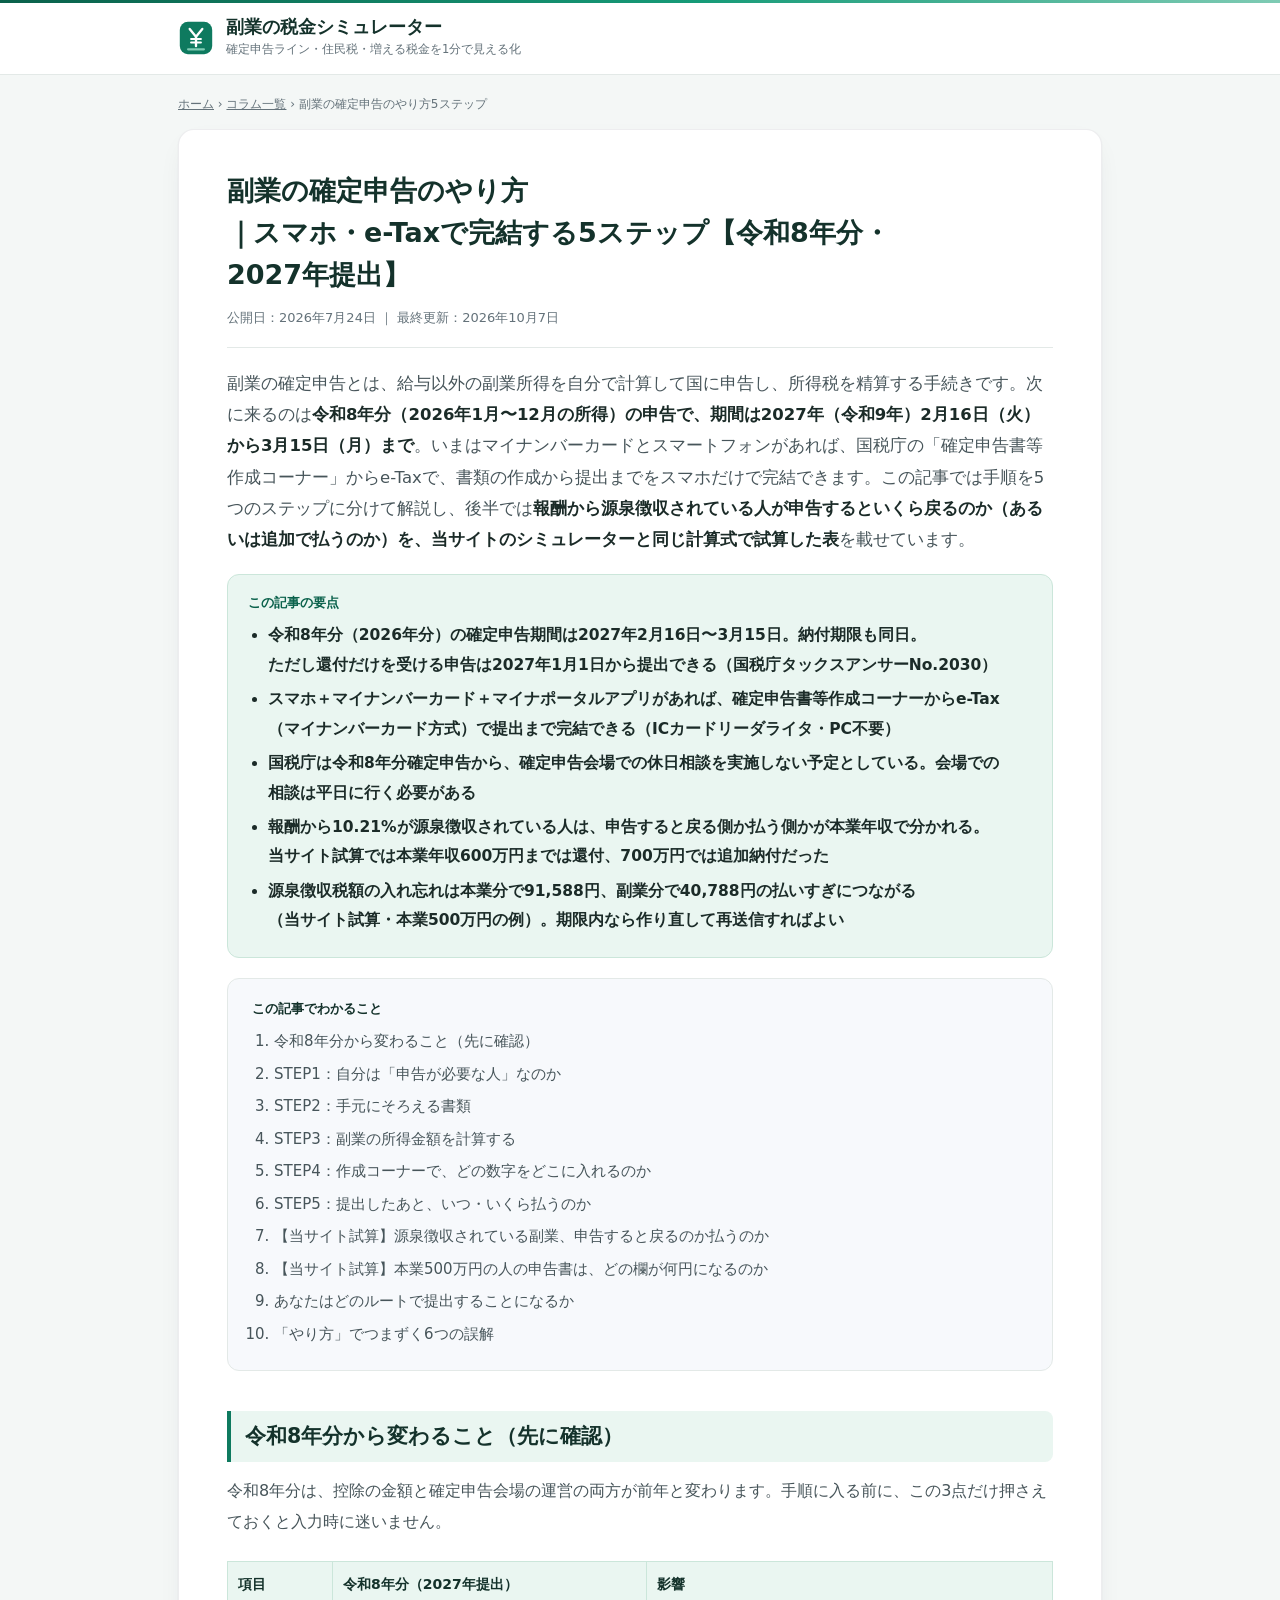
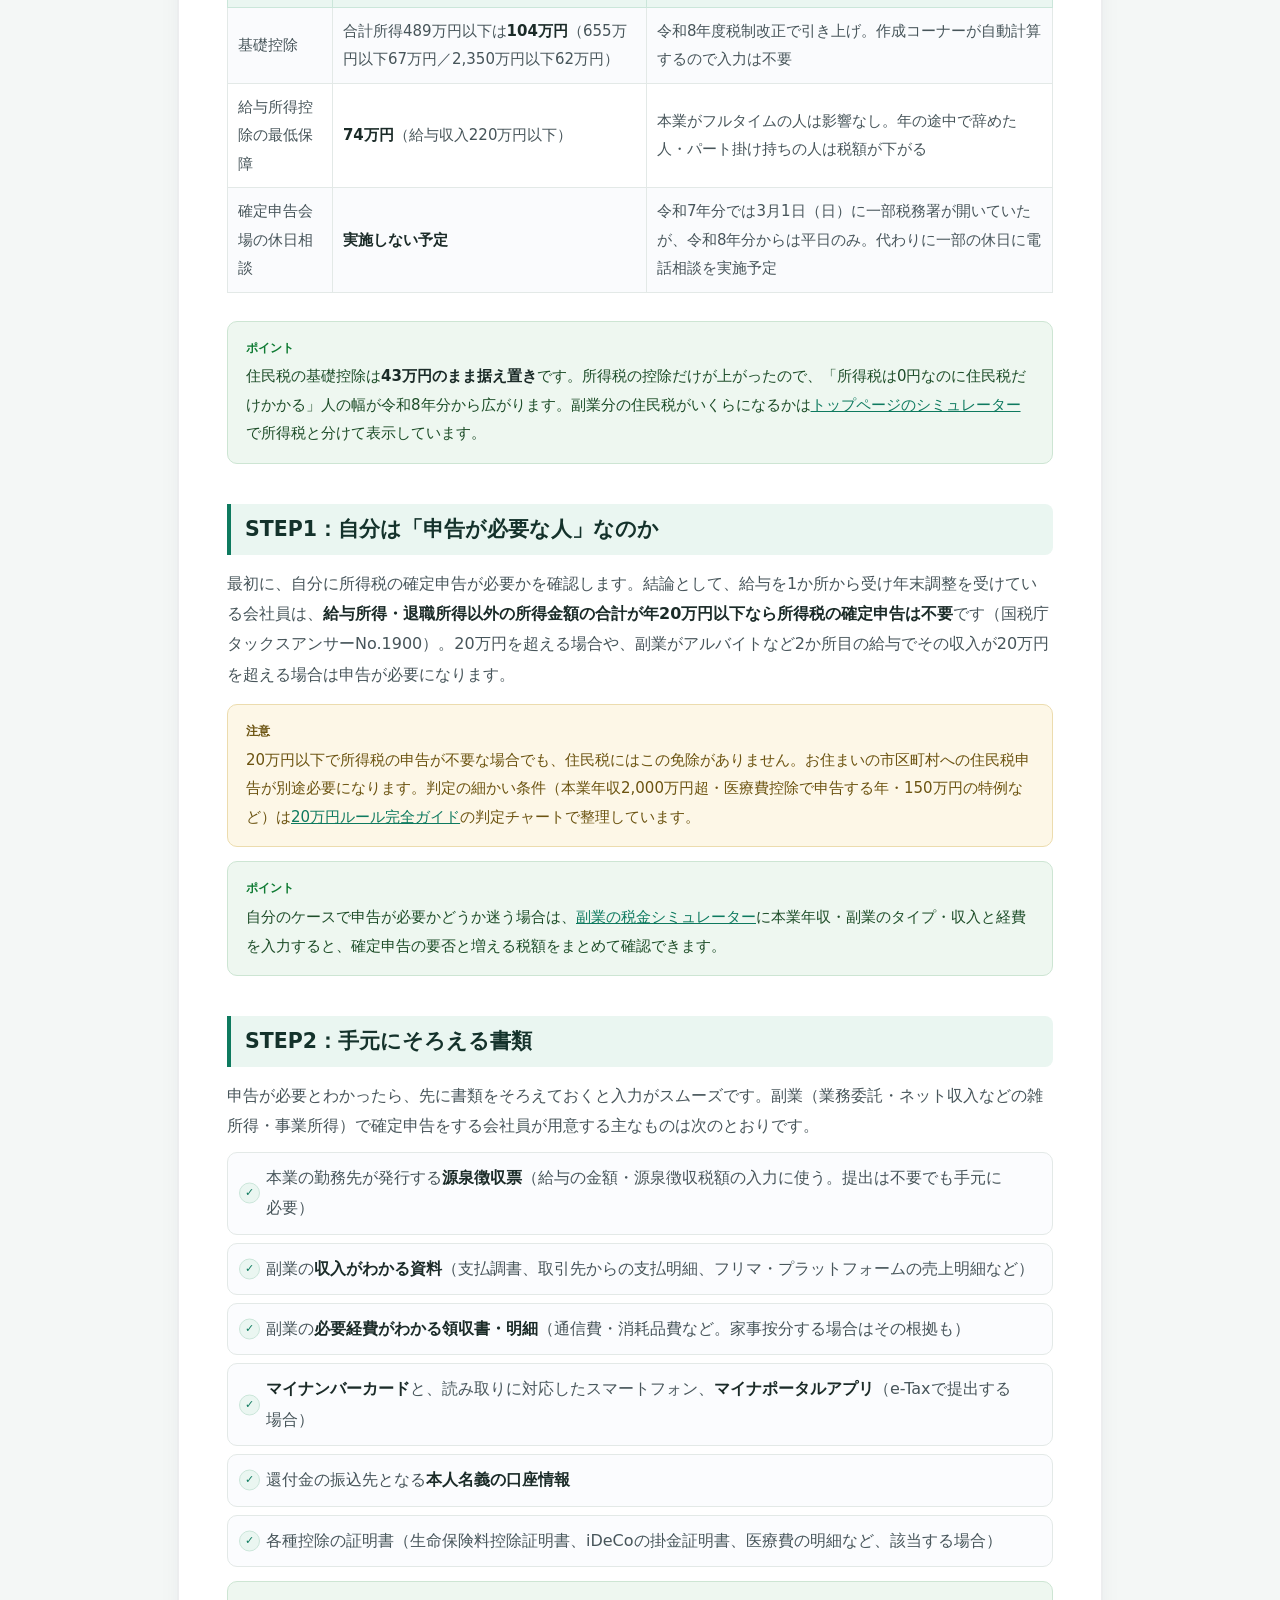
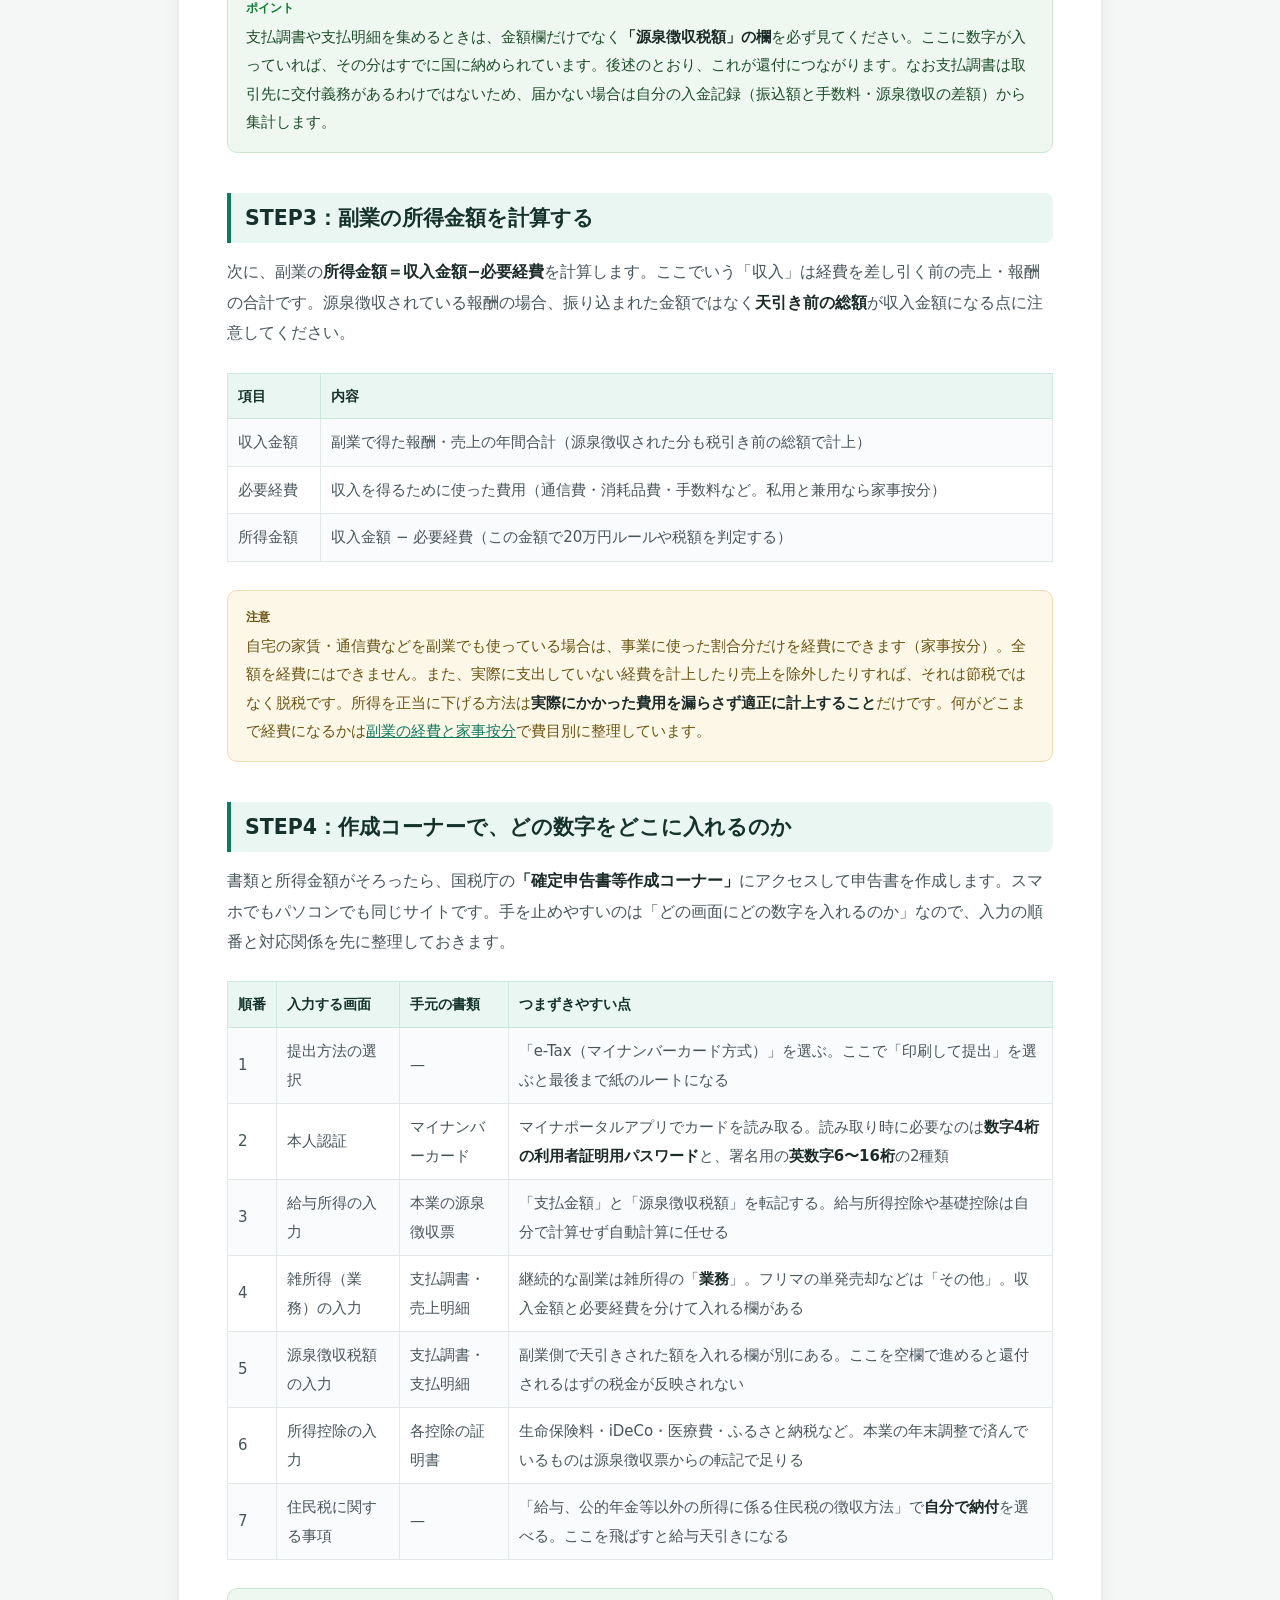
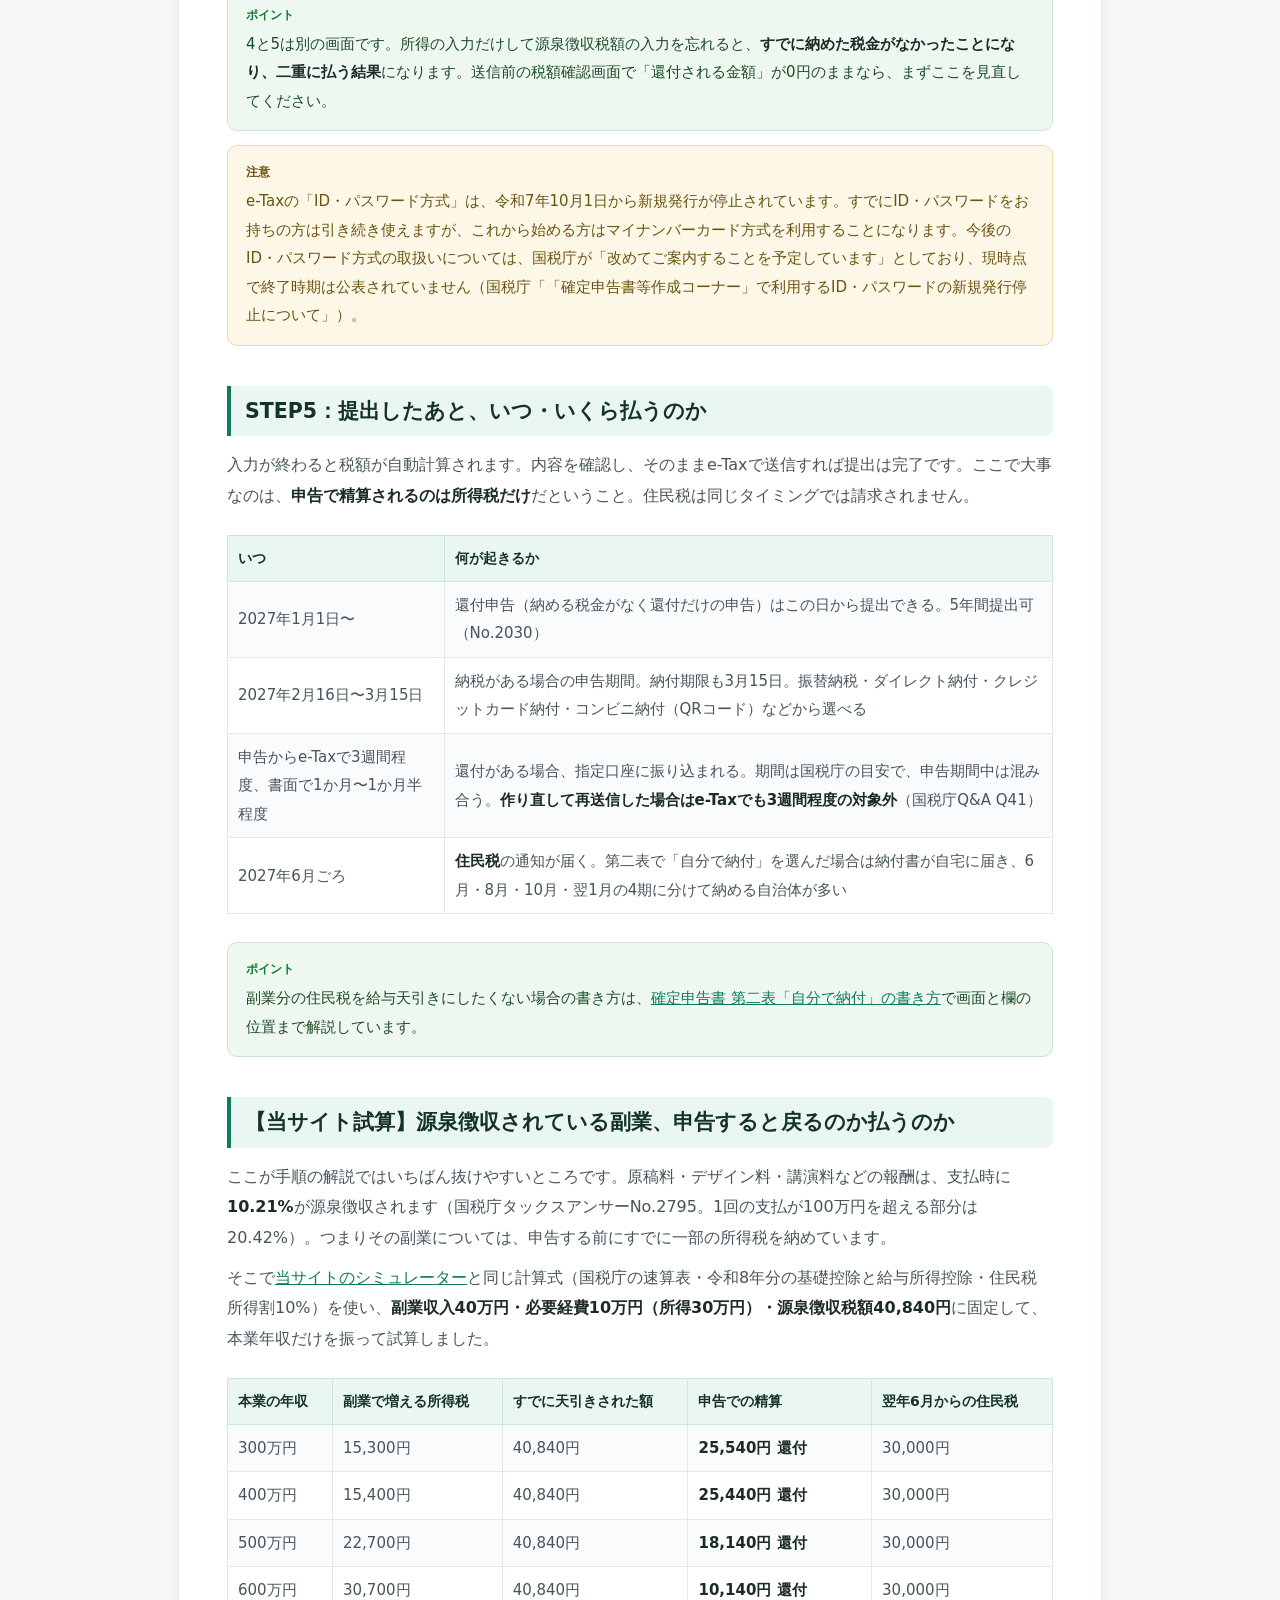
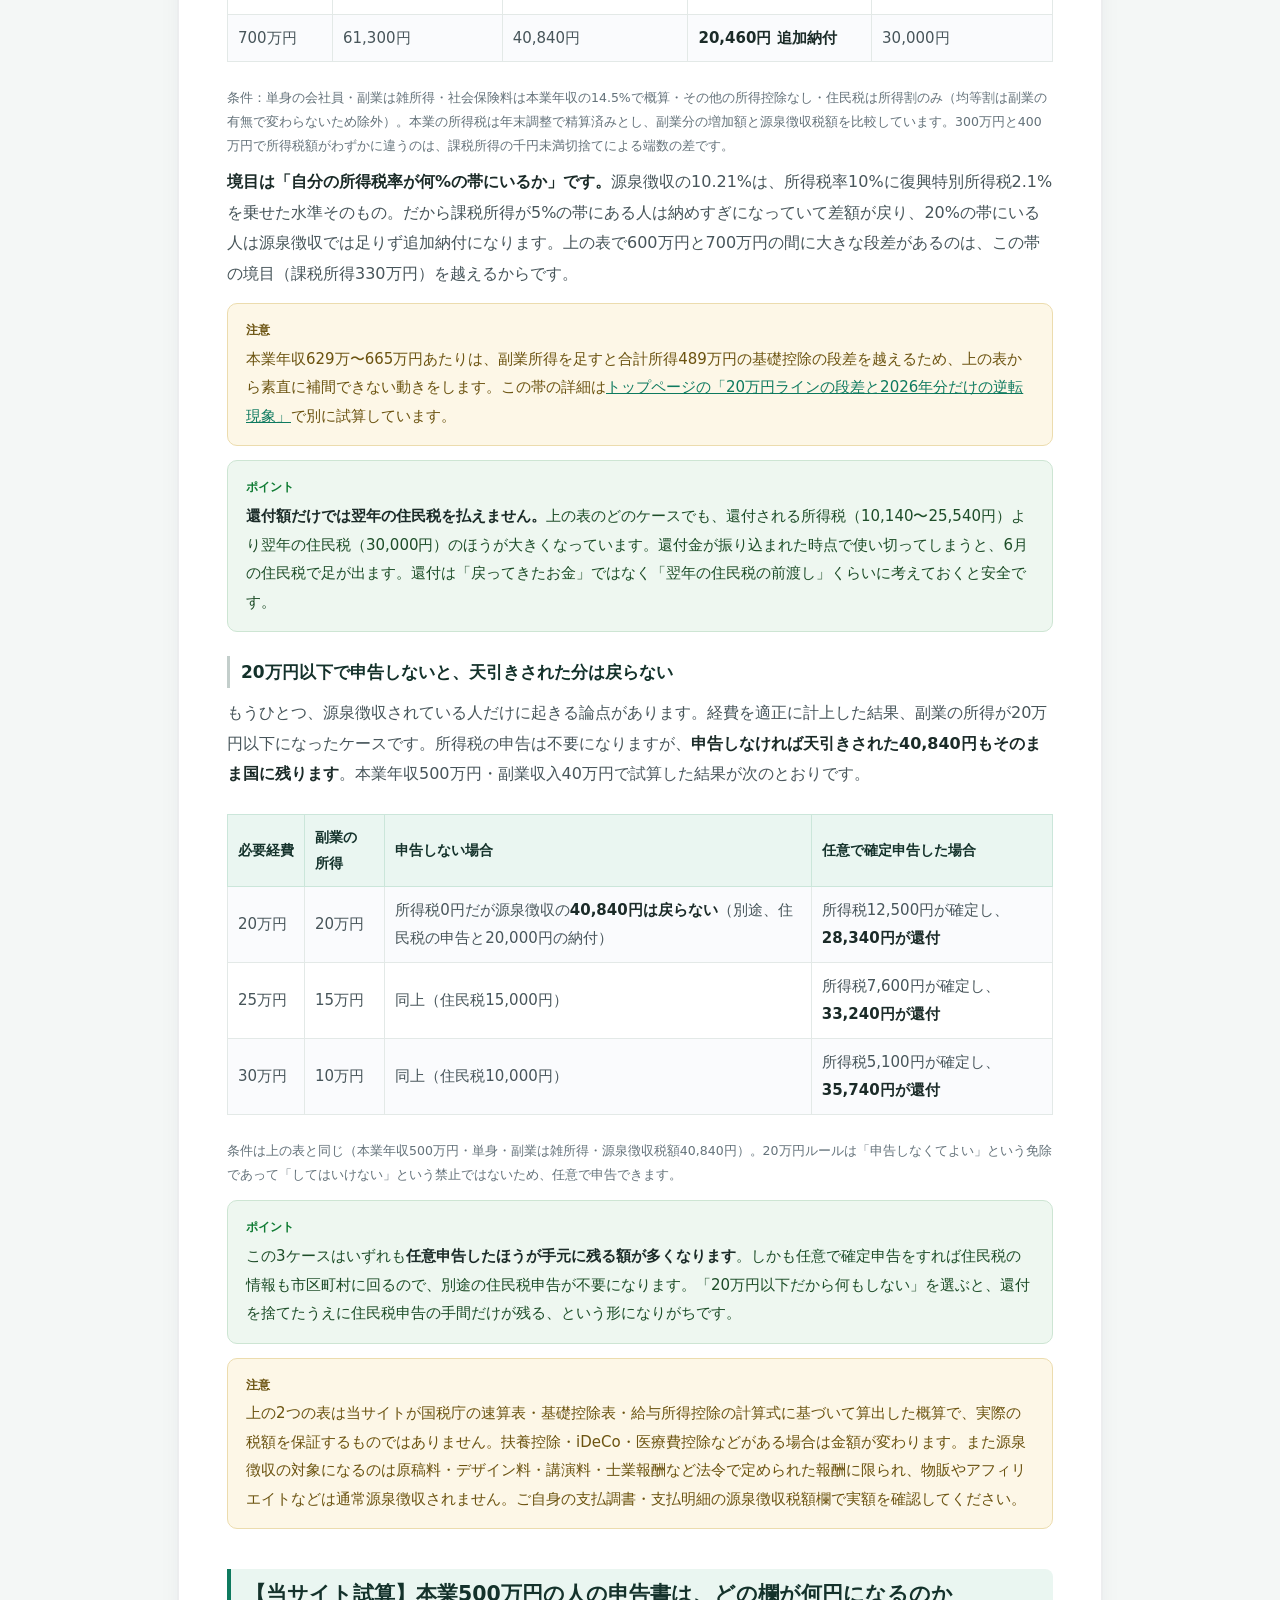
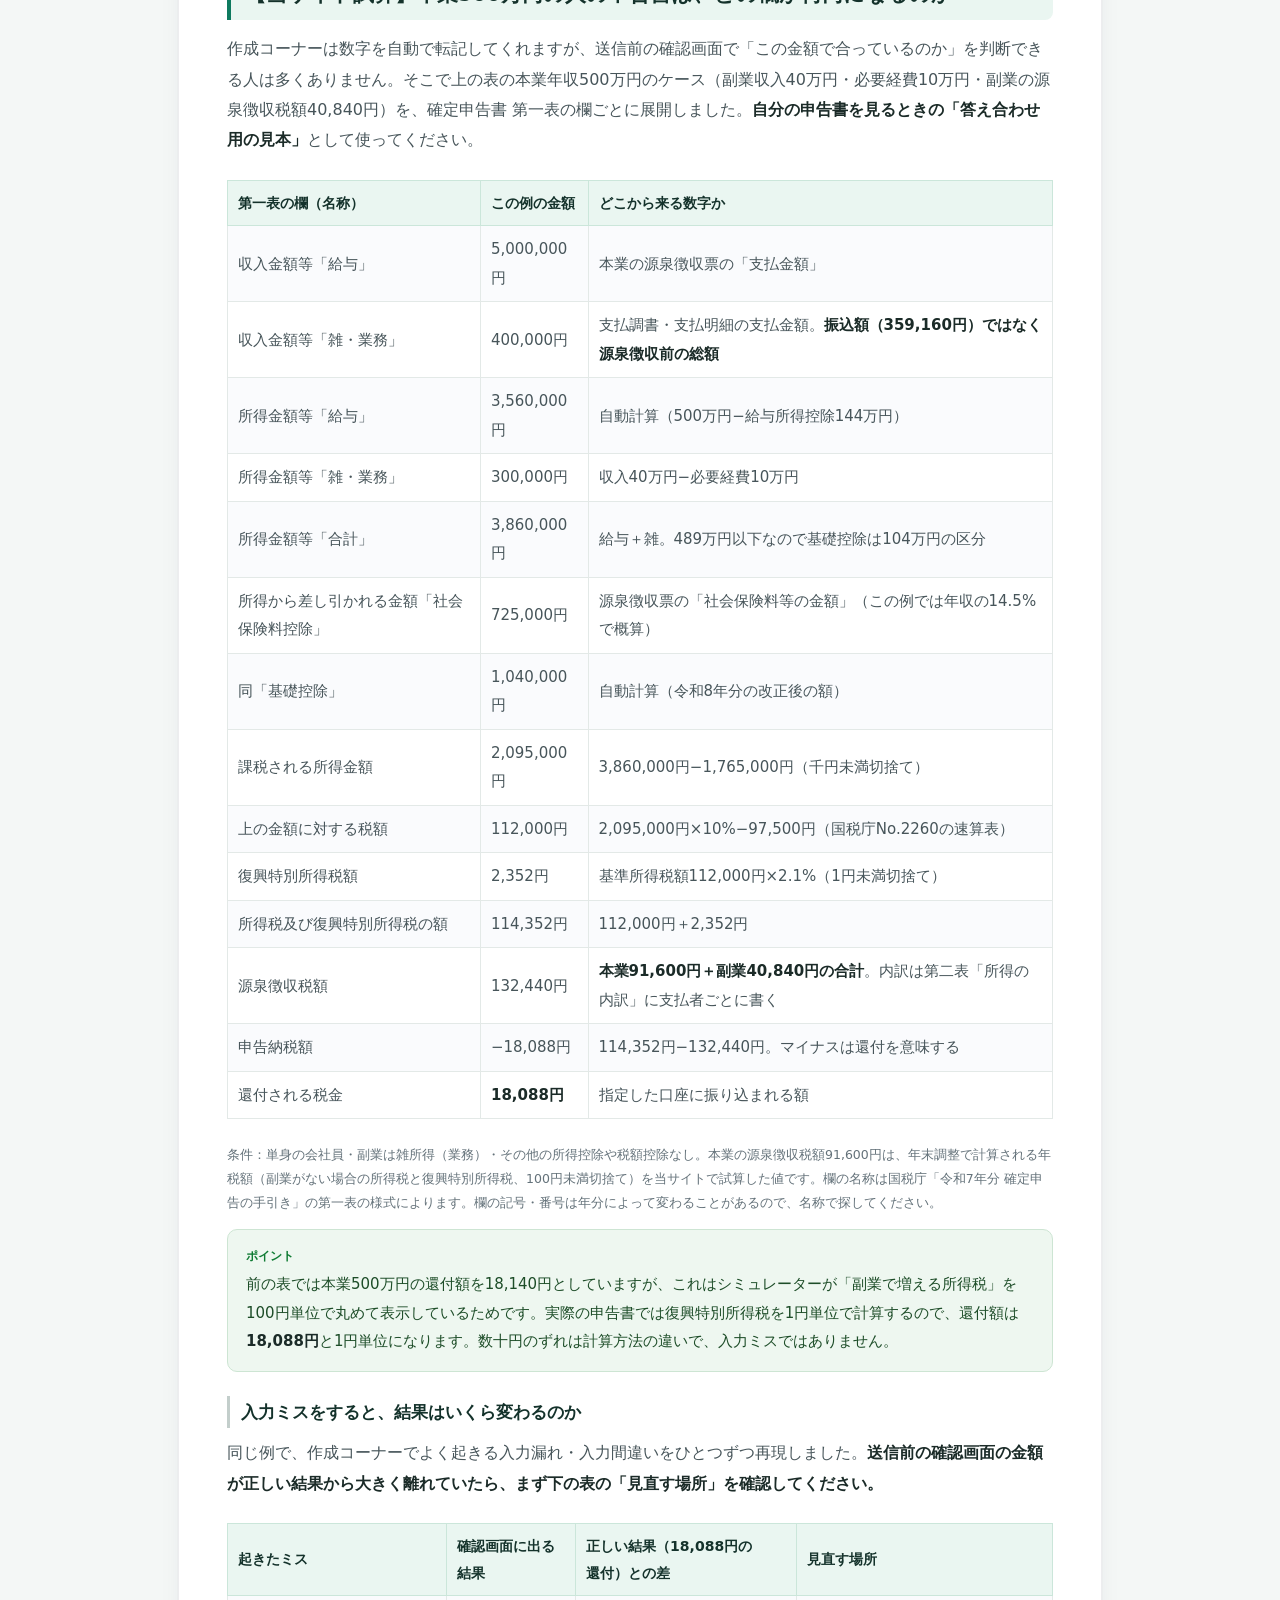
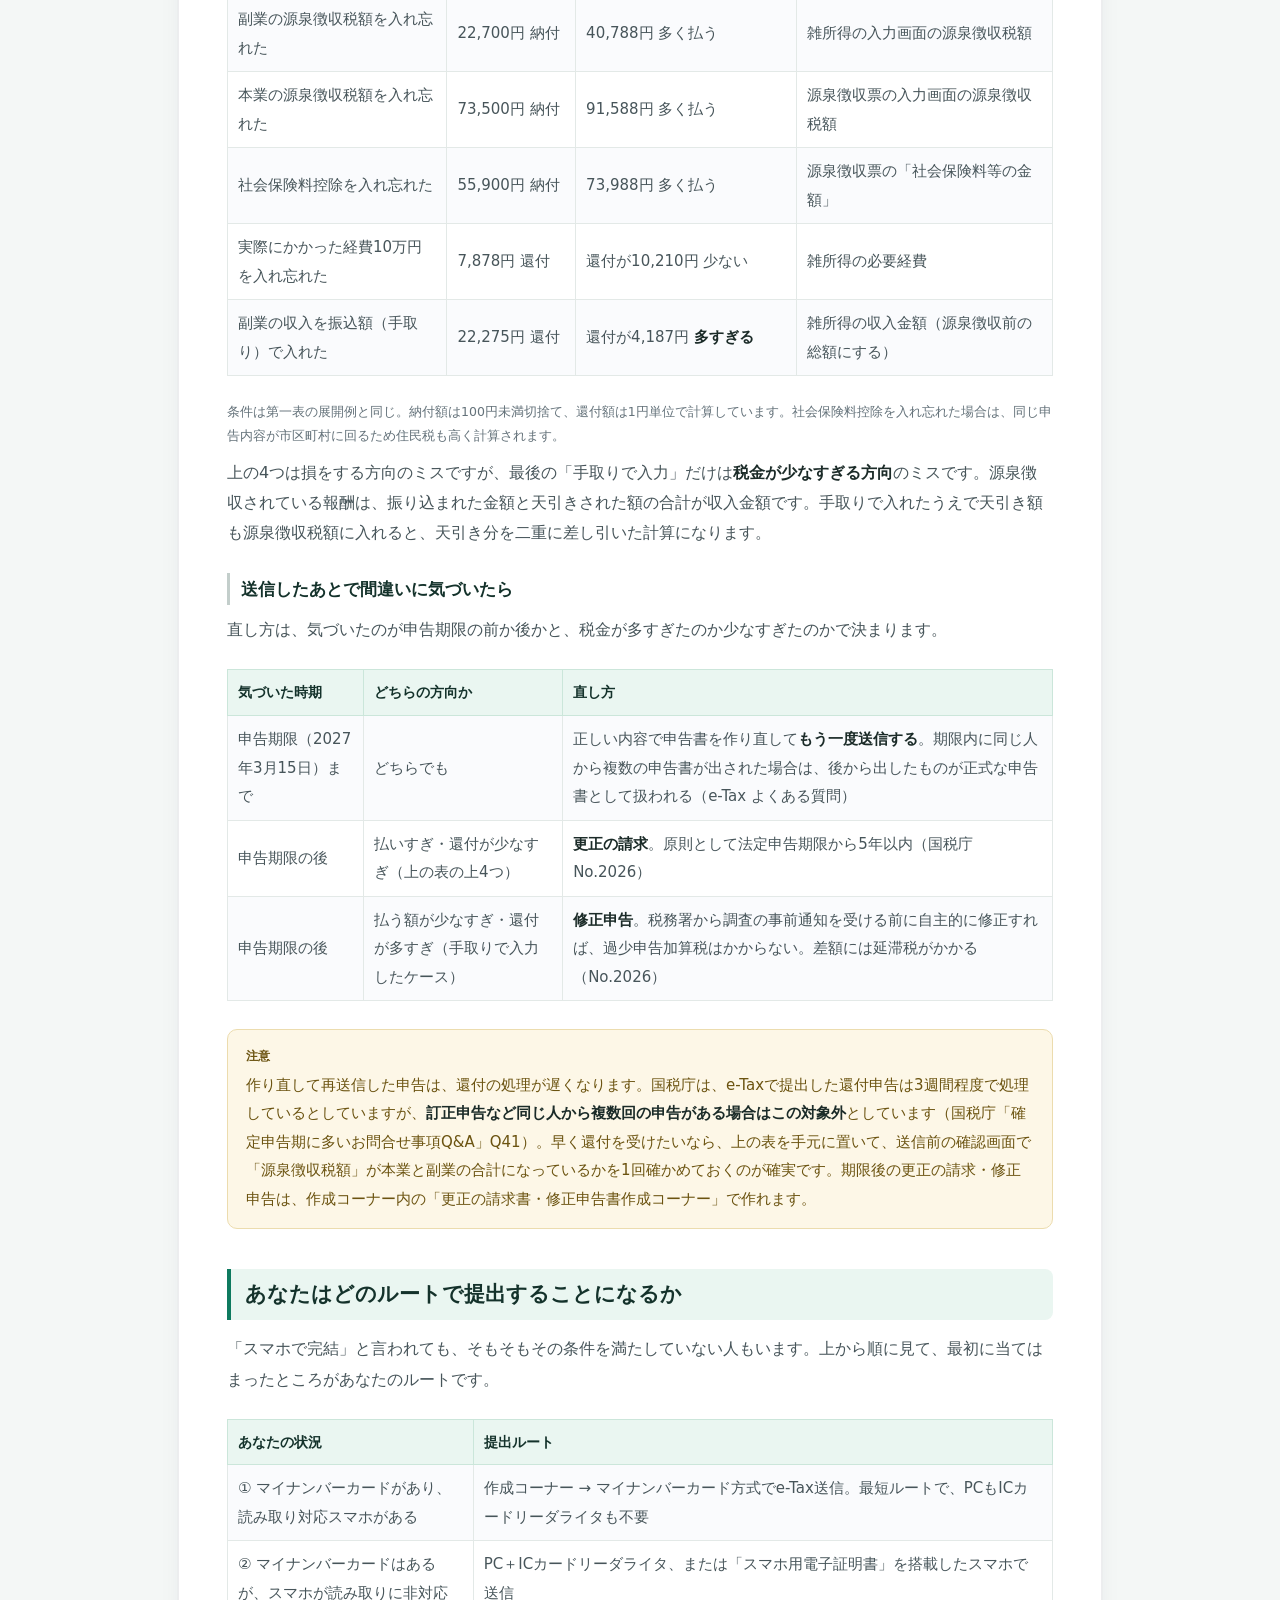
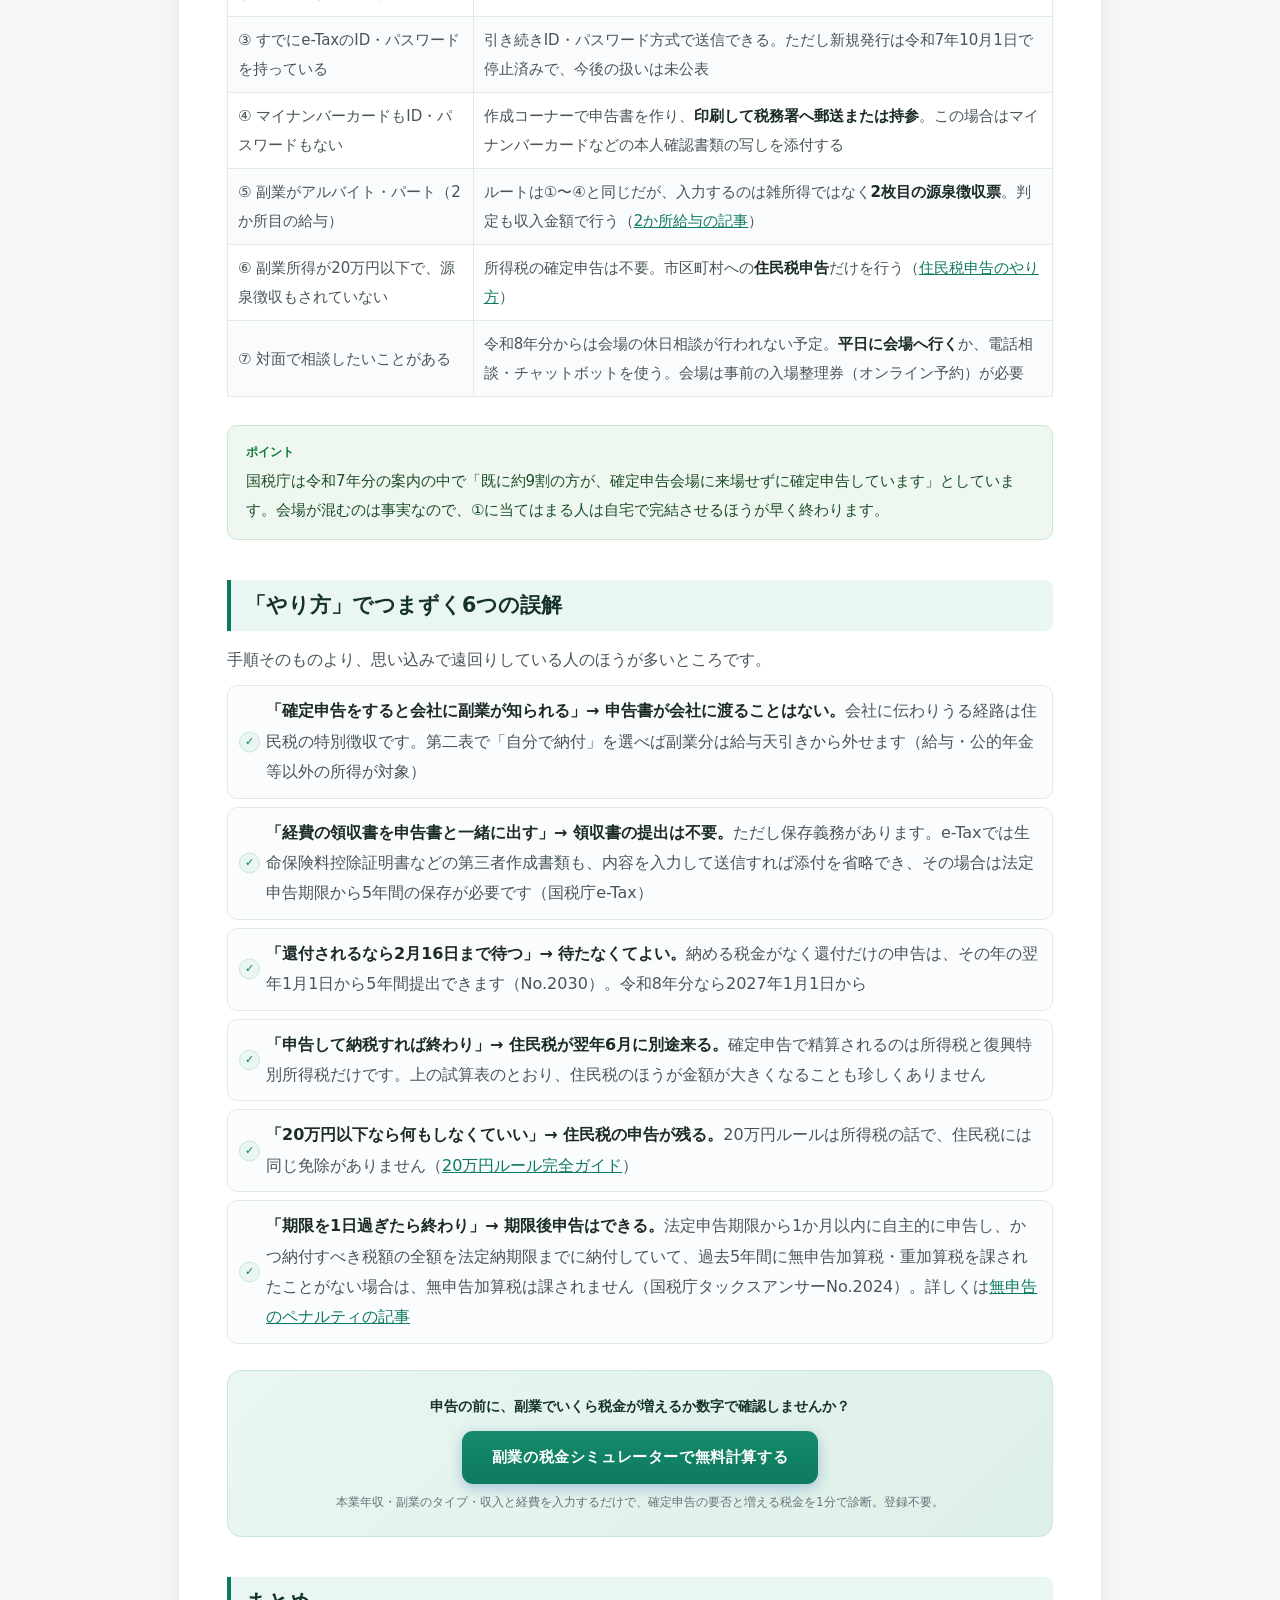
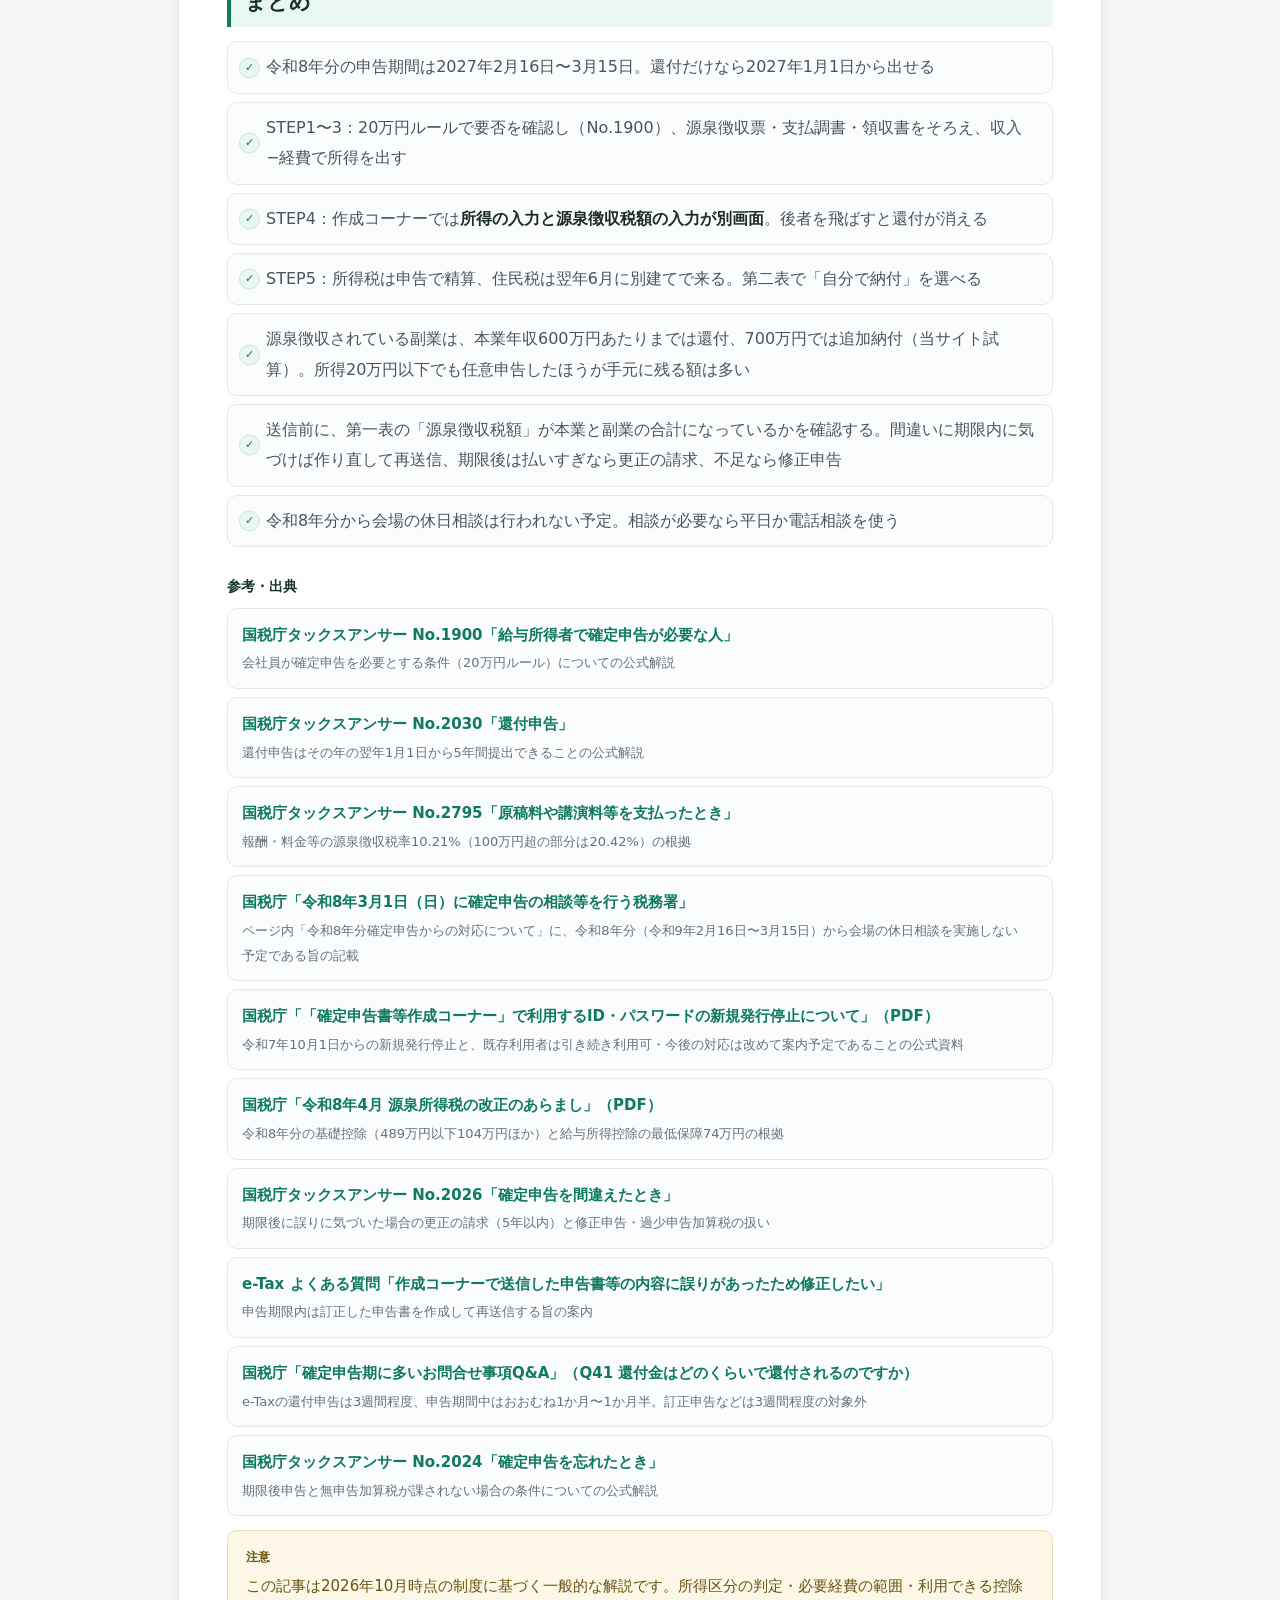
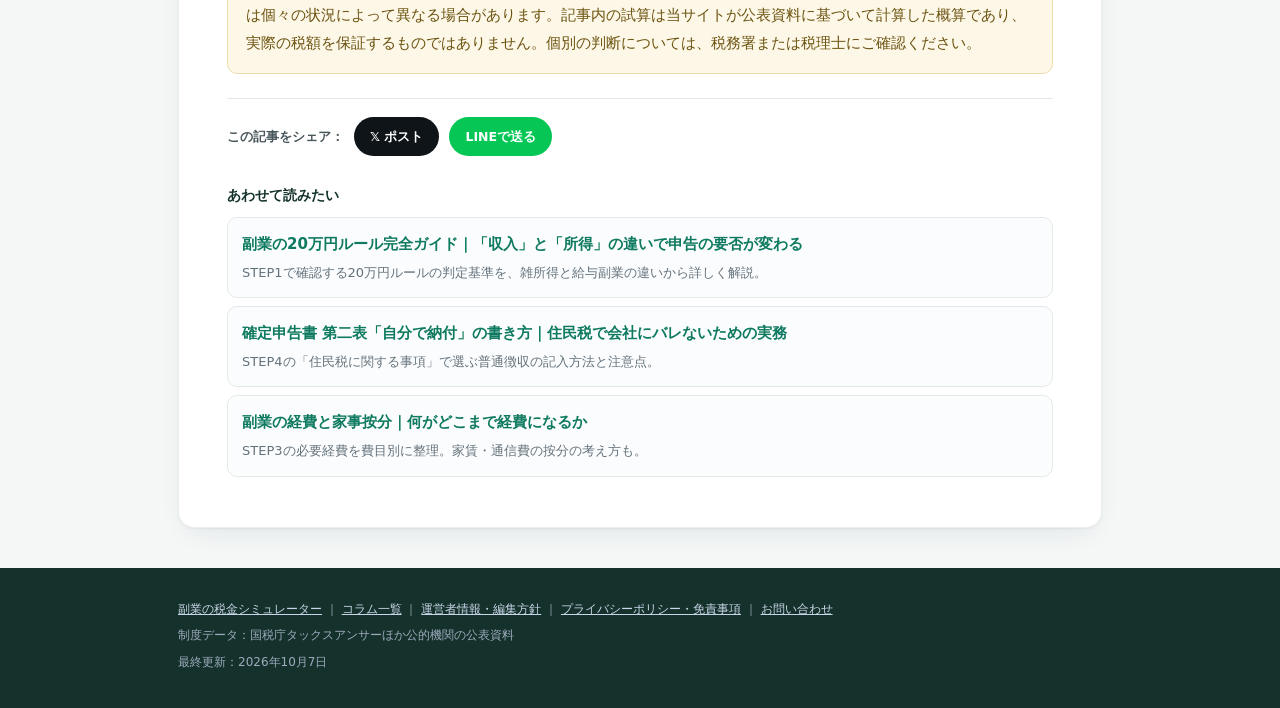
<file: articles/kakutei-shinkoku-yarikata-5step.html>
<!DOCTYPE html>
<html lang="ja">
<head>
<meta charset="UTF-8">
<meta name="viewport" content="width=device-width, initial-scale=1.0">
<!-- Google tag (gtag.js) -->
<script async src="https://www.googletagmanager.com/gtag/js?id=G-FH1NG08BVZ"></script>
<script>
  window.dataLayer = window.dataLayer || [];
  function gtag(){dataLayer.push(arguments);}
  gtag('js', new Date());
  gtag('config', 'G-FH1NG08BVZ');
</script>
<link rel="icon" type="image/svg+xml" href="/favicon.svg">
<link rel="icon" type="image/png" sizes="32x32" href="/favicon-32.png">
<link rel="apple-touch-icon" href="/apple-touch-icon.png">
<script async src="https://pagead2.googlesyndication.com/pagead/js/adsbygoogle.js?client=ca-pub-9132302948928758" crossorigin="anonymous"></script>
<title>副業の確定申告のやり方｜スマホ5ステップ【令和8年分・2027年提出】</title>
<meta name="description" content="副業の確定申告のやり方を5ステップで解説。申告が必要かの確認、必要書類、所得の計算、確定申告書等作成コーナーでの入力、スマホ・e-Taxでの提出まで。源泉徴収された報酬が申告でいくら戻るか、第一表の欄ごとの記入例、入力ミスで税額がいくら変わるかの当サイト試算つき。令和8年分（2026年分）の申告期間は2027年2月16日〜3月15日。">
<link rel="canonical" href="https://fukugyou-sim.com/articles/kakutei-shinkoku-yarikata-5step.html">
<meta property="og:image" content="https://fukugyou-sim.com/ogp.png">
<meta name="twitter:card" content="summary_large_image">
<link rel="stylesheet" href="./article.css">
<script type="application/ld+json">
{
  "@context": "https://schema.org",
  "@type": "Article",
  "headline": "副業の確定申告のやり方を5ステップで解説（スマホ・e-Tax対応）",
  "datePublished": "2026-07-24",
  "dateModified": "2026-10-07",
  "author": {"@type": "Person", "name": "副業の税金シミュレーター運営者"}
}
</script>
<script type="application/ld+json">
{
  "@context": "https://schema.org",
  "@type": "FAQPage",
  "mainEntity": [
    {
      "@type": "Question",
      "name": "副業の確定申告はスマホだけで完結できますか？",
      "acceptedAnswer": {
        "@type": "Answer",
        "text": "できます。マイナンバーカードと、マイナンバーカードの読み取りに対応したスマートフォン、マイナポータルアプリがあれば、国税庁の「確定申告書等作成コーナー」からe-Tax（マイナンバーカード方式）で申告書の作成から提出までをスマホだけで完結できます。パソコンやICカードリーダライタ、税務署への来所は不要です。"
      }
    },
    {
      "@type": "Question",
      "name": "令和8年分（2026年分）の確定申告の期間はいつからいつまでですか？",
      "acceptedAnswer": {
        "@type": "Answer",
        "text": "令和8年分の所得税の確定申告の期間は、2027年（令和9年）2月16日（火）から3月15日（月）までです。納付期限も同じ3月15日です。なお国税庁は、令和8年分確定申告から確定申告会場における休日の相談対応を実施しない予定としています（国税庁「令和8年3月1日（日）に確定申告の相談等を行う税務署」内の「令和8年分確定申告からの対応について」）。還付だけを受ける還付申告は、その年の翌年1月1日から5年間提出できます（国税庁タックスアンサーNo.2030）。"
      }
    },
    {
      "@type": "Question",
      "name": "副業の報酬から源泉徴収されている場合、確定申告をすると税金は戻ってきますか？",
      "acceptedAnswer": {
        "@type": "Answer",
        "text": "戻る場合と、逆に追加で納める場合があります。原稿料・デザイン料などの報酬は支払時に10.21%が源泉徴収されます（国税庁タックスアンサーNo.2795）。この10.21%は所得税率10%に復興特別所得税を加えた水準なので、自分の所得税率が5%の帯にいる人は納めすぎになっており差額が還付されます。逆に税率20%の帯にいる人は源泉徴収だけでは足りず、申告で追加納付になります。当サイトの試算では、本業年収400万円・副業所得30万円の人は約25,400円の還付、本業年収700万円・同じ副業所得の人は約20,500円の追加納付という結果になりました。"
      }
    },
    {
      "@type": "Question",
      "name": "e-TaxのID・パスワード方式は今も使えますか？",
      "acceptedAnswer": {
        "@type": "Answer",
        "text": "すでにID・パスワードの発行を受けている方は引き続き利用できますが、令和7年10月1日から新規発行が停止されています。これから新たに始める方はマイナンバーカード方式を利用することになります。今後のID・パスワード方式の取扱いについては、国税庁が改めて案内する予定とされています（国税庁「「確定申告書等作成コーナー」で利用するID・パスワードの新規発行停止について」）。"
      }
    },
    {
      "@type": "Question",
      "name": "e-Taxで送信したあとに申告内容の間違いに気づいたらどうすればいいですか？",
      "acceptedAnswer": {
        "@type": "Answer",
        "text": "申告期限内であれば、訂正した申告書を作り直して再度送信します。期限内に同じ人から複数の申告書が提出された場合は、後から提出したものが正式な申告書として扱われます（e-Tax よくある質問）。期限後に気づいた場合は、税金を納めすぎていたなら更正の請求（原則として法定申告期限から5年以内）、少なすぎたなら修正申告をします（国税庁タックスアンサーNo.2026）。なお再送信した還付申告は、e-Taxでも3週間程度で処理される対象から外れます（国税庁「確定申告期に多いお問合せ事項Q&A」Q41）。"
      }
    }
  ]
}
</script>
</head>
<body>

<header class="site">
  <div class="wrap">
    <svg class="logo-mark" viewBox="0 0 40 40" aria-hidden="true">
      <rect x="2" y="2" width="36" height="36" rx="9" fill="#0e7a5f"/>
      <path d="M13 10 L20 18.5 L27 10" fill="none" stroke="#fff" stroke-width="2.6" stroke-linecap="round" stroke-linejoin="round"/>
      <path d="M20 18.5 V29" fill="none" stroke="#fff" stroke-width="2.6" stroke-linecap="round"/>
      <path d="M14.5 21 H25.5 M14.5 25 H25.5" fill="none" stroke="#fff" stroke-width="2.2" stroke-linecap="round"/>
      <rect x="10" y="31.4" width="20" height="2.4" rx="1.2" fill="#7fcbb4"/>
    </svg>
    <div class="logo-text">
      <div class="logo"><a href="../">副業の税金シミュレーター</a></div>
      <div class="logo-sub">確定申告ライン・住民税・増える税金を1分で見える化</div>
    </div>
  </div>
</header>

<div class="wrap">
  <nav class="breadcrumb"><a href="../">ホーム</a> › <a href="./">コラム一覧</a> › 副業の確定申告のやり方5ステップ</nav>

  <article class="card">
    <h1>副業の確定申告のやり方<br>｜スマホ・e-Taxで完結する5ステップ【令和8年分・2027年提出】</h1>
    <p class="meta">公開日：2026年7月24日 ｜ 最終更新：2026年10月7日</p>

    <p class="lead">副業の確定申告とは、給与以外の副業所得を自分で計算して国に申告し、所得税を精算する手続きです。次に来るのは<strong>令和8年分（2026年1月〜12月の所得）の申告で、期間は2027年（令和9年）2月16日（火）から3月15日（月）まで</strong>。いまはマイナンバーカードとスマートフォンがあれば、国税庁の「確定申告書等作成コーナー」からe-Taxで、書類の作成から提出までをスマホだけで完結できます。この記事では手順を5つのステップに分けて解説し、後半では<strong>報酬から源泉徴収されている人が申告するといくら戻るのか（あるいは追加で払うのか）を、当サイトのシミュレーターと同じ計算式で試算した表</strong>を載せています。</p>

    <div class="keypoints">
      <div class="k-title">この記事の要点</div>
      <ul>
        <li>令和8年分（2026年分）の確定申告期間は<strong>2027年2月16日〜3月15日</strong>。納付期限も同日。ただし<strong>還付だけを受ける申告は2027年1月1日から提出できる</strong>（国税庁タックスアンサーNo.2030）</li>
        <li>スマホ＋マイナンバーカード＋マイナポータルアプリがあれば、確定申告書等作成コーナーからe-Tax（マイナンバーカード方式）で提出まで完結できる（ICカードリーダライタ・PC不要）</li>
        <li>国税庁は<strong>令和8年分確定申告から、確定申告会場での休日相談を実施しない予定</strong>としている。会場での相談は平日に行く必要がある</li>
        <li>報酬から10.21%が源泉徴収されている人は、<strong>申告すると戻る側か払う側かが本業年収で分かれる</strong>。当サイト試算では本業年収600万円までは還付、700万円では追加納付だった</li>
        <li>源泉徴収税額の入れ忘れは<strong>本業分で91,588円、副業分で40,788円</strong>の払いすぎにつながる（当サイト試算・本業500万円の例）。期限内なら作り直して再送信すればよい</li>
      </ul>
    </div>

    <div class="toc">
      <div class="toc-title">この記事でわかること</div>
      <ol>
        <li>令和8年分から変わること（先に確認）</li>
        <li>STEP1：自分は「申告が必要な人」なのか</li>
        <li>STEP2：手元にそろえる書類</li>
        <li>STEP3：副業の所得金額を計算する</li>
        <li>STEP4：作成コーナーで、どの数字をどこに入れるのか</li>
        <li>STEP5：提出したあと、いつ・いくら払うのか</li>
        <li>【当サイト試算】源泉徴収されている副業、申告すると戻るのか払うのか</li>
        <li>【当サイト試算】本業500万円の人の申告書は、どの欄が何円になるのか</li>
        <li>あなたはどのルートで提出することになるか</li>
        <li>「やり方」でつまずく6つの誤解</li>
      </ol>
    </div>

    <h2>令和8年分から変わること（先に確認）</h2>
    <p>令和8年分は、控除の金額と確定申告会場の運営の両方が前年と変わります。手順に入る前に、この3点だけ押さえておくと入力時に迷いません。</p>
    <div class="table-scroll">
      <table class="info">
        <tr><th>項目</th><th>令和8年分（2027年提出）</th><th>影響</th></tr>
        <tr><td>基礎控除</td><td>合計所得489万円以下は<strong>104万円</strong>（655万円以下67万円／2,350万円以下62万円）</td><td>令和8年度税制改正で引き上げ。作成コーナーが自動計算するので入力は不要</td></tr>
        <tr><td>給与所得控除の最低保障</td><td><strong>74万円</strong>（給与収入220万円以下）</td><td>本業がフルタイムの人は影響なし。年の途中で辞めた人・パート掛け持ちの人は税額が下がる</td></tr>
        <tr><td>確定申告会場の休日相談</td><td><strong>実施しない予定</strong></td><td>令和7年分では3月1日（日）に一部税務署が開いていたが、令和8年分からは平日のみ。代わりに一部の休日に電話相談を実施予定</td></tr>
      </table>
    </div>
    <div class="point">住民税の基礎控除は<strong>43万円のまま据え置き</strong>です。所得税の控除だけが上がったので、「所得税は0円なのに住民税だけかかる」人の幅が令和8年分から広がります。副業分の住民税がいくらになるかは<a href="../">トップページのシミュレーター</a>で所得税と分けて表示しています。</div>

    <h2>STEP1：自分は「申告が必要な人」なのか</h2>
    <p>最初に、自分に所得税の確定申告が必要かを確認します。結論として、給与を1か所から受け年末調整を受けている会社員は、<strong>給与所得・退職所得以外の所得金額の合計が年20万円以下なら所得税の確定申告は不要</strong>です（国税庁タックスアンサーNo.1900）。20万円を超える場合や、副業がアルバイトなど2か所目の給与でその収入が20万円を超える場合は申告が必要になります。</p>
    <div class="caution">20万円以下で所得税の申告が不要な場合でも、住民税にはこの免除がありません。お住まいの市区町村への住民税申告が別途必要になります。判定の細かい条件（本業年収2,000万円超・医療費控除で申告する年・150万円の特例など）は<a href="./20man-en-rule-guide.html">20万円ルール完全ガイド</a>の判定チャートで整理しています。</div>
    <div class="point">自分のケースで申告が必要かどうか迷う場合は、<a href="../">副業の税金シミュレーター</a>に本業年収・副業のタイプ・収入と経費を入力すると、確定申告の要否と増える税額をまとめて確認できます。</div>

    <h2>STEP2：手元にそろえる書類</h2>
    <p>申告が必要とわかったら、先に書類をそろえておくと入力がスムーズです。副業（業務委託・ネット収入などの雑所得・事業所得）で確定申告をする会社員が用意する主なものは次のとおりです。</p>
    <ul class="checklist">
      <li>本業の勤務先が発行する<strong>源泉徴収票</strong>（給与の金額・源泉徴収税額の入力に使う。提出は不要でも手元に必要）</li>
      <li>副業の<strong>収入がわかる資料</strong>（支払調書、取引先からの支払明細、フリマ・プラットフォームの売上明細など）</li>
      <li>副業の<strong>必要経費がわかる領収書・明細</strong>（通信費・消耗品費など。家事按分する場合はその根拠も）</li>
      <li><strong>マイナンバーカード</strong>と、読み取りに対応したスマートフォン、<strong>マイナポータルアプリ</strong>（e-Taxで提出する場合）</li>
      <li>還付金の振込先となる<strong>本人名義の口座情報</strong></li>
      <li>各種控除の証明書（生命保険料控除証明書、iDeCoの掛金証明書、医療費の明細など、該当する場合）</li>
    </ul>
    <div class="point">支払調書や支払明細を集めるときは、金額欄だけでなく<strong>「源泉徴収税額」の欄</strong>を必ず見てください。ここに数字が入っていれば、その分はすでに国に納められています。後述のとおり、これが還付につながります。なお支払調書は取引先に交付義務があるわけではないため、届かない場合は自分の入金記録（振込額と手数料・源泉徴収の差額）から集計します。</div>

    <h2>STEP3：副業の所得金額を計算する</h2>
    <p>次に、副業の<strong>所得金額＝収入金額−必要経費</strong>を計算します。ここでいう「収入」は経費を差し引く前の売上・報酬の合計です。源泉徴収されている報酬の場合、振り込まれた金額ではなく<strong>天引き前の総額</strong>が収入金額になる点に注意してください。</p>
    <div class="table-scroll">
      <table class="info">
        <tr><th>項目</th><th>内容</th></tr>
        <tr><td>収入金額</td><td>副業で得た報酬・売上の年間合計（源泉徴収された分も税引き前の総額で計上）</td></tr>
        <tr><td>必要経費</td><td>収入を得るために使った費用（通信費・消耗品費・手数料など。私用と兼用なら家事按分）</td></tr>
        <tr><td>所得金額</td><td>収入金額 − 必要経費（この金額で20万円ルールや税額を判定する）</td></tr>
      </table>
    </div>
    <div class="caution">自宅の家賃・通信費などを副業でも使っている場合は、事業に使った割合分だけを経費にできます（家事按分）。全額を経費にはできません。また、実際に支出していない経費を計上したり売上を除外したりすれば、それは節税ではなく脱税です。所得を正当に下げる方法は<strong>実際にかかった費用を漏らさず適正に計上すること</strong>だけです。何がどこまで経費になるかは<a href="./fukugyou-keihi-kaji-anbun.html">副業の経費と家事按分</a>で費目別に整理しています。</div>

    <h2>STEP4：作成コーナーで、どの数字をどこに入れるのか</h2>
    <p>書類と所得金額がそろったら、国税庁の<strong>「確定申告書等作成コーナー」</strong>にアクセスして申告書を作成します。スマホでもパソコンでも同じサイトです。手を止めやすいのは「どの画面にどの数字を入れるのか」なので、入力の順番と対応関係を先に整理しておきます。</p>
    <div class="table-scroll">
      <table class="info">
        <tr><th>順番</th><th>入力する画面</th><th>手元の書類</th><th>つまずきやすい点</th></tr>
        <tr><td>1</td><td>提出方法の選択</td><td>—</td><td>「e-Tax（マイナンバーカード方式）」を選ぶ。ここで「印刷して提出」を選ぶと最後まで紙のルートになる</td></tr>
        <tr><td>2</td><td>本人認証</td><td>マイナンバーカード</td><td>マイナポータルアプリでカードを読み取る。読み取り時に必要なのは<strong>数字4桁の利用者証明用パスワード</strong>と、署名用の<strong>英数字6〜16桁</strong>の2種類</td></tr>
        <tr><td>3</td><td>給与所得の入力</td><td>本業の源泉徴収票</td><td>「支払金額」と「源泉徴収税額」を転記する。給与所得控除や基礎控除は自分で計算せず自動計算に任せる</td></tr>
        <tr><td>4</td><td>雑所得（業務）の入力</td><td>支払調書・売上明細</td><td>継続的な副業は雑所得の「<strong>業務</strong>」。フリマの単発売却などは「その他」。収入金額と必要経費を分けて入れる欄がある</td></tr>
        <tr><td>5</td><td>源泉徴収税額の入力</td><td>支払調書・支払明細</td><td>副業側で天引きされた額を入れる欄が別にある。ここを空欄で進めると還付されるはずの税金が反映されない</td></tr>
        <tr><td>6</td><td>所得控除の入力</td><td>各控除の証明書</td><td>生命保険料・iDeCo・医療費・ふるさと納税など。本業の年末調整で済んでいるものは源泉徴収票からの転記で足りる</td></tr>
        <tr><td>7</td><td>住民税に関する事項</td><td>—</td><td>「給与、公的年金等以外の所得に係る住民税の徴収方法」で<strong>自分で納付</strong>を選べる。ここを飛ばすと給与天引きになる</td></tr>
      </table>
    </div>
    <div class="point">4と5は別の画面です。所得の入力だけして源泉徴収税額の入力を忘れると、<strong>すでに納めた税金がなかったことになり、二重に払う結果</strong>になります。送信前の税額確認画面で「還付される金額」が0円のままなら、まずここを見直してください。</div>
    <div class="caution">e-Taxの「ID・パスワード方式」は、令和7年10月1日から新規発行が停止されています。すでにID・パスワードをお持ちの方は引き続き使えますが、これから始める方はマイナンバーカード方式を利用することになります。今後のID・パスワード方式の取扱いについては、国税庁が「改めてご案内することを予定しています」としており、現時点で終了時期は公表されていません（国税庁「「確定申告書等作成コーナー」で利用するID・パスワードの新規発行停止について」）。</div>

    <h2>STEP5：提出したあと、いつ・いくら払うのか</h2>
    <p>入力が終わると税額が自動計算されます。内容を確認し、そのままe-Taxで送信すれば提出は完了です。ここで大事なのは、<strong>申告で精算されるのは所得税だけ</strong>だということ。住民税は同じタイミングでは請求されません。</p>
    <div class="table-scroll">
      <table class="info">
        <tr><th>いつ</th><th>何が起きるか</th></tr>
        <tr><td>2027年1月1日〜</td><td>還付申告（納める税金がなく還付だけの申告）はこの日から提出できる。5年間提出可（No.2030）</td></tr>
        <tr><td>2027年2月16日〜3月15日</td><td>納税がある場合の申告期間。納付期限も3月15日。振替納税・ダイレクト納付・クレジットカード納付・コンビニ納付（QRコード）などから選べる</td></tr>
        <tr><td>申告からe-Taxで3週間程度、書面で1か月〜1か月半程度</td><td>還付がある場合、指定口座に振り込まれる。期間は国税庁の目安で、申告期間中は混み合う。<strong>作り直して再送信した場合はe-Taxでも3週間程度の対象外</strong>（国税庁Q&amp;A Q41）</td></tr>
        <tr><td>2027年6月ごろ</td><td><strong>住民税</strong>の通知が届く。第二表で「自分で納付」を選んだ場合は納付書が自宅に届き、6月・8月・10月・翌1月の4期に分けて納める自治体が多い</td></tr>
      </table>
    </div>
    <div class="point">副業分の住民税を給与天引きにしたくない場合の書き方は、<a href="./daini-hyo-jibun-de-noufu.html">確定申告書 第二表「自分で納付」の書き方</a>で画面と欄の位置まで解説しています。</div>

    <h2>【当サイト試算】源泉徴収されている副業、申告すると戻るのか払うのか</h2>
    <p>ここが手順の解説ではいちばん抜けやすいところです。原稿料・デザイン料・講演料などの報酬は、支払時に<strong>10.21%</strong>が源泉徴収されます（国税庁タックスアンサーNo.2795。1回の支払が100万円を超える部分は20.42%）。つまりその副業については、申告する前にすでに一部の所得税を納めています。</p>
    <p>そこで<a href="../">当サイトのシミュレーター</a>と同じ計算式（国税庁の速算表・令和8年分の基礎控除と給与所得控除・住民税所得割10%）を使い、<strong>副業収入40万円・必要経費10万円（所得30万円）・源泉徴収税額40,840円</strong>に固定して、本業年収だけを振って試算しました。</p>
    <div class="table-scroll">
      <table class="info">
        <tr><th>本業の年収</th><th>副業で増える所得税</th><th>すでに天引きされた額</th><th>申告での精算</th><th>翌年6月からの住民税</th></tr>
        <tr><td>300万円</td><td>15,300円</td><td>40,840円</td><td><strong>25,540円 還付</strong></td><td>30,000円</td></tr>
        <tr><td>400万円</td><td>15,400円</td><td>40,840円</td><td><strong>25,440円 還付</strong></td><td>30,000円</td></tr>
        <tr><td>500万円</td><td>22,700円</td><td>40,840円</td><td><strong>18,140円 還付</strong></td><td>30,000円</td></tr>
        <tr><td>600万円</td><td>30,700円</td><td>40,840円</td><td><strong>10,140円 還付</strong></td><td>30,000円</td></tr>
        <tr><td>700万円</td><td>61,300円</td><td>40,840円</td><td><strong>20,460円 追加納付</strong></td><td>30,000円</td></tr>
      </table>
    </div>
    <p style="font-size:12.5px;color:var(--muted);">条件：単身の会社員・副業は雑所得・社会保険料は本業年収の14.5%で概算・その他の所得控除なし・住民税は所得割のみ（均等割は副業の有無で変わらないため除外）。本業の所得税は年末調整で精算済みとし、副業分の増加額と源泉徴収税額を比較しています。300万円と400万円で所得税額がわずかに違うのは、課税所得の千円未満切捨てによる端数の差です。</p>
    <p><strong>境目は「自分の所得税率が何%の帯にいるか」です。</strong>源泉徴収の10.21%は、所得税率10%に復興特別所得税2.1%を乗せた水準そのもの。だから課税所得が5%の帯にある人は納めすぎになっていて差額が戻り、20%の帯にいる人は源泉徴収では足りず追加納付になります。上の表で600万円と700万円の間に大きな段差があるのは、この帯の境目（課税所得330万円）を越えるからです。</p>
    <div class="caution">本業年収629万〜665万円あたりは、副業所得を足すと合計所得489万円の基礎控除の段差を越えるため、上の表から素直に補間できない動きをします。この帯の詳細は<a href="../">トップページの「20万円ラインの段差と2026年分だけの逆転現象」</a>で別に試算しています。</div>
    <div class="point"><strong>還付額だけでは翌年の住民税を払えません。</strong>上の表のどのケースでも、還付される所得税（10,140〜25,540円）より翌年の住民税（30,000円）のほうが大きくなっています。還付金が振り込まれた時点で使い切ってしまうと、6月の住民税で足が出ます。還付は「戻ってきたお金」ではなく「翌年の住民税の前渡し」くらいに考えておくと安全です。</div>

    <h3>20万円以下で申告しないと、天引きされた分は戻らない</h3>
    <p>もうひとつ、源泉徴収されている人だけに起きる論点があります。経費を適正に計上した結果、副業の所得が20万円以下になったケースです。所得税の申告は不要になりますが、<strong>申告しなければ天引きされた40,840円もそのまま国に残ります</strong>。本業年収500万円・副業収入40万円で試算した結果が次のとおりです。</p>
    <div class="table-scroll">
      <table class="info">
        <tr><th>必要経費</th><th>副業の所得</th><th>申告しない場合</th><th>任意で確定申告した場合</th></tr>
        <tr><td>20万円</td><td>20万円</td><td>所得税0円だが源泉徴収の<strong>40,840円は戻らない</strong>（別途、住民税の申告と20,000円の納付）</td><td>所得税12,500円が確定し、<strong>28,340円が還付</strong></td></tr>
        <tr><td>25万円</td><td>15万円</td><td>同上（住民税15,000円）</td><td>所得税7,600円が確定し、<strong>33,240円が還付</strong></td></tr>
        <tr><td>30万円</td><td>10万円</td><td>同上（住民税10,000円）</td><td>所得税5,100円が確定し、<strong>35,740円が還付</strong></td></tr>
      </table>
    </div>
    <p style="font-size:12.5px;color:var(--muted);">条件は上の表と同じ（本業年収500万円・単身・副業は雑所得・源泉徴収税額40,840円）。20万円ルールは「申告しなくてよい」という免除であって「してはいけない」という禁止ではないため、任意で申告できます。</p>
    <div class="point">この3ケースはいずれも<strong>任意申告したほうが手元に残る額が多くなります</strong>。しかも任意で確定申告をすれば住民税の情報も市区町村に回るので、別途の住民税申告が不要になります。「20万円以下だから何もしない」を選ぶと、還付を捨てたうえに住民税申告の手間だけが残る、という形になりがちです。</div>
    <div class="caution">上の2つの表は当サイトが国税庁の速算表・基礎控除表・給与所得控除の計算式に基づいて算出した概算で、実際の税額を保証するものではありません。扶養控除・iDeCo・医療費控除などがある場合は金額が変わります。また源泉徴収の対象になるのは原稿料・デザイン料・講演料・士業報酬など法令で定められた報酬に限られ、物販やアフィリエイトなどは通常源泉徴収されません。ご自身の支払調書・支払明細の源泉徴収税額欄で実額を確認してください。</div>

    <h2>【当サイト試算】本業500万円の人の申告書は、どの欄が何円になるのか</h2>
    <p>作成コーナーは数字を自動で転記してくれますが、送信前の確認画面で「この金額で合っているのか」を判断できる人は多くありません。そこで上の表の本業年収500万円のケース（副業収入40万円・必要経費10万円・副業の源泉徴収税額40,840円）を、確定申告書 第一表の欄ごとに展開しました。<strong>自分の申告書を見るときの「答え合わせ用の見本」</strong>として使ってください。</p>
    <div class="table-scroll">
      <table class="info">
        <tr><th>第一表の欄（名称）</th><th>この例の金額</th><th>どこから来る数字か</th></tr>
        <tr><td>収入金額等「給与」</td><td>5,000,000円</td><td>本業の源泉徴収票の「支払金額」</td></tr>
        <tr><td>収入金額等「雑・業務」</td><td>400,000円</td><td>支払調書・支払明細の支払金額。<strong>振込額（359,160円）ではなく源泉徴収前の総額</strong></td></tr>
        <tr><td>所得金額等「給与」</td><td>3,560,000円</td><td>自動計算（500万円−給与所得控除144万円）</td></tr>
        <tr><td>所得金額等「雑・業務」</td><td>300,000円</td><td>収入40万円−必要経費10万円</td></tr>
        <tr><td>所得金額等「合計」</td><td>3,860,000円</td><td>給与＋雑。489万円以下なので基礎控除は104万円の区分</td></tr>
        <tr><td>所得から差し引かれる金額「社会保険料控除」</td><td>725,000円</td><td>源泉徴収票の「社会保険料等の金額」（この例では年収の14.5%で概算）</td></tr>
        <tr><td>同「基礎控除」</td><td>1,040,000円</td><td>自動計算（令和8年分の改正後の額）</td></tr>
        <tr><td>課税される所得金額</td><td>2,095,000円</td><td>3,860,000円−1,765,000円（千円未満切捨て）</td></tr>
        <tr><td>上の金額に対する税額</td><td>112,000円</td><td>2,095,000円×10%−97,500円（国税庁No.2260の速算表）</td></tr>
        <tr><td>復興特別所得税額</td><td>2,352円</td><td>基準所得税額112,000円×2.1%（1円未満切捨て）</td></tr>
        <tr><td>所得税及び復興特別所得税の額</td><td>114,352円</td><td>112,000円＋2,352円</td></tr>
        <tr><td>源泉徴収税額</td><td>132,440円</td><td><strong>本業91,600円＋副業40,840円の合計</strong>。内訳は第二表「所得の内訳」に支払者ごとに書く</td></tr>
        <tr><td>申告納税額</td><td>−18,088円</td><td>114,352円−132,440円。マイナスは還付を意味する</td></tr>
        <tr><td>還付される税金</td><td><strong>18,088円</strong></td><td>指定した口座に振り込まれる額</td></tr>
      </table>
    </div>
    <p style="font-size:12.5px;color:var(--muted);">条件：単身の会社員・副業は雑所得（業務）・その他の所得控除や税額控除なし。本業の源泉徴収税額91,600円は、年末調整で計算される年税額（副業がない場合の所得税と復興特別所得税、100円未満切捨て）を当サイトで試算した値です。欄の名称は国税庁「令和7年分 確定申告の手引き」の第一表の様式によります。欄の記号・番号は年分によって変わることがあるので、名称で探してください。</p>
    <div class="point">前の表では本業500万円の還付額を18,140円としていますが、これはシミュレーターが「副業で増える所得税」を100円単位で丸めて表示しているためです。実際の申告書では復興特別所得税を1円単位で計算するので、還付額は<strong>18,088円</strong>と1円単位になります。数十円のずれは計算方法の違いで、入力ミスではありません。</div>

    <h3>入力ミスをすると、結果はいくら変わるのか</h3>
    <p>同じ例で、作成コーナーでよく起きる入力漏れ・入力間違いをひとつずつ再現しました。<strong>送信前の確認画面の金額が正しい結果から大きく離れていたら、まず下の表の「見直す場所」を確認してください。</strong></p>
    <div class="table-scroll">
      <table class="info">
        <tr><th>起きたミス</th><th>確認画面に出る結果</th><th>正しい結果（18,088円の還付）との差</th><th>見直す場所</th></tr>
        <tr><td>副業の源泉徴収税額を入れ忘れた</td><td>22,700円 納付</td><td>40,788円 多く払う</td><td>雑所得の入力画面の源泉徴収税額</td></tr>
        <tr><td>本業の源泉徴収税額を入れ忘れた</td><td>73,500円 納付</td><td>91,588円 多く払う</td><td>源泉徴収票の入力画面の源泉徴収税額</td></tr>
        <tr><td>社会保険料控除を入れ忘れた</td><td>55,900円 納付</td><td>73,988円 多く払う</td><td>源泉徴収票の「社会保険料等の金額」</td></tr>
        <tr><td>実際にかかった経費10万円を入れ忘れた</td><td>7,878円 還付</td><td>還付が10,210円 少ない</td><td>雑所得の必要経費</td></tr>
        <tr><td>副業の収入を振込額（手取り）で入れた</td><td>22,275円 還付</td><td>還付が4,187円 <strong>多すぎる</strong></td><td>雑所得の収入金額（源泉徴収前の総額にする）</td></tr>
      </table>
    </div>
    <p style="font-size:12.5px;color:var(--muted);">条件は第一表の展開例と同じ。納付額は100円未満切捨て、還付額は1円単位で計算しています。社会保険料控除を入れ忘れた場合は、同じ申告内容が市区町村に回るため住民税も高く計算されます。</p>
    <p>上の4つは損をする方向のミスですが、最後の「手取りで入力」だけは<strong>税金が少なすぎる方向</strong>のミスです。源泉徴収されている報酬は、振り込まれた金額と天引きされた額の合計が収入金額です。手取りで入れたうえで天引き額も源泉徴収税額に入れると、天引き分を二重に差し引いた計算になります。</p>

    <h3>送信したあとで間違いに気づいたら</h3>
    <p>直し方は、気づいたのが申告期限の前か後かと、税金が多すぎたのか少なすぎたのかで決まります。</p>
    <div class="table-scroll">
      <table class="info">
        <tr><th>気づいた時期</th><th>どちらの方向か</th><th>直し方</th></tr>
        <tr><td>申告期限（2027年3月15日）まで</td><td>どちらでも</td><td>正しい内容で申告書を作り直して<strong>もう一度送信する</strong>。期限内に同じ人から複数の申告書が出された場合は、後から出したものが正式な申告書として扱われる（e-Tax よくある質問）</td></tr>
        <tr><td>申告期限の後</td><td>払いすぎ・還付が少なすぎ（上の表の上4つ）</td><td><strong>更正の請求</strong>。原則として法定申告期限から5年以内（国税庁No.2026）</td></tr>
        <tr><td>申告期限の後</td><td>払う額が少なすぎ・還付が多すぎ（手取りで入力したケース）</td><td><strong>修正申告</strong>。税務署から調査の事前通知を受ける前に自主的に修正すれば、過少申告加算税はかからない。差額には延滞税がかかる（No.2026）</td></tr>
      </table>
    </div>
    <div class="caution">作り直して再送信した申告は、還付の処理が遅くなります。国税庁は、e-Taxで提出した還付申告は3週間程度で処理しているとしていますが、<strong>訂正申告など同じ人から複数回の申告がある場合はこの対象外</strong>としています（国税庁「確定申告期に多いお問合せ事項Q&amp;A」Q41）。早く還付を受けたいなら、上の表を手元に置いて、送信前の確認画面で「源泉徴収税額」が本業と副業の合計になっているかを1回確かめておくのが確実です。期限後の更正の請求・修正申告は、作成コーナー内の「更正の請求書・修正申告書作成コーナー」で作れます。</div>

    <h2>あなたはどのルートで提出することになるか</h2>
    <p>「スマホで完結」と言われても、そもそもその条件を満たしていない人もいます。上から順に見て、最初に当てはまったところがあなたのルートです。</p>
    <div class="table-scroll">
      <table class="info">
        <tr><th>あなたの状況</th><th>提出ルート</th></tr>
        <tr><td>① マイナンバーカードがあり、読み取り対応スマホがある</td><td>作成コーナー → マイナンバーカード方式でe-Tax送信。最短ルートで、PCもICカードリーダライタも不要</td></tr>
        <tr><td>② マイナンバーカードはあるが、スマホが読み取りに非対応</td><td>PC＋ICカードリーダライタ、または「スマホ用電子証明書」を搭載したスマホで送信</td></tr>
        <tr><td>③ すでにe-TaxのID・パスワードを持っている</td><td>引き続きID・パスワード方式で送信できる。ただし新規発行は令和7年10月1日で停止済みで、今後の扱いは未公表</td></tr>
        <tr><td>④ マイナンバーカードもID・パスワードもない</td><td>作成コーナーで申告書を作り、<strong>印刷して税務署へ郵送または持参</strong>。この場合はマイナンバーカードなどの本人確認書類の写しを添付する</td></tr>
        <tr><td>⑤ 副業がアルバイト・パート（2か所目の給与）</td><td>ルートは①〜④と同じだが、入力するのは雑所得ではなく<strong>2枚目の源泉徴収票</strong>。判定も収入金額で行う（<a href="./fukugyou-arubaito-2kasho-kyuuyo.html">2か所給与の記事</a>）</td></tr>
        <tr><td>⑥ 副業所得が20万円以下で、源泉徴収もされていない</td><td>所得税の確定申告は不要。市区町村への<strong>住民税申告</strong>だけを行う（<a href="./juuminzei-shinkoku-yarikata.html">住民税申告のやり方</a>）</td></tr>
        <tr><td>⑦ 対面で相談したいことがある</td><td>令和8年分からは会場の休日相談が行われない予定。<strong>平日に会場へ行く</strong>か、電話相談・チャットボットを使う。会場は事前の入場整理券（オンライン予約）が必要</td></tr>
      </table>
    </div>
    <div class="point">国税庁は令和7年分の案内の中で「既に約9割の方が、確定申告会場に来場せずに確定申告しています」としています。会場が混むのは事実なので、①に当てはまる人は自宅で完結させるほうが早く終わります。</div>

    <h2>「やり方」でつまずく6つの誤解</h2>
    <p>手順そのものより、思い込みで遠回りしている人のほうが多いところです。</p>
    <ul class="checklist">
      <li><strong>「確定申告をすると会社に副業が知られる」→ 申告書が会社に渡ることはない。</strong>会社に伝わりうる経路は住民税の特別徴収です。第二表で「自分で納付」を選べば副業分は給与天引きから外せます（給与・公的年金等以外の所得が対象）</li>
      <li><strong>「経費の領収書を申告書と一緒に出す」→ 領収書の提出は不要。</strong>ただし保存義務があります。e-Taxでは生命保険料控除証明書などの第三者作成書類も、内容を入力して送信すれば添付を省略でき、その場合は法定申告期限から5年間の保存が必要です（国税庁e-Tax）</li>
      <li><strong>「還付されるなら2月16日まで待つ」→ 待たなくてよい。</strong>納める税金がなく還付だけの申告は、その年の翌年1月1日から5年間提出できます（No.2030）。令和8年分なら2027年1月1日から</li>
      <li><strong>「申告して納税すれば終わり」→ 住民税が翌年6月に別途来る。</strong>確定申告で精算されるのは所得税と復興特別所得税だけです。上の試算表のとおり、住民税のほうが金額が大きくなることも珍しくありません</li>
      <li><strong>「20万円以下なら何もしなくていい」→ 住民税の申告が残る。</strong>20万円ルールは所得税の話で、住民税には同じ免除がありません（<a href="./20man-en-rule-guide.html">20万円ルール完全ガイド</a>）</li>
      <li><strong>「期限を1日過ぎたら終わり」→ 期限後申告はできる。</strong>法定申告期限から1か月以内に自主的に申告し、かつ納付すべき税額の全額を法定納期限までに納付していて、過去5年間に無申告加算税・重加算税を課されたことがない場合は、無申告加算税は課されません（国税庁タックスアンサーNo.2024）。詳しくは<a href="./fukugyou-mushinkoku-risk.html">無申告のペナルティの記事</a></li>
    </ul>

    <div class="cta">
      <div class="c-text">申告の前に、副業でいくら税金が増えるか数字で確認しませんか？</div>
      <a class="c-btn" href="../">副業の税金シミュレーターで無料計算する</a>
      <div class="c-sub">本業年収・副業のタイプ・収入と経費を入力するだけで、確定申告の要否と増える税金を1分で診断。登録不要。</div>
    </div>

    <h2>まとめ</h2>
    <ul class="checklist">
      <li>令和8年分の申告期間は2027年2月16日〜3月15日。還付だけなら2027年1月1日から出せる</li>
      <li>STEP1〜3：20万円ルールで要否を確認し（No.1900）、源泉徴収票・支払調書・領収書をそろえ、収入−経費で所得を出す</li>
      <li>STEP4：作成コーナーでは<strong>所得の入力と源泉徴収税額の入力が別画面</strong>。後者を飛ばすと還付が消える</li>
      <li>STEP5：所得税は申告で精算、住民税は翌年6月に別建てで来る。第二表で「自分で納付」を選べる</li>
      <li>源泉徴収されている副業は、本業年収600万円あたりまでは還付、700万円では追加納付（当サイト試算）。所得20万円以下でも任意申告したほうが手元に残る額は多い</li>
      <li>送信前に、第一表の「源泉徴収税額」が本業と副業の合計になっているかを確認する。間違いに期限内に気づけば作り直して再送信、期限後は払いすぎなら更正の請求、不足なら修正申告</li>
      <li>令和8年分から会場の休日相談は行われない予定。相談が必要なら平日か電話相談を使う</li>
    </ul>

    <div class="related">
      <div class="r-title">参考・出典</div>
      <a href="https://www.nta.go.jp/taxes/shiraberu/taxanswer/shotoku/1900.htm" target="_blank" rel="noopener">国税庁タックスアンサー No.1900「給与所得者で確定申告が必要な人」<span>会社員が確定申告を必要とする条件（20万円ルール）についての公式解説</span></a>
      <a href="https://www.nta.go.jp/taxes/shiraberu/taxanswer/shotoku/2030.htm" target="_blank" rel="noopener">国税庁タックスアンサー No.2030「還付申告」<span>還付申告はその年の翌年1月1日から5年間提出できることの公式解説</span></a>
      <a href="https://www.nta.go.jp/taxes/shiraberu/taxanswer/gensen/2795.htm" target="_blank" rel="noopener">国税庁タックスアンサー No.2795「原稿料や講演料等を支払ったとき」<span>報酬・料金等の源泉徴収税率10.21%（100万円超の部分は20.42%）の根拠</span></a>
      <a href="https://www.nta.go.jp/information/other/data/r07/kakushin_kaijo/index02.htm" target="_blank" rel="noopener">国税庁「令和8年3月1日（日）に確定申告の相談等を行う税務署」<span>ページ内「令和8年分確定申告からの対応について」に、令和8年分（令和9年2月16日〜3月15日）から会場の休日相談を実施しない予定である旨の記載</span></a>
      <a href="https://www.nta.go.jp/taxes/shiraberu/shinkoku/pdf/idpw20251001.pdf" target="_blank" rel="noopener">国税庁「「確定申告書等作成コーナー」で利用するID・パスワードの新規発行停止について」（PDF）<span>令和7年10月1日からの新規発行停止と、既存利用者は引き続き利用可・今後の対応は改めて案内予定であることの公式資料</span></a>
      <a href="https://www.nta.go.jp/publication/pamph/gensen/2026kaisei.pdf" target="_blank" rel="noopener">国税庁「令和8年4月 源泉所得税の改正のあらまし」（PDF）<span>令和8年分の基礎控除（489万円以下104万円ほか）と給与所得控除の最低保障74万円の根拠</span></a>
      <a href="https://www.nta.go.jp/taxes/shiraberu/taxanswer/shotoku/2026.htm" target="_blank" rel="noopener">国税庁タックスアンサー No.2026「確定申告を間違えたとき」<span>期限後に誤りに気づいた場合の更正の請求（5年以内）と修正申告・過少申告加算税の扱い</span></a>
      <a href="https://www.e-tax.nta.go.jp/toiawase/faq/sousin/09.htm" target="_blank" rel="noopener">e-Tax よくある質問「作成コーナーで送信した申告書等の内容に誤りがあったため修正したい」<span>申告期限内は訂正した申告書を作成して再送信する旨の案内</span></a>
      <a href="https://www.nta.go.jp/taxes/shiraberu/shinkoku/qa/11.htm" target="_blank" rel="noopener">国税庁「確定申告期に多いお問合せ事項Q&amp;A」（Q41 還付金はどのくらいで還付されるのですか）<span>e-Taxの還付申告は3週間程度、申告期間中はおおむね1か月〜1か月半。訂正申告などは3週間程度の対象外</span></a>
      <a href="https://www.nta.go.jp/taxes/shiraberu/taxanswer/shotoku/2024.htm" target="_blank" rel="noopener">国税庁タックスアンサー No.2024「確定申告を忘れたとき」<span>期限後申告と無申告加算税が課されない場合の条件についての公式解説</span></a>
    </div>

    <div class="caution">この記事は2026年10月時点の制度に基づく一般的な解説です。所得区分の判定・必要経費の範囲・利用できる控除は個々の状況によって異なる場合があります。記事内の試算は当サイトが公表資料に基づいて計算した概算であり、実際の税額を保証するものではありません。個別の判断については、税務署または税理士にご確認ください。</div>

    <div class="share-row">
      <span class="s-label">この記事をシェア：</span>
      <a class="share-btn x" href="https://twitter.com/intent/tweet?text=%E5%89%AF%E6%A5%AD%E3%81%AE%E7%A2%BA%E5%AE%9A%E7%94%B3%E5%91%8A%E3%81%AE%E3%82%84%E3%82%8A%E6%96%B9%EF%BD%9C%E3%82%B9%E3%83%9E%E3%83%9B%E3%83%BBe-Tax%E3%81%A7%E5%AE%8C%E7%B5%90%E3%81%99%E3%82%8B5%E3%82%B9%E3%83%86%E3%83%83%E3%83%97&url=https%3A%2F%2Ffukugyou-sim.com%2Farticles%2Fkakutei-shinkoku-yarikata-5step.html" target="_blank" rel="noopener">𝕏 ポスト</a>
      <a class="share-btn line" href="https://social-plugins.line.me/lineit/share?url=https%3A%2F%2Ffukugyou-sim.com%2Farticles%2Fkakutei-shinkoku-yarikata-5step.html" target="_blank" rel="noopener">LINEで送る</a>
    </div>

    <div class="related">
      <div class="r-title">あわせて読みたい</div>
      <a href="./20man-en-rule-guide.html">副業の20万円ルール完全ガイド｜「収入」と「所得」の違いで申告の要否が変わる<span>STEP1で確認する20万円ルールの判定基準を、雑所得と給与副業の違いから詳しく解説。</span></a>
      <a href="./daini-hyo-jibun-de-noufu.html">確定申告書 第二表「自分で納付」の書き方｜住民税で会社にバレないための実務<span>STEP4の「住民税に関する事項」で選ぶ普通徴収の記入方法と注意点。</span></a>
      <a href="./fukugyou-keihi-kaji-anbun.html">副業の経費と家事按分｜何がどこまで経費になるか<span>STEP3の必要経費を費目別に整理。家賃・通信費の按分の考え方も。</span></a>
    </div>
  </article>
</div>

<footer class="site">
  <div class="wrap">
    <p><a href="../">副業の税金シミュレーター</a> ｜ <a href="./">コラム一覧</a> ｜ <a href="../about.html">運営者情報・編集方針</a> ｜ <a href="../privacy.html">プライバシーポリシー・免責事項</a> ｜ <a href="https://forms.gle/fLUeUgyRsNNLhdzbA" target="_blank" rel="noopener">お問い合わせ</a></p>
    <p>制度データ：国税庁タックスアンサーほか公的機関の公表資料</p>
    <p>最終更新：2026年10月7日</p>
  </div>
</footer>

</body>
</html>
</file>
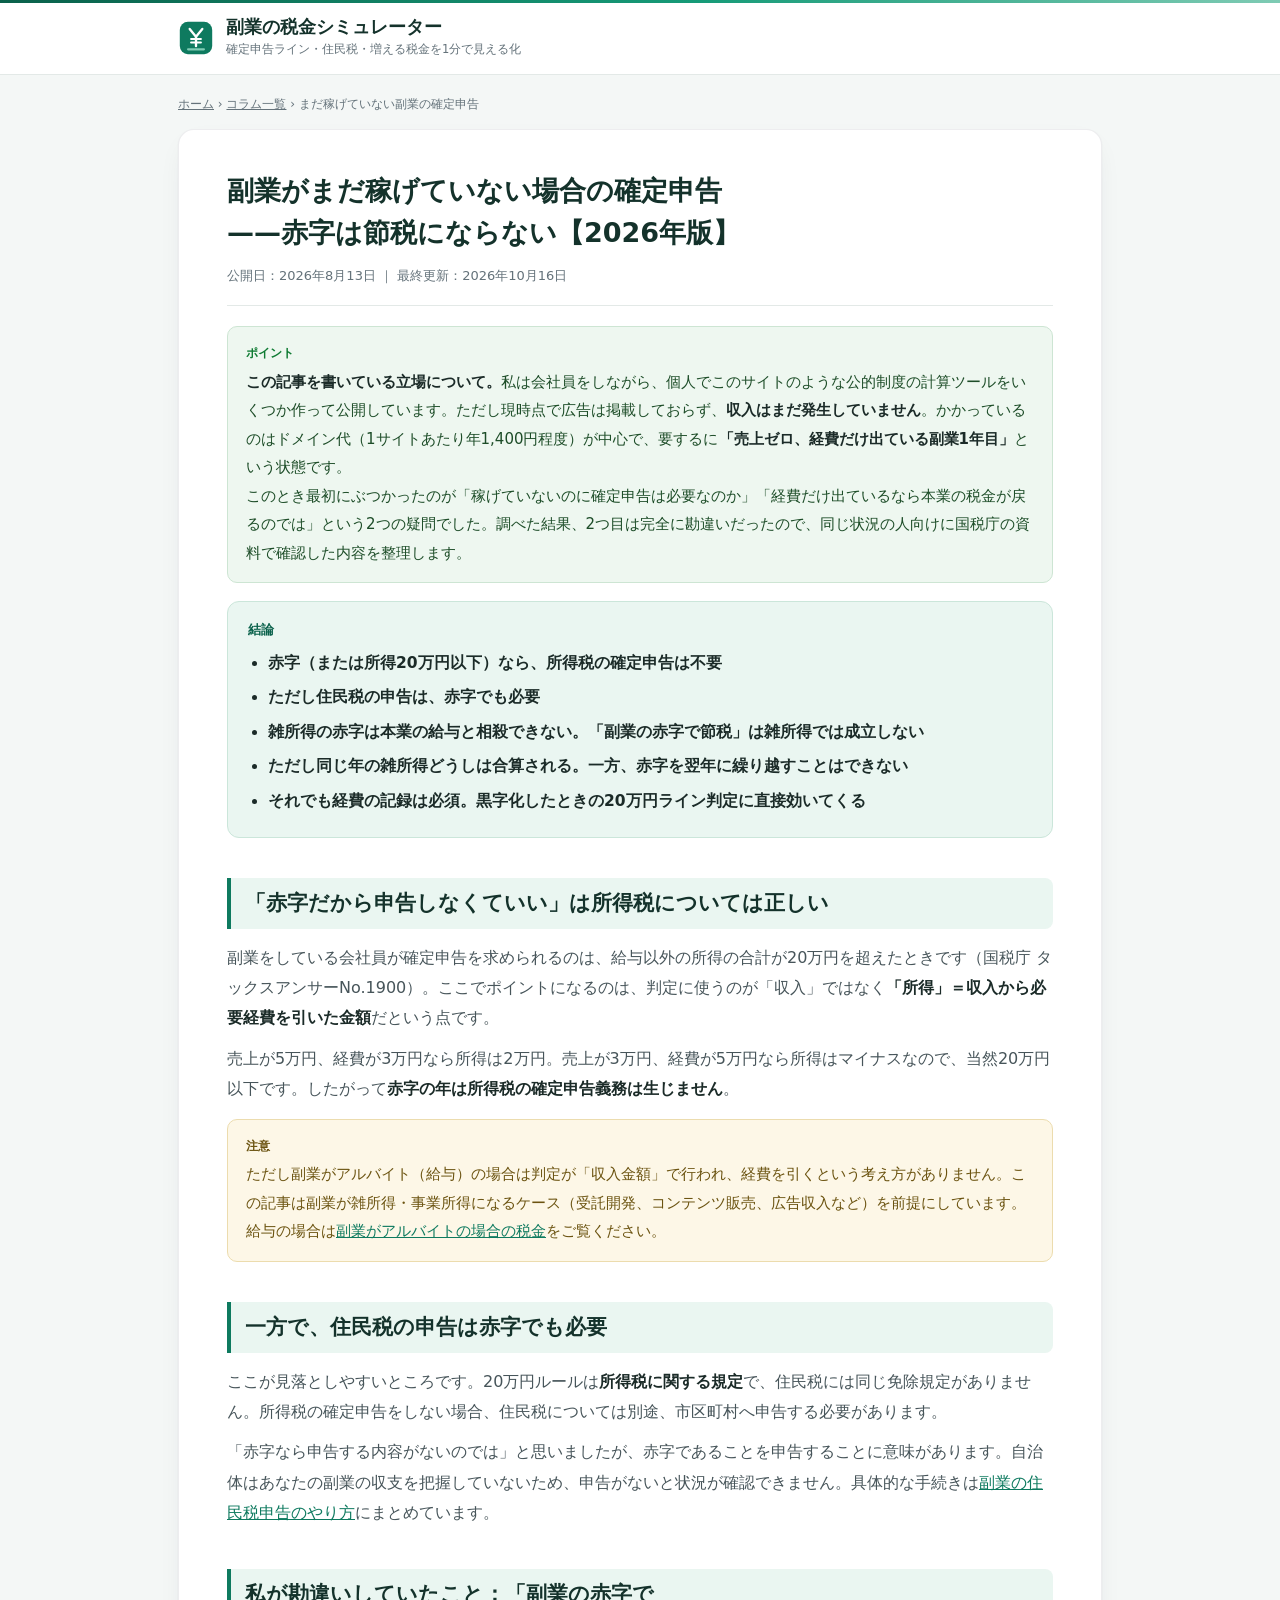
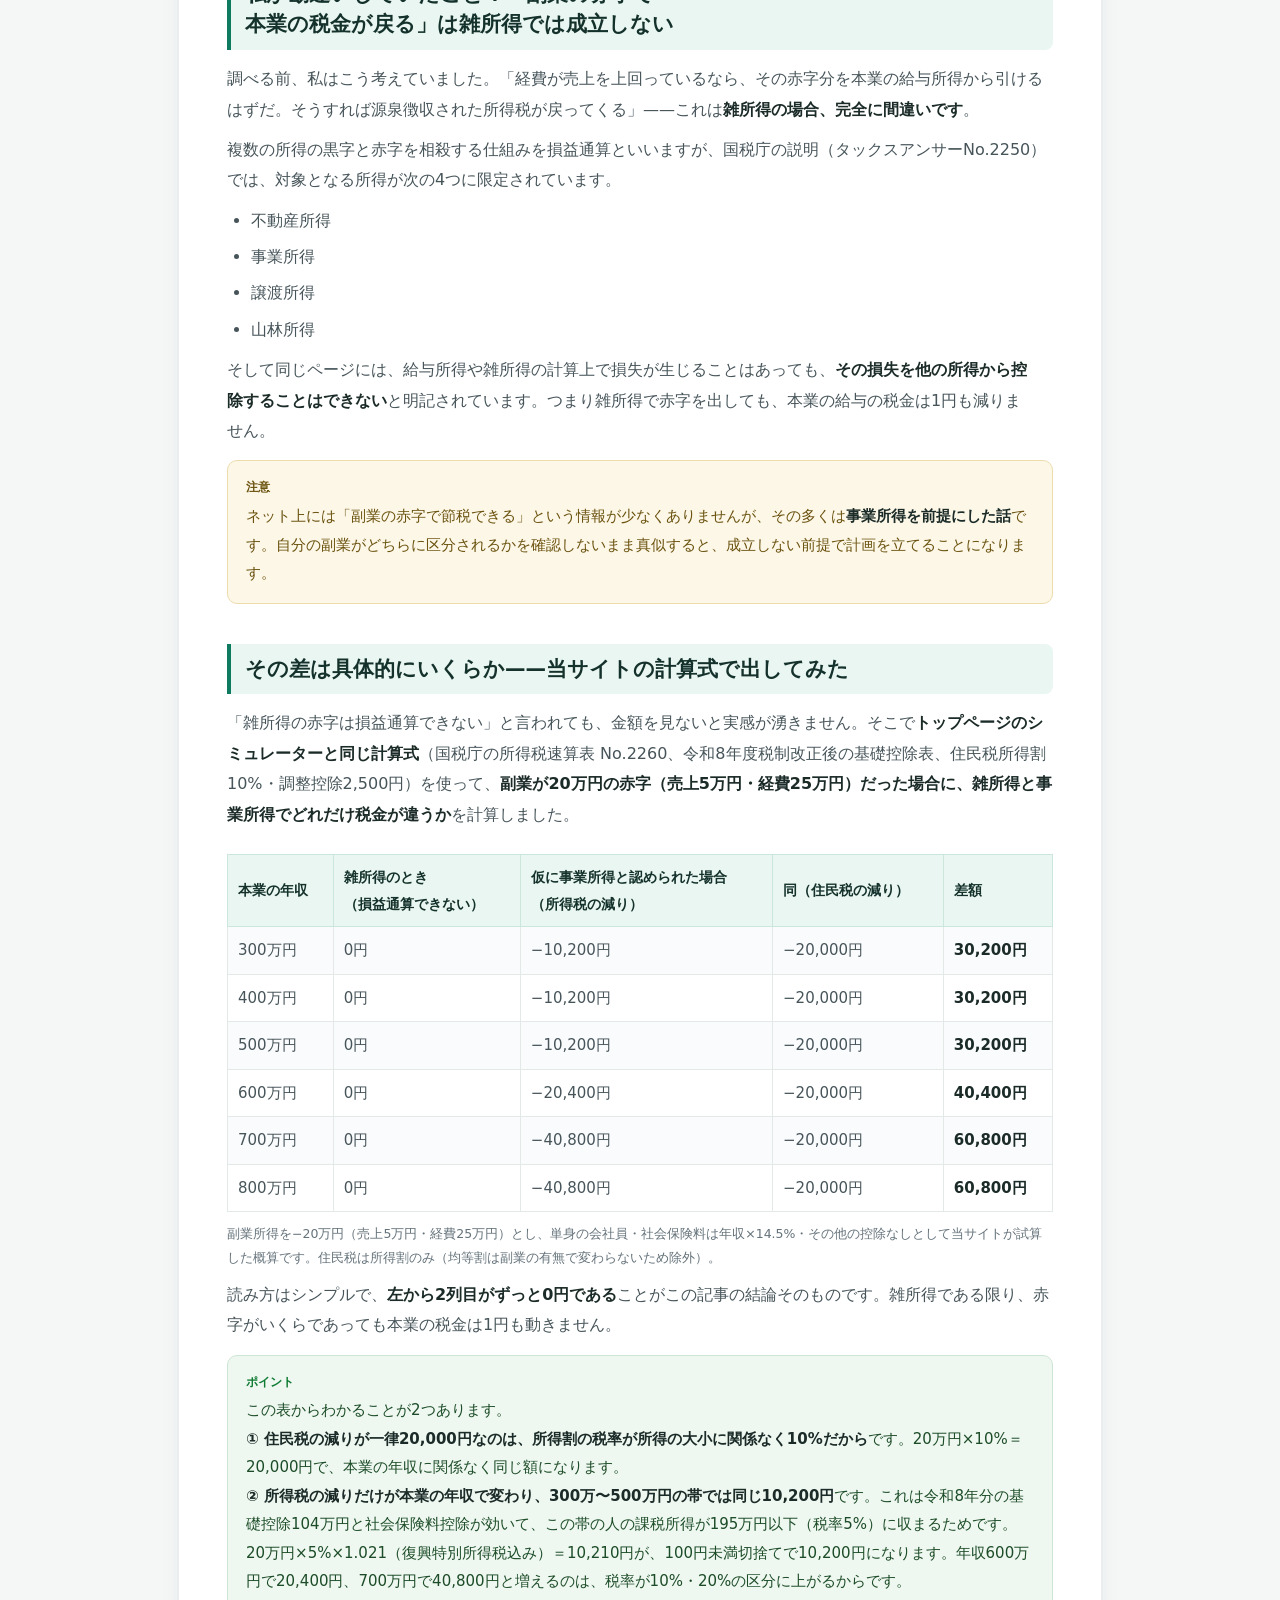
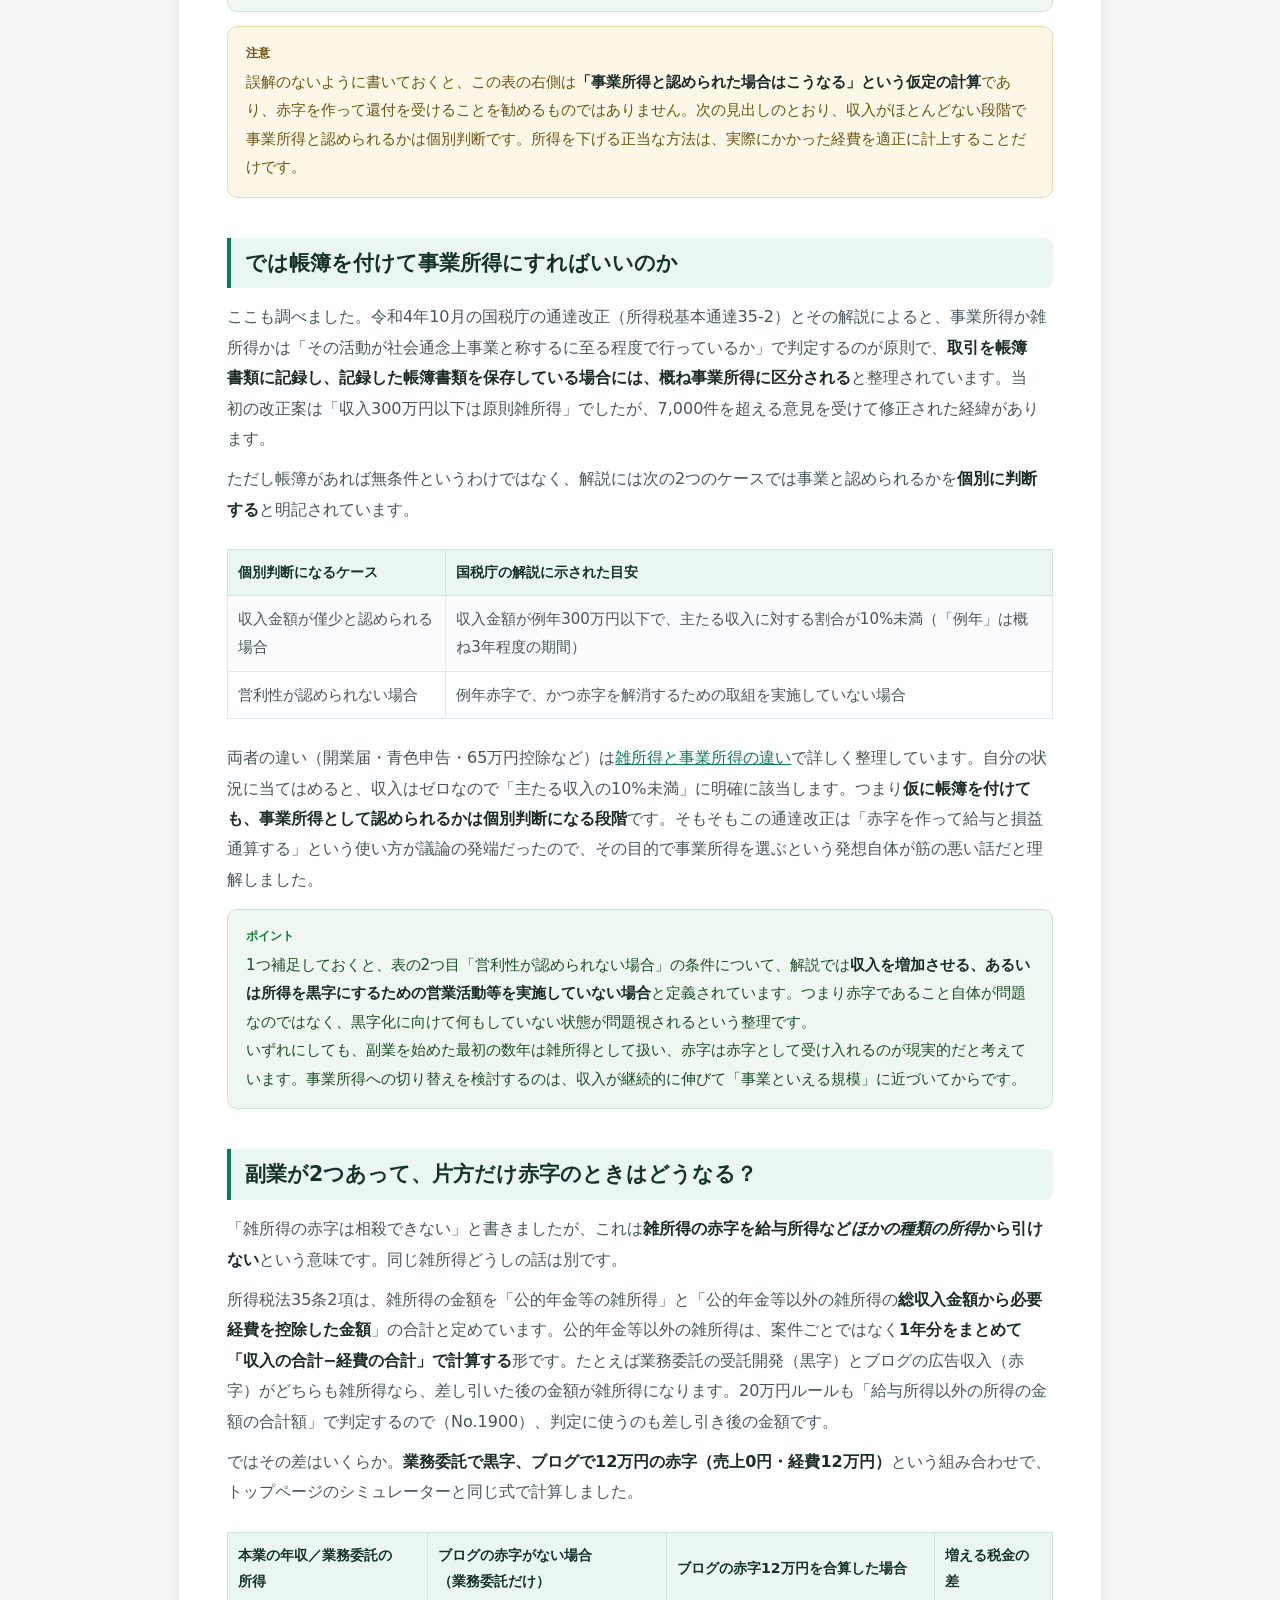
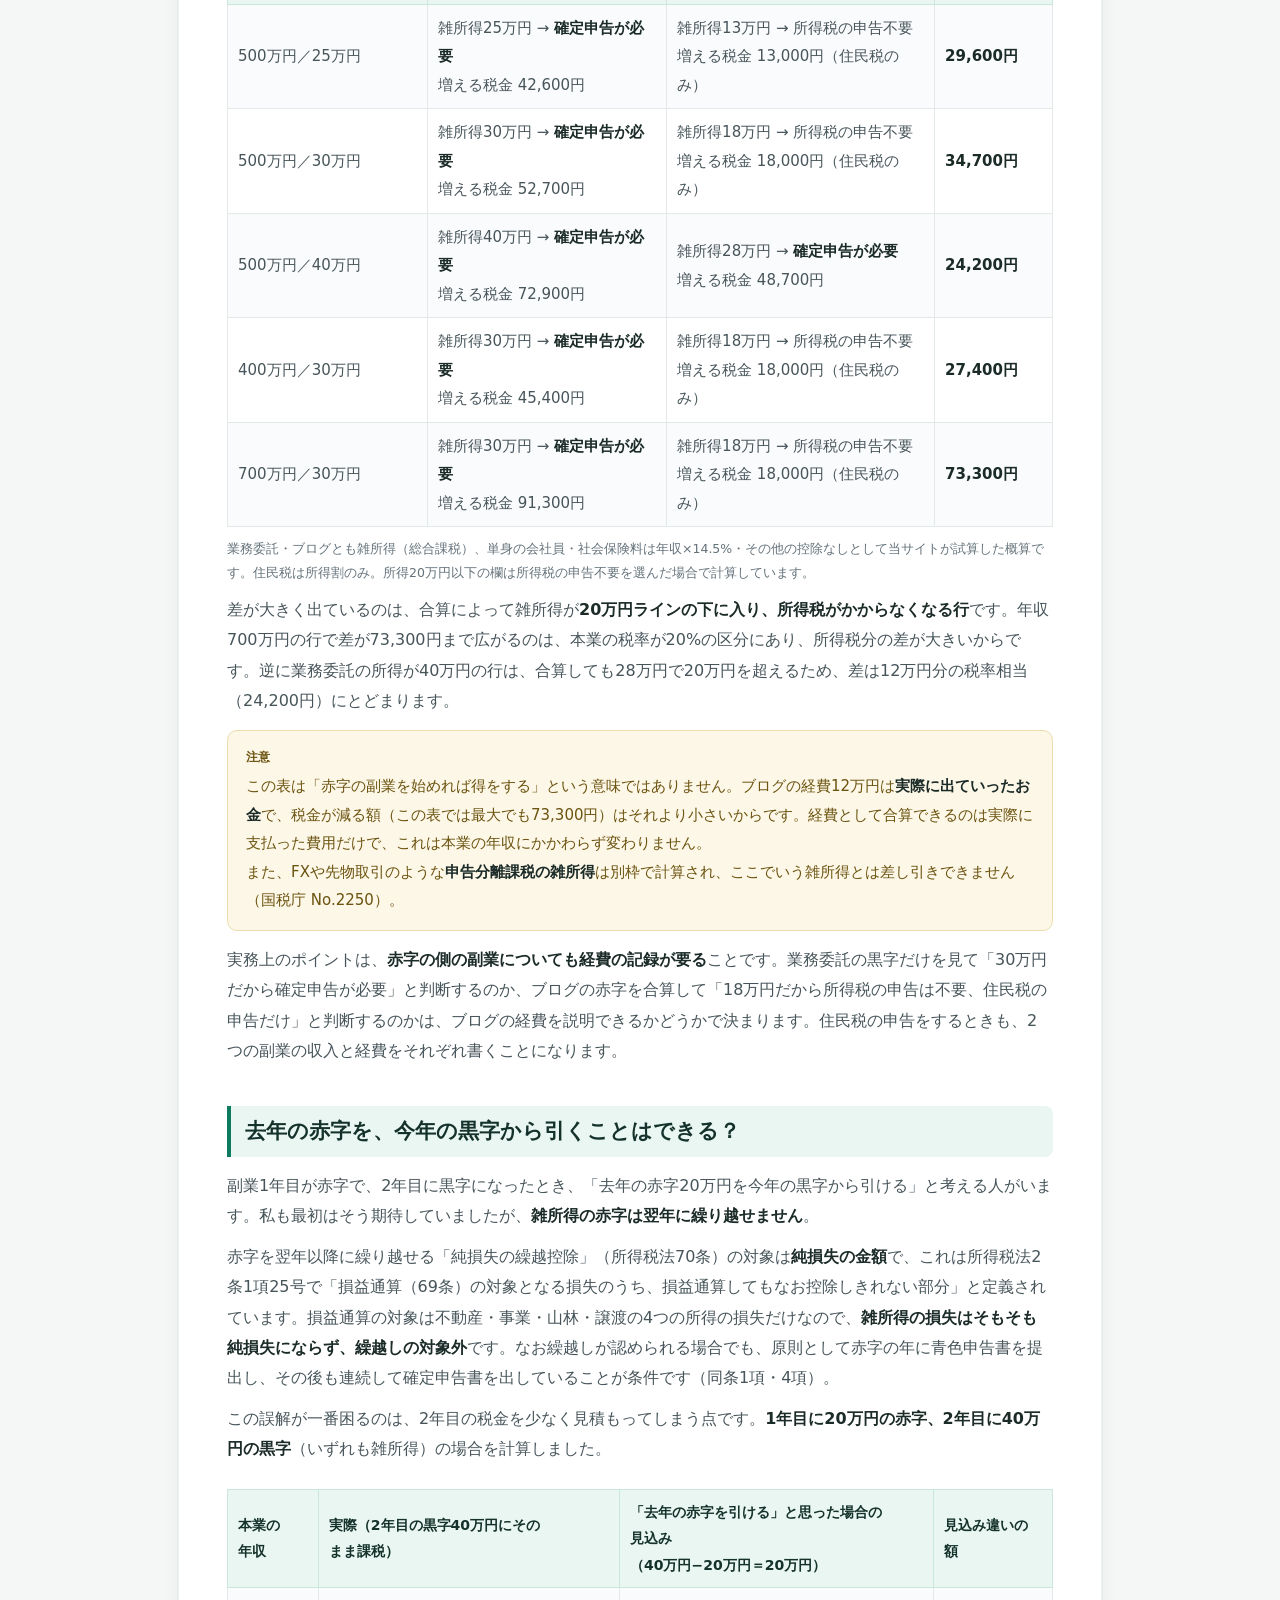
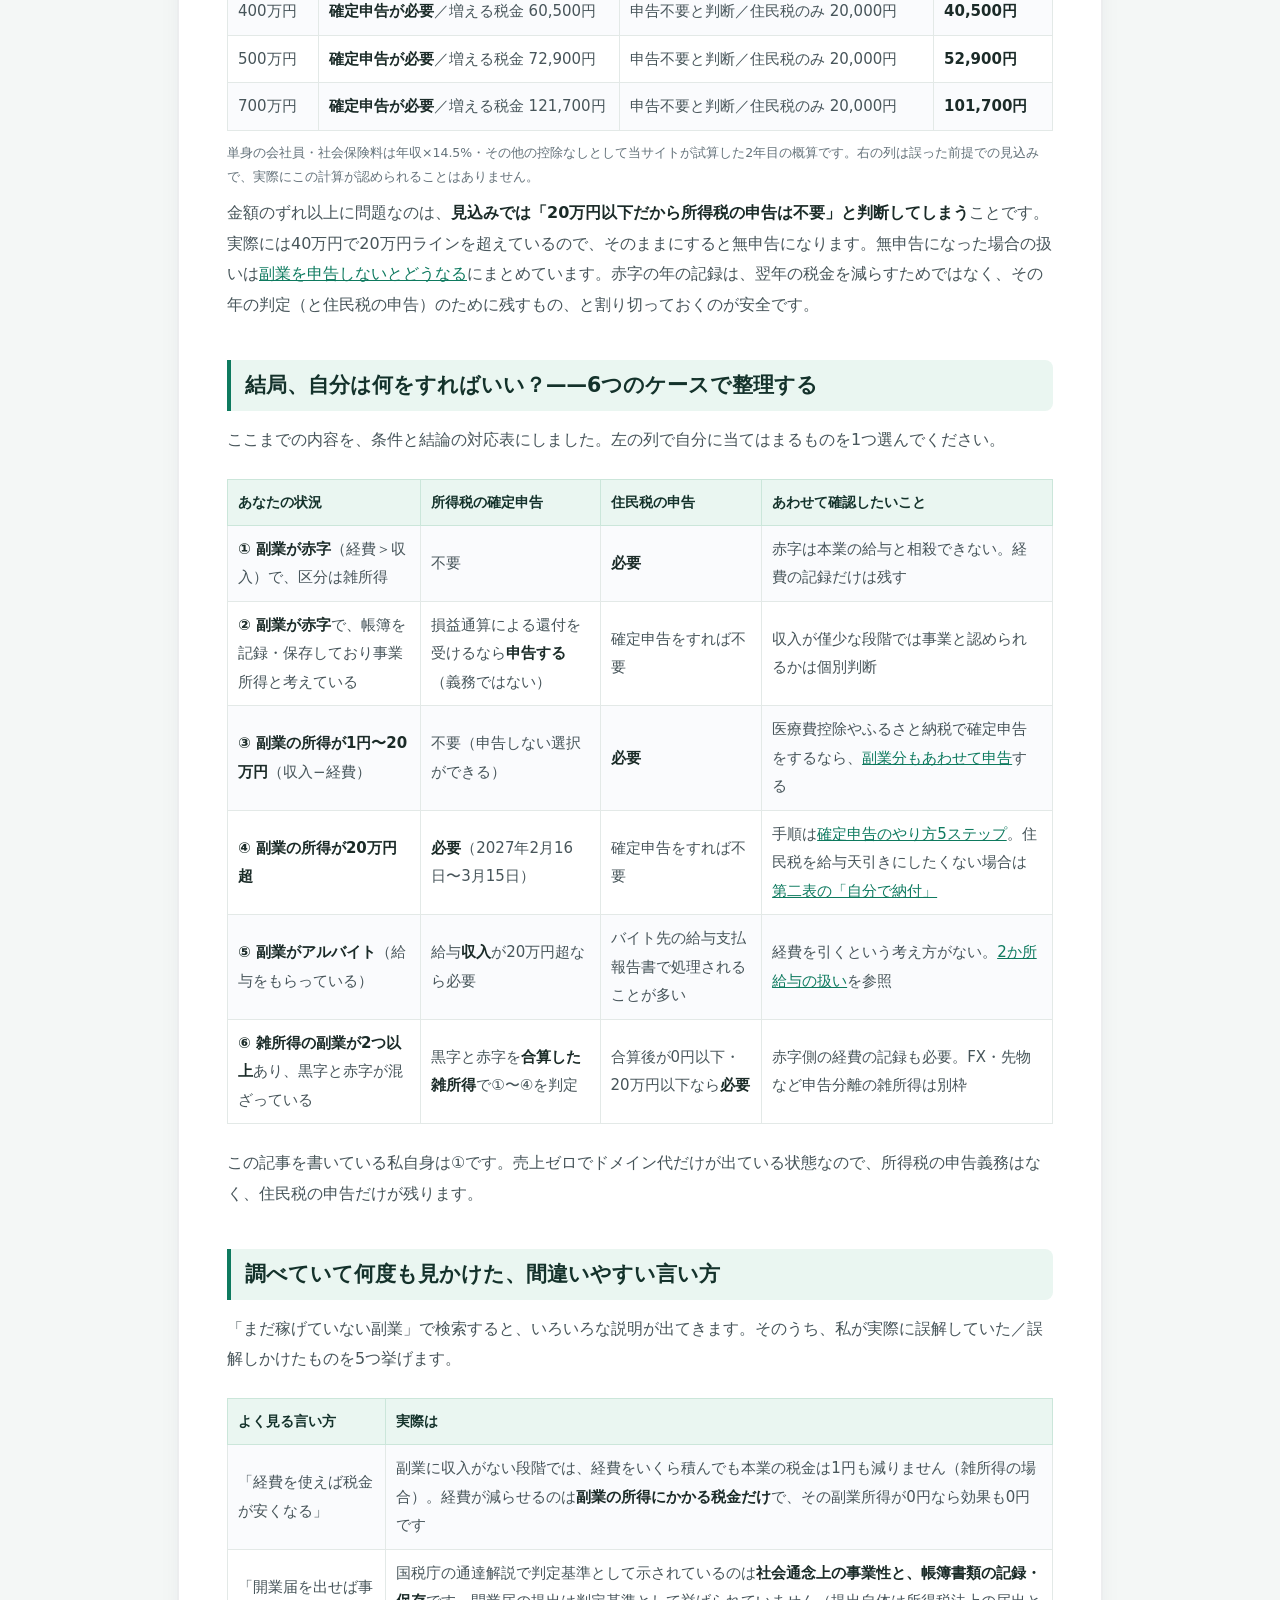
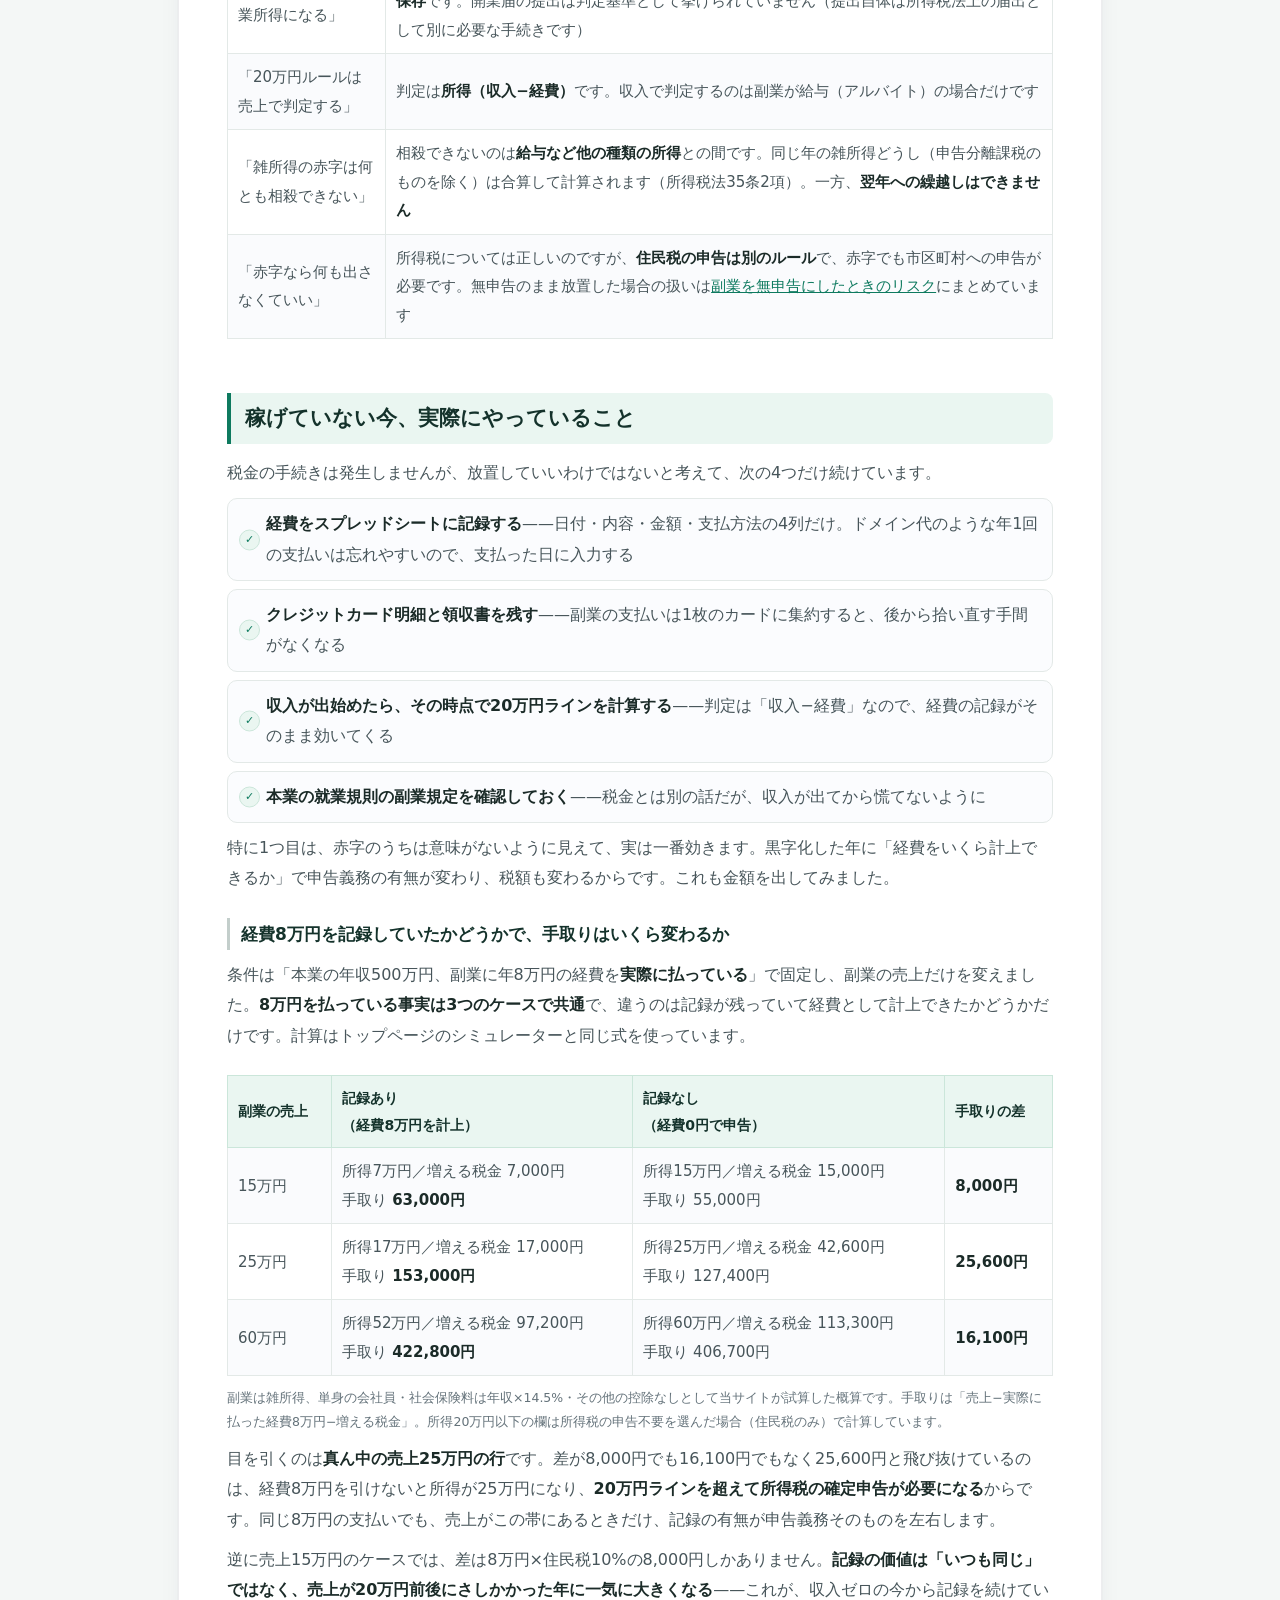
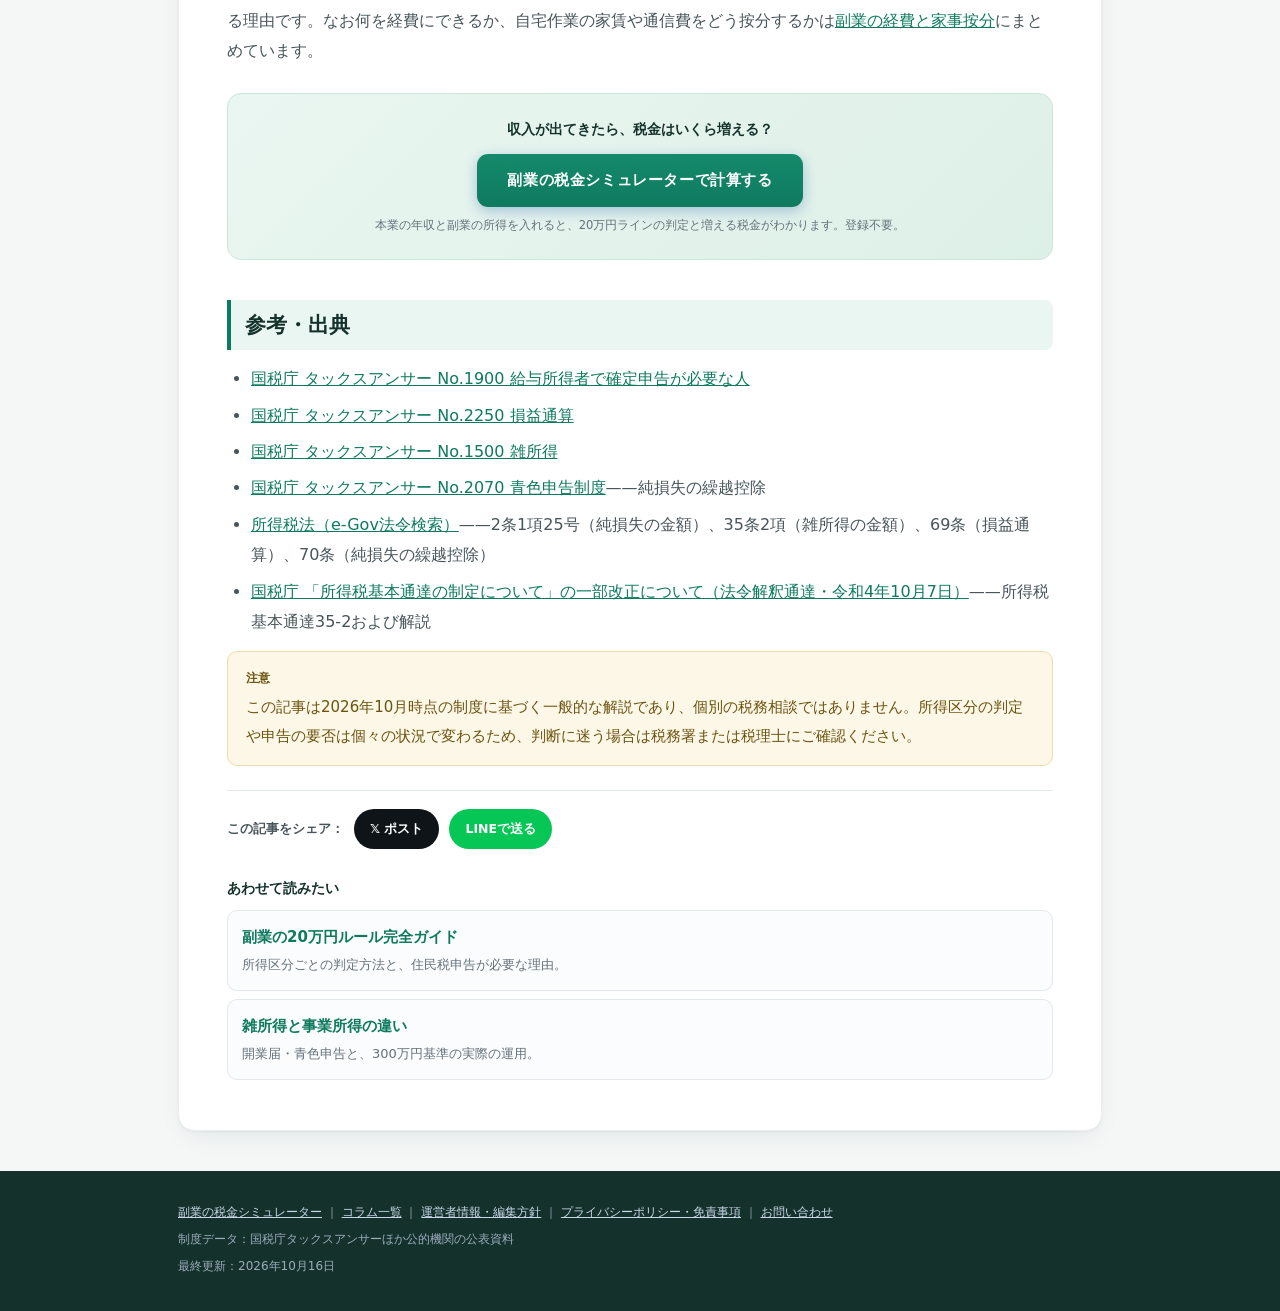
<file: articles/mada-kasegetenai-shinkoku.html>
<!DOCTYPE html>
<html lang="ja">
<head>
<meta charset="UTF-8">
<meta name="viewport" content="width=device-width, initial-scale=1.0">
<!-- Google tag (gtag.js) -->
<script async src="https://www.googletagmanager.com/gtag/js?id=G-FH1NG08BVZ"></script>
<script>
  window.dataLayer = window.dataLayer || [];
  function gtag(){dataLayer.push(arguments);}
  gtag('js', new Date());
  gtag('config', 'G-FH1NG08BVZ');
</script>
<link rel="icon" type="image/svg+xml" href="/favicon.svg">
<link rel="icon" type="image/png" sizes="32x32" href="/favicon-32.png">
<link rel="apple-touch-icon" href="/apple-touch-icon.png">
<script async src="https://pagead2.googlesyndication.com/pagead/js/adsbygoogle.js?client=ca-pub-9132302948928758" crossorigin="anonymous"></script>
<title>副業がまだ稼げていない場合の確定申告｜赤字は節税にならない【2026年版】</title>
<meta name="description" content="副業を始めたばかりで売上より経費が多い状態のとき、確定申告は必要なのか。赤字なら所得税の申告は不要だが住民税の申告は必要、雑所得の赤字は本業の給与と損益通算できない、という2点を国税庁資料に基づいて整理します。運営者自身が同じ状況にある立場から書いています。">
<link rel="canonical" href="https://fukugyou-sim.com/articles/mada-kasegetenai-shinkoku.html">
<meta property="og:image" content="https://fukugyou-sim.com/ogp.png">
<meta name="twitter:card" content="summary_large_image">
<link rel="stylesheet" href="./article.css">
<script type="application/ld+json">
{
  "@context": "https://schema.org",
  "@type": "Article",
  "headline": "副業がまだ稼げていない場合の確定申告——赤字は節税にならない",
  "datePublished": "2026-08-13",
  "dateModified": "2026-10-16",
  "author": {"@type": "Person", "name": "副業の税金シミュレーター運営者"}
}
</script>
<script type="application/ld+json">
{
  "@context": "https://schema.org",
  "@type": "FAQPage",
  "mainEntity": [
    {
      "@type": "Question",
      "name": "副業が赤字なら確定申告は必要ですか？",
      "acceptedAnswer": {
        "@type": "Answer",
        "text": "所得税の確定申告は不要です。20万円ルールは「収入」ではなく「所得（収入−経費）」で判定するため、経費が収入を上回っている赤字の状態は20万円以下に該当します。ただし住民税の申告は金額に関わらず必要で、赤字であってもお住まいの市区町村への申告が求められます。"
      }
    },
    {
      "@type": "Question",
      "name": "副業の赤字を本業の給与と相殺して節税できますか？",
      "acceptedAnswer": {
        "@type": "Answer",
        "text": "副業が雑所得に区分される場合はできません。国税庁の損益通算の説明では、対象となるのは不動産所得・事業所得・譲渡所得・山林所得の4つのみで、雑所得の損失は他の所得から控除できないと明記されています。「副業の赤字で節税」という情報は事業所得の場合の話です。"
      }
    },
    {
      "@type": "Question",
      "name": "帳簿を付ければ副業を事業所得にできますか？",
      "acceptedAnswer": {
        "@type": "Answer",
        "text": "令和4年10月の所得税基本通達35-2の改正とその解説では、取引を帳簿書類に記録し保存している場合は概ね事業所得に区分されると整理されています。ただし収入金額が僅少と認められる場合（収入が例年300万円以下で主たる収入に対する割合が10%未満。例年とは概ね3年程度）や、営利性が認められない場合（例年赤字で、かつ赤字を解消するための取組を実施していない）は、事業と認められるかを個別に判断するとされています。始めたばかりで収入が少ない段階では、帳簿があっても個別判断になります。"
      }
    },
    {
      "@type": "Question",
      "name": "赤字でも経費の記録は残すべきですか？",
      "acceptedAnswer": {
        "@type": "Answer",
        "text": "残すべきです。20万円ルールの判定は「収入−経費」で行うため、黒字化したときに経費の記録があるかどうかで申告義務の有無や税額が変わります。また住民税の申告でも収入と経費を記載する必要があります。"
      }
    },
    {
      "@type": "Question",
      "name": "副業が2つあり片方が赤字の場合、もう片方の黒字と相殺できますか？",
      "acceptedAnswer": {
        "@type": "Answer",
        "text": "どちらも雑所得（総合課税）であれば、合算して計算されます。所得税法35条2項では、公的年金等以外の雑所得の金額を1年分の総収入金額から必要経費を控除した金額としているためです。20万円ルールの判定も合算後の金額で行います。ただしFXや先物取引など申告分離課税の雑所得とは差し引きできません。"
      }
    },
    {
      "@type": "Question",
      "name": "去年の副業の赤字を今年の黒字から引けますか？",
      "acceptedAnswer": {
        "@type": "Answer",
        "text": "雑所得の場合はできません。翌年以降に繰り越せるのは所得税法70条の純損失の金額で、これは損益通算の対象となる不動産・事業・山林・譲渡所得の損失のうち控除しきれない部分と定義されています。雑所得の損失は損益通算の対象外のため、純損失にならず繰越しもできません。"
      }
    }
  ]
}
</script>
</head>
<body>

<header class="site">
  <div class="wrap">
    <svg class="logo-mark" viewBox="0 0 40 40" aria-hidden="true">
      <rect x="2" y="2" width="36" height="36" rx="9" fill="#0e7a5f"/>
      <path d="M13 10 L20 18.5 L27 10" fill="none" stroke="#fff" stroke-width="2.6" stroke-linecap="round" stroke-linejoin="round"/>
      <path d="M20 18.5 V29" fill="none" stroke="#fff" stroke-width="2.6" stroke-linecap="round"/>
      <path d="M14.5 21 H25.5 M14.5 25 H25.5" fill="none" stroke="#fff" stroke-width="2.2" stroke-linecap="round"/>
      <rect x="10" y="31.4" width="20" height="2.4" rx="1.2" fill="#7fcbb4"/>
    </svg>
    <div class="logo-text">
      <div class="logo"><a href="../">副業の税金シミュレーター</a></div>
      <div class="logo-sub">確定申告ライン・住民税・増える税金を1分で見える化</div>
    </div>
  </div>
</header>

<div class="wrap">
  <nav class="breadcrumb"><a href="../">ホーム</a> › <a href="./">コラム一覧</a> › まだ稼げていない副業の確定申告</nav>

  <article class="card">
    <h1>副業がまだ稼げていない場合の確定申告<br>——赤字は節税にならない【2026年版】</h1>
    <p class="meta">公開日：2026年8月13日 ｜ 最終更新：2026年10月16日</p>

    <div class="point" style="margin-bottom:18px;">
      <strong>この記事を書いている立場について。</strong>私は会社員をしながら、個人でこのサイトのような公的制度の計算ツールをいくつか作って公開しています。ただし現時点で広告は掲載しておらず、<strong>収入はまだ発生していません</strong>。かかっているのはドメイン代（1サイトあたり年1,400円程度）が中心で、要するに<strong>「売上ゼロ、経費だけ出ている副業1年目」</strong>という状態です。<br>
      このとき最初にぶつかったのが「稼げていないのに確定申告は必要なのか」「経費だけ出ているなら本業の税金が戻るのでは」という2つの疑問でした。調べた結果、2つ目は完全に勘違いだったので、同じ状況の人向けに国税庁の資料で確認した内容を整理します。
    </div>

    <div class="keypoints">
      <div class="k-title">結論</div>
      <ul>
        <li>赤字（または所得20万円以下）なら、所得税の確定申告は不要</li>
        <li>ただし住民税の申告は、赤字でも必要</li>
        <li>雑所得の赤字は本業の給与と相殺できない。「副業の赤字で節税」は雑所得では成立しない</li>
        <li>ただし同じ年の雑所得どうしは合算される。一方、赤字を翌年に繰り越すことはできない</li>
        <li>それでも経費の記録は必須。黒字化したときの20万円ライン判定に直接効いてくる</li>
      </ul>
    </div>

    <h2>「赤字だから申告しなくていい」は所得税については正しい</h2>
    <p>副業をしている会社員が確定申告を求められるのは、給与以外の所得の合計が20万円を超えたときです（国税庁 タックスアンサーNo.1900）。ここでポイントになるのは、判定に使うのが「収入」ではなく<strong>「所得」＝収入から必要経費を引いた金額</strong>だという点です。</p>
    <p>売上が5万円、経費が3万円なら所得は2万円。売上が3万円、経費が5万円なら所得はマイナスなので、当然20万円以下です。したがって<strong>赤字の年は所得税の確定申告義務は生じません</strong>。</p>
    <div class="caution">ただし副業がアルバイト（給与）の場合は判定が「収入金額」で行われ、経費を引くという考え方がありません。この記事は副業が雑所得・事業所得になるケース（受託開発、コンテンツ販売、広告収入など）を前提にしています。給与の場合は<a href="./fukugyou-arubaito-2kasho-kyuuyo.html">副業がアルバイトの場合の税金</a>をご覧ください。</div>

    <h2>一方で、住民税の申告は赤字でも必要</h2>
    <p>ここが見落としやすいところです。20万円ルールは<strong>所得税に関する規定</strong>で、住民税には同じ免除規定がありません。所得税の確定申告をしない場合、住民税については別途、市区町村へ申告する必要があります。</p>
    <p>「赤字なら申告する内容がないのでは」と思いましたが、赤字であることを申告することに意味があります。自治体はあなたの副業の収支を把握していないため、申告がないと状況が確認できません。具体的な手続きは<a href="./juuminzei-shinkoku-yarikata.html">副業の住民税申告のやり方</a>にまとめています。</p>

    <h2>私が勘違いしていたこと：「副業の赤字で本業の税金が戻る」は雑所得では成立しない</h2>
    <p>調べる前、私はこう考えていました。「経費が売上を上回っているなら、その赤字分を本業の給与所得から引けるはずだ。そうすれば源泉徴収された所得税が戻ってくる」——これは<strong>雑所得の場合、完全に間違いです</strong>。</p>
    <p>複数の所得の黒字と赤字を相殺する仕組みを損益通算といいますが、国税庁の説明（タックスアンサーNo.2250）では、対象となる所得が次の4つに限定されています。</p>
    <ul>
      <li>不動産所得</li>
      <li>事業所得</li>
      <li>譲渡所得</li>
      <li>山林所得</li>
    </ul>
    <p>そして同じページには、給与所得や雑所得の計算上で損失が生じることはあっても、<strong>その損失を他の所得から控除することはできない</strong>と明記されています。つまり雑所得で赤字を出しても、本業の給与の税金は1円も減りません。</p>
    <div class="caution">ネット上には「副業の赤字で節税できる」という情報が少なくありませんが、その多くは<strong>事業所得を前提にした話</strong>です。自分の副業がどちらに区分されるかを確認しないまま真似すると、成立しない前提で計画を立てることになります。</div>

    <h2>その差は具体的にいくらか——当サイトの計算式で出してみた</h2>
    <p>「雑所得の赤字は損益通算できない」と言われても、金額を見ないと実感が湧きません。そこで<strong>トップページのシミュレーターと同じ計算式</strong>（国税庁の所得税速算表 No.2260、令和8年度税制改正後の基礎控除表、住民税所得割10%・調整控除2,500円）を使って、<strong>副業が20万円の赤字（売上5万円・経費25万円）だった場合に、雑所得と事業所得でどれだけ税金が違うか</strong>を計算しました。</p>
    <div class="table-scroll">
      <table class="info">
        <tr><th>本業の年収</th><th>雑所得のとき<br>（損益通算できない）</th><th>仮に事業所得と認められた場合<br>（所得税の減り）</th><th>同（住民税の減り）</th><th>差額</th></tr>
        <tr><td>300万円</td><td>0円</td><td>−10,200円</td><td>−20,000円</td><td><strong>30,200円</strong></td></tr>
        <tr><td>400万円</td><td>0円</td><td>−10,200円</td><td>−20,000円</td><td><strong>30,200円</strong></td></tr>
        <tr><td>500万円</td><td>0円</td><td>−10,200円</td><td>−20,000円</td><td><strong>30,200円</strong></td></tr>
        <tr><td>600万円</td><td>0円</td><td>−20,400円</td><td>−20,000円</td><td><strong>40,400円</strong></td></tr>
        <tr><td>700万円</td><td>0円</td><td>−40,800円</td><td>−20,000円</td><td><strong>60,800円</strong></td></tr>
        <tr><td>800万円</td><td>0円</td><td>−40,800円</td><td>−20,000円</td><td><strong>60,800円</strong></td></tr>
      </table>
    </div>
    <p style="font-size:12.5px;color:var(--muted);margin-top:-4px;">副業所得を−20万円（売上5万円・経費25万円）とし、単身の会社員・社会保険料は年収×14.5%・その他の控除なしとして当サイトが試算した概算です。住民税は所得割のみ（均等割は副業の有無で変わらないため除外）。</p>
    <p>読み方はシンプルで、<strong>左から2列目がずっと0円である</strong>ことがこの記事の結論そのものです。雑所得である限り、赤字がいくらであっても本業の税金は1円も動きません。</p>
    <div class="point">この表からわかることが2つあります。<br>
    <strong>① 住民税の減りが一律20,000円なのは、所得割の税率が所得の大小に関係なく10%だから</strong>です。20万円×10%＝20,000円で、本業の年収に関係なく同じ額になります。<br>
    <strong>② 所得税の減りだけが本業の年収で変わり、300万〜500万円の帯では同じ10,200円</strong>です。これは令和8年分の基礎控除104万円と社会保険料控除が効いて、この帯の人の課税所得が195万円以下（税率5%）に収まるためです。20万円×5%×1.021（復興特別所得税込み）＝10,210円が、100円未満切捨てで10,200円になります。年収600万円で20,400円、700万円で40,800円と増えるのは、税率が10%・20%の区分に上がるからです。</div>
    <div class="caution">誤解のないように書いておくと、この表の右側は<strong>「事業所得と認められた場合はこうなる」という仮定の計算</strong>であり、赤字を作って還付を受けることを勧めるものではありません。次の見出しのとおり、収入がほとんどない段階で事業所得と認められるかは個別判断です。所得を下げる正当な方法は、実際にかかった経費を適正に計上することだけです。</div>

    <h2>では帳簿を付けて事業所得にすればいいのか</h2>
    <p>ここも調べました。令和4年10月の国税庁の通達改正（所得税基本通達35-2）とその解説によると、事業所得か雑所得かは「その活動が社会通念上事業と称するに至る程度で行っているか」で判定するのが原則で、<strong>取引を帳簿書類に記録し、記録した帳簿書類を保存している場合には、概ね事業所得に区分される</strong>と整理されています。当初の改正案は「収入300万円以下は原則雑所得」でしたが、7,000件を超える意見を受けて修正された経緯があります。</p>
    <p>ただし帳簿があれば無条件というわけではなく、解説には次の2つのケースでは事業と認められるかを<strong>個別に判断する</strong>と明記されています。</p>
    <div class="table-scroll">
      <table class="info">
        <tr><th>個別判断になるケース</th><th>国税庁の解説に示された目安</th></tr>
        <tr><td>収入金額が僅少と認められる場合</td><td>収入金額が例年300万円以下で、主たる収入に対する割合が10%未満（「例年」は概ね3年程度の期間）</td></tr>
        <tr><td>営利性が認められない場合</td><td>例年赤字で、かつ赤字を解消するための取組を実施していない場合</td></tr>
      </table>
    </div>
    <p>両者の違い（開業届・青色申告・65万円控除など）は<a href="./zatsu-shotoku-to-jigyou-shotoku.html">雑所得と事業所得の違い</a>で詳しく整理しています。自分の状況に当てはめると、収入はゼロなので「主たる収入の10%未満」に明確に該当します。つまり<strong>仮に帳簿を付けても、事業所得として認められるかは個別判断になる段階</strong>です。そもそもこの通達改正は「赤字を作って給与と損益通算する」という使い方が議論の発端だったので、その目的で事業所得を選ぶという発想自体が筋の悪い話だと理解しました。</p>
    <div class="point">1つ補足しておくと、表の2つ目「営利性が認められない場合」の条件について、解説では<strong>収入を増加させる、あるいは所得を黒字にするための営業活動等を実施していない場合</strong>と定義されています。つまり赤字であること自体が問題なのではなく、黒字化に向けて何もしていない状態が問題視されるという整理です。<br>
    いずれにしても、副業を始めた最初の数年は雑所得として扱い、赤字は赤字として受け入れるのが現実的だと考えています。事業所得への切り替えを検討するのは、収入が継続的に伸びて「事業といえる規模」に近づいてからです。</div>

    <h2>副業が2つあって、片方だけ赤字のときはどうなる？</h2>
    <p>「雑所得の赤字は相殺できない」と書きましたが、これは<strong>雑所得の赤字を給与所得など<em>ほかの種類の所得</em>から引けない</strong>という意味です。同じ雑所得どうしの話は別です。</p>
    <p>所得税法35条2項は、雑所得の金額を「公的年金等の雑所得」と「公的年金等以外の雑所得の<strong>総収入金額から必要経費を控除した金額</strong>」の合計と定めています。公的年金等以外の雑所得は、案件ごとではなく<strong>1年分をまとめて「収入の合計−経費の合計」で計算する</strong>形です。たとえば業務委託の受託開発（黒字）とブログの広告収入（赤字）がどちらも雑所得なら、差し引いた後の金額が雑所得になります。20万円ルールも「給与所得以外の所得の金額の合計額」で判定するので（No.1900）、判定に使うのも差し引き後の金額です。</p>
    <p>ではその差はいくらか。<strong>業務委託で黒字、ブログで12万円の赤字（売上0円・経費12万円）</strong>という組み合わせで、トップページのシミュレーターと同じ式で計算しました。</p>
    <div class="table-scroll">
      <table class="info">
        <tr><th>本業の年収／業務委託の所得</th><th>ブログの赤字がない場合<br>（業務委託だけ）</th><th>ブログの赤字12万円を合算した場合</th><th>増える税金の差</th></tr>
        <tr><td>500万円／25万円</td><td>雑所得25万円 → <strong>確定申告が必要</strong><br>増える税金 42,600円</td><td>雑所得13万円 → 所得税の申告不要<br>増える税金 13,000円（住民税のみ）</td><td><strong>29,600円</strong></td></tr>
        <tr><td>500万円／30万円</td><td>雑所得30万円 → <strong>確定申告が必要</strong><br>増える税金 52,700円</td><td>雑所得18万円 → 所得税の申告不要<br>増える税金 18,000円（住民税のみ）</td><td><strong>34,700円</strong></td></tr>
        <tr><td>500万円／40万円</td><td>雑所得40万円 → <strong>確定申告が必要</strong><br>増える税金 72,900円</td><td>雑所得28万円 → <strong>確定申告が必要</strong><br>増える税金 48,700円</td><td><strong>24,200円</strong></td></tr>
        <tr><td>400万円／30万円</td><td>雑所得30万円 → <strong>確定申告が必要</strong><br>増える税金 45,400円</td><td>雑所得18万円 → 所得税の申告不要<br>増える税金 18,000円（住民税のみ）</td><td><strong>27,400円</strong></td></tr>
        <tr><td>700万円／30万円</td><td>雑所得30万円 → <strong>確定申告が必要</strong><br>増える税金 91,300円</td><td>雑所得18万円 → 所得税の申告不要<br>増える税金 18,000円（住民税のみ）</td><td><strong>73,300円</strong></td></tr>
      </table>
    </div>
    <p style="font-size:12.5px;color:var(--muted);margin-top:-4px;">業務委託・ブログとも雑所得（総合課税）、単身の会社員・社会保険料は年収×14.5%・その他の控除なしとして当サイトが試算した概算です。住民税は所得割のみ。所得20万円以下の欄は所得税の申告不要を選んだ場合で計算しています。</p>
    <p>差が大きく出ているのは、合算によって雑所得が<strong>20万円ラインの下に入り、所得税がかからなくなる行</strong>です。年収700万円の行で差が73,300円まで広がるのは、本業の税率が20%の区分にあり、所得税分の差が大きいからです。逆に業務委託の所得が40万円の行は、合算しても28万円で20万円を超えるため、差は12万円分の税率相当（24,200円）にとどまります。</p>
    <div class="caution">この表は「赤字の副業を始めれば得をする」という意味ではありません。ブログの経費12万円は<strong>実際に出ていったお金</strong>で、税金が減る額（この表では最大でも73,300円）はそれより小さいからです。経費として合算できるのは実際に支払った費用だけで、これは本業の年収にかかわらず変わりません。<br>
    また、FXや先物取引のような<strong>申告分離課税の雑所得</strong>は別枠で計算され、ここでいう雑所得とは差し引きできません（国税庁 No.2250）。</div>
    <p>実務上のポイントは、<strong>赤字の側の副業についても経費の記録が要る</strong>ことです。業務委託の黒字だけを見て「30万円だから確定申告が必要」と判断するのか、ブログの赤字を合算して「18万円だから所得税の申告は不要、住民税の申告だけ」と判断するのかは、ブログの経費を説明できるかどうかで決まります。住民税の申告をするときも、2つの副業の収入と経費をそれぞれ書くことになります。</p>

    <h2>去年の赤字を、今年の黒字から引くことはできる？</h2>
    <p>副業1年目が赤字で、2年目に黒字になったとき、「去年の赤字20万円を今年の黒字から引ける」と考える人がいます。私も最初はそう期待していましたが、<strong>雑所得の赤字は翌年に繰り越せません</strong>。</p>
    <p>赤字を翌年以降に繰り越せる「純損失の繰越控除」（所得税法70条）の対象は<strong>純損失の金額</strong>で、これは所得税法2条1項25号で「損益通算（69条）の対象となる損失のうち、損益通算してもなお控除しきれない部分」と定義されています。損益通算の対象は不動産・事業・山林・譲渡の4つの所得の損失だけなので、<strong>雑所得の損失はそもそも純損失にならず、繰越しの対象外</strong>です。なお繰越しが認められる場合でも、原則として赤字の年に青色申告書を提出し、その後も連続して確定申告書を出していることが条件です（同条1項・4項）。</p>
    <p>この誤解が一番困るのは、2年目の税金を少なく見積もってしまう点です。<strong>1年目に20万円の赤字、2年目に40万円の黒字</strong>（いずれも雑所得）の場合を計算しました。</p>
    <div class="table-scroll">
      <table class="info">
        <tr><th>本業の年収</th><th>実際（2年目の黒字40万円にそのまま課税）</th><th>「去年の赤字を引ける」と思った場合の見込み<br>（40万円−20万円＝20万円）</th><th>見込み違いの額</th></tr>
        <tr><td>400万円</td><td><strong>確定申告が必要</strong>／増える税金 60,500円</td><td>申告不要と判断／住民税のみ 20,000円</td><td><strong>40,500円</strong></td></tr>
        <tr><td>500万円</td><td><strong>確定申告が必要</strong>／増える税金 72,900円</td><td>申告不要と判断／住民税のみ 20,000円</td><td><strong>52,900円</strong></td></tr>
        <tr><td>700万円</td><td><strong>確定申告が必要</strong>／増える税金 121,700円</td><td>申告不要と判断／住民税のみ 20,000円</td><td><strong>101,700円</strong></td></tr>
      </table>
    </div>
    <p style="font-size:12.5px;color:var(--muted);margin-top:-4px;">単身の会社員・社会保険料は年収×14.5%・その他の控除なしとして当サイトが試算した2年目の概算です。右の列は誤った前提での見込みで、実際にこの計算が認められることはありません。</p>
    <p>金額のずれ以上に問題なのは、<strong>見込みでは「20万円以下だから所得税の申告は不要」と判断してしまう</strong>ことです。実際には40万円で20万円ラインを超えているので、そのままにすると無申告になります。無申告になった場合の扱いは<a href="./fukugyou-mushinkoku-risk.html">副業を申告しないとどうなる</a>にまとめています。赤字の年の記録は、翌年の税金を減らすためではなく、その年の判定（と住民税の申告）のために残すもの、と割り切っておくのが安全です。</p>

    <h2>結局、自分は何をすればいい？——6つのケースで整理する</h2>
    <p>ここまでの内容を、条件と結論の対応表にしました。左の列で自分に当てはまるものを1つ選んでください。</p>
    <div class="table-scroll">
      <table class="info">
        <tr><th>あなたの状況</th><th>所得税の確定申告</th><th>住民税の申告</th><th>あわせて確認したいこと</th></tr>
        <tr>
          <td><strong>① 副業が赤字</strong>（経費＞収入）で、区分は雑所得</td>
          <td>不要</td>
          <td><strong>必要</strong></td>
          <td>赤字は本業の給与と相殺できない。経費の記録だけは残す</td>
        </tr>
        <tr>
          <td><strong>② 副業が赤字</strong>で、帳簿を記録・保存しており事業所得と考えている</td>
          <td>損益通算による還付を受けるなら<strong>申告する</strong>（義務ではない）</td>
          <td>確定申告をすれば不要</td>
          <td>収入が僅少な段階では事業と認められるかは個別判断</td>
        </tr>
        <tr>
          <td><strong>③ 副業の所得が1円〜20万円</strong>（収入−経費）</td>
          <td>不要（申告しない選択ができる）</td>
          <td><strong>必要</strong></td>
          <td>医療費控除やふるさと納税で確定申告をするなら、<a href="./20man-en-rule-guide.html">副業分もあわせて申告</a>する</td>
        </tr>
        <tr>
          <td><strong>④ 副業の所得が20万円超</strong></td>
          <td><strong>必要</strong>（2027年2月16日〜3月15日）</td>
          <td>確定申告をすれば不要</td>
          <td>手順は<a href="./kakutei-shinkoku-yarikata-5step.html">確定申告のやり方5ステップ</a>。住民税を給与天引きにしたくない場合は<a href="./daini-hyo-jibun-de-noufu.html">第二表の「自分で納付」</a></td>
        </tr>
        <tr>
          <td><strong>⑤ 副業がアルバイト</strong>（給与をもらっている）</td>
          <td>給与<strong>収入</strong>が20万円超なら必要</td>
          <td>バイト先の給与支払報告書で処理されることが多い</td>
          <td>経費を引くという考え方がない。<a href="./fukugyou-arubaito-2kasho-kyuuyo.html">2か所給与の扱い</a>を参照</td>
        </tr>
        <tr>
          <td><strong>⑥ 雑所得の副業が2つ以上</strong>あり、黒字と赤字が混ざっている</td>
          <td>黒字と赤字を<strong>合算した雑所得</strong>で①〜④を判定</td>
          <td>合算後が0円以下・20万円以下なら<strong>必要</strong></td>
          <td>赤字側の経費の記録も必要。FX・先物など申告分離の雑所得は別枠</td>
        </tr>
      </table>
    </div>
    <p>この記事を書いている私自身は①です。売上ゼロでドメイン代だけが出ている状態なので、所得税の申告義務はなく、住民税の申告だけが残ります。</p>

    <h2>調べていて何度も見かけた、間違いやすい言い方</h2>
    <p>「まだ稼げていない副業」で検索すると、いろいろな説明が出てきます。そのうち、私が実際に誤解していた／誤解しかけたものを5つ挙げます。</p>
    <div class="table-scroll">
      <table class="info">
        <tr><th>よく見る言い方</th><th>実際は</th></tr>
        <tr>
          <td>「経費を使えば税金が安くなる」</td>
          <td>副業に収入がない段階では、経費をいくら積んでも本業の税金は1円も減りません（雑所得の場合）。経費が減らせるのは<strong>副業の所得にかかる税金だけ</strong>で、その副業所得が0円なら効果も0円です</td>
        </tr>
        <tr>
          <td>「開業届を出せば事業所得になる」</td>
          <td>国税庁の通達解説で判定基準として示されているのは<strong>社会通念上の事業性と、帳簿書類の記録・保存</strong>です。開業届の提出は判定基準として挙げられていません（提出自体は所得税法上の届出として別に必要な手続きです）</td>
        </tr>
        <tr>
          <td>「20万円ルールは売上で判定する」</td>
          <td>判定は<strong>所得（収入−経費）</strong>です。収入で判定するのは副業が給与（アルバイト）の場合だけです</td>
        </tr>
        <tr>
          <td>「雑所得の赤字は何とも相殺できない」</td>
          <td>相殺できないのは<strong>給与など他の種類の所得</strong>との間です。同じ年の雑所得どうし（申告分離課税のものを除く）は合算して計算されます（所得税法35条2項）。一方、<strong>翌年への繰越しはできません</strong></td>
        </tr>
        <tr>
          <td>「赤字なら何も出さなくていい」</td>
          <td>所得税については正しいのですが、<strong>住民税の申告は別のルール</strong>で、赤字でも市区町村への申告が必要です。無申告のまま放置した場合の扱いは<a href="./fukugyou-mushinkoku-risk.html">副業を無申告にしたときのリスク</a>にまとめています</td>
        </tr>
      </table>
    </div>

    <h2>稼げていない今、実際にやっていること</h2>
    <p>税金の手続きは発生しませんが、放置していいわけではないと考えて、次の4つだけ続けています。</p>
    <ul class="checklist">
      <li><strong>経費をスプレッドシートに記録する</strong>——日付・内容・金額・支払方法の4列だけ。ドメイン代のような年1回の支払いは忘れやすいので、支払った日に入力する</li>
      <li><strong>クレジットカード明細と領収書を残す</strong>——副業の支払いは1枚のカードに集約すると、後から拾い直す手間がなくなる</li>
      <li><strong>収入が出始めたら、その時点で20万円ラインを計算する</strong>——判定は「収入−経費」なので、経費の記録がそのまま効いてくる</li>
      <li><strong>本業の就業規則の副業規定を確認しておく</strong>——税金とは別の話だが、収入が出てから慌てないように</li>
    </ul>
    <p>特に1つ目は、赤字のうちは意味がないように見えて、実は一番効きます。黒字化した年に「経費をいくら計上できるか」で申告義務の有無が変わり、税額も変わるからです。これも金額を出してみました。</p>

    <h3>経費8万円を記録していたかどうかで、手取りはいくら変わるか</h3>
    <p>条件は「本業の年収500万円、副業に年8万円の経費を<strong>実際に払っている</strong>」で固定し、副業の売上だけを変えました。<strong>8万円を払っている事実は3つのケースで共通</strong>で、違うのは記録が残っていて経費として計上できたかどうかだけです。計算はトップページのシミュレーターと同じ式を使っています。</p>
    <div class="table-scroll">
      <table class="info">
        <tr><th>副業の売上</th><th>記録あり<br>（経費8万円を計上）</th><th>記録なし<br>（経費0円で申告）</th><th>手取りの差</th></tr>
        <tr>
          <td>15万円</td>
          <td>所得7万円／増える税金 7,000円<br>手取り <strong>63,000円</strong></td>
          <td>所得15万円／増える税金 15,000円<br>手取り 55,000円</td>
          <td><strong>8,000円</strong></td>
        </tr>
        <tr>
          <td>25万円</td>
          <td>所得17万円／増える税金 17,000円<br>手取り <strong>153,000円</strong></td>
          <td>所得25万円／増える税金 42,600円<br>手取り 127,400円</td>
          <td><strong>25,600円</strong></td>
        </tr>
        <tr>
          <td>60万円</td>
          <td>所得52万円／増える税金 97,200円<br>手取り <strong>422,800円</strong></td>
          <td>所得60万円／増える税金 113,300円<br>手取り 406,700円</td>
          <td><strong>16,100円</strong></td>
        </tr>
      </table>
    </div>
    <p style="font-size:12.5px;color:var(--muted);margin-top:-4px;">副業は雑所得、単身の会社員・社会保険料は年収×14.5%・その他の控除なしとして当サイトが試算した概算です。手取りは「売上−実際に払った経費8万円−増える税金」。所得20万円以下の欄は所得税の申告不要を選んだ場合（住民税のみ）で計算しています。</p>
    <p>目を引くのは<strong>真ん中の売上25万円の行</strong>です。差が8,000円でも16,100円でもなく25,600円と飛び抜けているのは、経費8万円を引けないと所得が25万円になり、<strong>20万円ラインを超えて所得税の確定申告が必要になる</strong>からです。同じ8万円の支払いでも、売上がこの帯にあるときだけ、記録の有無が申告義務そのものを左右します。</p>
    <p>逆に売上15万円のケースでは、差は8万円×住民税10%の8,000円しかありません。<strong>記録の価値は「いつも同じ」ではなく、売上が20万円前後にさしかかった年に一気に大きくなる</strong>——これが、収入ゼロの今から記録を続けている理由です。なお何を経費にできるか、自宅作業の家賃や通信費をどう按分するかは<a href="./fukugyou-keihi-kaji-anbun.html">副業の経費と家事按分</a>にまとめています。</p>

    <div class="cta">
      <div class="c-text">収入が出てきたら、税金はいくら増える？</div>
      <a class="c-btn" href="../">副業の税金シミュレーターで計算する</a>
      <div class="c-sub">本業の年収と副業の所得を入れると、20万円ラインの判定と増える税金がわかります。登録不要。</div>
    </div>

    <h2>参考・出典</h2>
    <ul>
      <li><a href="https://www.nta.go.jp/taxes/shiraberu/taxanswer/shotoku/1900.htm" target="_blank" rel="noopener">国税庁 タックスアンサー No.1900 給与所得者で確定申告が必要な人</a></li>
      <li><a href="https://www.nta.go.jp/taxes/shiraberu/taxanswer/shotoku/2250.htm" target="_blank" rel="noopener">国税庁 タックスアンサー No.2250 損益通算</a></li>
      <li><a href="https://www.nta.go.jp/taxes/shiraberu/taxanswer/shotoku/1500.htm" target="_blank" rel="noopener">国税庁 タックスアンサー No.1500 雑所得</a></li>
      <li><a href="https://www.nta.go.jp/taxes/shiraberu/taxanswer/shotoku/2070.htm" target="_blank" rel="noopener">国税庁 タックスアンサー No.2070 青色申告制度</a>——純損失の繰越控除</li>
      <li><a href="https://laws.e-gov.go.jp/law/340AC0000000033" target="_blank" rel="noopener">所得税法（e-Gov法令検索）</a>——2条1項25号（純損失の金額）、35条2項（雑所得の金額）、69条（損益通算）、70条（純損失の繰越控除）</li>
      <li><a href="https://www.nta.go.jp/law/tsutatsu/kihon/shotoku/kaisei/221007/index.htm" target="_blank" rel="noopener">国税庁 「所得税基本通達の制定について」の一部改正について（法令解釈通達・令和4年10月7日）</a>——所得税基本通達35-2および解説</li>
    </ul>

    <div class="caution">この記事は2026年10月時点の制度に基づく一般的な解説であり、個別の税務相談ではありません。所得区分の判定や申告の要否は個々の状況で変わるため、判断に迷う場合は税務署または税理士にご確認ください。</div>

    <div class="share-row">
      <span class="s-label">この記事をシェア：</span>
      <a class="share-btn x" href="https://twitter.com/intent/tweet?text=%E5%89%AF%E6%A5%AD%E3%81%8C%E3%81%BE%E3%81%A0%E7%A8%BC%E3%81%92%E3%81%A6%E3%81%84%E3%81%AA%E3%81%84%E5%9C%B4%E5%90%88%E3%81%AE%E7%A2%BA%E5%AE%9A%E7%94%B3%E5%91%8A%EF%BD%9C%E8%B5%A4%E5%AD%97%E3%81%AF%E7%AF%80%E7%A8%8E%E3%81%AB%E3%81%AA%E3%82%89%E3%81%AA%E3%81%84&amp;url=https%3A%2F%2Ffukugyou-sim.com%2Farticles%2Fmada-kasegetenai-shinkoku.html" target="_blank" rel="noopener">𝕏 ポスト</a>
      <a class="share-btn line" href="https://social-plugins.line.me/lineit/share?url=https%3A%2F%2Ffukugyou-sim.com%2Farticles%2Fmada-kasegetenai-shinkoku.html" target="_blank" rel="noopener">LINEで送る</a>
    </div>

    <div class="related">
      <div class="r-title">あわせて読みたい</div>
      <a href="./20man-en-rule-guide.html">副業の20万円ルール完全ガイド<span>所得区分ごとの判定方法と、住民税申告が必要な理由。</span></a>
      <a href="./zatsu-shotoku-to-jigyou-shotoku.html">雑所得と事業所得の違い<span>開業届・青色申告と、300万円基準の実際の運用。</span></a>
    </div>
  </article>
</div>

<footer class="site">
  <div class="wrap">
    <p><a href="../">副業の税金シミュレーター</a> ｜ <a href="./">コラム一覧</a> ｜ <a href="../about.html">運営者情報・編集方針</a> ｜ <a href="../privacy.html">プライバシーポリシー・免責事項</a> ｜ <a href="https://forms.gle/fLUeUgyRsNNLhdzbA" target="_blank" rel="noopener">お問い合わせ</a></p>
    <p>制度データ：国税庁タックスアンサーほか公的機関の公表資料</p>
    <p>最終更新：2026年10月16日</p>
  </div>
</footer>

</body>
</html>
</file>
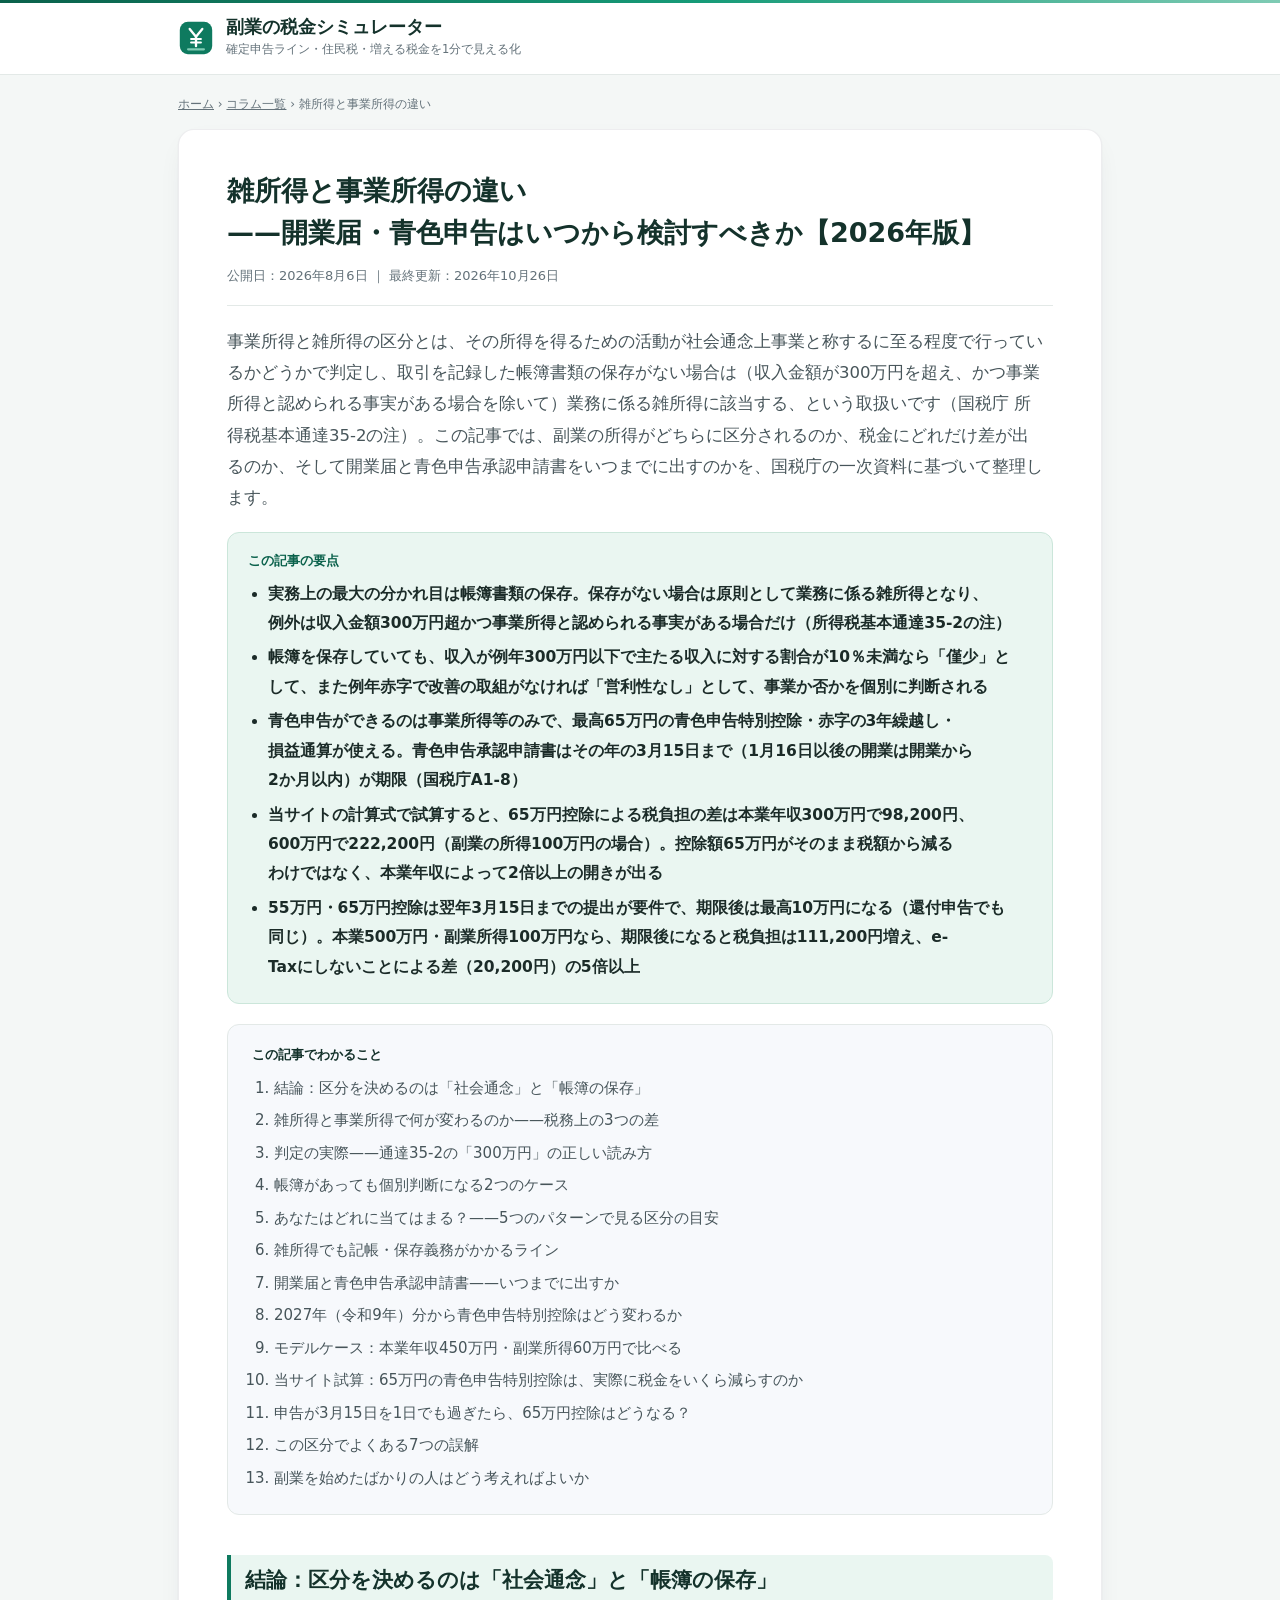
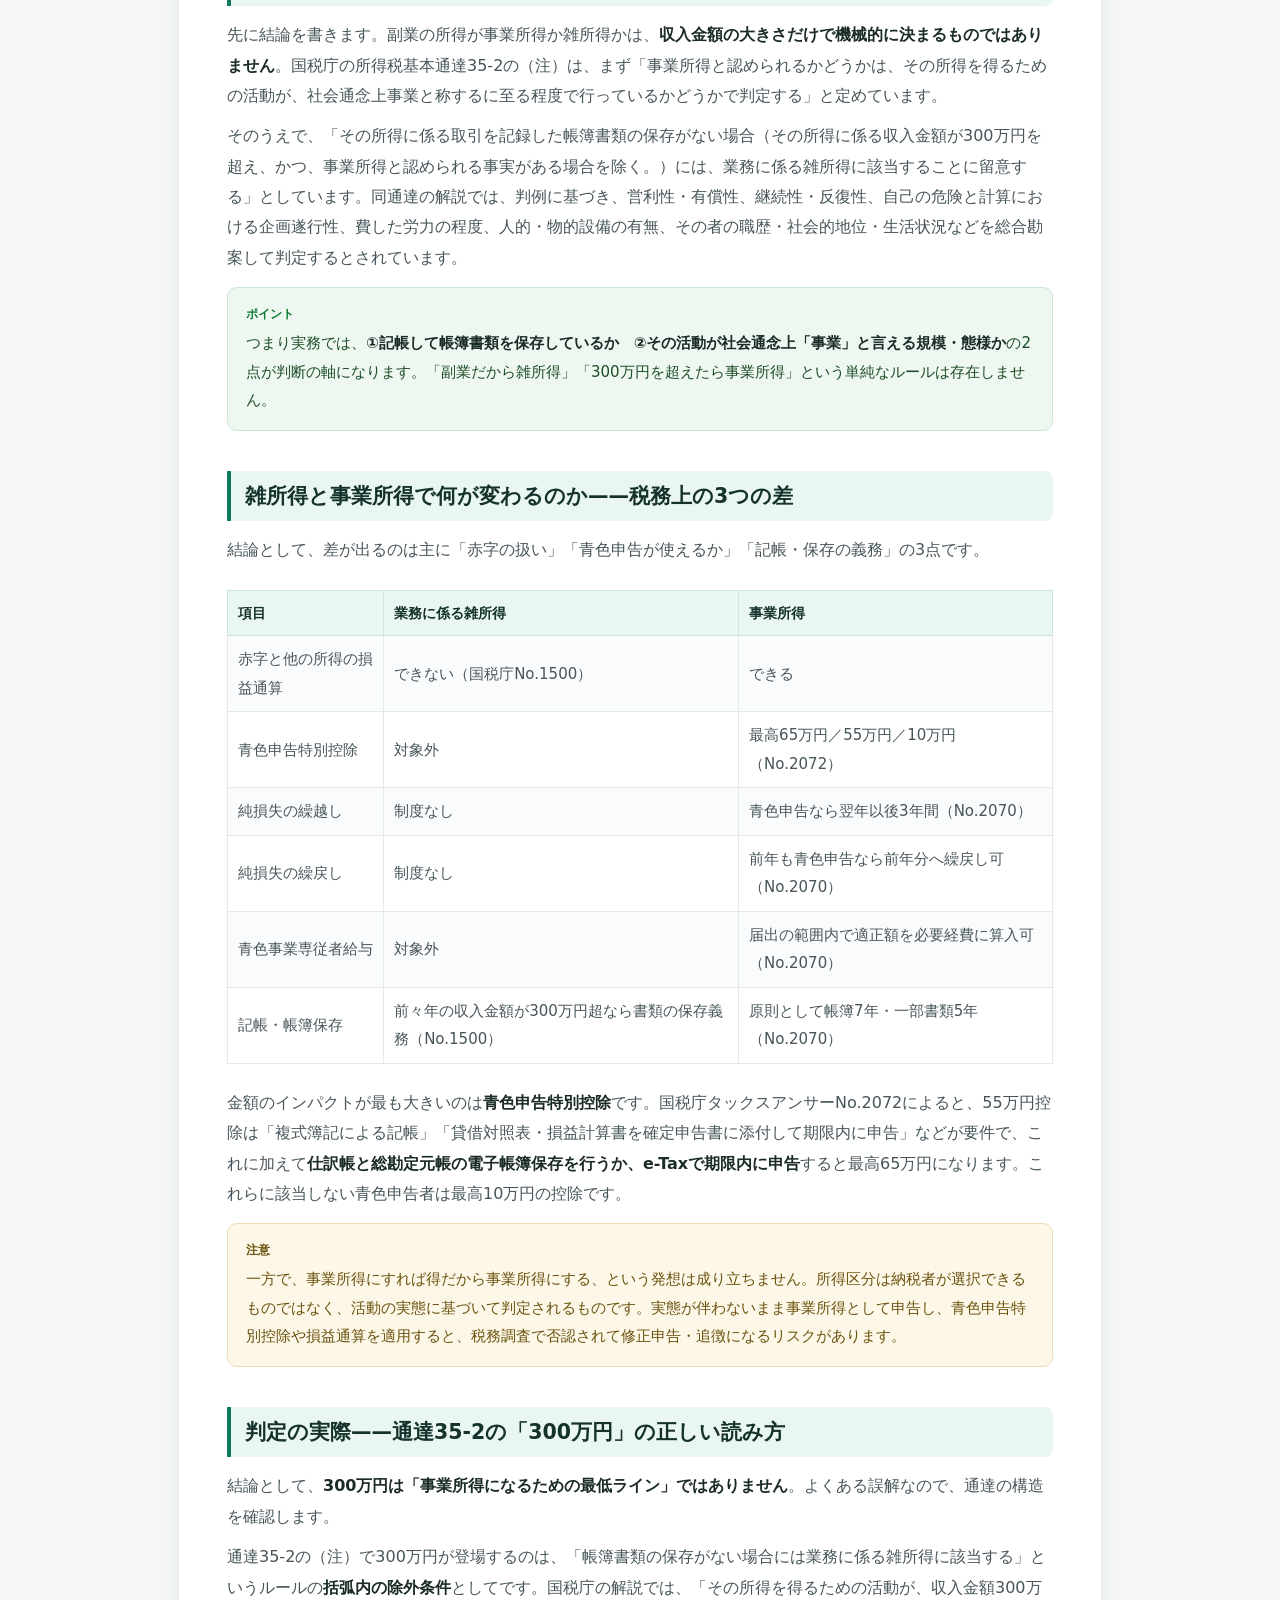
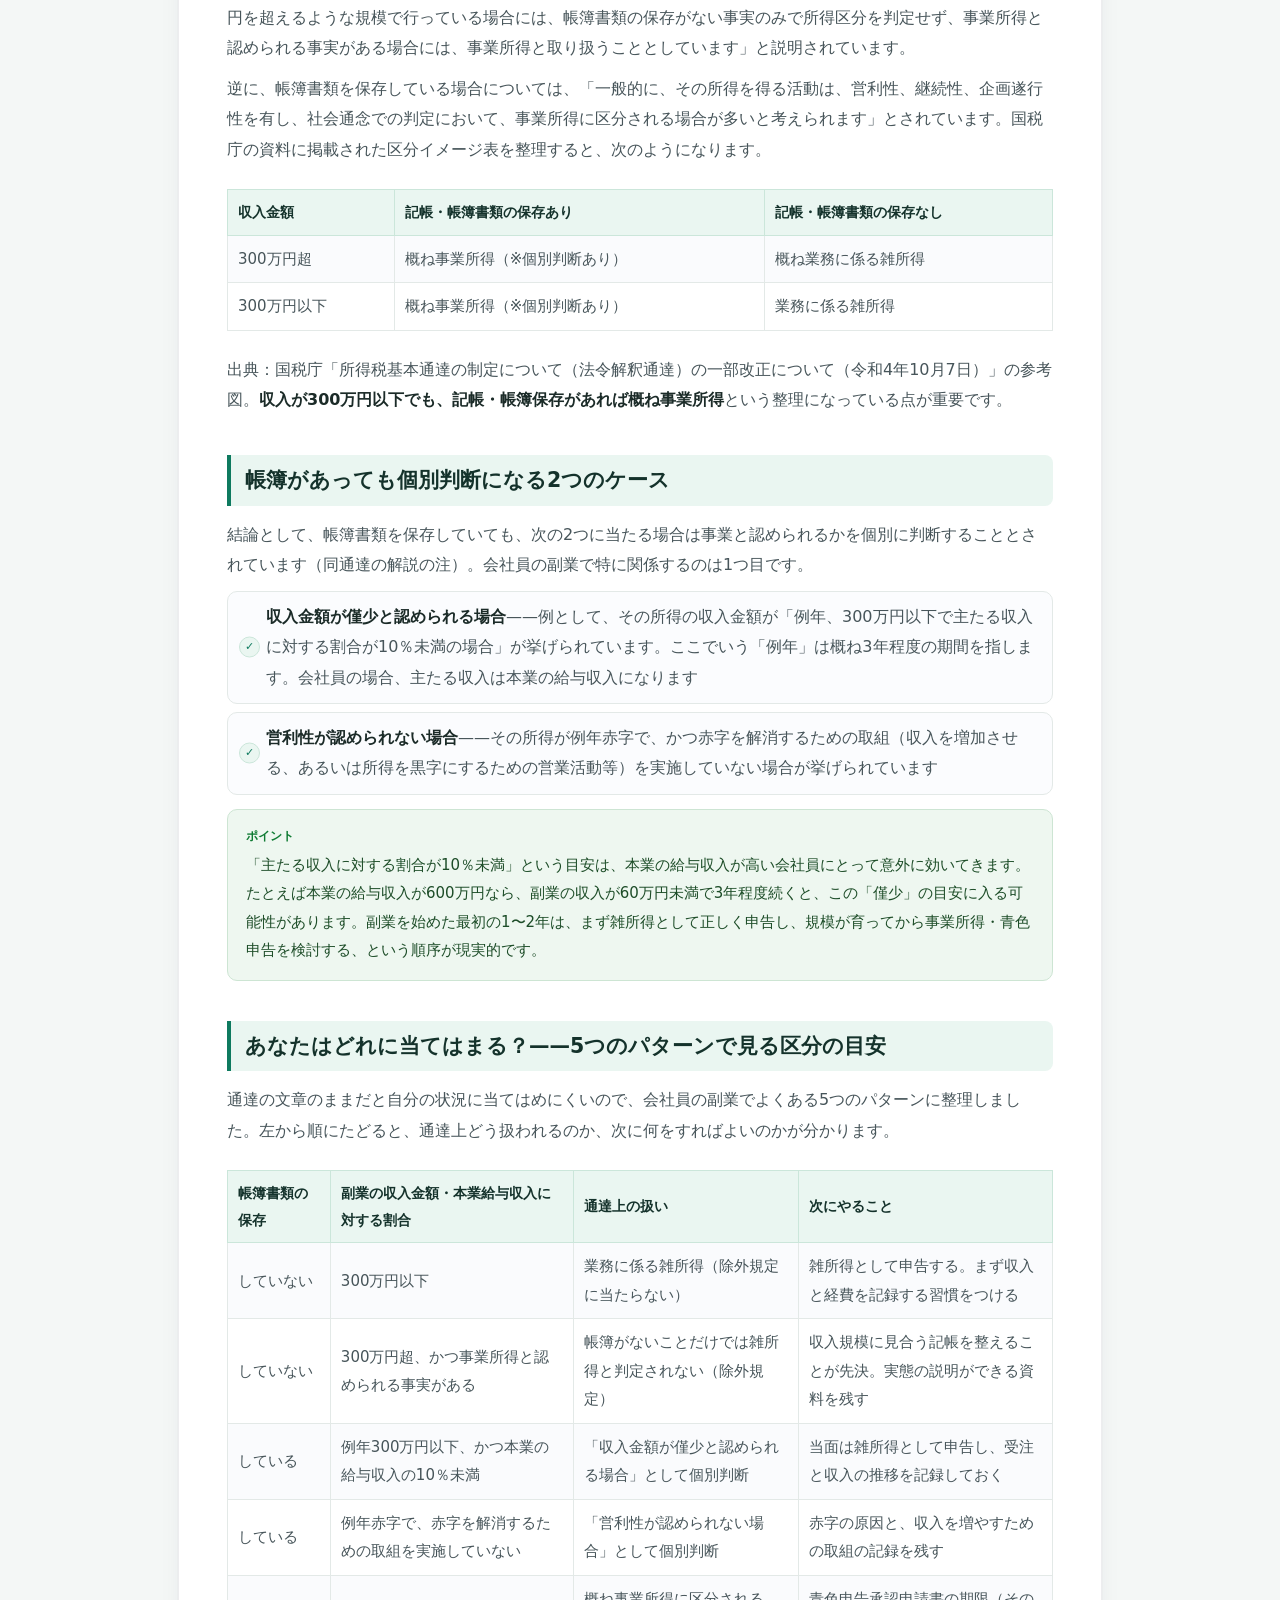
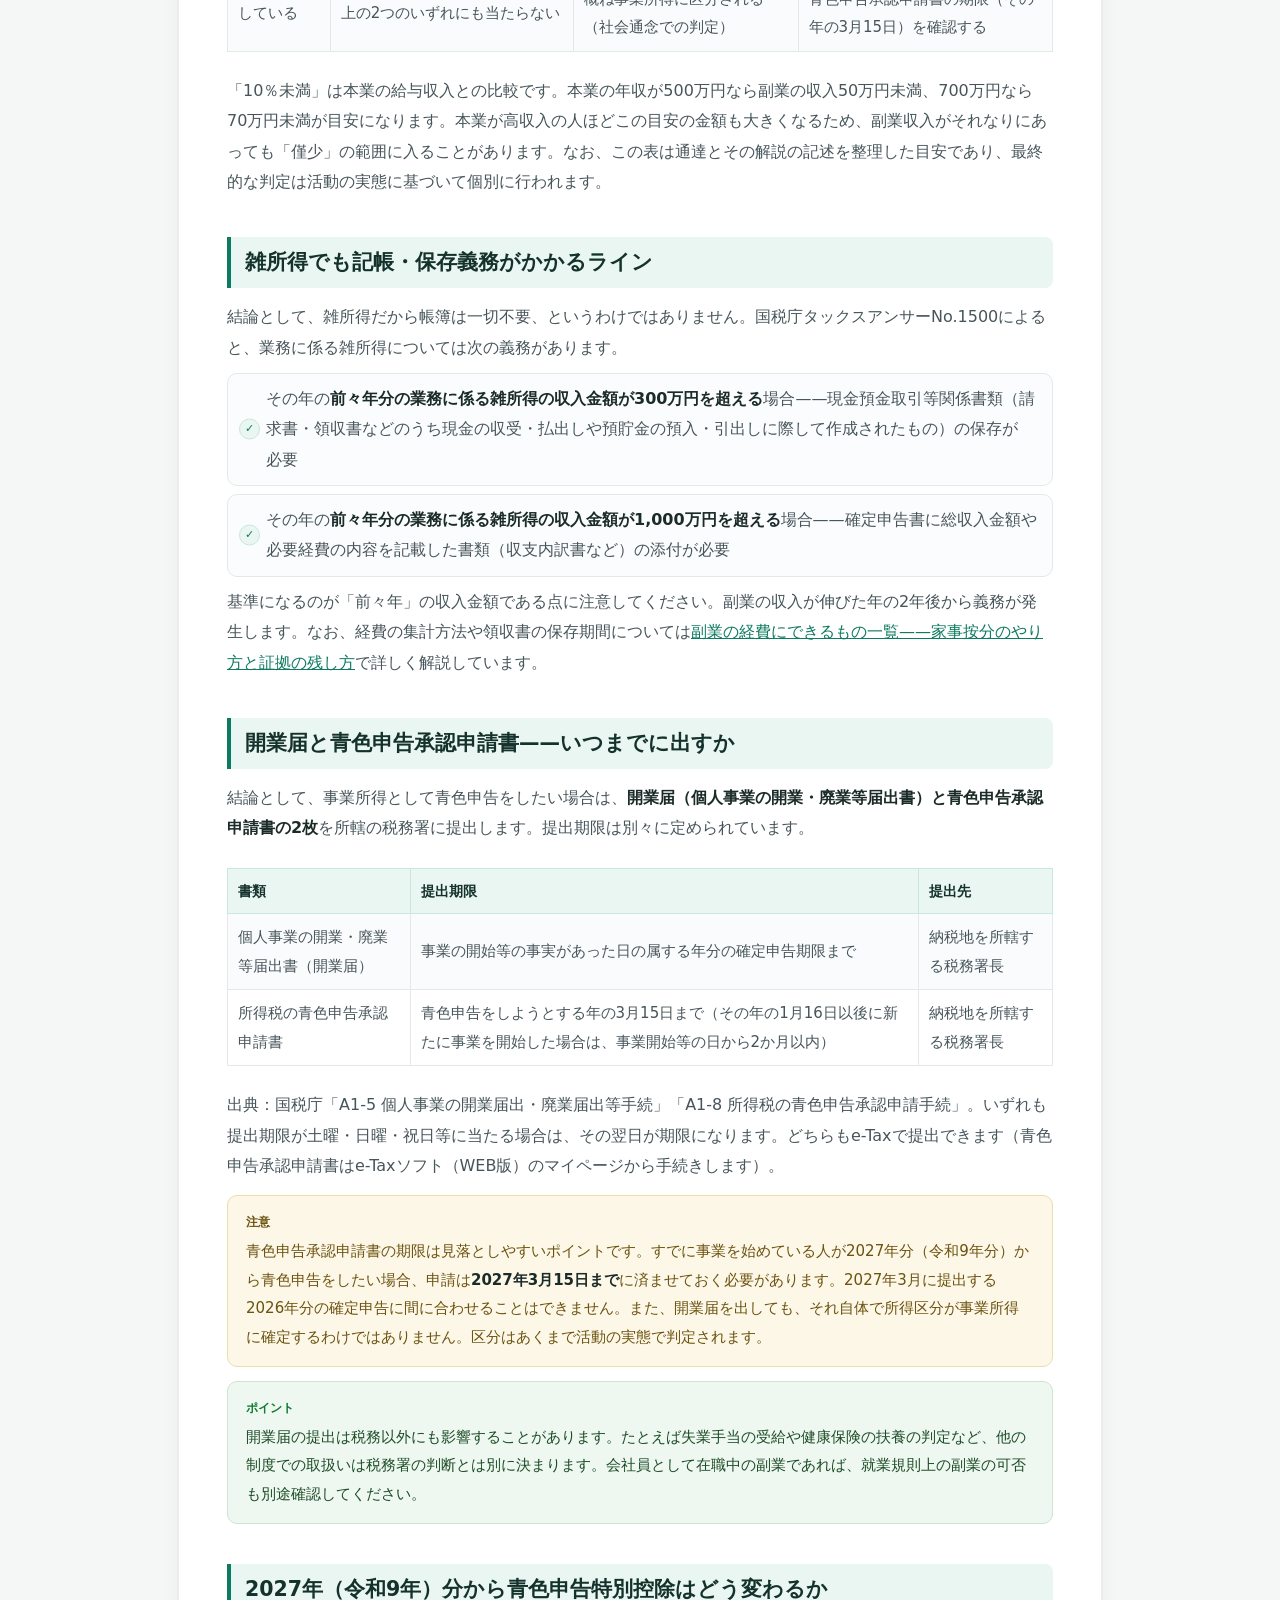
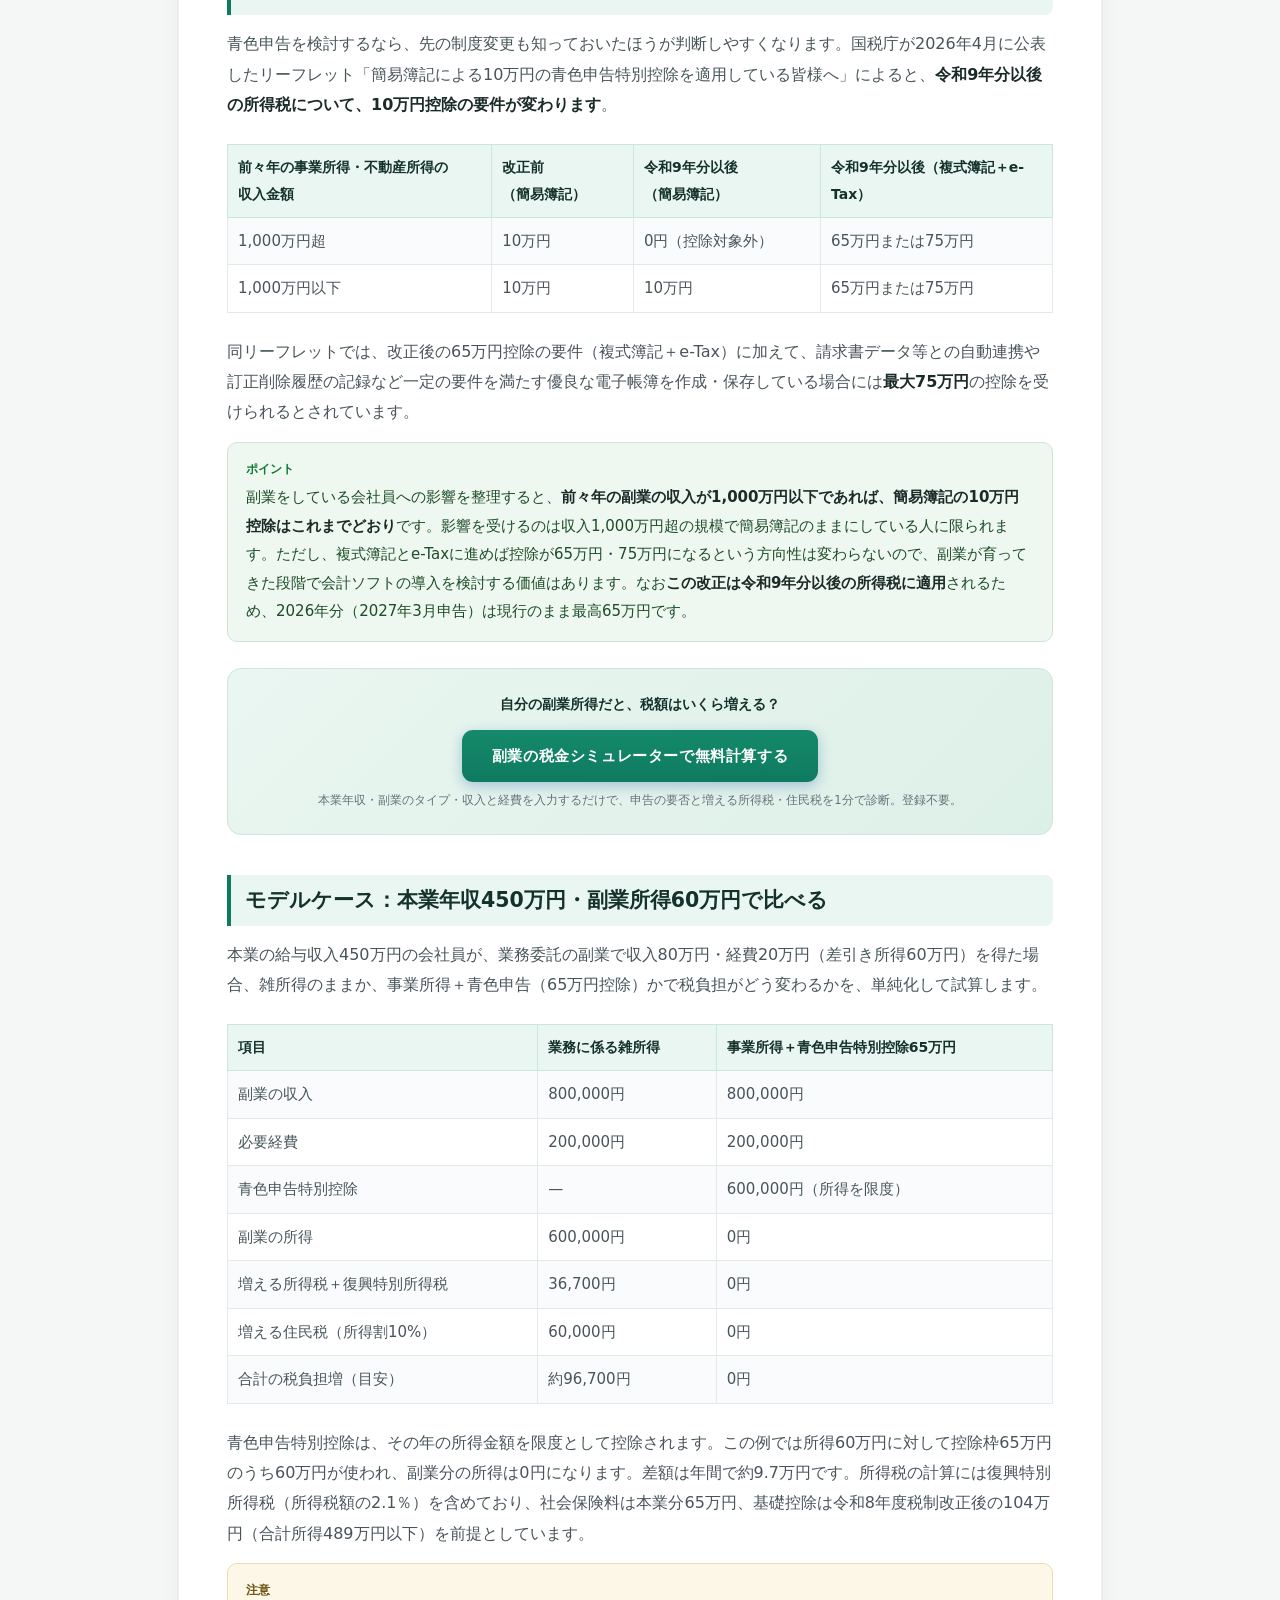
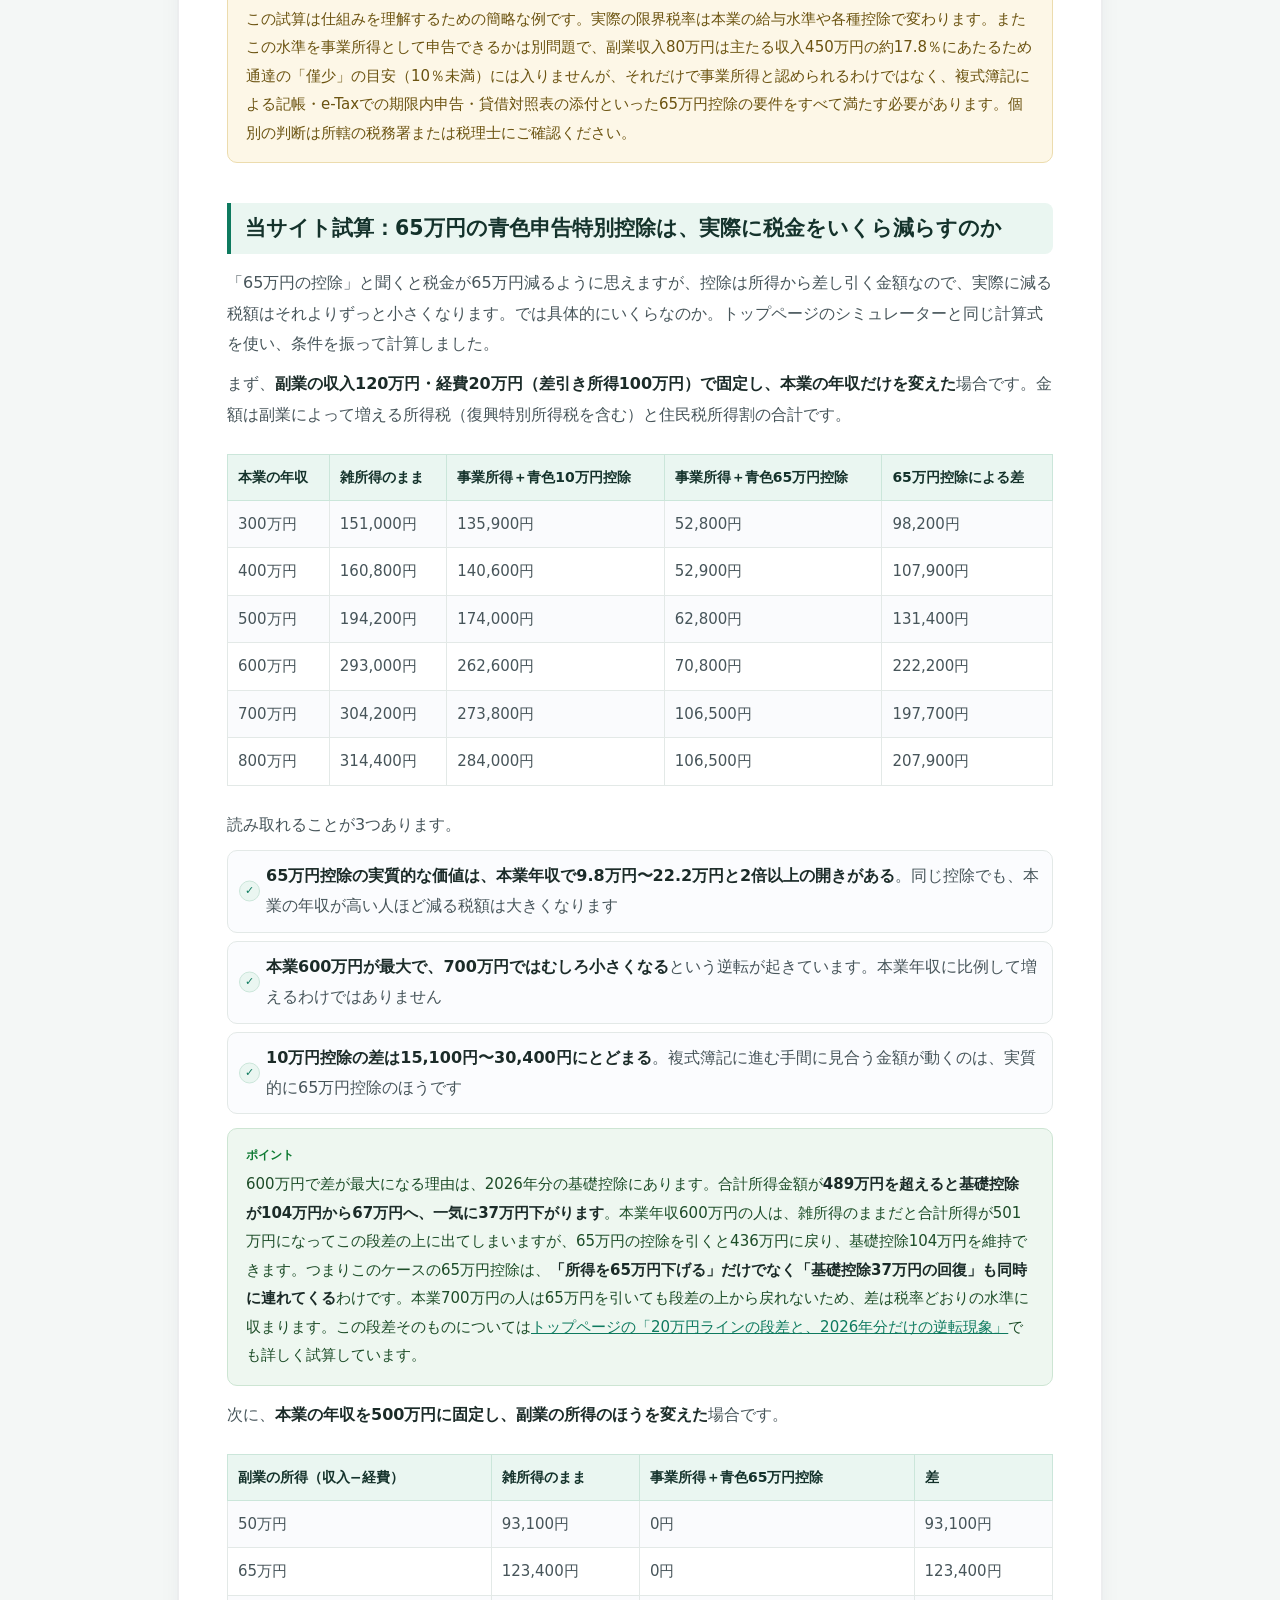
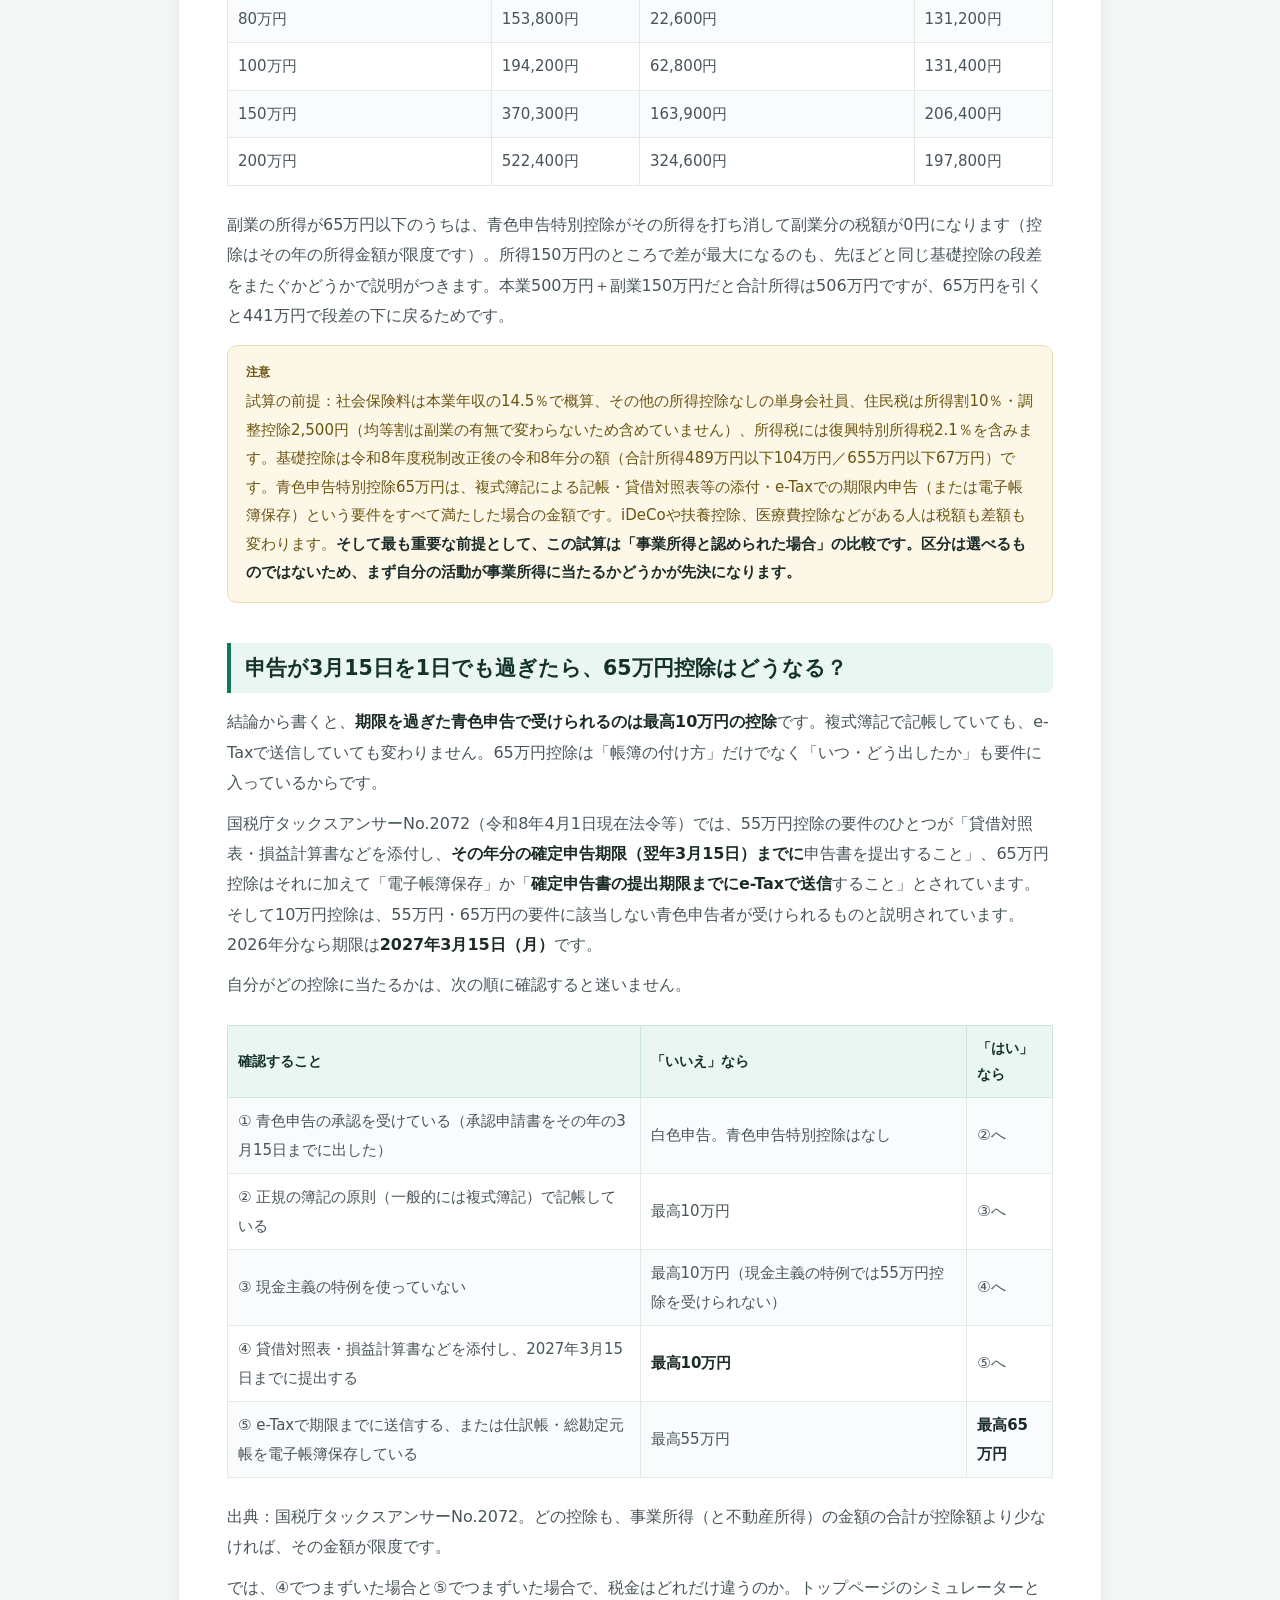
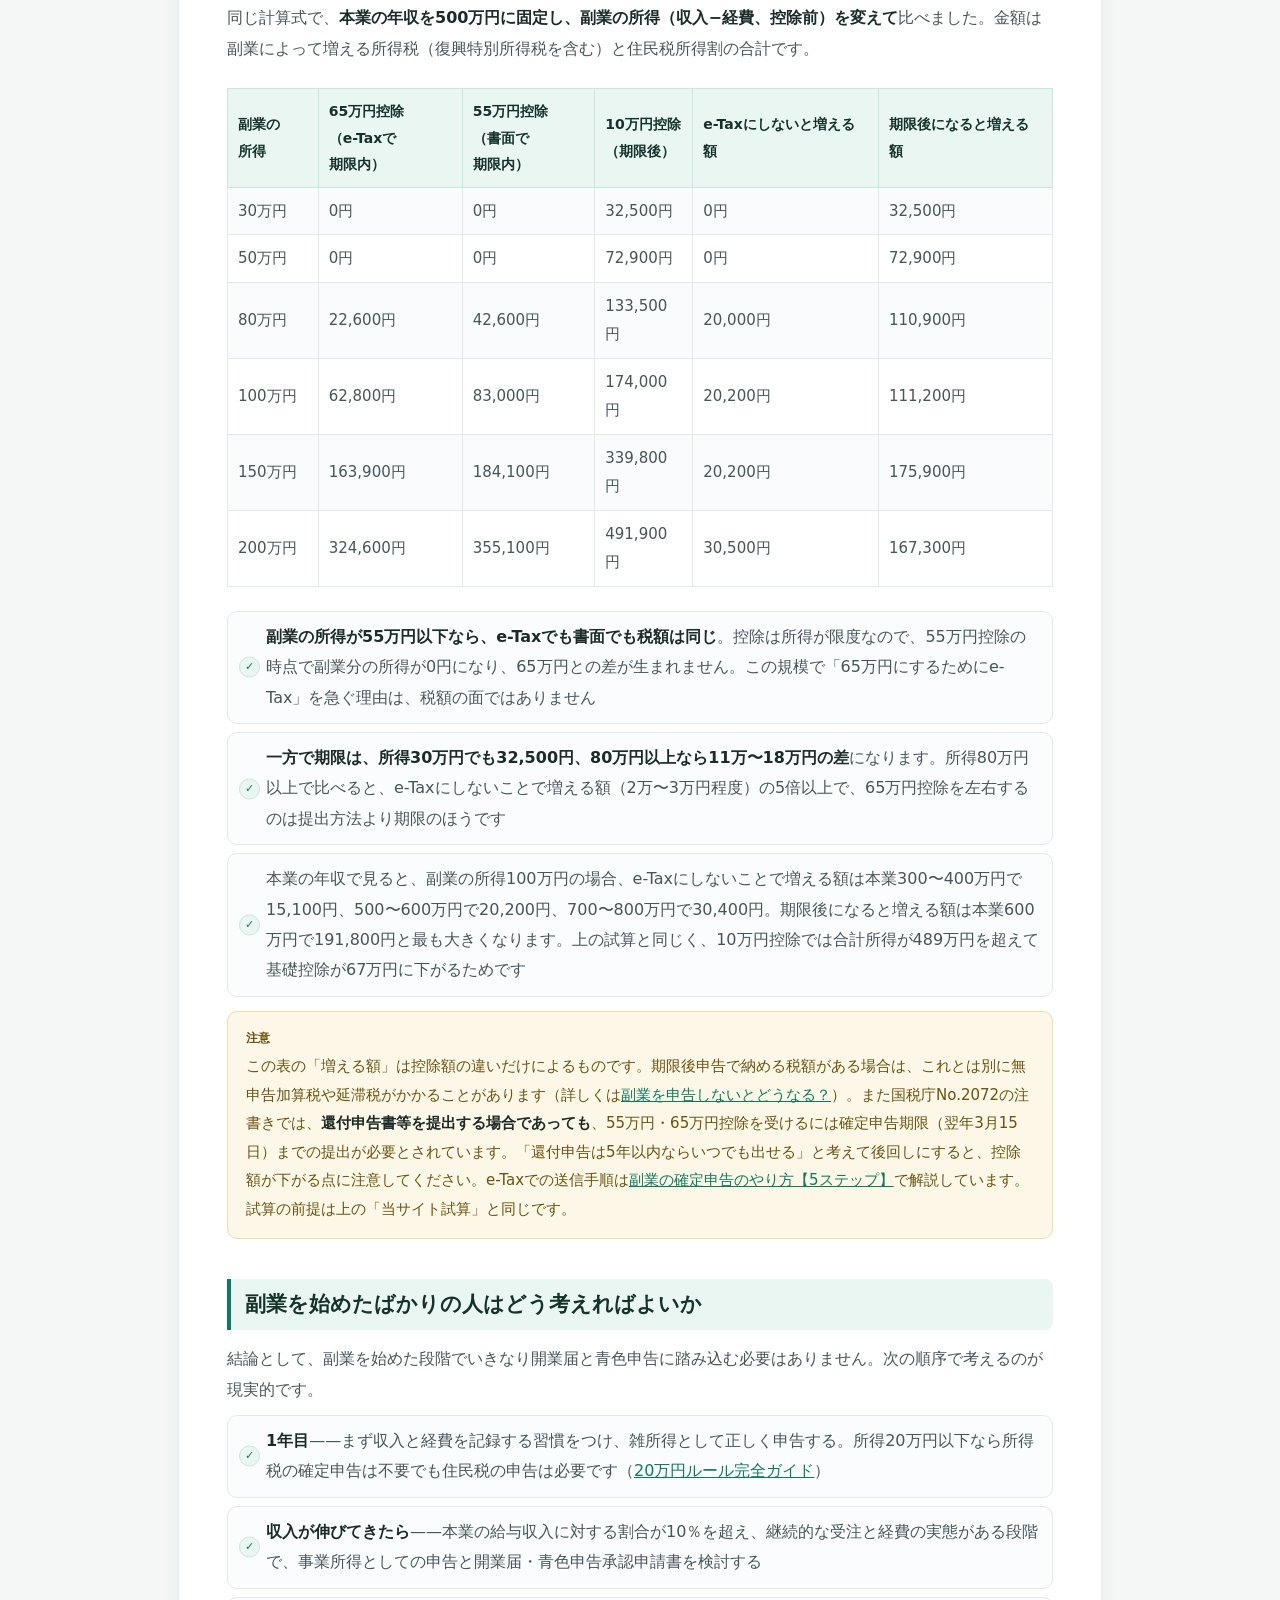
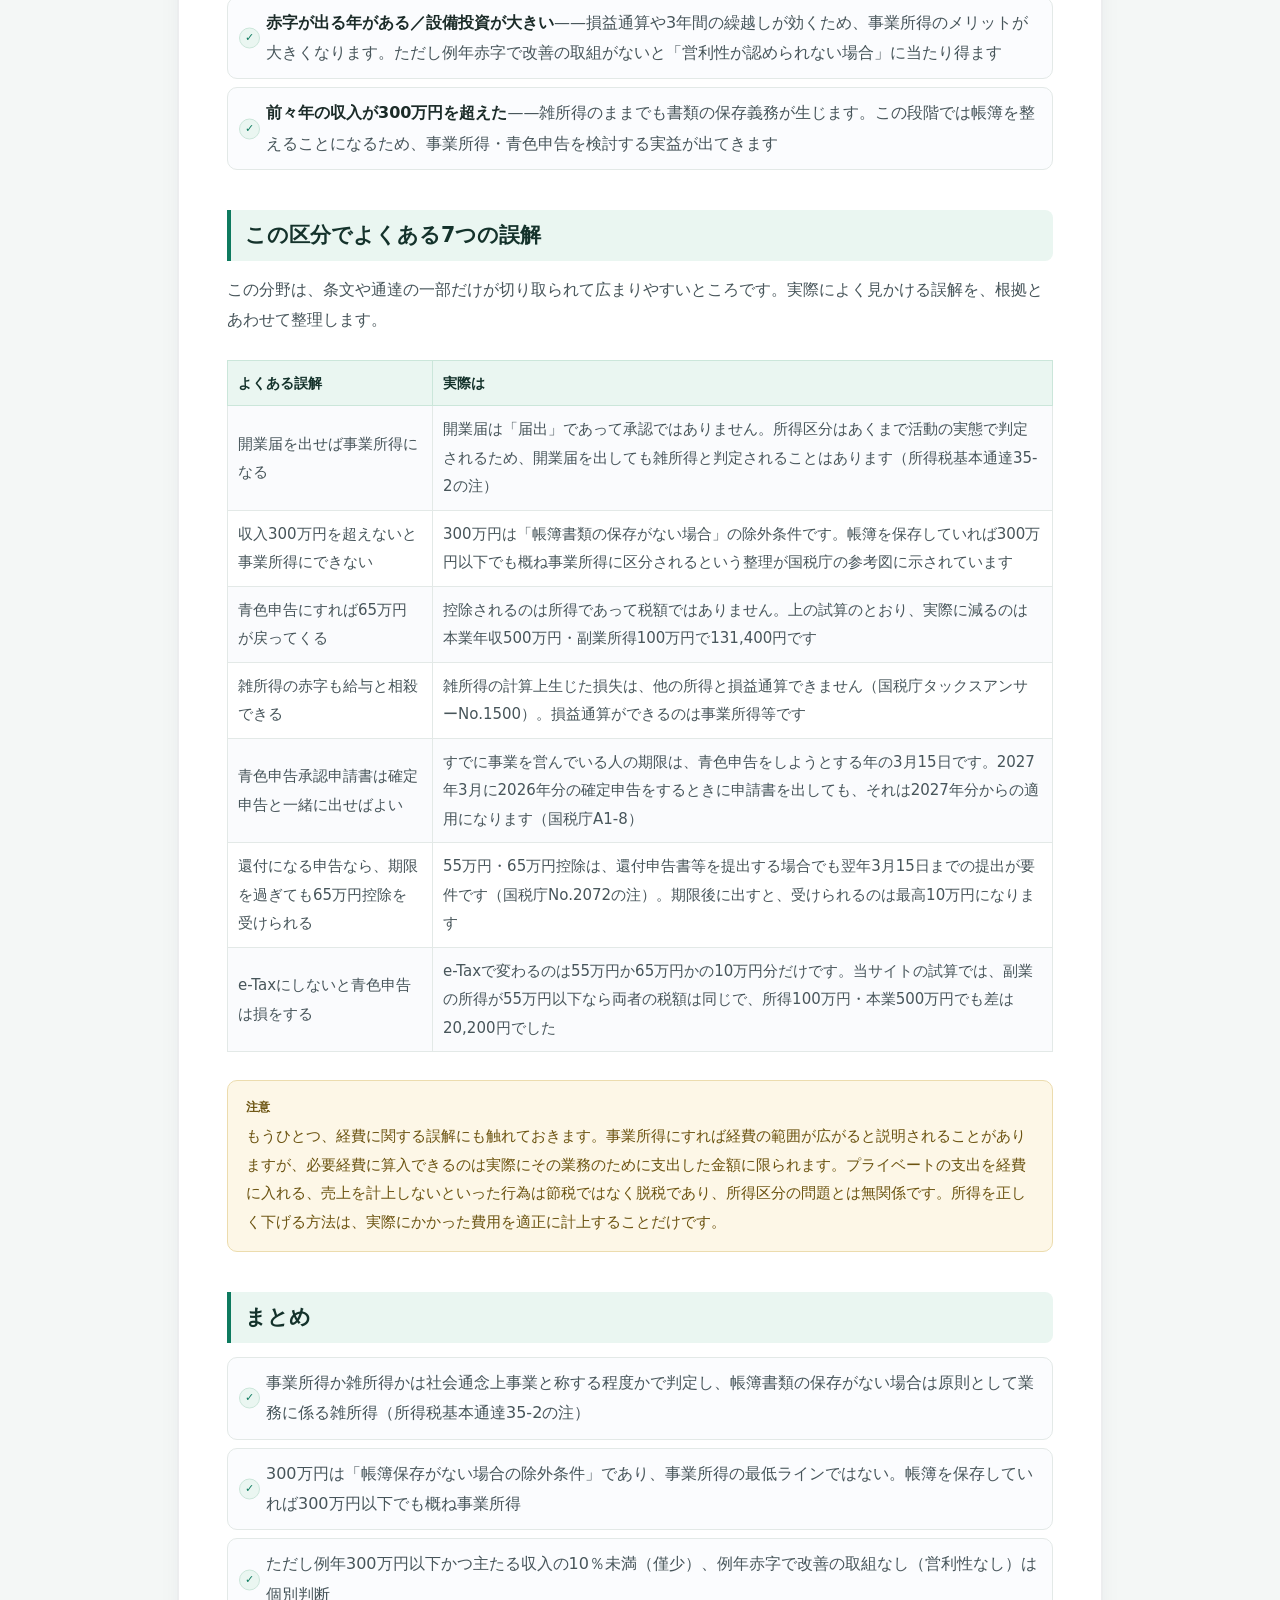
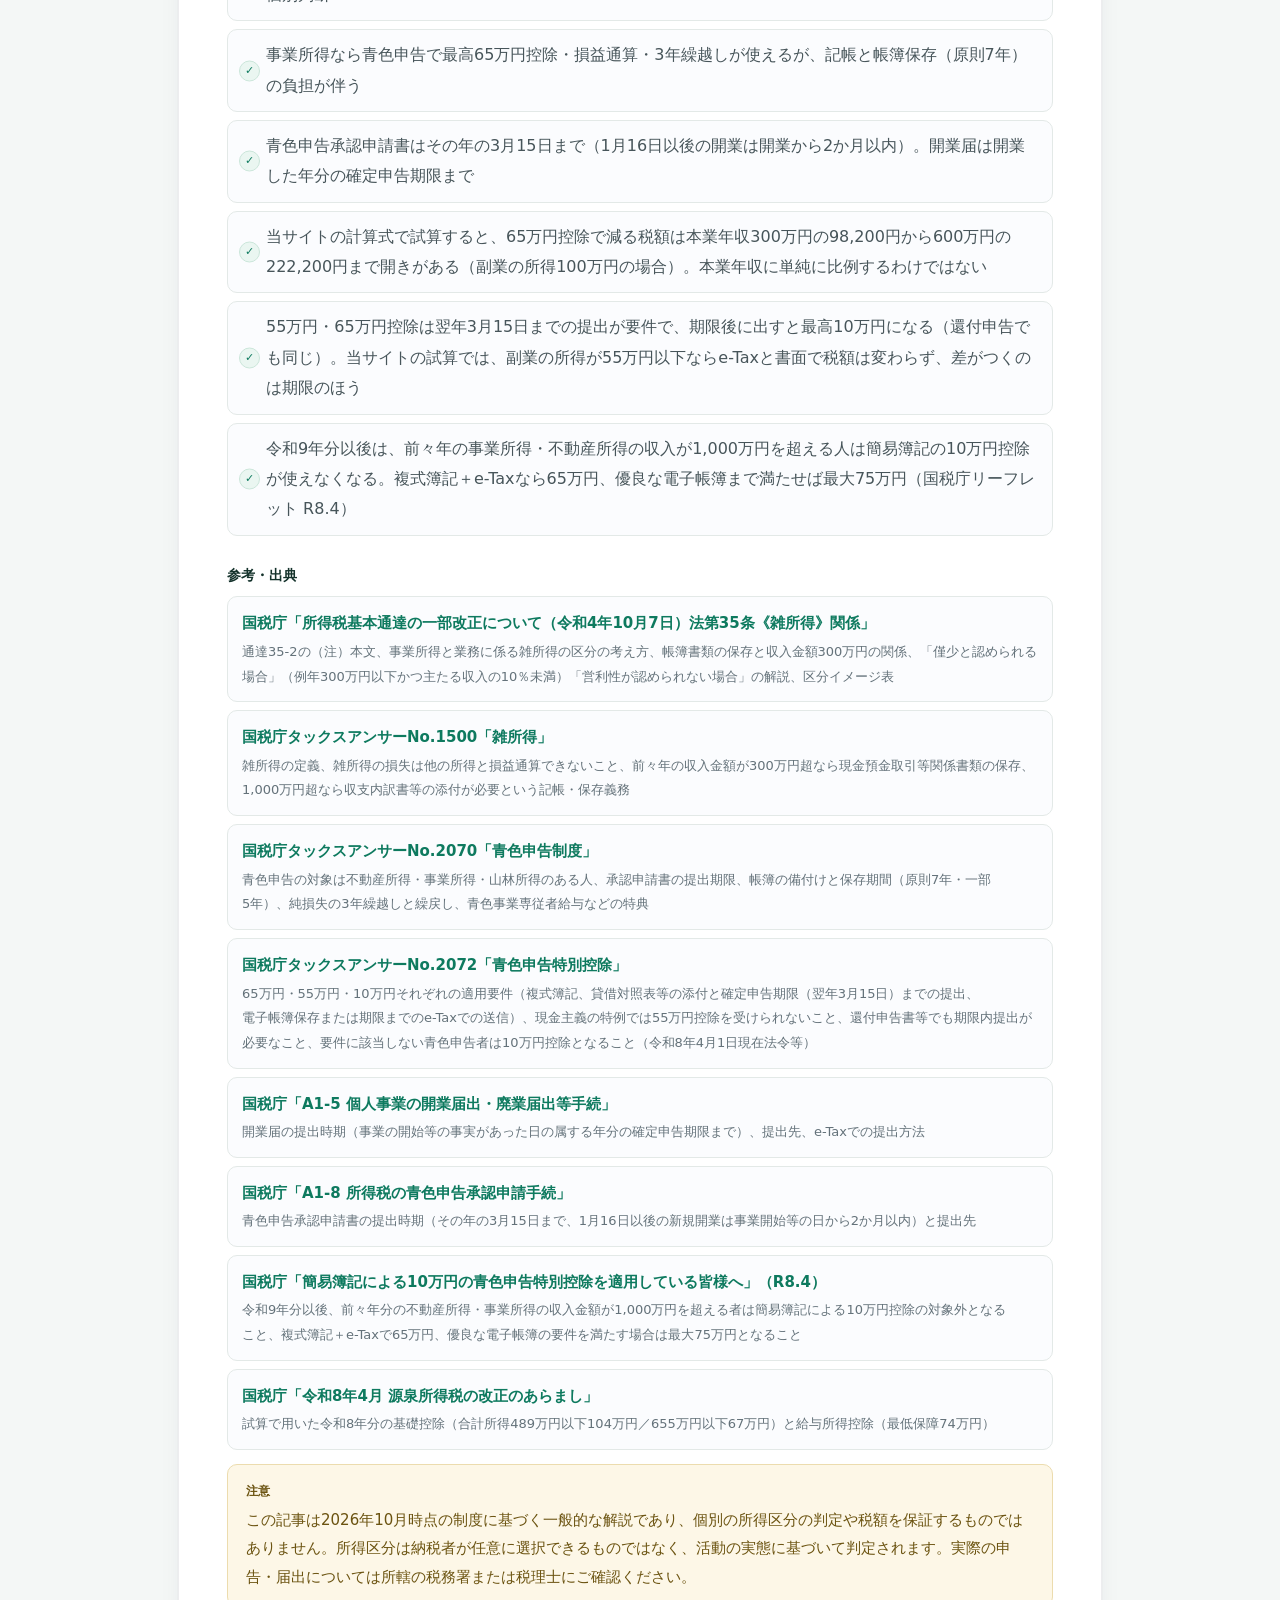
<file: articles/zatsu-shotoku-to-jigyou-shotoku.html>
<!DOCTYPE html>
<html lang="ja">
<head>
<meta charset="UTF-8">
<meta name="viewport" content="width=device-width, initial-scale=1.0">
<!-- Google tag (gtag.js) -->
<script async src="https://www.googletagmanager.com/gtag/js?id=G-FH1NG08BVZ"></script>
<script>
  window.dataLayer = window.dataLayer || [];
  function gtag(){dataLayer.push(arguments);}
  gtag('js', new Date());
  gtag('config', 'G-FH1NG08BVZ');
</script>
<link rel="icon" type="image/svg+xml" href="/favicon.svg">
<link rel="icon" type="image/png" sizes="32x32" href="/favicon-32.png">
<link rel="apple-touch-icon" href="/apple-touch-icon.png">
<script async src="https://pagead2.googlesyndication.com/pagead/js/adsbygoogle.js?client=ca-pub-9132302948928758" crossorigin="anonymous"></script>
<title>雑所得と事業所得の違い｜開業届・青色申告【2026年版】</title>
<meta name="description" content="副業の所得は雑所得か事業所得か。国税庁の所得税基本通達35-2に基づく判定の分かれ目（帳簿書類の保存と収入金額300万円）に加え、当サイトの計算式で65万円の青色申告特別控除が実際にいくらの節税になるかを本業年収別に試算。令和9年分からの改正も解説します。">
<link rel="canonical" href="https://fukugyou-sim.com/articles/zatsu-shotoku-to-jigyou-shotoku.html">
<meta property="og:image" content="https://fukugyou-sim.com/ogp.png">
<meta name="twitter:card" content="summary_large_image">
<link rel="stylesheet" href="./article.css">
<script type="application/ld+json">
{
  "@context": "https://schema.org",
  "@type": "Article",
  "headline": "雑所得と事業所得の違い——開業届・青色申告はいつから検討すべきか",
  "datePublished": "2026-08-06",
  "dateModified": "2026-10-26",
  "author": {"@type": "Person", "name": "副業の税金シミュレーター運営者"}
}
</script>
<script type="application/ld+json">
{
  "@context": "https://schema.org",
  "@type": "FAQPage",
  "mainEntity": [
    {
      "@type": "Question",
      "name": "副業の所得は雑所得と事業所得のどちらになりますか？",
      "acceptedAnswer": {
        "@type": "Answer",
        "text": "国税庁の所得税基本通達35-2（注）によると、事業所得と認められるかどうかは、その所得を得るための活動が社会通念上事業と称するに至る程度で行っているかどうかで判定します。そのうえで、取引を記録した帳簿書類の保存がない場合は、原則として業務に係る雑所得に該当します。ただし収入金額が300万円を超え、かつ事業所得と認められる事実がある場合はこの例外から外れます。つまり、記帳して帳簿書類を保存しているかどうかが実務上の最も大きな分かれ目であり、副業だから必ず雑所得になるというルールはありません。"
      }
    },
    {
      "@type": "Question",
      "name": "副業の収入が300万円以下だと事業所得にはできないのですか？",
      "acceptedAnswer": {
        "@type": "Answer",
        "text": "できないわけではありません。300万円は「帳簿書類の保存がない場合の例外」の基準であり、事業所得になるための最低ラインではありません。国税庁の所得税基本通達35-2の解説では、取引を帳簿に記録し保存している場合は一般に営利性・継続性・企画遂行性を有し、社会通念での判定において事業所得に区分される場合が多いとされています。ただし帳簿を保存していても、収入金額が例年300万円以下で主たる収入に対する割合が10％未満といった「僅少と認められる場合」や、例年赤字で赤字を解消するための取組を実施していない「営利性が認められない場合」は、事業と認められるかを個別に判断することとされています。"
      }
    },
    {
      "@type": "Question",
      "name": "雑所得と事業所得では税金にどんな違いがありますか？",
      "acceptedAnswer": {
        "@type": "Answer",
        "text": "主な違いは3点です。第1に、雑所得の計算上生じた損失は給与所得など他の所得と損益通算できません（国税庁タックスアンサーNo.1500）。第2に、青色申告ができるのは事業所得・不動産所得・山林所得のみで、雑所得では最高65万円の青色申告特別控除を受けられません（No.2070）。第3に、青色申告なら赤字を翌年以後3年間繰り越して各年の所得から控除できますが、雑所得にはこの繰越しの制度がありません。一方で、事業所得になると記帳と帳簿書類の保存（原則7年、一部5年）という実務負担が伴います。"
      }    },
    {
      "@type": "Question",
      "name": "青色申告特別控除65万円で、税金は実際いくら減りますか？",
      "acceptedAnswer": {
        "@type": "Answer",
        "text": "控除額の65万円がそのまま税額から引かれるわけではありません。当サイトのシミュレーターと同じ計算式で、副業の収入120万円・経費20万円（所得100万円）・社会保険料は本業年収の14.5％・その他の所得控除なしという前提で試算すると、雑所得のままの場合と事業所得＋青色申告特別控除65万円の場合で、増える所得税＋住民税の差は本業年収300万円で98,200円、500万円で131,400円、600万円で222,200円、800万円で207,900円でした。本業600万円が最も大きくなるのは、2026年分は合計所得金額489万円を超えると基礎控除が104万円から67万円へ下がるため、65万円の控除によってこの段差の下に戻れるからです。なお青色申告特別控除65万円には、複式簿記による記帳、貸借対照表等の添付、e-Taxでの期限内申告（または電子帳簿保存）がすべて必要です。"
      }
    },
    {
      "@type": "Question",
      "name": "確定申告の期限を過ぎても、65万円の青色申告特別控除は受けられますか？",
      "acceptedAnswer": {
        "@type": "Answer",
        "text": "受けられません。国税庁タックスアンサーNo.2072では、55万円控除の要件に貸借対照表・損益計算書などを添付して確定申告期限（翌年3月15日）までに提出することが含まれ、65万円控除はそれに加えて電子帳簿保存か、提出期限までのe-Taxでの送信が必要とされています。これらに該当しない青色申告者が受けられるのは最高10万円の控除です。還付申告書等を提出する場合でも期限内の提出が必要とされています。当サイトの計算式で試算すると、本業年収500万円・副業の所得100万円の場合、期限後になって10万円控除になると、65万円控除と比べて増える所得税＋住民税は111,200円です。これとは別に、納める税額があれば無申告加算税や延滞税がかかることがあります。"
      }
    }
  ]
}
</script>
</head>
<body>

<header class="site">
  <div class="wrap">
    <svg class="logo-mark" viewBox="0 0 40 40" aria-hidden="true">
      <rect x="2" y="2" width="36" height="36" rx="9" fill="#0e7a5f"/>
      <path d="M13 10 L20 18.5 L27 10" fill="none" stroke="#fff" stroke-width="2.6" stroke-linecap="round" stroke-linejoin="round"/>
      <path d="M20 18.5 V29" fill="none" stroke="#fff" stroke-width="2.6" stroke-linecap="round"/>
      <path d="M14.5 21 H25.5 M14.5 25 H25.5" fill="none" stroke="#fff" stroke-width="2.2" stroke-linecap="round"/>
      <rect x="10" y="31.4" width="20" height="2.4" rx="1.2" fill="#7fcbb4"/>
    </svg>
    <div class="logo-text">
      <div class="logo"><a href="../">副業の税金シミュレーター</a></div>
      <div class="logo-sub">確定申告ライン・住民税・増える税金を1分で見える化</div>
    </div>
  </div>
</header>

<div class="wrap">
  <nav class="breadcrumb"><a href="../">ホーム</a> › <a href="./">コラム一覧</a> › 雑所得と事業所得の違い</nav>

  <article class="card">
    <h1>雑所得と事業所得の違い<br>——開業届・青色申告はいつから検討すべきか【2026年版】</h1>
    <p class="meta">公開日：2026年8月6日 ｜ 最終更新：2026年10月26日</p>

    <p class="lead">事業所得と雑所得の区分とは、その所得を得るための活動が社会通念上事業と称するに至る程度で行っているかどうかで判定し、取引を記録した帳簿書類の保存がない場合は（収入金額が300万円を超え、かつ事業所得と認められる事実がある場合を除いて）業務に係る雑所得に該当する、という取扱いです（国税庁 所得税基本通達35-2の注）。この記事では、副業の所得がどちらに区分されるのか、税金にどれだけ差が出るのか、そして開業届と青色申告承認申請書をいつまでに出すのかを、国税庁の一次資料に基づいて整理します。</p>

    <div class="keypoints">
      <div class="k-title">この記事の要点</div>
      <ul>
        <li>実務上の最大の分かれ目は<strong>帳簿書類の保存</strong>。保存がない場合は原則として業務に係る雑所得となり、例外は<strong>収入金額300万円超かつ事業所得と認められる事実がある場合</strong>だけ（所得税基本通達35-2の注）</li>
        <li>帳簿を保存していても、収入が<strong>例年300万円以下で主たる収入に対する割合が10％未満</strong>なら「僅少」として、また例年赤字で改善の取組がなければ「営利性なし」として、事業か否かを個別に判断される</li>
        <li>青色申告ができるのは事業所得等のみで、<strong>最高65万円の青色申告特別控除・赤字の3年繰越し・損益通算</strong>が使える。青色申告承認申請書は<strong>その年の3月15日まで（1月16日以後の開業は開業から2か月以内）</strong>が期限（国税庁A1-8）</li>
        <li>当サイトの計算式で試算すると、65万円控除による税負担の差は<strong>本業年収300万円で98,200円、600万円で222,200円</strong>（副業の所得100万円の場合）。控除額65万円がそのまま税額から減るわけではなく、本業年収によって2倍以上の開きが出る</li>
        <li>55万円・65万円控除は<strong>翌年3月15日までの提出</strong>が要件で、期限後は最高10万円になる（還付申告でも同じ）。本業500万円・副業所得100万円なら、期限後になると税負担は<strong>111,200円</strong>増え、e-Taxにしないことによる差（20,200円）の5倍以上</li>
      </ul>
    </div>

    <div class="toc">
      <div class="toc-title">この記事でわかること</div>
      <ol>
        <li>結論：区分を決めるのは「社会通念」と「帳簿の保存」</li>
        <li>雑所得と事業所得で何が変わるのか——税務上の3つの差</li>
        <li>判定の実際——通達35-2の「300万円」の正しい読み方</li>
        <li>帳簿があっても個別判断になる2つのケース</li>
        <li>あなたはどれに当てはまる？——5つのパターンで見る区分の目安</li>
        <li>雑所得でも記帳・保存義務がかかるライン</li>
        <li>開業届と青色申告承認申請書——いつまでに出すか</li>
        <li>2027年（令和9年）分から青色申告特別控除はどう変わるか</li>
        <li>モデルケース：本業年収450万円・副業所得60万円で比べる</li>
        <li>当サイト試算：65万円の青色申告特別控除は、実際に税金をいくら減らすのか</li>
        <li>申告が3月15日を1日でも過ぎたら、65万円控除はどうなる？</li>
        <li>この区分でよくある7つの誤解</li>
        <li>副業を始めたばかりの人はどう考えればよいか</li>
      </ol>
    </div>

    <h2>結論：区分を決めるのは「社会通念」と「帳簿の保存」</h2>
    <p>先に結論を書きます。副業の所得が事業所得か雑所得かは、<strong>収入金額の大きさだけで機械的に決まるものではありません</strong>。国税庁の所得税基本通達35-2の（注）は、まず「事業所得と認められるかどうかは、その所得を得るための活動が、社会通念上事業と称するに至る程度で行っているかどうかで判定する」と定めています。</p>
    <p>そのうえで、「その所得に係る取引を記録した帳簿書類の保存がない場合（その所得に係る収入金額が300万円を超え、かつ、事業所得と認められる事実がある場合を除く。）には、業務に係る雑所得に該当することに留意する」としています。同通達の解説では、判例に基づき、営利性・有償性、継続性・反復性、自己の危険と計算における企画遂行性、費した労力の程度、人的・物的設備の有無、その者の職歴・社会的地位・生活状況などを総合勘案して判定するとされています。</p>
    <div class="point">つまり実務では、<strong>①記帳して帳簿書類を保存しているか　②その活動が社会通念上「事業」と言える規模・態様か</strong>の2点が判断の軸になります。「副業だから雑所得」「300万円を超えたら事業所得」という単純なルールは存在しません。</div>

    <h2>雑所得と事業所得で何が変わるのか——税務上の3つの差</h2>
    <p>結論として、差が出るのは主に「赤字の扱い」「青色申告が使えるか」「記帳・保存の義務」の3点です。</p>
    <div class="table-scroll">
      <table class="info">
        <tr><th>項目</th><th>業務に係る雑所得</th><th>事業所得</th></tr>
        <tr><td>赤字と他の所得の損益通算</td><td>できない（国税庁No.1500）</td><td>できる</td></tr>
        <tr><td>青色申告特別控除</td><td>対象外</td><td>最高65万円／55万円／10万円（No.2072）</td></tr>
        <tr><td>純損失の繰越し</td><td>制度なし</td><td>青色申告なら翌年以後3年間（No.2070）</td></tr>
        <tr><td>純損失の繰戻し</td><td>制度なし</td><td>前年も青色申告なら前年分へ繰戻し可（No.2070）</td></tr>
        <tr><td>青色事業専従者給与</td><td>対象外</td><td>届出の範囲内で適正額を必要経費に算入可（No.2070）</td></tr>
        <tr><td>記帳・帳簿保存</td><td>前々年の収入金額が300万円超なら書類の保存義務（No.1500）</td><td>原則として帳簿7年・一部書類5年（No.2070）</td></tr>
      </table>
    </div>
    <p>金額のインパクトが最も大きいのは<strong>青色申告特別控除</strong>です。国税庁タックスアンサーNo.2072によると、55万円控除は「複式簿記による記帳」「貸借対照表・損益計算書を確定申告書に添付して期限内に申告」などが要件で、これに加えて<strong>仕訳帳と総勘定元帳の電子帳簿保存を行うか、e-Taxで期限内に申告</strong>すると最高65万円になります。これらに該当しない青色申告者は最高10万円の控除です。</p>
    <div class="caution">一方で、事業所得にすれば得だから事業所得にする、という発想は成り立ちません。所得区分は納税者が選択できるものではなく、活動の実態に基づいて判定されるものです。実態が伴わないまま事業所得として申告し、青色申告特別控除や損益通算を適用すると、税務調査で否認されて修正申告・追徴になるリスクがあります。</div>

    <h2>判定の実際——通達35-2の「300万円」の正しい読み方</h2>
    <p>結論として、<strong>300万円は「事業所得になるための最低ライン」ではありません</strong>。よくある誤解なので、通達の構造を確認します。</p>
    <p>通達35-2の（注）で300万円が登場するのは、「帳簿書類の保存がない場合には業務に係る雑所得に該当する」というルールの<strong>括弧内の除外条件</strong>としてです。国税庁の解説では、「その所得を得るための活動が、収入金額300万円を超えるような規模で行っている場合には、帳簿書類の保存がない事実のみで所得区分を判定せず、事業所得と認められる事実がある場合には、事業所得と取り扱うこととしています」と説明されています。</p>
    <p>逆に、帳簿書類を保存している場合については、「一般的に、その所得を得る活動は、営利性、継続性、企画遂行性を有し、社会通念での判定において、事業所得に区分される場合が多いと考えられます」とされています。国税庁の資料に掲載された区分イメージ表を整理すると、次のようになります。</p>
    <div class="table-scroll">
      <table class="info">
        <tr><th>収入金額</th><th>記帳・帳簿書類の保存あり</th><th>記帳・帳簿書類の保存なし</th></tr>
        <tr><td>300万円超</td><td>概ね事業所得（※個別判断あり）</td><td>概ね業務に係る雑所得</td></tr>
        <tr><td>300万円以下</td><td>概ね事業所得（※個別判断あり）</td><td>業務に係る雑所得</td></tr>
      </table>
    </div>
    <p>出典：国税庁「所得税基本通達の制定について（法令解釈通達）の一部改正について（令和4年10月7日）」の参考図。<strong>収入が300万円以下でも、記帳・帳簿保存があれば概ね事業所得</strong>という整理になっている点が重要です。</p>

    <h2>帳簿があっても個別判断になる2つのケース</h2>
    <p>結論として、帳簿書類を保存していても、次の2つに当たる場合は事業と認められるかを個別に判断することとされています（同通達の解説の注）。会社員の副業で特に関係するのは1つ目です。</p>
    <ul class="checklist">
      <li><strong>収入金額が僅少と認められる場合</strong>——例として、その所得の収入金額が「例年、300万円以下で主たる収入に対する割合が10％未満の場合」が挙げられています。ここでいう「例年」は概ね3年程度の期間を指します。会社員の場合、主たる収入は本業の給与収入になります</li>
      <li><strong>営利性が認められない場合</strong>——その所得が例年赤字で、かつ赤字を解消するための取組（収入を増加させる、あるいは所得を黒字にするための営業活動等）を実施していない場合が挙げられています</li>
    </ul>
    <div class="point">「主たる収入に対する割合が10％未満」という目安は、本業の給与収入が高い会社員にとって意外に効いてきます。たとえば本業の給与収入が600万円なら、副業の収入が60万円未満で3年程度続くと、この「僅少」の目安に入る可能性があります。副業を始めた最初の1〜2年は、まず雑所得として正しく申告し、規模が育ってから事業所得・青色申告を検討する、という順序が現実的です。</div>

    <h2>あなたはどれに当てはまる？——5つのパターンで見る区分の目安</h2>
    <p>通達の文章のままだと自分の状況に当てはめにくいので、会社員の副業でよくある5つのパターンに整理しました。左から順にたどると、通達上どう扱われるのか、次に何をすればよいのかが分かります。</p>
    <div class="table-scroll">
      <table class="info">
        <tr><th>帳簿書類の保存</th><th>副業の収入金額・本業給与収入に対する割合</th><th>通達上の扱い</th><th>次にやること</th></tr>
        <tr><td>していない</td><td>300万円以下</td><td>業務に係る雑所得（除外規定に当たらない）</td><td>雑所得として申告する。まず収入と経費を記録する習慣をつける</td></tr>
        <tr><td>していない</td><td>300万円超、かつ事業所得と認められる事実がある</td><td>帳簿がないことだけでは雑所得と判定されない（除外規定）</td><td>収入規模に見合う記帳を整えることが先決。実態の説明ができる資料を残す</td></tr>
        <tr><td>している</td><td>例年300万円以下、かつ本業の給与収入の10％未満</td><td>「収入金額が僅少と認められる場合」として個別判断</td><td>当面は雑所得として申告し、受注と収入の推移を記録しておく</td></tr>
        <tr><td>している</td><td>例年赤字で、赤字を解消するための取組を実施していない</td><td>「営利性が認められない場合」として個別判断</td><td>赤字の原因と、収入を増やすための取組の記録を残す</td></tr>
        <tr><td>している</td><td>上の2つのいずれにも当たらない</td><td>概ね事業所得に区分される（社会通念での判定）</td><td>青色申告承認申請書の期限（その年の3月15日）を確認する</td></tr>
      </table>
    </div>
    <p>「10％未満」は本業の給与収入との比較です。本業の年収が500万円なら副業の収入50万円未満、700万円なら70万円未満が目安になります。本業が高収入の人ほどこの目安の金額も大きくなるため、副業収入がそれなりにあっても「僅少」の範囲に入ることがあります。なお、この表は通達とその解説の記述を整理した目安であり、最終的な判定は活動の実態に基づいて個別に行われます。</p>

    <h2>雑所得でも記帳・保存義務がかかるライン</h2>
    <p>結論として、雑所得だから帳簿は一切不要、というわけではありません。国税庁タックスアンサーNo.1500によると、業務に係る雑所得については次の義務があります。</p>
    <ul class="checklist">
      <li>その年の<strong>前々年分の業務に係る雑所得の収入金額が300万円を超える</strong>場合——現金預金取引等関係書類（請求書・領収書などのうち現金の収受・払出しや預貯金の預入・引出しに際して作成されたもの）の保存が必要</li>
      <li>その年の<strong>前々年分の業務に係る雑所得の収入金額が1,000万円を超える</strong>場合——確定申告書に総収入金額や必要経費の内容を記載した書類（収支内訳書など）の添付が必要</li>
    </ul>
    <p>基準になるのが「前々年」の収入金額である点に注意してください。副業の収入が伸びた年の2年後から義務が発生します。なお、経費の集計方法や領収書の保存期間については<a href="./fukugyou-keihi-kaji-anbun.html">副業の経費にできるもの一覧——家事按分のやり方と証拠の残し方</a>で詳しく解説しています。</p>

    <h2>開業届と青色申告承認申請書——いつまでに出すか</h2>
    <p>結論として、事業所得として青色申告をしたい場合は、<strong>開業届（個人事業の開業・廃業等届出書）と青色申告承認申請書の2枚</strong>を所轄の税務署に提出します。提出期限は別々に定められています。</p>
    <div class="table-scroll">
      <table class="info">
        <tr><th>書類</th><th>提出期限</th><th>提出先</th></tr>
        <tr><td>個人事業の開業・廃業等届出書（開業届）</td><td>事業の開始等の事実があった日の属する年分の確定申告期限まで</td><td>納税地を所轄する税務署長</td></tr>
        <tr><td>所得税の青色申告承認申請書</td><td>青色申告をしようとする年の3月15日まで（その年の1月16日以後に新たに事業を開始した場合は、事業開始等の日から2か月以内）</td><td>納税地を所轄する税務署長</td></tr>
      </table>
    </div>
    <p>出典：国税庁「A1-5 個人事業の開業届出・廃業届出等手続」「A1-8 所得税の青色申告承認申請手続」。いずれも提出期限が土曜・日曜・祝日等に当たる場合は、その翌日が期限になります。どちらもe-Taxで提出できます（青色申告承認申請書はe-Taxソフト（WEB版）のマイページから手続きします）。</p>
    <div class="caution">青色申告承認申請書の期限は見落としやすいポイントです。すでに事業を始めている人が2027年分（令和9年分）から青色申告をしたい場合、申請は<strong>2027年3月15日まで</strong>に済ませておく必要があります。2027年3月に提出する2026年分の確定申告に間に合わせることはできません。また、開業届を出しても、それ自体で所得区分が事業所得に確定するわけではありません。区分はあくまで活動の実態で判定されます。</div>
    <div class="point">開業届の提出は税務以外にも影響することがあります。たとえば失業手当の受給や健康保険の扶養の判定など、他の制度での取扱いは税務署の判断とは別に決まります。会社員として在職中の副業であれば、就業規則上の副業の可否も別途確認してください。</div>

    <h2>2027年（令和9年）分から青色申告特別控除はどう変わるか</h2>
    <p>青色申告を検討するなら、先の制度変更も知っておいたほうが判断しやすくなります。国税庁が2026年4月に公表したリーフレット「簡易簿記による10万円の青色申告特別控除を適用している皆様へ」によると、<strong>令和9年分以後の所得税について、10万円控除の要件が変わります</strong>。</p>
    <div class="table-scroll">
      <table class="info">
        <tr><th>前々年の事業所得・不動産所得の収入金額</th><th>改正前（簡易簿記）</th><th>令和9年分以後（簡易簿記）</th><th>令和9年分以後（複式簿記＋e-Tax）</th></tr>
        <tr><td>1,000万円超</td><td>10万円</td><td>0円（控除対象外）</td><td>65万円または75万円</td></tr>
        <tr><td>1,000万円以下</td><td>10万円</td><td>10万円</td><td>65万円または75万円</td></tr>
      </table>
    </div>
    <p>同リーフレットでは、改正後の65万円控除の要件（複式簿記＋e-Tax）に加えて、請求書データ等との自動連携や訂正削除履歴の記録など一定の要件を満たす優良な電子帳簿を作成・保存している場合には<strong>最大75万円</strong>の控除を受けられるとされています。</p>
    <div class="point">副業をしている会社員への影響を整理すると、<strong>前々年の副業の収入が1,000万円以下であれば、簡易簿記の10万円控除はこれまでどおり</strong>です。影響を受けるのは収入1,000万円超の規模で簡易簿記のままにしている人に限られます。ただし、複式簿記とe-Taxに進めば控除が65万円・75万円になるという方向性は変わらないので、副業が育ってきた段階で会計ソフトの導入を検討する価値はあります。なお<strong>この改正は令和9年分以後の所得税に適用</strong>されるため、2026年分（2027年3月申告）は現行のまま最高65万円です。</div>

    <div class="cta">
      <div class="c-text">自分の副業所得だと、税額はいくら増える？</div>
      <a class="c-btn" href="../">副業の税金シミュレーターで無料計算する</a>
      <div class="c-sub">本業年収・副業のタイプ・収入と経費を入力するだけで、申告の要否と増える所得税・住民税を1分で診断。登録不要。</div>
    </div>

    <h2>モデルケース：本業年収450万円・副業所得60万円で比べる</h2>
    <p>本業の給与収入450万円の会社員が、業務委託の副業で収入80万円・経費20万円（差引き所得60万円）を得た場合、雑所得のままか、事業所得＋青色申告（65万円控除）かで税負担がどう変わるかを、単純化して試算します。</p>
    <div class="table-scroll">
      <table class="info">
        <tr><th>項目</th><th>業務に係る雑所得</th><th>事業所得＋青色申告特別控除65万円</th></tr>
        <tr><td>副業の収入</td><td>800,000円</td><td>800,000円</td></tr>
        <tr><td>必要経費</td><td>200,000円</td><td>200,000円</td></tr>
        <tr><td>青色申告特別控除</td><td>—</td><td>600,000円（所得を限度）</td></tr>
        <tr><td>副業の所得</td><td>600,000円</td><td>0円</td></tr>
        <tr><td>増える所得税＋復興特別所得税</td><td>36,700円</td><td>0円</td></tr>
        <tr><td>増える住民税（所得割10%）</td><td>60,000円</td><td>0円</td></tr>
        <tr><td>合計の税負担増（目安）</td><td>約96,700円</td><td>0円</td></tr>
      </table>
    </div>
    <p>青色申告特別控除は、その年の所得金額を限度として控除されます。この例では所得60万円に対して控除枠65万円のうち60万円が使われ、副業分の所得は0円になります。差額は年間で約9.7万円です。所得税の計算には復興特別所得税（所得税額の2.1％）を含めており、社会保険料は本業分65万円、基礎控除は令和8年度税制改正後の104万円（合計所得489万円以下）を前提としています。</p>
    <div class="caution">この試算は仕組みを理解するための簡略な例です。実際の限界税率は本業の給与水準や各種控除で変わります。またこの水準を事業所得として申告できるかは別問題で、副業収入80万円は主たる収入450万円の約17.8％にあたるため通達の「僅少」の目安（10％未満）には入りませんが、それだけで事業所得と認められるわけではなく、複式簿記による記帳・e-Taxでの期限内申告・貸借対照表の添付といった65万円控除の要件をすべて満たす必要があります。個別の判断は所轄の税務署または税理士にご確認ください。</div>

    <h2>当サイト試算：65万円の青色申告特別控除は、実際に税金をいくら減らすのか</h2>
    <p>「65万円の控除」と聞くと税金が65万円減るように思えますが、控除は所得から差し引く金額なので、実際に減る税額はそれよりずっと小さくなります。では具体的にいくらなのか。トップページのシミュレーターと同じ計算式を使い、条件を振って計算しました。</p>
    <p>まず、<strong>副業の収入120万円・経費20万円（差引き所得100万円）で固定し、本業の年収だけを変えた</strong>場合です。金額は副業によって増える所得税（復興特別所得税を含む）と住民税所得割の合計です。</p>
    <div class="table-scroll">
      <table class="info">
        <tr><th>本業の年収</th><th>雑所得のまま</th><th>事業所得＋青色10万円控除</th><th>事業所得＋青色65万円控除</th><th>65万円控除による差</th></tr>
        <tr><td>300万円</td><td>151,000円</td><td>135,900円</td><td>52,800円</td><td>98,200円</td></tr>
        <tr><td>400万円</td><td>160,800円</td><td>140,600円</td><td>52,900円</td><td>107,900円</td></tr>
        <tr><td>500万円</td><td>194,200円</td><td>174,000円</td><td>62,800円</td><td>131,400円</td></tr>
        <tr><td>600万円</td><td>293,000円</td><td>262,600円</td><td>70,800円</td><td>222,200円</td></tr>
        <tr><td>700万円</td><td>304,200円</td><td>273,800円</td><td>106,500円</td><td>197,700円</td></tr>
        <tr><td>800万円</td><td>314,400円</td><td>284,000円</td><td>106,500円</td><td>207,900円</td></tr>
      </table>
    </div>
    <p>読み取れることが3つあります。</p>
    <ul class="checklist">
      <li><strong>65万円控除の実質的な価値は、本業年収で9.8万円〜22.2万円と2倍以上の開きがある</strong>。同じ控除でも、本業の年収が高い人ほど減る税額は大きくなります</li>
      <li><strong>本業600万円が最大で、700万円ではむしろ小さくなる</strong>という逆転が起きています。本業年収に比例して増えるわけではありません</li>
      <li><strong>10万円控除の差は15,100円〜30,400円にとどまる</strong>。複式簿記に進む手間に見合う金額が動くのは、実質的に65万円控除のほうです</li>
    </ul>
    <div class="point">600万円で差が最大になる理由は、2026年分の基礎控除にあります。合計所得金額が<strong>489万円を超えると基礎控除が104万円から67万円へ、一気に37万円下がります</strong>。本業年収600万円の人は、雑所得のままだと合計所得が501万円になってこの段差の上に出てしまいますが、65万円の控除を引くと436万円に戻り、基礎控除104万円を維持できます。つまりこのケースの65万円控除は、<strong>「所得を65万円下げる」だけでなく「基礎控除37万円の回復」も同時に連れてくる</strong>わけです。本業700万円の人は65万円を引いても段差の上から戻れないため、差は税率どおりの水準に収まります。この段差そのものについては<a href="../">トップページの「20万円ラインの段差と、2026年分だけの逆転現象」</a>でも詳しく試算しています。</div>
    <p>次に、<strong>本業の年収を500万円に固定し、副業の所得のほうを変えた</strong>場合です。</p>
    <div class="table-scroll">
      <table class="info">
        <tr><th>副業の所得（収入−経費）</th><th>雑所得のまま</th><th>事業所得＋青色65万円控除</th><th>差</th></tr>
        <tr><td>50万円</td><td>93,100円</td><td>0円</td><td>93,100円</td></tr>
        <tr><td>65万円</td><td>123,400円</td><td>0円</td><td>123,400円</td></tr>
        <tr><td>80万円</td><td>153,800円</td><td>22,600円</td><td>131,200円</td></tr>
        <tr><td>100万円</td><td>194,200円</td><td>62,800円</td><td>131,400円</td></tr>
        <tr><td>150万円</td><td>370,300円</td><td>163,900円</td><td>206,400円</td></tr>
        <tr><td>200万円</td><td>522,400円</td><td>324,600円</td><td>197,800円</td></tr>
      </table>
    </div>
    <p>副業の所得が65万円以下のうちは、青色申告特別控除がその所得を打ち消して副業分の税額が0円になります（控除はその年の所得金額が限度です）。所得150万円のところで差が最大になるのも、先ほどと同じ基礎控除の段差をまたぐかどうかで説明がつきます。本業500万円＋副業150万円だと合計所得は506万円ですが、65万円を引くと441万円で段差の下に戻るためです。</p>
    <div class="caution">試算の前提：社会保険料は本業年収の14.5％で概算、その他の所得控除なしの単身会社員、住民税は所得割10％・調整控除2,500円（均等割は副業の有無で変わらないため含めていません）、所得税には復興特別所得税2.1％を含みます。基礎控除は令和8年度税制改正後の令和8年分の額（合計所得489万円以下104万円／655万円以下67万円）です。青色申告特別控除65万円は、複式簿記による記帳・貸借対照表等の添付・e-Taxでの期限内申告（または電子帳簿保存）という要件をすべて満たした場合の金額です。iDeCoや扶養控除、医療費控除などがある人は税額も差額も変わります。<strong>そして最も重要な前提として、この試算は「事業所得と認められた場合」の比較です。区分は選べるものではないため、まず自分の活動が事業所得に当たるかどうかが先決になります。</strong></div>

    <h2>申告が3月15日を1日でも過ぎたら、65万円控除はどうなる？</h2>
    <p>結論から書くと、<strong>期限を過ぎた青色申告で受けられるのは最高10万円の控除</strong>です。複式簿記で記帳していても、e-Taxで送信していても変わりません。65万円控除は「帳簿の付け方」だけでなく「いつ・どう出したか」も要件に入っているからです。</p>
    <p>国税庁タックスアンサーNo.2072（令和8年4月1日現在法令等）では、55万円控除の要件のひとつが「貸借対照表・損益計算書などを添付し、<strong>その年分の確定申告期限（翌年3月15日）までに</strong>申告書を提出すること」、65万円控除はそれに加えて「電子帳簿保存」か「<strong>確定申告書の提出期限までにe-Taxで送信</strong>すること」とされています。そして10万円控除は、55万円・65万円の要件に該当しない青色申告者が受けられるものと説明されています。2026年分なら期限は<strong>2027年3月15日（月）</strong>です。</p>
    <p>自分がどの控除に当たるかは、次の順に確認すると迷いません。</p>
    <div class="table-scroll">
      <table class="info">
        <tr><th>確認すること</th><th>「いいえ」なら</th><th>「はい」なら</th></tr>
        <tr><td>① 青色申告の承認を受けている（承認申請書をその年の3月15日までに出した）</td><td>白色申告。青色申告特別控除はなし</td><td>②へ</td></tr>
        <tr><td>② 正規の簿記の原則（一般的には複式簿記）で記帳している</td><td>最高10万円</td><td>③へ</td></tr>
        <tr><td>③ 現金主義の特例を使っていない</td><td>最高10万円（現金主義の特例では55万円控除を受けられない）</td><td>④へ</td></tr>
        <tr><td>④ 貸借対照表・損益計算書などを添付し、2027年3月15日までに提出する</td><td><strong>最高10万円</strong></td><td>⑤へ</td></tr>
        <tr><td>⑤ e-Taxで期限までに送信する、または仕訳帳・総勘定元帳を電子帳簿保存している</td><td>最高55万円</td><td><strong>最高65万円</strong></td></tr>
      </table>
    </div>
    <p>出典：国税庁タックスアンサーNo.2072。どの控除も、事業所得（と不動産所得）の金額の合計が控除額より少なければ、その金額が限度です。</p>
    <p>では、④でつまずいた場合と⑤でつまずいた場合で、税金はどれだけ違うのか。トップページのシミュレーターと同じ計算式で、<strong>本業の年収を500万円に固定し、副業の所得（収入−経費、控除前）を変えて</strong>比べました。金額は副業によって増える所得税（復興特別所得税を含む）と住民税所得割の合計です。</p>
    <div class="table-scroll">
      <table class="info">
        <tr><th>副業の所得</th><th>65万円控除<br>（e-Taxで期限内）</th><th>55万円控除<br>（書面で期限内）</th><th>10万円控除<br>（期限後）</th><th>e-Taxにしないと増える額</th><th>期限後になると増える額</th></tr>
        <tr><td>30万円</td><td>0円</td><td>0円</td><td>32,500円</td><td>0円</td><td>32,500円</td></tr>
        <tr><td>50万円</td><td>0円</td><td>0円</td><td>72,900円</td><td>0円</td><td>72,900円</td></tr>
        <tr><td>80万円</td><td>22,600円</td><td>42,600円</td><td>133,500円</td><td>20,000円</td><td>110,900円</td></tr>
        <tr><td>100万円</td><td>62,800円</td><td>83,000円</td><td>174,000円</td><td>20,200円</td><td>111,200円</td></tr>
        <tr><td>150万円</td><td>163,900円</td><td>184,100円</td><td>339,800円</td><td>20,200円</td><td>175,900円</td></tr>
        <tr><td>200万円</td><td>324,600円</td><td>355,100円</td><td>491,900円</td><td>30,500円</td><td>167,300円</td></tr>
      </table>
    </div>
    <ul class="checklist">
      <li><strong>副業の所得が55万円以下なら、e-Taxでも書面でも税額は同じ</strong>。控除は所得が限度なので、55万円控除の時点で副業分の所得が0円になり、65万円との差が生まれません。この規模で「65万円にするためにe-Tax」を急ぐ理由は、税額の面ではありません</li>
      <li><strong>一方で期限は、所得30万円でも32,500円、80万円以上なら11万〜18万円の差</strong>になります。所得80万円以上で比べると、e-Taxにしないことで増える額（2万〜3万円程度）の5倍以上で、65万円控除を左右するのは提出方法より期限のほうです</li>
      <li>本業の年収で見ると、副業の所得100万円の場合、e-Taxにしないことで増える額は本業300〜400万円で15,100円、500〜600万円で20,200円、700〜800万円で30,400円。期限後になると増える額は本業600万円で191,800円と最も大きくなります。上の試算と同じく、10万円控除では合計所得が489万円を超えて基礎控除が67万円に下がるためです</li>
    </ul>
    <div class="caution">この表の「増える額」は控除額の違いだけによるものです。期限後申告で納める税額がある場合は、これとは別に無申告加算税や延滞税がかかることがあります（詳しくは<a href="./fukugyou-mushinkoku-risk.html">副業を申告しないとどうなる？</a>）。また国税庁No.2072の注書きでは、<strong>還付申告書等を提出する場合であっても</strong>、55万円・65万円控除を受けるには確定申告期限（翌年3月15日）までの提出が必要とされています。「還付申告は5年以内ならいつでも出せる」と考えて後回しにすると、控除額が下がる点に注意してください。e-Taxでの送信手順は<a href="./kakutei-shinkoku-yarikata-5step.html">副業の確定申告のやり方【5ステップ】</a>で解説しています。試算の前提は上の「当サイト試算」と同じです。</div>

    <h2>副業を始めたばかりの人はどう考えればよいか</h2>
    <p>結論として、副業を始めた段階でいきなり開業届と青色申告に踏み込む必要はありません。次の順序で考えるのが現実的です。</p>
    <ul class="checklist">
      <li><strong>1年目</strong>——まず収入と経費を記録する習慣をつけ、雑所得として正しく申告する。所得20万円以下なら所得税の確定申告は不要でも住民税の申告は必要です（<a href="./20man-en-rule-guide.html">20万円ルール完全ガイド</a>）</li>
      <li><strong>収入が伸びてきたら</strong>——本業の給与収入に対する割合が10％を超え、継続的な受注と経費の実態がある段階で、事業所得としての申告と開業届・青色申告承認申請書を検討する</li>
      <li><strong>赤字が出る年がある／設備投資が大きい</strong>——損益通算や3年間の繰越しが効くため、事業所得のメリットが大きくなります。ただし例年赤字で改善の取組がないと「営利性が認められない場合」に当たり得ます</li>
      <li><strong>前々年の収入が300万円を超えた</strong>——雑所得のままでも書類の保存義務が生じます。この段階では帳簿を整えることになるため、事業所得・青色申告を検討する実益が出てきます</li>
    </ul>

    <h2>この区分でよくある7つの誤解</h2>
    <p>この分野は、条文や通達の一部だけが切り取られて広まりやすいところです。実際によく見かける誤解を、根拠とあわせて整理します。</p>
    <div class="table-scroll">
      <table class="info">
        <tr><th>よくある誤解</th><th>実際は</th></tr>
        <tr><td>開業届を出せば事業所得になる</td><td>開業届は「届出」であって承認ではありません。所得区分はあくまで活動の実態で判定されるため、開業届を出しても雑所得と判定されることはあります（所得税基本通達35-2の注）</td></tr>
        <tr><td>収入300万円を超えないと事業所得にできない</td><td>300万円は「帳簿書類の保存がない場合」の除外条件です。帳簿を保存していれば300万円以下でも概ね事業所得に区分されるという整理が国税庁の参考図に示されています</td></tr>
        <tr><td>青色申告にすれば65万円が戻ってくる</td><td>控除されるのは所得であって税額ではありません。上の試算のとおり、実際に減るのは本業年収500万円・副業所得100万円で131,400円です</td></tr>
        <tr><td>雑所得の赤字も給与と相殺できる</td><td>雑所得の計算上生じた損失は、他の所得と損益通算できません（国税庁タックスアンサーNo.1500）。損益通算ができるのは事業所得等です</td></tr>
        <tr><td>青色申告承認申請書は確定申告と一緒に出せばよい</td><td>すでに事業を営んでいる人の期限は、青色申告をしようとする年の3月15日です。2027年3月に2026年分の確定申告をするときに申請書を出しても、それは2027年分からの適用になります（国税庁A1-8）</td></tr>
        <tr><td>還付になる申告なら、期限を過ぎても65万円控除を受けられる</td><td>55万円・65万円控除は、還付申告書等を提出する場合でも翌年3月15日までの提出が要件です（国税庁No.2072の注）。期限後に出すと、受けられるのは最高10万円になります</td></tr>
        <tr><td>e-Taxにしないと青色申告は損をする</td><td>e-Taxで変わるのは55万円か65万円かの10万円分だけです。当サイトの試算では、副業の所得が55万円以下なら両者の税額は同じで、所得100万円・本業500万円でも差は20,200円でした</td></tr>
      </table>
    </div>
    <div class="caution">もうひとつ、経費に関する誤解にも触れておきます。事業所得にすれば経費の範囲が広がると説明されることがありますが、必要経費に算入できるのは実際にその業務のために支出した金額に限られます。プライベートの支出を経費に入れる、売上を計上しないといった行為は節税ではなく脱税であり、所得区分の問題とは無関係です。所得を正しく下げる方法は、実際にかかった費用を適正に計上することだけです。</div>

    <h2>まとめ</h2>
    <ul class="checklist">
      <li>事業所得か雑所得かは社会通念上事業と称する程度かで判定し、帳簿書類の保存がない場合は原則として業務に係る雑所得（所得税基本通達35-2の注）</li>
      <li>300万円は「帳簿保存がない場合の除外条件」であり、事業所得の最低ラインではない。帳簿を保存していれば300万円以下でも概ね事業所得</li>
      <li>ただし例年300万円以下かつ主たる収入の10％未満（僅少）、例年赤字で改善の取組なし（営利性なし）は個別判断</li>
      <li>事業所得なら青色申告で最高65万円控除・損益通算・3年繰越しが使えるが、記帳と帳簿保存（原則7年）の負担が伴う</li>
      <li>青色申告承認申請書はその年の3月15日まで（1月16日以後の開業は開業から2か月以内）。開業届は開業した年分の確定申告期限まで</li>
      <li>当サイトの計算式で試算すると、65万円控除で減る税額は本業年収300万円の98,200円から600万円の222,200円まで開きがある（副業の所得100万円の場合）。本業年収に単純に比例するわけではない</li>
      <li>55万円・65万円控除は翌年3月15日までの提出が要件で、期限後に出すと最高10万円になる（還付申告でも同じ）。当サイトの試算では、副業の所得が55万円以下ならe-Taxと書面で税額は変わらず、差がつくのは期限のほう</li>
      <li>令和9年分以後は、前々年の事業所得・不動産所得の収入が1,000万円を超える人は簡易簿記の10万円控除が使えなくなる。複式簿記＋e-Taxなら65万円、優良な電子帳簿まで満たせば最大75万円（国税庁リーフレット R8.4）</li>
    </ul>

    <div class="related">
      <div class="r-title">参考・出典</div>
      <a href="https://www.nta.go.jp/law/tsutatsu/kihon/shotoku/kaisei/221007/pdf/02.pdf" target="_blank" rel="noopener">国税庁「所得税基本通達の一部改正について（令和4年10月7日）法第35条《雑所得》関係」<span>通達35-2の（注）本文、事業所得と業務に係る雑所得の区分の考え方、帳簿書類の保存と収入金額300万円の関係、「僅少と認められる場合」（例年300万円以下かつ主たる収入の10％未満）「営利性が認められない場合」の解説、区分イメージ表</span></a>
      <a href="https://www.nta.go.jp/taxes/shiraberu/taxanswer/shotoku/1500.htm" target="_blank" rel="noopener">国税庁タックスアンサーNo.1500「雑所得」<span>雑所得の定義、雑所得の損失は他の所得と損益通算できないこと、前々年の収入金額が300万円超なら現金預金取引等関係書類の保存、1,000万円超なら収支内訳書等の添付が必要という記帳・保存義務</span></a>
      <a href="https://www.nta.go.jp/taxes/shiraberu/taxanswer/shotoku/2070.htm" target="_blank" rel="noopener">国税庁タックスアンサーNo.2070「青色申告制度」<span>青色申告の対象は不動産所得・事業所得・山林所得のある人、承認申請書の提出期限、帳簿の備付けと保存期間（原則7年・一部5年）、純損失の3年繰越しと繰戻し、青色事業専従者給与などの特典</span></a>
      <a href="https://www.nta.go.jp/taxes/shiraberu/taxanswer/shotoku/2072.htm" target="_blank" rel="noopener">国税庁タックスアンサーNo.2072「青色申告特別控除」<span>65万円・55万円・10万円それぞれの適用要件（複式簿記、貸借対照表等の添付と確定申告期限（翌年3月15日）までの提出、電子帳簿保存または期限までのe-Taxでの送信）、現金主義の特例では55万円控除を受けられないこと、還付申告書等でも期限内提出が必要なこと、要件に該当しない青色申告者は10万円控除となること（令和8年4月1日現在法令等）</span></a>
      <a href="https://www.nta.go.jp/taxes/tetsuzuki/shinsei/annai/shinkoku/annai/04.htm" target="_blank" rel="noopener">国税庁「A1-5 個人事業の開業届出・廃業届出等手続」<span>開業届の提出時期（事業の開始等の事実があった日の属する年分の確定申告期限まで）、提出先、e-Taxでの提出方法</span></a>
      <a href="https://www.nta.go.jp/taxes/tetsuzuki/shinsei/annai/shinkoku/annai/09.htm" target="_blank" rel="noopener">国税庁「A1-8 所得税の青色申告承認申請手続」<span>青色申告承認申請書の提出時期（その年の3月15日まで、1月16日以後の新規開業は事業開始等の日から2か月以内）と提出先</span></a>
      <a href="https://www.nta.go.jp/taxes/shiraberu/shinkoku/kojin_jigyo/0026004-012.pdf" target="_blank" rel="noopener">国税庁「簡易簿記による10万円の青色申告特別控除を適用している皆様へ」（R8.4）<span>令和9年分以後、前々年分の不動産所得・事業所得の収入金額が1,000万円を超える者は簡易簿記による10万円控除の対象外となること、複式簿記＋e-Taxで65万円、優良な電子帳簿の要件を満たす場合は最大75万円となること</span></a>
      <a href="https://www.nta.go.jp/publication/pamph/gensen/2026kaisei.pdf" target="_blank" rel="noopener">国税庁「令和8年4月 源泉所得税の改正のあらまし」<span>試算で用いた令和8年分の基礎控除（合計所得489万円以下104万円／655万円以下67万円）と給与所得控除（最低保障74万円）</span></a>
    </div>

    <div class="caution">この記事は2026年10月時点の制度に基づく一般的な解説であり、個別の所得区分の判定や税額を保証するものではありません。所得区分は納税者が任意に選択できるものではなく、活動の実態に基づいて判定されます。実際の申告・届出については所轄の税務署または税理士にご確認ください。</div>

    <div class="share-row">
      <span class="s-label">この記事をシェア：</span>
      <a class="share-btn x" href="https://twitter.com/intent/tweet?text=%E9%9B%91%E6%89%80%E5%BE%97%E3%81%A8%E4%BA%8B%E6%A5%AD%E6%89%80%E5%BE%97%E3%81%AE%E9%81%95%E3%81%84%EF%BD%9C%E9%96%8B%E6%A5%AD%E5%B1%8A%E3%83%BB%E9%9D%92%E8%89%B2%E7%94%B3%E5%91%8A&url=https%3A%2F%2Ffukugyou-sim.com%2Farticles%2Fzatsu-shotoku-to-jigyou-shotoku.html" target="_blank" rel="noopener">𝕏 ポスト</a>
      <a class="share-btn line" href="https://social-plugins.line.me/lineit/share?url=https%3A%2F%2Ffukugyou-sim.com%2Farticles%2Fzatsu-shotoku-to-jigyou-shotoku.html" target="_blank" rel="noopener">LINEで送る</a>
    </div>

    <div class="related">
      <div class="r-title">あわせて読みたい</div>
      <a href="./fukugyou-keihi-kaji-anbun.html">副業の経費にできるもの一覧｜家事按分のやり方と証拠の残し方<span>費目別の経費一覧と、家賃・通信費・電気代を按分する3つの基準、帳簿・領収書の保存期間を解説。</span></a>
      <a href="./20man-en-rule-guide.html">副業の20万円ルール完全ガイド<span>雑所得は「所得」、副業アルバイトは「収入金額」で判定基準が変わる仕組みを国税庁の資料に基づいて解説。</span></a>
      <a href="./kakutei-shinkoku-yarikata-5step.html">副業の確定申告のやり方【5ステップ】<span>e-Taxでの提出手順と、事業所得・雑所得それぞれの入力画面の違いを実務目線で解説。</span></a>
    </div>
  </article>
</div>

<footer class="site">
  <div class="wrap">
    <p><a href="../">副業の税金シミュレーター</a> ｜ <a href="./">コラム一覧</a> ｜ <a href="../about.html">運営者情報・編集方針</a> ｜ <a href="../privacy.html">プライバシーポリシー・免責事項</a> ｜ <a href="https://forms.gle/fLUeUgyRsNNLhdzbA" target="_blank" rel="noopener">お問い合わせ</a></p>
    <p>制度データ：国税庁タックスアンサーほか公的機関の公表資料</p>
    <p>最終更新：2026年10月26日</p>
  </div>
</footer>

</body>
</html>
</file>
<file: articles/article.css>
/* 記事ページ共通スタイル */
:root{
  --page:#f4f7f6;
  --surface:#ffffff;
  --ink:#1b2b28;
  --ink-2:#47555a;
  --muted:#64727a;
  --grid:#e3e9e7;
  --baseline:#c3cecb;
  --border:rgba(27,36,51,0.08);
  --navy:#14322b;
  --accent:#0e7a5f;
  --accent-strong:#0a614b;
  --accent-soft:#eaf6f1;
  --accent-line:#cbe6da;
  --good:#0f7b33;
  --good-soft:#eef7f0;
  --good-line:#cde5d3;
  --warning-bg:#fdf7e7;
  --warning-border:#ecdcae;
  --warning-ink:#6b5310;
  --shadow-card:0 1px 2px rgba(22,35,58,.05), 0 10px 30px -12px rgba(22,35,58,.12);
}
*{margin:0;padding:0;box-sizing:border-box;}
body{
  font-family:system-ui,-apple-system,"Segoe UI","Hiragino Kaku Gothic ProN","Hiragino Sans","Yu Gothic UI",sans-serif;
  background:var(--page);color:var(--ink);line-height:1.9;
  -webkit-font-smoothing:antialiased;
}
a{color:var(--accent);}
/* 改行の調整（対応ブラウザのみ有効・非対応でも従来どおり表示）
   見出し・要点・日付など短い文は文節単位で改行して語の途中で切れないようにし、
   長い本文は文字単位のまま（右端をそろえる）、最終行に1〜2文字だけ残る折り返しだけを防ぐ */
body{overflow-wrap:break-word;}
h1,h2,h3,.keypoints li,.breadcrumb,.meta,.toc,.related a,.cta,table th{word-break:auto-phrase;}
h1,h2,h3{text-wrap:balance;}
p,li{text-wrap:pretty;}
.wrap{max-width:960px;margin:0 auto;padding:0 18px;}

header.site{background:var(--surface);border-bottom:1px solid var(--grid);position:relative;}
header.site::before{content:"";display:block;height:3px;
  background:linear-gradient(90deg,var(--accent-strong),#169b78 55%,#7fcbb4);}
header.site .wrap{display:flex;align-items:center;gap:12px;padding-top:13px;padding-bottom:13px;}
.logo-mark{flex:none;width:36px;height:36px;}
.logo-text .logo{font-weight:700;font-size:17.5px;color:var(--navy);line-height:1.3;}
.logo-text .logo a{color:inherit;text-decoration:none;}
.logo-text .logo-sub{font-size:11.5px;color:var(--muted);}

.breadcrumb{font-size:12px;color:var(--muted);margin:18px 0 0;}
.breadcrumb a{color:var(--muted);}

article.card{
  background:var(--surface);border:1px solid var(--border);border-radius:16px;
  padding:34px 32px;margin:14px 0 26px;box-shadow:var(--shadow-card);
}
@media(max-width:560px){article.card{padding:26px 18px;}}

article h1{font-size:23px;color:var(--navy);line-height:1.55;margin-bottom:10px;}
.meta{font-size:12px;color:var(--muted);margin-bottom:20px;padding-bottom:16px;border-bottom:1px solid var(--grid);}
article .lead{font-size:15.5px;color:var(--ink-2);}
article h2{
  font-size:18px;color:var(--navy);margin:36px 0 12px;
  padding:10px 14px;background:var(--accent-soft);border-left:4px solid var(--accent);
  border-radius:0 8px 8px 0;line-height:1.5;
}
article h3{font-size:16px;color:var(--navy);margin:24px 0 8px;padding-left:11px;border-left:3px solid var(--baseline);}
article p{font-size:15px;color:var(--ink-2);margin:10px 0;}
article strong{color:var(--ink);}
article ul,article ol{margin:10px 0 10px 24px;}
article li{font-size:15px;color:var(--ink-2);margin:6px 0;}

/* 要点ボックス（結論ファースト・AI引用対応） */
.keypoints{background:var(--accent-soft);border:1px solid var(--accent-line);border-radius:12px;padding:16px 20px;margin:18px 0;}
.keypoints .k-title{font-size:13px;font-weight:700;color:var(--accent-strong);margin-bottom:6px;}
.keypoints ul{margin:0 0 0 20px;}
.keypoints li{font-size:14.5px;color:var(--ink);margin:5px 0;font-weight:600;}

/* 目次 */
.toc{background:#f7f9fc;border:1px solid var(--grid);border-radius:12px;padding:16px 20px;margin:20px 0;}
.toc .toc-title{font-size:13px;font-weight:700;color:var(--navy);margin-bottom:6px;}
.toc ol{margin:0 0 0 22px;}
.toc li{font-size:13.5px;margin:4px 0;}

/* ステップカード */
.step{display:flex;gap:14px;margin:16px 0;padding:16px;border:1px solid var(--grid);border-radius:12px;background:#fbfcfe;}
.step .s-num{
  flex:none;width:34px;height:34px;border-radius:10px;
  background:linear-gradient(135deg,var(--accent),var(--accent-strong));color:#fff;
  display:flex;align-items:center;justify-content:center;font-weight:700;font-size:15px;
  box-shadow:0 2px 6px rgba(28,92,171,.3);
}
.step .s-body{flex:1;}
.step .s-title{font-weight:700;font-size:14.5px;color:var(--navy);margin-bottom:4px;}
.step p{margin:4px 0;font-size:13.5px;}

/* ボックス */
.point,.caution{border-radius:10px;padding:13px 16px;font-size:13.5px;margin:14px 0;}
.point{background:var(--good-soft);border:1px solid var(--good-line);color:#1d4d28;}
.point::before{content:"ポイント";display:block;font-weight:700;font-size:12px;color:var(--good);margin-bottom:3px;}
.caution{background:var(--warning-bg);border:1px solid var(--warning-border);color:var(--warning-ink);}
.caution::before{content:"注意";display:block;font-weight:700;font-size:12px;margin-bottom:3px;}

/* チェックリスト */
ul.checklist{margin-left:0;}
ul.checklist li{
  list-style:none;padding:10px 12px 10px 38px;position:relative;margin:8px 0;
  border:1px solid var(--grid);border-radius:10px;background:#fbfcfe;
}
ul.checklist li::before{
  content:"✓";position:absolute;left:11px;top:50%;transform:translateY(-50%);
  width:19px;height:19px;border-radius:50%;
  background:var(--accent-soft);color:var(--accent);border:1px solid var(--accent-line);
  font-size:11px;line-height:18px;text-align:center;font-weight:700;
}

/* 表 */
table.info{width:100%;border-collapse:collapse;margin:14px 0;font-size:13.5px;}
table.info th{background:var(--accent-soft);color:var(--navy);font-weight:700;text-align:left;padding:9px 10px;border:1px solid var(--accent-line);font-size:12.5px;}
table.info td{padding:9px 10px;border:1px solid var(--grid);color:var(--ink-2);}
table.info tr:nth-child(even) td{background:#fafbfd;}
.table-scroll{overflow-x:auto;}

/* シミュレーターCTA */
.cta{
  margin:26px 0;padding:22px;border-radius:14px;text-align:center;
  background:linear-gradient(135deg,#eaf6f1,#ddf0e7);border:1px solid var(--accent-line);
}
.cta .c-text{font-size:14px;font-weight:700;color:var(--navy);margin-bottom:12px;}
.cta a.c-btn{
  display:inline-block;padding:12px 30px;font-size:15px;font-weight:700;color:#fff;
  background:linear-gradient(180deg,#158a6b,var(--accent));border-radius:11px;text-decoration:none;
  box-shadow:0 4px 14px rgba(28,92,171,.32);letter-spacing:.04em;
}
.cta .c-sub{font-size:11.5px;color:var(--muted);margin-top:8px;}

/* シェア */
.share-row{display:flex;align-items:center;gap:10px;flex-wrap:wrap;margin:24px 0 4px;padding-top:18px;border-top:1px solid var(--grid);}
.share-row .s-label{font-size:12.5px;font-weight:700;color:var(--ink-2);}
.share-btn{
  display:inline-flex;align-items:center;gap:6px;padding:8px 16px;border-radius:999px;
  font-size:12.5px;font-weight:700;text-decoration:none;cursor:pointer;border:none;font-family:inherit;
  transition:filter .15s, transform .12s;
}
.share-btn:hover{filter:brightness(1.08);transform:translateY(-1px);}
.share-btn.x{background:#0f1419;color:#fff;}
.share-btn.line{background:#06c755;color:#fff;}

/* 関連記事 */
.related{margin:26px 0 10px;}
.related .r-title{font-size:14px;font-weight:700;color:var(--navy);margin-bottom:8px;}
.related a{display:block;padding:12px 14px;border:1px solid var(--grid);border-radius:10px;
  margin:8px 0;font-size:13.5px;font-weight:600;text-decoration:none;background:#fbfcfe;}
.related a:hover{border-color:var(--accent-line);background:var(--accent-soft);}
.related a span{display:block;font-size:11.5px;color:var(--muted);font-weight:400;margin-top:2px;}

footer.site{margin-top:40px;background:var(--navy);padding:26px 0 30px;font-size:12px;color:#9daabd;}
footer.site p{margin:4px 0;}
footer.site a{color:#c9d5e8;}

/* ===== PC（広い画面）では余白と文字を一段大きく ===== */
@media(min-width:720px){
  article.card{padding:40px 48px;}
  article h1{font-size:27px;}
  .meta{font-size:13px;}
  article .lead{font-size:16.5px;}
  article h2{font-size:20.5px;margin:40px 0 14px;}
  article h3{font-size:17px;}
  article p,article li{font-size:16px;}
  .toc{padding:18px 24px;}
  .toc li{font-size:15px;}
  .step{padding:18px 20px;}
  .step .s-title{font-size:16px;}
  .step p{font-size:15px;}
  .point,.caution{font-size:15px;padding:15px 18px;}
  table.info{font-size:15px;}
  table.info th{font-size:14px;}
  ul.checklist li{font-size:16px;}
  .related a{font-size:15px;}
  .related a span{font-size:13px;}
  .keypoints li{font-size:15.5px;}
}
</file>
